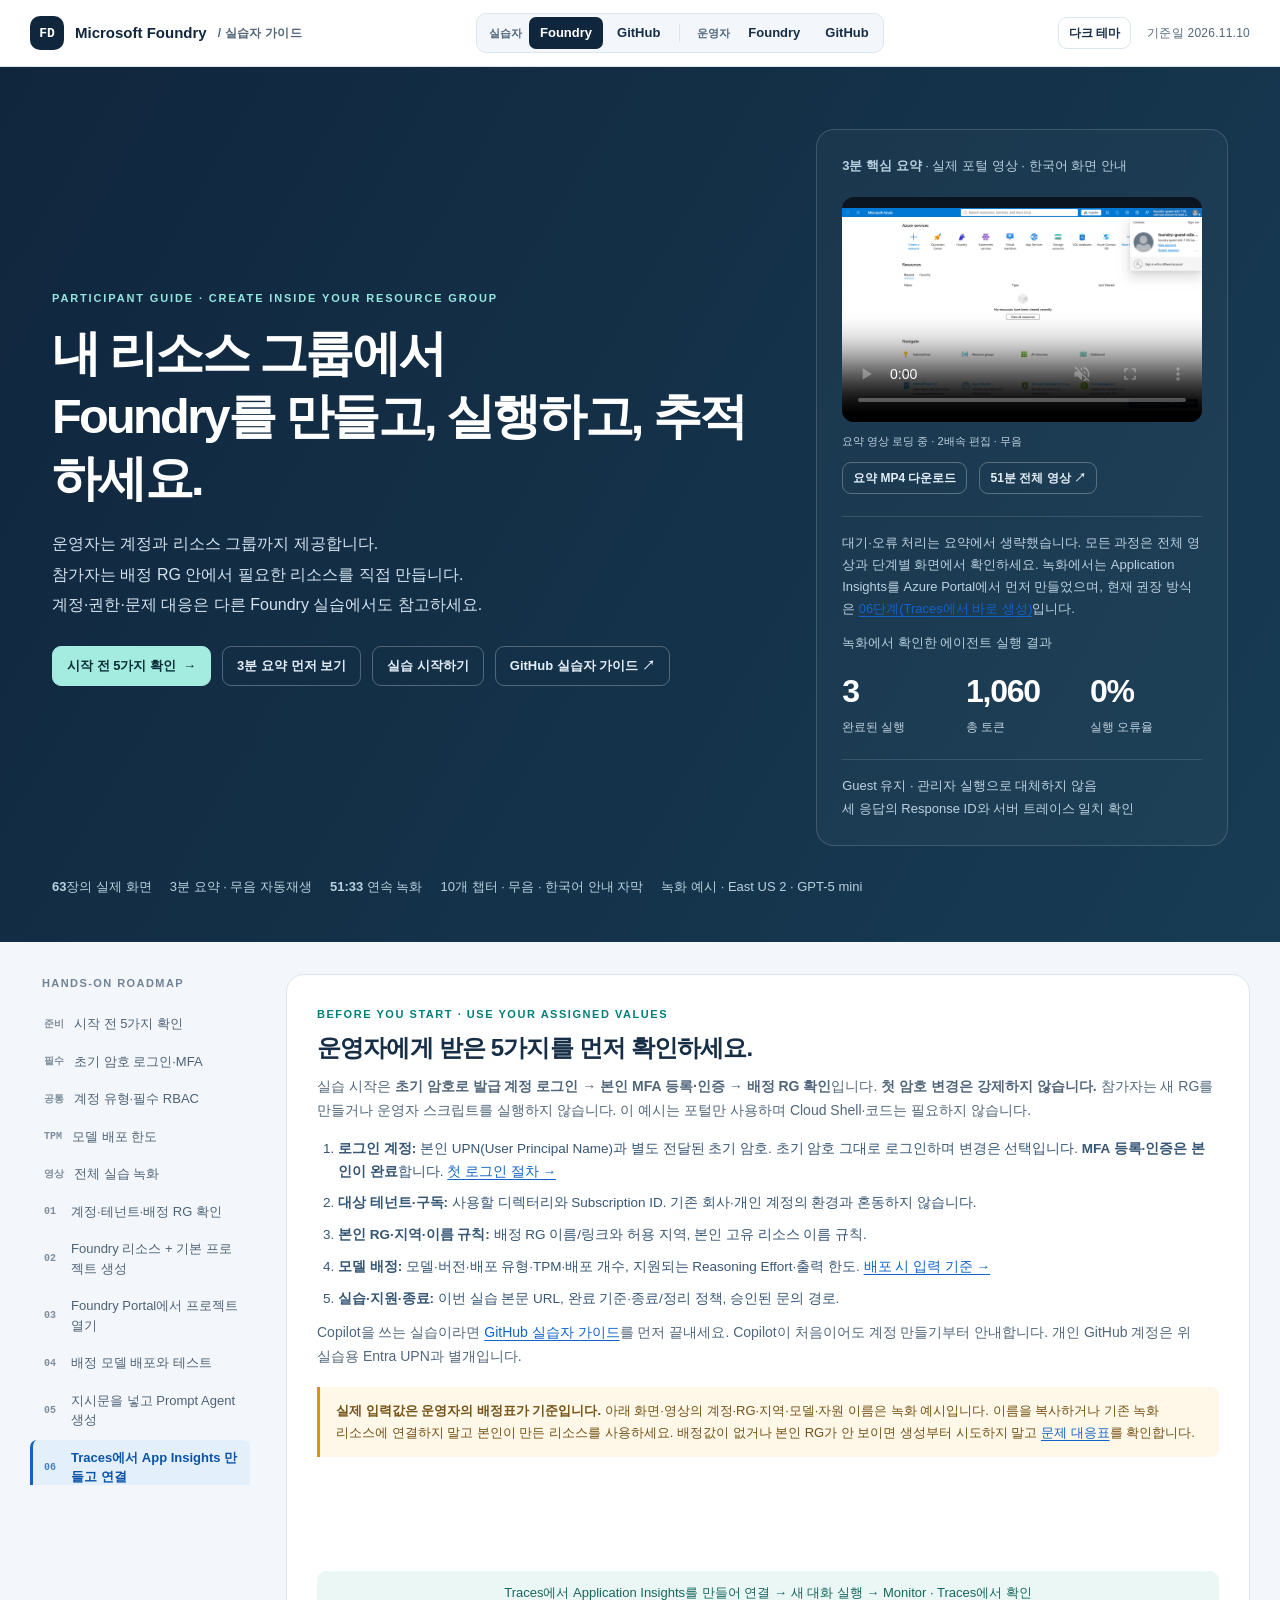
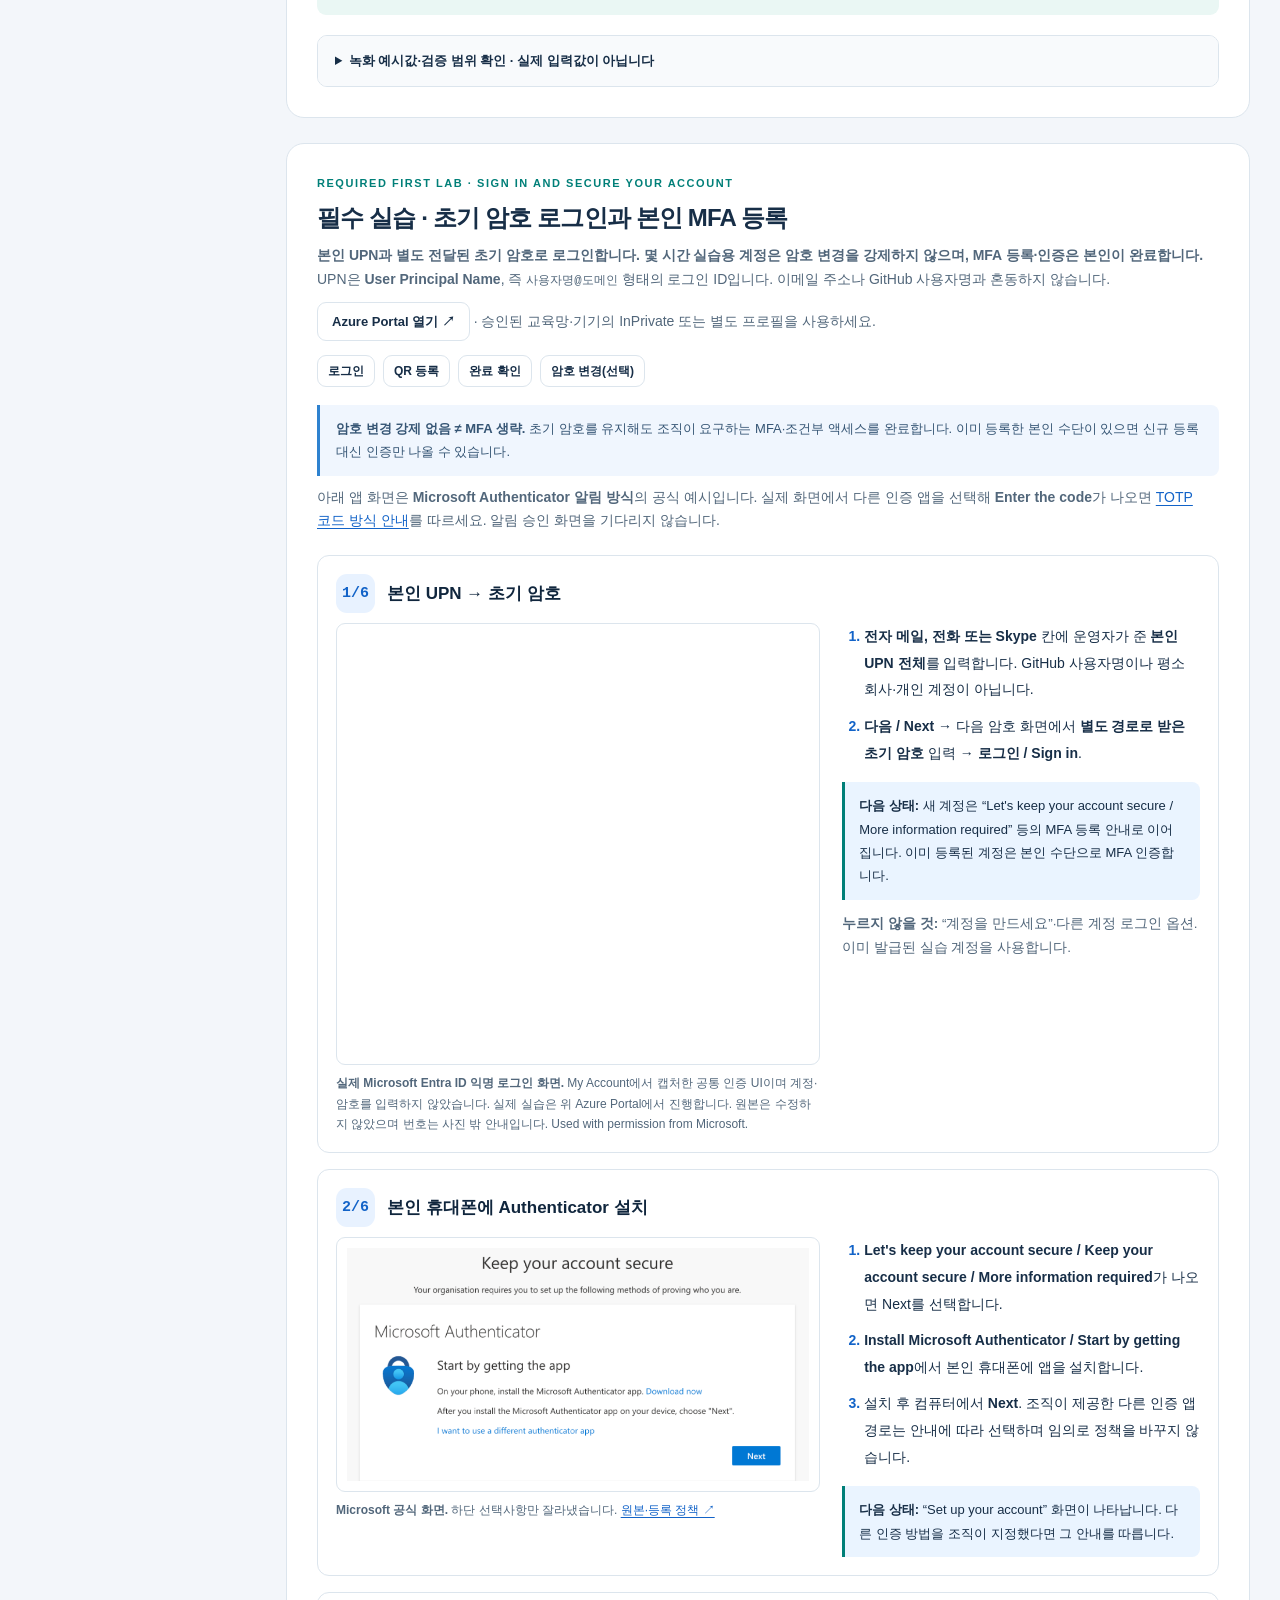
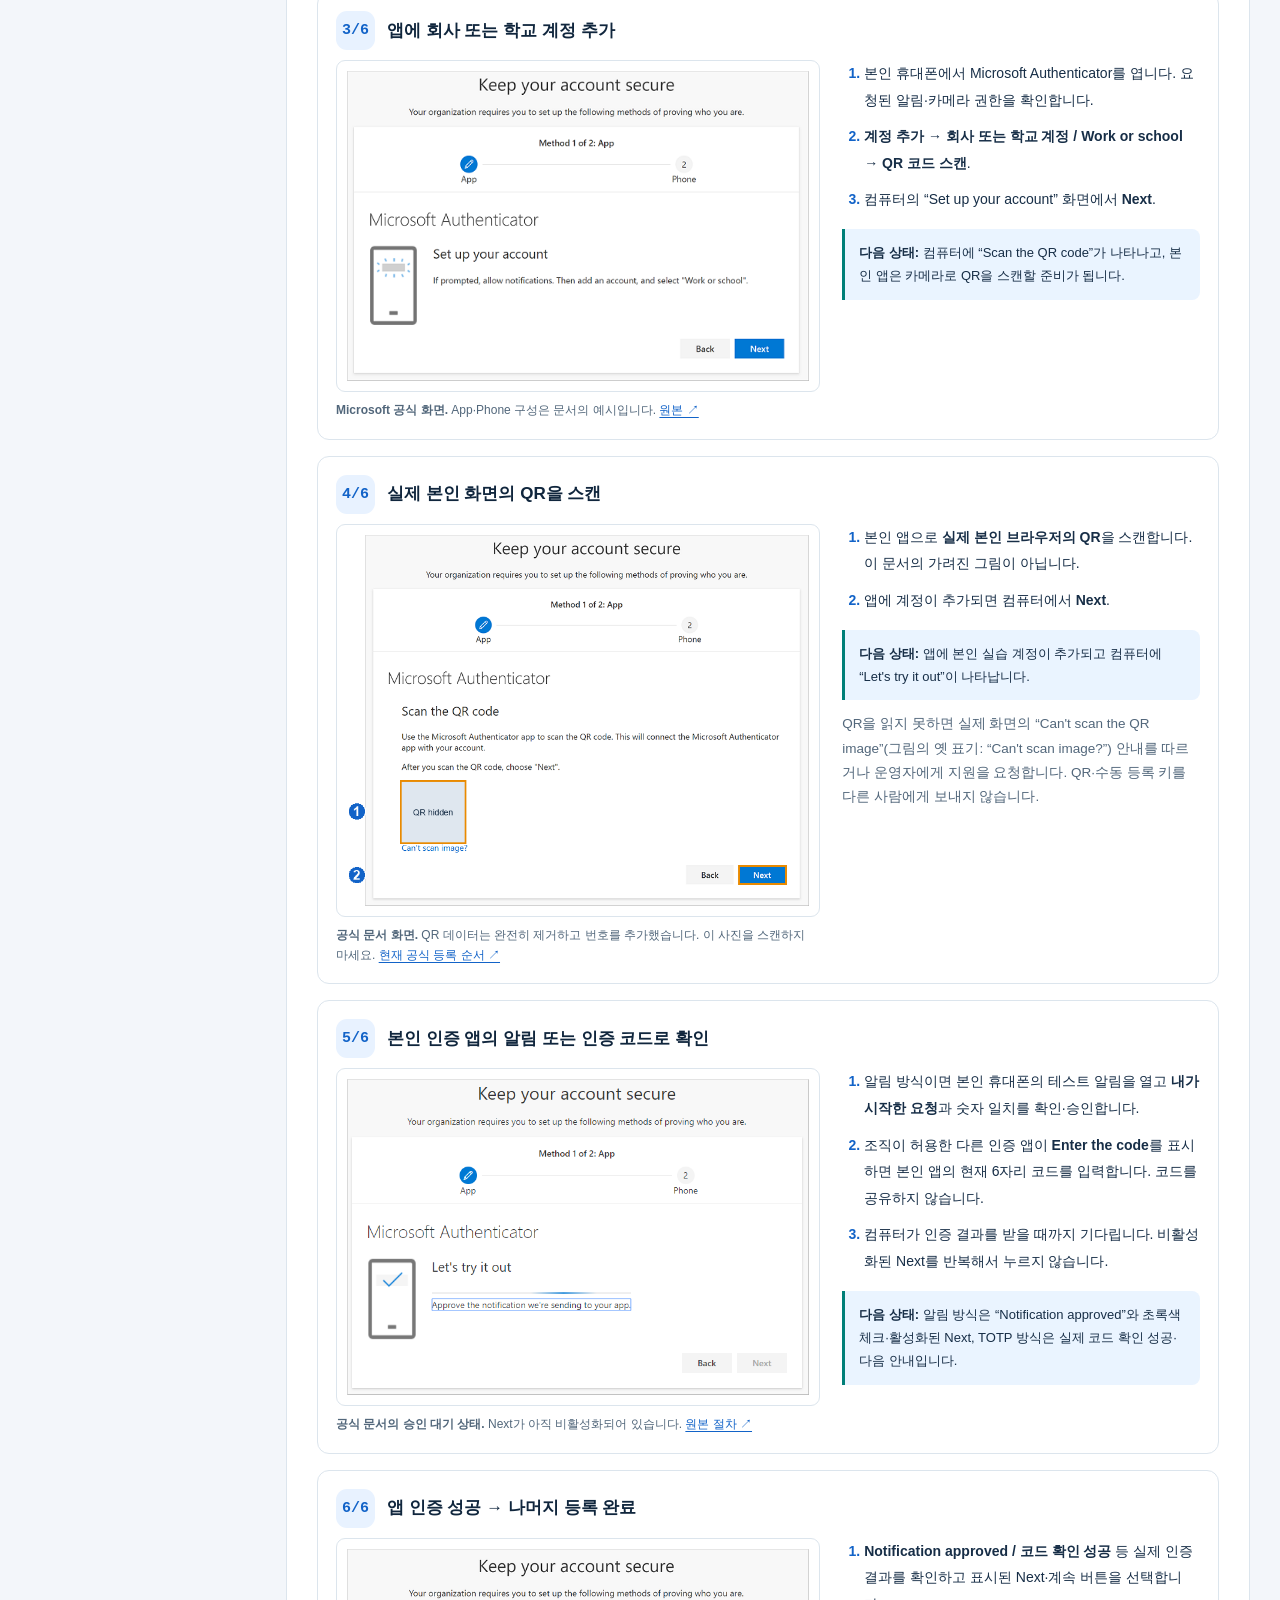
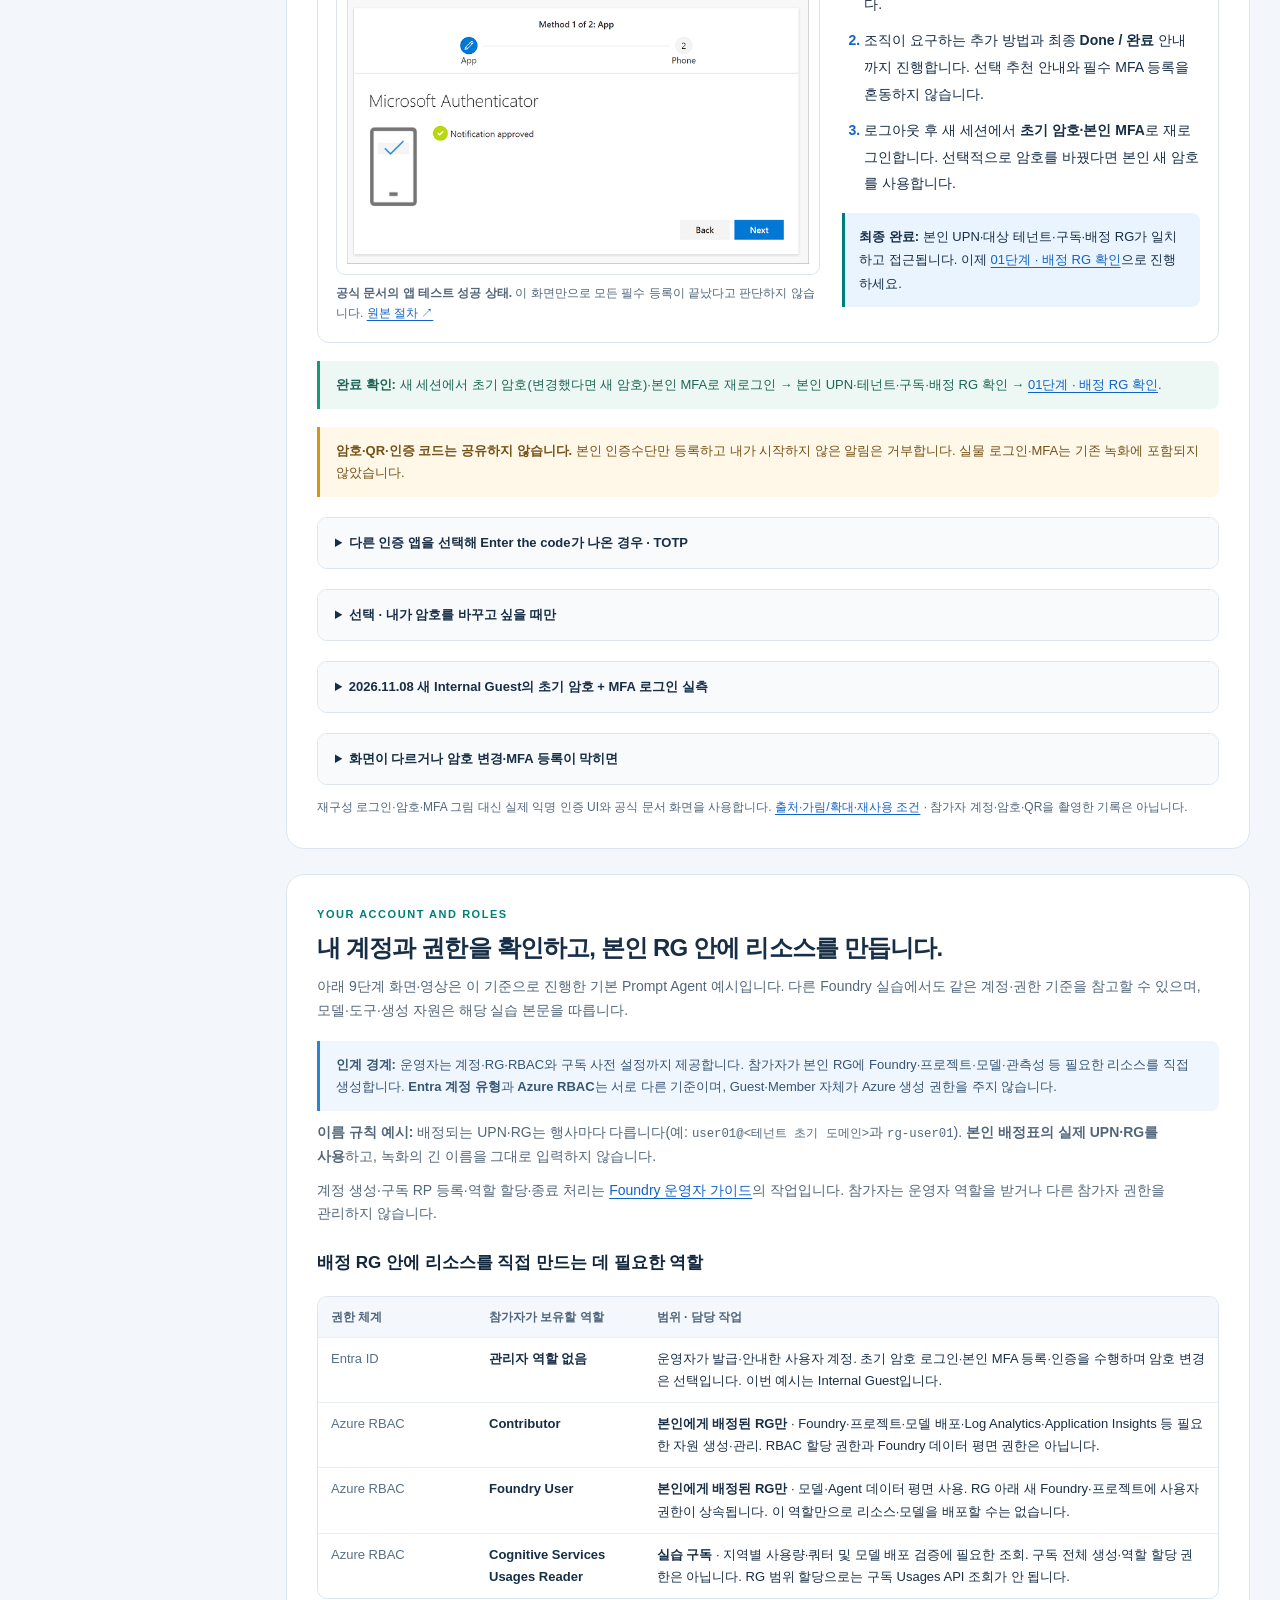
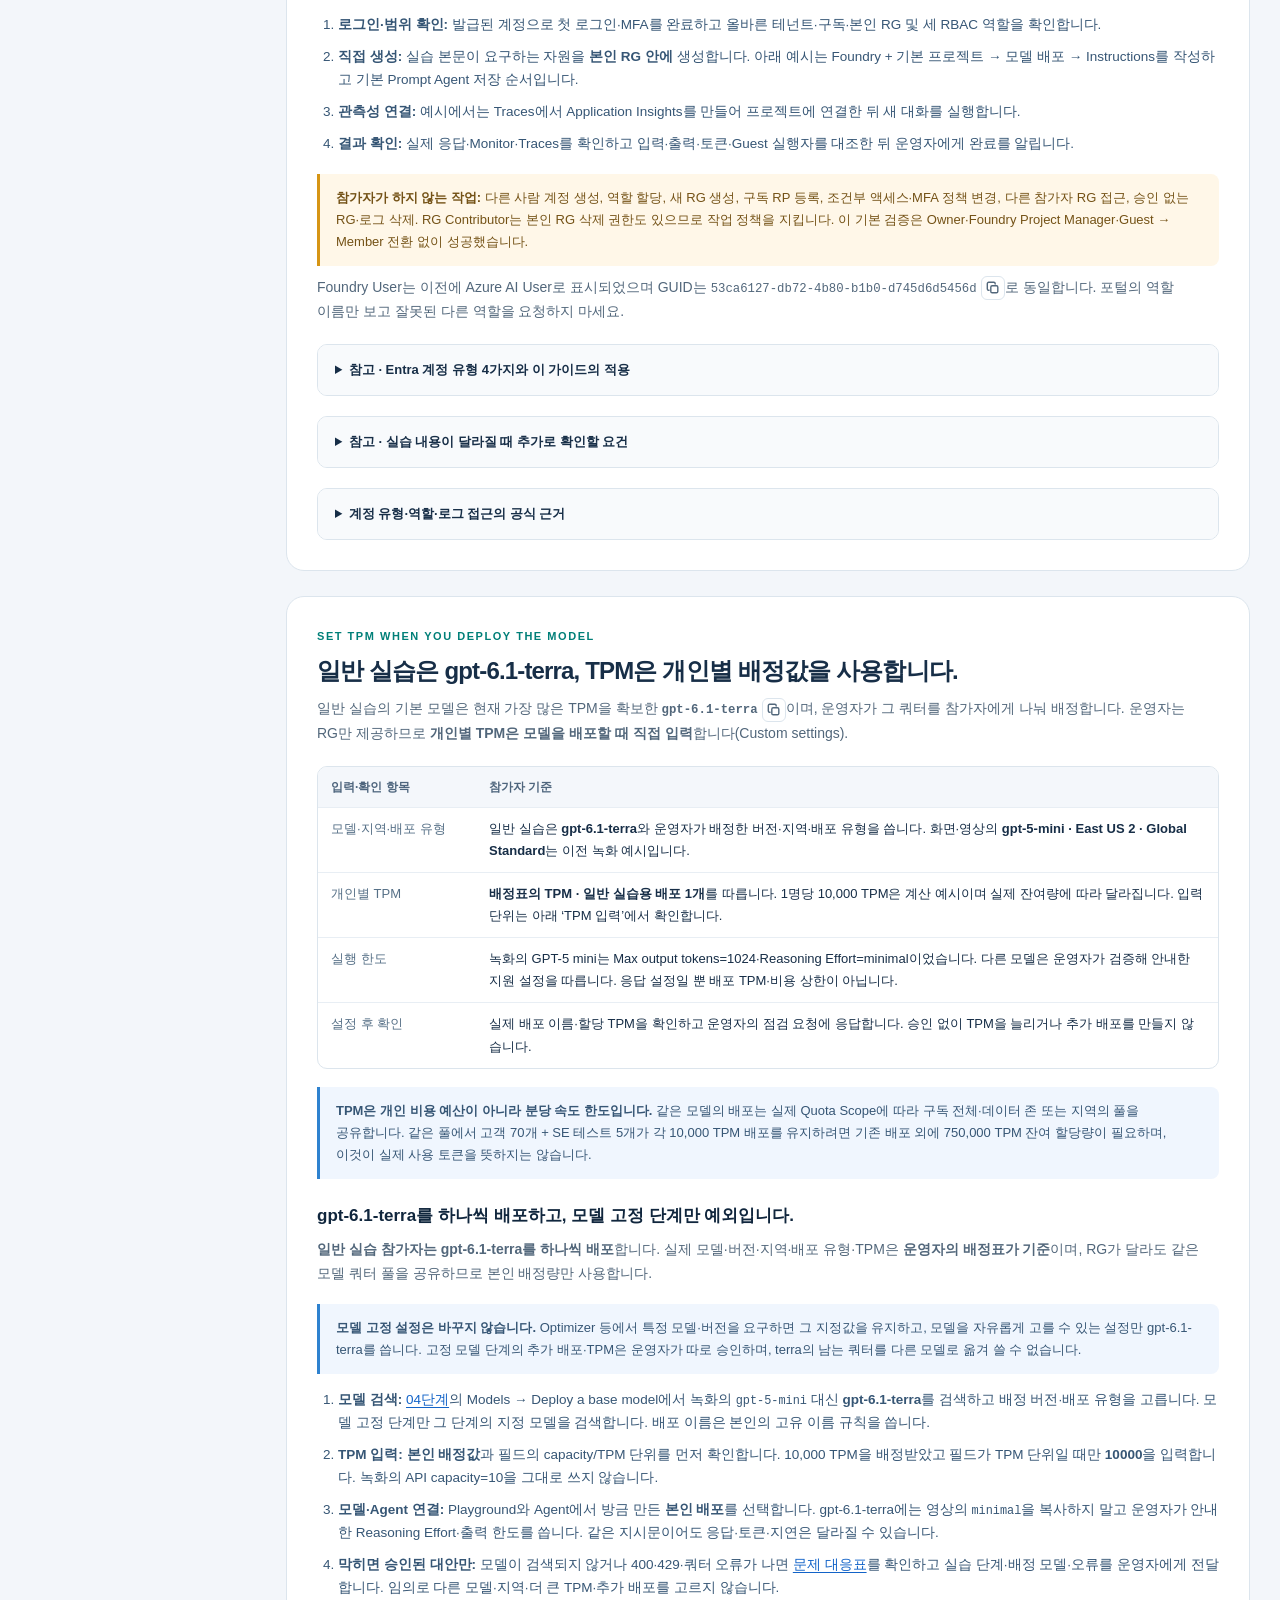
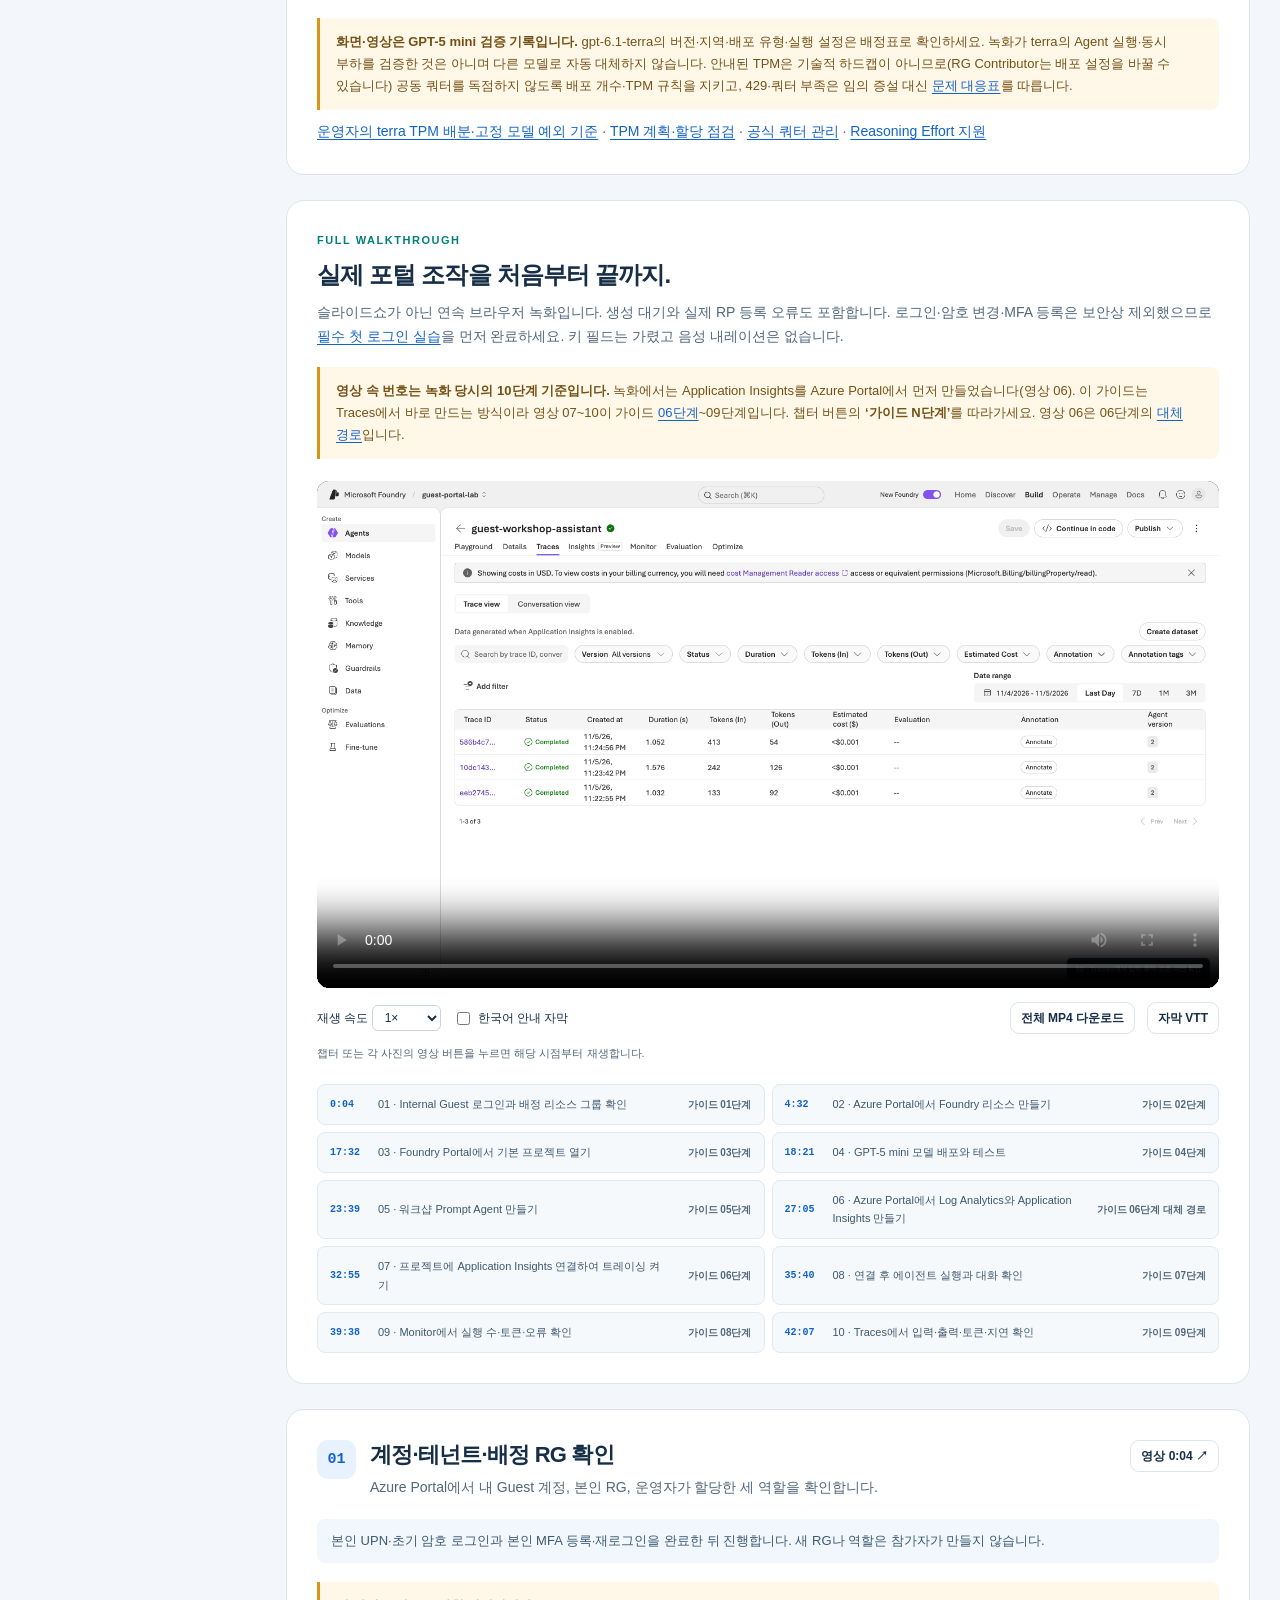
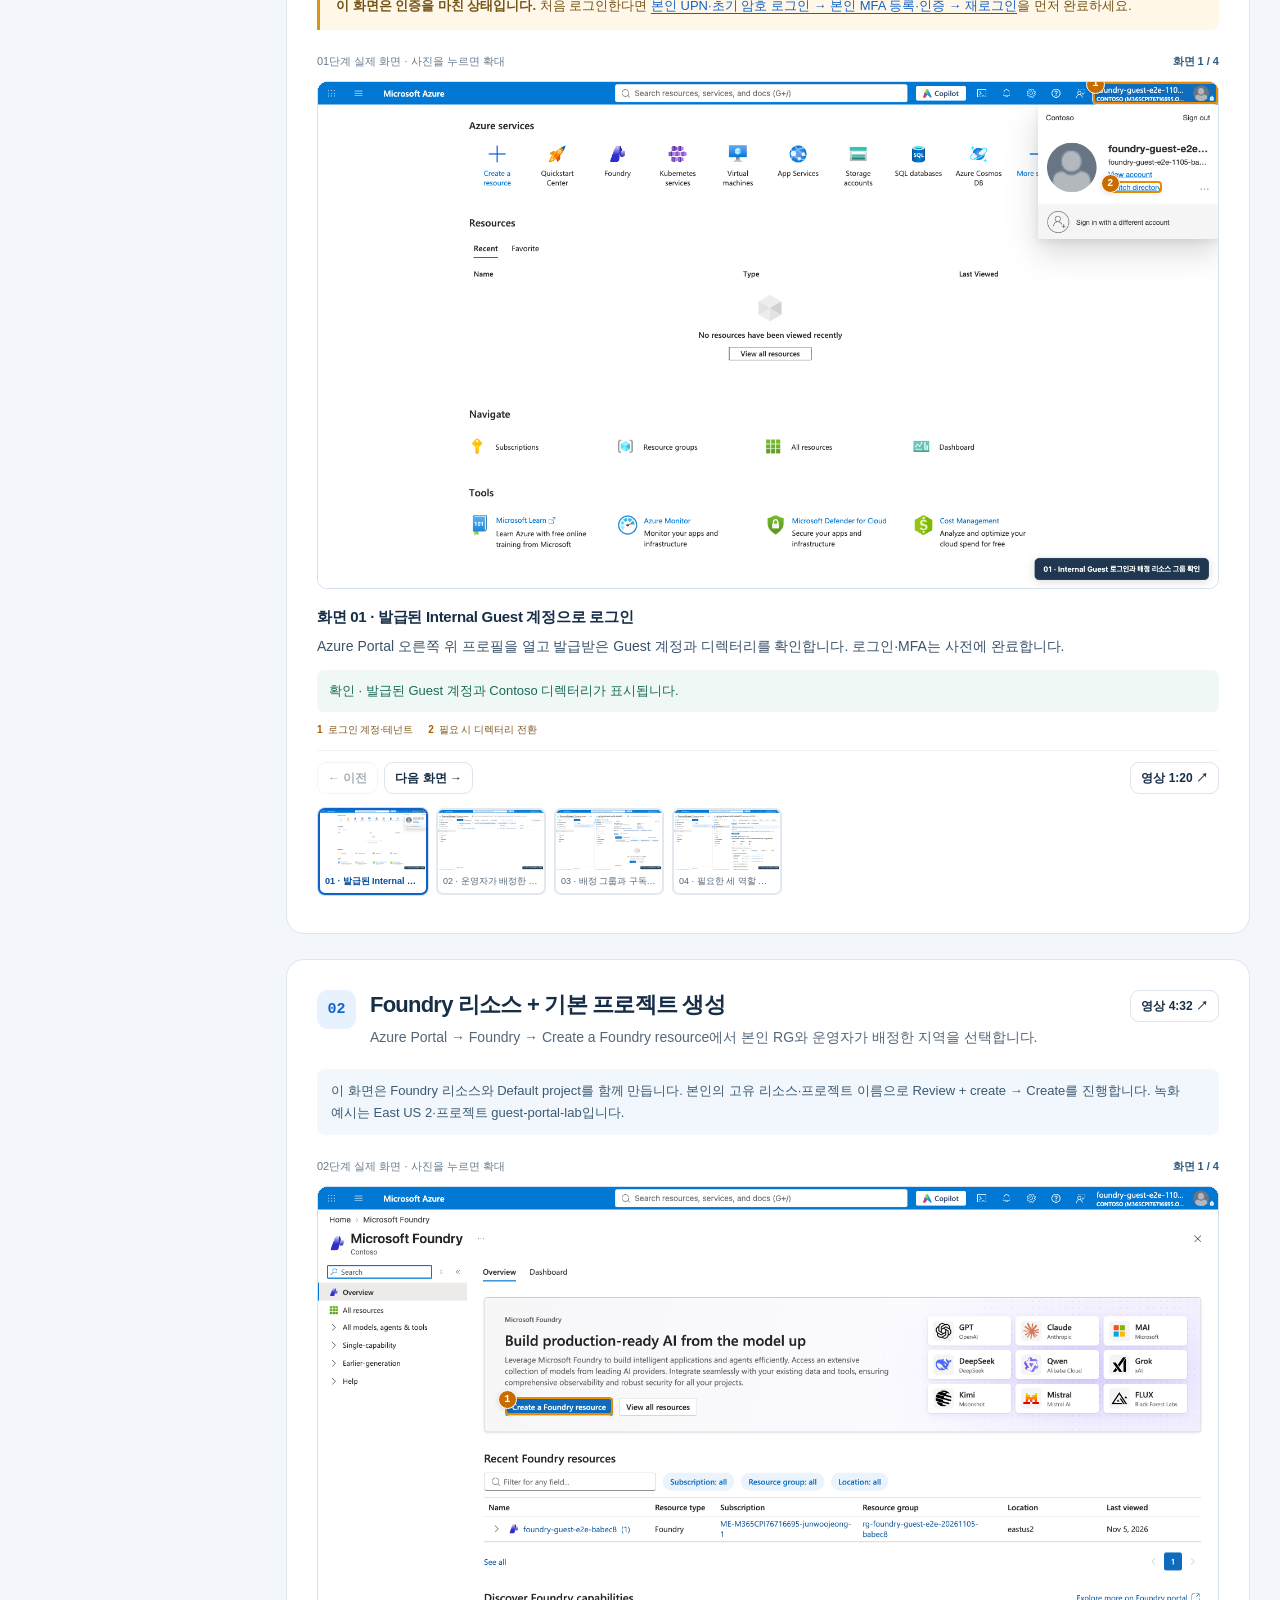
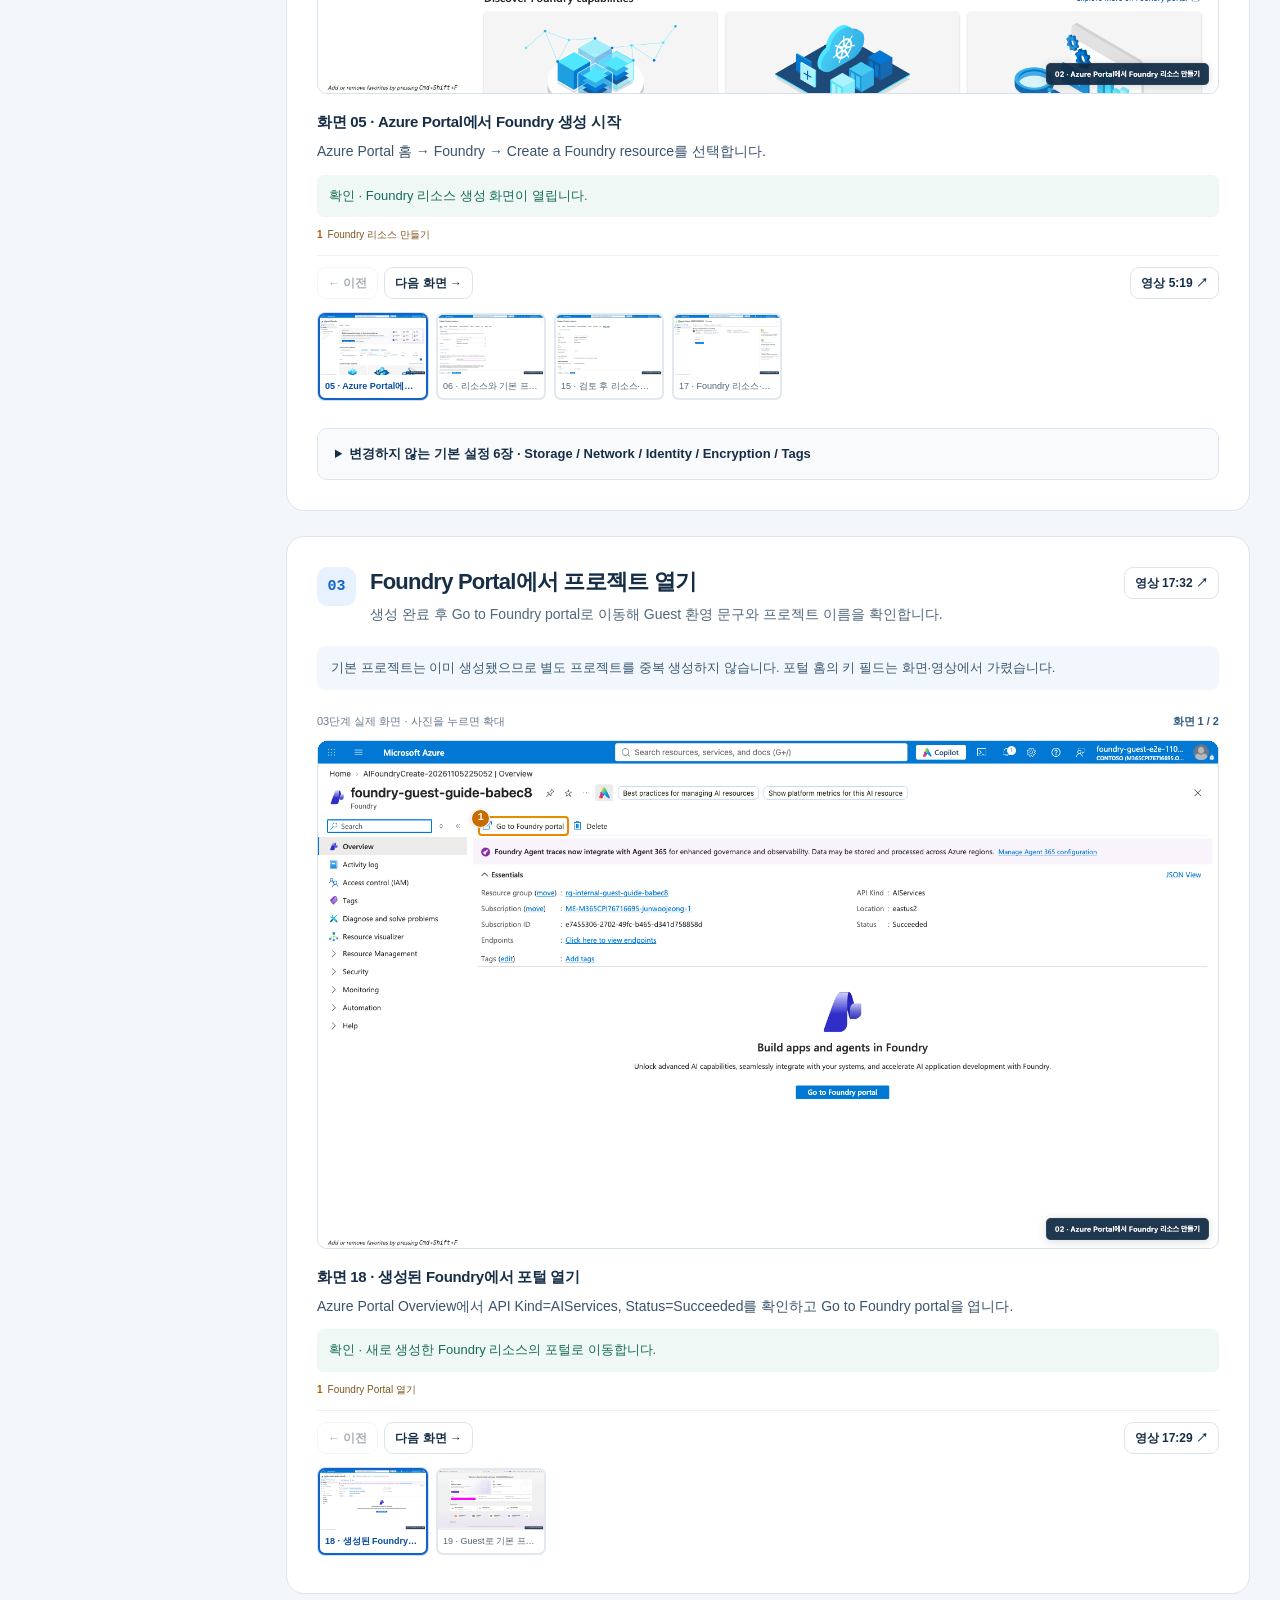
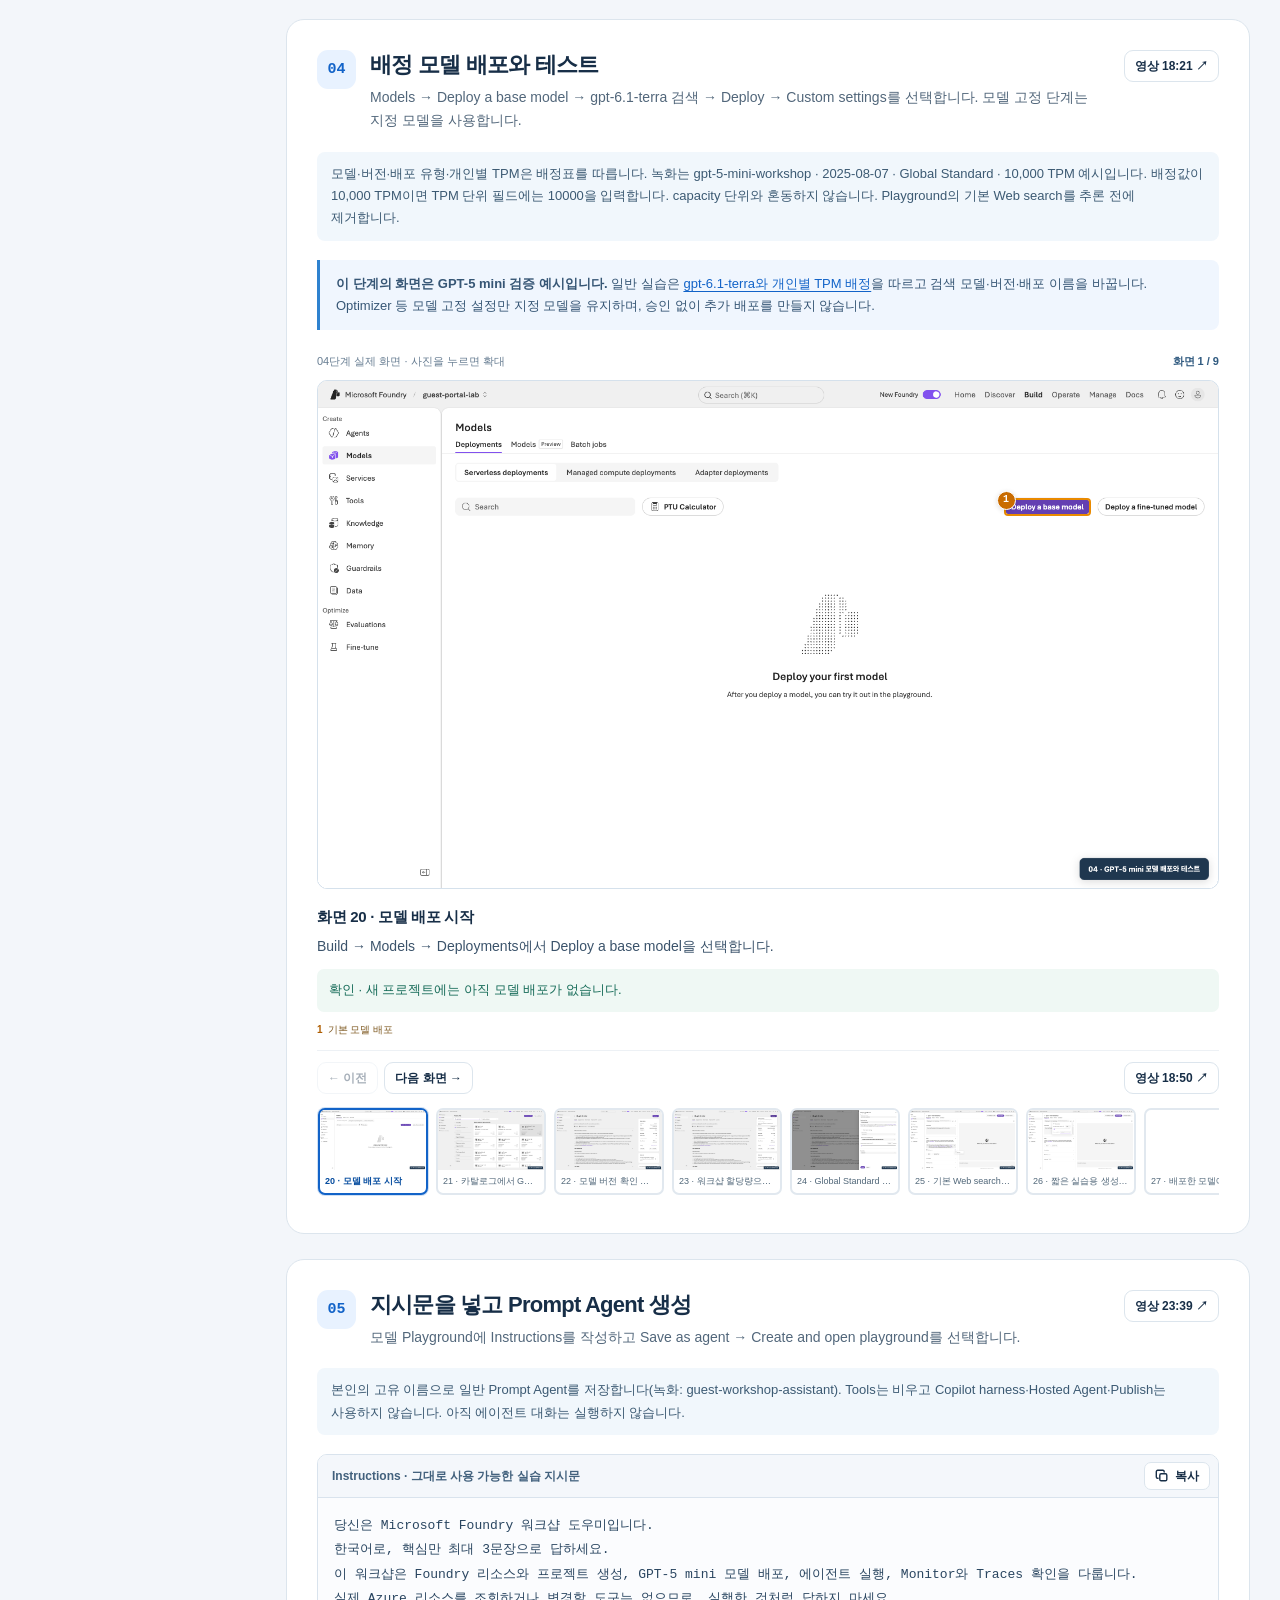
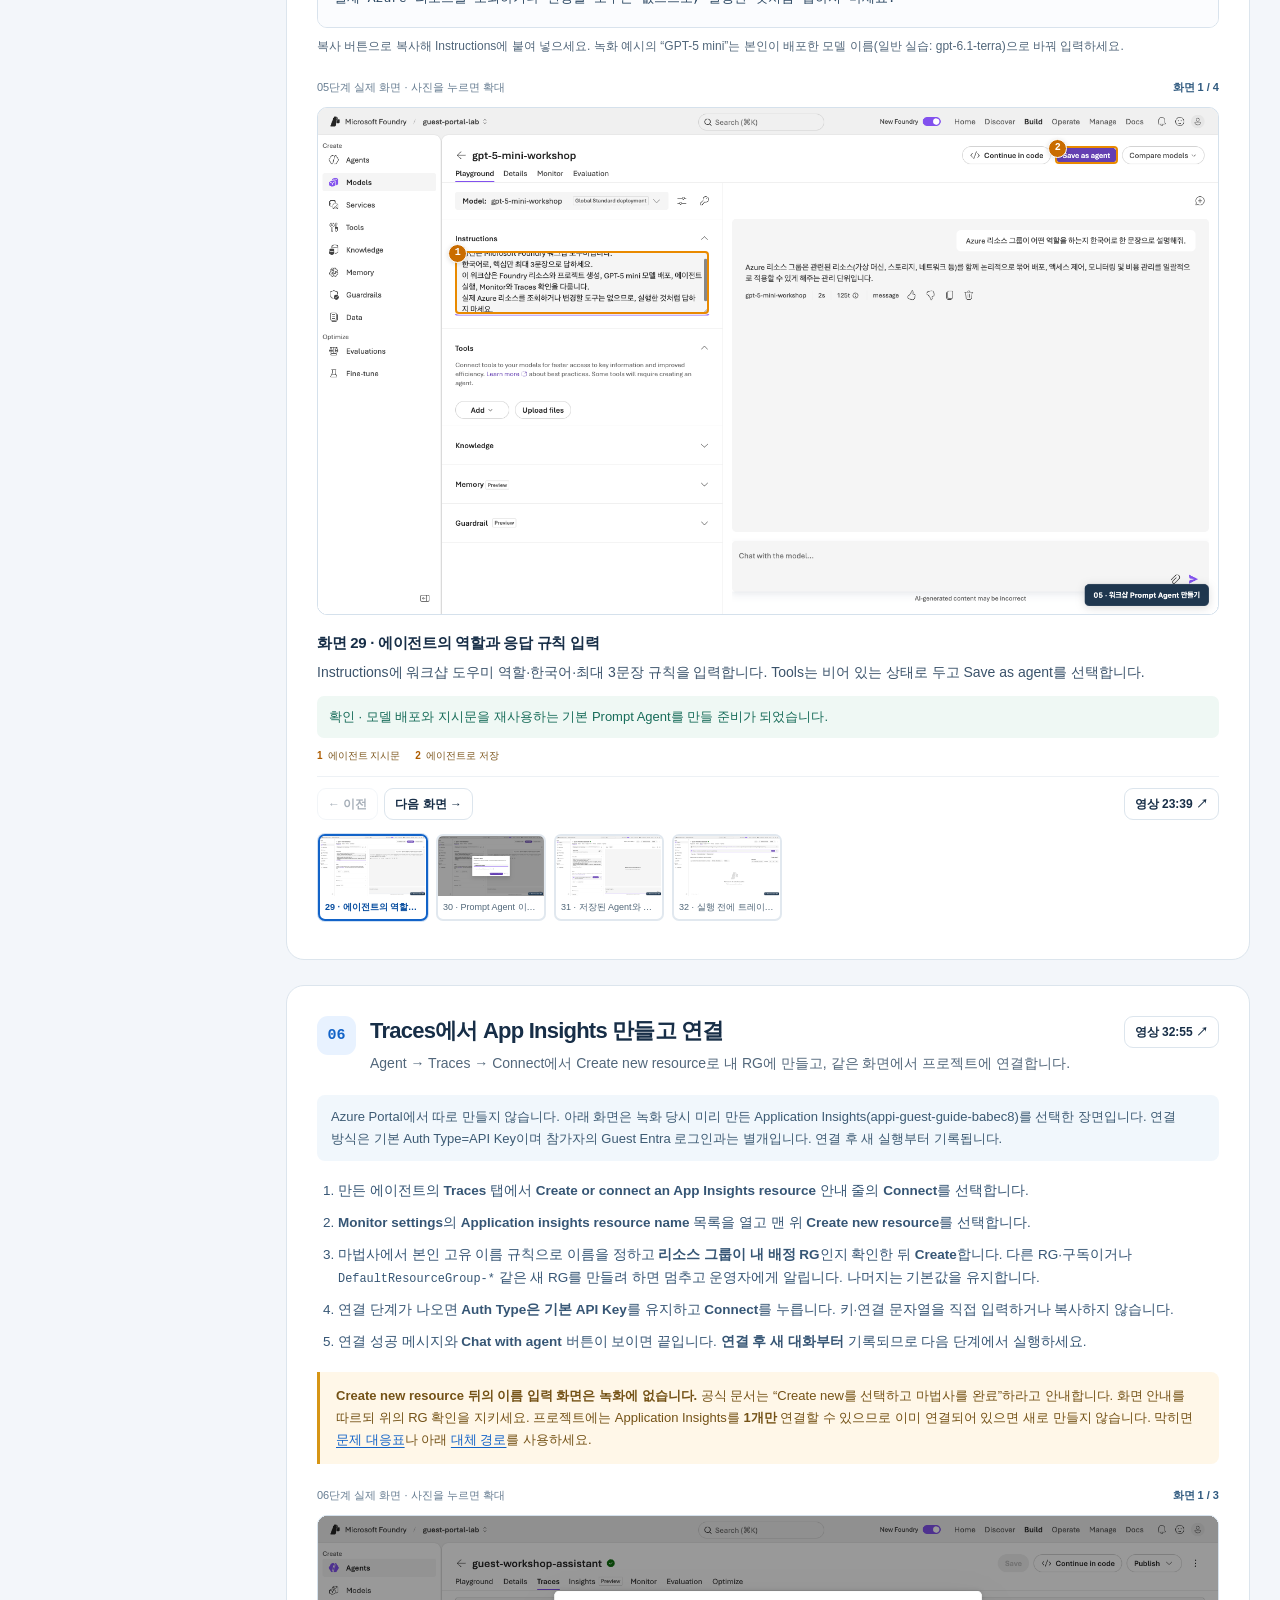
<file: index.html>
<!doctype html>
<html lang="ko">
<head>
  <meta charset="utf-8">
  <meta name="viewport" content="width=device-width, initial-scale=1">
  <link rel="icon" href="data:image/svg+xml,%3Csvg%20xmlns='http://www.w3.org/2000/svg'%20viewBox='0%200%2040%2040'%3E%3Crect%20width='40'%20height='40'%20rx='10'%20fill='%2310263d'/%3E%3Ctext%20x='20'%20y='26'%20text-anchor='middle'%20fill='white'%20font-family='sans-serif'%20font-size='16'%20font-weight='700'%3EFD%3C/text%3E%3C/svg%3E">
  <meta name="description" content="Microsoft Foundry 실습자 가이드. 첫 로그인·MFA, 본인 RG의 Contributor·Foundry User와 구독 Usages Reader, 모델 배포 TPM, Traces에서 Application Insights 연결까지 실제 포털 화면으로 안내합니다.">
  <title>Microsoft Foundry · 실습자 가이드</title>
  <script src="assets/theme.js"></script>
  <link rel="stylesheet" href="assets/guide.css">
</head>
<body>
  <a class="skip" href="#main">실습 본문으로 이동</a>
  <header class="topbar">
    <div class="topbar-inner">
      <a class="brand" href="#top"><span class="brand-mark" aria-hidden="true">FD</span> Microsoft Foundry <span class="top-meta">/ 실습자 가이드</span></a>
      <nav class="guide-switch" aria-label="가이드 선택">
        <span class="group-label">실습자</span><a href="index.html" aria-current="page">Foundry</a><a href="github-copilot.html">GitHub</a>
        <span class="sep" aria-hidden="true"></span>
        <span class="group-label">운영자</span><a href="operator.html">Foundry</a><a href="github-copilot-operator.html">GitHub</a>
      </nav>
      <div class="topbar-tools">
        <button class="button small theme-toggle" id="theme-toggle" type="button" aria-pressed="false">다크 테마</button>
        <span class="top-meta">기준일 2026.11.10</span>
      </div>
      <span class="sr-only" id="theme-status" role="status"></span>
    </div>
  </header>

  <div class="hero" id="top">
    <div class="hero-inner">
      <div class="hero-grid">
        <div>
          <div class="eyebrow">PARTICIPANT GUIDE · CREATE INSIDE YOUR RESOURCE GROUP</div>
          <h1>내 리소스 그룹에서<br>Foundry를 만들고, 실행하고, 추적하세요.</h1>
          <p class="hero-lead">운영자는 계정과 리소스 그룹까지 제공합니다.<br>참가자는 배정 RG 안에서 필요한 리소스를 직접 만듭니다.<br>계정·권한·문제 대응은 다른 Foundry 실습에서도 참고하세요.</p>
          <div class="hero-actions">
            <a class="button primary" href="#prepare">시작 전 5가지 확인 <span aria-hidden="true">→</span></a>
            <a class="button dark" href="#summary">3분 요약 먼저 보기</a>
            <a class="button dark" href="#first-sign-in">실습 시작하기</a>
            <a class="button dark" href="github-copilot.html">GitHub 실습자 가이드 ↗</a>
          </div>
        </div>
        <div class="proof" id="summary">
          <p class="proof-label"><strong>3분 핵심 요약</strong> · 실제 포털 영상 · 한국어 화면 안내</p>
          <div class="video-frame">
            <video id="summary-video" controls autoplay muted playsinline preload="metadata" poster="assets/screenshots/01-guest-sign-in.png" aria-label="3분 핵심 요약 · 무음 자동재생">
              <source src="assets/video/summary-walkthrough.mp4" type="video/mp4">
              MP4 재생을 지원하는 브라우저에서 열거나 요약 MP4를 내려받으세요.
            </video>
          </div>
          <p class="summary-status" id="summary-status" role="status">요약 영상 로딩 중 · 2배속 편집 · 무음</p>
          <div class="summary-links">
            <a class="button dark small" href="assets/video/summary-walkthrough.mp4" download>요약 MP4 다운로드</a>
            <a class="button dark small" href="#video">51분 전체 영상 ↗</a>
          </div>
          <p class="proof-note">대기·오류 처리는 요약에서 생략했습니다. 모든 과정은 전체 영상과 단계별 화면에서 확인하세요. 녹화에서는 Application Insights를 Azure Portal에서 먼저 만들었으며, 현재 권장 방식은 <a href="#step-connect">06단계(Traces에서 바로 생성)</a>입니다.</p>
          <p class="proof-label">녹화에서 확인한 에이전트 실행 결과</p>
          <div class="stats">
            <div class="stat"><strong id="hero-runs">3</strong><span>완료된 실행</span></div>
            <div class="stat"><strong id="hero-tokens">1,060</strong><span>총 토큰</span></div>
            <div class="stat"><strong>0%</strong><span>실행 오류율</span></div>
          </div>
          <p class="proof-note">Guest 유지 · 관리자 실행으로 대체하지 않음<br>세 응답의 Response ID와 서버 트레이스 일치 확인</p>
        </div>
      </div>
      <div class="hero-meta">
        <span><b id="shot-count">63</b>장의 실제 화면</span>
        <span>3분 요약 · 무음 자동재생</span>
        <span><b id="duration-label">51:33</b> 연속 녹화</span>
        <span>10개 챕터 · 무음 · 한국어 안내 자막</span>
        <span>녹화 예시 · East US 2 · GPT-5 mini</span>
      </div>
    </div>
  </div>

  <div class="workspace">
    <aside aria-label="실습 목차">
      <p class="nav-title">HANDS-ON ROADMAP</p>
      <nav class="toc" id="toc" aria-label="페이지 목차">
        <a href="#prepare"><span class="nav-number">준비</span>시작 전 5가지 확인</a>
        <a href="#first-sign-in"><span class="nav-number">필수</span>초기 암호 로그인·MFA</a>
        <a href="#responsibilities"><span class="nav-number">공통</span>계정 유형·필수 RBAC</a>
        <a href="#model-quota"><span class="nav-number">TPM</span>모델 배포 한도</a>
        <a href="#video"><span class="nav-number">영상</span>전체 실습 녹화</a>
      </nav>
      <p class="sidebar-note">공통 계정·권한·문제 대응은 다른 실습에서도 참고할 수 있습니다.<br><br>사진 클릭 → 확대<br>작은 사진 → 다음 화면<br>영상 버튼 → 해당 시점 재생<br><br>이 HTML과 assets 폴더를 함께 보관하세요. CDN·빌드·웹 서버 없이 열 수 있습니다.</p>
    </aside>

    <main id="main">
      <noscript><p class="noscript">이 가이드는 로컬 JavaScript를 사용합니다. JavaScript를 켜거나 assets/screenshots의 원본 이미지와 assets/video/full-walkthrough.mp4를 직접 열어 주세요.</p></noscript>
      <div id="boot-error" class="boot-error" hidden role="alert"></div>
      <section class="panel observed-section" id="prepare">
        <p class="section-label">BEFORE YOU START · USE YOUR ASSIGNED VALUES</p>
        <h2>운영자에게 받은 5가지를 먼저 확인하세요.</h2>
        <p class="intro">실습 시작은 <strong>초기 암호로 발급 계정 로그인 → 본인 MFA 등록·인증 → 배정 RG 확인</strong>입니다. <strong>첫 암호 변경은 강제하지 않습니다.</strong> 참가자는 새 RG를 만들거나 운영자 스크립트를 실행하지 않습니다. 이 예시는 포털만 사용하며 Cloud Shell·코드는 필요하지 않습니다.</p>
        <ol class="task-list" aria-label="운영자에게 받을 다섯 가지">
          <li><strong>로그인 계정:</strong> 본인 UPN(User Principal Name)과 별도 전달된 초기 암호. 초기 암호 그대로 로그인하며 변경은 선택입니다. <strong>MFA 등록·인증은 본인이 완료</strong>합니다. <a href="#first-sign-in">첫 로그인 절차 →</a></li>
          <li><strong>대상 테넌트·구독:</strong> 사용할 디렉터리와 Subscription ID. 기존 회사·개인 계정의 환경과 혼동하지 않습니다.</li>
          <li><strong>본인 RG·지역·이름 규칙:</strong> 배정 RG 이름/링크와 허용 지역, 본인 고유 리소스 이름 규칙.</li>
          <li><strong>모델 배정:</strong> 모델·버전·배포 유형·TPM·배포 개수, 지원되는 Reasoning Effort·출력 한도. <a href="#model-quota">배포 시 입력 기준 →</a></li>
          <li><strong>실습·지원·종료:</strong> 이번 실습 본문 URL, 완료 기준·종료/정리 정책, 승인된 문의 경로.</li>
        </ol>
        <p class="intro">Copilot을 쓰는 실습이라면 <a href="github-copilot.html">GitHub 실습자 가이드</a>를 먼저 끝내세요. Copilot이 처음이어도 계정 만들기부터 안내합니다. 개인 GitHub 계정은 위 실습용 Entra UPN과 별개입니다.</p>
        <div class="notice warning"><strong>실제 입력값은 운영자의 배정표가 기준입니다.</strong> 아래 화면·영상의 계정·RG·지역·모델·자원 이름은 녹화 예시입니다. 이름을 복사하거나 기존 녹화 리소스에 연결하지 말고 본인이 만든 리소스를 사용하세요. 배정값이 없거나 본인 RG가 안 보이면 생성부터 시도하지 말고 <a href="#troubleshooting">문제 대응표</a>를 확인합니다.</div>
        <ol class="flow" aria-label="실습 구조">
          <li>배정 RG<small>운영자 준비</small></li>
          <li>Foundry + 프로젝트<small>Guest 생성</small></li>
          <li>모델 배포<small>배정 모델 1개</small></li>
          <li>에이전트<small>지시문 + 실행</small></li>
        </ol>
        <div class="flow-bottom">Traces에서 Application Insights를 만들어 연결 → 새 대화 실행 → Monitor · Traces에서 확인</div>
        <details>
          <summary>녹화 예시값·검증 범위 확인 · 실제 입력값이 아닙니다</summary>
          <div class="details-body">
            <div class="table-wrap">
              <table aria-label="녹화에 사용한 실습 값">
                <thead><tr><th>항목</th><th>녹화 예시</th></tr></thead>
                <tbody id="lab-values"></tbody>
              </table>
            </div>
            <p>녹화는 Internal Guest 1명의 기본 Prompt Agent 검증입니다. 고객 70명 + SE 테스트 5개·약 5시간의 동시 부하·쿼터·비용·정책 준비는 <a href="operator.html#preflight">운영자 필수 점검</a> 대상입니다. 10,000 TPM은 속도 한도이지 비용 상한이 아닙니다.</p>
            <p>녹화 계정에는 이전 E2E 테스트 RG 권한도 남아 있습니다. 실제 워크샵은 본인 배정 RG로 제한합니다. 다른 참가자의 RG·프로젝트가 보이거나 접근되면 사용하지 말고 운영자에게 알리세요.</p>
            <p>다른 실습에서는 본문이 지시하는 자원을 본인 RG에 생성하고, 추가 권한은 <a href="#role-profiles">기능별 요건</a>과 <a href="#troubleshooting">문제 대응표</a>를 참조합니다.</p>
          </div>
        </details>
      </section>
      <section class="panel observed-section" id="first-sign-in">
        <p class="section-label">REQUIRED FIRST LAB · SIGN IN AND SECURE YOUR ACCOUNT</p>
        <h2>필수 실습 · 초기 암호 로그인과 본인 MFA 등록</h2>
        <p class="intro"><strong>본인 UPN과 별도 전달된 초기 암호로 로그인합니다. 몇 시간 실습용 계정은 암호 변경을 강제하지 않으며, MFA 등록·인증은 본인이 완료합니다.</strong> UPN은 <strong>User Principal Name</strong>, 즉 <code>사용자명@도메인</code> 형태의 로그인 ID입니다. 이메일 주소나 GitHub 사용자명과 혼동하지 않습니다.</p>
        <p class="intro"><a class="button" href="https://portal.azure.com/" target="_blank" rel="noopener noreferrer">Azure Portal 열기 ↗</a> · 승인된 교육망·기기의 InPrivate 또는 별도 프로필을 사용하세요.</p>
        <div class="screen-shortcuts"><a class="button small" href="#signin-upn">로그인</a><a class="button small" href="#signin-qr">QR 등록</a><a class="button small" href="#signin-approved">완료 확인</a><a class="button small" href="#signin-password">암호 변경(선택)</a></div>
        <div class="notice"><strong>암호 변경 강제 없음 ≠ MFA 생략.</strong> 초기 암호를 유지해도 조직이 요구하는 MFA·조건부 액세스를 완료합니다. 이미 등록한 본인 수단이 있으면 신규 등록 대신 인증만 나올 수 있습니다.</div>
        <p class="intro">아래 앱 화면은 <strong>Microsoft Authenticator 알림 방식</strong>의 공식 예시입니다. 실제 화면에서 다른 인증 앱을 선택해 <strong>Enter the code</strong>가 나오면 <a href="#signin-totp">TOTP 코드 방식 안내</a>를 따르세요. 알림 승인 화면을 기다리지 않습니다.</p>
        <ol class="screen-grid screen-walkthrough" aria-label="로그인과 MFA를 완료하는 화면별 순서">
          <li class="screen-card" id="signin-upn">
            <div class="screen-header"><span class="stage-number">1/6</span><h3>본인 UPN → 초기 암호</h3></div>
            <div class="screen-body">
              <figure class="screen-figure">
                <a class="screen-side-frame" href="assets/onboarding/entra-sign-in.png" target="_blank" rel="noopener noreferrer" aria-label="실제 Microsoft Entra ID 로그인 입력칸 크게 보기"><span class="screen-image"><img src="assets/onboarding/entra-sign-in.png" width="500" height="620" loading="lazy" alt="실제 Microsoft 로그인 화면의 전자 메일 전화 또는 Skype 입력칸과 다음 버튼, 입력값은 비어 있음"><span class="screen-side-tag" style="top:18%">1</span><span class="screen-side-tag" style="top:39%">2</span></span></a>
                <figcaption><strong>실제 Microsoft Entra ID 익명 로그인 화면.</strong> My Account에서 캡처한 공통 인증 UI이며 계정·암호를 입력하지 않았습니다. 실제 실습은 위 Azure Portal에서 진행합니다. 원본은 수정하지 않았으며 번호는 사진 밖 안내입니다. Used with permission from Microsoft.</figcaption>
              </figure>
              <div class="screen-instructions">
                <ol class="field-steps">
                  <li><strong>전자 메일, 전화 또는 Skype</strong> 칸에 운영자가 준 <strong>본인 UPN 전체</strong>를 입력합니다. GitHub 사용자명이나 평소 회사·개인 계정이 아닙니다.</li>
                  <li><strong>다음 / Next</strong> → 다음 암호 화면에서 <strong>별도 경로로 받은 초기 암호</strong> 입력 → <strong>로그인 / Sign in</strong>.</li>
                </ol>
                <p class="screen-check"><strong>다음 상태:</strong> 새 계정은 “Let's keep your account secure / More information required” 등의 MFA 등록 안내로 이어집니다. 이미 등록된 계정은 본인 수단으로 MFA 인증합니다.</p>
                <p class="screen-action"><strong>누르지 않을 것:</strong> “계정을 만드세요”·다른 계정 로그인 옵션. 이미 발급된 실습 계정을 사용합니다.</p>
              </div>
            </div>
          </li>
          <li class="screen-card">
            <div class="screen-header"><span class="stage-number">2/6</span><h3>본인 휴대폰에 Authenticator 설치</h3></div>
            <div class="screen-body">
              <figure class="screen-figure">
                <a href="assets/onboarding/mfa-get-app.png" target="_blank" rel="noopener noreferrer" aria-label="공식 Authenticator 설치 화면 크게 보기"><img src="assets/onboarding/mfa-get-app.png" width="894" height="450" loading="lazy" alt="Microsoft 공식 Start by getting the app 화면의 Download now와 Next 버튼"></a>
                <figcaption><strong>Microsoft 공식 화면.</strong> 하단 선택사항만 잘라냈습니다. <a href="https://learn.microsoft.com/entra/identity/authentication/concept-registration-mfa-sspr-combined" target="_blank" rel="noopener noreferrer">원본·등록 정책 ↗</a></figcaption>
              </figure>
              <div class="screen-instructions">
                <ol class="field-steps"><li><strong>Let's keep your account secure / Keep your account secure / More information required</strong>가 나오면 Next를 선택합니다.</li><li><strong>Install Microsoft Authenticator / Start by getting the app</strong>에서 본인 휴대폰에 앱을 설치합니다.</li><li>설치 후 컴퓨터에서 <strong>Next</strong>. 조직이 제공한 다른 인증 앱 경로는 안내에 따라 선택하며 임의로 정책을 바꾸지 않습니다.</li></ol>
                <p class="screen-check"><strong>다음 상태:</strong> “Set up your account” 화면이 나타납니다. 다른 인증 방법을 조직이 지정했다면 그 안내를 따릅니다.</p>
              </div>
            </div>
          </li>
          <li class="screen-card">
            <div class="screen-header"><span class="stage-number">3/6</span><h3>앱에 회사 또는 학교 계정 추가</h3></div>
            <div class="screen-body">
              <figure class="screen-figure">
                <a href="assets/onboarding/mfa-add-account.png" target="_blank" rel="noopener noreferrer" aria-label="공식 Authenticator 계정 추가 안내 크게 보기"><img src="assets/onboarding/mfa-add-account.png" width="600" height="403" loading="lazy" alt="Microsoft 공식 Set up your account 화면에서 Work or school 계정 추가 후 Next를 선택하는 안내"></a>
                <figcaption><strong>Microsoft 공식 화면.</strong> App·Phone 구성은 문서의 예시입니다. <a href="https://learn.microsoft.com/entra/identity/authentication/howto-registration-mfa-sspr-combined" target="_blank" rel="noopener noreferrer">원본 ↗</a></figcaption>
              </figure>
              <div class="screen-instructions">
                <ol class="field-steps"><li>본인 휴대폰에서 Microsoft Authenticator를 엽니다. 요청된 알림·카메라 권한을 확인합니다.</li><li><strong>계정 추가 → 회사 또는 학교 계정 / Work or school → QR 코드 스캔</strong>.</li><li>컴퓨터의 “Set up your account” 화면에서 <strong>Next</strong>.</li></ol>
                <p class="screen-check"><strong>다음 상태:</strong> 컴퓨터에 “Scan the QR code”가 나타나고, 본인 앱은 카메라로 QR을 스캔할 준비가 됩니다.</p>
              </div>
            </div>
          </li>
          <li class="screen-card" id="signin-qr">
            <div class="screen-header"><span class="stage-number">4/6</span><h3>실제 본인 화면의 QR을 스캔</h3></div>
            <div class="screen-body">
              <figure class="screen-figure">
                <a href="assets/onboarding/mfa-qr-masked.png" target="_blank" rel="noopener noreferrer" aria-label="공식 QR 등록 화면 크게 보기, QR 정보는 가림"><img src="assets/onboarding/mfa-qr-masked.png" width="770" height="618" loading="lazy" alt="실제 공식 Scan the QR code 화면에서 QR 전체를 가리고 QR 영역과 Next에 1과 2 번호를 표시"></a>
                <figcaption><strong>공식 문서 화면.</strong> QR 데이터는 완전히 제거하고 번호를 추가했습니다. 이 사진을 스캔하지 마세요. <a href="https://support.microsoft.com/en-us/accounts-billing/work-school/set-up-security-info-from-a-sign-in-page" target="_blank" rel="noopener noreferrer">현재 공식 등록 순서 ↗</a></figcaption>
              </figure>
              <div class="screen-instructions">
                <ol class="field-steps"><li>본인 앱으로 <strong>실제 본인 브라우저의 QR</strong>을 스캔합니다. 이 문서의 가려진 그림이 아닙니다.</li><li>앱에 계정이 추가되면 컴퓨터에서 <strong>Next</strong>.</li></ol>
                <p class="screen-check"><strong>다음 상태:</strong> 앱에 본인 실습 계정이 추가되고 컴퓨터에 “Let's try it out”이 나타납니다.</p>
                <p class="screen-action">QR을 읽지 못하면 실제 화면의 “Can't scan the QR image”(그림의 옛 표기: “Can't scan image?”) 안내를 따르거나 운영자에게 지원을 요청합니다. QR·수동 등록 키를 다른 사람에게 보내지 않습니다.</p>
              </div>
            </div>
          </li>
          <li class="screen-card">
            <div class="screen-header"><span class="stage-number">5/6</span><h3>본인 인증 앱의 알림 또는 인증 코드로 확인</h3></div>
            <div class="screen-body">
              <figure class="screen-figure">
                <a href="assets/onboarding/mfa-test-pending.png" target="_blank" rel="noopener noreferrer" aria-label="공식 MFA 테스트 승인 대기 화면 크게 보기"><img src="assets/onboarding/mfa-test-pending.png" width="739" height="505" loading="lazy" alt="공식 Let's try it out 화면의 Approve the notification 문구와 비활성화된 Next 버튼"></a>
                <figcaption><strong>공식 문서의 승인 대기 상태.</strong> Next가 아직 비활성화되어 있습니다. <a href="https://support.microsoft.com/en-us/accounts-billing/work-school/set-up-security-info-from-a-sign-in-page" target="_blank" rel="noopener noreferrer">원본 절차 ↗</a></figcaption>
              </figure>
              <div class="screen-instructions">
                <ol class="field-steps"><li>알림 방식이면 본인 휴대폰의 테스트 알림을 열고 <strong>내가 시작한 요청</strong>과 숫자 일치를 확인·승인합니다.</li><li>조직이 허용한 다른 인증 앱이 <strong>Enter the code</strong>를 표시하면 본인 앱의 현재 6자리 코드를 입력합니다. 코드를 공유하지 않습니다.</li><li>컴퓨터가 인증 결과를 받을 때까지 기다립니다. 비활성화된 Next를 반복해서 누르지 않습니다.</li></ol>
                <p class="screen-check"><strong>다음 상태:</strong> 알림 방식은 “Notification approved”와 초록색 체크·활성화된 Next, TOTP 방식은 실제 코드 확인 성공·다음 안내입니다.</p>
              </div>
            </div>
          </li>
          <li class="screen-card" id="signin-approved">
            <div class="screen-header"><span class="stage-number">6/6</span><h3>앱 인증 성공 → 나머지 등록 완료</h3></div>
            <div class="screen-body">
              <figure class="screen-figure">
                <a href="assets/onboarding/mfa-test-approved.png" target="_blank" rel="noopener noreferrer" aria-label="공식 MFA 테스트 승인 성공 화면 크게 보기"><img src="assets/onboarding/mfa-test-approved.png" width="740" height="505" loading="lazy" alt="공식 Notification approved 초록색 체크와 활성화된 파란색 Next 버튼"></a>
                <figcaption><strong>공식 문서의 앱 테스트 성공 상태.</strong> 이 화면만으로 모든 필수 등록이 끝났다고 판단하지 않습니다. <a href="https://support.microsoft.com/en-us/accounts-billing/work-school/set-up-security-info-from-a-sign-in-page" target="_blank" rel="noopener noreferrer">원본 절차 ↗</a></figcaption>
              </figure>
              <div class="screen-instructions">
                <ol class="field-steps"><li><strong>Notification approved / 코드 확인 성공</strong> 등 실제 인증 결과를 확인하고 표시된 Next·계속 버튼을 선택합니다.</li><li>조직이 요구하는 추가 방법과 최종 <strong>Done / 완료</strong> 안내까지 진행합니다. 선택 추천 안내와 필수 MFA 등록을 혼동하지 않습니다.</li><li>로그아웃 후 새 세션에서 <strong>초기 암호·본인 MFA</strong>로 재로그인합니다. 선택적으로 암호를 바꿨다면 본인 새 암호를 사용합니다.</li></ol>
                <p class="screen-check"><strong>최종 완료:</strong> 본인 UPN·대상 테넌트·구독·배정 RG가 일치하고 접근됩니다. 이제 <a href="#step-account">01단계 · 배정 RG 확인</a>으로 진행하세요.</p>
              </div>
            </div>
          </li>
        </ol>
        <div class="notice success"><strong>완료 확인:</strong> 새 세션에서 초기 암호(변경했다면 새 암호)·본인 MFA로 재로그인 → 본인 UPN·테넌트·구독·배정 RG 확인 → <a href="#step-account">01단계 · 배정 RG 확인</a>.</div>
        <div class="notice warning"><strong>암호·QR·인증 코드는 공유하지 않습니다.</strong> 본인 인증수단만 등록하고 내가 시작하지 않은 알림은 거부합니다. 실물 로그인·MFA는 기존 녹화에 포함되지 않았습니다.</div>
        <details id="signin-totp">
          <summary>다른 인증 앱을 선택해 Enter the code가 나온 경우 · TOTP</summary>
          <div class="details-body">
            <p><strong>실제 조직 화면이 제공한 경우에만</strong> 사용합니다. 앱 설치 화면의 다른 인증 앱 선택 링크(공식 문서 표기: <strong>I want to use a different authenticator app</strong>)를 선택했다면 위 회사·학교 계정의 알림 설정 대신 다음 순서를 따릅니다.</p>
            <ol class="task-list">
              <li><strong>Set up your account in app:</strong> 본인 승인된 인증 앱에 실제 화면의 QR로 계정을 추가합니다. 수동 등록이 필요하면 본인 화면의 <strong>Copy name / Copy key</strong> 값을 본인 앱에만 입력합니다. QR·키를 촬영·제출하지 않습니다.</li>
              <li><strong>Enter the code:</strong> 본인 앱의 현재 <strong>6자리 코드</strong> 입력 → Next → 실제 성공 결과와 남은 필수 안내 확인. 알림 승인·Notification approved 화면은 나오지 않을 수 있습니다.</li>
              <li>새 세션에서 초기 암호(변경했다면 새 암호)와 본인 앱 코드를 사용해 재로그인합니다. 이미 TOTP로 MFA를 완료한 뒤 표시되는 선택 앱 추천은 필수 등록과 구분합니다. 방법이 없거나 차단되면 운영자에게 확인하며 정책을 우회하지 않습니다.</li>
            </ol>
            <p>11월 8일 새 테스트 Guest에서 확인한 방식은 이 <strong>Software OATH(TOTP)</strong>입니다. <a href="https://learn.microsoft.com/entra/identity/authentication/concept-authentication-oath-tokens" target="_blank" rel="noopener noreferrer">Microsoft 공식 OATH 설명 ↗</a></p>
          </div>
        </details>
        <details id="signin-password">
          <summary>선택 · 내가 암호를 바꾸고 싶을 때만</summary>
          <div class="details-body">
            <p><strong>이번 실습의 필수 단계가 아닙니다.</strong> 본인이 변경하려면 공식 암호 변경 페이지에서 현재 사용 중인 암호 → 새 암호 → 같은 새 암호 확인 → Submit을 진행합니다. 변경한 암호는 본인만 알고 이후 재로그인에 사용하며 운영자에게 보내지 않습니다.</p>
            <figure class="screen-figure">
              <a href="assets/onboarding/password-change-fields.png" target="_blank" rel="noopener noreferrer" aria-label="선택 암호 변경 입력칸 크게 보기"><img src="assets/onboarding/password-change-fields.png" width="620" height="475" loading="lazy" alt="선택 암호 변경 화면의 현재 암호, 새 암호, 확인과 submit 버튼"></a>
              <figcaption>공식 문서의 입력 영역 확대·번호 추가 예시입니다. 화면의 문자 수·강도 기준 대신 실제 조직 정책을 따릅니다. <a href="https://support.microsoft.com/en-us/accounts-billing/work-school/change-your-work-or-school-account-password" target="_blank" rel="noopener noreferrer">공식 변경 절차 ↗</a></figcaption>
            </figure>
          </div>
        </details>
        <details id="auth-test-evidence">
          <summary>2026.11.08 새 Internal Guest의 초기 암호 + MFA 로그인 실측</summary>
          <div class="details-body">
            <p>비고객용 Guest 1개를 새로 만들고 암호 변경 요구 <code>false</code>, 초기 암호 유지, 새 브라우저 로그인과 정책이 제공한 <strong>Software OATH(TOTP)</strong> 등록·인증을 확인했습니다. 예상 Guest·테넌트가 일치했고 ARM·Graph가 토큰을 수락했으며 진단 정보에 <code>pwd</code>·<code>mfa</code>가 확인됐습니다. <a href="assets/guest-auth-verification.json">비밀 값 없는 검증 JSON</a>.</p>
            <p><strong>검증 범위:</strong> 운영자 환경의 로그인 전용 테스트입니다. 이 계정에는 RG·Azure 역할을 추가하지 않아 구독 목록 0개가 정상입니다. 실제 참가자는 SE가 배정한 RG·세 역할을 확인해야 합니다. 교육장 네트워크·Microsoft Authenticator 푸시·Foundry E2E·동시 사용을 대신 증명하지 않습니다.</p>
          </div>
        </details>
        <details>
          <summary>화면이 다르거나 암호 변경·MFA 등록이 막히면</summary>
          <div class="details-body">
            <p>암호 변경 창이 없는 것은 이번 설정에서 정상입니다. 예상과 달리 변경을 요구하거나 초기 암호가 거부되면 계정 설정·만료·위험 정책을 운영자에게 확인합니다. MFA·조건부 액세스를 우회하거나 오류를 해결하려고 새 계정을 만들지 않습니다. 휴대폰 부재·등록 차단은 <a href="#troubleshooting">문제 대응표</a>로 지원을 요청합니다.</p>
            <p><a href="https://mysignins.microsoft.com/security-info" target="_blank" rel="noopener noreferrer">내 로그인 → 보안 정보</a>에서는 본인 계정·대상 테넌트를 확인한 뒤 등록 상태를 확인합니다. 운영자·다른 참가자의 인증수단으로 대신 등록하지 않습니다.</p>
          </div>
        </details>
        <p class="screen-note">재구성 로그인·암호·MFA 그림 대신 실제 익명 인증 UI와 공식 문서 화면을 사용합니다. <a href="assets/onboarding/ATTRIBUTION.txt">출처·가림/확대·재사용 조건</a> · 참가자 계정·암호·QR을 촬영한 기록은 아닙니다.</p>
      </section>
      <section class="panel observed-section" id="responsibilities">
        <p class="section-label">YOUR ACCOUNT AND ROLES</p>
        <h2>내 계정과 권한을 확인하고, 본인 RG 안에 리소스를 만듭니다.</h2>
        <p class="intro">아래 9단계 화면·영상은 이 기준으로 진행한 기본 Prompt Agent 예시입니다. 다른 Foundry 실습에서도 같은 계정·권한 기준을 참고할 수 있으며, 모델·도구·생성 자원은 해당 실습 본문을 따릅니다.</p>
        <div class="notice"><strong>인계 경계:</strong> 운영자는 계정·RG·RBAC와 구독 사전 설정까지 제공합니다. 참가자가 본인 RG에 Foundry·프로젝트·모델·관측성 등 필요한 리소스를 직접 생성합니다. <strong>Entra 계정 유형</strong>과 <strong>Azure RBAC</strong>는 서로 다른 기준이며, Guest·Member 자체가 Azure 생성 권한을 주지 않습니다.</div>
        <p class="intro"><strong>이름 규칙 예시:</strong> 배정되는 UPN·RG는 행사마다 다릅니다(예: <code>user01@&lt;테넌트 초기 도메인&gt;</code>과 <code>rg-user01</code>). <strong>본인 배정표의 실제 UPN·RG를 사용</strong>하고, 녹화의 긴 이름을 그대로 입력하지 않습니다.</p>
        <p class="intro" id="operator-roles">계정 생성·구독 RP 등록·역할 할당·종료 처리는 <a href="operator.html#operator-roles">Foundry 운영자 가이드</a>의 작업입니다. 참가자는 운영자 역할을 받거나 다른 참가자 권한을 관리하지 않습니다.</p>

        <h3 class="role-title" id="participant-roles">배정 RG 안에 리소스를 직접 만드는 데 필요한 역할</h3>
        <div class="table-wrap">
          <table aria-labelledby="participant-roles" data-actor="participant">
            <thead><tr><th>권한 체계</th><th>참가자가 보유할 역할</th><th>범위 · 담당 작업</th></tr></thead>
            <tbody>
              <tr><td>Entra ID</td><td><strong>관리자 역할 없음</strong></td><td>운영자가 발급·안내한 사용자 계정. 초기 암호 로그인·본인 MFA 등록·인증을 수행하며 암호 변경은 선택입니다. 이번 예시는 Internal Guest입니다.</td></tr>
              <tr><td>Azure RBAC</td><td><strong>Contributor</strong></td><td><strong>본인에게 배정된 RG만</strong> · Foundry·프로젝트·모델 배포·Log Analytics·Application Insights 등 필요한 자원 생성·관리. RBAC 할당 권한과 Foundry 데이터 평면 권한은 아닙니다.</td></tr>
              <tr><td>Azure RBAC</td><td><strong>Foundry User</strong></td><td><strong>본인에게 배정된 RG만</strong> · 모델·Agent 데이터 평면 사용. RG 아래 새 Foundry·프로젝트에 사용자 권한이 상속됩니다. 이 역할만으로 리소스·모델을 배포할 수는 없습니다.</td></tr>
              <tr><td>Azure RBAC</td><td><strong>Cognitive Services Usages Reader</strong></td><td><strong>실습 구독</strong> · 지역별 사용량·쿼터 및 모델 배포 검증에 필요한 조회. 구독 전체 생성·역할 할당 권한은 아닙니다. RG 범위 할당으로는 구독 Usages API 조회가 안 됩니다.</td></tr>
            </tbody>
          </table>
        </div>
        <ol class="task-list" aria-label="참가자 담당 작업">
          <li><strong>로그인·범위 확인:</strong> 발급된 계정으로 첫 로그인·MFA를 완료하고 올바른 테넌트·구독·본인 RG 및 세 RBAC 역할을 확인합니다.</li>
          <li><strong>직접 생성:</strong> 실습 본문이 요구하는 자원을 <strong>본인 RG 안에</strong> 생성합니다. 아래 예시는 Foundry + 기본 프로젝트 → 모델 배포 → Instructions를 작성하고 기본 Prompt Agent 저장 순서입니다.</li>
          <li><strong>관측성 연결:</strong> 예시에서는 Traces에서 Application Insights를 만들어 프로젝트에 연결한 뒤 새 대화를 실행합니다.</li>
          <li><strong>결과 확인:</strong> 실제 응답·Monitor·Traces를 확인하고 입력·출력·토큰·Guest 실행자를 대조한 뒤 운영자에게 완료를 알립니다.</li>
        </ol>
        <div class="notice warning"><strong>참가자가 하지 않는 작업:</strong> 다른 사람 계정 생성, 역할 할당, 새 RG 생성, 구독 RP 등록, 조건부 액세스·MFA 정책 변경, 다른 참가자 RG 접근, 승인 없는 RG·로그 삭제. RG Contributor는 본인 RG 삭제 권한도 있으므로 작업 정책을 지킵니다. 이 기본 검증은 Owner·Foundry Project Manager·Guest → Member 전환 없이 성공했습니다.</div>
        <p class="intro">Foundry User는 이전에 Azure AI User로 표시되었으며 GUID는 <code data-copy>53ca6127-db72-4b80-b1b0-d745d6d5456d</code>로 동일합니다. 포털의 역할 이름만 보고 잘못된 다른 역할을 요청하지 마세요.</p>

        <details id="account-types">
          <summary>참고 · Entra 계정 유형 4가지와 이 가이드의 적용</summary>
          <div class="details-body">
            <div class="table-wrap">
              <table aria-label="Entra 계정 유형과 이 가이드의 적용">
                <thead><tr><th>계정 유형</th><th>인증·기본 디렉터리 접근</th><th>이 가이드에서의 적용</th></tr></thead>
                <tbody>
                  <tr><td><strong>Internal Guest</strong></td><td>실습 테넌트 내부 계정으로 로그인. <code>userType=Guest</code>이며 디렉터리 기본 권한은 Guest 수준.</td><td><strong>이번 실환경 검증의 계정 유형.</strong> 운영자가 발급한 UPN·초기 암호로 로그인하고 본인이 MFA를 등록합니다.</td></tr>
                  <tr><td><strong>Internal Member</strong></td><td>테넌트 내부 계정으로 로그인. <code>userType=Member</code>이며 디렉터리 기본 권한은 Member 수준.</td><td>조직 정책에 따라 사용할 수 있지만 <strong>이번 기본 실습의 필수 조건은 아닙니다.</strong> Member라고 Azure 역할을 대신하지 않습니다.</td></tr>
                  <tr><td><strong>External Guest</strong></td><td>초대된 외부 계정으로 인증. 리소스 테넌트의 사용자 유형은 보통 Guest.</td><td>초대 수락·대상 테넌트·외부 인증·MFA/조건부 액세스 확인이 필요합니다. Internal Guest 1명 검증을 그대로 일반화하지 않습니다.</td></tr>
                  <tr><td><strong>External Member</strong></td><td>외부 계정으로 인증하지만 리소스 테넌트에서 Member 수준 접근.</td><td>계정의 Member/Guest만으로 내부·외부 인증을 판별하지 않습니다. 운영자가 정한 로그인 방식과 별도 검증을 따릅니다.</td></tr>
                </tbody>
              </table>
            </div>
            <div class="notice warning"><strong>참가자의 Entra 관리자 역할은 없음이 기본입니다.</strong> Guest는 역할 이름이 아닌 사용자 유형입니다. 오류가 나도 스스로 Guest → Member 전환·계정 생성·MFA 정책 변경·권한 추가를 하지 않습니다. Azure Portal 실습용 workforce 계정을 고객 앱 로그인용 External ID 외부 테넌트 계정과 혼동하지 마세요.</div>
          </div>
        </details>

        <details id="role-profiles">
          <summary>참고 · 실습 내용이 달라질 때 추가로 확인할 요건</summary>
          <div class="details-body">
            <div class="table-wrap">
              <table aria-label="실습 내용이 달라질 때 추가로 확인할 요건">
                <thead><tr><th>작업·기능</th><th>참가자가 알아둘 기준</th><th>운영자에게 요청할 확인</th></tr></thead>
                <tbody>
                  <tr><td>기본 리소스·모델·Agent</td><td>위 사용자 역할 3개가 배정 RG 안의 리소스 생성부터 실행·추적까지의 검증된 조합입니다. Foundry User·Reader·Foundry Agent Consumer만으로 리소스를 만드는 실습을 대신할 수 없습니다.</td><td>배정 RG·구독 Scope와 실제 사용자 Object ID. 현재 실습의 RP·모델·쿼터도 확인합니다.</td></tr>
                  <tr><td>프로젝트 MI·도구·연결</td><td>사용자 역할이 프로젝트 Managed Identity에 자동 적용되지 않습니다. 필요한 리소스는 본인이 먼저 생성하고, 역할 할당은 하지 않습니다.</td><td>공식 시작 기준의 프로젝트 MI Foundry User·부모 Foundry Scope, Search·Storage 등 실제 실행 신원의 데이터 권한. <a href="operator.html#managed-identity">운영자의 후속 점검</a>을 요청합니다.</td></tr>
                  <tr><td>App Insights·Log Analytics 조회</td><td>이번 기본 검증은 본인 RG 권한으로 성공했습니다. 다른 접근 모드·보호 테이블은 별도 로그 권한이 필요할 수 있습니다.</td><td>연결된 App Insights의 Log Analytics Reader, 워크스페이스 컨텍스트 권한·보호된 테이블 정책. 모델 사용 권한과 로그 조회 권한을 구분합니다.</td></tr>
                  <tr><td>SDK·게시·Hosted Agent·유료 도구</td><td>기본 Prompt Agent 화면·영상의 검증 범위 밖입니다. 여기의 세 역할이 모든 확장 기능에 충분하다고 가정하지 않습니다.</td><td>실제 생성·호출·게시 작업, 인증 주체, 서비스별 Scope와 추가 권한·비용·네트워크·새 E2E 검증.</td></tr>
                </tbody>
              </table>
            </div>
          </div>
        </details>
        <details>
          <summary>계정 유형·역할·로그 접근의 공식 근거</summary>
          <div class="details-body">
            <p><a href="https://learn.microsoft.com/entra/fundamentals/how-to-create-delete-users" target="_blank" rel="noopener noreferrer">내부·외부 Guest/Member 유형</a> · <a href="https://learn.microsoft.com/azure/role-based-access-control/rbac-and-directory-admin-roles" target="_blank" rel="noopener noreferrer">Entra 역할과 Azure 역할의 차이</a> · <a href="https://learn.microsoft.com/azure/foundry/concepts/rbac-foundry" target="_blank" rel="noopener noreferrer">Foundry 역할·Scope·사용자와 MI</a></p>
            <p><a href="https://learn.microsoft.com/azure/foundry/observability/how-to/trace-agent-setup" target="_blank" rel="noopener noreferrer">트레이싱·로그 조회 권한</a>. 실제 근거는 <a href="assets/verification.json">Internal Guest 1명의 기본 Agent 검증 JSON</a>과 아래 화면·영상입니다. 다른 계정 유형·확장 기능까지 같은 실환경 검증을 했다는 뜻은 아닙니다.</p>
          </div>
        </details>
      </section>
      <section class="panel observed-section" id="model-quota">
        <p class="section-label">SET TPM WHEN YOU DEPLOY THE MODEL</p>
        <h2>일반 실습은 gpt-6.1-terra, TPM은 개인별 배정값을 사용합니다.</h2>
        <p class="intro">일반 실습의 기본 모델은 현재 가장 많은 TPM을 확보한 <strong><code data-copy>gpt-6.1-terra</code></strong>이며, 운영자가 그 쿼터를 참가자에게 나눠 배정합니다. 운영자는 RG만 제공하므로 <strong>개인별 TPM은 모델을 배포할 때 직접 입력</strong>합니다(Custom settings).</p>
        <div class="table-wrap">
          <table aria-label="참가자의 모델 배포 기준">
            <thead><tr><th>입력·확인 항목</th><th>참가자 기준</th></tr></thead>
            <tbody>
              <tr><td>모델·지역·배포 유형</td><td>일반 실습은 <strong>gpt-6.1-terra</strong>와 운영자가 배정한 버전·지역·배포 유형을 씁니다. 화면·영상의 <strong>gpt-5-mini · East US 2 · Global Standard</strong>는 이전 녹화 예시입니다.</td></tr>
              <tr><td>개인별 TPM</td><td><strong>배정표의 TPM · 일반 실습용 배포 1개</strong>를 따릅니다. 1명당 10,000 TPM은 계산 예시이며 실제 잔여량에 따라 달라집니다. 입력 단위는 아래 ‘TPM 입력’에서 확인합니다.</td></tr>
              <tr><td>실행 한도</td><td>녹화의 GPT-5 mini는 Max output tokens=1024·Reasoning Effort=minimal이었습니다. 다른 모델은 운영자가 검증해 안내한 지원 설정을 따릅니다. 응답 설정일 뿐 배포 TPM·비용 상한이 아닙니다.</td></tr>
              <tr><td>설정 후 확인</td><td>실제 배포 이름·할당 TPM을 확인하고 운영자의 점검 요청에 응답합니다. 승인 없이 TPM을 늘리거나 추가 배포를 만들지 않습니다.</td></tr>
            </tbody>
          </table>
        </div>
        <div class="notice"><strong>TPM은 개인 비용 예산이 아니라 분당 속도 한도입니다.</strong> 같은 모델의 배포는 실제 Quota Scope에 따라 구독 전체·데이터 존 또는 지역의 풀을 공유합니다. 같은 풀에서 고객 70개 + SE 테스트 5개가 각 10,000 TPM 배포를 유지하려면 기존 배포 외에 750,000 TPM 잔여 할당량이 필요하며, 이것이 실제 사용 토큰을 뜻하지는 않습니다.</div>
        <h3 class="role-title" id="lightweight-models">gpt-6.1-terra를 하나씩 배포하고, 모델 고정 단계만 예외입니다.</h3>
        <p class="intro"><strong>일반 실습 참가자는 gpt-6.1-terra를 하나씩 배포</strong>합니다. 실제 모델·버전·지역·배포 유형·TPM은 <strong>운영자의 배정표가 기준</strong>이며, RG가 달라도 같은 모델 쿼터 풀을 공유하므로 본인 배정량만 사용합니다.</p>
        <div class="notice"><strong>모델 고정 설정은 바꾸지 않습니다.</strong> Optimizer 등에서 특정 모델·버전을 요구하면 그 지정값을 유지하고, 모델을 자유롭게 고를 수 있는 설정만 gpt-6.1-terra를 씁니다. 고정 모델 단계의 추가 배포·TPM은 운영자가 따로 승인하며, terra의 남는 쿼터를 다른 모델로 옮겨 쓸 수 없습니다.</div>
        <ol class="task-list">
          <li><strong>모델 검색:</strong> <a href="#step-model">04단계</a>의 Models → Deploy a base model에서 녹화의 <code>gpt-5-mini</code> 대신 <strong>gpt-6.1-terra</strong>를 검색하고 배정 버전·배포 유형을 고릅니다. 모델 고정 단계만 그 단계의 지정 모델을 검색합니다. 배포 이름은 본인의 고유 이름 규칙을 씁니다.</li>
          <li><strong>TPM 입력:</strong> <strong>본인 배정값</strong>과 필드의 capacity/TPM 단위를 먼저 확인합니다. 10,000 TPM을 배정받았고 필드가 TPM 단위일 때만 <strong>10000</strong>을 입력합니다. 녹화의 API capacity=10을 그대로 쓰지 않습니다.</li>
          <li><strong>모델·Agent 연결:</strong> Playground와 Agent에서 방금 만든 <strong>본인 배포</strong>를 선택합니다. gpt-6.1-terra에는 영상의 <code>minimal</code>을 복사하지 말고 운영자가 안내한 Reasoning Effort·출력 한도를 씁니다. 같은 지시문이어도 응답·토큰·지연은 달라질 수 있습니다.</li>
          <li><strong>막히면 승인된 대안만:</strong> 모델이 검색되지 않거나 400·429·쿼터 오류가 나면 <a href="#troubleshooting">문제 대응표</a>를 확인하고 실습 단계·배정 모델·오류를 운영자에게 전달합니다. 임의로 다른 모델·지역·더 큰 TPM·추가 배포를 고르지 않습니다.</li>
        </ol>
        <div class="notice warning"><strong>화면·영상은 GPT-5 mini 검증 기록입니다.</strong> gpt-6.1-terra의 버전·지역·배포 유형·실행 설정은 배정표로 확인하세요. 녹화가 terra의 Agent 실행·동시 부하를 검증한 것은 아니며 다른 모델로 자동 대체하지 않습니다. 안내된 TPM은 기술적 하드캡이 아니므로(RG Contributor는 배포 설정을 바꿀 수 있습니다) 공동 쿼터를 독점하지 않도록 배포 개수·TPM 규칙을 지키고, 429·쿼터 부족은 임의 증설 대신 <a href="#troubleshooting">문제 대응표</a>를 따릅니다.</div>
        <p class="intro"><a href="operator.html#model-groups">운영자의 terra TPM 배분·고정 모델 예외 기준</a> · <a href="operator.html#capacity">TPM 계획·할당 점검</a> · <a href="https://learn.microsoft.com/azure/foundry/openai/how-to/quota" target="_blank" rel="noopener noreferrer">공식 쿼터 관리</a> · <a href="https://learn.microsoft.com/azure/foundry/openai/how-to/reasoning#reasoning-effort" target="_blank" rel="noopener noreferrer">Reasoning Effort 지원</a></p>
      </section>
      <section class="panel observed-section" id="video">
        <p class="section-label">FULL WALKTHROUGH</p>
        <h2>실제 포털 조작을 처음부터 끝까지.</h2>
        <p class="intro">슬라이드쇼가 아닌 연속 브라우저 녹화입니다. 생성 대기와 실제 RP 등록 오류도 포함합니다. 로그인·암호 변경·MFA 등록은 보안상 제외했으므로 <a href="#first-sign-in">필수 첫 로그인 실습</a>을 먼저 완료하세요. 키 필드는 가렸고 음성 내레이션은 없습니다.</p>
        <div class="notice warning"><strong>영상 속 번호는 녹화 당시의 10단계 기준입니다.</strong> 녹화에서는 Application Insights를 Azure Portal에서 먼저 만들었습니다(영상 06). 이 가이드는 Traces에서 바로 만드는 방식이라 영상 07~10이 가이드 <a href="#step-connect">06단계</a>~09단계입니다. 챕터 버튼의 <strong>‘가이드 N단계’</strong>를 따라가세요. 영상 06은 06단계의 <a href="#connect-alternate">대체 경로</a>입니다.</div>
        <div class="video-frame">
          <video id="walkthrough" controls playsinline preload="metadata" poster="assets/screenshots/57-agent-trace-list.png" aria-label="Internal Guest 전체 포털 실습 녹화">
            <source src="assets/video/full-walkthrough.mp4" type="video/mp4">
            MP4 재생을 지원하는 브라우저에서 열거나 아래 파일을 내려받으세요.
          </video>
        </div>
        <div class="video-tools">
          <div>
            <label for="speed">재생 속도 <select id="speed"><option value="1">1×</option><option value="1.25">1.25×</option><option value="1.5">1.5×</option><option value="2">2×</option></select></label>
            <label class="caption-toggle"><input id="captions-toggle" type="checkbox"> 한국어 안내 자막</label>
          </div>
          <div>
            <a class="button small" href="assets/video/full-walkthrough.mp4" download>전체 MP4 다운로드</a>
            <a class="button small" href="assets/video/captions.ko.vtt" download>자막 VTT</a>
          </div>
        </div>
        <p class="media-status" id="video-status" role="status">챕터 또는 각 사진의 영상 버튼을 누르면 해당 시점부터 재생합니다.</p>
        <div class="chapters" id="chapters" role="group" aria-label="영상 챕터"></div>
      </section>

      <div id="steps"></div>

      <section class="panel observed-section" id="troubleshooting">
        <p class="section-label">IF SOMETHING STOPS</p>
        <h2>막히면 역할을 넓히기 전에 원인을 확인하세요.</h2>
        <p class="intro">로그인 계정·테넌트 → 본인 RG·작업 → 역할·Scope → 모델·쿼터·로그·네트워크 순서로 확인합니다. 아래는 다른 Foundry 실습에서도 사용할 수 있는 공통 대응표입니다.</p>
        <div class="table-wrap">
          <table aria-label="참가자의 첫 대응과 운영자에게 요청할 확인">
            <thead><tr><th>증상</th><th>참가자가 먼저 할 일</th><th>운영자에게 요청·전달</th></tr></thead>
            <tbody>
              <tr class="group-row"><th colspan="3" scope="colgroup">로그인·MFA</th></tr>
              <tr><td><code>AADSTS50020</code><br>계정·테넌트 불일치</td><td>발급 계정과 대상 테넌트를 확인하고 다른 개인·회사 계정 세션 대신 별도 브라우저 프로필이나 InPrivate에서 다시 로그인합니다.</td><td>대상 테넌트의 계정 존재·활성 상태. External Guest라면 초대 수락·실제 외부 로그인 계정.</td></tr>
              <tr><td><code>50076 / 50079</code><br>MFA 필요</td><td>본인 계정의 화면 안내에 따라 MFA 인증·등록을 완료합니다. 인증 코드를 다른 사람에게 보내지 않습니다.</td><td>등록이 막히거나 기기를 잃은 경우 해당 인증 담당자에게 지원 요청. MFA 해제를 직접 요청·시도하지 않습니다.</td></tr>
              <tr><td><code>AADSTS53003</code><br>조건부 액세스 차단</td><td>승인된 기기·네트워크·로그인 경로를 사용하고 오류 화면의 시각·Correlation ID를 보관합니다.</td><td>적용된 정책과 계정·기기 조건을 정책 담당자가 확인. Guest → Member 전환이나 정책 우회로 해결하지 않습니다.</td></tr>
              <tr class="group-row"><th colspan="3" scope="colgroup">구독·RG·권한</th></tr>
              <tr><td>구독·RG가 안 보임</td><td>Azure Portal의 계정·디렉터리·구독 필터를 확인하고 배정 RG 링크로 접근합니다. 새 RG를 만들지 않습니다.</td><td>리소스 테넌트의 사용자 Object ID, 본인 RG 역할·상속·그룹 멤버십.</td></tr>
              <tr><td>다른 참가자 RG·프로젝트가 보임</td><td><strong>다른 참가자 자원에 접근·변경하지 말고 멈춥니다.</strong> 본인 배정 RG와 현재 로그인 계정을 대조하고 운영자에게 알립니다.</td><td>보인 대상·시각·계정. 운영자가 구독/상위 Scope·다른 RG·그룹 경유 추가 권한과 참가자 간 격리를 재점검.</td></tr>
              <tr><td>리소스 생성 <code>403</code></td><td>선택한 구독·본인 RG·허용 지역을 확인합니다. Foundry User만으로 리소스 생성은 안 됩니다.</td><td>본인 RG의 Contributor, 오류의 거부된 작업과 Azure Policy·허용 SKU/지역.</td></tr>
              <tr><td>Agent 생성 거부·모델/Agent 호출 <code>403</code></td><td>올바른 프로젝트·배포·계정인지 확인합니다. 모델 배포 성공·RG Contributor가 있어도 Foundry 데이터 권한은 별개입니다.</td><td><strong>Guest 자신의 Foundry User · 본인 RG</strong>. 운영자 Owner 권한은 Guest에게 전달되지 않습니다. 도구 실패라면 실제 실행 MI·연결 대상 서비스의 데이터 권한도 점검.</td></tr>
              <tr><td>역할 추가 후에도 거부</td><td>운영자가 할당을 확인한 뒤 재로그인합니다. 일반 역할 변경은 최대 10분이 걸릴 수 있으므로 계속 역할을 추가하지 않습니다.</td><td>정확한 Object ID·Scope·상위/그룹 할당·캐시. MI의 그룹 권한 변경은 더 오래 걸릴 수 있습니다.</td></tr>
              <tr><td><code>*/register/action</code><br>사전 검증 실패</td><td>오류에 적힌 공급자 이름과 작업을 전달합니다. 본인 역할을 구독 Contributor·Owner로 바꾸지 않습니다.</td><td>운영자가 구독 RP를 등록. 실제 예시 오류는 <strong>Microsoft.KeyVault → Microsoft.DocumentDB</strong> 순서였습니다.</td></tr>
              <tr class="group-row"><th colspan="3" scope="colgroup">쿼터·모델·배포</th></tr>
              <tr><td>쿼터 목록 비어 있음·조회 <code>403</code></td><td>빈 화면을 실제 쿼터 0으로 단정하지 않습니다. Guest 자신의 역할·Scope를 확인하고 전파 후 재로그인·Manage → Quota 새로고침을 합니다.</td><td><strong>Cognitive Services Usages Reader · 구독</strong>. RG 할당은 구독 Usages API를 허용하지 않습니다. Owner로 같은 구독·모델·배포 유형·Quota Scope의 실제 한도·배포 할당을 대조하고 부족할 때만 증설을 검토합니다.</td></tr>
              <tr><td>배포 실패·<code>QuotaExceeded</code></td><td>실습이 지정한 지역·모델·버전·배포 유형·TPM 입력 단위를 확인합니다. 10,000 TPM은 이번 예시 값이지 모든 모델의 고정값이 아닙니다.</td><td>잔여 쿼터·현재 배포 할당·지역 공급·리소스 한도. 승인된 대안만 사용.</td></tr>
              <tr><td>배정 모델이 검색되지 않음</td><td>일반 실습의 gpt-6.1-terra 또는 고정 단계의 지정 모델·버전·배포 유형·지역을 배정표와 대조합니다. 다른 모델로 임의 대체하지 않습니다.</td><td>현재 카탈로그·모델 접근·실제 쿼터와 승인된 대안. RG·배포 이름을 바꾼다고 쿼터가 늘어나지 않습니다.</td></tr>
              <tr><td><code>400</code><br>Reasoning Effort·파라미터 오류</td><td>gpt-6.1-terra 등 새 배정 모델에는 영상의 minimal을 그대로 쓰지 않습니다. 운영자가 안내한 지원 설정·출력 한도를 확인합니다.</td><td>배정 모델·버전·지원 파라미터. 도구를 쓰는 확장 실습이면 API·도구 호출 지원도 확인.</td></tr>
              <tr><td><code>429</code><br>속도 한도</td><td>반복 전송을 멈추고 Retry-After/대기 안내에 따라 재시도합니다. 요청 빈도와 출력 한도를 줄입니다.</td><td>개별 배포 TPM/RPM·버스트·같은 쿼터 풀의 동시 사용, 운영자가 계획한 시작 분산.</td></tr>
              <tr><td>이름 충돌·이미 존재함</td><td>운영자가 준 고유 이름 규칙을 사용합니다. 녹화 예시 이름이나 다른 사람 리소스를 재사용·삭제하지 않습니다.</td><td>이름 사용·soft-delete·구독 한도 여부. 필요한 경우 승인된 새 고유 이름.</td></tr>
              <tr class="group-row"><th colspan="3" scope="colgroup">Traces·관측성</th></tr>
              <tr><td>Traces에 <strong>Connect</strong> 막대가 없음</td><td>Traces 화면 오른쪽에 Connect가 보이지 않으면 <strong>Manage → Project details → Connected resources → Add connection → Application Insights</strong>로 연결합니다. 이미 연결되어 있으면 Traces에서 새 대화를 실행해 기록을 확인합니다.</td><td>프로젝트가 New Foundry 화면인지, 이미 연결된 App Insights가 있는지.</td></tr>
              <tr><td>Create new resource 실패 · <code>Multiple connection ... AppInsights</code></td><td>오류 문구를 그대로 운영자에게 전달합니다. <code>Multiple connection</code> 오류는 이미 연결이 있다는 뜻이므로 새로 만들지 말고 기존 연결을 사용합니다. 권한·정책 오류이거나 다른 RG(예: <code>DefaultResourceGroup-*</code>)를 만들려 하면 멈추고 <a href="#connect-alternate">대체 경로</a>로 Azure Portal에서 본인 RG에 먼저 만든 뒤 목록에서 선택합니다.</td><td>본인 RG의 Contributor, RP(<code>Microsoft.Insights</code>·<code>Microsoft.OperationalInsights</code>) 등록, 정책, 새 리소스가 만들어지는 RG·지역.</td></tr>
              <tr><td>Traces가 비어 있음</td><td>Traces에서 만든 App Insights가 <strong>연결됨(Connected)</strong>인지 확인하고 연결 후 <strong>새 대화 실행</strong> → Date range·Version 필터 → 수집 대기·새로고침. 연결 이전 실행은 소급되지 않습니다.</td><td>올바른 프로젝트·App Insights 연결, 새 Response ID·실행 시각·수집 상태.</td></tr>
              <tr><td>Traces·로그 조회 <code>403</code></td><td>모델 호출이 성공하는지와 로그 조회 거부를 구분합니다. 다른 참가자의 로그나 연결 문자열을 공유받지 않습니다.</td><td>연결된 App Insights의 Log Analytics Reader, 워크스페이스 접근 모드·보호 테이블 권한.</td></tr>
              <tr class="group-row"><th colspan="3" scope="colgroup">네트워크·화면·기타</th></tr>
              <tr><td>접속 시간 초과·사설망 <code>403</code></td><td>실습에 승인된 URL·VPN·네트워크를 사용합니다. 인증서 경고 우회나 public access 설정 변경은 하지 않습니다.</td><td>IP 제한·Private Endpoint·DNS·네트워크 경로와 인증 거부를 구분한 점검.</td></tr>
              <tr><td>포털 메뉴·역할 이름이 다름</td><td>안내한 Foundry 리소스·프로젝트와 New Foundry 화면인지 확인합니다. Azure AI User는 Foundry User의 이전 이름입니다.</td><td>리소스 유형·UI 버전·역할 GUID. Foundry hub용 Azure AI Developer 같은 다른 역할을 무작정 추가하지 않습니다.</td></tr>
              <tr><td>통화 표시 권한 알림</td><td>기본 실습의 실행·토큰·Traces를 확인합니다. Billing 통화 표시와 실습 실행 권한은 다릅니다.</td><td>이번 기본 실습만을 위해 Cost Management Reader 등 Billing 역할을 추가할 필요는 없습니다.</td></tr>
              <tr><td>응답이 다름·콘텐츠 제한</td><td>지시문·실습 질문·출력 한도를 확인합니다. Completed·오류율 0은 정확성을 보장하지 않습니다. 합성 데이터로 질문하고 제한을 우회하지 않습니다.</td><td>Instructions·Save된 버전·모델·콘텐츠 정책. 기본 Agent 동작 변경은 지시문 수정·Save이지 키 교체가 아닙니다.</td></tr>
            </tbody>
          </table>
        </div>
        <details>
          <summary>실제 발생한 RP 미등록 오류 화면 2장</summary>
          <div class="details-body"><div id="error-gallery"></div></div>
        </details>
        <div class="notice"><strong>지원 요청에 포함:</strong> 발생 시각(시간대 포함), 계정·대상 테넌트·배정 RG, 수행 작업, 리소스/모델 이름, 오류 코드·Correlation/Request ID, 민감 필드를 가린 화면. 승인된 문의 경로만 사용하고 <strong>암호·MFA 코드·토큰·API 키·연결 문자열은 전달하지 않습니다.</strong></div>
        <p class="intro"><a href="operator.html#day-ops">운영자의 후속 대응 기준</a> · <a href="https://learn.microsoft.com/entra/identity-platform/reference-error-codes" target="_blank" rel="noopener noreferrer">Entra 오류 코드</a> · <a href="https://learn.microsoft.com/azure/role-based-access-control/troubleshooting" target="_blank" rel="noopener noreferrer">RBAC 진단</a> · <a href="https://learn.microsoft.com/azure/foundry/observability/how-to/trace-agent-setup" target="_blank" rel="noopener noreferrer">트레이싱 진단</a></p>
      </section>

      <section class="panel observed-section" id="finish">
        <p class="section-label">DONE MEANS VERIFIED</p>
        <h2>완료 기준은 생성이 아니라, 실행과 추적입니다.</h2>
        <p class="intro"><strong>아래 3회·1,060토큰은 녹화 결과</strong>이며 같은 수치를 맞추라는 뜻이 아닙니다. 본인이 만든 배포·Agent의 응답과 새 Traces, 본인 실행자를 대조하고 이번 실습 본문의 완료 기준을 따릅니다.</p>
        <div class="result-grid">
          <div class="result-card"><strong>3회</strong><span>에이전트 실행 완료</span></div>
          <div class="result-card"><strong>1,060</strong><span>Monitor·Traces 토큰 일치</span></div>
          <div class="result-card"><strong>Guest</strong><span>세 트레이스의 실행자 일치</span></div>
        </div>
        <div style="margin-top:20px">
          <p class="check-row">Foundry 리소스 + 기본 프로젝트, 모델 배포, 일반 Prompt Agent 생성</p>
          <p class="check-row">Traces에서 내 Application Insights를 만들고 프로젝트에 연결</p>
          <p class="check-row">실제 응답, Monitor 실행 수·토큰·오류율, Traces 입력·출력·지연 확인</p>
          <p class="check-row">Response ID ↔ Trace ID ↔ Conversation ID ↔ Guest 실행자 대조</p>
        </div>
        <div class="notice">범위는 <strong>기본 Prompt Agent의 Playground 실행</strong>입니다. Publish, Hosted Agent, Copilot harness, 웹 검색·유료 Grounding, 자동 평가·Insights·Red teaming은 포함하지 않았습니다. 학습용 공용 네트워크 기본값이며 프로덕션 사설망 구성이 아닙니다. Global Standard는 글로벌 처리 방식이므로 데이터 거주 요건이 있는 고객 실데이터를 입력하지 마세요.</div>
        <div class="notice warning">실습 종료 후 운영자에게 완료를 알리고 자원 정리·로그 보존 정책을 따르세요. 이 가이드는 리소스나 계정을 자동 삭제하지 않습니다. RG를 삭제하면 모델·프로젝트·로그도 함께 사라질 수 있으므로 승인 없이 삭제하지 않습니다.</div>
        <p class="intro"><a href="assets/verification.json" download>읽기 전용 최종 검증 결과 JSON</a> · <a href="assets/capture-manifest.json" download>화면·시간·상관관계 기록 JSON</a></p>
      </section>
      <footer class="footnotes">
        <p>기준일 2026.11.10 · 실제 기본 Agent 검증일 2026.11.05 · 로그인 실측 2026.11.08. 포털 UI·모델 가용성·권한 동작은 변경될 수 있습니다. 다른 실습은 공통 계정·권한·문제 대응을 참조하고 실습 본문·모델·자원 이름은 따로 지정하세요.</p>
        <p>환경 준비·권한 지원·승인된 종료 처리는 <a href="operator.html">Foundry 운영자 가이드</a>를 참조하세요. 암호·MFA 코드·인증 캐시·연결 문자열은 배포 자료에 포함하지 않습니다.</p>
        <p><a href="https://learn.microsoft.com/azure/ai-services/multi-service-resource" target="_blank" rel="noopener noreferrer">Foundry 리소스 생성 문서</a><a href="https://learn.microsoft.com/azure/foundry/observability/how-to/trace-agent-setup" target="_blank" rel="noopener noreferrer">서버 트레이싱 연결 문서</a></p>
      </footer>
    </main>
  </div>

  <dialog id="zoom" aria-labelledby="zoom-title">
    <div class="zoom-header">
      <h2 id="zoom-title">실제 화면 확대</h2>
      <div class="zoom-controls"><button class="button small" id="zoom-size" type="button">100%로 보기</button><button class="button small" id="zoom-close" type="button">닫기</button></div>
    </div>
    <div class="zoom-scroll"><div class="zoom-canvas" id="zoom-canvas"></div></div>
    <p class="zoom-caption" id="zoom-caption"></p>
  </dialog>

  <script src="assets/guide-data.js"></script>
  <script>
    (() => {
      "use strict";
      const data = window.GUIDE_DATA;
      if (!data || !Array.isArray(data.shots) || data.shots.length !== 63) {
        const error = document.getElementById("boot-error");
        error.hidden = false;
        error.textContent = "실습 데이터 로드에 실패했습니다. index.html과 assets 폴더를 함께 보관했는지 확인하세요.";
        throw new Error("Missing or invalid guide capture data.");
      }

      const escape = value => String(value).replace(/[&<>"']/g, character => ({
        "&":"&amp;","<":"&lt;",">":"&gt;",'"':"&quot;","'":"&#39;"
      })[character]);
      const formatTime = seconds => {
        const whole = Math.max(0, Math.floor(seconds));
        const minutes = Math.floor(whole / 60);
        return `${minutes}:${String(whole % 60).padStart(2, "0")}`;
      };
      const isoDuration = seconds => {
        const whole = Math.max(0, Math.floor(seconds));
        return `PT${Math.floor(whole / 60)}M${whole % 60}S`;
      };
      const position = (box, shot) => `left:${box.x / shot.width * 100}%;top:${box.y / shot.height * 100}%;width:${box.width / shot.width * 100}%;height:${box.height / shot.height * 100}%`;
      const imageMarkup = shot => `<span class="image-surface">
        <img src="${escape(shot.image)}" width="${shot.width}" height="${shot.height}" alt="${escape(shot.title)}" loading="lazy" decoding="async">
        ${(shot.redactions || []).map(box => `<span class="privacy-mask" style="${position(box, shot)}">${escape(box.label)}</span>`).join("")}
        ${shot.hotspots.map((box, index) => `<span class="hotspot" style="${position(box, shot)}" title="${escape(box.label)}"><b>${index + 1}</b></span>`).join("")}
      </span>`;

      document.getElementById("shot-count").textContent = data.shots.length;
      document.getElementById("duration-label").textContent = formatTime(Math.round(data.recording.nativeDurationSeconds));
      document.getElementById("hero-runs").textContent = data.monitorMetrics.agentRuns;
      document.getElementById("hero-tokens").textContent = data.monitorMetrics.totalTokens.toLocaleString("ko-KR");

      const labRows = [
        ["구독", data.lab.subscriptionId], ["Entra 테넌트", data.lab.tenantId],
        ["배정 RG", data.lab.resourceGroup], ["리전", "East US 2 (eastus2)"],
        ["Foundry 리소스", data.lab.foundryResource], ["기본 프로젝트", data.lab.project],
        ["모델 배포", `${data.lab.deployment} / gpt-5-mini · 2025-08-07 · Global Standard · 10,000 TPM`],
        ["에이전트", `${data.lab.agent} / 최종 실행 Version 2`],
        ["Log Analytics (녹화: Azure Portal에서 먼저 생성)", data.lab.workspace], ["Application Insights (녹화: Azure Portal에서 먼저 생성)", data.lab.applicationInsights]
      ];
      document.getElementById("lab-values").innerHTML = labRows.map(([name, value]) => `<tr><td>${escape(name)}</td><td><code>${escape(value)}</code></td></tr>`).join("");

      const video = document.getElementById("walkthrough");
      const videoStatus = document.getElementById("video-status");
      const summaryVideo = document.getElementById("summary-video");
      const summaryStatus = document.getElementById("summary-status");
      summaryVideo.addEventListener("playing", () => {
        summaryStatus.classList.remove("error");
        summaryStatus.textContent = "3분 요약 재생 중 · 2배속 편집 · 무음 · 한국어 화면 안내";
      });
      summaryVideo.addEventListener("error", () => {
        summaryStatus.classList.add("error");
        summaryStatus.textContent = `요약 영상 재생 실패: 미디어 오류 ${summaryVideo.error ? summaryVideo.error.code : "unknown"}. 아래 요약 MP4를 내려받아 확인하세요.`;
      });
      summaryVideo.addEventListener("play", () => {
        if (!summaryVideo.paused) video.pause();
      });
      video.addEventListener("play", () => {
        if (!video.paused) summaryVideo.pause();
      });
      void summaryVideo.play().catch(error => {
        if (error.name === "AbortError" && summaryVideo.paused) {
          summaryStatus.textContent = "요약 영상이 일시 정지되었습니다. 재생 버튼을 누르면 이어서 볼 수 있습니다.";
        } else {
          summaryStatus.classList.add("error");
          summaryStatus.textContent = `요약 영상 시작 실패 (${error.name}). 영상의 재생 버튼이나 요약 MP4 다운로드를 사용하세요.`;
        }
      });
      const reportMediaError = error => {
        videoStatus.classList.add("error");
        videoStatus.textContent = `영상 재생 실패: ${error.message}. MP4 파일 위치를 확인하고 재생 버튼이나 다운로드를 사용하세요.`;
      };
      video.addEventListener("error", () => reportMediaError(new Error(`미디어 오류 ${video.error ? video.error.code : "unknown"}`)));
      const seekVideo = async seconds => {
        if (!Number.isFinite(seconds) || seconds < 0) throw new RangeError("Invalid video timestamp.");
        summaryVideo.pause();
        document.getElementById("video").scrollIntoView({block:"start", behavior:"smooth"});
        try {
          if (video.readyState < 1) {
            await new Promise((resolve, reject) => {
              const loaded = () => { cleanup(); resolve(); };
              const failed = () => { cleanup(); reject(new Error("MP4 메타데이터 로드 실패")); };
              const cleanup = () => {
                video.removeEventListener("loadedmetadata", loaded);
                video.removeEventListener("error", failed);
              };
              video.addEventListener("loadedmetadata", loaded, {once:true});
              video.addEventListener("error", failed, {once:true});
              video.load();
            });
          }
          video.currentTime = Math.min(seconds, Math.max(0, video.duration - 0.1));
          await video.play();
          videoStatus.classList.remove("error");
          videoStatus.textContent = `${formatTime(seconds)}부터 실제 녹화를 재생합니다.`;
        } catch (error) {
          if (error.name === "AbortError" && video.paused) {
            videoStatus.classList.remove("error");
            videoStatus.textContent = "전체 영상이 일시 정지되었습니다. 재생 버튼을 누르면 이어서 볼 수 있습니다.";
          } else {
            reportMediaError(error);
          }
        }
      };
      document.getElementById("speed").addEventListener("change", event => {
        video.playbackRate = Number(event.target.value);
      });
      const captions = video.addTextTrack("captions", "한국어 안내", "ko");
      data.videoCues.forEach(cue => captions.addCue(new VTTCue(cue.start, cue.end, cue.text)));
      captions.mode = "hidden";
      document.getElementById("captions-toggle").addEventListener("change", event => {
        captions.mode = event.target.checked ? "showing" : "hidden";
      });
      const guideStep = {
        account:"01단계", resource:"02단계", project:"03단계", model:"04단계", agent:"05단계",
        "monitoring-setup":"06단계 대체 경로", connect:"06단계", run:"07단계", monitor:"08단계", traces:"09단계"
      };
      data.chapters.forEach(chapter => {
        if (!guideStep[chapter.id]) throw new Error(`Missing guide step for video chapter ${chapter.id}`);
        const button = document.createElement("button");
        button.type = "button";
        button.className = "chapter";
        button.dataset.time = chapter.videoSeconds;
        button.innerHTML = `<time datetime="${isoDuration(chapter.videoSeconds)}">${formatTime(chapter.videoSeconds)}</time><span>${escape(chapter.title)}</span><small class="chapter-step">가이드 ${guideStep[chapter.id]}</small>`;
        button.addEventListener("click", () => { void seekVideo(chapter.videoSeconds); });
        document.getElementById("chapters").append(button);
      });

      const zoom = document.getElementById("zoom");
      const zoomCanvas = document.getElementById("zoom-canvas");
      const zoomSize = document.getElementById("zoom-size");
      const openZoom = shot => {
        document.getElementById("zoom-title").textContent = `화면 ${shot.id.slice(0, 2)} · ${shot.title}`;
        zoomCanvas.innerHTML = imageMarkup(shot);
        zoomCanvas.classList.remove("native");
        zoomSize.textContent = "100%로 보기";
        document.getElementById("zoom-caption").textContent = shot.action;
        zoom.showModal();
        zoom.querySelector(".zoom-scroll").scrollTo(0, 0);
      };
      zoomSize.addEventListener("click", () => {
        const native = zoomCanvas.classList.toggle("native");
        zoomSize.textContent = native ? "화면에 맞춤" : "100%로 보기";
      });
      document.getElementById("zoom-close").addEventListener("click", () => zoom.close());
      zoom.addEventListener("click", event => {
        if (event.target === zoom) {
          const box = zoom.getBoundingClientRect();
          if (event.clientX < box.left || event.clientX > box.right || event.clientY < box.top || event.clientY > box.bottom) zoom.close();
        }
      });

      const gallery = (host, shots, label) => {
        if (!shots.length) throw new Error(`No screenshots for ${label}`);
        const shell = document.createElement("div");
        shell.className = "gallery";
        shell.setAttribute("role", "group");
        shell.setAttribute("aria-label", label);
        shell.innerHTML = `<div class="gallery-heading"><span>${escape(label)} · 사진을 누르면 확대</span><span class="gallery-counter" aria-live="polite"></span></div>
          <button type="button" class="photo-button"></button>
          <div class="gallery-caption"><h3></h3><p class="action"></p><p class="expected"></p><div class="target-legend"></div></div>
          <div class="gallery-tools"><div><button type="button" class="button small previous">← 이전</button><button type="button" class="button small next">다음 화면 →</button></div><button type="button" class="button small shot-video"></button></div>
          <div class="thumbnails" role="group" aria-label="${escape(label)} 화면 선택"></div>`;
        host.append(shell);
        const photo = shell.querySelector(".photo-button");
        const thumbnails = shell.querySelector(".thumbnails");
        const previous = shell.querySelector(".previous");
        const next = shell.querySelector(".next");
        const timeButton = shell.querySelector(".shot-video");
        let current = 0;
        const render = () => {
          const shot = shots[current];
          shell.dataset.shotId = shot.id;
          shell.querySelector(".gallery-counter").textContent = `화면 ${current + 1} / ${shots.length}`;
          photo.innerHTML = imageMarkup(shot);
          photo.setAttribute("aria-label", `${shot.title} 확대`);
          shell.querySelector("h3").textContent = `화면 ${shot.id.slice(0, 2)} · ${shot.title}`;
          shell.querySelector(".action").textContent = shot.action;
          shell.querySelector(".expected").textContent = `확인 · ${shot.expected}`;
          shell.querySelector(".target-legend").innerHTML = shot.hotspots.map((box, index) => `<span data-number="${index + 1}">${escape(box.label)}</span>`).join("");
          previous.disabled = current === 0;
          next.disabled = current === shots.length - 1;
          timeButton.textContent = `영상 ${formatTime(shot.videoSeconds)} ↗`;
          timeButton.dataset.time = shot.videoSeconds;
          [...thumbnails.children].forEach((button, index) => button.setAttribute("aria-current", String(index === current)));
        };
        shots.forEach((shot, index) => {
          const button = document.createElement("button");
          button.type = "button";
          button.className = "thumb";
          button.dataset.shotId = shot.id;
          button.setAttribute("aria-label", `화면 ${shot.id.slice(0, 2)}: ${shot.title}`);
          button.innerHTML = `<img src="${escape(shot.image)}" width="160" height="90" alt="" loading="lazy" decoding="async"><span>${escape(shot.id.slice(0, 2))} · ${escape(shot.title)}</span>`;
          button.addEventListener("click", () => { current = index; render(); });
          thumbnails.append(button);
        });
        previous.addEventListener("click", () => { if (current > 0) { current--; render(); } });
        next.addEventListener("click", () => { if (current < shots.length - 1) { current++; render(); } });
        photo.addEventListener("click", () => openZoom(shots[current]));
        timeButton.addEventListener("click", () => { void seekVideo(shots[current].videoSeconds); });
        render();
      };

      const stages = [
        {id:"account",title:"계정·테넌트·배정 RG 확인",lead:"Azure Portal에서 내 Guest 계정, 본인 RG, 운영자가 할당한 세 역할을 확인합니다.",note:"본인 UPN·초기 암호 로그인과 본인 MFA 등록·재로그인을 완료한 뒤 진행합니다. 새 RG나 역할은 참가자가 만들지 않습니다."},
        {id:"resource",title:"Foundry 리소스 + 기본 프로젝트 생성",lead:"Azure Portal → Foundry → Create a Foundry resource에서 본인 RG와 운영자가 배정한 지역을 선택합니다.",note:"이 화면은 Foundry 리소스와 Default project를 함께 만듭니다. 본인의 고유 리소스·프로젝트 이름으로 Review + create → Create를 진행합니다. 녹화 예시는 East US 2·프로젝트 guest-portal-lab입니다."},
        {id:"project",title:"Foundry Portal에서 프로젝트 열기",lead:"생성 완료 후 Go to Foundry portal로 이동해 Guest 환영 문구와 프로젝트 이름을 확인합니다.",note:"기본 프로젝트는 이미 생성됐으므로 별도 프로젝트를 중복 생성하지 않습니다. 포털 홈의 키 필드는 화면·영상에서 가렸습니다."},
        {id:"model",title:"배정 모델 배포와 테스트",lead:"Models → Deploy a base model → gpt-6.1-terra 검색 → Deploy → Custom settings를 선택합니다. 모델 고정 단계는 지정 모델을 사용합니다.",note:"모델·버전·배포 유형·개인별 TPM은 배정표를 따릅니다. 녹화는 gpt-5-mini-workshop · 2025-08-07 · Global Standard · 10,000 TPM 예시입니다. 배정값이 10,000 TPM이면 TPM 단위 필드에는 10000을 입력합니다. capacity 단위와 혼동하지 않습니다. Playground의 기본 Web search를 추론 전에 제거합니다."},
        {id:"agent",title:"지시문을 넣고 Prompt Agent 생성",lead:"모델 Playground에 Instructions를 작성하고 Save as agent → Create and open playground를 선택합니다.",note:"본인의 고유 이름으로 일반 Prompt Agent를 저장합니다(녹화: guest-workshop-assistant). Tools는 비우고 Copilot harness·Hosted Agent·Publish는 사용하지 않습니다. 아직 에이전트 대화는 실행하지 않습니다."},
        {id:"connect",title:"Traces에서 App Insights 만들고 연결",lead:"Agent → Traces → Connect에서 Create new resource로 내 RG에 만들고, 같은 화면에서 프로젝트에 연결합니다.",note:"Azure Portal에서 따로 만들지 않습니다. 아래 화면은 녹화 당시 미리 만든 Application Insights(appi-guest-guide-babec8)를 선택한 장면입니다. 연결 방식은 기본 Auth Type=API Key이며 참가자의 Guest Entra 로그인과는 별개입니다. 연결 후 새 실행부터 기록됩니다."},
        {id:"run",title:"설정 저장 후 에이전트 실행",lead:"Playground → Parameters에서 배정 모델에 지원되는 실행 한도를 설정하고 Save한 뒤 실제 질문을 보냅니다.",note:"녹화의 GPT-5 mini는 Max output tokens=1024·Reasoning Effort=minimal, Save 후 Version 2입니다. gpt-6.1-terra와 고정 단계의 모델은 각각 운영자가 검증한 Reasoning Effort·출력 한도를 사용하며 minimal을 복사하지 않습니다. 아래는 같은 대화의 세 실행 기록이며 응답 내용·토큰·지연은 달라질 수 있습니다."},
        {id:"monitor",title:"Monitor에서 실행·토큰·오류 확인",lead:"Monitor → Overview → Last Day에서 Operational metrics와 차트를 확인합니다.",note:"이 녹화는 Agent runs=3, 총 1,060토큰(요약 표시 1.1K), Error rate=0입니다. 자동 평가·Red teaming·Insights는 활성화하지 않습니다."},
        {id:"traces",title:"Traces에서 실제 입력·출력 확인",lead:"Trace view에서 Trace ID를 열고 invoke_agent → chat, Input + Output, Metadata를 확인합니다.",note:"본인 실행의 Response ID·Trace ID·Conversation ID와 본인 user.id를 대조합니다. 모델 span의 입력·출력 토큰·모델 버전을 확인하고 Conversation view로 대화를 확인합니다. 녹화 예시는 세 실행의 상관관계를 검증했습니다."}
      ];
      const toc = document.getElementById("toc");
      const steps = document.getElementById("steps");
      stages.forEach((stage, index) => {
        const number = String(index + 1).padStart(2, "0");
        const chapter = data.chapters.find(item => item.id === stage.id);
        if (!chapter) throw new Error(`Missing video chapter ${stage.id}`);
        const section = document.createElement("section");
        section.id = `step-${stage.id}`;
        section.className = "stage observed-section";
        section.innerHTML = `<div class="stage-header"><span class="stage-number">${number}</span><div><h2>${escape(stage.title)}</h2><p class="stage-lead">${escape(stage.lead)}</p></div><button class="button small stage-jump" type="button" data-time="${chapter.videoSeconds}">영상 ${formatTime(chapter.videoSeconds)} ↗</button></div><p class="stage-note">${escape(stage.note)}</p><div class="main-gallery"></div>`;
        section.querySelector(".stage-jump").addEventListener("click", () => { void seekVideo(chapter.videoSeconds); });
        steps.append(section);
        const link = document.createElement("a");
        link.href = `#${section.id}`;
        link.innerHTML = `<span class="nav-number">${number}</span>${escape(stage.title)}`;
        toc.append(link);
        if (stage.id === "account") {
          const accountNotice = document.createElement("div");
          accountNotice.className = "notice warning";
          accountNotice.innerHTML = '<strong>이 화면은 인증을 마친 상태입니다.</strong> 처음 로그인한다면 <a href="#first-sign-in">본인 UPN·초기 암호 로그인 → 본인 MFA 등록·인증 → 재로그인</a>을 먼저 완료하세요.';
          section.insertBefore(accountNotice, section.querySelector(".main-gallery"));
        }
        if (stage.id === "model") {
          const modelNotice = document.createElement("div");
          modelNotice.className = "notice";
          modelNotice.innerHTML = '<strong>이 단계의 화면은 GPT-5 mini 검증 예시입니다.</strong> 일반 실습은 <a href="#lightweight-models">gpt-6.1-terra와 개인별 TPM 배정</a>을 따르고 검색 모델·버전·배포 이름을 바꿉니다. Optimizer 등 모델 고정 설정만 지정 모델을 유지하며, 승인 없이 추가 배포를 만들지 않습니다.';
          section.insertBefore(modelNotice, section.querySelector(".main-gallery"));
        }
        if (stage.id === "connect") {
          const connectSteps = document.createElement("ol");
          connectSteps.className = "task-list";
          connectSteps.setAttribute("aria-label", "Traces에서 Application Insights를 만들고 연결하는 순서");
          connectSteps.innerHTML = [
            "만든 에이전트의 <strong>Traces</strong> 탭에서 <strong>Create or connect an App Insights resource</strong> 안내 줄의 <strong>Connect</strong>를 선택합니다.",
            "<strong>Monitor settings</strong>의 <strong>Application insights resource name</strong> 목록을 열고 맨 위 <strong>Create new resource</strong>를 선택합니다.",
            "마법사에서 본인 고유 이름 규칙으로 이름을 정하고 <strong>리소스 그룹이 내 배정 RG</strong>인지 확인한 뒤 <strong>Create</strong>합니다. 다른 RG·구독이거나 <code>DefaultResourceGroup-*</code> 같은 새 RG를 만들려 하면 멈추고 운영자에게 알립니다. 나머지는 기본값을 유지합니다.",
            "연결 단계가 나오면 <strong>Auth Type은 기본 API Key</strong>를 유지하고 <strong>Connect</strong>를 누릅니다. 키·연결 문자열을 직접 입력하거나 복사하지 않습니다.",
            "연결 성공 메시지와 <strong>Chat with agent</strong> 버튼이 보이면 끝입니다. <strong>연결 후 새 대화부터</strong> 기록되므로 다음 단계에서 실행하세요."
          ].map(item => `<li>${item}</li>`).join("");
          const connectGuard = document.createElement("div");
          connectGuard.className = "notice warning";
          connectGuard.innerHTML = '<strong>Create new resource 뒤의 이름 입력 화면은 녹화에 없습니다.</strong> 공식 문서는 “Create new를 선택하고 마법사를 완료”하라고 안내합니다. 화면 안내를 따르되 위의 RG 확인을 지키세요. 프로젝트에는 Application Insights를 <strong>1개만</strong> 연결할 수 있으므로 이미 연결되어 있으면 새로 만들지 않습니다. 막히면 <a href="#troubleshooting">문제 대응표</a>나 아래 <a href="#connect-alternate">대체 경로</a>를 사용하세요.';
          section.insertBefore(connectSteps, section.querySelector(".main-gallery"));
          section.insertBefore(connectGuard, section.querySelector(".main-gallery"));
        }
        if (stage.id === "agent") {
          const prompt = document.createElement("div");
          prompt.innerHTML = '<pre id="agent-instructions" role="group" aria-label="Instructions · 그대로 사용 가능한 실습 지시문"></pre><p class="prompt-foot">복사 버튼으로 복사해 Instructions에 붙여 넣으세요. 녹화 예시의 “GPT-5 mini”는 본인이 배포한 모델 이름(일반 실습: gpt-6.1-terra)으로 바꿔 입력하세요.</p>';
          prompt.querySelector("pre").textContent = data.instructions;
          section.insertBefore(prompt, section.querySelector(".main-gallery"));
        }
        gallery(section.querySelector(".main-gallery"), data.shots.filter(shot => shot.section === stage.id && !shot.extra), `${number}단계 실제 화면`);
        if (stage.id === "connect") {
          const monitoringChapter = data.chapters.find(item => item.id === "monitoring-setup");
          if (!monitoringChapter) throw new Error("Missing video chapter monitoring-setup");
          const alternate = document.createElement("details");
          alternate.id = "connect-alternate";
          alternate.innerHTML = `<summary>대체 경로 · Create new resource가 막히면 Azure Portal에서 먼저 만들기 (녹화 영상의 방식)</summary><div class="details-body"><p>권한·정책 오류로 Create new resource가 실패하고 운영자가 안내한 경우에만 사용합니다. <strong>Log Analytics Workspace → Application Insights</strong> 순서로 <strong>같은 배정 RG</strong>에 만들고, App Insights를 만들 때 방금 만든 Workspace를 선택합니다. 자동 생성되는 DefaultWorkspace·<code>DefaultResourceGroup-*</code>는 쓰지 않습니다. 그다음 위 연결 화면의 목록에서 내 App Insights를 선택해 Connect합니다. <button class="button small" type="button">영상 ${formatTime(monitoringChapter.videoSeconds)} ↗</button></p><div class="alternate-gallery"></div></div>`;
          alternate.querySelector("button").addEventListener("click", () => { void seekVideo(monitoringChapter.videoSeconds); });
          section.append(alternate);
          gallery(alternate.querySelector(".alternate-gallery"), data.shots.filter(shot => shot.section === "monitoring-setup"), "Azure Portal에서 Log Analytics + App Insights 만들기");
        }
        if (stage.id === "resource") {
          const details = document.createElement("details");
          details.innerHTML = "<summary>변경하지 않는 기본 설정 6장 · Storage / Network / Identity / Encryption / Tags</summary><div class=\"details-body\"></div>";
          section.append(details);
          gallery(details.querySelector(".details-body"), data.shots.filter(shot => shot.section === "resource-settings"), "Foundry 생성 기본 설정");
        }
        const extras = data.shots.filter(shot => shot.section === stage.id && shot.extra);
        if (extras.length) {
          const details = document.createElement("details");
          details.innerHTML = `<summary>${stage.id === "run" ? "실제 AI 응답 검토 사례 · 실행 성공과 답변 정확성은 다릅니다" : "대화 상세 추가 화면 · span 합계와 User view"}</summary><div class="details-body"></div>`;
          section.append(details);
          gallery(details.querySelector(".details-body"), extras, "추가 실제 화면");
        }
      });
      gallery(document.getElementById("error-gallery"), data.shots.filter(shot => shot.section === "troubleshooting"), "실제 RP 사전 검증 오류");
      [["troubleshooting","오류","막힐 때 확인"],["finish","완료","완료 기준"]].forEach(([id, number, title]) => {
        const link = document.createElement("a");
        link.href = `#${id}`;
        link.innerHTML = `<span class="nav-number">${escape(number)}</span>${escape(title)}`;
        toc.append(link);
      });
      const githubGuide = document.createElement("a");
      githubGuide.href = "github-copilot.html";
      githubGuide.innerHTML = '<span class="nav-number">GH</span>GitHub 실습자 가이드 ↗';
      toc.append(githubGuide);
      window.__guideReady = true;
    })();
  </script>
  <script src="assets/navigation.js"></script>
  <script src="assets/copy.js"></script>
</body>
</html>
</file>
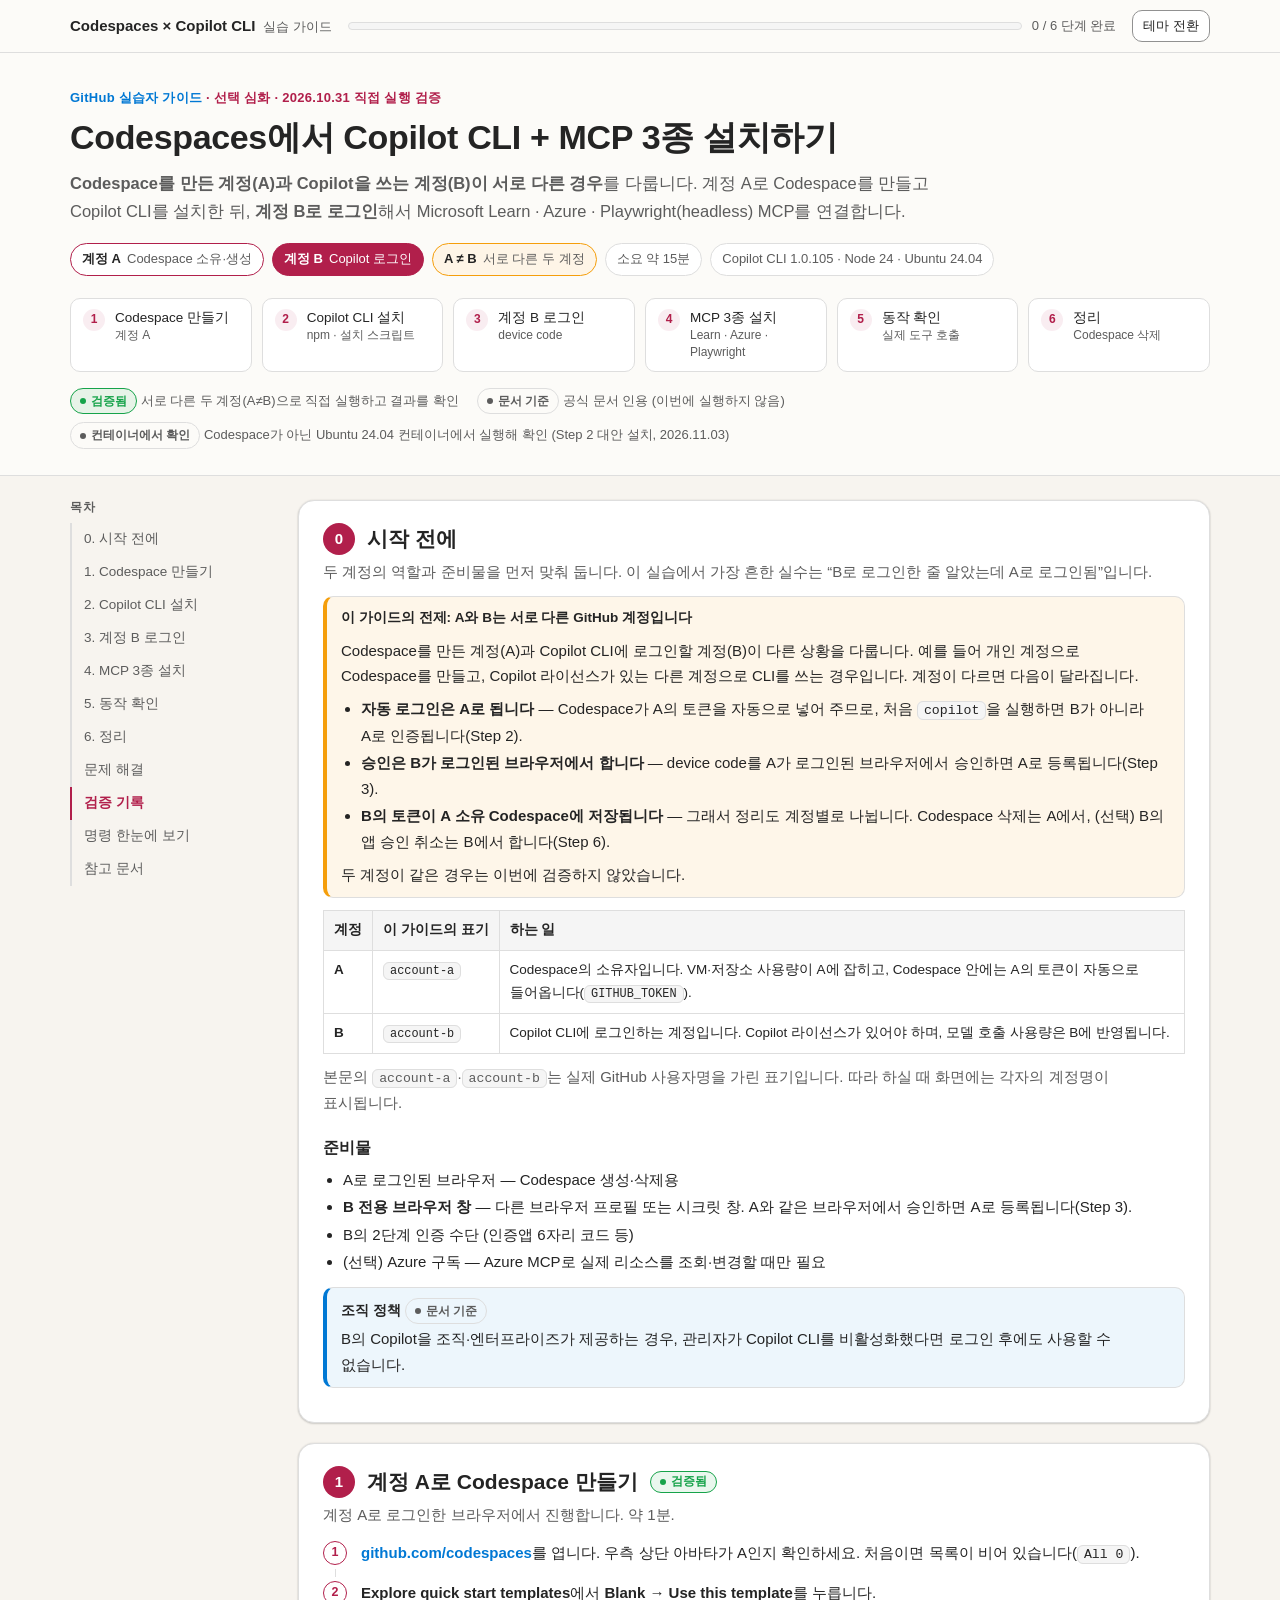
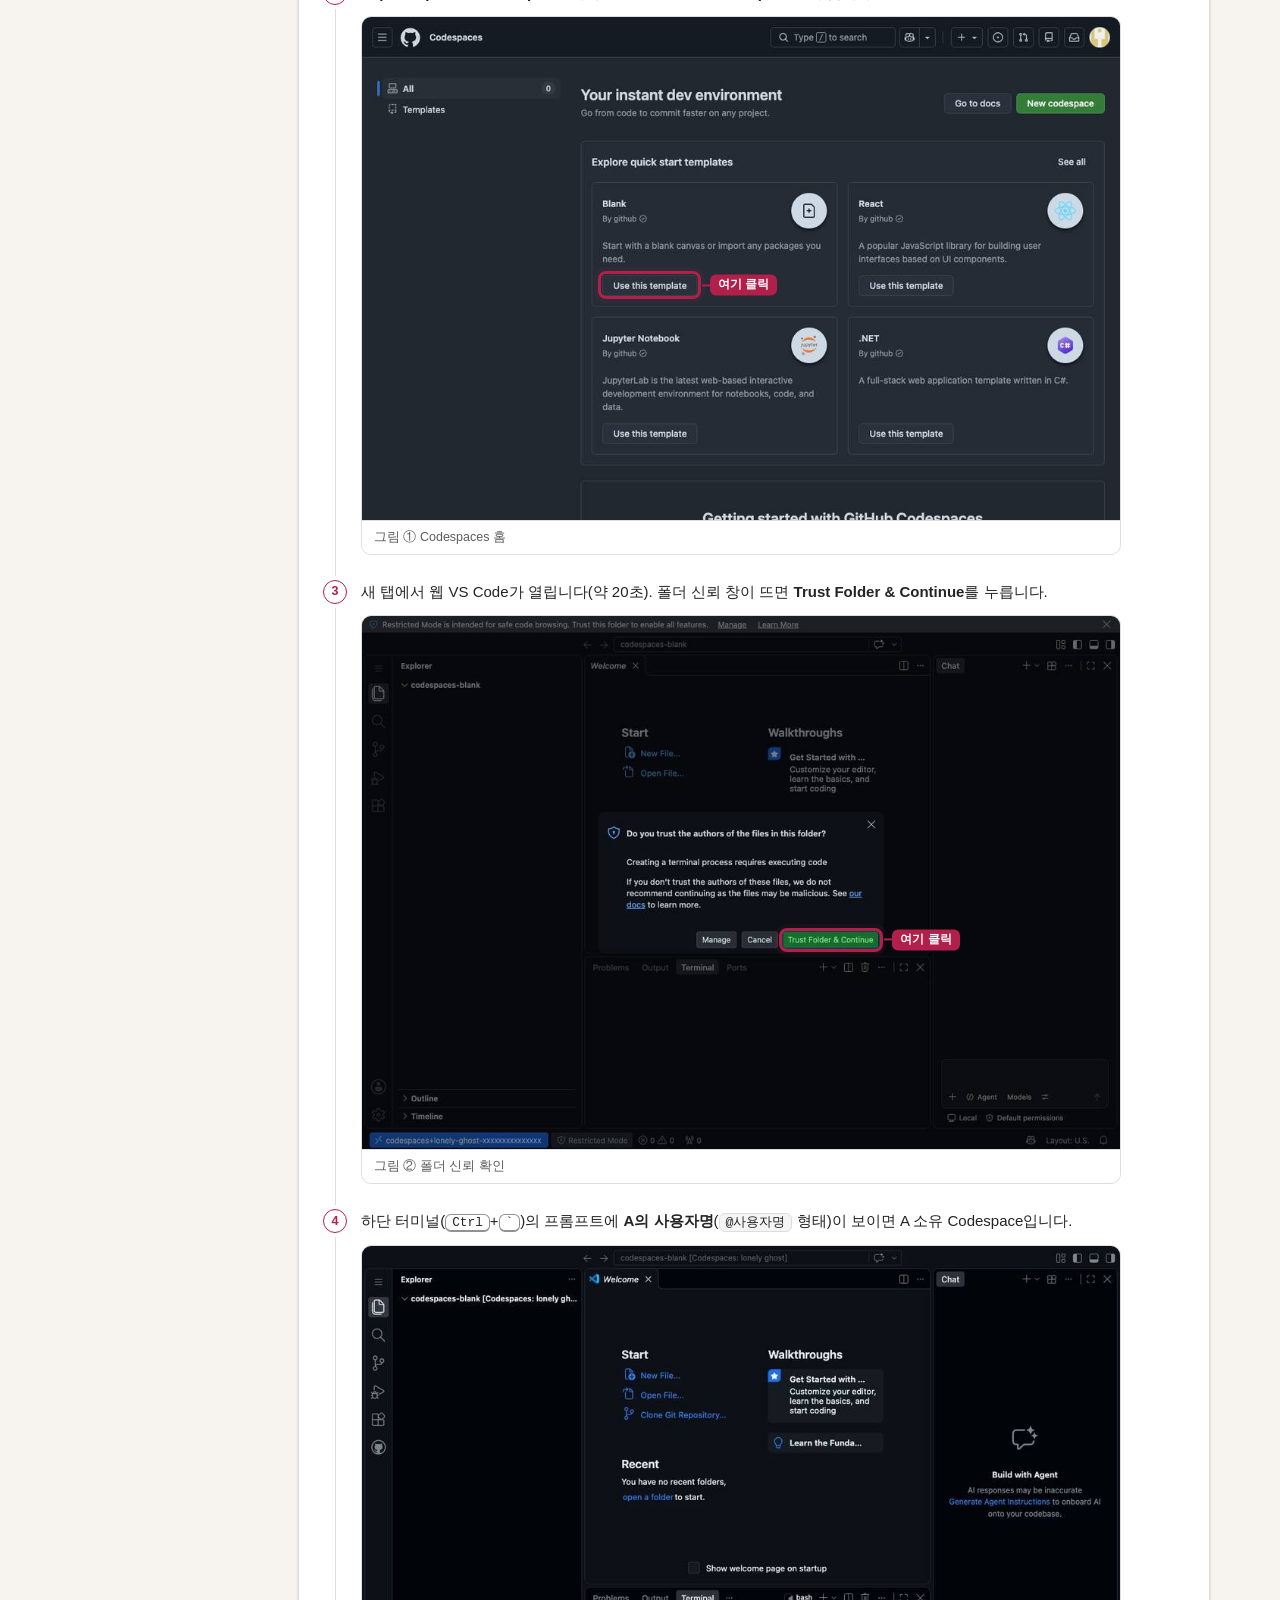
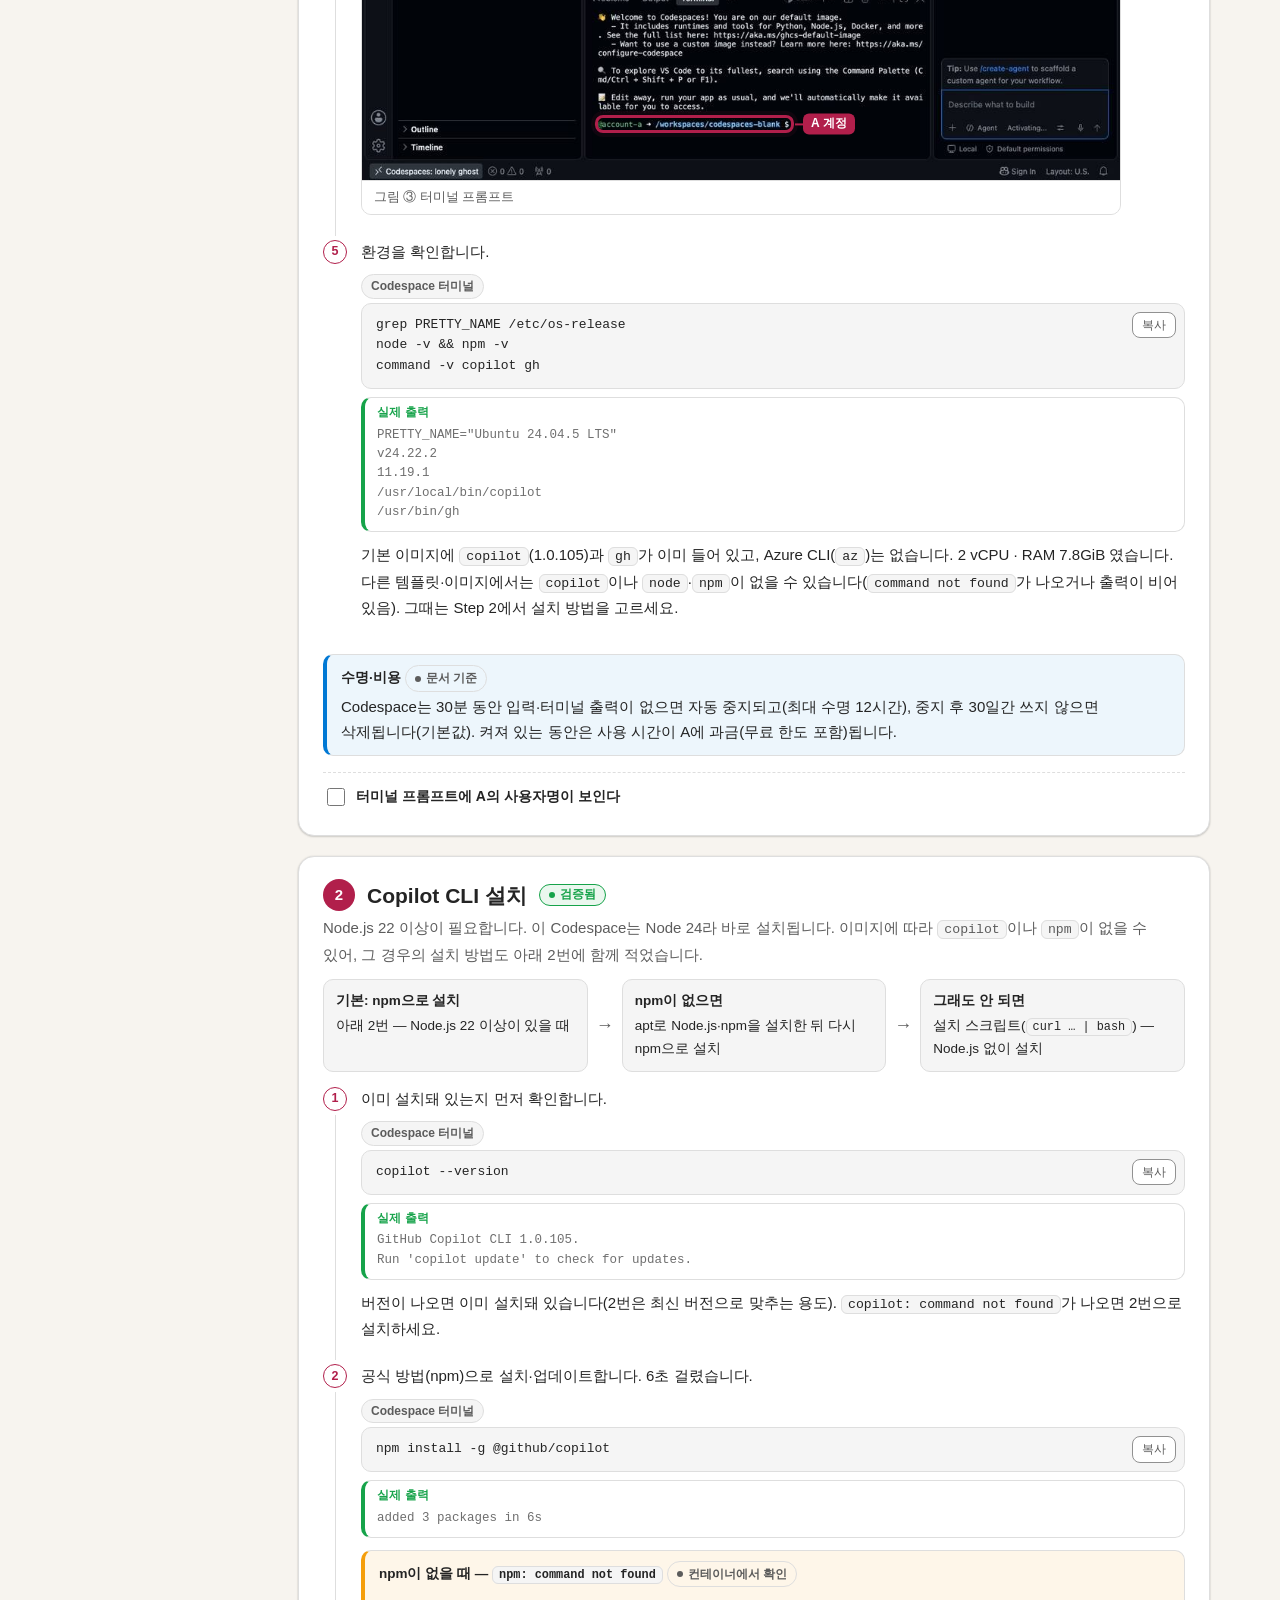
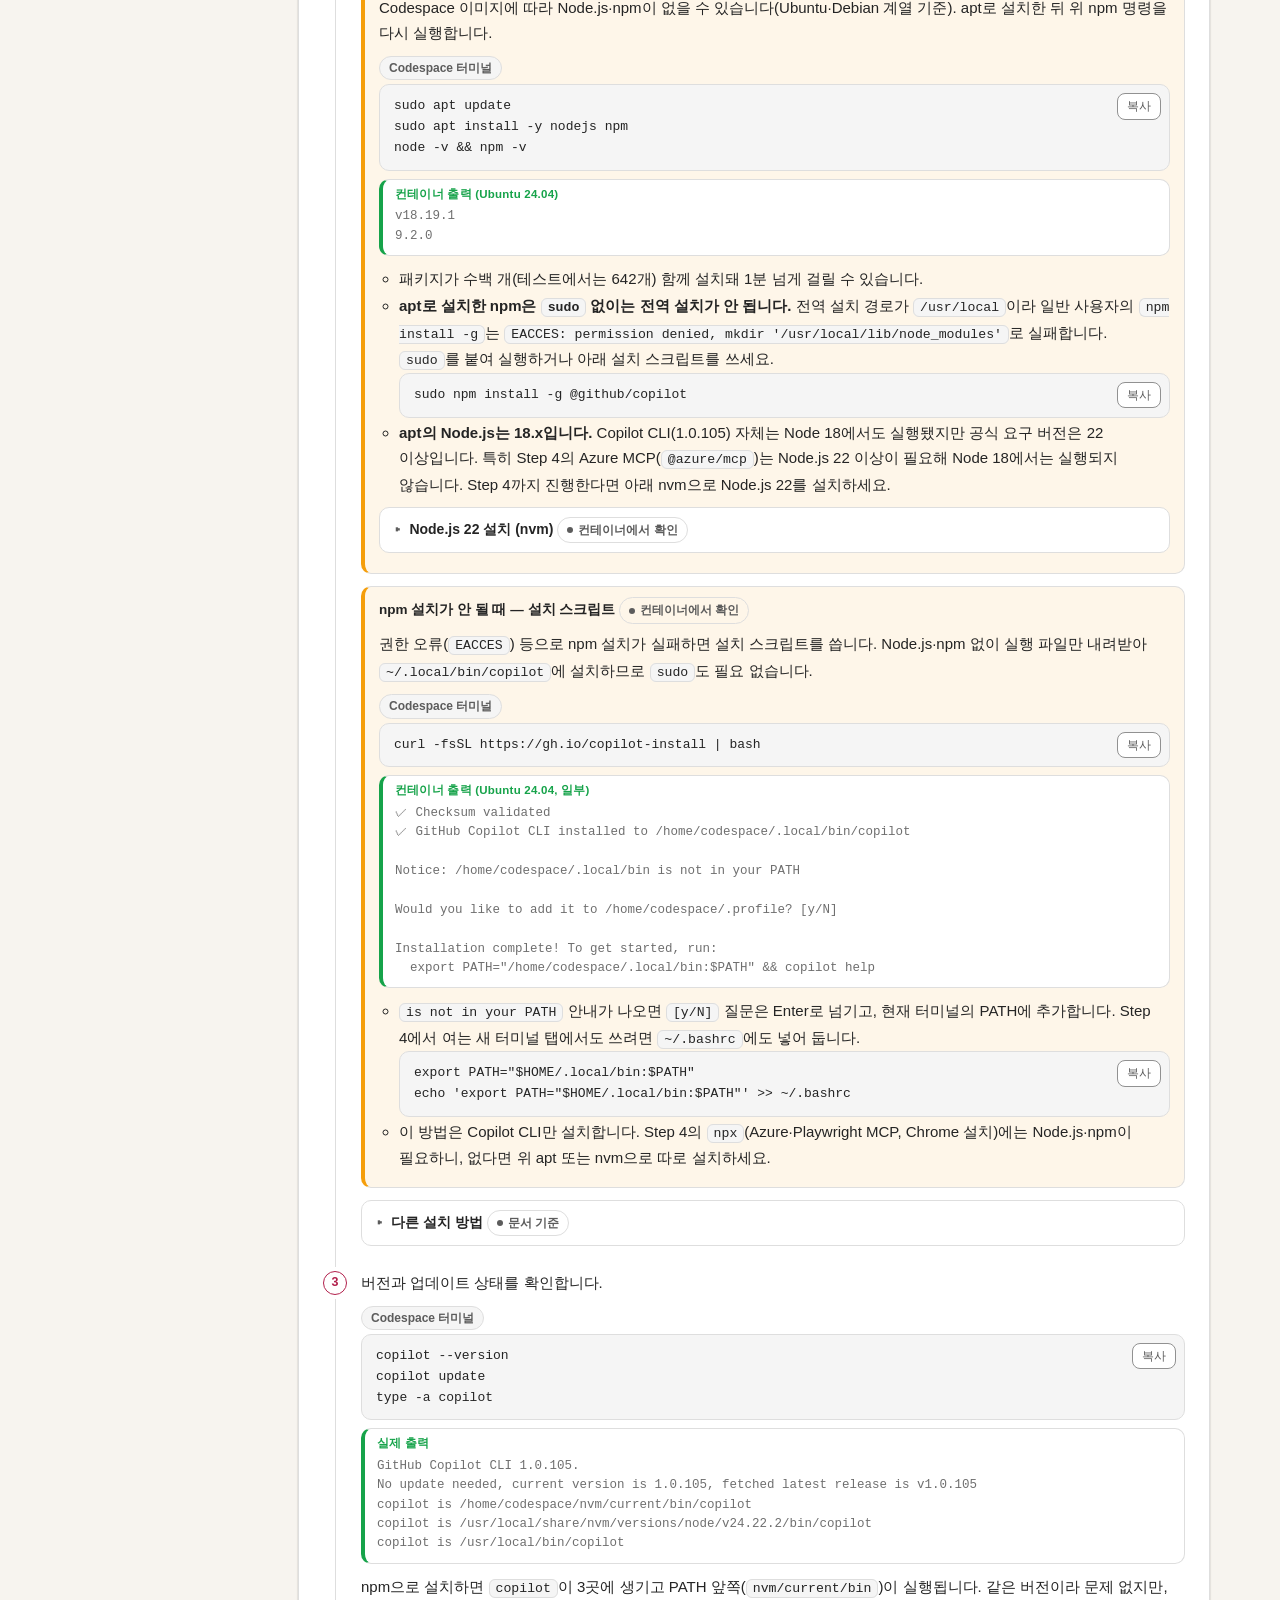
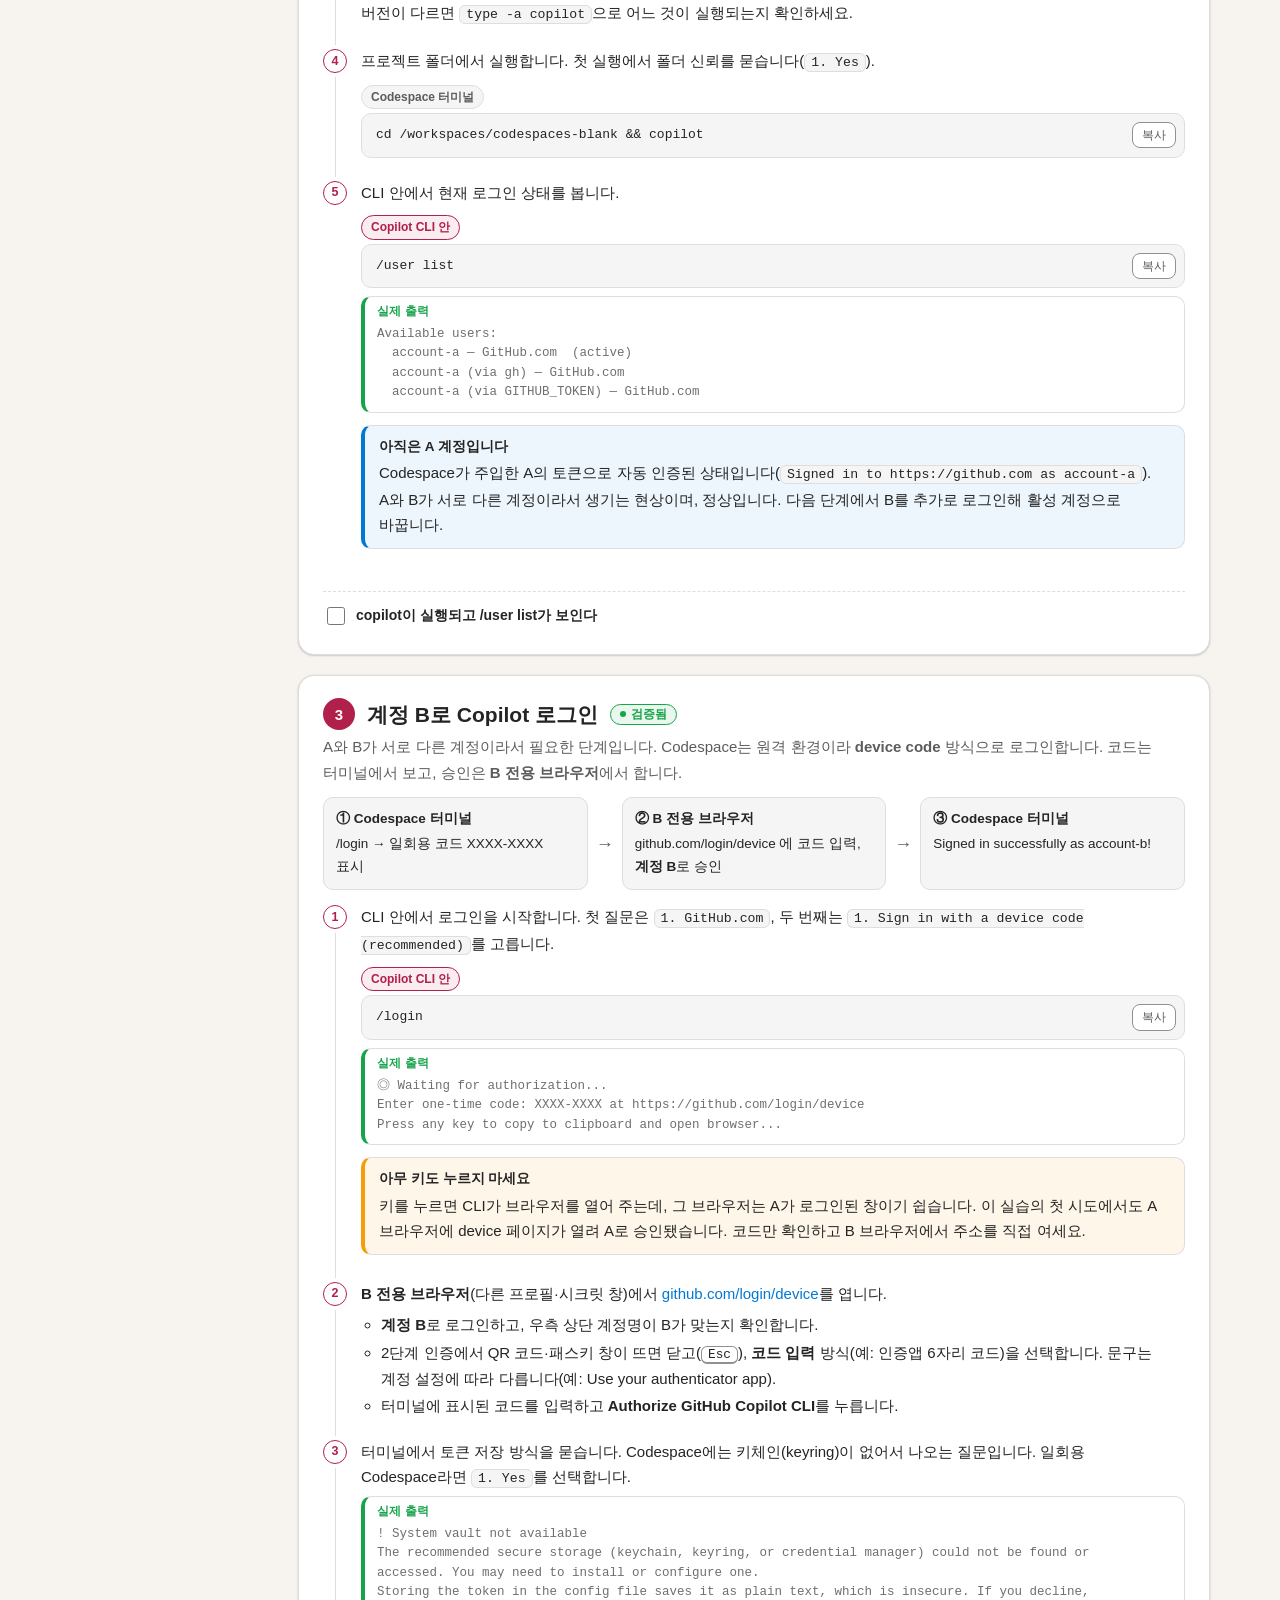
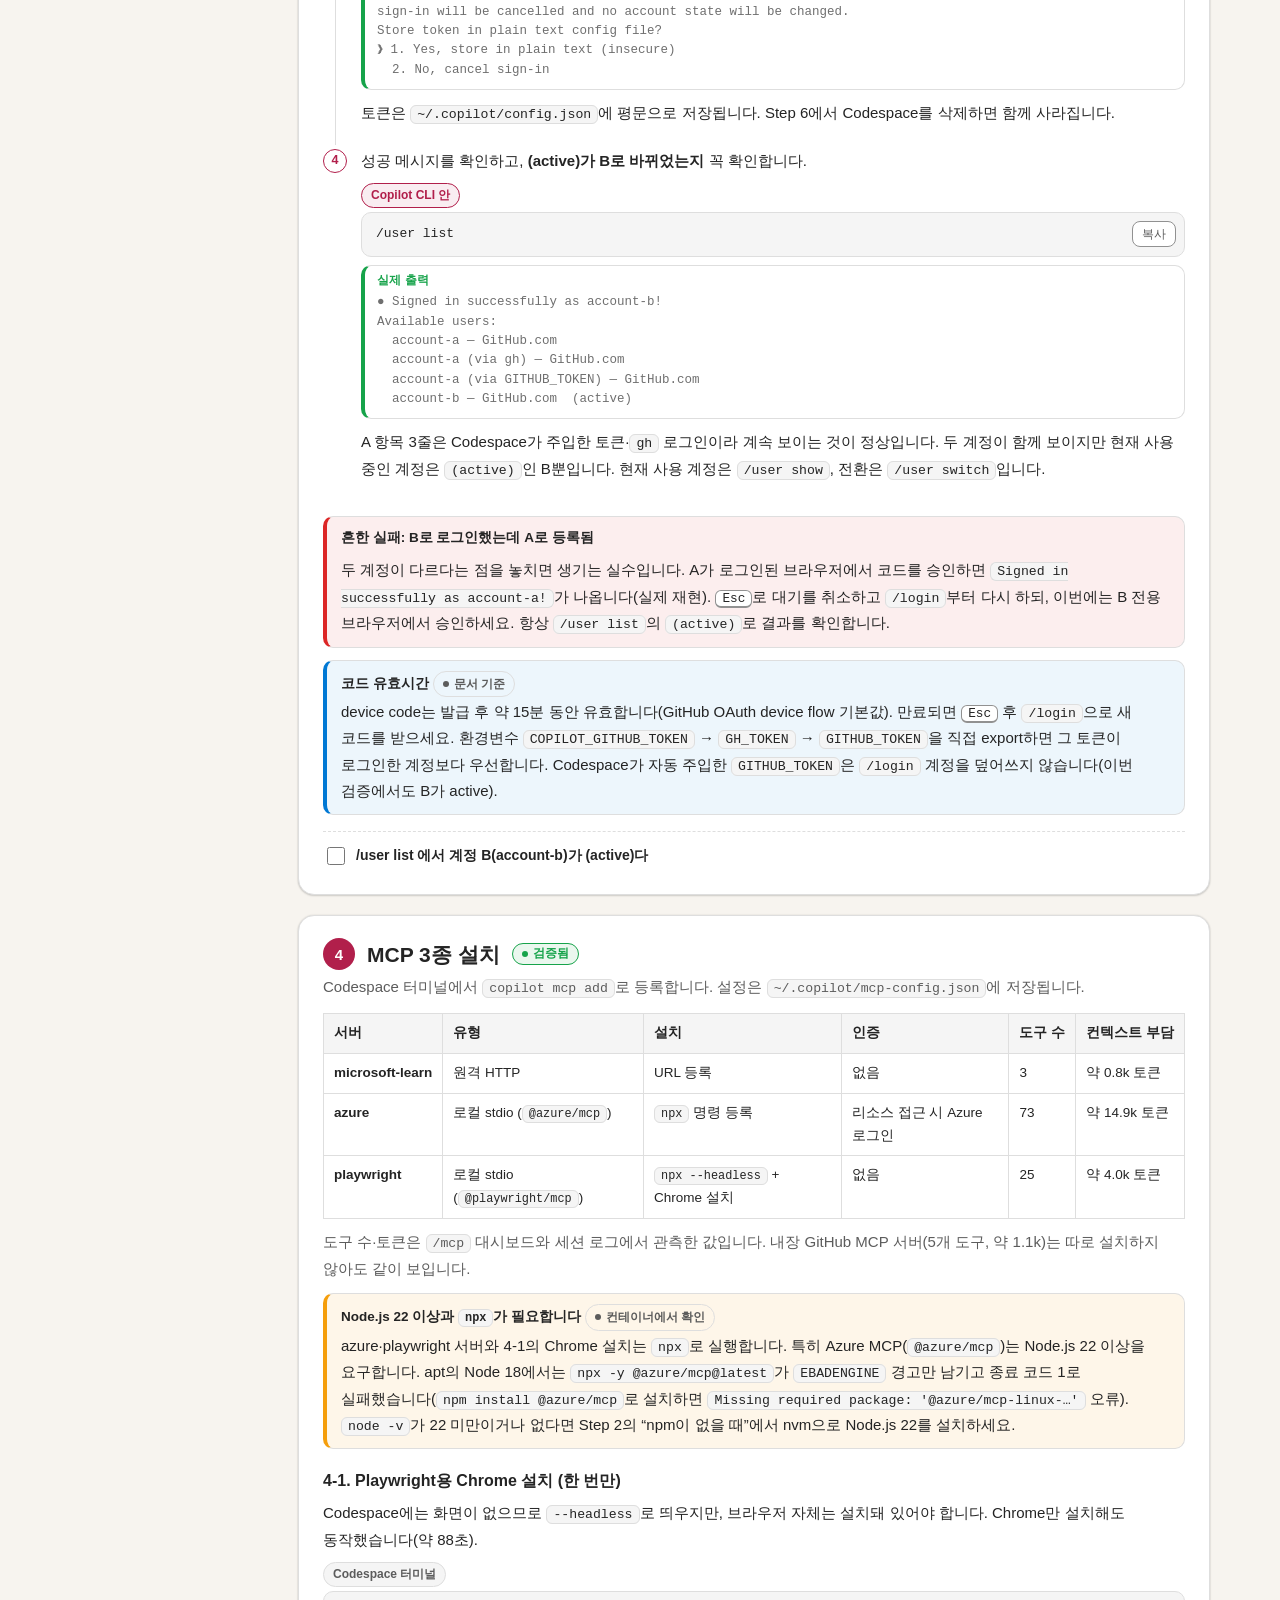
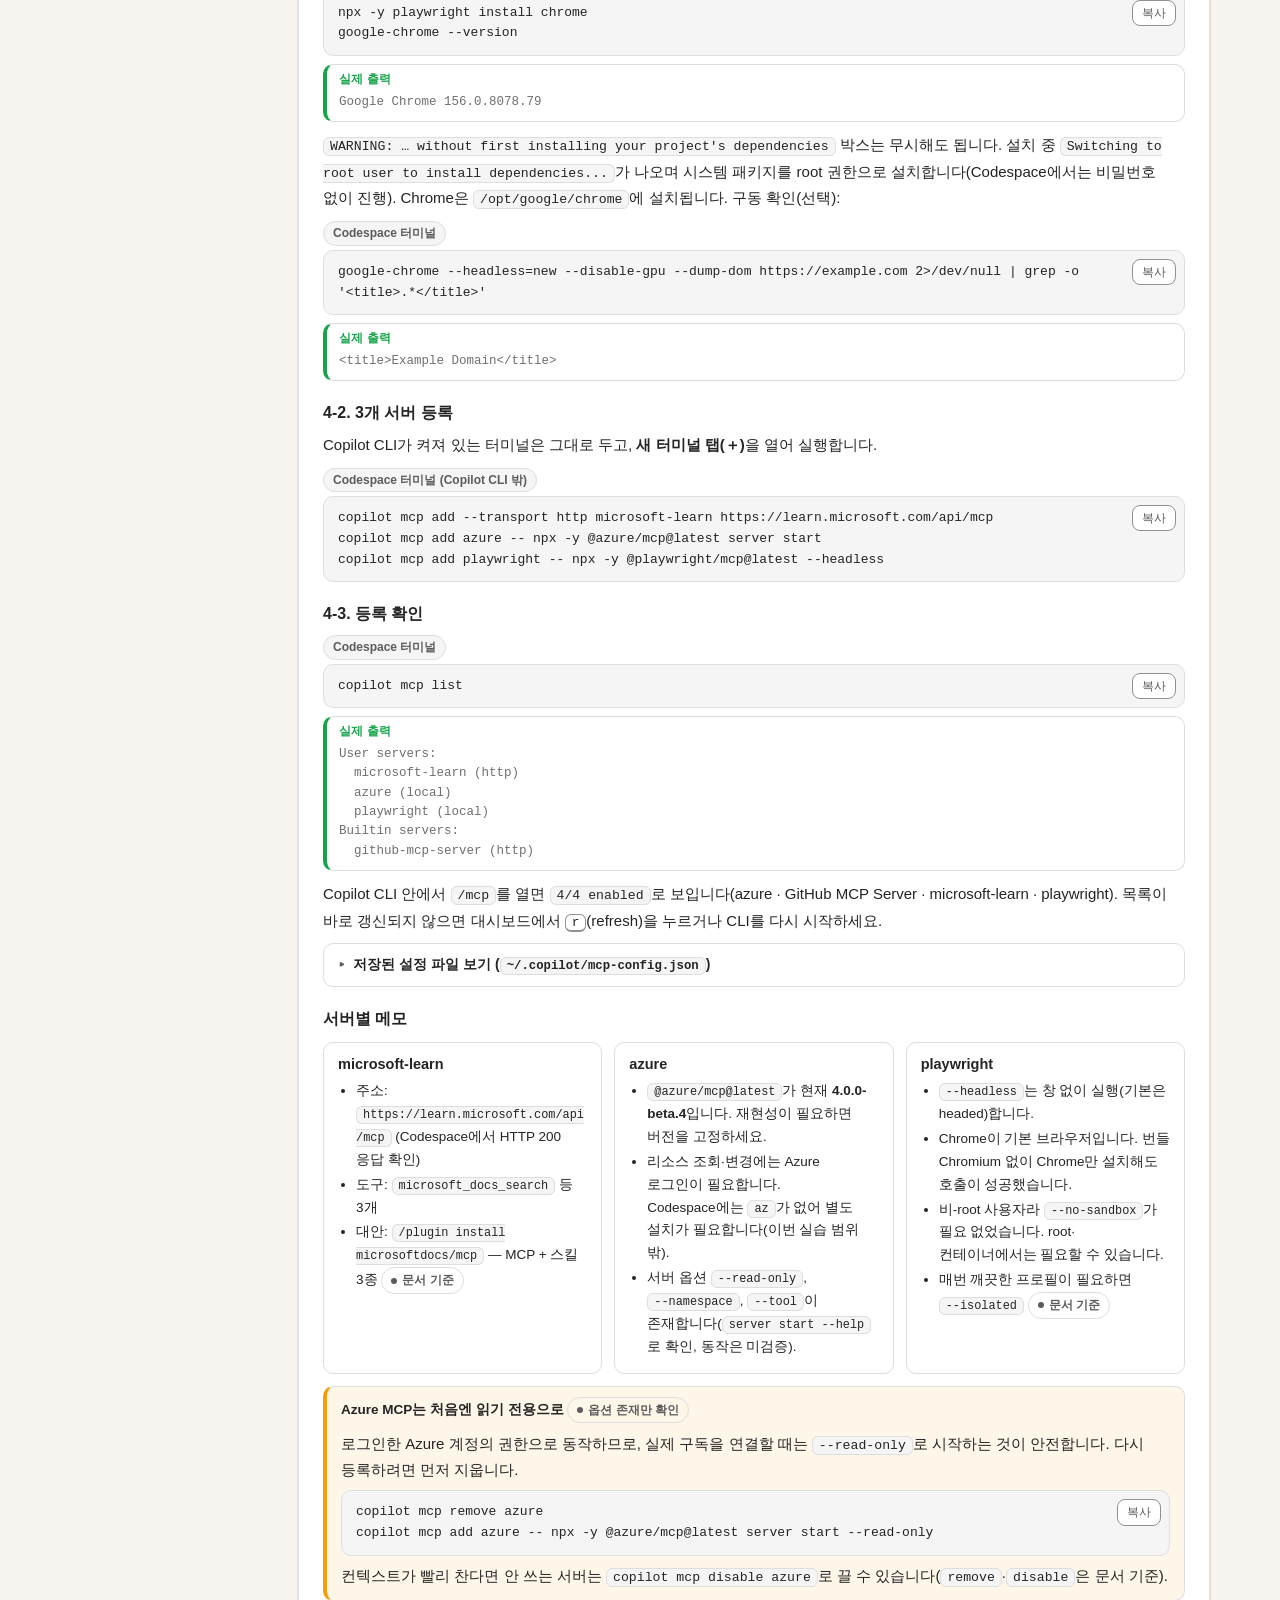
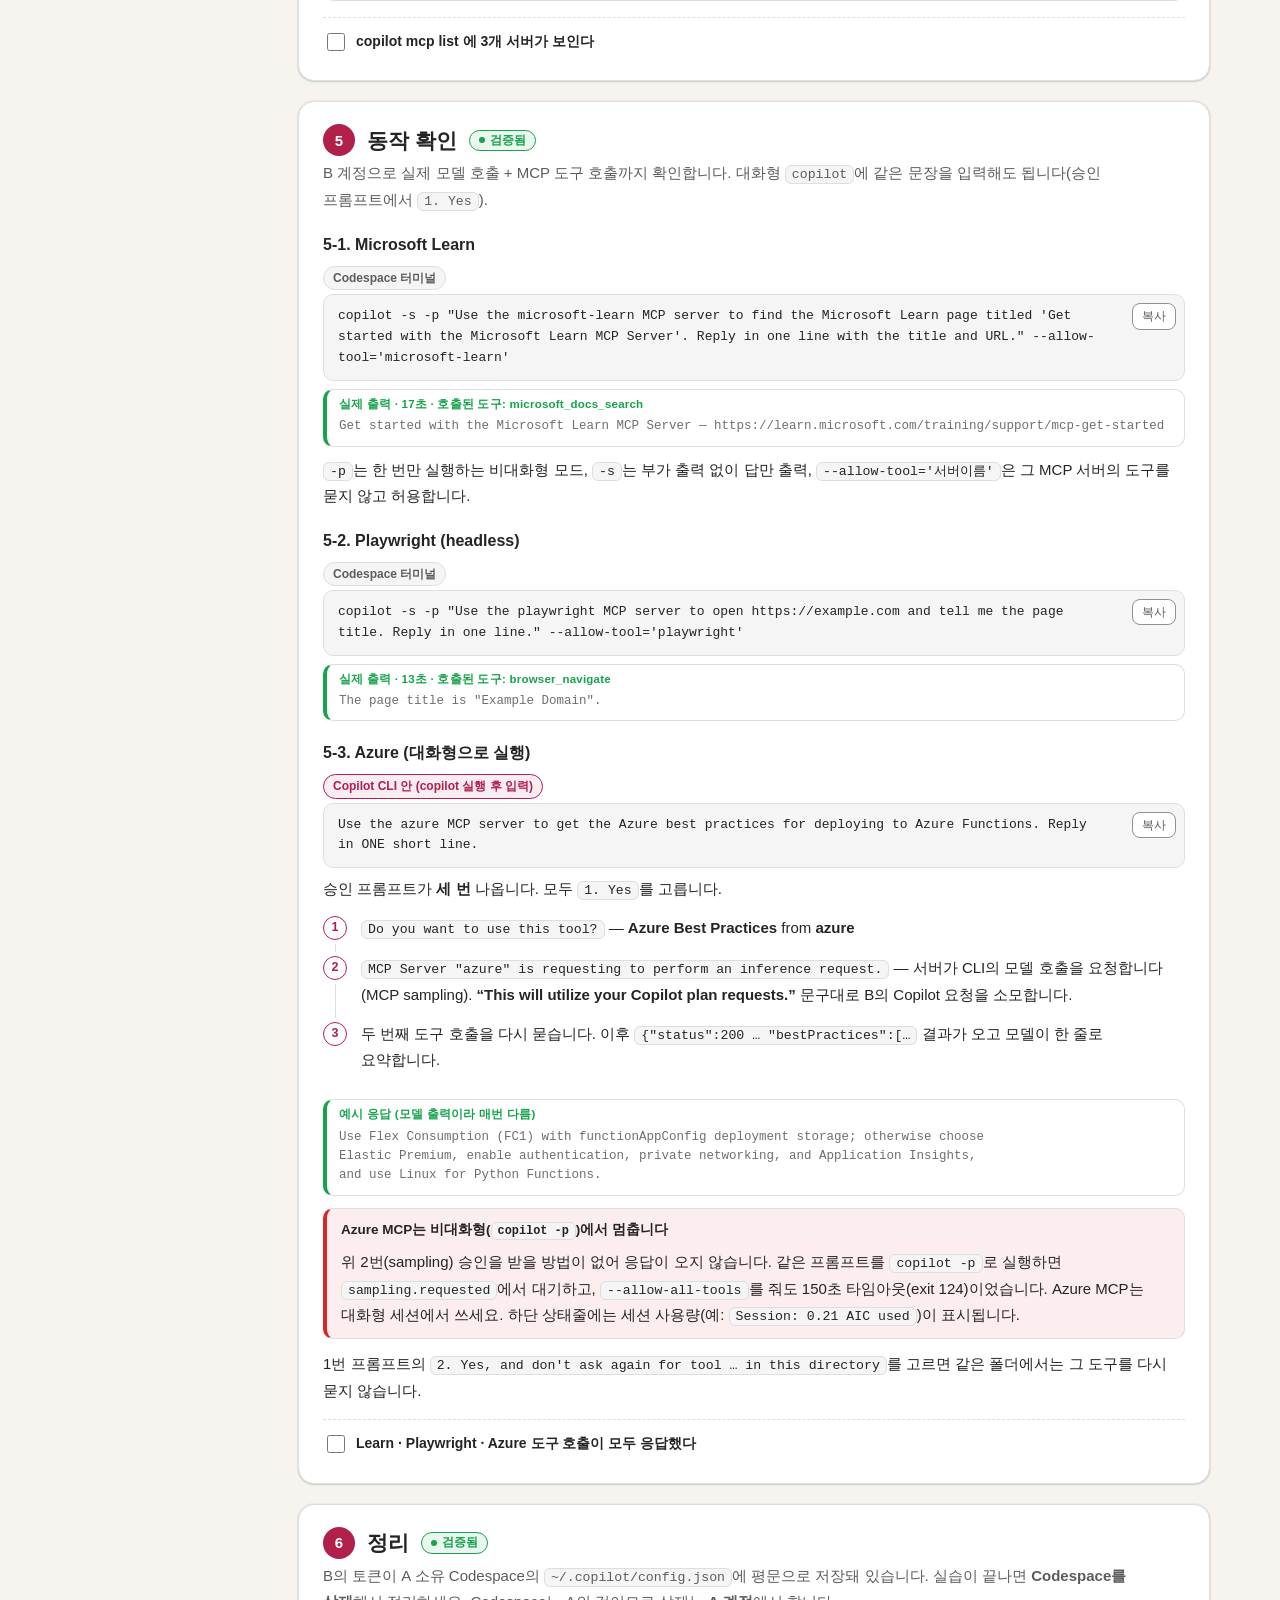
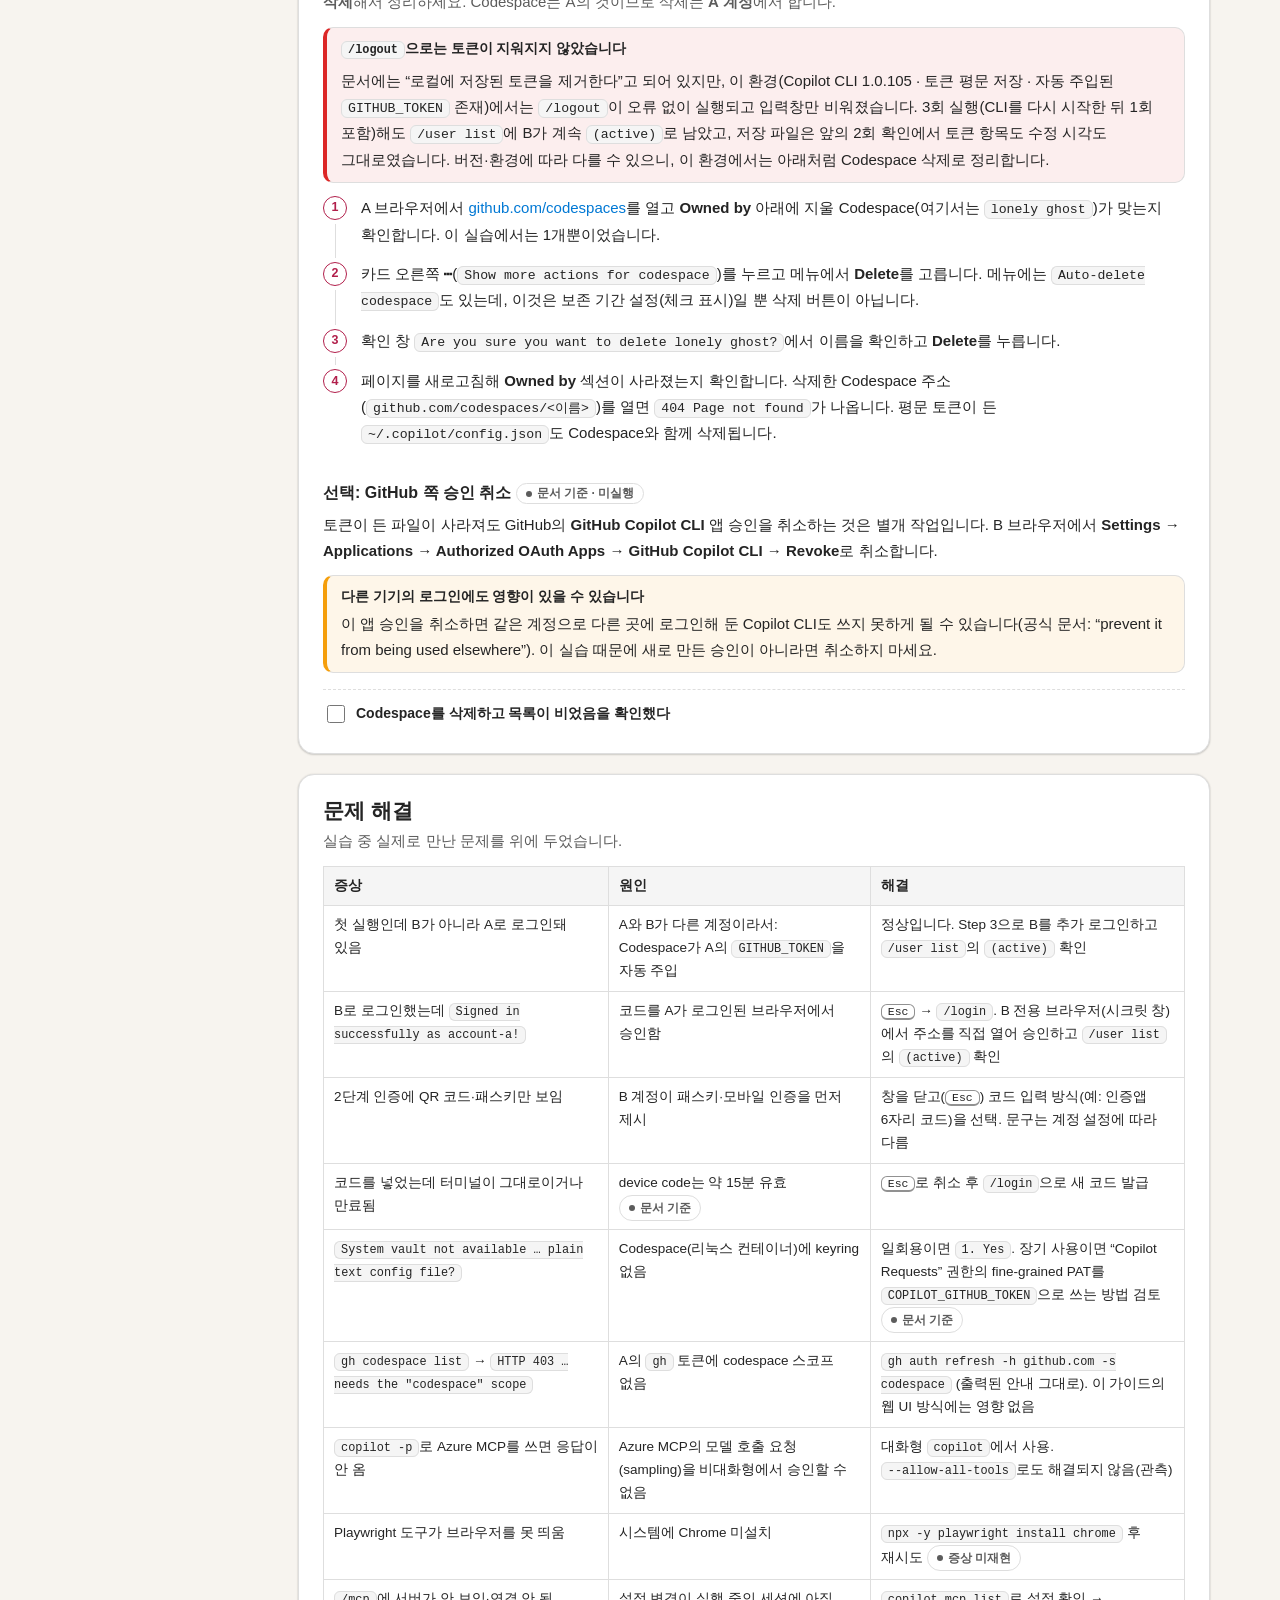
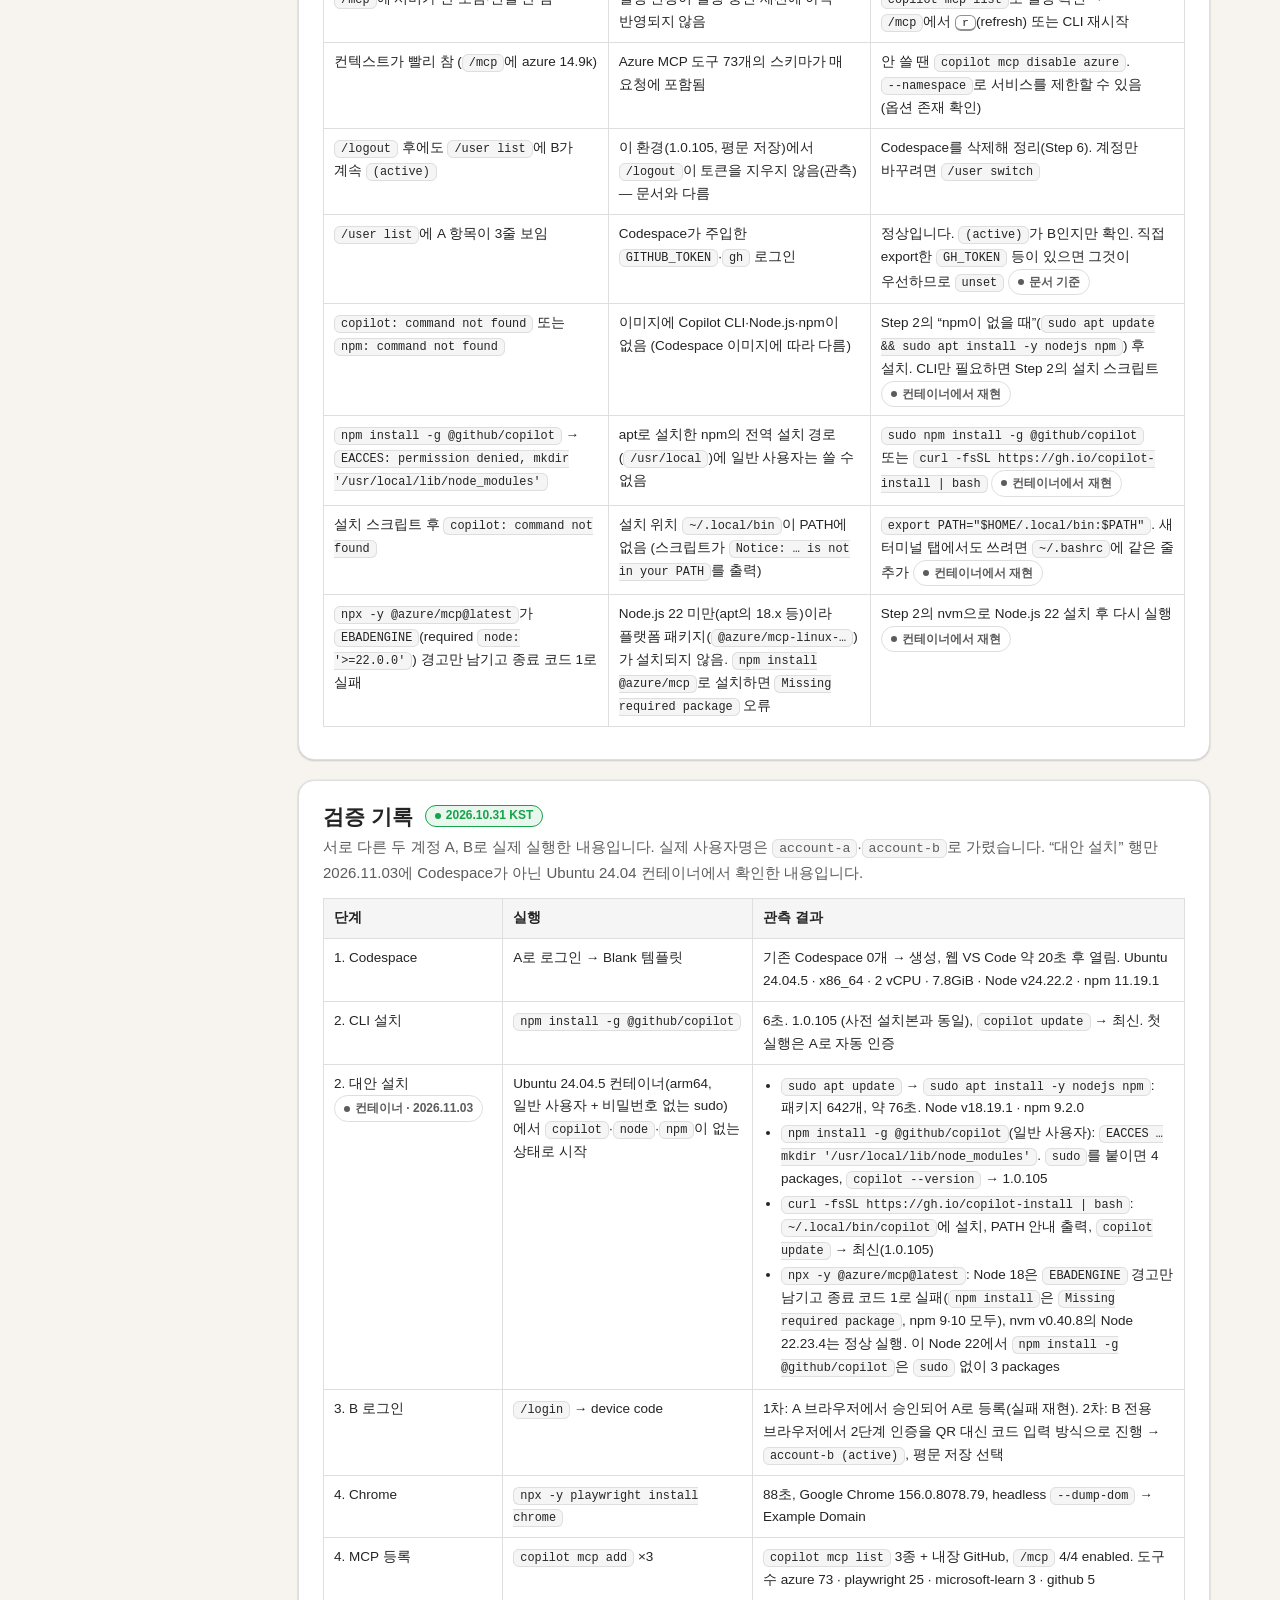
<file: github-copilot-cli-codespaces/index.html>
<!DOCTYPE html>
<html lang="ko">
<head>
<meta charset="UTF-8">
<meta name="viewport" content="width=device-width, initial-scale=1">
<link rel="icon" href="data:image/svg+xml,%3Csvg%20xmlns='http://www.w3.org/2000/svg'%20viewBox='0%200%2040%2040'%3E%3Crect%20width='40'%20height='40'%20rx='10'%20fill='%2310263d'/%3E%3Ctext%20x='20'%20y='26'%20text-anchor='middle'%20fill='white'%20font-family='sans-serif'%20font-size='16'%20font-weight='700'%3EGH%3C/text%3E%3C/svg%3E">
<meta name="description" content="GitHub Codespaces에서 GitHub Copilot CLI를 설치하고, Codespace를 만든 계정과 다른 계정으로 로그인한 뒤 Microsoft Learn · Azure · Playwright(headless) MCP를 연결하는 선택 심화 실습 가이드.">
<title>Codespaces + Copilot CLI + MCP 3종 실습 가이드</title>
<script>
  (() => {
    const param = new URLSearchParams(window.location.search).get("scoutTheme");
    let saved = null;
    try {
      // Same key as assets/theme.js, so the theme chosen in the guides carries over to this page.
      saved = window.localStorage.getItem("internal-guest-guide-theme");
    } catch (error) {
      // Storage can be blocked; fall back to the system theme.
    }
    const stored = saved === "light" || saved === "dark" ? saved : null;
    const theme =
      param || stored || (window.matchMedia("(prefers-color-scheme: dark)").matches ? "dark" : "light");
    document.documentElement.setAttribute("data-theme", theme);
  })();
</script>
<style>
:root {
  color-scheme: light;
  --cp-bg: #f7f4ef;
  --cp-bg-elevated: #fcfbf8;
  --cp-surface: #ffffff;
  --cp-surface-soft: #f5f5f5;
  --cp-border: #dedede;
  --cp-border-strong: #919191;
  --cp-text: #242424;
  --cp-text-muted: #5c5c5c;
  --cp-text-soft: #6f6f6f;
  --cp-accent: #b11f4b;
  --cp-accent-hover: #9a1a41;
  --cp-accent-soft: rgba(177, 31, 75, 0.08);
  --cp-accent-fg: #ffffff;
  --cp-success: #16a34a;
  --cp-danger: #dc2626;
  --cp-warning: #f59e0b;
  --cp-link: #0078d4;
  --cp-shadow: 0 18px 48px rgba(0, 0, 0, 0.12);
  --cp-overlay: rgba(255, 255, 255, 0.8);
  --cp-panel: rgba(255, 255, 255, 0.86);
  --cp-panel-strong: rgba(255, 255, 255, 0.96);
  --cp-sheen: rgba(255, 255, 255, 0.55);
  --cp-highlight: rgba(177, 31, 75, 0.12);
}
html[data-theme="dark"] {
  color-scheme: dark;
  --cp-bg: #3d3b3a;
  --cp-bg-elevated: #343231;
  --cp-surface: #292929;
  --cp-surface-soft: #2e2e2e;
  --cp-border: #474747;
  --cp-border-strong: #5f5f5f;
  --cp-text: #dedede;
  --cp-text-muted: #919191;
  --cp-text-soft: #b0b0b0;
  --cp-accent: #fd8ea1;
  --cp-accent-hover: #fb7b91;
  --cp-accent-soft: rgba(253, 142, 161, 0.14);
  --cp-accent-fg: #1a1a1a;
  --cp-success: #4ade80;
  --cp-danger: #f87171;
  --cp-warning: #fbbf24;
  --cp-link: #4da6ff;
  --cp-shadow: 0 18px 48px rgba(0, 0, 0, 0.32);
  --cp-overlay: rgba(41, 41, 41, 0.88);
  --cp-panel: rgba(41, 41, 41, 0.72);
  --cp-panel-strong: rgba(41, 41, 41, 0.96);
  --cp-sheen: rgba(255, 255, 255, 0.04);
  --cp-highlight: rgba(253, 142, 161, 0.12);
}

:root {
  --radius: 0.625rem;
  --radius-card: 16px;
  --card-shadow: 0 0 2px rgba(0, 0, 0, 0.12), 0 1px 2px rgba(0, 0, 0, 0.14);
}

*, *::before, *::after { box-sizing: border-box; }
html { scroll-behavior: smooth; scroll-padding-top: 84px; -webkit-text-size-adjust: 100%; }
body {
  margin: 0;
  background: var(--cp-bg);
  color: var(--cp-text);
  font-family: "Segoe UI", Aptos, Calibri, -apple-system, BlinkMacSystemFont, sans-serif;
  font-size: 15px;
  line-height: 1.7;
  word-break: keep-all;
  overflow-wrap: break-word;
}
code, pre, kbd, samp { font-family: Consolas, Menlo, "Courier New", Courier, monospace; }
a { color: var(--cp-link); text-decoration: none; }
a:hover { text-decoration: underline; }
p { margin: 0.5em 0; }
h1, h2, h3, h4 { line-height: 1.3; margin: 0; }
ul { margin: 6px 0; padding-left: 20px; }
li { margin: 2px 0; }

/* top bar */
.topbar { position: sticky; top: 0; z-index: 30; background: var(--cp-bg-elevated); border-bottom: 1px solid var(--cp-border); }
.topbar-in { max-width: 1180px; margin: 0 auto; padding: 10px 20px; display: flex; align-items: center; gap: 16px; }
.brand { font-weight: 700; white-space: nowrap; }
.brand small { font-weight: 400; color: var(--cp-text-muted); margin-left: 8px; }
.progress { flex: 1; display: flex; align-items: center; gap: 10px; min-width: 0; }
.bar { flex: 1; height: 8px; border-radius: 99px; background: var(--cp-surface-soft); border: 1px solid var(--cp-border); overflow: hidden; }
.bar > i { display: block; height: 100%; width: 0; background: var(--cp-accent); transition: width 0.25s ease; }
.pcount { font-size: 13px; color: var(--cp-text-muted); white-space: nowrap; }
.btn { font: inherit; font-size: 13px; border: 1px solid var(--cp-border-strong); background: var(--cp-surface); color: var(--cp-text); border-radius: var(--radius); padding: 4px 10px; cursor: pointer; }
.btn:hover { border-color: var(--cp-accent); color: var(--cp-accent); }
.btn { flex: none; white-space: nowrap; }
@media (max-width: 560px) {
  .topbar-in { padding: 8px 14px; gap: 10px; }
  .brand { display: none; }
  .pcount { font-size: 12.5px; }
}

/* hero */
.hero { background: var(--cp-bg-elevated); border-bottom: 1px solid var(--cp-border); }
.hero-in { max-width: 1180px; margin: 0 auto; padding: 34px 20px 26px; }
.eyebrow { margin: 0 0 6px; font-size: 13px; font-weight: 600; color: var(--cp-accent); letter-spacing: 0.02em; }
h1 { font-size: clamp(24px, 3.6vw, 34px); letter-spacing: -0.01em; }
.lead { font-size: 16.5px; color: var(--cp-text-muted); max-width: 860px; margin: 10px 0 0; }
.chips { display: flex; flex-wrap: wrap; gap: 8px; margin: 18px 0 0; }
.chip { display: inline-flex; gap: 6px; align-items: center; font-size: 13px; padding: 4px 11px; border-radius: 99px; border: 1px solid var(--cp-border); background: var(--cp-surface); color: var(--cp-text-muted); }
.chip b { color: var(--cp-text); }
.chip.a { border-color: var(--cp-accent); }
.chip.b { background: var(--cp-accent); border-color: var(--cp-accent); color: var(--cp-accent-fg); }
.chip.b b { color: var(--cp-accent-fg); }
.chip.diff { border-color: var(--cp-warning); background: color-mix(in srgb, var(--cp-warning) 10%, var(--cp-surface)); }
.stepper { list-style: none; margin: 22px 0 0; padding: 0; display: grid; grid-template-columns: repeat(6, minmax(0, 1fr)); gap: 10px; counter-reset: s; }
.stepper li { counter-increment: s; margin: 0; }
.stepper a { display: flex; gap: 10px; align-items: flex-start; height: 100%; padding: 10px 12px; border: 1px solid var(--cp-border); border-radius: var(--radius); background: var(--cp-surface); color: var(--cp-text); text-decoration: none; font-size: 13.5px; line-height: 1.4; }
.stepper a:hover { border-color: var(--cp-accent); }
.stepper a::before { content: counter(s); flex: none; width: 22px; height: 22px; border-radius: 50%; background: var(--cp-accent-soft); color: var(--cp-accent); font-weight: 700; font-size: 12px; display: grid; place-items: center; }
.stepper small { display: block; color: var(--cp-text-muted); font-size: 12px; }
.stepper li.done a { border-color: var(--cp-success); }
.stepper li.done a::before { content: "\2713"; background: var(--cp-success); color: var(--cp-accent-fg); }
.legend { display: flex; flex-wrap: wrap; gap: 8px 18px; margin: 16px 0 0; font-size: 13px; color: var(--cp-text-muted); }

/* layout */
.layout { max-width: 1180px; margin: 0 auto; padding: 24px 20px 80px; display: grid; grid-template-columns: 200px minmax(0, 1fr); gap: 28px; align-items: start; }
main { min-width: 0; }
.toc { position: sticky; top: 86px; font-size: 13.5px; }
.toc h2 { font-size: 12px; text-transform: uppercase; letter-spacing: 0.06em; color: var(--cp-text-muted); margin: 0 0 8px; }
.toc ol { list-style: none; margin: 0; padding: 0; border-left: 2px solid var(--cp-border); }
.toc li { margin: 0; }
.toc a { display: block; padding: 5px 0 5px 12px; margin-left: -2px; border-left: 2px solid transparent; color: var(--cp-text-muted); }
.toc a:hover { color: var(--cp-text); text-decoration: none; }
.toc a.on { color: var(--cp-accent); border-left-color: var(--cp-accent); font-weight: 600; }
@media (max-width: 980px) {
  .layout { grid-template-columns: minmax(0, 1fr); }
  .toc { display: none; }
  .stepper { grid-template-columns: repeat(2, minmax(0, 1fr)); }
  .brand small { display: none; }
}

/* cards */
.card { background: var(--cp-surface); border: 1px solid var(--cp-border); border-radius: var(--radius-card); box-shadow: var(--card-shadow); padding: 22px 24px; margin: 0 0 20px; }
.card > h2 { display: flex; align-items: center; flex-wrap: wrap; gap: 10px 12px; font-size: 21px; margin: 0 0 4px; }
.num { flex: none; width: 32px; height: 32px; border-radius: 50%; background: var(--cp-accent); color: var(--cp-accent-fg); display: grid; place-items: center; font-size: 15px; font-weight: 700; }
.sub { color: var(--cp-text-muted); margin: 2px 0 12px; }
h3 { font-size: 16px; margin: 22px 0 8px; }

ol.steps { list-style: none; margin: 12px 0; padding: 0; counter-reset: st; }
ol.steps > li { position: relative; padding: 0 0 14px 38px; margin: 0; counter-increment: st; }
ol.steps > li::before { content: counter(st); position: absolute; left: 0; top: 1px; width: 24px; height: 24px; border-radius: 50%; border: 1.5px solid var(--cp-accent); color: var(--cp-accent); font-size: 12.5px; font-weight: 700; display: grid; place-items: center; background: var(--cp-surface); }
ol.steps > li::after { content: ""; position: absolute; left: 11.5px; top: 29px; bottom: 3px; width: 1px; background: var(--cp-border); }
ol.steps > li:last-child::after { display: none; }

:not(pre) > code { background: var(--cp-surface-soft); border: 1px solid var(--cp-border); border-radius: 6px; padding: 1px 6px; font-size: 0.88em; }
kbd { border: 1px solid var(--cp-border-strong); border-bottom-width: 2px; border-radius: 6px; padding: 0 6px; font-size: 0.85em; background: var(--cp-surface); }

.badge { display: inline-flex; align-items: center; gap: 5px; font-size: 12px; font-weight: 600; padding: 2px 9px; border-radius: 99px; border: 1px solid var(--cp-border); color: var(--cp-text-muted); vertical-align: middle; white-space: nowrap; }
.badge::before { content: ""; width: 6px; height: 6px; border-radius: 50%; background: currentColor; }
.badge.ok { color: var(--cp-success); border-color: var(--cp-success); background: color-mix(in srgb, var(--cp-success) 9%, transparent); }

/* where chips + code */
.blk { margin: 8px 0; }
.where { display: inline-flex; align-items: center; font-size: 12px; font-weight: 600; padding: 1px 9px; border-radius: 99px; border: 1px solid var(--cp-border); background: var(--cp-surface-soft); color: var(--cp-text-muted); margin: 0 0 4px; }
.where.cli { color: var(--cp-accent); border-color: var(--cp-accent); background: var(--cp-accent-soft); }
.where.web { color: var(--cp-link); border-color: var(--cp-link); }
.cmd { position: relative; border: 1px solid var(--cp-border); border-radius: var(--radius); background: var(--cp-surface-soft); }
.cmd pre { margin: 0; padding: 11px 76px 11px 14px; font-size: 13px; line-height: 1.6; white-space: pre-wrap; overflow-wrap: anywhere; word-break: normal; }
.cmd .copy { position: absolute; top: 8px; right: 8px; }
.cmd.nocopy pre { padding-right: 14px; }
.copy { font: inherit; font-size: 12px; border: 1px solid var(--cp-border-strong); background: var(--cp-surface); color: var(--cp-text-muted); border-radius: 8px; padding: 2px 9px; cursor: pointer; }
.copy:hover { color: var(--cp-accent); border-color: var(--cp-accent); }
.copy.ok { color: var(--cp-success); border-color: var(--cp-success); }
.c { color: var(--cp-text-muted); }
.out { margin: 6px 0 10px; border: 1px solid var(--cp-border); border-left: 4px solid var(--cp-success); border-radius: var(--radius); background: var(--cp-surface); }
.out .lab { font-size: 11.5px; font-weight: 600; color: var(--cp-success); padding: 5px 12px 0; letter-spacing: 0.02em; }
.out pre { margin: 0; padding: 3px 12px 9px; font-size: 12.5px; line-height: 1.55; color: var(--cp-text-soft); white-space: pre-wrap; overflow-wrap: anywhere; word-break: normal; }

/* callouts */
.note { margin: 12px 0; padding: 10px 14px; border: 1px solid var(--cp-border); border-left: 4px solid var(--cp-link); border-radius: var(--radius); background: color-mix(in srgb, var(--cp-link) 7%, var(--cp-surface)); }
.note > strong:first-child { display: block; font-size: 13.5px; margin-bottom: 2px; }
.note.warn { border-left-color: var(--cp-warning); background: color-mix(in srgb, var(--cp-warning) 9%, var(--cp-surface)); }
.note.bad { border-left-color: var(--cp-danger); background: color-mix(in srgb, var(--cp-danger) 8%, var(--cp-surface)); }
.note.good { border-left-color: var(--cp-success); background: color-mix(in srgb, var(--cp-success) 8%, var(--cp-surface)); }
.note p:last-child { margin-bottom: 0; }

/* tables */
.tw { overflow-x: auto; margin: 10px 0; }
table { border-collapse: collapse; width: 100%; font-size: 13.5px; }
th, td { border: 1px solid var(--cp-border); padding: 8px 10px; text-align: left; vertical-align: top; }
th { background: var(--cp-surface-soft); font-weight: 600; white-space: nowrap; }

/* mini cards */
.g3 { display: grid; grid-template-columns: repeat(3, minmax(0, 1fr)); gap: 12px; margin: 12px 0; }
@media (max-width: 900px) { .g3 { grid-template-columns: minmax(0, 1fr); } }
.mini { border: 1px solid var(--cp-border); border-radius: var(--radius); background: var(--cp-surface); padding: 12px 14px; }
.mini h4 { font-size: 14.5px; margin-bottom: 4px; }
.mini ul { margin: 6px 0 0; padding-left: 18px; font-size: 13.5px; }
.mini code, td code { overflow-wrap: break-word; word-break: normal; }
.nw { white-space: nowrap; }
.t-mcp td:first-child { white-space: nowrap; }

/* flow */
.flow { display: grid; grid-template-columns: 1fr auto 1fr auto 1fr; gap: 8px; align-items: stretch; margin: 10px 0 14px; }
.flow > div { border: 1px solid var(--cp-border); border-radius: var(--radius); background: var(--cp-surface-soft); padding: 10px 12px; font-size: 13.5px; }
.flow > div > b:first-child { display: block; margin-bottom: 2px; }
.flow > span { align-self: center; color: var(--cp-text-muted); font-size: 18px; }
@media (max-width: 820px) { .flow { grid-template-columns: 1fr; } .flow > span { transform: rotate(90deg); justify-self: center; } }

/* screenshots */
.shot { margin: 10px 0; max-width: 760px; border: 1px solid var(--cp-border); border-radius: var(--radius); overflow: hidden; background: var(--cp-surface-soft); }
.frame { position: relative; }
.frame img { display: block; width: 100%; height: auto; }
.hl { position: absolute; border: 3px solid var(--cp-accent); border-radius: 8px; box-shadow: 0 0 0 4px var(--cp-accent-soft); pointer-events: none; }
.hl > span { position: absolute; left: calc(100% + 12px); top: 50%; transform: translateY(-50%); background: var(--cp-accent); color: var(--cp-accent-fg); font-size: 12px; font-weight: 700; padding: 1px 8px; border-radius: 6px; white-space: nowrap; line-height: 1.6; }
.hl > span::before { content: ""; position: absolute; right: 100%; top: 50%; width: 8px; height: 2px; background: var(--cp-accent); transform: translateY(-50%); }
figcaption { font-size: 12.5px; color: var(--cp-text-muted); padding: 6px 12px; border-top: 1px solid var(--cp-border); background: var(--cp-surface); }

/* details */
details { border: 1px solid var(--cp-border); border-radius: var(--radius); background: var(--cp-surface); margin: 10px 0; }
details > summary { cursor: pointer; padding: 9px 14px; font-weight: 600; font-size: 14px; list-style: none; }
details > summary::-webkit-details-marker { display: none; }
details > summary::before { content: "\25B8"; display: inline-block; width: 1.1em; color: var(--cp-text-muted); transition: transform 0.15s; }
details[open] > summary::before { transform: rotate(90deg); }
details > .in { padding: 2px 14px 12px; }

.done-row { margin: 16px 0 0; padding-top: 12px; border-top: 1px dashed var(--cp-border); }
.done-row label { display: inline-flex; align-items: center; gap: 8px; cursor: pointer; font-weight: 600; font-size: 14px; }
.done-row input { width: 18px; height: 18px; accent-color: var(--cp-accent); }

footer { max-width: 1180px; margin: 0 auto; padding: 0 20px 48px; color: var(--cp-text-muted); font-size: 13px; }

@media print {
  .topbar, .toc, .copy, .btn { display: none !important; }
  .layout { display: block; }
  .card { box-shadow: none; break-inside: avoid-page; }
  body { font-size: 12.5px; }
}
</style>
</head>
<body>

<div class="topbar"><div class="topbar-in">
  <div class="brand">Codespaces × Copilot CLI<small>실습 가이드</small></div>
  <div class="progress"><div class="bar" id="pbar"><i></i></div><span class="pcount" id="pcount">0 / 6 단계 완료</span></div>
  <button class="btn" id="theme" type="button" aria-label="라이트/다크 테마 전환">테마 전환</button>
</div></div>

<header class="hero"><div class="hero-in">
  <p class="eyebrow"><a href="../github-copilot.html">GitHub 실습자 가이드</a> · 선택 심화 · 2026.10.31 직접 실행 검증</p>
  <h1>Codespaces에서 Copilot CLI + MCP 3종 설치하기</h1>
  <p class="lead"><b>Codespace를 만든 계정(A)과 Copilot을 쓰는 계정(B)이 서로 다른 경우</b>를 다룹니다. 계정 A로 Codespace를 만들고 Copilot CLI를 설치한 뒤, <b>계정 B로 로그인</b>해서 Microsoft Learn · Azure · Playwright(headless) MCP를 연결합니다.</p>
  <div class="chips">
    <span class="chip a"><b>계정 A</b> Codespace 소유·생성</span>
    <span class="chip b"><b>계정 B</b> Copilot 로그인</span>
    <span class="chip diff"><b>A ≠ B</b> 서로 다른 두 계정</span>
    <span class="chip">소요 약 15분</span>
    <span class="chip">Copilot CLI 1.0.105 · Node 24 · Ubuntu 24.04</span>
  </div>
  <ol class="stepper">
    <li><a href="#step1"><span>Codespace 만들기<small>계정 A</small></span></a></li>
    <li><a href="#step2"><span>Copilot CLI 설치<small>npm · 설치 스크립트</small></span></a></li>
    <li><a href="#step3"><span>계정 B 로그인<small>device code</small></span></a></li>
    <li><a href="#step4"><span>MCP 3종 설치<small>Learn · Azure · Playwright</small></span></a></li>
    <li><a href="#step5"><span>동작 확인<small>실제 도구 호출</small></span></a></li>
    <li><a href="#cleanup"><span>정리<small>Codespace 삭제</small></span></a></li>
  </ol>
  <div class="legend">
    <span><span class="badge ok">검증됨</span> 서로 다른 두 계정(A≠B)으로 직접 실행하고 결과를 확인</span>
    <span><span class="badge">문서 기준</span> 공식 문서 인용 (이번에 실행하지 않음)</span>
    <span><span class="badge">컨테이너에서 확인</span> Codespace가 아닌 Ubuntu 24.04 컨테이너에서 실행해 확인 (Step 2 대안 설치, 2026.11.03)</span>
  </div>
</div></header>

<div class="layout">
<nav class="toc" aria-label="목차">
  <h2>목차</h2>
  <ol>
    <li><a href="#prep">0. 시작 전에</a></li>
    <li><a href="#step1">1. Codespace 만들기</a></li>
    <li><a href="#step2">2. Copilot CLI 설치</a></li>
    <li><a href="#step3">3. 계정 B 로그인</a></li>
    <li><a href="#step4">4. MCP 3종 설치</a></li>
    <li><a href="#step5">5. 동작 확인</a></li>
    <li><a href="#cleanup">6. 정리</a></li>
    <li><a href="#trouble">문제 해결</a></li>
    <li><a href="#log">검증 기록</a></li>
    <li><a href="#cheat">명령 한눈에 보기</a></li>
    <li><a href="#refs">참고 문서</a></li>
  </ol>
</nav>

<main>

<!-- 0 -->
<section class="card" id="prep">
  <h2><span class="num">0</span>시작 전에</h2>
  <p class="sub">두 계정의 역할과 준비물을 먼저 맞춰 둡니다. 이 실습에서 가장 흔한 실수는 “B로 로그인한 줄 알았는데 A로 로그인됨”입니다.</p>
  <div class="note warn"><strong>이 가이드의 전제: A와 B는 서로 다른 GitHub 계정입니다</strong>
    <p>Codespace를 만든 계정(A)과 Copilot CLI에 로그인할 계정(B)이 다른 상황을 다룹니다. 예를 들어 개인 계정으로 Codespace를 만들고, Copilot 라이선스가 있는 다른 계정으로 CLI를 쓰는 경우입니다. 계정이 다르면 다음이 달라집니다.</p>
    <ul>
      <li><b>자동 로그인은 A로 됩니다</b> — Codespace가 A의 토큰을 자동으로 넣어 주므로, 처음 <code>copilot</code>을 실행하면 B가 아니라 A로 인증됩니다(Step 2).</li>
      <li><b>승인은 B가 로그인된 브라우저에서 합니다</b> — device code를 A가 로그인된 브라우저에서 승인하면 A로 등록됩니다(Step 3).</li>
      <li><b>B의 토큰이 A 소유 Codespace에 저장됩니다</b> — 그래서 정리도 계정별로 나뉩니다. Codespace 삭제는 A에서, (선택) B의 앱 승인 취소는 B에서 합니다(Step 6).</li>
    </ul>
    <p>두 계정이 같은 경우는 이번에 검증하지 않았습니다.</p>
  </div>
  <div class="tw"><table>
    <thead><tr><th>계정</th><th>이 가이드의 표기</th><th>하는 일</th></tr></thead>
    <tbody>
      <tr><td><b>A</b></td><td><code>account-a</code></td><td>Codespace의 소유자입니다. VM·저장소 사용량이 A에 잡히고, Codespace 안에는 A의 토큰이 자동으로 들어옵니다(<code>GITHUB_TOKEN</code>).</td></tr>
      <tr><td><b>B</b></td><td><code>account-b</code></td><td>Copilot CLI에 로그인하는 계정입니다. Copilot 라이선스가 있어야 하며, 모델 호출 사용량은 B에 반영됩니다.</td></tr>
    </tbody>
  </table></div>
  <p class="sub">본문의 <code>account-a</code>·<code>account-b</code>는 실제 GitHub 사용자명을 가린 표기입니다. 따라 하실 때 화면에는 각자의 계정명이 표시됩니다.</p>
  <h3>준비물</h3>
  <ul>
    <li>A로 로그인된 브라우저 — Codespace 생성·삭제용</li>
    <li><b>B 전용 브라우저 창</b> — 다른 브라우저 프로필 또는 시크릿 창. A와 같은 브라우저에서 승인하면 A로 등록됩니다(Step 3).</li>
    <li>B의 2단계 인증 수단 (인증앱 6자리 코드 등)</li>
    <li>(선택) Azure 구독 — Azure MCP로 실제 리소스를 조회·변경할 때만 필요</li>
  </ul>
  <div class="note"><strong>조직 정책 <span class="badge">문서 기준</span></strong>B의 Copilot을 조직·엔터프라이즈가 제공하는 경우, 관리자가 Copilot CLI를 비활성화했다면 로그인 후에도 사용할 수 없습니다.</div>
</section>

<!-- 1 -->
<section class="card" id="step1">
  <h2><span class="num">1</span>계정 A로 Codespace 만들기 <span class="badge ok">검증됨</span></h2>
  <p class="sub">계정 A로 로그인한 브라우저에서 진행합니다. 약 1분.</p>
  <ol class="steps">
    <li><b><a href="https://github.com/codespaces" target="_blank" rel="noopener">github.com/codespaces</a></b>를 엽니다. 우측 상단 아바타가 A인지 확인하세요. 처음이면 목록이 비어 있습니다(<code>All 0</code>).</li>
    <li><b>Explore quick start templates</b>에서 <b>Blank → Use this template</b>를 누릅니다.
      <figure class="shot"><div class="frame">
        <img src="[data-uri]" alt="Codespaces 홈 화면. Blank 템플릿 카드의 Use this template 버튼이 강조되어 있다" loading="lazy">
        <span class="hl" style="left:31.2%;top:50.6%;width:13.5%;height:5.6%"><span>여기 클릭</span></span>
      </div><figcaption>그림 ① Codespaces 홈</figcaption></figure>
    </li>
    <li>새 탭에서 웹 VS Code가 열립니다(약 20초). 폴더 신뢰 창이 뜨면 <b>Trust Folder &amp; Continue</b>를 누릅니다.
      <figure class="shot"><div class="frame">
        <img src="[data-uri]" alt="폴더 신뢰 확인 대화상자. Trust Folder and Continue 버튼이 강조되어 있다" loading="lazy">
        <span class="hl" style="left:55%;top:58.5%;width:13.8%;height:4.5%"><span>여기 클릭</span></span>
      </div><figcaption>그림 ② 폴더 신뢰 확인</figcaption></figure>
    </li>
    <li>하단 터미널(<kbd>Ctrl</kbd>+<kbd>`</kbd>)의 프롬프트에 <b>A의 사용자명</b>(<code>@사용자명</code> 형태)이 보이면 A 소유 Codespace입니다.
      <figure class="shot"><div class="frame">
        <img src="[data-uri]" alt="웹 VS Code 하단 터미널. 프롬프트에 A 계정의 사용자명이 표시되어 있다" loading="lazy">
        <span class="hl" style="left:30.7%;top:88%;width:26.3%;height:3.2%"><span>A 계정</span></span>
      </div><figcaption>그림 ③ 터미널 프롬프트</figcaption></figure>
    </li>
    <li>환경을 확인합니다.
      <div class="blk"><span class="where">Codespace 터미널</span>
<div class="cmd"><button class="copy" type="button">복사</button><pre><code>grep PRETTY_NAME /etc/os-release
node -v &amp;&amp; npm -v
command -v copilot gh</code></pre></div></div>
      <div class="out"><div class="lab">실제 출력</div><pre>PRETTY_NAME="Ubuntu 24.04.5 LTS"
v24.22.2
11.19.1
/usr/local/bin/copilot
/usr/bin/gh</pre></div>
      <p>기본 이미지에 <code>copilot</code>(1.0.105)과 <code>gh</code>가 이미 들어 있고, Azure CLI(<code>az</code>)는 없습니다. 2 vCPU · RAM 7.8GiB 였습니다. 다른 템플릿·이미지에서는 <code>copilot</code>이나 <code>node</code>·<code>npm</code>이 없을 수 있습니다(<code>command not found</code>가 나오거나 출력이 비어 있음). 그때는 Step 2에서 설치 방법을 고르세요.</p>
    </li>
  </ol>
  <div class="note"><strong>수명·비용 <span class="badge">문서 기준</span></strong>Codespace는 30분 동안 입력·터미널 출력이 없으면 자동 중지되고(최대 수명 12시간), 중지 후 30일간 쓰지 않으면 삭제됩니다(기본값). 켜져 있는 동안은 사용 시간이 A에 과금(무료 한도 포함)됩니다.</div>
  <div class="done-row"><label><input type="checkbox" class="done"> 터미널 프롬프트에 A의 사용자명이 보인다</label></div>
</section>

<!-- 2 -->
<section class="card" id="step2">
  <h2><span class="num">2</span>Copilot CLI 설치 <span class="badge ok">검증됨</span></h2>
  <p class="sub">Node.js 22 이상이 필요합니다. 이 Codespace는 Node 24라 바로 설치됩니다. 이미지에 따라 <code>copilot</code>이나 <code>npm</code>이 없을 수 있어, 그 경우의 설치 방법도 아래 2번에 함께 적었습니다.</p>
  <div class="flow">
    <div><b>기본: npm으로 설치</b>아래 2번 — Node.js 22 이상이 있을 때</div><span>→</span>
    <div><b>npm이 없으면</b>apt로 Node.js·npm을 설치한 뒤 다시 npm으로 설치</div><span>→</span>
    <div><b>그래도 안 되면</b>설치 스크립트(<code>curl … | bash</code>) — Node.js 없이 설치</div>
  </div>
  <ol class="steps">
    <li>이미 설치돼 있는지 먼저 확인합니다.
      <div class="blk"><span class="where">Codespace 터미널</span>
<div class="cmd"><button class="copy" type="button">복사</button><pre><code>copilot --version</code></pre></div></div>
      <div class="out"><div class="lab">실제 출력</div><pre>GitHub Copilot CLI 1.0.105.
Run 'copilot update' to check for updates.</pre></div>
      <p>버전이 나오면 이미 설치돼 있습니다(2번은 최신 버전으로 맞추는 용도). <code>copilot: command not found</code>가 나오면 2번으로 설치하세요.</p>
    </li>
    <li>공식 방법(npm)으로 설치·업데이트합니다. 6초 걸렸습니다.
      <div class="blk"><span class="where">Codespace 터미널</span>
<div class="cmd"><button class="copy" type="button">복사</button><pre><code>npm install -g @github/copilot</code></pre></div></div>
      <div class="out"><div class="lab">실제 출력</div><pre>added 3 packages in 6s</pre></div>
      <div class="note warn"><strong>npm이 없을 때 — <code>npm: command not found</code> <span class="badge">컨테이너에서 확인</span></strong>
        <p>Codespace 이미지에 따라 Node.js·npm이 없을 수 있습니다(Ubuntu·Debian 계열 기준). apt로 설치한 뒤 위 npm 명령을 다시 실행합니다.</p>
        <div class="blk"><span class="where">Codespace 터미널</span>
<div class="cmd"><button class="copy" type="button">복사</button><pre><code>sudo apt update
sudo apt install -y nodejs npm
node -v &amp;&amp; npm -v</code></pre></div></div>
        <div class="out"><div class="lab">컨테이너 출력 (Ubuntu 24.04)</div><pre>v18.19.1
9.2.0</pre></div>
        <ul>
          <li>패키지가 수백 개(테스트에서는 642개) 함께 설치돼 1분 넘게 걸릴 수 있습니다.</li>
          <li><b>apt로 설치한 npm은 <code>sudo</code> 없이는 전역 설치가 안 됩니다.</b> 전역 설치 경로가 <code>/usr/local</code>이라 일반 사용자의 <code>npm install -g</code>는 <code>EACCES: permission denied, mkdir '/usr/local/lib/node_modules'</code>로 실패합니다. <code>sudo</code>를 붙여 실행하거나 아래 설치 스크립트를 쓰세요.
            <div class="cmd"><button class="copy" type="button">복사</button><pre><code>sudo npm install -g @github/copilot</code></pre></div></li>
          <li><b>apt의 Node.js는 18.x입니다.</b> Copilot CLI(1.0.105) 자체는 Node 18에서도 실행됐지만 공식 요구 버전은 22 이상입니다. 특히 Step 4의 Azure MCP(<code>@azure/mcp</code>)는 Node.js 22 이상이 필요해 Node 18에서는 실행되지 않습니다. Step 4까지 진행한다면 아래 nvm으로 Node.js 22를 설치하세요.</li>
        </ul>
        <details><summary>Node.js 22 설치 (nvm) <span class="badge">컨테이너에서 확인</span></summary><div class="in">
<p>nvm은 홈 디렉터리에 설치되어 <code>sudo</code> 없이 <code>npm install -g</code>도 됩니다. 이미 apt로 Node.js를 설치했어도 nvm의 Node가 앞서 적용됩니다.</p>
<div class="cmd"><button class="copy" type="button">복사</button><pre><code>curl -fsSL https://raw.githubusercontent.com/nvm-sh/nvm/v0.40.8/install.sh | bash
. "$HOME/.nvm/nvm.sh"
nvm install 22
node -v &amp;&amp; npm -v
npm install -g @github/copilot</code></pre></div>
<div class="out"><div class="lab">컨테이너 출력 (일부)</div><pre>Now using node v22.23.4 (npm v10.9.9)
v22.23.4
10.9.9
added 3 packages in 6s</pre></div>
        </div></details>
      </div>
      <div class="note warn"><strong>npm 설치가 안 될 때 — 설치 스크립트 <span class="badge">컨테이너에서 확인</span></strong>
        <p>권한 오류(<code>EACCES</code>) 등으로 npm 설치가 실패하면 설치 스크립트를 씁니다. Node.js·npm 없이 실행 파일만 내려받아 <code>~/.local/bin/copilot</code>에 설치하므로 <code>sudo</code>도 필요 없습니다.</p>
        <div class="blk"><span class="where">Codespace 터미널</span>
<div class="cmd"><button class="copy" type="button">복사</button><pre><code>curl -fsSL https://gh.io/copilot-install | bash</code></pre></div></div>
        <div class="out"><div class="lab">컨테이너 출력 (Ubuntu 24.04, 일부)</div><pre>✓ Checksum validated
✓ GitHub Copilot CLI installed to /home/codespace/.local/bin/copilot

Notice: /home/codespace/.local/bin is not in your PATH

Would you like to add it to /home/codespace/.profile? [y/N]

Installation complete! To get started, run:
  export PATH="/home/codespace/.local/bin:$PATH" && copilot help</pre></div>
        <ul>
          <li><code>is not in your PATH</code> 안내가 나오면 <code>[y/N]</code> 질문은 Enter로 넘기고, 현재 터미널의 PATH에 추가합니다. Step 4에서 여는 새 터미널 탭에서도 쓰려면 <code>~/.bashrc</code>에도 넣어 둡니다.
            <div class="cmd"><button class="copy" type="button">복사</button><pre><code>export PATH="$HOME/.local/bin:$PATH"
echo 'export PATH="$HOME/.local/bin:$PATH"' &gt;&gt; ~/.bashrc</code></pre></div></li>
          <li>이 방법은 Copilot CLI만 설치합니다. Step 4의 <code>npx</code>(Azure·Playwright MCP, Chrome 설치)에는 Node.js·npm이 필요하니, 없다면 위 apt 또는 nvm으로 따로 설치하세요.</li>
        </ul>
      </div>
      <details><summary>다른 설치 방법 <span class="badge">문서 기준</span></summary><div class="in">
<p>OS에 맞는 한 줄만 실행하세요.</p>
<div class="cmd nocopy"><pre><code>brew install --cask copilot-cli                    <span class="c"># macOS / Linux (Homebrew)</span>
winget install GitHub.Copilot                      <span class="c"># Windows</span></code></pre></div>
      </div></details>
    </li>
    <li>버전과 업데이트 상태를 확인합니다.
      <div class="blk"><span class="where">Codespace 터미널</span>
<div class="cmd"><button class="copy" type="button">복사</button><pre><code>copilot --version
copilot update
type -a copilot</code></pre></div></div>
      <div class="out"><div class="lab">실제 출력</div><pre>GitHub Copilot CLI 1.0.105.
No update needed, current version is 1.0.105, fetched latest release is v1.0.105
copilot is /home/codespace/nvm/current/bin/copilot
copilot is /usr/local/share/nvm/versions/node/v24.22.2/bin/copilot
copilot is /usr/local/bin/copilot</pre></div>
      <p>npm으로 설치하면 <code>copilot</code>이 3곳에 생기고 PATH 앞쪽(<code>nvm/current/bin</code>)이 실행됩니다. 같은 버전이라 문제 없지만, 버전이 다르면 <code>type -a copilot</code>으로 어느 것이 실행되는지 확인하세요.</p>
    </li>
    <li>프로젝트 폴더에서 실행합니다. 첫 실행에서 폴더 신뢰를 묻습니다(<code>1.&nbsp;Yes</code>).
      <div class="blk"><span class="where">Codespace 터미널</span>
<div class="cmd"><button class="copy" type="button">복사</button><pre><code>cd /workspaces/codespaces-blank &amp;&amp; copilot</code></pre></div></div>
    </li>
    <li>CLI 안에서 현재 로그인 상태를 봅니다.
      <div class="blk"><span class="where cli">Copilot CLI 안</span>
<div class="cmd"><button class="copy" type="button">복사</button><pre><code>/user list</code></pre></div></div>
      <div class="out"><div class="lab">실제 출력</div><pre>Available users:
  account-a — GitHub.com  (active)
  account-a (via gh) — GitHub.com
  account-a (via GITHUB_TOKEN) — GitHub.com</pre></div>
      <div class="note"><strong>아직은 A 계정입니다</strong>Codespace가 주입한 A의 토큰으로 자동 인증된 상태입니다(<code>Signed in to https://github.com as account-a</code>). A와 B가 서로 다른 계정이라서 생기는 현상이며, 정상입니다. 다음 단계에서 B를 추가로 로그인해 활성 계정으로 바꿉니다.</div>
    </li>
  </ol>
  <div class="done-row"><label><input type="checkbox" class="done"> copilot이 실행되고 /user list가 보인다</label></div>
</section>

<!-- 3 -->
<section class="card" id="step3">
  <h2><span class="num">3</span>계정 B로 Copilot 로그인 <span class="badge ok">검증됨</span></h2>
  <p class="sub">A와 B가 서로 다른 계정이라서 필요한 단계입니다. Codespace는 원격 환경이라 <b>device code</b> 방식으로 로그인합니다. 코드는 터미널에서 보고, 승인은 <b>B 전용 브라우저</b>에서 합니다.</p>
  <div class="flow">
    <div><b>① Codespace 터미널</b>/login → 일회용 코드 XXXX-XXXX 표시</div><span>→</span>
    <div><b>② B 전용 브라우저</b>github.com/login/device 에 코드 입력, <b>계정 B</b>로 승인</div><span>→</span>
    <div><b>③ Codespace 터미널</b>Signed in successfully as account-b!</div>
  </div>
  <ol class="steps">
    <li>CLI 안에서 로그인을 시작합니다. 첫 질문은 <code>1.&nbsp;GitHub.com</code>, 두 번째는 <code>1.&nbsp;Sign in with a device code (recommended)</code>를 고릅니다.
      <div class="blk"><span class="where cli">Copilot CLI 안</span>
<div class="cmd"><button class="copy" type="button">복사</button><pre><code>/login</code></pre></div></div>
      <div class="out"><div class="lab">실제 출력</div><pre>◎ Waiting for authorization...
Enter one-time code: XXXX-XXXX at https://github.com/login/device
Press any key to copy to clipboard and open browser...</pre></div>
      <div class="note warn"><strong>아무 키도 누르지 마세요</strong>키를 누르면 CLI가 브라우저를 열어 주는데, 그 브라우저는 A가 로그인된 창이기 쉽습니다. 이 실습의 첫 시도에서도 A 브라우저에 device 페이지가 열려 A로 승인됐습니다. 코드만 확인하고 B 브라우저에서 주소를 직접 여세요.</div>
    </li>
    <li><b>B 전용 브라우저</b>(다른 프로필·시크릿 창)에서 <a href="https://github.com/login/device" target="_blank" rel="noopener">github.com/login/device</a>를 엽니다.
      <ul>
        <li><b>계정 B</b>로 로그인하고, 우측 상단 계정명이 B가 맞는지 확인합니다.</li>
        <li>2단계 인증에서 QR 코드·패스키 창이 뜨면 닫고(<kbd>Esc</kbd>), <b>코드 입력</b> 방식(예: 인증앱 6자리 코드)을 선택합니다. 문구는 계정 설정에 따라 다릅니다(예: Use your authenticator app).</li>
        <li>터미널에 표시된 코드를 입력하고 <b>Authorize GitHub Copilot CLI</b>를 누릅니다.</li>
      </ul>
    </li>
    <li>터미널에서 토큰 저장 방식을 묻습니다. Codespace에는 키체인(keyring)이 없어서 나오는 질문입니다. 일회용 Codespace라면 <code>1.&nbsp;Yes</code>를 선택합니다.
      <div class="out"><div class="lab">실제 출력</div><pre>! System vault not available
The recommended secure storage (keychain, keyring, or credential manager) could not be found or
accessed. You may need to install or configure one.
Storing the token in the config file saves it as plain text, which is insecure. If you decline,
sign-in will be cancelled and no account state will be changed.
Store token in plain text config file?
❯ 1. Yes, store in plain text (insecure)
  2. No, cancel sign-in</pre></div>
      <p>토큰은 <code>~/.copilot/config.json</code>에 평문으로 저장됩니다. Step 6에서 Codespace를 삭제하면 함께 사라집니다.</p>
    </li>
    <li>성공 메시지를 확인하고, <b>(active)가 B로 바뀌었는지</b> 꼭 확인합니다.
      <div class="blk"><span class="where cli">Copilot CLI 안</span>
<div class="cmd"><button class="copy" type="button">복사</button><pre><code>/user list</code></pre></div></div>
      <div class="out"><div class="lab">실제 출력</div><pre>● Signed in successfully as account-b!
Available users:
  account-a — GitHub.com
  account-a (via gh) — GitHub.com
  account-a (via GITHUB_TOKEN) — GitHub.com
  account-b — GitHub.com  (active)</pre></div>
      <p>A 항목 3줄은 Codespace가 주입한 토큰·<code>gh</code> 로그인이라 계속 보이는 것이 정상입니다. 두 계정이 함께 보이지만 현재 사용 중인 계정은 <code>(active)</code>인 B뿐입니다. 현재 사용 계정은 <code>/user show</code>, 전환은 <code>/user switch</code>입니다.</p>
    </li>
  </ol>
  <div class="note bad"><strong>흔한 실패: B로 로그인했는데 A로 등록됨</strong>
    <p>두 계정이 다르다는 점을 놓치면 생기는 실수입니다. A가 로그인된 브라우저에서 코드를 승인하면 <code>Signed in successfully as account-a!</code>가 나옵니다(실제 재현). <kbd>Esc</kbd>로 대기를 취소하고 <code>/login</code>부터 다시 하되, 이번에는 B 전용 브라우저에서 승인하세요. 항상 <code>/user list</code>의 <code>(active)</code>로 결과를 확인합니다.</p></div>
  <div class="note"><strong>코드 유효시간 <span class="badge">문서 기준</span></strong>device code는 발급 후 약 15분 동안 유효합니다(GitHub OAuth device flow 기본값). 만료되면 <kbd>Esc</kbd> 후 <code>/login</code>으로 새 코드를 받으세요. 환경변수 <code>COPILOT_GITHUB_TOKEN</code> → <code>GH_TOKEN</code> → <code>GITHUB_TOKEN</code>을 직접 export하면 그 토큰이 로그인한 계정보다 우선합니다. Codespace가 자동 주입한 <code>GITHUB_TOKEN</code>은 <code>/login</code> 계정을 덮어쓰지 않습니다(이번 검증에서도 B가 active).</div>
  <div class="done-row"><label><input type="checkbox" class="done"> /user list 에서 계정 B(account-b)가 (active)다</label></div>
</section>

<!-- 4 -->
<section class="card" id="step4">
  <h2><span class="num">4</span>MCP 3종 설치 <span class="badge ok">검증됨</span></h2>
  <p class="sub">Codespace 터미널에서 <code>copilot mcp add</code>로 등록합니다. 설정은 <code>~/.copilot/mcp-config.json</code>에 저장됩니다.</p>
  <div class="tw"><table class="t-mcp">
    <thead><tr><th>서버</th><th>유형</th><th>설치</th><th>인증</th><th>도구 수</th><th>컨텍스트 부담</th></tr></thead>
    <tbody>
      <tr><td><b>microsoft-learn</b></td><td>원격 HTTP</td><td>URL 등록</td><td>없음</td><td>3</td><td>약 0.8k 토큰</td></tr>
      <tr><td><b>azure</b></td><td>로컬 stdio (<code>@azure/mcp</code>)</td><td><code>npx</code> 명령 등록</td><td>리소스 접근 시 Azure 로그인</td><td>73</td><td>약 14.9k 토큰</td></tr>
      <tr><td><b>playwright</b></td><td>로컬 stdio (<code>@playwright/mcp</code>)</td><td><code>npx --headless</code> + Chrome 설치</td><td>없음</td><td>25</td><td>약 4.0k 토큰</td></tr>
    </tbody>
  </table></div>
  <p class="sub">도구 수·토큰은 <code>/mcp</code> 대시보드와 세션 로그에서 관측한 값입니다. 내장 GitHub MCP 서버(5개 도구, 약 1.1k)는 따로 설치하지 않아도 같이 보입니다.</p>
  <div class="note warn"><strong>Node.js 22 이상과 <code>npx</code>가 필요합니다 <span class="badge">컨테이너에서 확인</span></strong>azure·playwright 서버와 4-1의 Chrome 설치는 <code>npx</code>로 실행합니다. 특히 Azure MCP(<code>@azure/mcp</code>)는 Node.js 22 이상을 요구합니다. apt의 Node 18에서는 <code>npx -y @azure/mcp@latest</code>가 <code>EBADENGINE</code> 경고만 남기고 종료 코드 1로 실패했습니다(<code>npm install @azure/mcp</code>로 설치하면 <code>Missing required package: '@azure/mcp-linux-…'</code> 오류). <code>node -v</code>가 22 미만이거나 없다면 Step 2의 “npm이 없을 때”에서 nvm으로 Node.js 22를 설치하세요.</div>

  <h3>4-1. Playwright용 Chrome 설치 (한 번만)</h3>
  <p>Codespace에는 화면이 없으므로 <code>--headless</code>로 띄우지만, 브라우저 자체는 설치돼 있어야 합니다. Chrome만 설치해도 동작했습니다(약 88초).</p>
  <div class="blk"><span class="where">Codespace 터미널</span>
<div class="cmd"><button class="copy" type="button">복사</button><pre><code>npx -y playwright install chrome
google-chrome --version</code></pre></div></div>
  <div class="out"><div class="lab">실제 출력</div><pre>Google Chrome 156.0.8078.79</pre></div>
  <p><code>WARNING: … without first installing your project's dependencies</code> 박스는 무시해도 됩니다. 설치 중 <code>Switching to root user to install dependencies...</code>가 나오며 시스템 패키지를 root 권한으로 설치합니다(Codespace에서는 비밀번호 없이 진행). Chrome은 <code>/opt/google/chrome</code>에 설치됩니다. 구동 확인(선택):</p>
  <div class="blk"><span class="where">Codespace 터미널</span>
<div class="cmd"><button class="copy" type="button">복사</button><pre><code>google-chrome --headless=new --disable-gpu --dump-dom https://example.com 2&gt;/dev/null | grep -o '&lt;title&gt;.*&lt;/title&gt;'</code></pre></div></div>
  <div class="out"><div class="lab">실제 출력</div><pre>&lt;title&gt;Example Domain&lt;/title&gt;</pre></div>

  <h3>4-2. 3개 서버 등록</h3>
  <p>Copilot CLI가 켜져 있는 터미널은 그대로 두고, <b>새 터미널 탭(＋)</b>을 열어 실행합니다.</p>
  <div class="blk"><span class="where">Codespace 터미널 (Copilot CLI 밖)</span>
<div class="cmd"><button class="copy" type="button">복사</button><pre><code>copilot mcp add --transport http microsoft-learn https://learn.microsoft.com/api/mcp
copilot mcp add azure -- npx -y @azure/mcp@latest server start
copilot mcp add playwright -- npx -y @playwright/mcp@latest --headless</code></pre></div></div>

  <h3>4-3. 등록 확인</h3>
  <div class="blk"><span class="where">Codespace 터미널</span>
<div class="cmd"><button class="copy" type="button">복사</button><pre><code>copilot mcp list</code></pre></div></div>
  <div class="out"><div class="lab">실제 출력</div><pre>User servers:
  microsoft-learn (http)
  azure (local)
  playwright (local)
Builtin servers:
  github-mcp-server (http)</pre></div>
  <p>Copilot CLI 안에서 <code>/mcp</code>를 열면 <code>4/4 enabled</code>로 보입니다(azure · GitHub MCP Server · microsoft-learn · playwright). 목록이 바로 갱신되지 않으면 대시보드에서 <kbd>r</kbd>(refresh)을 누르거나 CLI를 다시 시작하세요.</p>
  <details><summary>저장된 설정 파일 보기 (<code>~/.copilot/mcp-config.json</code>)</summary><div class="in">
<div class="cmd"><button class="copy" type="button">복사</button><pre><code>{
  "mcpServers": {
    "microsoft-learn": { "tools": ["*"], "type": "http", "url": "https://learn.microsoft.com/api/mcp" },
    "azure":      { "tools": ["*"], "type": "local", "command": "npx", "args": ["-y", "@azure/mcp@latest", "server", "start"] },
    "playwright": { "tools": ["*"], "type": "local", "command": "npx", "args": ["-y", "@playwright/mcp@latest", "--headless"] }
  }
}</code></pre></div>
    <p>파일을 직접 편집하거나, CLI 안 <code>/mcp add</code> 폼(Server Name · Type · Command · Tools 입력 후 <kbd>Ctrl</kbd>+<kbd>S</kbd>)으로도 같은 결과를 얻습니다. <span class="badge">문서 기준</span></p>
  </div></details>

  <h3>서버별 메모</h3>
  <div class="g3">
    <div class="mini"><h4>microsoft-learn</h4><ul>
      <li>주소: <code>https://learn.microsoft.com/api/mcp</code> (Codespace에서 HTTP 200 응답 확인)</li>
      <li>도구: <code>microsoft_docs_search</code> 등 3개</li>
      <li>대안: <code>/plugin install microsoftdocs/mcp</code> — MCP + 스킬 3종 <span class="badge">문서 기준</span></li>
    </ul></div>
    <div class="mini"><h4>azure</h4><ul>
      <li><code>@azure/mcp@latest</code>가 현재 <b>4.0.0-beta.4</b>입니다. 재현성이 필요하면 버전을 고정하세요.</li>
      <li>리소스 조회·변경에는 Azure 로그인이 필요합니다. Codespace에는 <code>az</code>가 없어 별도 설치가 필요합니다(이번 실습 범위 밖).</li>
      <li>서버 옵션 <code>--read-only</code>, <code>--namespace</code>, <code>--tool</code>이 존재합니다(<code>server start --help</code>로 확인, 동작은 미검증).</li>
    </ul></div>
    <div class="mini"><h4>playwright</h4><ul>
      <li><code>--headless</code>는 창 없이 실행(기본은 headed)합니다.</li>
      <li>Chrome이 기본 브라우저입니다. 번들 Chromium 없이 Chrome만 설치해도 호출이 성공했습니다.</li>
      <li>비-root 사용자라 <code>--no-sandbox</code>가 필요 없었습니다. root·컨테이너에서는 필요할 수 있습니다.</li>
      <li>매번 깨끗한 프로필이 필요하면 <code>--isolated</code> <span class="badge">문서 기준</span></li>
    </ul></div>
  </div>
  <div class="note warn"><strong>Azure MCP는 처음엔 읽기 전용으로 <span class="badge">옵션 존재만 확인</span></strong>
    <p>로그인한 Azure 계정의 권한으로 동작하므로, 실제 구독을 연결할 때는 <code>--read-only</code>로 시작하는 것이 안전합니다. 다시 등록하려면 먼저 지웁니다.</p>
    <div class="cmd"><button class="copy" type="button">복사</button><pre><code>copilot mcp remove azure
copilot mcp add azure -- npx -y @azure/mcp@latest server start --read-only</code></pre></div>
    <p>컨텍스트가 빨리 찬다면 안 쓰는 서버는 <code>copilot mcp disable azure</code>로 끌 수 있습니다(<code>remove</code>·<code>disable</code>은 문서 기준).</p>
  </div>
  <div class="done-row"><label><input type="checkbox" class="done"> copilot mcp list 에 3개 서버가 보인다</label></div>
</section>

<!-- 5 -->
<section class="card" id="step5">
  <h2><span class="num">5</span>동작 확인 <span class="badge ok">검증됨</span></h2>
  <p class="sub">B 계정으로 실제 모델 호출 + MCP 도구 호출까지 확인합니다. 대화형 <code>copilot</code>에 같은 문장을 입력해도 됩니다(승인 프롬프트에서 <code>1.&nbsp;Yes</code>).</p>

  <h3>5-1. Microsoft Learn</h3>
  <div class="blk"><span class="where">Codespace 터미널</span>
<div class="cmd"><button class="copy" type="button">복사</button><pre><code>copilot -s -p "Use the microsoft-learn MCP server to find the Microsoft Learn page titled 'Get started with the Microsoft Learn MCP Server'. Reply in one line with the title and URL." --allow-tool='microsoft-learn'</code></pre></div></div>
  <div class="out"><div class="lab">실제 출력 · 17초 · 호출된 도구: microsoft_docs_search</div><pre>Get started with the Microsoft Learn MCP Server — https://learn.microsoft.com/training/support/mcp-get-started</pre></div>
  <p><code>-p</code>는 한 번만 실행하는 비대화형 모드, <code>-s</code>는 부가 출력 없이 답만 출력, <code>--allow-tool='서버이름'</code>은 그 MCP 서버의 도구를 묻지 않고 허용합니다.</p>

  <h3>5-2. Playwright (headless)</h3>
  <div class="blk"><span class="where">Codespace 터미널</span>
<div class="cmd"><button class="copy" type="button">복사</button><pre><code>copilot -s -p "Use the playwright MCP server to open https://example.com and tell me the page title. Reply in one line." --allow-tool='playwright'</code></pre></div></div>
  <div class="out"><div class="lab">실제 출력 · 13초 · 호출된 도구: browser_navigate</div><pre>The page title is "Example Domain".</pre></div>

  <h3>5-3. Azure (대화형으로 실행)</h3>
  <div class="blk"><span class="where cli">Copilot CLI 안 (copilot 실행 후 입력)</span>
<div class="cmd"><button class="copy" type="button">복사</button><pre><code>Use the azure MCP server to get the Azure best practices for deploying to Azure Functions. Reply in ONE short line.</code></pre></div></div>
  <p>승인 프롬프트가 <b>세 번</b> 나옵니다. 모두 <code>1.&nbsp;Yes</code>를 고릅니다.</p>
  <ol class="steps">
    <li><code>Do you want to use this tool?</code> — <b>Azure Best Practices</b> from <b>azure</b></li>
    <li><code>MCP Server "azure" is requesting to perform an inference request.</code> — 서버가 CLI의 모델 호출을 요청합니다(MCP sampling). <b>“This will utilize your Copilot plan requests.”</b> 문구대로 B의 Copilot 요청을 소모합니다.</li>
    <li>두 번째 도구 호출을 다시 묻습니다. 이후 <code>{"status":200 … "bestPractices":[…</code> 결과가 오고 모델이 한 줄로 요약합니다.</li>
  </ol>
  <div class="out"><div class="lab">예시 응답 (모델 출력이라 매번 다름)</div><pre>Use Flex Consumption (FC1) with functionAppConfig deployment storage; otherwise choose
Elastic Premium, enable authentication, private networking, and Application Insights,
and use Linux for Python Functions.</pre></div>
  <div class="note bad"><strong>Azure MCP는 비대화형(<code>copilot -p</code>)에서 멈춥니다</strong>
    <p>위 2번(sampling) 승인을 받을 방법이 없어 응답이 오지 않습니다. 같은 프롬프트를 <code>copilot -p</code>로 실행하면 <code>sampling.requested</code>에서 대기하고, <code>--allow-all-tools</code>를 줘도 150초 타임아웃(exit 124)이었습니다. Azure MCP는 대화형 세션에서 쓰세요. 하단 상태줄에는 세션 사용량(예: <code>Session: 0.21 AIC used</code>)이 표시됩니다.</p></div>
  <p>1번 프롬프트의 <code>2.&nbsp;Yes, and don't ask again for tool … in this directory</code>를 고르면 같은 폴더에서는 그 도구를 다시 묻지 않습니다.</p>
  <div class="done-row"><label><input type="checkbox" class="done"> Learn · Playwright · Azure 도구 호출이 모두 응답했다</label></div>
</section>

<!-- 6 -->
<section class="card" id="cleanup">
  <h2><span class="num">6</span>정리 <span class="badge ok">검증됨</span></h2>
  <p class="sub">B의 토큰이 A 소유 Codespace의 <code>~/.copilot/config.json</code>에 평문으로 저장돼 있습니다. 실습이 끝나면 <b>Codespace를 삭제</b>해서 정리하세요. Codespace는 A의 것이므로 삭제는 <b>A 계정</b>에서 합니다.</p>
  <div class="note bad"><strong><code>/logout</code>으로는 토큰이 지워지지 않았습니다</strong>
    <p>문서에는 “로컬에 저장된 토큰을 제거한다”고 되어 있지만, 이 환경(Copilot CLI 1.0.105 · 토큰 평문 저장 · 자동 주입된 <code>GITHUB_TOKEN</code> 존재)에서는 <code>/logout</code>이 오류 없이 실행되고 입력창만 비워졌습니다. 3회 실행(CLI를 다시 시작한 뒤 1회 포함)해도 <code>/user list</code>에 B가 계속 <code>(active)</code>로 남았고, 저장 파일은 앞의 2회 확인에서 토큰 항목도 수정 시각도 그대로였습니다. 버전·환경에 따라 다를 수 있으니, 이 환경에서는 아래처럼 Codespace 삭제로 정리합니다.</p></div>
  <ol class="steps">
    <li>A 브라우저에서 <a href="https://github.com/codespaces" target="_blank" rel="noopener">github.com/codespaces</a>를 열고 <b>Owned by</b> 아래에 지울 Codespace(여기서는 <code>lonely ghost</code>)가 맞는지 확인합니다. 이 실습에서는 1개뿐이었습니다.</li>
    <li>카드 오른쪽 <b>⋯</b>(<code>Show more actions for codespace</code>)를 누르고 메뉴에서 <b>Delete</b>를 고릅니다. 메뉴에는 <code>Auto-delete codespace</code>도 있는데, 이것은 보존 기간 설정(체크 표시)일 뿐 삭제 버튼이 아닙니다.</li>
    <li>확인 창 <code>Are you sure you want to delete lonely ghost?</code>에서 이름을 확인하고 <b>Delete</b>를 누릅니다.</li>
    <li>페이지를 새로고침해 <b>Owned by</b> 섹션이 사라졌는지 확인합니다. 삭제한 Codespace 주소(<code>github.com/codespaces/&lt;이름&gt;</code>)를 열면 <code>404 Page not found</code>가 나옵니다. 평문 토큰이 든 <code>~/.copilot/config.json</code>도 Codespace와 함께 삭제됩니다.</li>
  </ol>
  <h3>선택: GitHub 쪽 승인 취소 <span class="badge">문서 기준 · 미실행</span></h3>
  <p>토큰이 든 파일이 사라져도 GitHub의 <b>GitHub Copilot CLI</b> 앱 승인을 취소하는 것은 별개 작업입니다. B 브라우저에서 <b>Settings → Applications → Authorized OAuth Apps → GitHub Copilot CLI → Revoke</b>로 취소합니다.</p>
  <div class="note warn"><strong>다른 기기의 로그인에도 영향이 있을 수 있습니다</strong>이 앱 승인을 취소하면 같은 계정으로 다른 곳에 로그인해 둔 Copilot CLI도 쓰지 못하게 될 수 있습니다(공식 문서: “prevent it from being used elsewhere”). 이 실습 때문에 새로 만든 승인이 아니라면 취소하지 마세요.</div>
  <div class="done-row"><label><input type="checkbox" class="done"> Codespace를 삭제하고 목록이 비었음을 확인했다</label></div>
</section>

<!-- trouble -->
<section class="card" id="trouble">
  <h2>문제 해결</h2>
  <p class="sub">실습 중 실제로 만난 문제를 위에 두었습니다.</p>
  <div class="tw"><table>
    <thead><tr><th>증상</th><th>원인</th><th>해결</th></tr></thead>
    <tbody>
      <tr><td>첫 실행인데 B가 아니라 A로 로그인돼 있음</td><td>A와 B가 다른 계정이라서: Codespace가 A의 <code>GITHUB_TOKEN</code>을 자동 주입</td><td>정상입니다. Step 3으로 B를 추가 로그인하고 <code>/user list</code>의 <code>(active)</code> 확인</td></tr>
      <tr><td>B로 로그인했는데 <code>Signed in successfully as account-a!</code></td><td>코드를 A가 로그인된 브라우저에서 승인함</td><td><kbd>Esc</kbd> → <code>/login</code>. B 전용 브라우저(시크릿 창)에서 주소를 직접 열어 승인하고 <code>/user list</code>의 <code>(active)</code> 확인</td></tr>
      <tr><td>2단계 인증에 QR 코드·패스키만 보임</td><td>B 계정이 패스키·모바일 인증을 먼저 제시</td><td>창을 닫고(<kbd>Esc</kbd>) 코드 입력 방식(예: 인증앱 6자리 코드)을 선택. 문구는 계정 설정에 따라 다름</td></tr>
      <tr><td>코드를 넣었는데 터미널이 그대로이거나 만료됨</td><td>device code는 약 15분 유효 <span class="badge">문서 기준</span></td><td><kbd>Esc</kbd>로 취소 후 <code>/login</code>으로 새 코드 발급</td></tr>
      <tr><td><code>System vault not available … plain text config file?</code></td><td>Codespace(리눅스 컨테이너)에 keyring 없음</td><td>일회용이면 <code>1.&nbsp;Yes</code>. 장기 사용이면 “Copilot Requests” 권한의 fine-grained PAT를 <code>COPILOT_GITHUB_TOKEN</code>으로 쓰는 방법 검토 <span class="badge">문서 기준</span></td></tr>
      <tr><td><code>gh codespace list</code> → <code>HTTP 403 … needs the "codespace" scope</code></td><td>A의 <code>gh</code> 토큰에 codespace 스코프 없음</td><td><code>gh auth refresh -h github.com -s codespace</code> (출력된 안내 그대로). 이 가이드의 웹 UI 방식에는 영향 없음</td></tr>
      <tr><td><code>copilot -p</code>로 Azure MCP를 쓰면 응답이 안 옴</td><td>Azure MCP의 모델 호출 요청(sampling)을 비대화형에서 승인할 수 없음</td><td>대화형 <code>copilot</code>에서 사용. <code>--allow-all-tools</code>로도 해결되지 않음(관측)</td></tr>
      <tr><td>Playwright 도구가 브라우저를 못 띄움</td><td>시스템에 Chrome 미설치</td><td><code>npx -y playwright install chrome</code> 후 재시도 <span class="badge">증상 미재현</span></td></tr>
      <tr><td><code>/mcp</code>에 서버가 안 보임·연결 안 됨</td><td>설정 변경이 실행 중인 세션에 아직 반영되지 않음</td><td><code>copilot mcp list</code>로 설정 확인 → <code>/mcp</code>에서 <kbd>r</kbd>(refresh) 또는 CLI 재시작</td></tr>
      <tr><td>컨텍스트가 빨리 참 (<code>/mcp</code>에 azure 14.9k)</td><td>Azure MCP 도구 73개의 스키마가 매 요청에 포함됨</td><td>안 쓸 땐 <code>copilot mcp disable azure</code>. <code>--namespace</code>로 서비스를 제한할 수 있음(옵션 존재 확인)</td></tr>
      <tr><td><code>/logout</code> 후에도 <code>/user list</code>에 B가 계속 <code>(active)</code></td><td>이 환경(1.0.105, 평문 저장)에서 <code>/logout</code>이 토큰을 지우지 않음(관측) — 문서와 다름</td><td>Codespace를 삭제해 정리(Step 6). 계정만 바꾸려면 <code>/user switch</code></td></tr>
      <tr><td><code>/user list</code>에 A 항목이 3줄 보임</td><td>Codespace가 주입한 <code>GITHUB_TOKEN</code>·<code>gh</code> 로그인</td><td>정상입니다. <code>(active)</code>가 B인지만 확인. 직접 export한 <code>GH_TOKEN</code> 등이 있으면 그것이 우선하므로 <code>unset</code> <span class="badge">문서 기준</span></td></tr>
      <tr><td><code>copilot: command not found</code> 또는 <code>npm: command not found</code></td><td>이미지에 Copilot CLI·Node.js·npm이 없음 (Codespace 이미지에 따라 다름)</td><td>Step 2의 “npm이 없을 때”(<code>sudo apt update &amp;&amp; sudo apt install -y nodejs npm</code>) 후 설치. CLI만 필요하면 Step 2의 설치 스크립트 <span class="badge">컨테이너에서 재현</span></td></tr>
      <tr><td><code>npm install -g @github/copilot</code> → <code>EACCES: permission denied, mkdir '/usr/local/lib/node_modules'</code></td><td>apt로 설치한 npm의 전역 설치 경로(<code>/usr/local</code>)에 일반 사용자는 쓸 수 없음</td><td><code>sudo npm install -g @github/copilot</code> 또는 <code>curl -fsSL https://gh.io/copilot-install | bash</code> <span class="badge">컨테이너에서 재현</span></td></tr>
      <tr><td>설치 스크립트 후 <code>copilot: command not found</code></td><td>설치 위치 <code>~/.local/bin</code>이 PATH에 없음 (스크립트가 <code>Notice: … is not in your PATH</code>를 출력)</td><td><code>export PATH="$HOME/.local/bin:$PATH"</code>. 새 터미널 탭에서도 쓰려면 <code>~/.bashrc</code>에 같은 줄 추가 <span class="badge">컨테이너에서 재현</span></td></tr>
      <tr><td><code>npx -y @azure/mcp@latest</code>가 <code>EBADENGINE</code>(required <code>node: '&gt;=22.0.0'</code>) 경고만 남기고 종료 코드 1로 실패</td><td>Node.js 22 미만(apt의 18.x 등)이라 플랫폼 패키지(<code>@azure/mcp-linux-…</code>)가 설치되지 않음. <code>npm install @azure/mcp</code>로 설치하면 <code>Missing required package</code> 오류</td><td>Step 2의 nvm으로 Node.js 22 설치 후 다시 실행 <span class="badge">컨테이너에서 재현</span></td></tr>
    </tbody>
  </table></div>
</section>

<!-- log -->
<section class="card" id="log">
  <h2>검증 기록 <span class="badge ok">2026.10.31 KST</span></h2>
  <p class="sub">서로 다른 두 계정 A, B로 실제 실행한 내용입니다. 실제 사용자명은 <code>account-a</code>·<code>account-b</code>로 가렸습니다. “대안 설치” 행만 2026.11.03에 Codespace가 아닌 Ubuntu 24.04 컨테이너에서 확인한 내용입니다.</p>
  <div class="tw"><table>
    <thead><tr><th>단계</th><th>실행</th><th>관측 결과</th></tr></thead>
    <tbody>
      <tr><td>1. Codespace</td><td>A로 로그인 → Blank 템플릿</td><td>기존 Codespace 0개 → 생성, 웹 VS Code 약 20초 후 열림. Ubuntu 24.04.5 · x86_64 · 2 vCPU · 7.8GiB · Node v24.22.2 · npm 11.19.1</td></tr>
      <tr><td>2. CLI 설치</td><td><code>npm install -g @github/copilot</code></td><td>6초. 1.0.105 (사전 설치본과 동일), <code>copilot update</code> → 최신. 첫 실행은 A로 자동 인증</td></tr>
      <tr><td>2. 대안 설치 <span class="badge">컨테이너 · 2026.11.03</span></td><td>Ubuntu 24.04.5 컨테이너(arm64, 일반 사용자 + 비밀번호 없는 sudo)에서 <code>copilot</code>·<code>node</code>·<code>npm</code>이 없는 상태로 시작</td><td>
        <ul style="margin:0;padding-left:18px">
          <li><code>sudo apt update</code> → <code>sudo apt install -y nodejs npm</code>: 패키지 642개, 약 76초. Node v18.19.1 · npm 9.2.0</li>
          <li><code>npm install -g @github/copilot</code>(일반 사용자): <code>EACCES … mkdir '/usr/local/lib/node_modules'</code>. <code>sudo</code>를 붙이면 4 packages, <code>copilot --version</code> → 1.0.105</li>
          <li><code>curl -fsSL https://gh.io/copilot-install | bash</code>: <code>~/.local/bin/copilot</code>에 설치, PATH 안내 출력, <code>copilot update</code> → 최신(1.0.105)</li>
          <li><code>npx -y @azure/mcp@latest</code>: Node 18은 <code>EBADENGINE</code> 경고만 남기고 종료 코드 1로 실패(<code>npm install</code>은 <code>Missing required package</code>, npm 9·10 모두), nvm v0.40.8의 Node 22.23.4는 정상 실행. 이 Node 22에서 <code>npm install -g @github/copilot</code>은 <code>sudo</code> 없이 3 packages</li>
        </ul></td></tr>
      <tr><td>3. B 로그인</td><td><code>/login</code> → device code</td><td>1차: A 브라우저에서 승인되어 A로 등록(실패 재현). 2차: B 전용 브라우저에서 2단계 인증을 QR 대신 코드 입력 방식으로 진행 → <code>account-b (active)</code>, 평문 저장 선택</td></tr>
      <tr><td>4. Chrome</td><td><code>npx -y playwright install chrome</code></td><td>88초, Google Chrome 156.0.8078.79, headless <code>--dump-dom</code> → Example Domain</td></tr>
      <tr><td>4. MCP 등록</td><td><code>copilot mcp add</code> ×3</td><td><code>copilot mcp list</code> 3종 + 내장 GitHub, <code>/mcp</code> 4/4 enabled. 도구 수 azure 73 · playwright 25 · microsoft-learn 3 · github 5</td></tr>
      <tr><td>5. Learn</td><td><code>copilot -s -p …</code></td><td>17초, <code>microsoft_docs_search</code> 호출, 정확한 URL 반환</td></tr>
      <tr><td>5. Playwright</td><td><code>copilot -s -p …</code></td><td>13초, <code>browser_navigate</code> → “Example Domain”</td></tr>
      <tr><td>5. Azure</td><td>대화형 TUI</td><td><code>get_azure_bestpractices</code> 승인 3회(도구·sampling·도구) → status 200, 한 줄 요약. 비대화형 <code>-p</code>는 sampling 대기로 150초 타임아웃</td></tr>
      <tr><td>6. 정리</td><td><code>/logout</code> ×3 → Codespace 삭제</td><td><code>/logout</code>은 토큰을 지우지 못함(재시작 후 1회 포함, <code>/user list</code>에 B가 계속 active). 웹 UI에서 Delete → 확인 창 → 목록에서 사라지고 삭제된 주소는 404</td></tr>
    </tbody>
  </table></div>
  <div class="tw"><table>
    <thead><tr><th>구성 요소</th><th>버전</th></tr></thead>
    <tbody>
      <tr><td>GitHub Copilot CLI</td><td>1.0.105</td></tr>
      <tr><td>@azure/mcp (latest)</td><td>4.0.0-beta.4</td></tr>
      <tr><td>@playwright/mcp (latest)</td><td>0.0.83</td></tr>
      <tr><td>Google Chrome</td><td>156.0.8078.79</td></tr>
    </tbody>
  </table></div>
  <div class="note warn"><strong>이번에 검증하지 않은 것</strong>
    <ul>
      <li><code>gh codespace create</code> 등 CLI로 Codespace 만들기 (A의 <code>gh</code> 토큰에 codespace 스코프 없음)</li>
      <li>brew · winget 방식의 Copilot CLI 설치, 로컬 PC·데스크톱 VS Code 연결</li>
      <li>Node.js·npm·<code>copilot</code>이 없는 <b>실제 Codespace</b>에서 Step 2의 대안 설치 (같은 Ubuntu 24.04.5 이미지 계열의 컨테이너에서만 확인했고, CPU 구조는 arm64라 Codespace의 x86_64와 다릅니다)</li>
      <li><code>/plugin install microsoftdocs/mcp</code>, Azure MCP의 <code>--read-only</code> 동작, Azure 로그인 후 실제 리소스 조작</li>
      <li>GitHub의 <b>Authorized OAuth Apps → Revoke</b> (다른 기기의 로그인에 영향을 줄 수 있어 실행하지 않음)</li>
    </ul>
  </div>
</section>

<!-- cheat -->
<section class="card" id="cheat">
  <h2>명령 한눈에 보기</h2>
  <p class="sub">앞 단계를 아는 경우를 위한 요약입니다. 순서대로 실행하세요.</p>
  <div class="blk"><span class="where">① Codespace 터미널</span>
<div class="cmd"><button class="copy" type="button">복사</button><pre><code>npm install -g @github/copilot
copilot --version
cd /workspaces/codespaces-blank &amp;&amp; copilot</code></pre></div></div>
  <div class="blk"><span class="where">참고 · copilot·npm이 없거나 npm 설치가 안 될 때만</span> <span class="c">— ①의 첫 줄을 대신하는 대안입니다 (Step 2)</span>
<div class="cmd nocopy"><pre><code>sudo apt update &amp;&amp; sudo apt install -y nodejs npm   <span class="c"># npm이 없을 때 (apt의 Node.js는 18.x)</span>
sudo npm install -g @github/copilot                 <span class="c"># apt로 설치한 npm은 sudo가 필요</span>
curl -fsSL https://gh.io/copilot-install | bash     <span class="c"># npm 설치가 안 될 때 (Node.js 불필요)</span>
export PATH="$HOME/.local/bin:$PATH"                <span class="c"># 스크립트가 PATH 안내를 출력하면</span></code></pre></div></div>
  <div class="blk"><span class="where cli">② Copilot CLI 안</span> <span class="c">— 한 줄씩 입력하세요</span>
    <ol style="margin:6px 0 0;padding-left:22px">
      <li><code>/login</code> → <code>1.&nbsp;GitHub.com</code> → <code>1.&nbsp;device code</code>, 키는 누르지 말고 B 전용 브라우저에서 승인</li>
      <li><code>/user list</code> → <code>(active)</code>가 계정 B(<code>account-b</code>)인지 확인. A와 B는 서로 다른 계정입니다</li>
    </ol></div>
  <div class="blk"><span class="where">③ Codespace 터미널 (새 터미널 탭)</span>
<div class="cmd"><button class="copy" type="button">복사</button><pre><code>npx -y playwright install chrome
copilot mcp add --transport http microsoft-learn https://learn.microsoft.com/api/mcp
copilot mcp add azure -- npx -y @azure/mcp@latest server start
copilot mcp add playwright -- npx -y @playwright/mcp@latest --headless
copilot mcp list</code></pre></div></div>
  <div class="blk"><span class="where web">④ 정리 (A 브라우저)</span>
    <ol style="margin:6px 0 0;padding-left:22px">
      <li><code>github.com/codespaces</code> → Codespace 카드의 <b>⋯</b> → <b>Delete</b> → 확인 창에서 <b>Delete</b></li>
      <li>새로고침해서 목록이 비었는지 확인 (<code>/logout</code>은 이 환경에서 토큰을 지우지 못했으므로 삭제로 정리)</li>
    </ol></div>
</section>

<!-- refs -->
<section class="card" id="refs">
  <h2>참고 문서</h2>
  <ul>
    <li><a href="https://docs.github.com/en/copilot/get-started/cli-quickstart" target="_blank" rel="noopener">Getting started with GitHub Copilot CLI</a></li>
    <li><a href="https://docs.github.com/en/copilot/how-tos/copilot-cli/set-up-copilot-cli/install-copilot-cli" target="_blank" rel="noopener">Installing GitHub Copilot CLI</a></li>
    <li><a href="https://docs.github.com/en/copilot/how-tos/copilot-cli/set-up-copilot-cli/authenticate-copilot-cli" target="_blank" rel="noopener">Authenticating GitHub Copilot CLI</a> — device code, 토큰 우선순위, 계정 전환</li>
    <li><a href="https://docs.github.com/en/copilot/how-tos/copilot-cli/customize-copilot/add-mcp-servers" target="_blank" rel="noopener">Adding MCP servers for GitHub Copilot CLI</a></li>
    <li><a href="https://learn.microsoft.com/en-us/training/support/mcp-get-started" target="_blank" rel="noopener">Get started with the Microsoft Learn MCP Server</a></li>
    <li><a href="https://learn.microsoft.com/en-us/azure/developer/azure-mcp-server/how-to/github-copilot-cli" target="_blank" rel="noopener">Integrate Azure MCP Server with GitHub Copilot CLI</a></li>
    <li><a href="https://github.com/microsoft/playwright-mcp" target="_blank" rel="noopener">microsoft/playwright-mcp</a></li>
    <li><a href="https://docs.github.com/en/codespaces/developing-in-a-codespace/creating-a-codespace-for-a-repository" target="_blank" rel="noopener">Codespaces: 만들기</a> · <a href="https://docs.github.com/en/codespaces/setting-your-user-preferences/setting-your-timeout-period-for-github-codespaces" target="_blank" rel="noopener">타임아웃</a> · <a href="https://docs.github.com/en/codespaces/developing-in-a-codespace/deleting-a-codespace" target="_blank" rel="noopener">삭제</a></li>
  </ul>
</section>

</main>
</div>

<footer>이 가이드의 “실제 출력”은 2026.10.31에 서로 다른 두 계정(A, B)으로 Codespace에서 직접 실행한 결과입니다. “컨테이너 출력”(Step 2의 대안 설치)은 2026.11.03에 Codespace가 아닌 Ubuntu 24.04 컨테이너에서 실행한 결과입니다. 계정 사용자명은 가려서 표기했고, 버전·모델 응답은 시점에 따라 달라질 수 있습니다.</footer>

<script>
(() => {
  const $ = (s, r = document) => r.querySelector(s);
  const $$ = (s, r = document) => Array.from(r.querySelectorAll(s));

  // Keep short, space-free inline tokens (account IDs, flags) on one line; long ones may still wrap.
  $$("code").forEach((c) => {
    if (c.closest("pre")) return;
    const t = c.textContent.trim();
    if (t.length <= 28 && !/\s/.test(t)) c.classList.add("nw");
  });

  async function copyText(text) {
    try { await navigator.clipboard.writeText(text); return true; } catch (e) {}
    try {
      const ta = document.createElement("textarea");
      ta.value = text; ta.setAttribute("readonly", "");
      ta.style.position = "fixed"; ta.style.opacity = "0";
      document.body.appendChild(ta); ta.select();
      const ok = document.execCommand("copy");
      ta.remove();
      return ok;
    } catch (e) { return false; }
  }

  document.addEventListener("click", async (e) => {
    const b = e.target.closest(".copy");
    if (!b) return;
    const code = b.closest(".cmd").querySelector("code");
    const ok = await copyText(code.textContent.replace(/\n$/, ""));
    const old = b.dataset.label || b.textContent;
    b.dataset.label = old;
    b.textContent = ok ? "복사됨" : "직접 복사";
    b.classList.toggle("ok", ok);
    if (!ok) {
      const r = document.createRange(); r.selectNodeContents(code);
      const s = window.getSelection(); s.removeAllRanges(); s.addRange(r);
    }
    setTimeout(() => { b.textContent = old; b.classList.remove("ok"); }, 1600);
  });

  const checks = $$("input.done");
  const stepper = $$(".stepper li");
  function update() {
    const n = checks.filter((c) => c.checked).length;
    $("#pbar > i").style.width = (n / checks.length) * 100 + "%";
    $("#pcount").textContent = n + " / " + checks.length + " 단계 완료";
    checks.forEach((c, i) => { if (stepper[i]) stepper[i].classList.toggle("done", c.checked); });
  }
  checks.forEach((c) => c.addEventListener("change", update));
  update();

  const links = $$(".toc a");
  const byId = {};
  links.forEach((a) => { byId[a.getAttribute("href").slice(1)] = a; });
  if ("IntersectionObserver" in window) {
    const io = new IntersectionObserver((entries) => {
      entries.forEach((en) => {
        if (en.isIntersecting && byId[en.target.id]) {
          links.forEach((l) => l.classList.remove("on"));
          byId[en.target.id].classList.add("on");
        }
      });
    }, { rootMargin: "-15% 0px -75% 0px" });
    $$("main section[id]").forEach((s) => io.observe(s));
  }

  $("#theme").addEventListener("click", () => {
    const r = document.documentElement;
    const next = r.getAttribute("data-theme") === "dark" ? "light" : "dark";
    r.setAttribute("data-theme", next);
    try {
      window.localStorage.setItem("internal-guest-guide-theme", next);
    } catch (error) {
      // Storage can be blocked; the choice then applies to this page only.
    }
  });
})();
</script>
</body>
</html>
</file>
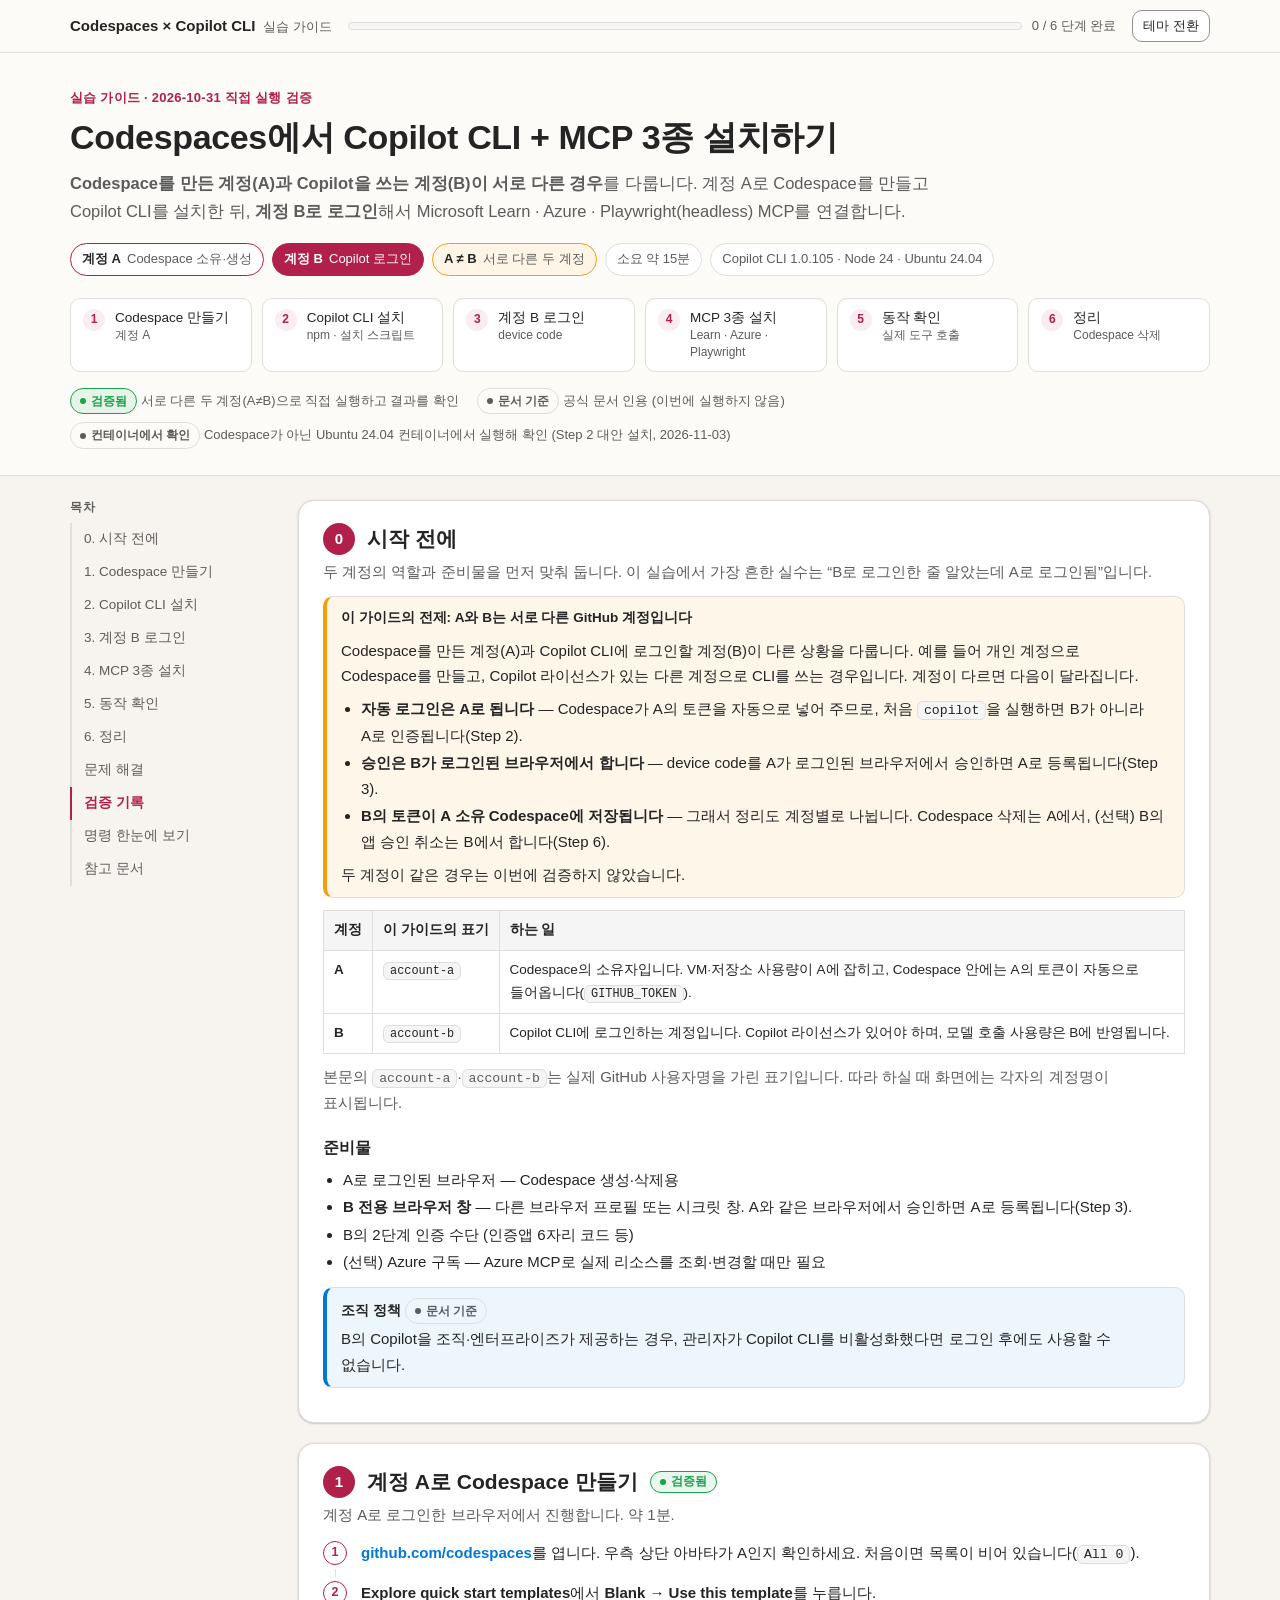
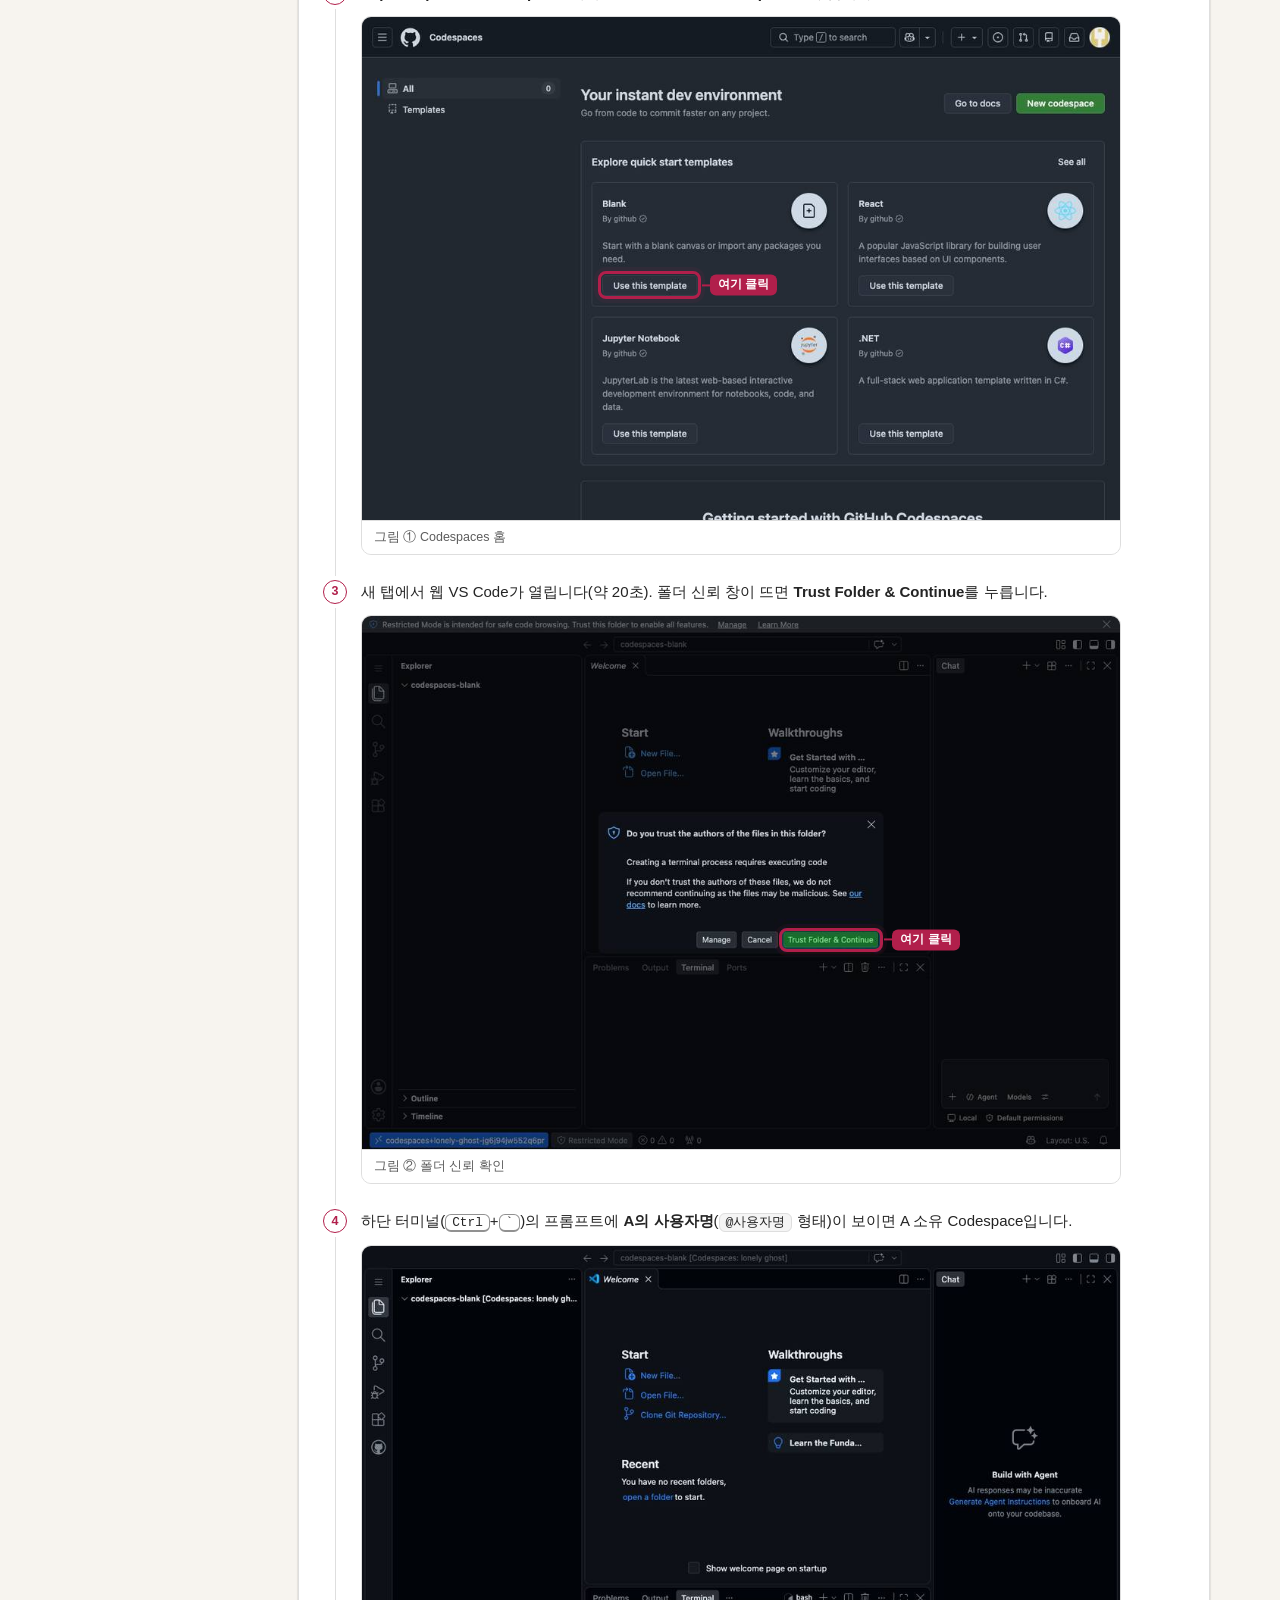
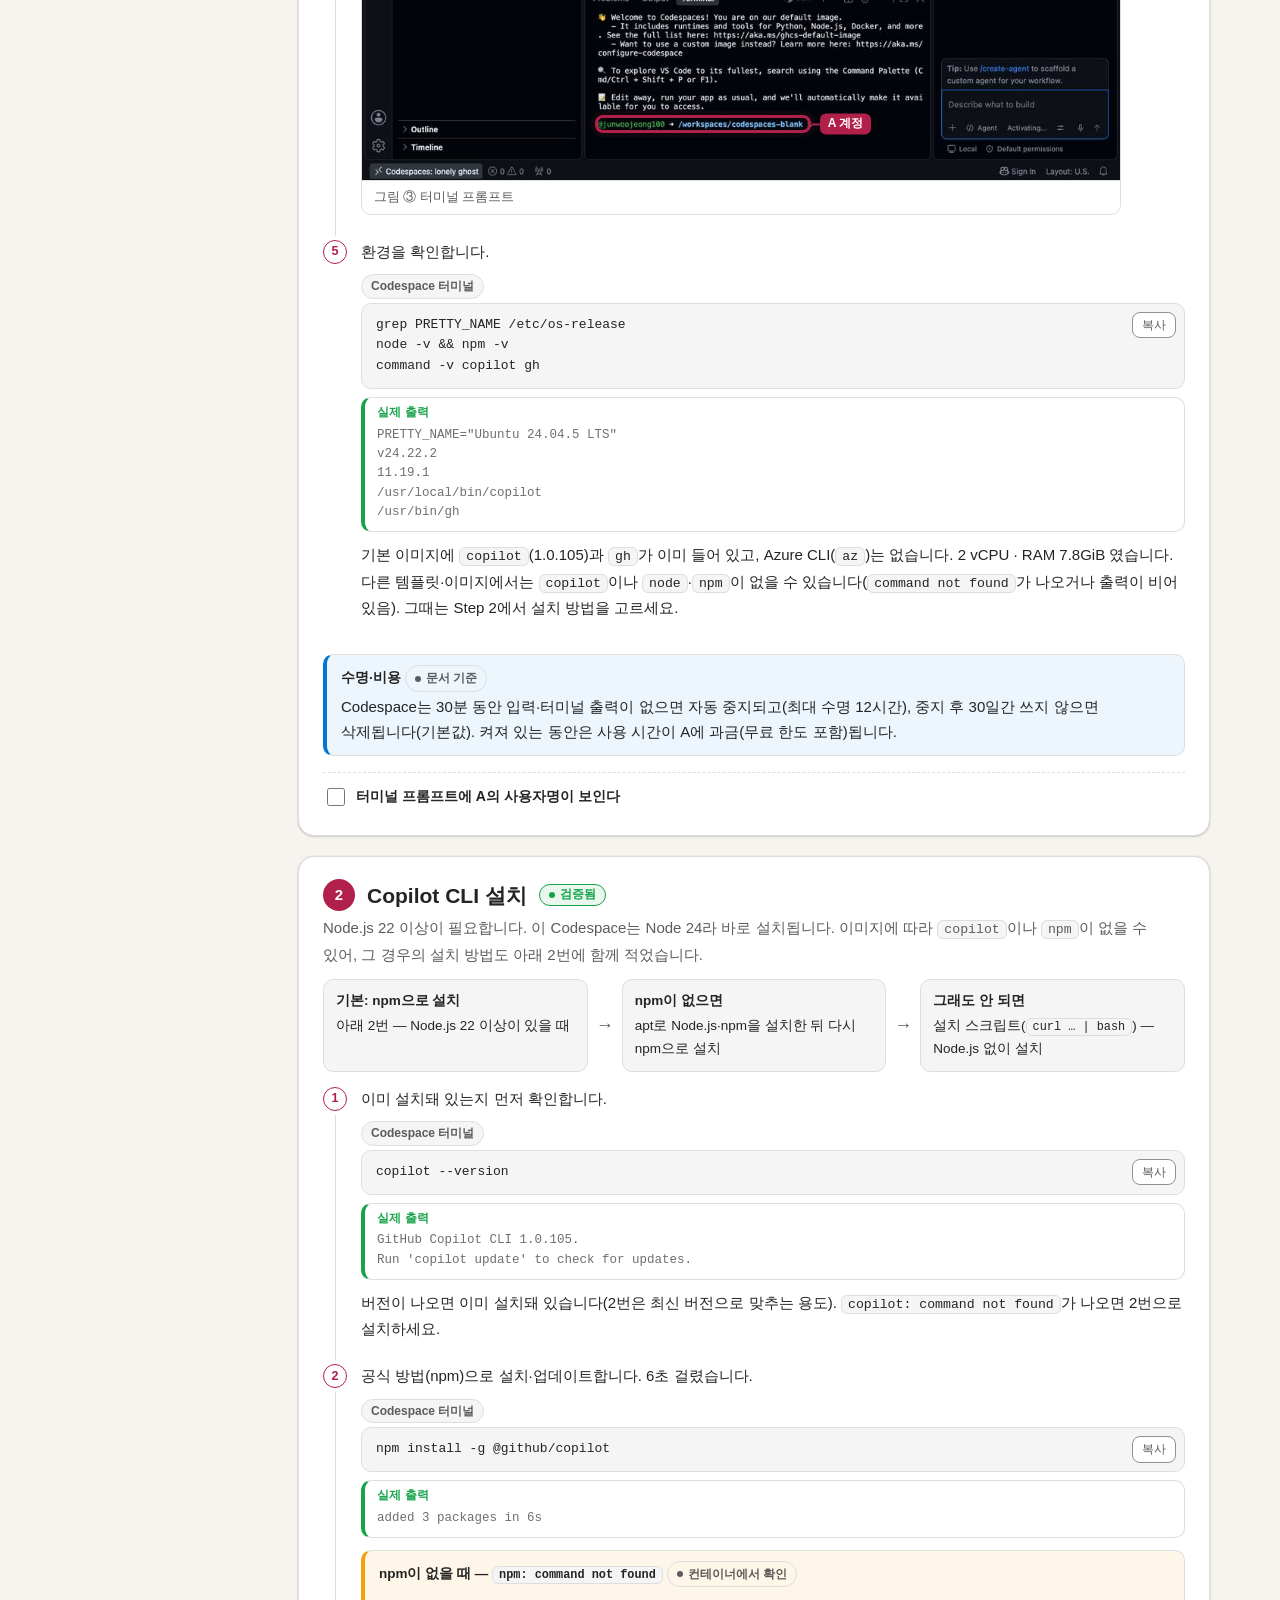
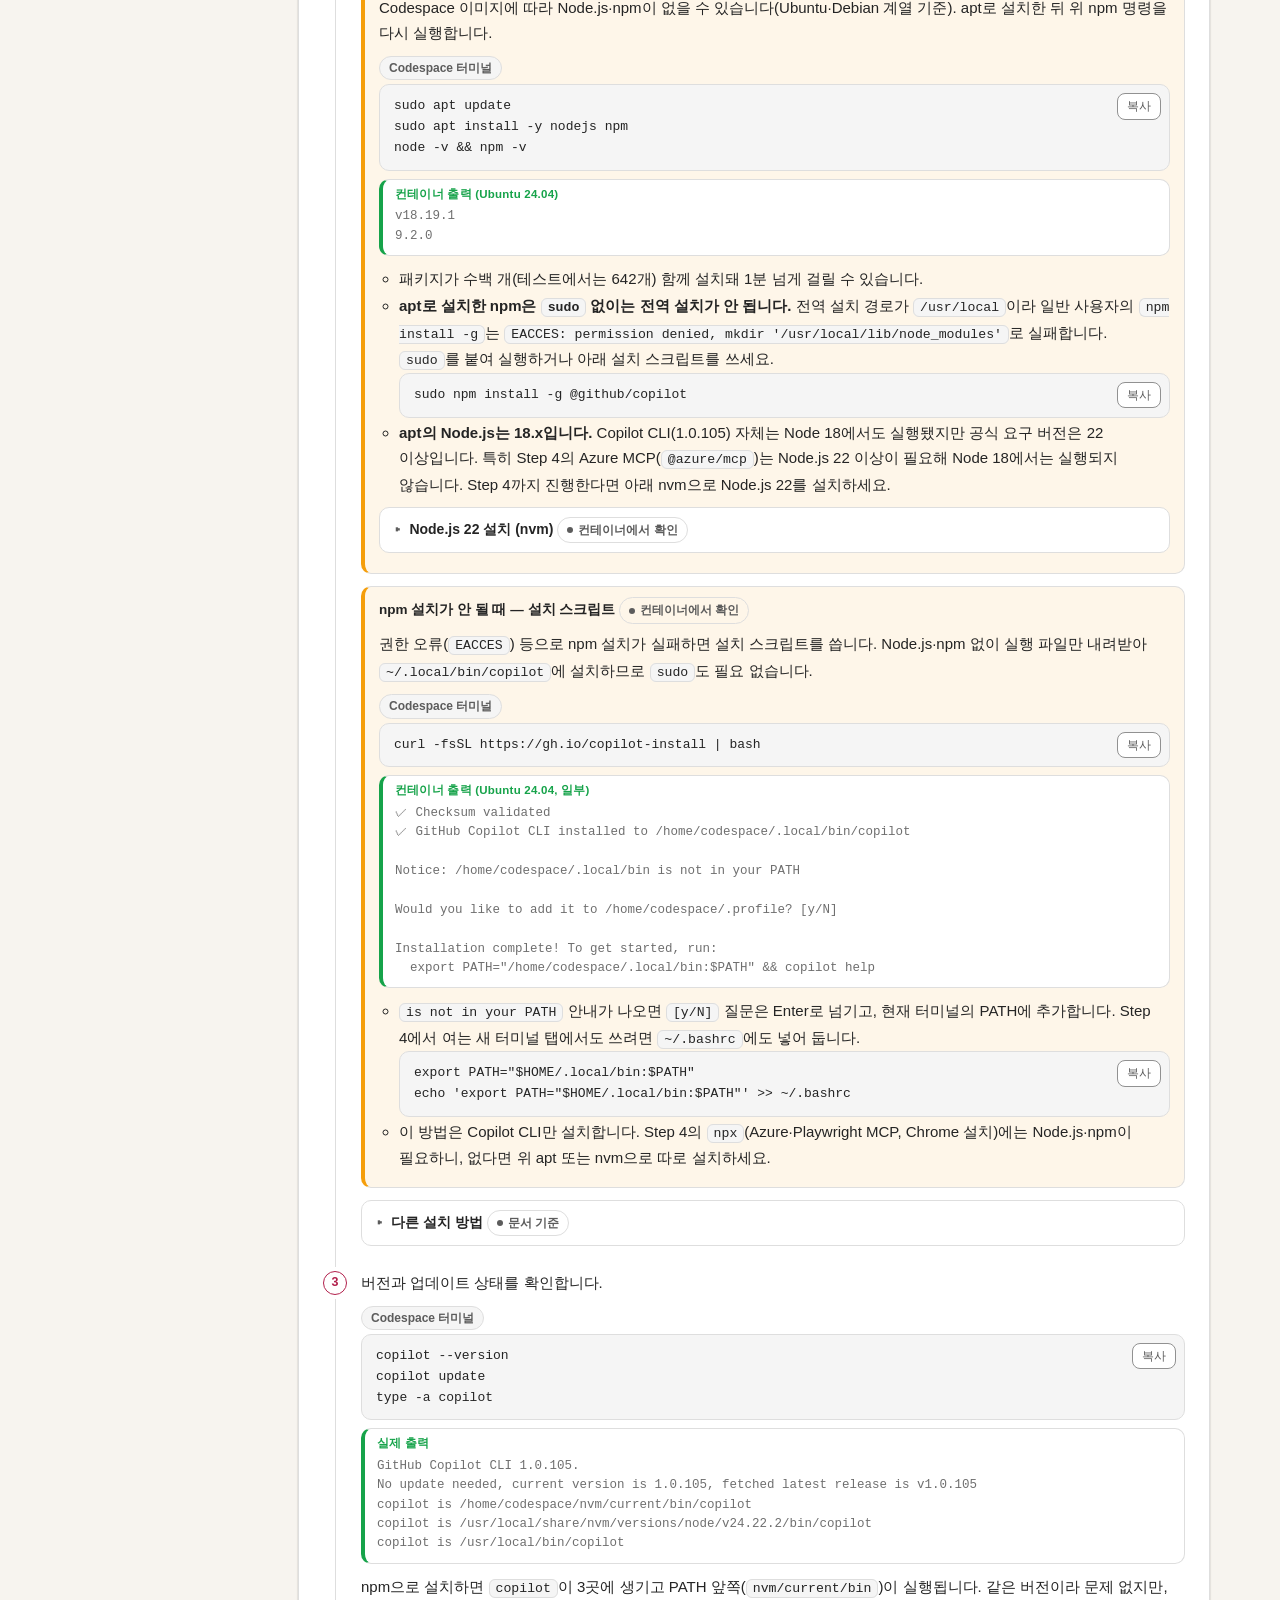
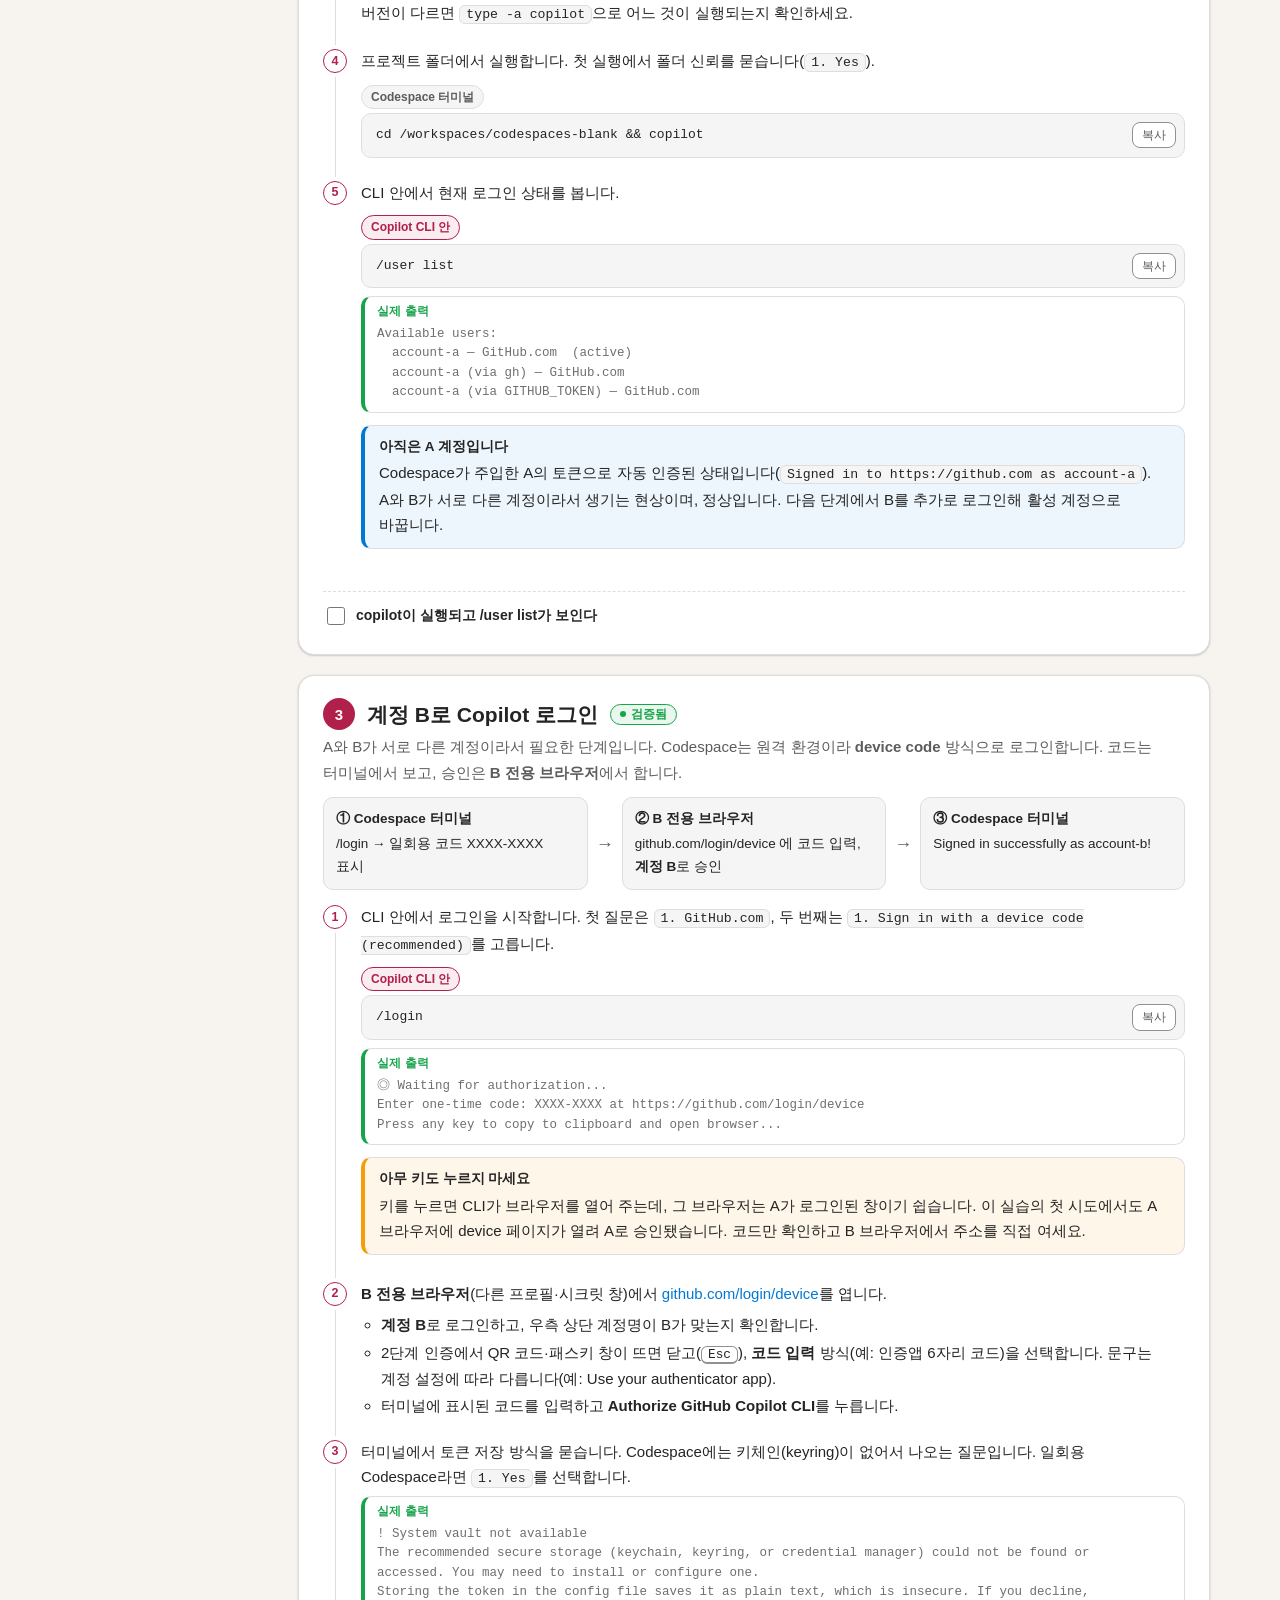
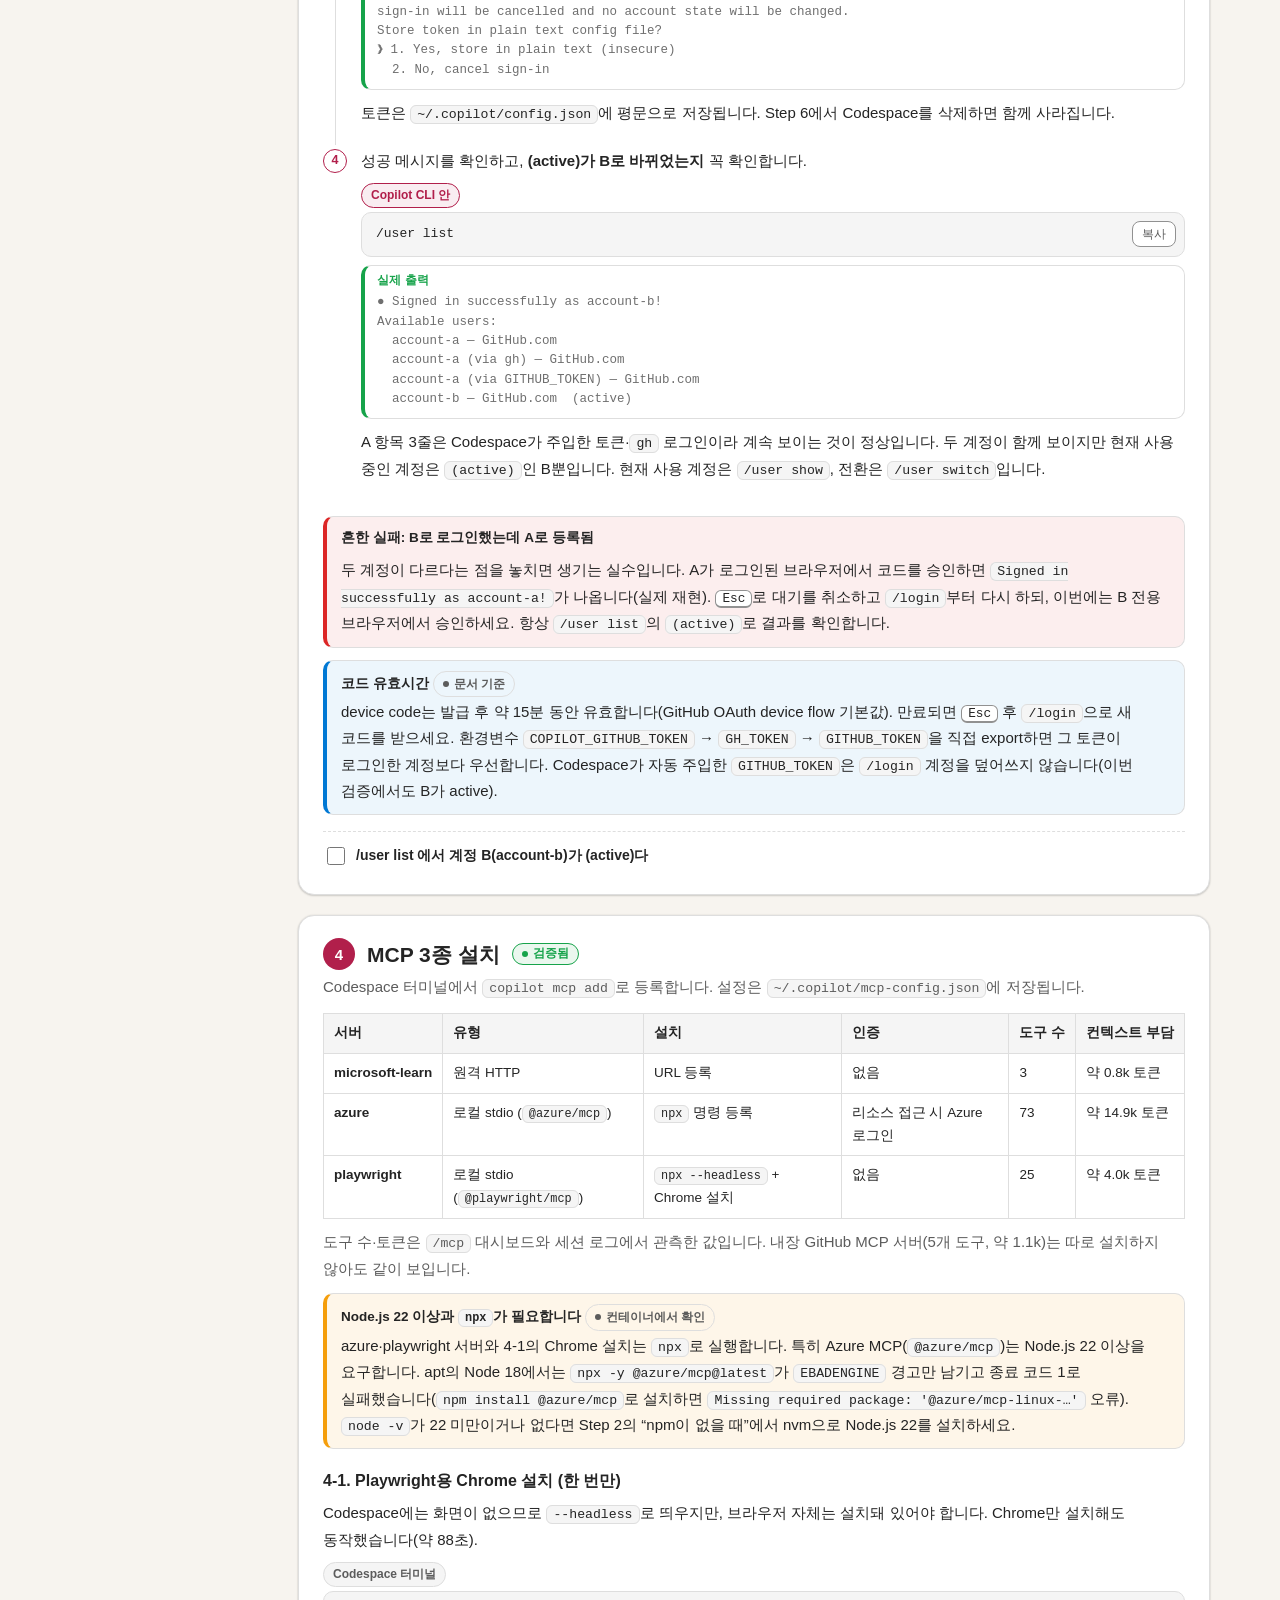
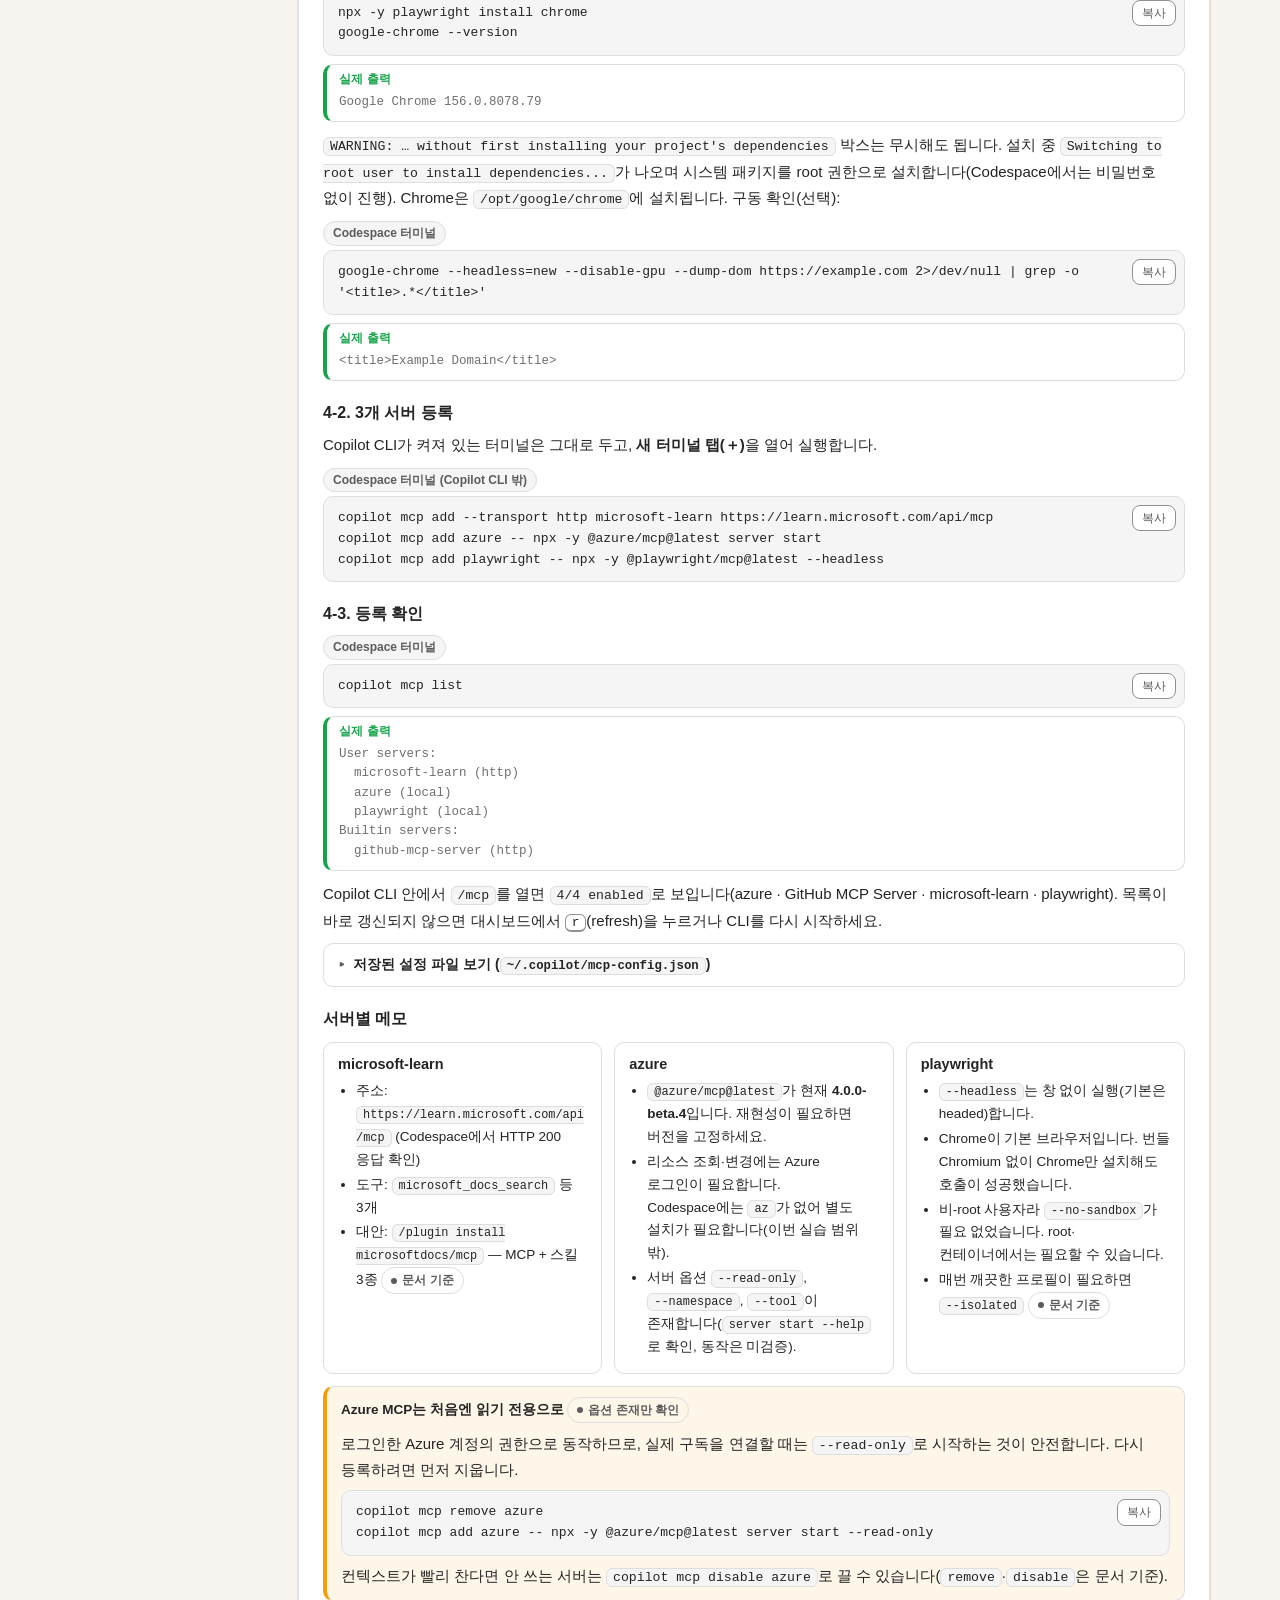
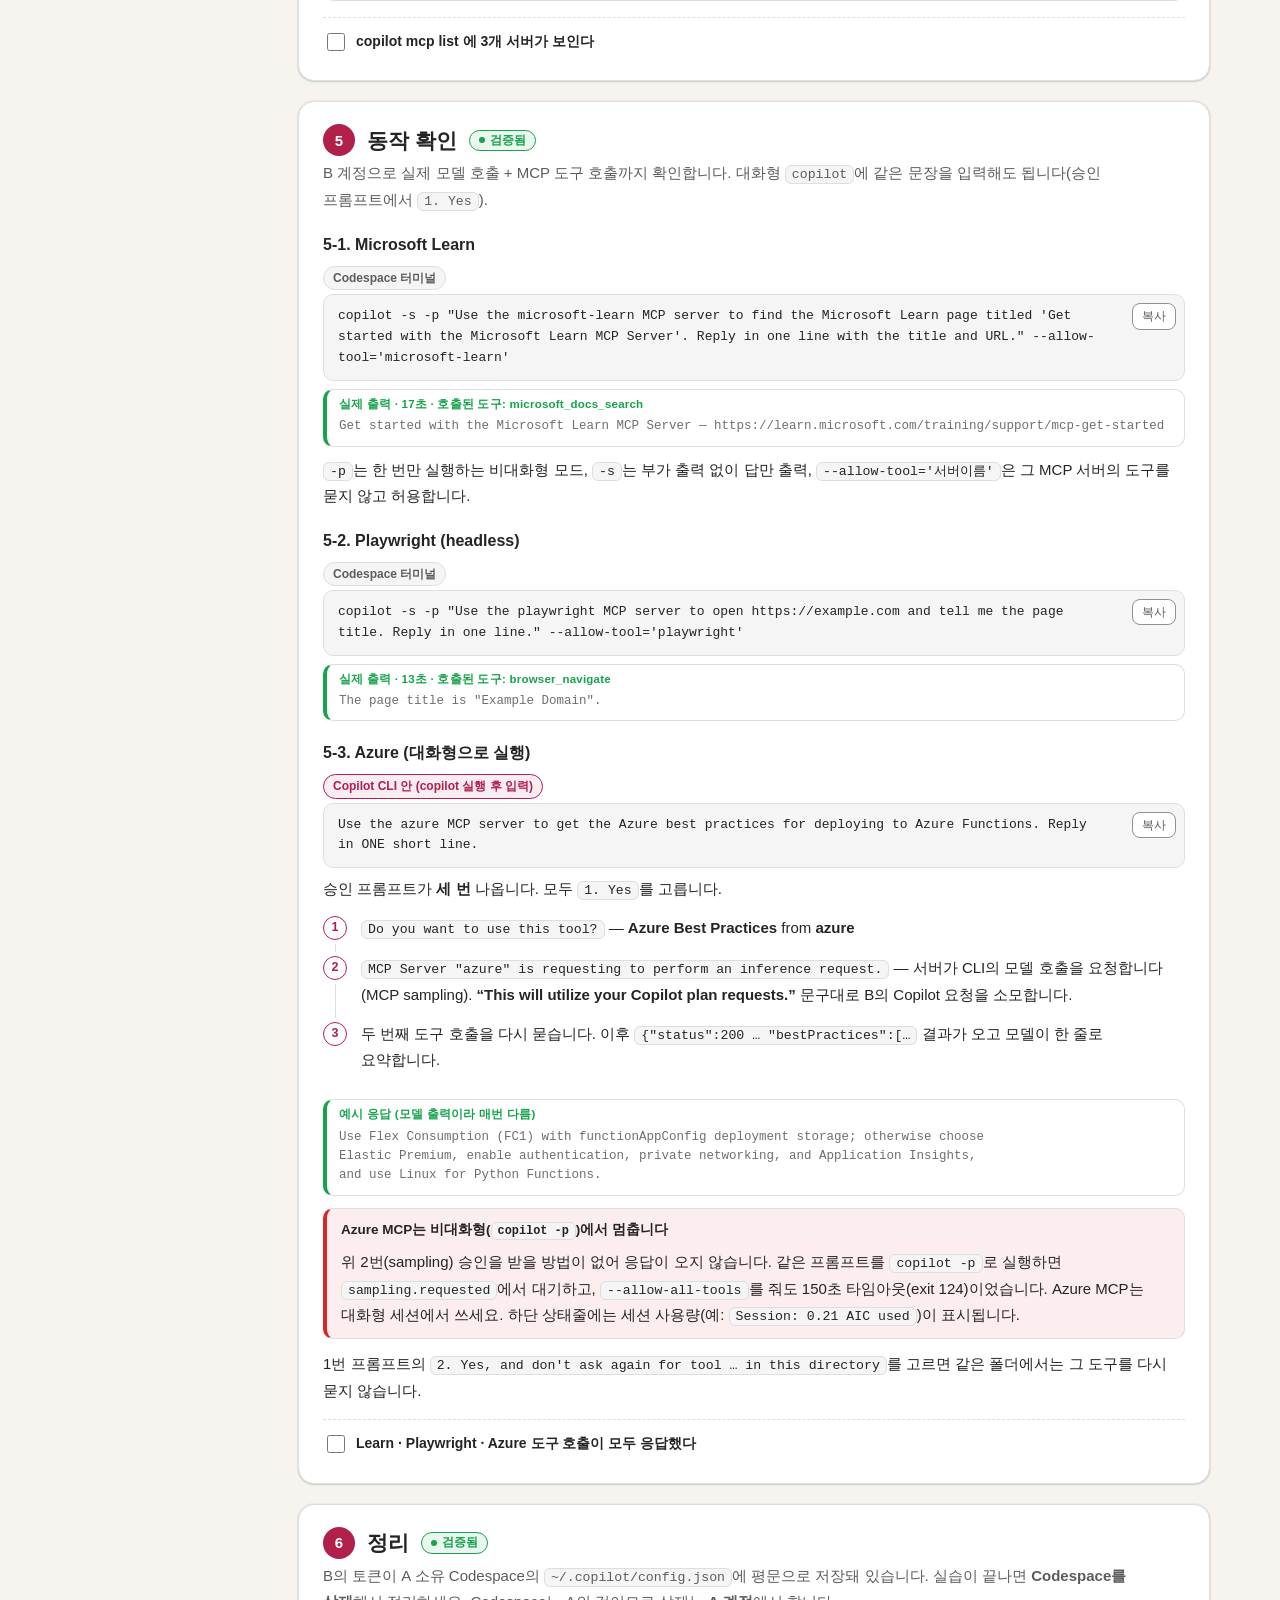
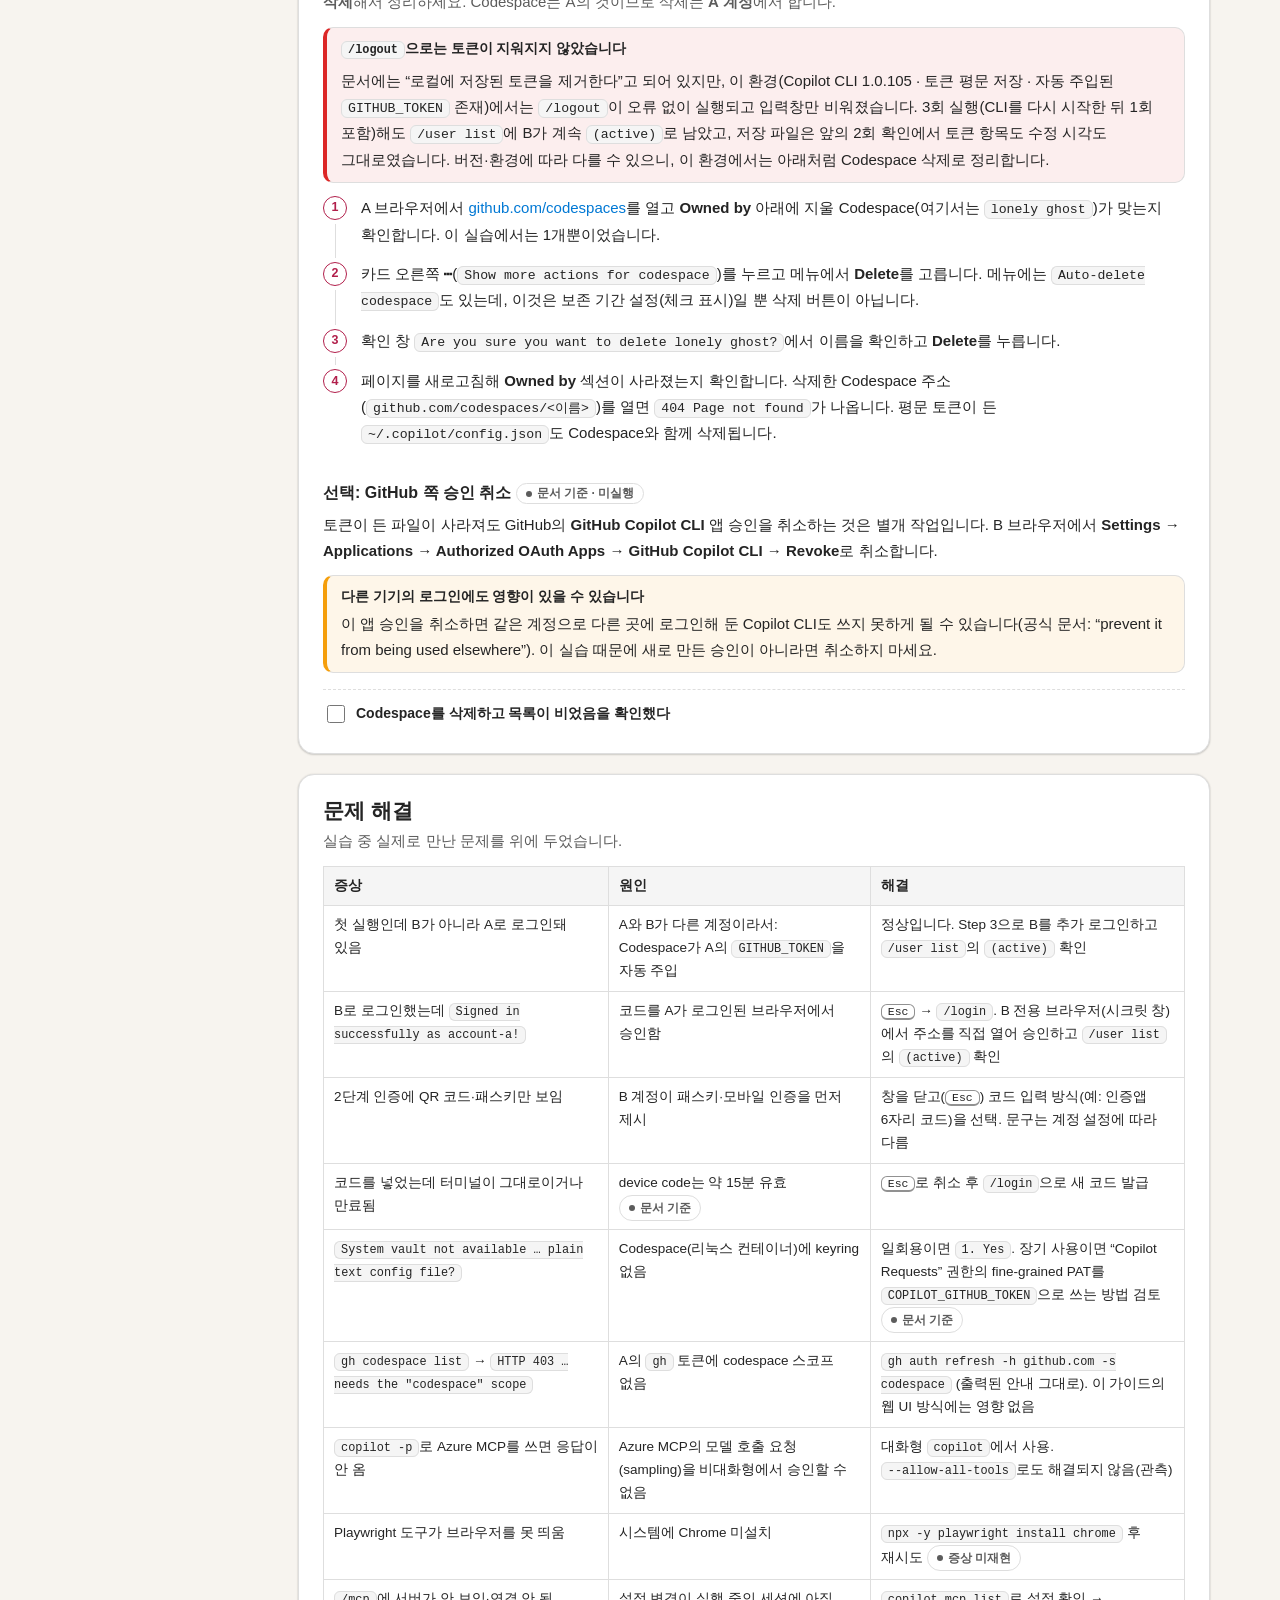
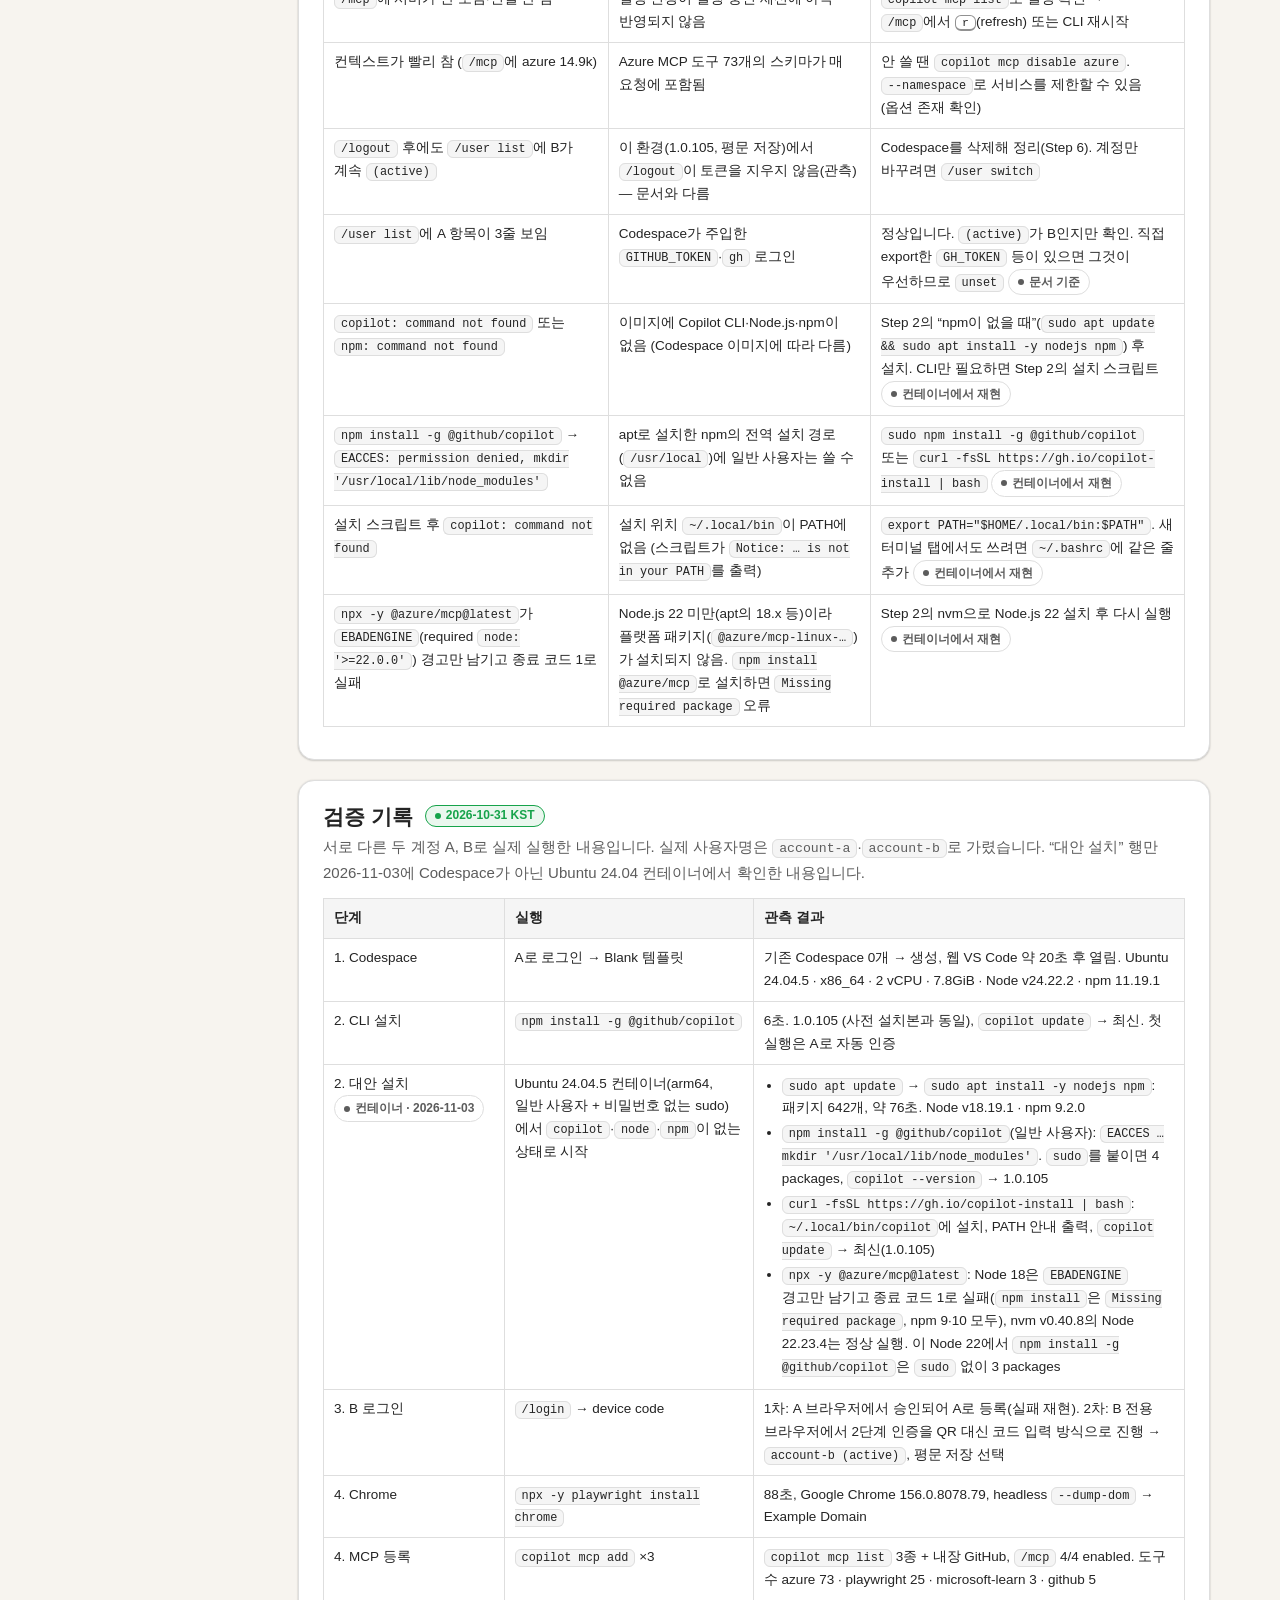
<file: github-copilot-cli-codespaces.html>
<!DOCTYPE html>
<html lang="ko">
<head>
<meta charset="UTF-8">
<meta name="viewport" content="width=device-width, initial-scale=1">
<title>Codespaces + Copilot CLI + MCP 3종 실습 가이드</title>
<script>
  (() => {
    const param = new URLSearchParams(window.location.search).get("scoutTheme");
    const theme =
      param || (window.matchMedia("(prefers-color-scheme: dark)").matches ? "dark" : "light");
    document.documentElement.setAttribute("data-theme", theme);
  })();
</script>
<style>
:root {
  color-scheme: light;
  --cp-bg: #f7f4ef;
  --cp-bg-elevated: #fcfbf8;
  --cp-surface: #ffffff;
  --cp-surface-soft: #f5f5f5;
  --cp-border: #dedede;
  --cp-border-strong: #919191;
  --cp-text: #242424;
  --cp-text-muted: #5c5c5c;
  --cp-text-soft: #6f6f6f;
  --cp-accent: #b11f4b;
  --cp-accent-hover: #9a1a41;
  --cp-accent-soft: rgba(177, 31, 75, 0.08);
  --cp-accent-fg: #ffffff;
  --cp-success: #16a34a;
  --cp-danger: #dc2626;
  --cp-warning: #f59e0b;
  --cp-link: #0078d4;
  --cp-shadow: 0 18px 48px rgba(0, 0, 0, 0.12);
  --cp-overlay: rgba(255, 255, 255, 0.8);
  --cp-panel: rgba(255, 255, 255, 0.86);
  --cp-panel-strong: rgba(255, 255, 255, 0.96);
  --cp-sheen: rgba(255, 255, 255, 0.55);
  --cp-highlight: rgba(177, 31, 75, 0.12);
}
html[data-theme="dark"] {
  color-scheme: dark;
  --cp-bg: #3d3b3a;
  --cp-bg-elevated: #343231;
  --cp-surface: #292929;
  --cp-surface-soft: #2e2e2e;
  --cp-border: #474747;
  --cp-border-strong: #5f5f5f;
  --cp-text: #dedede;
  --cp-text-muted: #919191;
  --cp-text-soft: #b0b0b0;
  --cp-accent: #fd8ea1;
  --cp-accent-hover: #fb7b91;
  --cp-accent-soft: rgba(253, 142, 161, 0.14);
  --cp-accent-fg: #1a1a1a;
  --cp-success: #4ade80;
  --cp-danger: #f87171;
  --cp-warning: #fbbf24;
  --cp-link: #4da6ff;
  --cp-shadow: 0 18px 48px rgba(0, 0, 0, 0.32);
  --cp-overlay: rgba(41, 41, 41, 0.88);
  --cp-panel: rgba(41, 41, 41, 0.72);
  --cp-panel-strong: rgba(41, 41, 41, 0.96);
  --cp-sheen: rgba(255, 255, 255, 0.04);
  --cp-highlight: rgba(253, 142, 161, 0.12);
}

:root {
  --radius: 0.625rem;
  --radius-card: 16px;
  --card-shadow: 0 0 2px rgba(0, 0, 0, 0.12), 0 1px 2px rgba(0, 0, 0, 0.14);
}

*, *::before, *::after { box-sizing: border-box; }
html { scroll-behavior: smooth; scroll-padding-top: 84px; -webkit-text-size-adjust: 100%; }
body {
  margin: 0;
  background: var(--cp-bg);
  color: var(--cp-text);
  font-family: "Segoe UI", Aptos, Calibri, -apple-system, BlinkMacSystemFont, sans-serif;
  font-size: 15px;
  line-height: 1.7;
  word-break: keep-all;
  overflow-wrap: break-word;
}
code, pre, kbd, samp { font-family: Consolas, Menlo, "Courier New", Courier, monospace; }
a { color: var(--cp-link); text-decoration: none; }
a:hover { text-decoration: underline; }
p { margin: 0.5em 0; }
h1, h2, h3, h4 { line-height: 1.3; margin: 0; }
ul { margin: 6px 0; padding-left: 20px; }
li { margin: 2px 0; }

/* top bar */
.topbar { position: sticky; top: 0; z-index: 30; background: var(--cp-bg-elevated); border-bottom: 1px solid var(--cp-border); }
.topbar-in { max-width: 1180px; margin: 0 auto; padding: 10px 20px; display: flex; align-items: center; gap: 16px; }
.brand { font-weight: 700; white-space: nowrap; }
.brand small { font-weight: 400; color: var(--cp-text-muted); margin-left: 8px; }
.progress { flex: 1; display: flex; align-items: center; gap: 10px; min-width: 0; }
.bar { flex: 1; height: 8px; border-radius: 99px; background: var(--cp-surface-soft); border: 1px solid var(--cp-border); overflow: hidden; }
.bar > i { display: block; height: 100%; width: 0; background: var(--cp-accent); transition: width 0.25s ease; }
.pcount { font-size: 13px; color: var(--cp-text-muted); white-space: nowrap; }
.btn { font: inherit; font-size: 13px; border: 1px solid var(--cp-border-strong); background: var(--cp-surface); color: var(--cp-text); border-radius: var(--radius); padding: 4px 10px; cursor: pointer; }
.btn:hover { border-color: var(--cp-accent); color: var(--cp-accent); }
.btn { flex: none; white-space: nowrap; }
@media (max-width: 560px) {
  .topbar-in { padding: 8px 14px; gap: 10px; }
  .brand { display: none; }
  .pcount { font-size: 12.5px; }
}

/* hero */
.hero { background: var(--cp-bg-elevated); border-bottom: 1px solid var(--cp-border); }
.hero-in { max-width: 1180px; margin: 0 auto; padding: 34px 20px 26px; }
.eyebrow { margin: 0 0 6px; font-size: 13px; font-weight: 600; color: var(--cp-accent); letter-spacing: 0.02em; }
h1 { font-size: clamp(24px, 3.6vw, 34px); letter-spacing: -0.01em; }
.lead { font-size: 16.5px; color: var(--cp-text-muted); max-width: 860px; margin: 10px 0 0; }
.chips { display: flex; flex-wrap: wrap; gap: 8px; margin: 18px 0 0; }
.chip { display: inline-flex; gap: 6px; align-items: center; font-size: 13px; padding: 4px 11px; border-radius: 99px; border: 1px solid var(--cp-border); background: var(--cp-surface); color: var(--cp-text-muted); }
.chip b { color: var(--cp-text); }
.chip.a { border-color: var(--cp-accent); }
.chip.b { background: var(--cp-accent); border-color: var(--cp-accent); color: var(--cp-accent-fg); }
.chip.b b { color: var(--cp-accent-fg); }
.chip.diff { border-color: var(--cp-warning); background: color-mix(in srgb, var(--cp-warning) 10%, var(--cp-surface)); }
.stepper { list-style: none; margin: 22px 0 0; padding: 0; display: grid; grid-template-columns: repeat(6, minmax(0, 1fr)); gap: 10px; counter-reset: s; }
.stepper li { counter-increment: s; margin: 0; }
.stepper a { display: flex; gap: 10px; align-items: flex-start; height: 100%; padding: 10px 12px; border: 1px solid var(--cp-border); border-radius: var(--radius); background: var(--cp-surface); color: var(--cp-text); text-decoration: none; font-size: 13.5px; line-height: 1.4; }
.stepper a:hover { border-color: var(--cp-accent); }
.stepper a::before { content: counter(s); flex: none; width: 22px; height: 22px; border-radius: 50%; background: var(--cp-accent-soft); color: var(--cp-accent); font-weight: 700; font-size: 12px; display: grid; place-items: center; }
.stepper small { display: block; color: var(--cp-text-muted); font-size: 12px; }
.stepper li.done a { border-color: var(--cp-success); }
.stepper li.done a::before { content: "\2713"; background: var(--cp-success); color: var(--cp-accent-fg); }
.legend { display: flex; flex-wrap: wrap; gap: 8px 18px; margin: 16px 0 0; font-size: 13px; color: var(--cp-text-muted); }

/* layout */
.layout { max-width: 1180px; margin: 0 auto; padding: 24px 20px 80px; display: grid; grid-template-columns: 200px minmax(0, 1fr); gap: 28px; align-items: start; }
main { min-width: 0; }
.toc { position: sticky; top: 86px; font-size: 13.5px; }
.toc h2 { font-size: 12px; text-transform: uppercase; letter-spacing: 0.06em; color: var(--cp-text-muted); margin: 0 0 8px; }
.toc ol { list-style: none; margin: 0; padding: 0; border-left: 2px solid var(--cp-border); }
.toc li { margin: 0; }
.toc a { display: block; padding: 5px 0 5px 12px; margin-left: -2px; border-left: 2px solid transparent; color: var(--cp-text-muted); }
.toc a:hover { color: var(--cp-text); text-decoration: none; }
.toc a.on { color: var(--cp-accent); border-left-color: var(--cp-accent); font-weight: 600; }
@media (max-width: 980px) {
  .layout { grid-template-columns: minmax(0, 1fr); }
  .toc { display: none; }
  .stepper { grid-template-columns: repeat(2, minmax(0, 1fr)); }
  .brand small { display: none; }
}

/* cards */
.card { background: var(--cp-surface); border: 1px solid var(--cp-border); border-radius: var(--radius-card); box-shadow: var(--card-shadow); padding: 22px 24px; margin: 0 0 20px; }
.card > h2 { display: flex; align-items: center; flex-wrap: wrap; gap: 10px 12px; font-size: 21px; margin: 0 0 4px; }
.num { flex: none; width: 32px; height: 32px; border-radius: 50%; background: var(--cp-accent); color: var(--cp-accent-fg); display: grid; place-items: center; font-size: 15px; font-weight: 700; }
.sub { color: var(--cp-text-muted); margin: 2px 0 12px; }
h3 { font-size: 16px; margin: 22px 0 8px; }

ol.steps { list-style: none; margin: 12px 0; padding: 0; counter-reset: st; }
ol.steps > li { position: relative; padding: 0 0 14px 38px; margin: 0; counter-increment: st; }
ol.steps > li::before { content: counter(st); position: absolute; left: 0; top: 1px; width: 24px; height: 24px; border-radius: 50%; border: 1.5px solid var(--cp-accent); color: var(--cp-accent); font-size: 12.5px; font-weight: 700; display: grid; place-items: center; background: var(--cp-surface); }
ol.steps > li::after { content: ""; position: absolute; left: 11.5px; top: 29px; bottom: 3px; width: 1px; background: var(--cp-border); }
ol.steps > li:last-child::after { display: none; }

:not(pre) > code { background: var(--cp-surface-soft); border: 1px solid var(--cp-border); border-radius: 6px; padding: 1px 6px; font-size: 0.88em; }
kbd { border: 1px solid var(--cp-border-strong); border-bottom-width: 2px; border-radius: 6px; padding: 0 6px; font-size: 0.85em; background: var(--cp-surface); }

.badge { display: inline-flex; align-items: center; gap: 5px; font-size: 12px; font-weight: 600; padding: 2px 9px; border-radius: 99px; border: 1px solid var(--cp-border); color: var(--cp-text-muted); vertical-align: middle; white-space: nowrap; }
.badge::before { content: ""; width: 6px; height: 6px; border-radius: 50%; background: currentColor; }
.badge.ok { color: var(--cp-success); border-color: var(--cp-success); background: color-mix(in srgb, var(--cp-success) 9%, transparent); }

/* where chips + code */
.blk { margin: 8px 0; }
.where { display: inline-flex; align-items: center; font-size: 12px; font-weight: 600; padding: 1px 9px; border-radius: 99px; border: 1px solid var(--cp-border); background: var(--cp-surface-soft); color: var(--cp-text-muted); margin: 0 0 4px; }
.where.cli { color: var(--cp-accent); border-color: var(--cp-accent); background: var(--cp-accent-soft); }
.where.web { color: var(--cp-link); border-color: var(--cp-link); }
.cmd { position: relative; border: 1px solid var(--cp-border); border-radius: var(--radius); background: var(--cp-surface-soft); }
.cmd pre { margin: 0; padding: 11px 76px 11px 14px; font-size: 13px; line-height: 1.6; white-space: pre-wrap; overflow-wrap: anywhere; word-break: normal; }
.cmd .copy { position: absolute; top: 8px; right: 8px; }
.cmd.nocopy pre { padding-right: 14px; }
.copy { font: inherit; font-size: 12px; border: 1px solid var(--cp-border-strong); background: var(--cp-surface); color: var(--cp-text-muted); border-radius: 8px; padding: 2px 9px; cursor: pointer; }
.copy:hover { color: var(--cp-accent); border-color: var(--cp-accent); }
.copy.ok { color: var(--cp-success); border-color: var(--cp-success); }
.c { color: var(--cp-text-muted); }
.out { margin: 6px 0 10px; border: 1px solid var(--cp-border); border-left: 4px solid var(--cp-success); border-radius: var(--radius); background: var(--cp-surface); }
.out .lab { font-size: 11.5px; font-weight: 600; color: var(--cp-success); padding: 5px 12px 0; letter-spacing: 0.02em; }
.out pre { margin: 0; padding: 3px 12px 9px; font-size: 12.5px; line-height: 1.55; color: var(--cp-text-soft); white-space: pre-wrap; overflow-wrap: anywhere; word-break: normal; }

/* callouts */
.note { margin: 12px 0; padding: 10px 14px; border: 1px solid var(--cp-border); border-left: 4px solid var(--cp-link); border-radius: var(--radius); background: color-mix(in srgb, var(--cp-link) 7%, var(--cp-surface)); }
.note > strong:first-child { display: block; font-size: 13.5px; margin-bottom: 2px; }
.note.warn { border-left-color: var(--cp-warning); background: color-mix(in srgb, var(--cp-warning) 9%, var(--cp-surface)); }
.note.bad { border-left-color: var(--cp-danger); background: color-mix(in srgb, var(--cp-danger) 8%, var(--cp-surface)); }
.note.good { border-left-color: var(--cp-success); background: color-mix(in srgb, var(--cp-success) 8%, var(--cp-surface)); }
.note p:last-child { margin-bottom: 0; }

/* tables */
.tw { overflow-x: auto; margin: 10px 0; }
table { border-collapse: collapse; width: 100%; font-size: 13.5px; }
th, td { border: 1px solid var(--cp-border); padding: 8px 10px; text-align: left; vertical-align: top; }
th { background: var(--cp-surface-soft); font-weight: 600; white-space: nowrap; }

/* mini cards */
.g3 { display: grid; grid-template-columns: repeat(3, minmax(0, 1fr)); gap: 12px; margin: 12px 0; }
@media (max-width: 900px) { .g3 { grid-template-columns: minmax(0, 1fr); } }
.mini { border: 1px solid var(--cp-border); border-radius: var(--radius); background: var(--cp-surface); padding: 12px 14px; }
.mini h4 { font-size: 14.5px; margin-bottom: 4px; }
.mini ul { margin: 6px 0 0; padding-left: 18px; font-size: 13.5px; }
.mini code, td code { overflow-wrap: break-word; word-break: normal; }
.nw { white-space: nowrap; }
.t-mcp td:first-child { white-space: nowrap; }

/* flow */
.flow { display: grid; grid-template-columns: 1fr auto 1fr auto 1fr; gap: 8px; align-items: stretch; margin: 10px 0 14px; }
.flow > div { border: 1px solid var(--cp-border); border-radius: var(--radius); background: var(--cp-surface-soft); padding: 10px 12px; font-size: 13.5px; }
.flow > div > b:first-child { display: block; margin-bottom: 2px; }
.flow > span { align-self: center; color: var(--cp-text-muted); font-size: 18px; }
@media (max-width: 820px) { .flow { grid-template-columns: 1fr; } .flow > span { transform: rotate(90deg); justify-self: center; } }

/* screenshots */
.shot { margin: 10px 0; max-width: 760px; border: 1px solid var(--cp-border); border-radius: var(--radius); overflow: hidden; background: var(--cp-surface-soft); }
.frame { position: relative; }
.frame img { display: block; width: 100%; height: auto; }
.hl { position: absolute; border: 3px solid var(--cp-accent); border-radius: 8px; box-shadow: 0 0 0 4px var(--cp-accent-soft); pointer-events: none; }
.hl > span { position: absolute; left: calc(100% + 12px); top: 50%; transform: translateY(-50%); background: var(--cp-accent); color: var(--cp-accent-fg); font-size: 12px; font-weight: 700; padding: 1px 8px; border-radius: 6px; white-space: nowrap; line-height: 1.6; }
.hl > span::before { content: ""; position: absolute; right: 100%; top: 50%; width: 8px; height: 2px; background: var(--cp-accent); transform: translateY(-50%); }
figcaption { font-size: 12.5px; color: var(--cp-text-muted); padding: 6px 12px; border-top: 1px solid var(--cp-border); background: var(--cp-surface); }

/* details */
details { border: 1px solid var(--cp-border); border-radius: var(--radius); background: var(--cp-surface); margin: 10px 0; }
details > summary { cursor: pointer; padding: 9px 14px; font-weight: 600; font-size: 14px; list-style: none; }
details > summary::-webkit-details-marker { display: none; }
details > summary::before { content: "\25B8"; display: inline-block; width: 1.1em; color: var(--cp-text-muted); transition: transform 0.15s; }
details[open] > summary::before { transform: rotate(90deg); }
details > .in { padding: 2px 14px 12px; }

.done-row { margin: 16px 0 0; padding-top: 12px; border-top: 1px dashed var(--cp-border); }
.done-row label { display: inline-flex; align-items: center; gap: 8px; cursor: pointer; font-weight: 600; font-size: 14px; }
.done-row input { width: 18px; height: 18px; accent-color: var(--cp-accent); }

footer { max-width: 1180px; margin: 0 auto; padding: 0 20px 48px; color: var(--cp-text-muted); font-size: 13px; }

@media print {
  .topbar, .toc, .copy, .btn { display: none !important; }
  .layout { display: block; }
  .card { box-shadow: none; break-inside: avoid-page; }
  body { font-size: 12.5px; }
}
</style>
</head>
<body>

<div class="topbar"><div class="topbar-in">
  <div class="brand">Codespaces × Copilot CLI<small>실습 가이드</small></div>
  <div class="progress"><div class="bar" id="pbar"><i></i></div><span class="pcount" id="pcount">0 / 6 단계 완료</span></div>
  <button class="btn" id="theme" type="button" aria-label="라이트/다크 테마 전환">테마 전환</button>
</div></div>

<header class="hero"><div class="hero-in">
  <p class="eyebrow">실습 가이드 · 2026-10-31 직접 실행 검증</p>
  <h1>Codespaces에서 Copilot CLI + MCP 3종 설치하기</h1>
  <p class="lead"><b>Codespace를 만든 계정(A)과 Copilot을 쓰는 계정(B)이 서로 다른 경우</b>를 다룹니다. 계정 A로 Codespace를 만들고 Copilot CLI를 설치한 뒤, <b>계정 B로 로그인</b>해서 Microsoft Learn · Azure · Playwright(headless) MCP를 연결합니다.</p>
  <div class="chips">
    <span class="chip a"><b>계정 A</b> Codespace 소유·생성</span>
    <span class="chip b"><b>계정 B</b> Copilot 로그인</span>
    <span class="chip diff"><b>A ≠ B</b> 서로 다른 두 계정</span>
    <span class="chip">소요 약 15분</span>
    <span class="chip">Copilot CLI 1.0.105 · Node 24 · Ubuntu 24.04</span>
  </div>
  <ol class="stepper">
    <li><a href="#step1"><span>Codespace 만들기<small>계정 A</small></span></a></li>
    <li><a href="#step2"><span>Copilot CLI 설치<small>npm · 설치 스크립트</small></span></a></li>
    <li><a href="#step3"><span>계정 B 로그인<small>device code</small></span></a></li>
    <li><a href="#step4"><span>MCP 3종 설치<small>Learn · Azure · Playwright</small></span></a></li>
    <li><a href="#step5"><span>동작 확인<small>실제 도구 호출</small></span></a></li>
    <li><a href="#cleanup"><span>정리<small>Codespace 삭제</small></span></a></li>
  </ol>
  <div class="legend">
    <span><span class="badge ok">검증됨</span> 서로 다른 두 계정(A≠B)으로 직접 실행하고 결과를 확인</span>
    <span><span class="badge">문서 기준</span> 공식 문서 인용 (이번에 실행하지 않음)</span>
    <span><span class="badge">컨테이너에서 확인</span> Codespace가 아닌 Ubuntu 24.04 컨테이너에서 실행해 확인 (Step 2 대안 설치, 2026-11-03)</span>
  </div>
</div></header>

<div class="layout">
<nav class="toc" aria-label="목차">
  <h2>목차</h2>
  <ol>
    <li><a href="#prep">0. 시작 전에</a></li>
    <li><a href="#step1">1. Codespace 만들기</a></li>
    <li><a href="#step2">2. Copilot CLI 설치</a></li>
    <li><a href="#step3">3. 계정 B 로그인</a></li>
    <li><a href="#step4">4. MCP 3종 설치</a></li>
    <li><a href="#step5">5. 동작 확인</a></li>
    <li><a href="#cleanup">6. 정리</a></li>
    <li><a href="#trouble">문제 해결</a></li>
    <li><a href="#log">검증 기록</a></li>
    <li><a href="#cheat">명령 한눈에 보기</a></li>
    <li><a href="#refs">참고 문서</a></li>
  </ol>
</nav>

<main>

<!-- 0 -->
<section class="card" id="prep">
  <h2><span class="num">0</span>시작 전에</h2>
  <p class="sub">두 계정의 역할과 준비물을 먼저 맞춰 둡니다. 이 실습에서 가장 흔한 실수는 “B로 로그인한 줄 알았는데 A로 로그인됨”입니다.</p>
  <div class="note warn"><strong>이 가이드의 전제: A와 B는 서로 다른 GitHub 계정입니다</strong>
    <p>Codespace를 만든 계정(A)과 Copilot CLI에 로그인할 계정(B)이 다른 상황을 다룹니다. 예를 들어 개인 계정으로 Codespace를 만들고, Copilot 라이선스가 있는 다른 계정으로 CLI를 쓰는 경우입니다. 계정이 다르면 다음이 달라집니다.</p>
    <ul>
      <li><b>자동 로그인은 A로 됩니다</b> — Codespace가 A의 토큰을 자동으로 넣어 주므로, 처음 <code>copilot</code>을 실행하면 B가 아니라 A로 인증됩니다(Step 2).</li>
      <li><b>승인은 B가 로그인된 브라우저에서 합니다</b> — device code를 A가 로그인된 브라우저에서 승인하면 A로 등록됩니다(Step 3).</li>
      <li><b>B의 토큰이 A 소유 Codespace에 저장됩니다</b> — 그래서 정리도 계정별로 나뉩니다. Codespace 삭제는 A에서, (선택) B의 앱 승인 취소는 B에서 합니다(Step 6).</li>
    </ul>
    <p>두 계정이 같은 경우는 이번에 검증하지 않았습니다.</p>
  </div>
  <div class="tw"><table>
    <thead><tr><th>계정</th><th>이 가이드의 표기</th><th>하는 일</th></tr></thead>
    <tbody>
      <tr><td><b>A</b></td><td><code>account-a</code></td><td>Codespace의 소유자입니다. VM·저장소 사용량이 A에 잡히고, Codespace 안에는 A의 토큰이 자동으로 들어옵니다(<code>GITHUB_TOKEN</code>).</td></tr>
      <tr><td><b>B</b></td><td><code>account-b</code></td><td>Copilot CLI에 로그인하는 계정입니다. Copilot 라이선스가 있어야 하며, 모델 호출 사용량은 B에 반영됩니다.</td></tr>
    </tbody>
  </table></div>
  <p class="sub">본문의 <code>account-a</code>·<code>account-b</code>는 실제 GitHub 사용자명을 가린 표기입니다. 따라 하실 때 화면에는 각자의 계정명이 표시됩니다.</p>
  <h3>준비물</h3>
  <ul>
    <li>A로 로그인된 브라우저 — Codespace 생성·삭제용</li>
    <li><b>B 전용 브라우저 창</b> — 다른 브라우저 프로필 또는 시크릿 창. A와 같은 브라우저에서 승인하면 A로 등록됩니다(Step 3).</li>
    <li>B의 2단계 인증 수단 (인증앱 6자리 코드 등)</li>
    <li>(선택) Azure 구독 — Azure MCP로 실제 리소스를 조회·변경할 때만 필요</li>
  </ul>
  <div class="note"><strong>조직 정책 <span class="badge">문서 기준</span></strong>B의 Copilot을 조직·엔터프라이즈가 제공하는 경우, 관리자가 Copilot CLI를 비활성화했다면 로그인 후에도 사용할 수 없습니다.</div>
</section>

<!-- 1 -->
<section class="card" id="step1">
  <h2><span class="num">1</span>계정 A로 Codespace 만들기 <span class="badge ok">검증됨</span></h2>
  <p class="sub">계정 A로 로그인한 브라우저에서 진행합니다. 약 1분.</p>
  <ol class="steps">
    <li><b><a href="https://github.com/codespaces" target="_blank" rel="noopener">github.com/codespaces</a></b>를 엽니다. 우측 상단 아바타가 A인지 확인하세요. 처음이면 목록이 비어 있습니다(<code>All 0</code>).</li>
    <li><b>Explore quick start templates</b>에서 <b>Blank → Use this template</b>를 누릅니다.
      <figure class="shot"><div class="frame">
        <img src="[data-uri]" alt="Codespaces 홈 화면. Blank 템플릿 카드의 Use this template 버튼이 강조되어 있다" loading="lazy">
        <span class="hl" style="left:31.2%;top:50.6%;width:13.5%;height:5.6%"><span>여기 클릭</span></span>
      </div><figcaption>그림 ① Codespaces 홈</figcaption></figure>
    </li>
    <li>새 탭에서 웹 VS Code가 열립니다(약 20초). 폴더 신뢰 창이 뜨면 <b>Trust Folder &amp; Continue</b>를 누릅니다.
      <figure class="shot"><div class="frame">
        <img src="[data-uri]" alt="폴더 신뢰 확인 대화상자. Trust Folder and Continue 버튼이 강조되어 있다" loading="lazy">
        <span class="hl" style="left:55%;top:58.5%;width:13.8%;height:4.5%"><span>여기 클릭</span></span>
      </div><figcaption>그림 ② 폴더 신뢰 확인</figcaption></figure>
    </li>
    <li>하단 터미널(<kbd>Ctrl</kbd>+<kbd>`</kbd>)의 프롬프트에 <b>A의 사용자명</b>(<code>@사용자명</code> 형태)이 보이면 A 소유 Codespace입니다.
      <figure class="shot"><div class="frame">
        <img src="[data-uri]" alt="웹 VS Code 하단 터미널. 프롬프트에 A 계정의 사용자명이 표시되어 있다" loading="lazy">
        <span class="hl" style="left:30.7%;top:88%;width:28.5%;height:3.2%"><span>A 계정</span></span>
      </div><figcaption>그림 ③ 터미널 프롬프트</figcaption></figure>
    </li>
    <li>환경을 확인합니다.
      <div class="blk"><span class="where">Codespace 터미널</span>
<div class="cmd"><button class="copy" type="button">복사</button><pre><code>grep PRETTY_NAME /etc/os-release
node -v &amp;&amp; npm -v
command -v copilot gh</code></pre></div></div>
      <div class="out"><div class="lab">실제 출력</div><pre>PRETTY_NAME="Ubuntu 24.04.5 LTS"
v24.22.2
11.19.1
/usr/local/bin/copilot
/usr/bin/gh</pre></div>
      <p>기본 이미지에 <code>copilot</code>(1.0.105)과 <code>gh</code>가 이미 들어 있고, Azure CLI(<code>az</code>)는 없습니다. 2 vCPU · RAM 7.8GiB 였습니다. 다른 템플릿·이미지에서는 <code>copilot</code>이나 <code>node</code>·<code>npm</code>이 없을 수 있습니다(<code>command not found</code>가 나오거나 출력이 비어 있음). 그때는 Step 2에서 설치 방법을 고르세요.</p>
    </li>
  </ol>
  <div class="note"><strong>수명·비용 <span class="badge">문서 기준</span></strong>Codespace는 30분 동안 입력·터미널 출력이 없으면 자동 중지되고(최대 수명 12시간), 중지 후 30일간 쓰지 않으면 삭제됩니다(기본값). 켜져 있는 동안은 사용 시간이 A에 과금(무료 한도 포함)됩니다.</div>
  <div class="done-row"><label><input type="checkbox" class="done"> 터미널 프롬프트에 A의 사용자명이 보인다</label></div>
</section>

<!-- 2 -->
<section class="card" id="step2">
  <h2><span class="num">2</span>Copilot CLI 설치 <span class="badge ok">검증됨</span></h2>
  <p class="sub">Node.js 22 이상이 필요합니다. 이 Codespace는 Node 24라 바로 설치됩니다. 이미지에 따라 <code>copilot</code>이나 <code>npm</code>이 없을 수 있어, 그 경우의 설치 방법도 아래 2번에 함께 적었습니다.</p>
  <div class="flow">
    <div><b>기본: npm으로 설치</b>아래 2번 — Node.js 22 이상이 있을 때</div><span>→</span>
    <div><b>npm이 없으면</b>apt로 Node.js·npm을 설치한 뒤 다시 npm으로 설치</div><span>→</span>
    <div><b>그래도 안 되면</b>설치 스크립트(<code>curl … | bash</code>) — Node.js 없이 설치</div>
  </div>
  <ol class="steps">
    <li>이미 설치돼 있는지 먼저 확인합니다.
      <div class="blk"><span class="where">Codespace 터미널</span>
<div class="cmd"><button class="copy" type="button">복사</button><pre><code>copilot --version</code></pre></div></div>
      <div class="out"><div class="lab">실제 출력</div><pre>GitHub Copilot CLI 1.0.105.
Run 'copilot update' to check for updates.</pre></div>
      <p>버전이 나오면 이미 설치돼 있습니다(2번은 최신 버전으로 맞추는 용도). <code>copilot: command not found</code>가 나오면 2번으로 설치하세요.</p>
    </li>
    <li>공식 방법(npm)으로 설치·업데이트합니다. 6초 걸렸습니다.
      <div class="blk"><span class="where">Codespace 터미널</span>
<div class="cmd"><button class="copy" type="button">복사</button><pre><code>npm install -g @github/copilot</code></pre></div></div>
      <div class="out"><div class="lab">실제 출력</div><pre>added 3 packages in 6s</pre></div>
      <div class="note warn"><strong>npm이 없을 때 — <code>npm: command not found</code> <span class="badge">컨테이너에서 확인</span></strong>
        <p>Codespace 이미지에 따라 Node.js·npm이 없을 수 있습니다(Ubuntu·Debian 계열 기준). apt로 설치한 뒤 위 npm 명령을 다시 실행합니다.</p>
        <div class="blk"><span class="where">Codespace 터미널</span>
<div class="cmd"><button class="copy" type="button">복사</button><pre><code>sudo apt update
sudo apt install -y nodejs npm
node -v &amp;&amp; npm -v</code></pre></div></div>
        <div class="out"><div class="lab">컨테이너 출력 (Ubuntu 24.04)</div><pre>v18.19.1
9.2.0</pre></div>
        <ul>
          <li>패키지가 수백 개(테스트에서는 642개) 함께 설치돼 1분 넘게 걸릴 수 있습니다.</li>
          <li><b>apt로 설치한 npm은 <code>sudo</code> 없이는 전역 설치가 안 됩니다.</b> 전역 설치 경로가 <code>/usr/local</code>이라 일반 사용자의 <code>npm install -g</code>는 <code>EACCES: permission denied, mkdir '/usr/local/lib/node_modules'</code>로 실패합니다. <code>sudo</code>를 붙여 실행하거나 아래 설치 스크립트를 쓰세요.
            <div class="cmd"><button class="copy" type="button">복사</button><pre><code>sudo npm install -g @github/copilot</code></pre></div></li>
          <li><b>apt의 Node.js는 18.x입니다.</b> Copilot CLI(1.0.105) 자체는 Node 18에서도 실행됐지만 공식 요구 버전은 22 이상입니다. 특히 Step 4의 Azure MCP(<code>@azure/mcp</code>)는 Node.js 22 이상이 필요해 Node 18에서는 실행되지 않습니다. Step 4까지 진행한다면 아래 nvm으로 Node.js 22를 설치하세요.</li>
        </ul>
        <details><summary>Node.js 22 설치 (nvm) <span class="badge">컨테이너에서 확인</span></summary><div class="in">
<p>nvm은 홈 디렉터리에 설치되어 <code>sudo</code> 없이 <code>npm install -g</code>도 됩니다. 이미 apt로 Node.js를 설치했어도 nvm의 Node가 앞서 적용됩니다.</p>
<div class="cmd"><button class="copy" type="button">복사</button><pre><code>curl -fsSL https://raw.githubusercontent.com/nvm-sh/nvm/v0.40.8/install.sh | bash
. "$HOME/.nvm/nvm.sh"
nvm install 22
node -v &amp;&amp; npm -v
npm install -g @github/copilot</code></pre></div>
<div class="out"><div class="lab">컨테이너 출력 (일부)</div><pre>Now using node v22.23.4 (npm v10.9.9)
v22.23.4
10.9.9
added 3 packages in 6s</pre></div>
        </div></details>
      </div>
      <div class="note warn"><strong>npm 설치가 안 될 때 — 설치 스크립트 <span class="badge">컨테이너에서 확인</span></strong>
        <p>권한 오류(<code>EACCES</code>) 등으로 npm 설치가 실패하면 설치 스크립트를 씁니다. Node.js·npm 없이 실행 파일만 내려받아 <code>~/.local/bin/copilot</code>에 설치하므로 <code>sudo</code>도 필요 없습니다.</p>
        <div class="blk"><span class="where">Codespace 터미널</span>
<div class="cmd"><button class="copy" type="button">복사</button><pre><code>curl -fsSL https://gh.io/copilot-install | bash</code></pre></div></div>
        <div class="out"><div class="lab">컨테이너 출력 (Ubuntu 24.04, 일부)</div><pre>✓ Checksum validated
✓ GitHub Copilot CLI installed to /home/codespace/.local/bin/copilot

Notice: /home/codespace/.local/bin is not in your PATH

Would you like to add it to /home/codespace/.profile? [y/N]

Installation complete! To get started, run:
  export PATH="/home/codespace/.local/bin:$PATH" && copilot help</pre></div>
        <ul>
          <li><code>is not in your PATH</code> 안내가 나오면 <code>[y/N]</code> 질문은 Enter로 넘기고, 현재 터미널의 PATH에 추가합니다. Step 4에서 여는 새 터미널 탭에서도 쓰려면 <code>~/.bashrc</code>에도 넣어 둡니다.
            <div class="cmd"><button class="copy" type="button">복사</button><pre><code>export PATH="$HOME/.local/bin:$PATH"
echo 'export PATH="$HOME/.local/bin:$PATH"' &gt;&gt; ~/.bashrc</code></pre></div></li>
          <li>이 방법은 Copilot CLI만 설치합니다. Step 4의 <code>npx</code>(Azure·Playwright MCP, Chrome 설치)에는 Node.js·npm이 필요하니, 없다면 위 apt 또는 nvm으로 따로 설치하세요.</li>
        </ul>
      </div>
      <details><summary>다른 설치 방법 <span class="badge">문서 기준</span></summary><div class="in">
<p>OS에 맞는 한 줄만 실행하세요.</p>
<div class="cmd nocopy"><pre><code>brew install --cask copilot-cli                    <span class="c"># macOS / Linux (Homebrew)</span>
winget install GitHub.Copilot                      <span class="c"># Windows</span></code></pre></div>
      </div></details>
    </li>
    <li>버전과 업데이트 상태를 확인합니다.
      <div class="blk"><span class="where">Codespace 터미널</span>
<div class="cmd"><button class="copy" type="button">복사</button><pre><code>copilot --version
copilot update
type -a copilot</code></pre></div></div>
      <div class="out"><div class="lab">실제 출력</div><pre>GitHub Copilot CLI 1.0.105.
No update needed, current version is 1.0.105, fetched latest release is v1.0.105
copilot is /home/codespace/nvm/current/bin/copilot
copilot is /usr/local/share/nvm/versions/node/v24.22.2/bin/copilot
copilot is /usr/local/bin/copilot</pre></div>
      <p>npm으로 설치하면 <code>copilot</code>이 3곳에 생기고 PATH 앞쪽(<code>nvm/current/bin</code>)이 실행됩니다. 같은 버전이라 문제 없지만, 버전이 다르면 <code>type -a copilot</code>으로 어느 것이 실행되는지 확인하세요.</p>
    </li>
    <li>프로젝트 폴더에서 실행합니다. 첫 실행에서 폴더 신뢰를 묻습니다(<code>1.&nbsp;Yes</code>).
      <div class="blk"><span class="where">Codespace 터미널</span>
<div class="cmd"><button class="copy" type="button">복사</button><pre><code>cd /workspaces/codespaces-blank &amp;&amp; copilot</code></pre></div></div>
    </li>
    <li>CLI 안에서 현재 로그인 상태를 봅니다.
      <div class="blk"><span class="where cli">Copilot CLI 안</span>
<div class="cmd"><button class="copy" type="button">복사</button><pre><code>/user list</code></pre></div></div>
      <div class="out"><div class="lab">실제 출력</div><pre>Available users:
  account-a — GitHub.com  (active)
  account-a (via gh) — GitHub.com
  account-a (via GITHUB_TOKEN) — GitHub.com</pre></div>
      <div class="note"><strong>아직은 A 계정입니다</strong>Codespace가 주입한 A의 토큰으로 자동 인증된 상태입니다(<code>Signed in to https://github.com as account-a</code>). A와 B가 서로 다른 계정이라서 생기는 현상이며, 정상입니다. 다음 단계에서 B를 추가로 로그인해 활성 계정으로 바꿉니다.</div>
    </li>
  </ol>
  <div class="done-row"><label><input type="checkbox" class="done"> copilot이 실행되고 /user list가 보인다</label></div>
</section>

<!-- 3 -->
<section class="card" id="step3">
  <h2><span class="num">3</span>계정 B로 Copilot 로그인 <span class="badge ok">검증됨</span></h2>
  <p class="sub">A와 B가 서로 다른 계정이라서 필요한 단계입니다. Codespace는 원격 환경이라 <b>device code</b> 방식으로 로그인합니다. 코드는 터미널에서 보고, 승인은 <b>B 전용 브라우저</b>에서 합니다.</p>
  <div class="flow">
    <div><b>① Codespace 터미널</b>/login → 일회용 코드 XXXX-XXXX 표시</div><span>→</span>
    <div><b>② B 전용 브라우저</b>github.com/login/device 에 코드 입력, <b>계정 B</b>로 승인</div><span>→</span>
    <div><b>③ Codespace 터미널</b>Signed in successfully as account-b!</div>
  </div>
  <ol class="steps">
    <li>CLI 안에서 로그인을 시작합니다. 첫 질문은 <code>1.&nbsp;GitHub.com</code>, 두 번째는 <code>1.&nbsp;Sign in with a device code (recommended)</code>를 고릅니다.
      <div class="blk"><span class="where cli">Copilot CLI 안</span>
<div class="cmd"><button class="copy" type="button">복사</button><pre><code>/login</code></pre></div></div>
      <div class="out"><div class="lab">실제 출력</div><pre>◎ Waiting for authorization...
Enter one-time code: XXXX-XXXX at https://github.com/login/device
Press any key to copy to clipboard and open browser...</pre></div>
      <div class="note warn"><strong>아무 키도 누르지 마세요</strong>키를 누르면 CLI가 브라우저를 열어 주는데, 그 브라우저는 A가 로그인된 창이기 쉽습니다. 이 실습의 첫 시도에서도 A 브라우저에 device 페이지가 열려 A로 승인됐습니다. 코드만 확인하고 B 브라우저에서 주소를 직접 여세요.</div>
    </li>
    <li><b>B 전용 브라우저</b>(다른 프로필·시크릿 창)에서 <a href="https://github.com/login/device" target="_blank" rel="noopener">github.com/login/device</a>를 엽니다.
      <ul>
        <li><b>계정 B</b>로 로그인하고, 우측 상단 계정명이 B가 맞는지 확인합니다.</li>
        <li>2단계 인증에서 QR 코드·패스키 창이 뜨면 닫고(<kbd>Esc</kbd>), <b>코드 입력</b> 방식(예: 인증앱 6자리 코드)을 선택합니다. 문구는 계정 설정에 따라 다릅니다(예: Use your authenticator app).</li>
        <li>터미널에 표시된 코드를 입력하고 <b>Authorize GitHub Copilot CLI</b>를 누릅니다.</li>
      </ul>
    </li>
    <li>터미널에서 토큰 저장 방식을 묻습니다. Codespace에는 키체인(keyring)이 없어서 나오는 질문입니다. 일회용 Codespace라면 <code>1.&nbsp;Yes</code>를 선택합니다.
      <div class="out"><div class="lab">실제 출력</div><pre>! System vault not available
The recommended secure storage (keychain, keyring, or credential manager) could not be found or
accessed. You may need to install or configure one.
Storing the token in the config file saves it as plain text, which is insecure. If you decline,
sign-in will be cancelled and no account state will be changed.
Store token in plain text config file?
❯ 1. Yes, store in plain text (insecure)
  2. No, cancel sign-in</pre></div>
      <p>토큰은 <code>~/.copilot/config.json</code>에 평문으로 저장됩니다. Step 6에서 Codespace를 삭제하면 함께 사라집니다.</p>
    </li>
    <li>성공 메시지를 확인하고, <b>(active)가 B로 바뀌었는지</b> 꼭 확인합니다.
      <div class="blk"><span class="where cli">Copilot CLI 안</span>
<div class="cmd"><button class="copy" type="button">복사</button><pre><code>/user list</code></pre></div></div>
      <div class="out"><div class="lab">실제 출력</div><pre>● Signed in successfully as account-b!
Available users:
  account-a — GitHub.com
  account-a (via gh) — GitHub.com
  account-a (via GITHUB_TOKEN) — GitHub.com
  account-b — GitHub.com  (active)</pre></div>
      <p>A 항목 3줄은 Codespace가 주입한 토큰·<code>gh</code> 로그인이라 계속 보이는 것이 정상입니다. 두 계정이 함께 보이지만 현재 사용 중인 계정은 <code>(active)</code>인 B뿐입니다. 현재 사용 계정은 <code>/user show</code>, 전환은 <code>/user switch</code>입니다.</p>
    </li>
  </ol>
  <div class="note bad"><strong>흔한 실패: B로 로그인했는데 A로 등록됨</strong>
    <p>두 계정이 다르다는 점을 놓치면 생기는 실수입니다. A가 로그인된 브라우저에서 코드를 승인하면 <code>Signed in successfully as account-a!</code>가 나옵니다(실제 재현). <kbd>Esc</kbd>로 대기를 취소하고 <code>/login</code>부터 다시 하되, 이번에는 B 전용 브라우저에서 승인하세요. 항상 <code>/user list</code>의 <code>(active)</code>로 결과를 확인합니다.</p></div>
  <div class="note"><strong>코드 유효시간 <span class="badge">문서 기준</span></strong>device code는 발급 후 약 15분 동안 유효합니다(GitHub OAuth device flow 기본값). 만료되면 <kbd>Esc</kbd> 후 <code>/login</code>으로 새 코드를 받으세요. 환경변수 <code>COPILOT_GITHUB_TOKEN</code> → <code>GH_TOKEN</code> → <code>GITHUB_TOKEN</code>을 직접 export하면 그 토큰이 로그인한 계정보다 우선합니다. Codespace가 자동 주입한 <code>GITHUB_TOKEN</code>은 <code>/login</code> 계정을 덮어쓰지 않습니다(이번 검증에서도 B가 active).</div>
  <div class="done-row"><label><input type="checkbox" class="done"> /user list 에서 계정 B(account-b)가 (active)다</label></div>
</section>

<!-- 4 -->
<section class="card" id="step4">
  <h2><span class="num">4</span>MCP 3종 설치 <span class="badge ok">검증됨</span></h2>
  <p class="sub">Codespace 터미널에서 <code>copilot mcp add</code>로 등록합니다. 설정은 <code>~/.copilot/mcp-config.json</code>에 저장됩니다.</p>
  <div class="tw"><table class="t-mcp">
    <thead><tr><th>서버</th><th>유형</th><th>설치</th><th>인증</th><th>도구 수</th><th>컨텍스트 부담</th></tr></thead>
    <tbody>
      <tr><td><b>microsoft-learn</b></td><td>원격 HTTP</td><td>URL 등록</td><td>없음</td><td>3</td><td>약 0.8k 토큰</td></tr>
      <tr><td><b>azure</b></td><td>로컬 stdio (<code>@azure/mcp</code>)</td><td><code>npx</code> 명령 등록</td><td>리소스 접근 시 Azure 로그인</td><td>73</td><td>약 14.9k 토큰</td></tr>
      <tr><td><b>playwright</b></td><td>로컬 stdio (<code>@playwright/mcp</code>)</td><td><code>npx --headless</code> + Chrome 설치</td><td>없음</td><td>25</td><td>약 4.0k 토큰</td></tr>
    </tbody>
  </table></div>
  <p class="sub">도구 수·토큰은 <code>/mcp</code> 대시보드와 세션 로그에서 관측한 값입니다. 내장 GitHub MCP 서버(5개 도구, 약 1.1k)는 따로 설치하지 않아도 같이 보입니다.</p>
  <div class="note warn"><strong>Node.js 22 이상과 <code>npx</code>가 필요합니다 <span class="badge">컨테이너에서 확인</span></strong>azure·playwright 서버와 4-1의 Chrome 설치는 <code>npx</code>로 실행합니다. 특히 Azure MCP(<code>@azure/mcp</code>)는 Node.js 22 이상을 요구합니다. apt의 Node 18에서는 <code>npx -y @azure/mcp@latest</code>가 <code>EBADENGINE</code> 경고만 남기고 종료 코드 1로 실패했습니다(<code>npm install @azure/mcp</code>로 설치하면 <code>Missing required package: '@azure/mcp-linux-…'</code> 오류). <code>node -v</code>가 22 미만이거나 없다면 Step 2의 “npm이 없을 때”에서 nvm으로 Node.js 22를 설치하세요.</div>

  <h3>4-1. Playwright용 Chrome 설치 (한 번만)</h3>
  <p>Codespace에는 화면이 없으므로 <code>--headless</code>로 띄우지만, 브라우저 자체는 설치돼 있어야 합니다. Chrome만 설치해도 동작했습니다(약 88초).</p>
  <div class="blk"><span class="where">Codespace 터미널</span>
<div class="cmd"><button class="copy" type="button">복사</button><pre><code>npx -y playwright install chrome
google-chrome --version</code></pre></div></div>
  <div class="out"><div class="lab">실제 출력</div><pre>Google Chrome 156.0.8078.79</pre></div>
  <p><code>WARNING: … without first installing your project's dependencies</code> 박스는 무시해도 됩니다. 설치 중 <code>Switching to root user to install dependencies...</code>가 나오며 시스템 패키지를 root 권한으로 설치합니다(Codespace에서는 비밀번호 없이 진행). Chrome은 <code>/opt/google/chrome</code>에 설치됩니다. 구동 확인(선택):</p>
  <div class="blk"><span class="where">Codespace 터미널</span>
<div class="cmd"><button class="copy" type="button">복사</button><pre><code>google-chrome --headless=new --disable-gpu --dump-dom https://example.com 2&gt;/dev/null | grep -o '&lt;title&gt;.*&lt;/title&gt;'</code></pre></div></div>
  <div class="out"><div class="lab">실제 출력</div><pre>&lt;title&gt;Example Domain&lt;/title&gt;</pre></div>

  <h3>4-2. 3개 서버 등록</h3>
  <p>Copilot CLI가 켜져 있는 터미널은 그대로 두고, <b>새 터미널 탭(＋)</b>을 열어 실행합니다.</p>
  <div class="blk"><span class="where">Codespace 터미널 (Copilot CLI 밖)</span>
<div class="cmd"><button class="copy" type="button">복사</button><pre><code>copilot mcp add --transport http microsoft-learn https://learn.microsoft.com/api/mcp
copilot mcp add azure -- npx -y @azure/mcp@latest server start
copilot mcp add playwright -- npx -y @playwright/mcp@latest --headless</code></pre></div></div>

  <h3>4-3. 등록 확인</h3>
  <div class="blk"><span class="where">Codespace 터미널</span>
<div class="cmd"><button class="copy" type="button">복사</button><pre><code>copilot mcp list</code></pre></div></div>
  <div class="out"><div class="lab">실제 출력</div><pre>User servers:
  microsoft-learn (http)
  azure (local)
  playwright (local)
Builtin servers:
  github-mcp-server (http)</pre></div>
  <p>Copilot CLI 안에서 <code>/mcp</code>를 열면 <code>4/4 enabled</code>로 보입니다(azure · GitHub MCP Server · microsoft-learn · playwright). 목록이 바로 갱신되지 않으면 대시보드에서 <kbd>r</kbd>(refresh)을 누르거나 CLI를 다시 시작하세요.</p>
  <details><summary>저장된 설정 파일 보기 (<code>~/.copilot/mcp-config.json</code>)</summary><div class="in">
<div class="cmd"><button class="copy" type="button">복사</button><pre><code>{
  "mcpServers": {
    "microsoft-learn": { "tools": ["*"], "type": "http", "url": "https://learn.microsoft.com/api/mcp" },
    "azure":      { "tools": ["*"], "type": "local", "command": "npx", "args": ["-y", "@azure/mcp@latest", "server", "start"] },
    "playwright": { "tools": ["*"], "type": "local", "command": "npx", "args": ["-y", "@playwright/mcp@latest", "--headless"] }
  }
}</code></pre></div>
    <p>파일을 직접 편집하거나, CLI 안 <code>/mcp add</code> 폼(Server Name · Type · Command · Tools 입력 후 <kbd>Ctrl</kbd>+<kbd>S</kbd>)으로도 같은 결과를 얻습니다. <span class="badge">문서 기준</span></p>
  </div></details>

  <h3>서버별 메모</h3>
  <div class="g3">
    <div class="mini"><h4>microsoft-learn</h4><ul>
      <li>주소: <code>https://learn.microsoft.com/api/mcp</code> (Codespace에서 HTTP 200 응답 확인)</li>
      <li>도구: <code>microsoft_docs_search</code> 등 3개</li>
      <li>대안: <code>/plugin install microsoftdocs/mcp</code> — MCP + 스킬 3종 <span class="badge">문서 기준</span></li>
    </ul></div>
    <div class="mini"><h4>azure</h4><ul>
      <li><code>@azure/mcp@latest</code>가 현재 <b>4.0.0-beta.4</b>입니다. 재현성이 필요하면 버전을 고정하세요.</li>
      <li>리소스 조회·변경에는 Azure 로그인이 필요합니다. Codespace에는 <code>az</code>가 없어 별도 설치가 필요합니다(이번 실습 범위 밖).</li>
      <li>서버 옵션 <code>--read-only</code>, <code>--namespace</code>, <code>--tool</code>이 존재합니다(<code>server start --help</code>로 확인, 동작은 미검증).</li>
    </ul></div>
    <div class="mini"><h4>playwright</h4><ul>
      <li><code>--headless</code>는 창 없이 실행(기본은 headed)합니다.</li>
      <li>Chrome이 기본 브라우저입니다. 번들 Chromium 없이 Chrome만 설치해도 호출이 성공했습니다.</li>
      <li>비-root 사용자라 <code>--no-sandbox</code>가 필요 없었습니다. root·컨테이너에서는 필요할 수 있습니다.</li>
      <li>매번 깨끗한 프로필이 필요하면 <code>--isolated</code> <span class="badge">문서 기준</span></li>
    </ul></div>
  </div>
  <div class="note warn"><strong>Azure MCP는 처음엔 읽기 전용으로 <span class="badge">옵션 존재만 확인</span></strong>
    <p>로그인한 Azure 계정의 권한으로 동작하므로, 실제 구독을 연결할 때는 <code>--read-only</code>로 시작하는 것이 안전합니다. 다시 등록하려면 먼저 지웁니다.</p>
    <div class="cmd"><button class="copy" type="button">복사</button><pre><code>copilot mcp remove azure
copilot mcp add azure -- npx -y @azure/mcp@latest server start --read-only</code></pre></div>
    <p>컨텍스트가 빨리 찬다면 안 쓰는 서버는 <code>copilot mcp disable azure</code>로 끌 수 있습니다(<code>remove</code>·<code>disable</code>은 문서 기준).</p>
  </div>
  <div class="done-row"><label><input type="checkbox" class="done"> copilot mcp list 에 3개 서버가 보인다</label></div>
</section>

<!-- 5 -->
<section class="card" id="step5">
  <h2><span class="num">5</span>동작 확인 <span class="badge ok">검증됨</span></h2>
  <p class="sub">B 계정으로 실제 모델 호출 + MCP 도구 호출까지 확인합니다. 대화형 <code>copilot</code>에 같은 문장을 입력해도 됩니다(승인 프롬프트에서 <code>1.&nbsp;Yes</code>).</p>

  <h3>5-1. Microsoft Learn</h3>
  <div class="blk"><span class="where">Codespace 터미널</span>
<div class="cmd"><button class="copy" type="button">복사</button><pre><code>copilot -s -p "Use the microsoft-learn MCP server to find the Microsoft Learn page titled 'Get started with the Microsoft Learn MCP Server'. Reply in one line with the title and URL." --allow-tool='microsoft-learn'</code></pre></div></div>
  <div class="out"><div class="lab">실제 출력 · 17초 · 호출된 도구: microsoft_docs_search</div><pre>Get started with the Microsoft Learn MCP Server — https://learn.microsoft.com/training/support/mcp-get-started</pre></div>
  <p><code>-p</code>는 한 번만 실행하는 비대화형 모드, <code>-s</code>는 부가 출력 없이 답만 출력, <code>--allow-tool='서버이름'</code>은 그 MCP 서버의 도구를 묻지 않고 허용합니다.</p>

  <h3>5-2. Playwright (headless)</h3>
  <div class="blk"><span class="where">Codespace 터미널</span>
<div class="cmd"><button class="copy" type="button">복사</button><pre><code>copilot -s -p "Use the playwright MCP server to open https://example.com and tell me the page title. Reply in one line." --allow-tool='playwright'</code></pre></div></div>
  <div class="out"><div class="lab">실제 출력 · 13초 · 호출된 도구: browser_navigate</div><pre>The page title is "Example Domain".</pre></div>

  <h3>5-3. Azure (대화형으로 실행)</h3>
  <div class="blk"><span class="where cli">Copilot CLI 안 (copilot 실행 후 입력)</span>
<div class="cmd"><button class="copy" type="button">복사</button><pre><code>Use the azure MCP server to get the Azure best practices for deploying to Azure Functions. Reply in ONE short line.</code></pre></div></div>
  <p>승인 프롬프트가 <b>세 번</b> 나옵니다. 모두 <code>1.&nbsp;Yes</code>를 고릅니다.</p>
  <ol class="steps">
    <li><code>Do you want to use this tool?</code> — <b>Azure Best Practices</b> from <b>azure</b></li>
    <li><code>MCP Server "azure" is requesting to perform an inference request.</code> — 서버가 CLI의 모델 호출을 요청합니다(MCP sampling). <b>“This will utilize your Copilot plan requests.”</b> 문구대로 B의 Copilot 요청을 소모합니다.</li>
    <li>두 번째 도구 호출을 다시 묻습니다. 이후 <code>{"status":200 … "bestPractices":[…</code> 결과가 오고 모델이 한 줄로 요약합니다.</li>
  </ol>
  <div class="out"><div class="lab">예시 응답 (모델 출력이라 매번 다름)</div><pre>Use Flex Consumption (FC1) with functionAppConfig deployment storage; otherwise choose
Elastic Premium, enable authentication, private networking, and Application Insights,
and use Linux for Python Functions.</pre></div>
  <div class="note bad"><strong>Azure MCP는 비대화형(<code>copilot -p</code>)에서 멈춥니다</strong>
    <p>위 2번(sampling) 승인을 받을 방법이 없어 응답이 오지 않습니다. 같은 프롬프트를 <code>copilot -p</code>로 실행하면 <code>sampling.requested</code>에서 대기하고, <code>--allow-all-tools</code>를 줘도 150초 타임아웃(exit 124)이었습니다. Azure MCP는 대화형 세션에서 쓰세요. 하단 상태줄에는 세션 사용량(예: <code>Session: 0.21 AIC used</code>)이 표시됩니다.</p></div>
  <p>1번 프롬프트의 <code>2.&nbsp;Yes, and don't ask again for tool … in this directory</code>를 고르면 같은 폴더에서는 그 도구를 다시 묻지 않습니다.</p>
  <div class="done-row"><label><input type="checkbox" class="done"> Learn · Playwright · Azure 도구 호출이 모두 응답했다</label></div>
</section>

<!-- 6 -->
<section class="card" id="cleanup">
  <h2><span class="num">6</span>정리 <span class="badge ok">검증됨</span></h2>
  <p class="sub">B의 토큰이 A 소유 Codespace의 <code>~/.copilot/config.json</code>에 평문으로 저장돼 있습니다. 실습이 끝나면 <b>Codespace를 삭제</b>해서 정리하세요. Codespace는 A의 것이므로 삭제는 <b>A 계정</b>에서 합니다.</p>
  <div class="note bad"><strong><code>/logout</code>으로는 토큰이 지워지지 않았습니다</strong>
    <p>문서에는 “로컬에 저장된 토큰을 제거한다”고 되어 있지만, 이 환경(Copilot CLI 1.0.105 · 토큰 평문 저장 · 자동 주입된 <code>GITHUB_TOKEN</code> 존재)에서는 <code>/logout</code>이 오류 없이 실행되고 입력창만 비워졌습니다. 3회 실행(CLI를 다시 시작한 뒤 1회 포함)해도 <code>/user list</code>에 B가 계속 <code>(active)</code>로 남았고, 저장 파일은 앞의 2회 확인에서 토큰 항목도 수정 시각도 그대로였습니다. 버전·환경에 따라 다를 수 있으니, 이 환경에서는 아래처럼 Codespace 삭제로 정리합니다.</p></div>
  <ol class="steps">
    <li>A 브라우저에서 <a href="https://github.com/codespaces" target="_blank" rel="noopener">github.com/codespaces</a>를 열고 <b>Owned by</b> 아래에 지울 Codespace(여기서는 <code>lonely ghost</code>)가 맞는지 확인합니다. 이 실습에서는 1개뿐이었습니다.</li>
    <li>카드 오른쪽 <b>⋯</b>(<code>Show more actions for codespace</code>)를 누르고 메뉴에서 <b>Delete</b>를 고릅니다. 메뉴에는 <code>Auto-delete codespace</code>도 있는데, 이것은 보존 기간 설정(체크 표시)일 뿐 삭제 버튼이 아닙니다.</li>
    <li>확인 창 <code>Are you sure you want to delete lonely ghost?</code>에서 이름을 확인하고 <b>Delete</b>를 누릅니다.</li>
    <li>페이지를 새로고침해 <b>Owned by</b> 섹션이 사라졌는지 확인합니다. 삭제한 Codespace 주소(<code>github.com/codespaces/&lt;이름&gt;</code>)를 열면 <code>404 Page not found</code>가 나옵니다. 평문 토큰이 든 <code>~/.copilot/config.json</code>도 Codespace와 함께 삭제됩니다.</li>
  </ol>
  <h3>선택: GitHub 쪽 승인 취소 <span class="badge">문서 기준 · 미실행</span></h3>
  <p>토큰이 든 파일이 사라져도 GitHub의 <b>GitHub Copilot CLI</b> 앱 승인을 취소하는 것은 별개 작업입니다. B 브라우저에서 <b>Settings → Applications → Authorized OAuth Apps → GitHub Copilot CLI → Revoke</b>로 취소합니다.</p>
  <div class="note warn"><strong>다른 기기의 로그인에도 영향이 있을 수 있습니다</strong>이 앱 승인을 취소하면 같은 계정으로 다른 곳에 로그인해 둔 Copilot CLI도 쓰지 못하게 될 수 있습니다(공식 문서: “prevent it from being used elsewhere”). 이 실습 때문에 새로 만든 승인이 아니라면 취소하지 마세요.</div>
  <div class="done-row"><label><input type="checkbox" class="done"> Codespace를 삭제하고 목록이 비었음을 확인했다</label></div>
</section>

<!-- trouble -->
<section class="card" id="trouble">
  <h2>문제 해결</h2>
  <p class="sub">실습 중 실제로 만난 문제를 위에 두었습니다.</p>
  <div class="tw"><table>
    <thead><tr><th>증상</th><th>원인</th><th>해결</th></tr></thead>
    <tbody>
      <tr><td>첫 실행인데 B가 아니라 A로 로그인돼 있음</td><td>A와 B가 다른 계정이라서: Codespace가 A의 <code>GITHUB_TOKEN</code>을 자동 주입</td><td>정상입니다. Step 3으로 B를 추가 로그인하고 <code>/user list</code>의 <code>(active)</code> 확인</td></tr>
      <tr><td>B로 로그인했는데 <code>Signed in successfully as account-a!</code></td><td>코드를 A가 로그인된 브라우저에서 승인함</td><td><kbd>Esc</kbd> → <code>/login</code>. B 전용 브라우저(시크릿 창)에서 주소를 직접 열어 승인하고 <code>/user list</code>의 <code>(active)</code> 확인</td></tr>
      <tr><td>2단계 인증에 QR 코드·패스키만 보임</td><td>B 계정이 패스키·모바일 인증을 먼저 제시</td><td>창을 닫고(<kbd>Esc</kbd>) 코드 입력 방식(예: 인증앱 6자리 코드)을 선택. 문구는 계정 설정에 따라 다름</td></tr>
      <tr><td>코드를 넣었는데 터미널이 그대로이거나 만료됨</td><td>device code는 약 15분 유효 <span class="badge">문서 기준</span></td><td><kbd>Esc</kbd>로 취소 후 <code>/login</code>으로 새 코드 발급</td></tr>
      <tr><td><code>System vault not available … plain text config file?</code></td><td>Codespace(리눅스 컨테이너)에 keyring 없음</td><td>일회용이면 <code>1.&nbsp;Yes</code>. 장기 사용이면 “Copilot Requests” 권한의 fine-grained PAT를 <code>COPILOT_GITHUB_TOKEN</code>으로 쓰는 방법 검토 <span class="badge">문서 기준</span></td></tr>
      <tr><td><code>gh codespace list</code> → <code>HTTP 403 … needs the "codespace" scope</code></td><td>A의 <code>gh</code> 토큰에 codespace 스코프 없음</td><td><code>gh auth refresh -h github.com -s codespace</code> (출력된 안내 그대로). 이 가이드의 웹 UI 방식에는 영향 없음</td></tr>
      <tr><td><code>copilot -p</code>로 Azure MCP를 쓰면 응답이 안 옴</td><td>Azure MCP의 모델 호출 요청(sampling)을 비대화형에서 승인할 수 없음</td><td>대화형 <code>copilot</code>에서 사용. <code>--allow-all-tools</code>로도 해결되지 않음(관측)</td></tr>
      <tr><td>Playwright 도구가 브라우저를 못 띄움</td><td>시스템에 Chrome 미설치</td><td><code>npx -y playwright install chrome</code> 후 재시도 <span class="badge">증상 미재현</span></td></tr>
      <tr><td><code>/mcp</code>에 서버가 안 보임·연결 안 됨</td><td>설정 변경이 실행 중인 세션에 아직 반영되지 않음</td><td><code>copilot mcp list</code>로 설정 확인 → <code>/mcp</code>에서 <kbd>r</kbd>(refresh) 또는 CLI 재시작</td></tr>
      <tr><td>컨텍스트가 빨리 참 (<code>/mcp</code>에 azure 14.9k)</td><td>Azure MCP 도구 73개의 스키마가 매 요청에 포함됨</td><td>안 쓸 땐 <code>copilot mcp disable azure</code>. <code>--namespace</code>로 서비스를 제한할 수 있음(옵션 존재 확인)</td></tr>
      <tr><td><code>/logout</code> 후에도 <code>/user list</code>에 B가 계속 <code>(active)</code></td><td>이 환경(1.0.105, 평문 저장)에서 <code>/logout</code>이 토큰을 지우지 않음(관측) — 문서와 다름</td><td>Codespace를 삭제해 정리(Step 6). 계정만 바꾸려면 <code>/user switch</code></td></tr>
      <tr><td><code>/user list</code>에 A 항목이 3줄 보임</td><td>Codespace가 주입한 <code>GITHUB_TOKEN</code>·<code>gh</code> 로그인</td><td>정상입니다. <code>(active)</code>가 B인지만 확인. 직접 export한 <code>GH_TOKEN</code> 등이 있으면 그것이 우선하므로 <code>unset</code> <span class="badge">문서 기준</span></td></tr>
      <tr><td><code>copilot: command not found</code> 또는 <code>npm: command not found</code></td><td>이미지에 Copilot CLI·Node.js·npm이 없음 (Codespace 이미지에 따라 다름)</td><td>Step 2의 “npm이 없을 때”(<code>sudo apt update &amp;&amp; sudo apt install -y nodejs npm</code>) 후 설치. CLI만 필요하면 Step 2의 설치 스크립트 <span class="badge">컨테이너에서 재현</span></td></tr>
      <tr><td><code>npm install -g @github/copilot</code> → <code>EACCES: permission denied, mkdir '/usr/local/lib/node_modules'</code></td><td>apt로 설치한 npm의 전역 설치 경로(<code>/usr/local</code>)에 일반 사용자는 쓸 수 없음</td><td><code>sudo npm install -g @github/copilot</code> 또는 <code>curl -fsSL https://gh.io/copilot-install | bash</code> <span class="badge">컨테이너에서 재현</span></td></tr>
      <tr><td>설치 스크립트 후 <code>copilot: command not found</code></td><td>설치 위치 <code>~/.local/bin</code>이 PATH에 없음 (스크립트가 <code>Notice: … is not in your PATH</code>를 출력)</td><td><code>export PATH="$HOME/.local/bin:$PATH"</code>. 새 터미널 탭에서도 쓰려면 <code>~/.bashrc</code>에 같은 줄 추가 <span class="badge">컨테이너에서 재현</span></td></tr>
      <tr><td><code>npx -y @azure/mcp@latest</code>가 <code>EBADENGINE</code>(required <code>node: '&gt;=22.0.0'</code>) 경고만 남기고 종료 코드 1로 실패</td><td>Node.js 22 미만(apt의 18.x 등)이라 플랫폼 패키지(<code>@azure/mcp-linux-…</code>)가 설치되지 않음. <code>npm install @azure/mcp</code>로 설치하면 <code>Missing required package</code> 오류</td><td>Step 2의 nvm으로 Node.js 22 설치 후 다시 실행 <span class="badge">컨테이너에서 재현</span></td></tr>
    </tbody>
  </table></div>
</section>

<!-- log -->
<section class="card" id="log">
  <h2>검증 기록 <span class="badge ok">2026-10-31 KST</span></h2>
  <p class="sub">서로 다른 두 계정 A, B로 실제 실행한 내용입니다. 실제 사용자명은 <code>account-a</code>·<code>account-b</code>로 가렸습니다. “대안 설치” 행만 2026-11-03에 Codespace가 아닌 Ubuntu 24.04 컨테이너에서 확인한 내용입니다.</p>
  <div class="tw"><table>
    <thead><tr><th>단계</th><th>실행</th><th>관측 결과</th></tr></thead>
    <tbody>
      <tr><td>1. Codespace</td><td>A로 로그인 → Blank 템플릿</td><td>기존 Codespace 0개 → 생성, 웹 VS Code 약 20초 후 열림. Ubuntu 24.04.5 · x86_64 · 2 vCPU · 7.8GiB · Node v24.22.2 · npm 11.19.1</td></tr>
      <tr><td>2. CLI 설치</td><td><code>npm install -g @github/copilot</code></td><td>6초. 1.0.105 (사전 설치본과 동일), <code>copilot update</code> → 최신. 첫 실행은 A로 자동 인증</td></tr>
      <tr><td>2. 대안 설치 <span class="badge">컨테이너 · 2026-11-03</span></td><td>Ubuntu 24.04.5 컨테이너(arm64, 일반 사용자 + 비밀번호 없는 sudo)에서 <code>copilot</code>·<code>node</code>·<code>npm</code>이 없는 상태로 시작</td><td>
        <ul style="margin:0;padding-left:18px">
          <li><code>sudo apt update</code> → <code>sudo apt install -y nodejs npm</code>: 패키지 642개, 약 76초. Node v18.19.1 · npm 9.2.0</li>
          <li><code>npm install -g @github/copilot</code>(일반 사용자): <code>EACCES … mkdir '/usr/local/lib/node_modules'</code>. <code>sudo</code>를 붙이면 4 packages, <code>copilot --version</code> → 1.0.105</li>
          <li><code>curl -fsSL https://gh.io/copilot-install | bash</code>: <code>~/.local/bin/copilot</code>에 설치, PATH 안내 출력, <code>copilot update</code> → 최신(1.0.105)</li>
          <li><code>npx -y @azure/mcp@latest</code>: Node 18은 <code>EBADENGINE</code> 경고만 남기고 종료 코드 1로 실패(<code>npm install</code>은 <code>Missing required package</code>, npm 9·10 모두), nvm v0.40.8의 Node 22.23.4는 정상 실행. 이 Node 22에서 <code>npm install -g @github/copilot</code>은 <code>sudo</code> 없이 3 packages</li>
        </ul></td></tr>
      <tr><td>3. B 로그인</td><td><code>/login</code> → device code</td><td>1차: A 브라우저에서 승인되어 A로 등록(실패 재현). 2차: B 전용 브라우저에서 2단계 인증을 QR 대신 코드 입력 방식으로 진행 → <code>account-b (active)</code>, 평문 저장 선택</td></tr>
      <tr><td>4. Chrome</td><td><code>npx -y playwright install chrome</code></td><td>88초, Google Chrome 156.0.8078.79, headless <code>--dump-dom</code> → Example Domain</td></tr>
      <tr><td>4. MCP 등록</td><td><code>copilot mcp add</code> ×3</td><td><code>copilot mcp list</code> 3종 + 내장 GitHub, <code>/mcp</code> 4/4 enabled. 도구 수 azure 73 · playwright 25 · microsoft-learn 3 · github 5</td></tr>
      <tr><td>5. Learn</td><td><code>copilot -s -p …</code></td><td>17초, <code>microsoft_docs_search</code> 호출, 정확한 URL 반환</td></tr>
      <tr><td>5. Playwright</td><td><code>copilot -s -p …</code></td><td>13초, <code>browser_navigate</code> → “Example Domain”</td></tr>
      <tr><td>5. Azure</td><td>대화형 TUI</td><td><code>get_azure_bestpractices</code> 승인 3회(도구·sampling·도구) → status 200, 한 줄 요약. 비대화형 <code>-p</code>는 sampling 대기로 150초 타임아웃</td></tr>
      <tr><td>6. 정리</td><td><code>/logout</code> ×3 → Codespace 삭제</td><td><code>/logout</code>은 토큰을 지우지 못함(재시작 후 1회 포함, <code>/user list</code>에 B가 계속 active). 웹 UI에서 Delete → 확인 창 → 목록에서 사라지고 삭제된 주소는 404</td></tr>
    </tbody>
  </table></div>
  <div class="tw"><table>
    <thead><tr><th>구성 요소</th><th>버전</th></tr></thead>
    <tbody>
      <tr><td>GitHub Copilot CLI</td><td>1.0.105</td></tr>
      <tr><td>@azure/mcp (latest)</td><td>4.0.0-beta.4</td></tr>
      <tr><td>@playwright/mcp (latest)</td><td>0.0.83</td></tr>
      <tr><td>Google Chrome</td><td>156.0.8078.79</td></tr>
    </tbody>
  </table></div>
  <div class="note warn"><strong>이번에 검증하지 않은 것</strong>
    <ul>
      <li><code>gh codespace create</code> 등 CLI로 Codespace 만들기 (A의 <code>gh</code> 토큰에 codespace 스코프 없음)</li>
      <li>brew · winget 방식의 Copilot CLI 설치, 로컬 PC·데스크톱 VS Code 연결</li>
      <li>Node.js·npm·<code>copilot</code>이 없는 <b>실제 Codespace</b>에서 Step 2의 대안 설치 (같은 Ubuntu 24.04.5 이미지 계열의 컨테이너에서만 확인했고, CPU 구조는 arm64라 Codespace의 x86_64와 다릅니다)</li>
      <li><code>/plugin install microsoftdocs/mcp</code>, Azure MCP의 <code>--read-only</code> 동작, Azure 로그인 후 실제 리소스 조작</li>
      <li>GitHub의 <b>Authorized OAuth Apps → Revoke</b> (다른 기기의 로그인에 영향을 줄 수 있어 실행하지 않음)</li>
    </ul>
  </div>
</section>

<!-- cheat -->
<section class="card" id="cheat">
  <h2>명령 한눈에 보기</h2>
  <p class="sub">앞 단계를 아는 경우를 위한 요약입니다. 순서대로 실행하세요.</p>
  <div class="blk"><span class="where">① Codespace 터미널</span>
<div class="cmd"><button class="copy" type="button">복사</button><pre><code>npm install -g @github/copilot
copilot --version
cd /workspaces/codespaces-blank &amp;&amp; copilot</code></pre></div></div>
  <div class="blk"><span class="where">참고 · copilot·npm이 없거나 npm 설치가 안 될 때만</span> <span class="c">— ①의 첫 줄을 대신하는 대안입니다 (Step 2)</span>
<div class="cmd nocopy"><pre><code>sudo apt update &amp;&amp; sudo apt install -y nodejs npm   <span class="c"># npm이 없을 때 (apt의 Node.js는 18.x)</span>
sudo npm install -g @github/copilot                 <span class="c"># apt로 설치한 npm은 sudo가 필요</span>
curl -fsSL https://gh.io/copilot-install | bash     <span class="c"># npm 설치가 안 될 때 (Node.js 불필요)</span>
export PATH="$HOME/.local/bin:$PATH"                <span class="c"># 스크립트가 PATH 안내를 출력하면</span></code></pre></div></div>
  <div class="blk"><span class="where cli">② Copilot CLI 안</span> <span class="c">— 한 줄씩 입력하세요</span>
    <ol style="margin:6px 0 0;padding-left:22px">
      <li><code>/login</code> → <code>1.&nbsp;GitHub.com</code> → <code>1.&nbsp;device code</code>, 키는 누르지 말고 B 전용 브라우저에서 승인</li>
      <li><code>/user list</code> → <code>(active)</code>가 계정 B(<code>account-b</code>)인지 확인. A와 B는 서로 다른 계정입니다</li>
    </ol></div>
  <div class="blk"><span class="where">③ Codespace 터미널 (새 터미널 탭)</span>
<div class="cmd"><button class="copy" type="button">복사</button><pre><code>npx -y playwright install chrome
copilot mcp add --transport http microsoft-learn https://learn.microsoft.com/api/mcp
copilot mcp add azure -- npx -y @azure/mcp@latest server start
copilot mcp add playwright -- npx -y @playwright/mcp@latest --headless
copilot mcp list</code></pre></div></div>
  <div class="blk"><span class="where web">④ 정리 (A 브라우저)</span>
    <ol style="margin:6px 0 0;padding-left:22px">
      <li><code>github.com/codespaces</code> → Codespace 카드의 <b>⋯</b> → <b>Delete</b> → 확인 창에서 <b>Delete</b></li>
      <li>새로고침해서 목록이 비었는지 확인 (<code>/logout</code>은 이 환경에서 토큰을 지우지 못했으므로 삭제로 정리)</li>
    </ol></div>
</section>

<!-- refs -->
<section class="card" id="refs">
  <h2>참고 문서</h2>
  <ul>
    <li><a href="https://docs.github.com/en/copilot/get-started/cli-quickstart" target="_blank" rel="noopener">Getting started with GitHub Copilot CLI</a></li>
    <li><a href="https://docs.github.com/en/copilot/how-tos/copilot-cli/set-up-copilot-cli/install-copilot-cli" target="_blank" rel="noopener">Installing GitHub Copilot CLI</a></li>
    <li><a href="https://docs.github.com/en/copilot/how-tos/copilot-cli/set-up-copilot-cli/authenticate-copilot-cli" target="_blank" rel="noopener">Authenticating GitHub Copilot CLI</a> — device code, 토큰 우선순위, 계정 전환</li>
    <li><a href="https://docs.github.com/en/copilot/how-tos/copilot-cli/customize-copilot/add-mcp-servers" target="_blank" rel="noopener">Adding MCP servers for GitHub Copilot CLI</a></li>
    <li><a href="https://learn.microsoft.com/en-us/training/support/mcp-get-started" target="_blank" rel="noopener">Get started with the Microsoft Learn MCP Server</a></li>
    <li><a href="https://learn.microsoft.com/en-us/azure/developer/azure-mcp-server/how-to/github-copilot-cli" target="_blank" rel="noopener">Integrate Azure MCP Server with GitHub Copilot CLI</a></li>
    <li><a href="https://github.com/microsoft/playwright-mcp" target="_blank" rel="noopener">microsoft/playwright-mcp</a></li>
    <li><a href="https://docs.github.com/en/codespaces/developing-in-a-codespace/creating-a-codespace-for-a-repository" target="_blank" rel="noopener">Codespaces: 만들기</a> · <a href="https://docs.github.com/en/codespaces/setting-your-user-preferences/setting-your-timeout-period-for-github-codespaces" target="_blank" rel="noopener">타임아웃</a> · <a href="https://docs.github.com/en/codespaces/developing-in-a-codespace/deleting-a-codespace" target="_blank" rel="noopener">삭제</a></li>
  </ul>
</section>

</main>
</div>

<footer>이 가이드의 “실제 출력”은 2026-10-31에 서로 다른 두 계정(A, B)으로 Codespace에서 직접 실행한 결과입니다. “컨테이너 출력”(Step 2의 대안 설치)은 2026-11-03에 Codespace가 아닌 Ubuntu 24.04 컨테이너에서 실행한 결과입니다. 계정 사용자명은 가려서 표기했고, 버전·모델 응답은 시점에 따라 달라질 수 있습니다.</footer>

<script>
(() => {
  const $ = (s, r = document) => r.querySelector(s);
  const $$ = (s, r = document) => Array.from(r.querySelectorAll(s));

  // Keep short, space-free inline tokens (account IDs, flags) on one line; long ones may still wrap.
  $$("code").forEach((c) => {
    if (c.closest("pre")) return;
    const t = c.textContent.trim();
    if (t.length <= 28 && !/\s/.test(t)) c.classList.add("nw");
  });

  async function copyText(text) {
    try { await navigator.clipboard.writeText(text); return true; } catch (e) {}
    try {
      const ta = document.createElement("textarea");
      ta.value = text; ta.setAttribute("readonly", "");
      ta.style.position = "fixed"; ta.style.opacity = "0";
      document.body.appendChild(ta); ta.select();
      const ok = document.execCommand("copy");
      ta.remove();
      return ok;
    } catch (e) { return false; }
  }

  document.addEventListener("click", async (e) => {
    const b = e.target.closest(".copy");
    if (!b) return;
    const code = b.closest(".cmd").querySelector("code");
    const ok = await copyText(code.textContent.replace(/\n$/, ""));
    const old = b.dataset.label || b.textContent;
    b.dataset.label = old;
    b.textContent = ok ? "복사됨" : "직접 복사";
    b.classList.toggle("ok", ok);
    if (!ok) {
      const r = document.createRange(); r.selectNodeContents(code);
      const s = window.getSelection(); s.removeAllRanges(); s.addRange(r);
    }
    setTimeout(() => { b.textContent = old; b.classList.remove("ok"); }, 1600);
  });

  const checks = $$("input.done");
  const stepper = $$(".stepper li");
  function update() {
    const n = checks.filter((c) => c.checked).length;
    $("#pbar > i").style.width = (n / checks.length) * 100 + "%";
    $("#pcount").textContent = n + " / " + checks.length + " 단계 완료";
    checks.forEach((c, i) => { if (stepper[i]) stepper[i].classList.toggle("done", c.checked); });
  }
  checks.forEach((c) => c.addEventListener("change", update));
  update();

  const links = $$(".toc a");
  const byId = {};
  links.forEach((a) => { byId[a.getAttribute("href").slice(1)] = a; });
  if ("IntersectionObserver" in window) {
    const io = new IntersectionObserver((entries) => {
      entries.forEach((en) => {
        if (en.isIntersecting && byId[en.target.id]) {
          links.forEach((l) => l.classList.remove("on"));
          byId[en.target.id].classList.add("on");
        }
      });
    }, { rootMargin: "-15% 0px -75% 0px" });
    $$("main section[id]").forEach((s) => io.observe(s));
  }

  $("#theme").addEventListener("click", () => {
    const r = document.documentElement;
    r.setAttribute("data-theme", r.getAttribute("data-theme") === "dark" ? "light" : "dark");
  });
})();
</script>
</body>
</html>
</file>
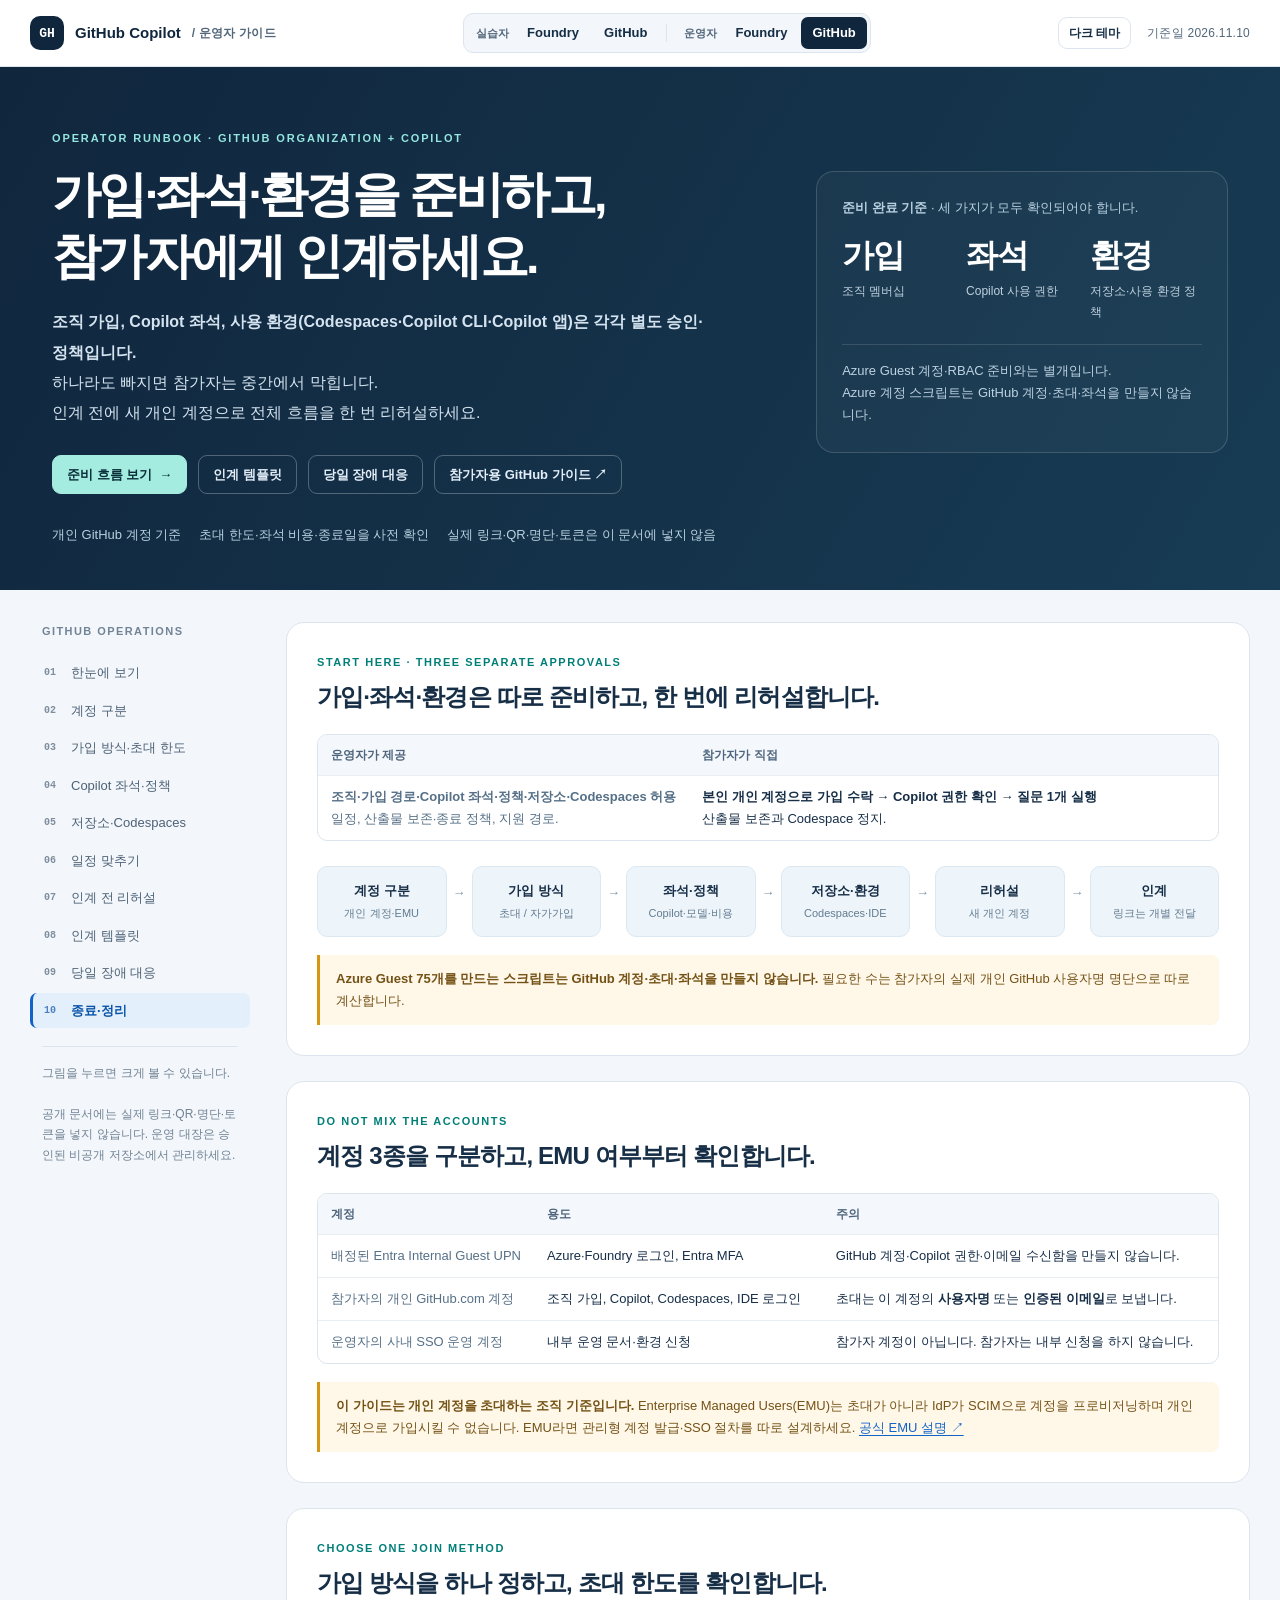
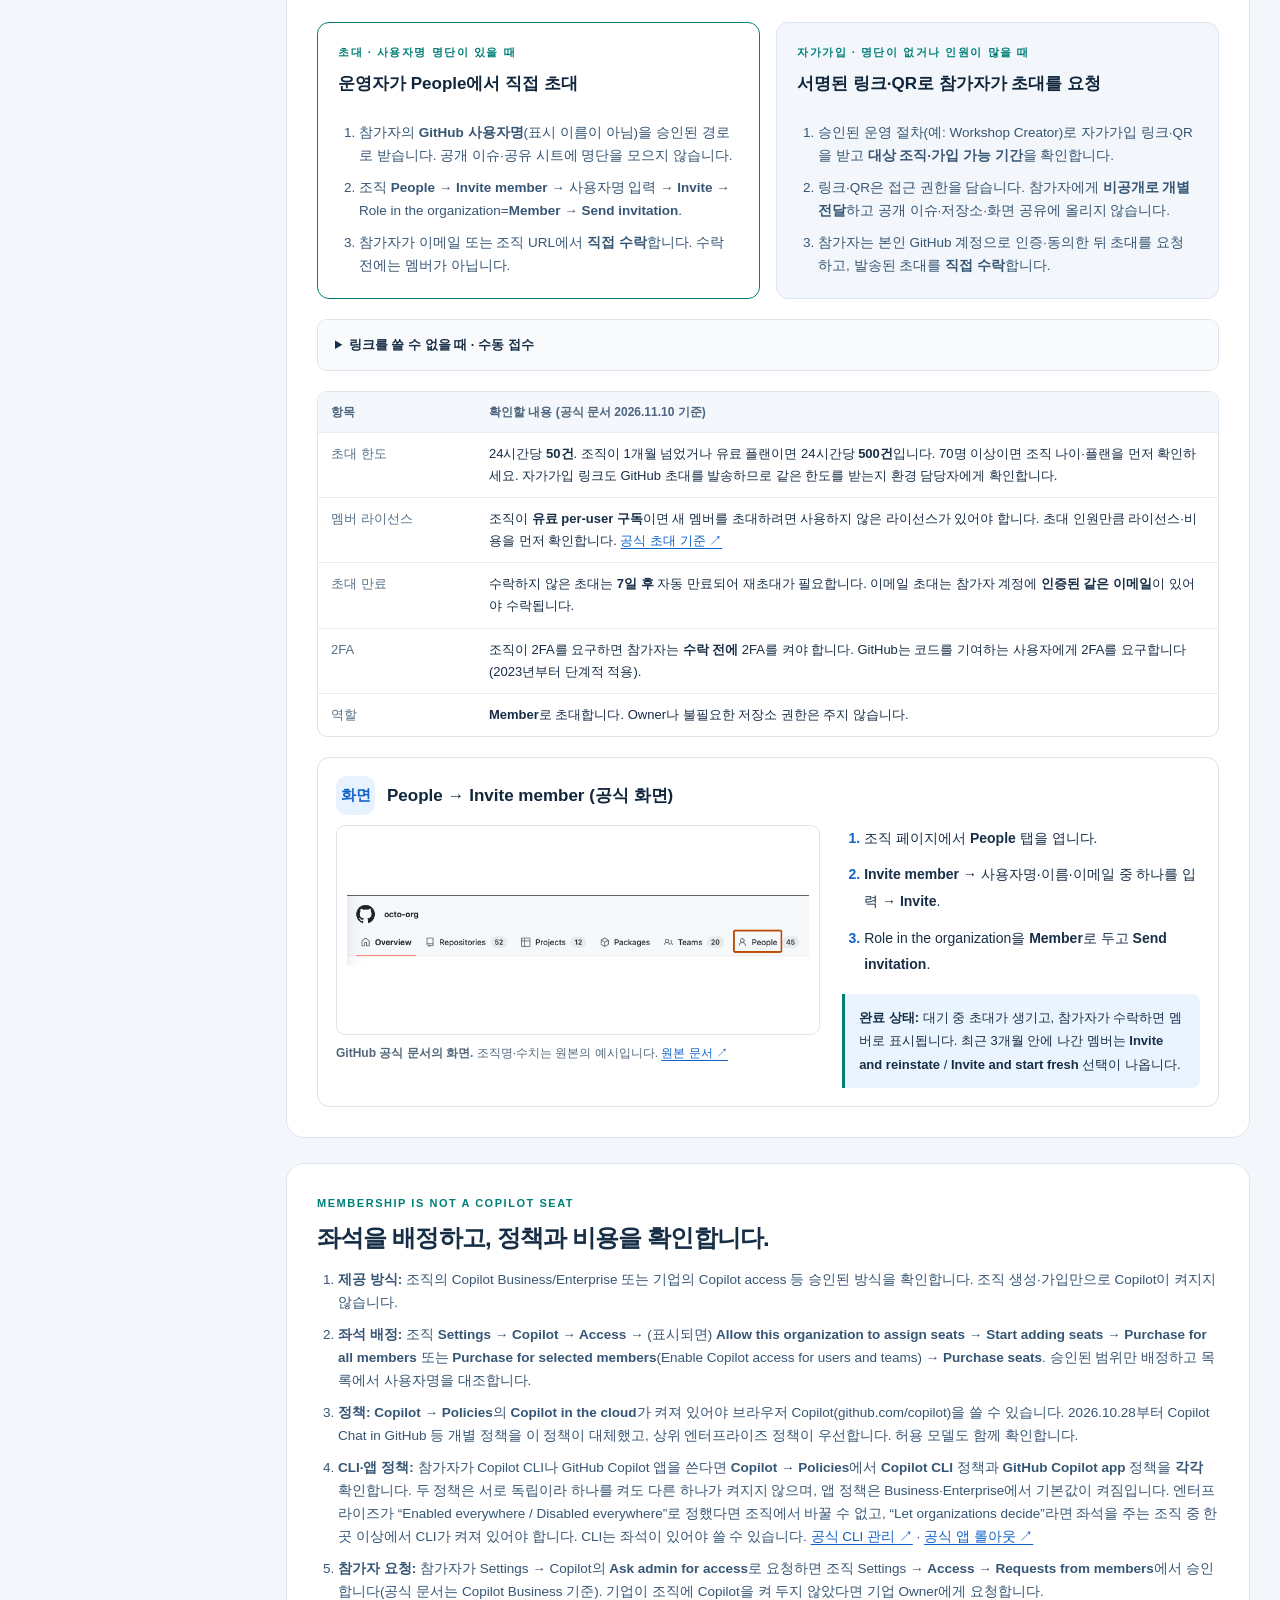
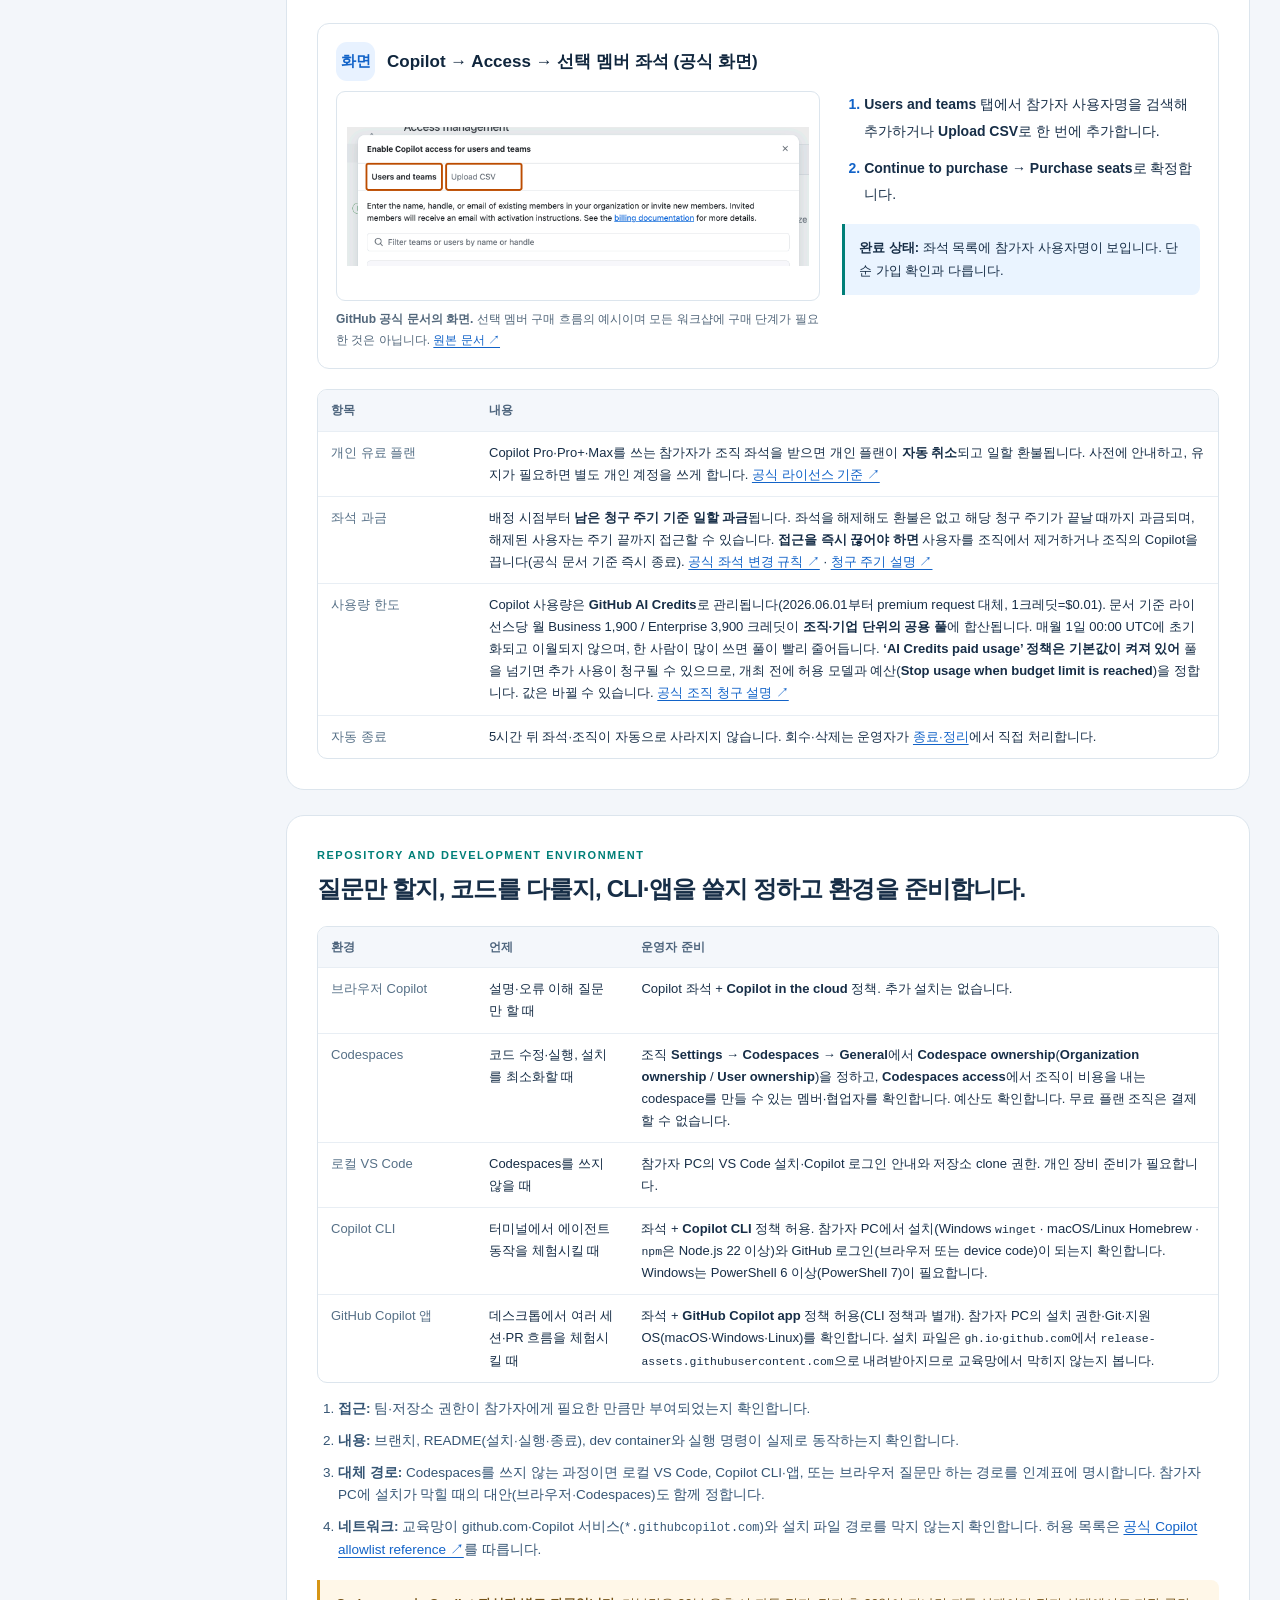
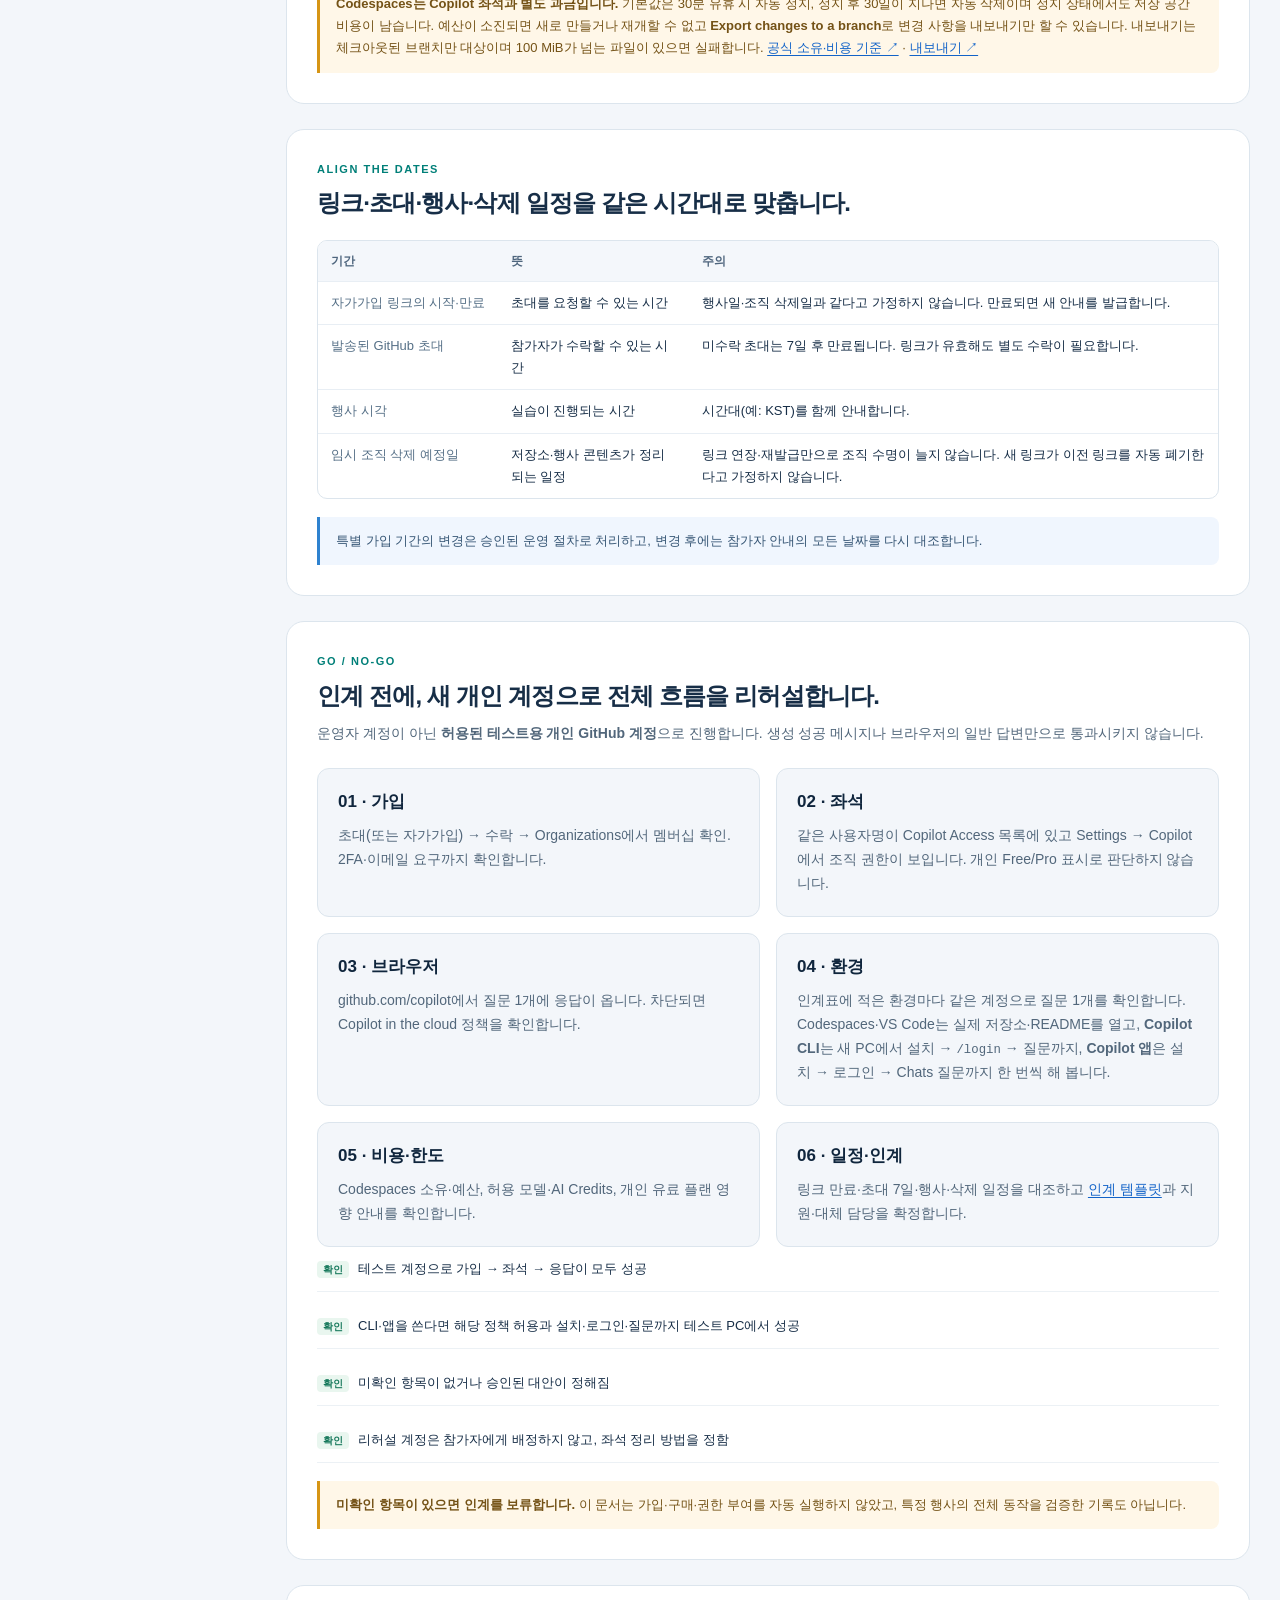
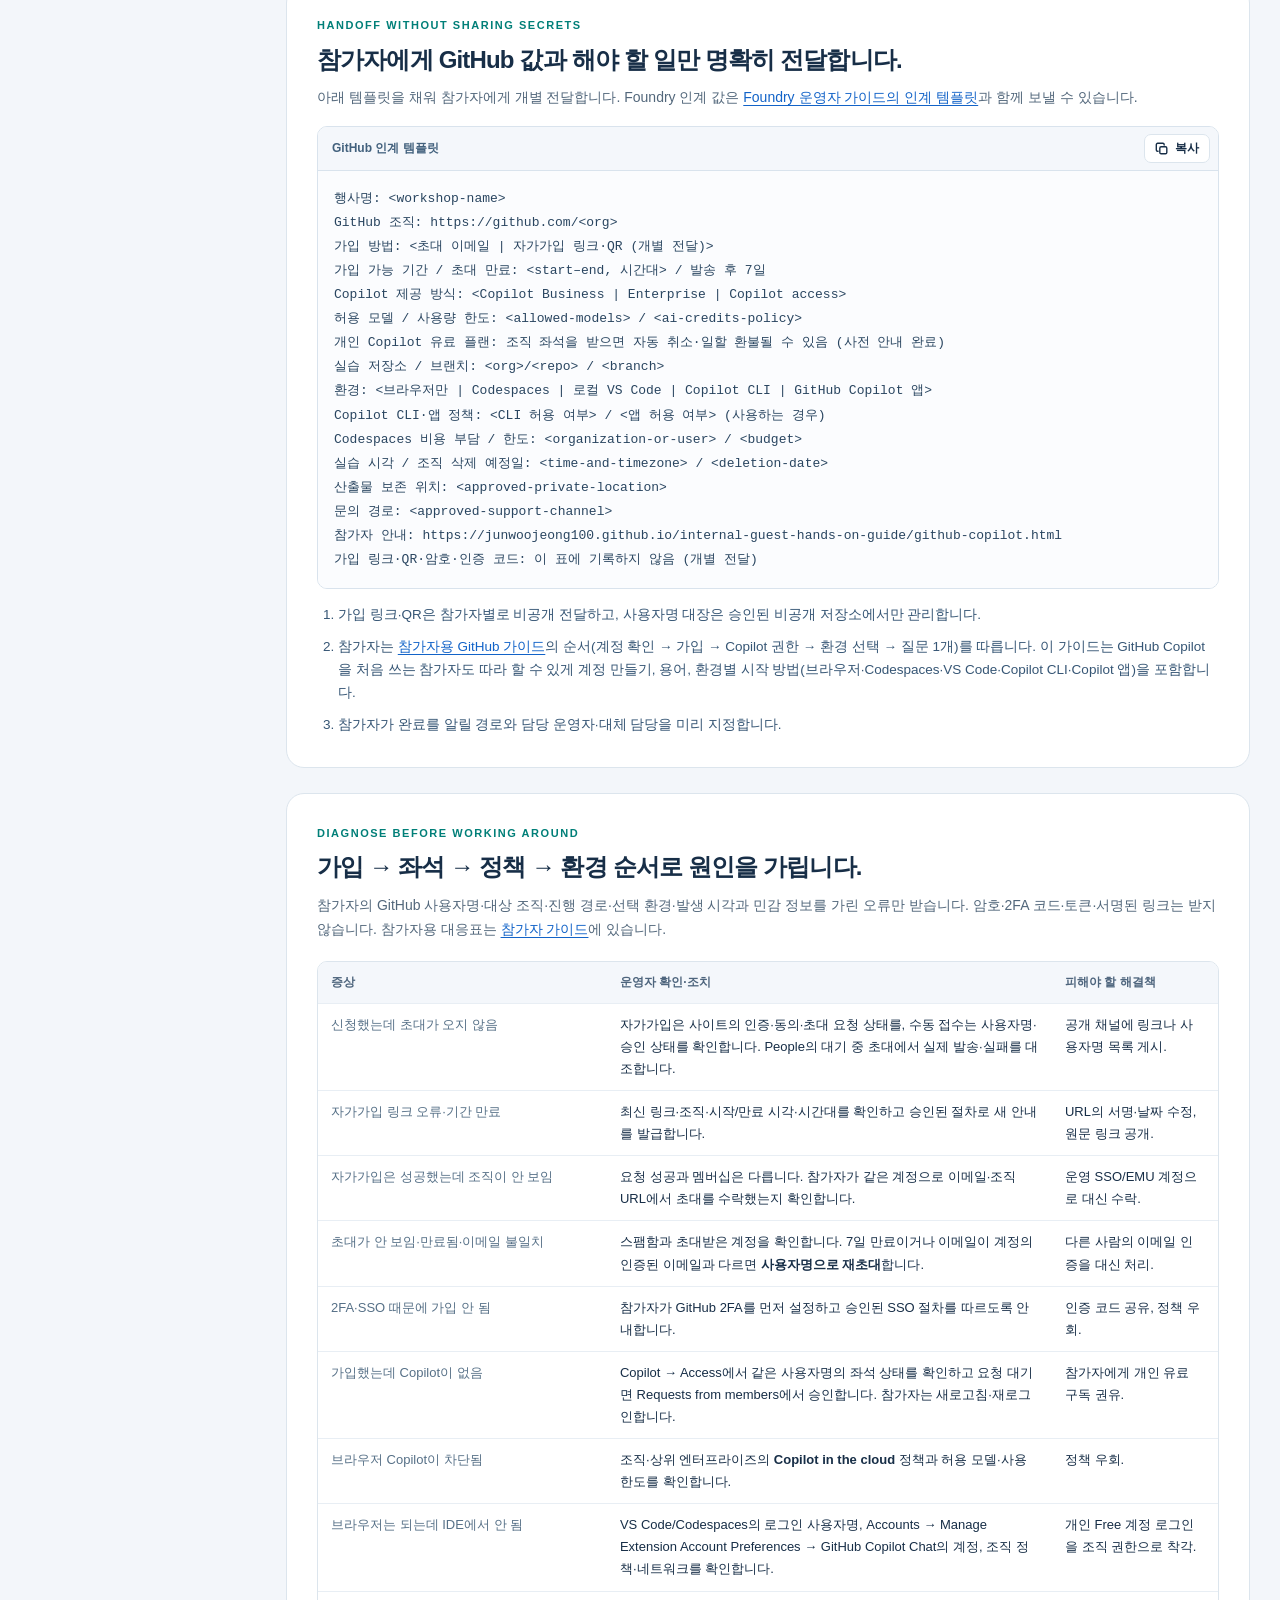
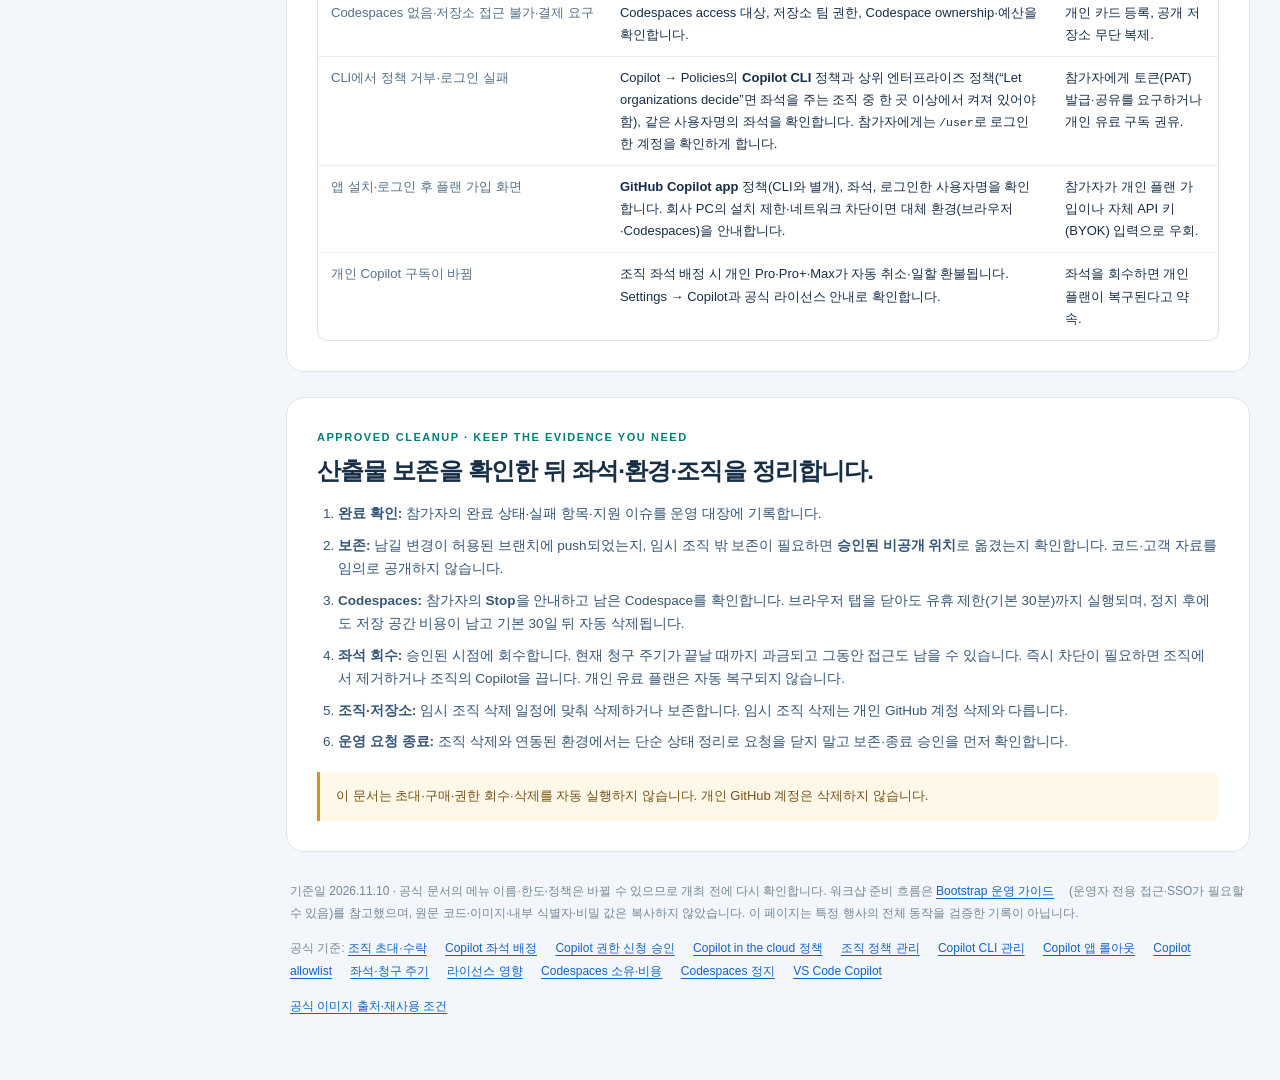
<file: github-copilot-operator.html>
<!doctype html>
<html lang="ko">
<head>
  <meta charset="utf-8">
  <meta name="viewport" content="width=device-width, initial-scale=1">
  <link rel="icon" href="data:image/svg+xml,%3Csvg%20xmlns='http://www.w3.org/2000/svg'%20viewBox='0%200%2040%2040'%3E%3Crect%20width='40'%20height='40'%20rx='10'%20fill='%2310263d'/%3E%3Ctext%20x='20'%20y='26'%20text-anchor='middle'%20fill='white'%20font-family='sans-serif'%20font-size='16'%20font-weight='700'%3EGH%3C/text%3E%3C/svg%3E">
  <meta name="description" content="워크샵 GitHub 조직 가입·Copilot 좌석·Codespaces를 준비하고, 인계 전 리허설·당일 장애 대응·종료 정리까지 안내하는 운영자 가이드. 참가자용 안내와 분리했습니다.">
  <title>GitHub Copilot · 운영자 가이드</title>
  <script src="assets/theme.js"></script>
  <link rel="stylesheet" href="assets/guide.css">
</head>
<body>
  <a class="skip" href="#main">운영자 본문으로 이동</a>
  <header class="topbar">
    <div class="topbar-inner">
      <a class="brand" href="#top"><span class="brand-mark" aria-hidden="true">GH</span> GitHub Copilot <span class="top-meta">/ 운영자 가이드</span></a>
      <nav class="guide-switch" aria-label="가이드 선택">
        <span class="group-label">실습자</span><a href="index.html">Foundry</a><a href="github-copilot.html">GitHub</a>
        <span class="sep" aria-hidden="true"></span>
        <span class="group-label">운영자</span><a href="operator.html">Foundry</a><a href="github-copilot-operator.html" aria-current="page">GitHub</a>
      </nav>
      <div class="topbar-tools">
        <button class="button small theme-toggle" id="theme-toggle" type="button" aria-pressed="false">다크 테마</button>
        <span class="top-meta">기준일 2026.11.10</span>
      </div>
      <span class="sr-only" id="theme-status" role="status"></span>
    </div>
  </header>

  <div class="hero" id="top">
    <div class="hero-inner">
      <div class="hero-grid">
        <div>
          <div class="eyebrow">OPERATOR RUNBOOK · GITHUB ORGANIZATION + COPILOT</div>
          <h1>가입·좌석·환경을 준비하고,<br>참가자에게 인계하세요.</h1>
          <p class="hero-lead"><strong>조직 가입, Copilot 좌석, 사용 환경(Codespaces·Copilot CLI·Copilot 앱)은 각각 별도 승인·정책입니다.</strong><br>하나라도 빠지면 참가자는 중간에서 막힙니다.<br>인계 전에 새 개인 계정으로 전체 흐름을 한 번 리허설하세요.</p>
          <div class="hero-actions">
            <a class="button primary" href="#plan">준비 흐름 보기 <span aria-hidden="true">→</span></a>
            <a class="button dark" href="#handoff">인계 템플릿</a>
            <a class="button dark" href="#day-ops">당일 장애 대응</a>
            <a class="button dark" href="github-copilot.html">참가자용 GitHub 가이드 ↗</a>
          </div>
        </div>
        <div class="proof">
          <p class="proof-label"><strong>준비 완료 기준</strong> · 세 가지가 모두 확인되어야 합니다.</p>
          <div class="stats">
            <div class="stat"><strong>가입</strong><span>조직 멤버십</span></div>
            <div class="stat"><strong>좌석</strong><span>Copilot 사용 권한</span></div>
            <div class="stat"><strong>환경</strong><span>저장소·사용 환경 정책</span></div>
          </div>
          <p class="proof-note">Azure Guest 계정·RBAC 준비와는 별개입니다.<br>Azure 계정 스크립트는 GitHub 계정·초대·좌석을 만들지 않습니다.</p>
        </div>
      </div>
      <div class="hero-meta"><span>개인 GitHub 계정 기준</span><span>초대 한도·좌석 비용·종료일을 사전 확인</span><span>실제 링크·QR·명단·토큰은 이 문서에 넣지 않음</span></div>
    </div>
  </div>

  <div class="workspace">
    <aside aria-label="운영자 목차">
      <p class="nav-title">GITHUB OPERATIONS</p>
      <nav class="toc" id="toc" aria-label="페이지 목차">
        <a href="#plan"><span class="nav-number">01</span>한눈에 보기</a>
        <a href="#accounts"><span class="nav-number">02</span>계정 구분</a>
        <a href="#join"><span class="nav-number">03</span>가입 방식·초대 한도</a>
        <a href="#copilot"><span class="nav-number">04</span>Copilot 좌석·정책</a>
        <a href="#workspace"><span class="nav-number">05</span>저장소·Codespaces</a>
        <a href="#schedule"><span class="nav-number">06</span>일정 맞추기</a>
        <a href="#preflight"><span class="nav-number">07</span>인계 전 리허설</a>
        <a href="#handoff"><span class="nav-number">08</span>인계 템플릿</a>
        <a href="#day-ops"><span class="nav-number">09</span>당일 장애 대응</a>
        <a href="#close"><span class="nav-number">10</span>종료·정리</a>
      </nav>
      <p class="sidebar-note">그림을 누르면 크게 볼 수 있습니다.<br><br>공개 문서에는 실제 링크·QR·명단·토큰을 넣지 않습니다. 운영 대장은 승인된 비공개 저장소에서 관리하세요.</p>
    </aside>

    <main id="main">
      <section class="panel observed-section" id="plan">
        <p class="section-label">START HERE · THREE SEPARATE APPROVALS</p>
        <h2>가입·좌석·환경은 따로 준비하고, 한 번에 리허설합니다.</h2>
        <div class="table-wrap">
          <table aria-label="운영자와 참가자의 GitHub 작업 경계">
            <thead><tr><th>운영자가 제공</th><th>참가자가 직접</th></tr></thead>
            <tbody><tr>
              <td><strong>조직·가입 경로·Copilot 좌석·정책·저장소·Codespaces 허용</strong><br>일정, 산출물 보존·종료 정책, 지원 경로.</td>
              <td><strong>본인 개인 계정으로 가입 수락 → Copilot 권한 확인 → 질문 1개 실행</strong><br>산출물 보존과 Codespace 정지.</td>
            </tr></tbody>
          </table>
        </div>
        <ol class="flow" aria-label="운영자 준비 순서">
          <li>계정 구분<small>개인 계정·EMU</small></li><li>가입 방식<small>초대 / 자가가입</small></li><li>좌석·정책<small>Copilot·모델·비용</small></li><li>저장소·환경<small>Codespaces·IDE</small></li><li>리허설<small>새 개인 계정</small></li><li>인계<small>링크는 개별 전달</small></li>
        </ol>
        <div class="notice warning"><strong>Azure Guest 75개를 만드는 스크립트는 GitHub 계정·초대·좌석을 만들지 않습니다.</strong> 필요한 수는 참가자의 실제 개인 GitHub 사용자명 명단으로 따로 계산합니다.</div>
      </section>

      <section class="panel observed-section" id="accounts">
        <p class="section-label">DO NOT MIX THE ACCOUNTS</p>
        <h2>계정 3종을 구분하고, EMU 여부부터 확인합니다.</h2>
        <div class="table-wrap">
          <table aria-label="Foundry와 GitHub 계정 구분">
            <thead><tr><th>계정</th><th>용도</th><th>주의</th></tr></thead>
            <tbody>
              <tr><td>배정된 Entra Internal Guest UPN</td><td>Azure·Foundry 로그인, Entra MFA</td><td>GitHub 계정·Copilot 권한·이메일 수신함을 만들지 않습니다.</td></tr>
              <tr><td>참가자의 개인 GitHub.com 계정</td><td>조직 가입, Copilot, Codespaces, IDE 로그인</td><td>초대는 이 계정의 <strong>사용자명</strong> 또는 <strong>인증된 이메일</strong>로 보냅니다.</td></tr>
              <tr><td>운영자의 사내 SSO 운영 계정</td><td>내부 운영 문서·환경 신청</td><td>참가자 계정이 아닙니다. 참가자는 내부 신청을 하지 않습니다.</td></tr>
            </tbody>
          </table>
        </div>
        <div class="notice warning"><strong>이 가이드는 개인 계정을 초대하는 조직 기준입니다.</strong> Enterprise Managed Users(EMU)는 초대가 아니라 IdP가 SCIM으로 계정을 프로비저닝하며 개인 계정으로 가입시킬 수 없습니다. EMU라면 관리형 계정 발급·SSO 절차를 따로 설계하세요. <a href="https://docs.github.com/en/enterprise-cloud@latest/admin/concepts/identity-and-access-management/enterprise-managed-users" target="_blank" rel="noopener noreferrer">공식 EMU 설명 ↗</a></div>
      </section>

      <section class="panel observed-section" id="join">
        <p class="section-label">CHOOSE ONE JOIN METHOD</p>
        <h2>가입 방식을 하나 정하고, 초대 한도를 확인합니다.</h2>
        <div class="runbook-grid" role="group" aria-label="가입 방식 선택">
          <article class="runbook-card recommended">
            <p class="section-label">초대 · 사용자명 명단이 있을 때</p>
            <h3>운영자가 People에서 직접 초대</h3>
            <ol class="task-list">
              <li>참가자의 <strong>GitHub 사용자명</strong>(표시 이름이 아님)을 승인된 경로로 받습니다. 공개 이슈·공유 시트에 명단을 모으지 않습니다.</li>
              <li>조직 <strong>People → Invite member</strong> → 사용자명 입력 → <strong>Invite</strong> → Role in the organization=<strong>Member</strong> → <strong>Send invitation</strong>.</li>
              <li>참가자가 이메일 또는 조직 URL에서 <strong>직접 수락</strong>합니다. 수락 전에는 멤버가 아닙니다.</li>
            </ol>
          </article>
          <article class="runbook-card">
            <p class="section-label">자가가입 · 명단이 없거나 인원이 많을 때</p>
            <h3>서명된 링크·QR로 참가자가 초대를 요청</h3>
            <ol class="task-list">
              <li>승인된 운영 절차(예: Workshop Creator)로 자가가입 링크·QR을 받고 <strong>대상 조직·가입 가능 기간</strong>을 확인합니다.</li>
              <li>링크·QR은 접근 권한을 담습니다. 참가자에게 <strong>비공개로 개별 전달</strong>하고 공개 이슈·저장소·화면 공유에 올리지 않습니다.</li>
              <li>참가자는 본인 GitHub 계정으로 인증·동의한 뒤 초대를 요청하고, 발송된 초대를 <strong>직접 수락</strong>합니다.</li>
            </ol>
          </article>
        </div>
        <details>
          <summary>링크를 쓸 수 없을 때 · 수동 접수</summary>
          <div class="details-body">
            <p>참가자가 승인된 문의 경로로 아래 문구를 보내면, 운영자가 사용자명을 확인한 뒤 위 <strong>초대</strong> 절차를 진행합니다. GitHub에는 사용자가 직접 가입을 신청하는 기본 양식이 없습니다.</p>
            <pre role="group" aria-label="참가자의 수동 가입 요청 문구">대상 조직: &lt;운영자가 안내한 조직명&gt;
GitHub 사용자명: &lt;본인 username&gt;
신청 목적: 워크샵·조직 Copilot 사용</pre>
          </div>
        </details>
        <div class="table-wrap">
          <table aria-label="가입 전에 확인할 한도와 조건">
            <thead><tr><th>항목</th><th>확인할 내용 (공식 문서 2026.11.10 기준)</th></tr></thead>
            <tbody>
              <tr><td>초대 한도</td><td>24시간당 <strong>50건</strong>. 조직이 1개월 넘었거나 유료 플랜이면 24시간당 <strong>500건</strong>입니다. 70명 이상이면 조직 나이·플랜을 먼저 확인하세요. 자가가입 링크도 GitHub 초대를 발송하므로 같은 한도를 받는지 환경 담당자에게 확인합니다.</td></tr>
              <tr><td>멤버 라이선스</td><td>조직이 <strong>유료 per-user 구독</strong>이면 새 멤버를 초대하려면 사용하지 않은 라이선스가 있어야 합니다. 초대 인원만큼 라이선스·비용을 먼저 확인합니다. <a href="https://docs.github.com/en/organizations/managing-membership-in-your-organization/inviting-users-to-join-your-organization" target="_blank" rel="noopener noreferrer">공식 초대 기준 ↗</a></td></tr>
              <tr><td>초대 만료</td><td>수락하지 않은 초대는 <strong>7일 후</strong> 자동 만료되어 재초대가 필요합니다. 이메일 초대는 참가자 계정에 <strong>인증된 같은 이메일</strong>이 있어야 수락됩니다.</td></tr>
              <tr><td>2FA</td><td>조직이 2FA를 요구하면 참가자는 <strong>수락 전에</strong> 2FA를 켜야 합니다. GitHub는 코드를 기여하는 사용자에게 2FA를 요구합니다(2023년부터 단계적 적용).</td></tr>
              <tr><td>역할</td><td><strong>Member</strong>로 초대합니다. Owner나 불필요한 저장소 권한은 주지 않습니다.</td></tr>
            </tbody>
          </table>
        </div>
        <article class="screen-card" style="margin-top:20px">
          <div class="screen-header"><span class="stage-number">화면</span><h3>People → Invite member (공식 화면)</h3></div>
          <div class="screen-body">
            <figure class="screen-figure">
              <a href="assets/onboarding/github-org-people.png" target="_blank" rel="noopener noreferrer" aria-label="GitHub 공식 People 탭 화면 크게 보기"><img src="assets/onboarding/github-org-people.png" width="1592" height="240" loading="lazy" alt="GitHub 공식 octo-org 예시에서 People 탭이 강조된 조직 화면"></a>
              <figcaption><strong>GitHub 공식 문서의 화면.</strong> 조직명·수치는 원본의 예시입니다. <a href="https://docs.github.com/en/organizations/managing-membership-in-your-organization/inviting-users-to-join-your-organization" target="_blank" rel="noopener noreferrer">원본 문서 ↗</a></figcaption>
            </figure>
            <div class="screen-instructions">
              <ol class="field-steps">
                <li>조직 페이지에서 <strong>People</strong> 탭을 엽니다.</li>
                <li><strong>Invite member</strong> → 사용자명·이름·이메일 중 하나를 입력 → <strong>Invite</strong>.</li>
                <li>Role in the organization을 <strong>Member</strong>로 두고 <strong>Send invitation</strong>.</li>
              </ol>
              <p class="screen-check"><strong>완료 상태:</strong> 대기 중 초대가 생기고, 참가자가 수락하면 멤버로 표시됩니다. 최근 3개월 안에 나간 멤버는 <strong>Invite and reinstate</strong> / <strong>Invite and start fresh</strong> 선택이 나옵니다.</p>
            </div>
          </div>
        </article>
      </section>

      <section class="panel observed-section" id="copilot">
        <p class="section-label">MEMBERSHIP IS NOT A COPILOT SEAT</p>
        <h2>좌석을 배정하고, 정책과 비용을 확인합니다.</h2>
        <ol class="task-list">
          <li><strong>제공 방식:</strong> 조직의 Copilot Business/Enterprise 또는 기업의 Copilot access 등 승인된 방식을 확인합니다. 조직 생성·가입만으로 Copilot이 켜지지 않습니다.</li>
          <li><strong>좌석 배정:</strong> 조직 <strong>Settings → Copilot → Access</strong> → (표시되면) <strong>Allow this organization to assign seats</strong> → <strong>Start adding seats</strong> → <strong>Purchase for all members</strong> 또는 <strong>Purchase for selected members</strong>(Enable Copilot access for users and teams) → <strong>Purchase seats</strong>. 승인된 범위만 배정하고 목록에서 사용자명을 대조합니다.</li>
          <li><strong>정책:</strong> <strong>Copilot → Policies</strong>의 <strong>Copilot in the cloud</strong>가 켜져 있어야 브라우저 Copilot(github.com/copilot)을 쓸 수 있습니다. 2026.10.28부터 Copilot Chat in GitHub 등 개별 정책을 이 정책이 대체했고, 상위 엔터프라이즈 정책이 우선합니다. 허용 모델도 함께 확인합니다.</li>
          <li><strong>CLI·앱 정책:</strong> 참가자가 Copilot CLI나 GitHub Copilot 앱을 쓴다면 <strong>Copilot → Policies</strong>에서 <strong>Copilot CLI</strong> 정책과 <strong>GitHub Copilot app</strong> 정책을 <strong>각각</strong> 확인합니다. 두 정책은 서로 독립이라 하나를 켜도 다른 하나가 켜지지 않으며, 앱 정책은 Business·Enterprise에서 기본값이 켜짐입니다. 엔터프라이즈가 “Enabled everywhere / Disabled everywhere”로 정했다면 조직에서 바꿀 수 없고, “Let organizations decide”라면 좌석을 주는 조직 중 한 곳 이상에서 CLI가 켜져 있어야 합니다. CLI는 좌석이 있어야 쓸 수 있습니다. <a href="https://docs.github.com/en/copilot/how-tos/copilot-cli/administer-copilot-cli-for-your-enterprise" target="_blank" rel="noopener noreferrer">공식 CLI 관리 ↗</a> · <a href="https://docs.github.com/en/copilot/tutorials/roll-out-at-scale/enable-developers/copilot-app-for-teams" target="_blank" rel="noopener noreferrer">공식 앱 롤아웃 ↗</a></li>
          <li><strong>참가자 요청:</strong> 참가자가 Settings → Copilot의 <strong>Ask admin for access</strong>로 요청하면 조직 Settings → <strong>Access</strong> → <strong>Requests from members</strong>에서 승인합니다(공식 문서는 Copilot Business 기준). 기업이 조직에 Copilot을 켜 두지 않았다면 기업 Owner에게 요청합니다.</li>
        </ol>
        <article class="screen-card" style="margin-top:20px">
          <div class="screen-header"><span class="stage-number">화면</span><h3>Copilot → Access → 선택 멤버 좌석 (공식 화면)</h3></div>
          <div class="screen-body">
            <figure class="screen-figure">
              <a href="assets/onboarding/github-copilot-seats.png" target="_blank" rel="noopener noreferrer" aria-label="GitHub 공식 사용자별 Copilot 좌석 화면 크게 보기"><img src="assets/onboarding/github-copilot-seats.png" width="1448" height="436" loading="lazy" alt="GitHub 공식 Enable Copilot access for users and teams 화면의 사용자 검색과 Users and teams 탭"></a>
              <figcaption><strong>GitHub 공식 문서의 화면.</strong> 선택 멤버 구매 흐름의 예시이며 모든 워크샵에 구매 단계가 필요한 것은 아닙니다. <a href="https://docs.github.com/en/copilot/how-tos/administer-copilot/manage-for-organization/manage-access/grant-access" target="_blank" rel="noopener noreferrer">원본 문서 ↗</a></figcaption>
            </figure>
            <div class="screen-instructions">
              <ol class="field-steps">
                <li><strong>Users and teams</strong> 탭에서 참가자 사용자명을 검색해 추가하거나 <strong>Upload CSV</strong>로 한 번에 추가합니다.</li>
                <li><strong>Continue to purchase</strong> → <strong>Purchase seats</strong>로 확정합니다.</li>
              </ol>
              <p class="screen-check"><strong>완료 상태:</strong> 좌석 목록에 참가자 사용자명이 보입니다. 단순 가입 확인과 다릅니다.</p>
            </div>
          </div>
        </article>
        <div class="table-wrap">
          <table aria-label="참가자에게 미리 알릴 비용과 영향">
            <thead><tr><th>항목</th><th>내용</th></tr></thead>
            <tbody>
              <tr><td>개인 유료 플랜</td><td>Copilot Pro·Pro+·Max를 쓰는 참가자가 조직 좌석을 받으면 개인 플랜이 <strong>자동 취소</strong>되고 일할 환불됩니다. 사전에 안내하고, 유지가 필요하면 별도 개인 계정을 쓰게 합니다. <a href="https://docs.github.com/en/billing/concepts/product-billing/github-copilot-licenses" target="_blank" rel="noopener noreferrer">공식 라이선스 기준 ↗</a></td></tr>
              <tr><td>좌석 과금</td><td>배정 시점부터 <strong>남은 청구 주기 기준 일할 과금</strong>됩니다. 좌석을 해제해도 환불은 없고 해당 청구 주기가 끝날 때까지 과금되며, 해제된 사용자는 주기 끝까지 접근할 수 있습니다. <strong>접근을 즉시 끊어야 하면</strong> 사용자를 조직에서 제거하거나 조직의 Copilot을 끕니다(공식 문서 기준 즉시 종료). <a href="https://docs.github.com/en/copilot/reference/copilot-billing/license-changes" target="_blank" rel="noopener noreferrer">공식 좌석 변경 규칙 ↗</a> · <a href="https://docs.github.com/en/copilot/concepts/billing-and-usage/organizations-and-enterprises/seats-and-billing-cycles" target="_blank" rel="noopener noreferrer">청구 주기 설명 ↗</a></td></tr>
              <tr><td>사용량 한도</td><td>Copilot 사용량은 <strong>GitHub AI Credits</strong>로 관리됩니다(2026.06.01부터 premium request 대체, 1크레딧=$0.01). 문서 기준 라이선스당 월 Business 1,900 / Enterprise 3,900 크레딧이 <strong>조직·기업 단위의 공용 풀</strong>에 합산됩니다. 매월 1일 00:00 UTC에 초기화되고 이월되지 않으며, 한 사람이 많이 쓰면 풀이 빨리 줄어듭니다. <strong>‘AI Credits paid usage’ 정책은 기본값이 켜져 있어</strong> 풀을 넘기면 추가 사용이 청구될 수 있으므로, 개최 전에 허용 모델과 예산(<strong>Stop usage when budget limit is reached</strong>)을 정합니다. 값은 바뀔 수 있습니다. <a href="https://docs.github.com/en/copilot/concepts/billing-and-usage/organizations-and-enterprises/billing" target="_blank" rel="noopener noreferrer">공식 조직 청구 설명 ↗</a></td></tr>
              <tr><td>자동 종료</td><td>5시간 뒤 좌석·조직이 자동으로 사라지지 않습니다. 회수·삭제는 운영자가 <a href="#close">종료·정리</a>에서 직접 처리합니다.</td></tr>
            </tbody>
          </table>
        </div>
      </section>

      <section class="panel observed-section" id="workspace">
        <p class="section-label">REPOSITORY AND DEVELOPMENT ENVIRONMENT</p>
        <h2>질문만 할지, 코드를 다룰지, CLI·앱을 쓸지 정하고 환경을 준비합니다.</h2>
        <div class="table-wrap">
          <table aria-label="실습 환경 선택지와 운영자 준비">
            <thead><tr><th>환경</th><th>언제</th><th>운영자 준비</th></tr></thead>
            <tbody>
              <tr><td>브라우저 Copilot</td><td>설명·오류 이해 질문만 할 때</td><td>Copilot 좌석 + <strong>Copilot in the cloud</strong> 정책. 추가 설치는 없습니다.</td></tr>
              <tr><td>Codespaces</td><td>코드 수정·실행, 설치를 최소화할 때</td><td>조직 <strong>Settings → Codespaces → General</strong>에서 <strong>Codespace ownership</strong>(<strong>Organization ownership</strong> / <strong>User ownership</strong>)을 정하고, <strong>Codespaces access</strong>에서 조직이 비용을 내는 codespace를 만들 수 있는 멤버·협업자를 확인합니다. 예산도 확인합니다. 무료 플랜 조직은 결제할 수 없습니다.</td></tr>
              <tr><td>로컬 VS Code</td><td>Codespaces를 쓰지 않을 때</td><td>참가자 PC의 VS Code 설치·Copilot 로그인 안내와 저장소 clone 권한. 개인 장비 준비가 필요합니다.</td></tr>
              <tr><td>Copilot CLI</td><td>터미널에서 에이전트 동작을 체험시킬 때</td><td>좌석 + <strong>Copilot CLI</strong> 정책 허용. 참가자 PC에서 설치(Windows <code>winget</code> · macOS/Linux Homebrew · <code>npm</code>은 Node.js 22 이상)와 GitHub 로그인(브라우저 또는 device code)이 되는지 확인합니다. Windows는 PowerShell 6 이상(PowerShell 7)이 필요합니다.</td></tr>
              <tr><td>GitHub Copilot 앱</td><td>데스크톱에서 여러 세션·PR 흐름을 체험시킬 때</td><td>좌석 + <strong>GitHub Copilot app</strong> 정책 허용(CLI 정책과 별개). 참가자 PC의 설치 권한·Git·지원 OS(macOS·Windows·Linux)를 확인합니다. 설치 파일은 <code>gh.io</code>·<code>github.com</code>에서 <code>release-assets.githubusercontent.com</code>으로 내려받아지므로 교육망에서 막히지 않는지 봅니다.</td></tr>
            </tbody>
          </table>
        </div>
        <ol class="task-list" aria-label="저장소 준비 점검">
          <li><strong>접근:</strong> 팀·저장소 권한이 참가자에게 필요한 만큼만 부여되었는지 확인합니다.</li>
          <li><strong>내용:</strong> 브랜치, README(설치·실행·종료), dev container와 실행 명령이 실제로 동작하는지 확인합니다.</li>
          <li><strong>대체 경로:</strong> Codespaces를 쓰지 않는 과정이면 로컬 VS Code, Copilot CLI·앱, 또는 브라우저 질문만 하는 경로를 인계표에 명시합니다. 참가자 PC에 설치가 막힐 때의 대안(브라우저·Codespaces)도 함께 정합니다.</li>
          <li><strong>네트워크:</strong> 교육망이 github.com·Copilot 서비스(<code>*.githubcopilot.com</code>)와 설치 파일 경로를 막지 않는지 확인합니다. 허용 목록은 <a href="https://docs.github.com/en/copilot/reference/copilot-allowlist-reference" target="_blank" rel="noopener noreferrer">공식 Copilot allowlist reference ↗</a>를 따릅니다.</li>
        </ol>
        <div class="notice warning"><strong>Codespaces는 Copilot 좌석과 별도 과금입니다.</strong> 기본값은 30분 유휴 시 자동 정지, 정지 후 30일이 지나면 자동 삭제이며 정지 상태에서도 저장 공간 비용이 남습니다. 예산이 소진되면 새로 만들거나 재개할 수 없고 <strong>Export changes to a branch</strong>로 변경 사항을 내보내기만 할 수 있습니다. 내보내기는 체크아웃된 브랜치만 대상이며 100 MiB가 넘는 파일이 있으면 실패합니다. <a href="https://docs.github.com/en/codespaces/managing-codespaces-for-your-organization/choosing-who-owns-and-pays-for-codespaces-in-your-organization" target="_blank" rel="noopener noreferrer">공식 소유·비용 기준 ↗</a> · <a href="https://docs.github.com/en/codespaces/troubleshooting/exporting-changes-to-a-branch" target="_blank" rel="noopener noreferrer">내보내기 ↗</a></div>
      </section>

      <section class="panel observed-section" id="schedule">
        <p class="section-label">ALIGN THE DATES</p>
        <h2>링크·초대·행사·삭제 일정을 같은 시간대로 맞춥니다.</h2>
        <div class="table-wrap">
          <table aria-label="가입 링크와 초대 및 임시 조직의 기간 구분">
            <thead><tr><th>기간</th><th>뜻</th><th>주의</th></tr></thead>
            <tbody>
              <tr><td>자가가입 링크의 시작·만료</td><td>초대를 요청할 수 있는 시간</td><td>행사일·조직 삭제일과 같다고 가정하지 않습니다. 만료되면 새 안내를 발급합니다.</td></tr>
              <tr><td>발송된 GitHub 초대</td><td>참가자가 수락할 수 있는 시간</td><td>미수락 초대는 7일 후 만료됩니다. 링크가 유효해도 별도 수락이 필요합니다.</td></tr>
              <tr><td>행사 시각</td><td>실습이 진행되는 시간</td><td>시간대(예: KST)를 함께 안내합니다.</td></tr>
              <tr><td>임시 조직 삭제 예정일</td><td>저장소·행사 콘텐츠가 정리되는 일정</td><td>링크 연장·재발급만으로 조직 수명이 늘지 않습니다. 새 링크가 이전 링크를 자동 폐기한다고 가정하지 않습니다.</td></tr>
            </tbody>
          </table>
        </div>
        <div class="notice">특별 가입 기간의 변경은 승인된 운영 절차로 처리하고, 변경 후에는 참가자 안내의 모든 날짜를 다시 대조합니다.</div>
      </section>

      <section class="panel observed-section" id="preflight">
        <p class="section-label">GO / NO-GO</p>
        <h2>인계 전에, 새 개인 계정으로 전체 흐름을 리허설합니다.</h2>
        <p class="intro">운영자 계정이 아닌 <strong>허용된 테스트용 개인 GitHub 계정</strong>으로 진행합니다. 생성 성공 메시지나 브라우저의 일반 답변만으로 통과시키지 않습니다.</p>
        <div class="runbook-grid" role="group" aria-label="인계 전 여섯 가지 리허설">
          <article class="runbook-card"><h3>01 · 가입</h3><p>초대(또는 자가가입) → 수락 → Organizations에서 멤버십 확인. 2FA·이메일 요구까지 확인합니다.</p></article>
          <article class="runbook-card"><h3>02 · 좌석</h3><p>같은 사용자명이 Copilot Access 목록에 있고 Settings → Copilot에서 조직 권한이 보입니다. 개인 Free/Pro 표시로 판단하지 않습니다.</p></article>
          <article class="runbook-card"><h3>03 · 브라우저</h3><p>github.com/copilot에서 질문 1개에 응답이 옵니다. 차단되면 Copilot in the cloud 정책을 확인합니다.</p></article>
          <article class="runbook-card"><h3>04 · 환경</h3><p>인계표에 적은 환경마다 같은 계정으로 질문 1개를 확인합니다. Codespaces·VS Code는 실제 저장소·README를 열고, <strong>Copilot CLI</strong>는 새 PC에서 설치 → <code>/login</code> → 질문까지, <strong>Copilot 앱</strong>은 설치 → 로그인 → Chats 질문까지 한 번씩 해 봅니다.</p></article>
          <article class="runbook-card"><h3>05 · 비용·한도</h3><p>Codespaces 소유·예산, 허용 모델·AI Credits, 개인 유료 플랜 영향 안내를 확인합니다.</p></article>
          <article class="runbook-card"><h3>06 · 일정·인계</h3><p>링크 만료·초대 7일·행사·삭제 일정을 대조하고 <a href="#handoff">인계 템플릿</a>과 지원·대체 담당을 확정합니다.</p></article>
        </div>
        <p class="check-row">테스트 계정으로 가입 → 좌석 → 응답이 모두 성공</p>
        <p class="check-row">CLI·앱을 쓴다면 해당 정책 허용과 설치·로그인·질문까지 테스트 PC에서 성공</p>
        <p class="check-row">미확인 항목이 없거나 승인된 대안이 정해짐</p>
        <p class="check-row">리허설 계정은 참가자에게 배정하지 않고, 좌석 정리 방법을 정함</p>
        <div class="notice warning"><strong>미확인 항목이 있으면 인계를 보류합니다.</strong> 이 문서는 가입·구매·권한 부여를 자동 실행하지 않았고, 특정 행사의 전체 동작을 검증한 기록도 아닙니다.</div>
      </section>

      <section class="panel observed-section" id="handoff">
        <p class="section-label">HANDOFF WITHOUT SHARING SECRETS</p>
        <h2>참가자에게 GitHub 값과 해야 할 일만 명확히 전달합니다.</h2>
        <p class="intro">아래 템플릿을 채워 참가자에게 개별 전달합니다. Foundry 인계 값은 <a href="operator.html#handoff">Foundry 운영자 가이드의 인계 템플릿</a>과 함께 보낼 수 있습니다.</p>
        <pre role="group" aria-label="GitHub 인계 템플릿">행사명: &lt;workshop-name&gt;
GitHub 조직: https://github.com/&lt;org&gt;
가입 방법: &lt;초대 이메일 | 자가가입 링크·QR (개별 전달)&gt;
가입 가능 기간 / 초대 만료: &lt;start–end, 시간대&gt; / 발송 후 7일
Copilot 제공 방식: &lt;Copilot Business | Enterprise | Copilot access&gt;
허용 모델 / 사용량 한도: &lt;allowed-models&gt; / &lt;ai-credits-policy&gt;
개인 Copilot 유료 플랜: 조직 좌석을 받으면 자동 취소·일할 환불될 수 있음 (사전 안내 완료)
실습 저장소 / 브랜치: &lt;org&gt;/&lt;repo&gt; / &lt;branch&gt;
환경: &lt;브라우저만 | Codespaces | 로컬 VS Code | Copilot CLI | GitHub Copilot 앱&gt;
Copilot CLI·앱 정책: &lt;CLI 허용 여부&gt; / &lt;앱 허용 여부&gt; (사용하는 경우)
Codespaces 비용 부담 / 한도: &lt;organization-or-user&gt; / &lt;budget&gt;
실습 시각 / 조직 삭제 예정일: &lt;time-and-timezone&gt; / &lt;deletion-date&gt;
산출물 보존 위치: &lt;approved-private-location&gt;
문의 경로: &lt;approved-support-channel&gt;
참가자 안내: https://junwoojeong100.github.io/internal-guest-hands-on-guide/github-copilot.html
가입 링크·QR·암호·인증 코드: 이 표에 기록하지 않음 (개별 전달)</pre>
        <ol class="task-list">
          <li>가입 링크·QR은 참가자별로 비공개 전달하고, 사용자명 대장은 승인된 비공개 저장소에서만 관리합니다.</li>
          <li>참가자는 <a href="github-copilot.html">참가자용 GitHub 가이드</a>의 순서(계정 확인 → 가입 → Copilot 권한 → 환경 선택 → 질문 1개)를 따릅니다. 이 가이드는 GitHub Copilot을 처음 쓰는 참가자도 따라 할 수 있게 계정 만들기, 용어, 환경별 시작 방법(브라우저·Codespaces·VS Code·Copilot CLI·Copilot 앱)을 포함합니다.</li>
          <li>참가자가 완료를 알릴 경로와 담당 운영자·대체 담당을 미리 지정합니다.</li>
        </ol>
      </section>

      <section class="panel observed-section" id="day-ops">
        <p class="section-label">DIAGNOSE BEFORE WORKING AROUND</p>
        <h2>가입 → 좌석 → 정책 → 환경 순서로 원인을 가립니다.</h2>
        <p class="intro">참가자의 GitHub 사용자명·대상 조직·진행 경로·선택 환경·발생 시각과 민감 정보를 가린 오류만 받습니다. 암호·2FA 코드·토큰·서명된 링크는 받지 않습니다. 참가자용 대응표는 <a href="github-copilot.html#help">참가자 가이드</a>에 있습니다.</p>
        <div class="table-wrap">
          <table aria-label="GitHub 운영자 장애 대응 기준">
            <thead><tr><th>증상</th><th>운영자 확인·조치</th><th>피해야 할 해결책</th></tr></thead>
            <tbody>
              <tr><td>신청했는데 초대가 오지 않음</td><td>자가가입은 사이트의 인증·동의·초대 요청 상태를, 수동 접수는 사용자명·승인 상태를 확인합니다. People의 대기 중 초대에서 실제 발송·실패를 대조합니다.</td><td>공개 채널에 링크나 사용자명 목록 게시.</td></tr>
              <tr><td>자가가입 링크 오류·기간 만료</td><td>최신 링크·조직·시작/만료 시각·시간대를 확인하고 승인된 절차로 새 안내를 발급합니다.</td><td>URL의 서명·날짜 수정, 원문 링크 공개.</td></tr>
              <tr><td>자가가입은 성공했는데 조직이 안 보임</td><td>요청 성공과 멤버십은 다릅니다. 참가자가 같은 계정으로 이메일·조직 URL에서 초대를 수락했는지 확인합니다.</td><td>운영 SSO/EMU 계정으로 대신 수락.</td></tr>
              <tr><td>초대가 안 보임·만료됨·이메일 불일치</td><td>스팸함과 초대받은 계정을 확인합니다. 7일 만료이거나 이메일이 계정의 인증된 이메일과 다르면 <strong>사용자명으로 재초대</strong>합니다.</td><td>다른 사람의 이메일 인증을 대신 처리.</td></tr>
              <tr><td>2FA·SSO 때문에 가입 안 됨</td><td>참가자가 GitHub 2FA를 먼저 설정하고 승인된 SSO 절차를 따르도록 안내합니다.</td><td>인증 코드 공유, 정책 우회.</td></tr>
              <tr><td>가입했는데 Copilot이 없음</td><td>Copilot → Access에서 같은 사용자명의 좌석 상태를 확인하고 요청 대기면 Requests from members에서 승인합니다. 참가자는 새로고침·재로그인합니다.</td><td>참가자에게 개인 유료 구독 권유.</td></tr>
              <tr><td>브라우저 Copilot이 차단됨</td><td>조직·상위 엔터프라이즈의 <strong>Copilot in the cloud</strong> 정책과 허용 모델·사용 한도를 확인합니다.</td><td>정책 우회.</td></tr>
              <tr><td>브라우저는 되는데 IDE에서 안 됨</td><td>VS Code/Codespaces의 로그인 사용자명, Accounts → Manage Extension Account Preferences → GitHub Copilot Chat의 계정, 조직 정책·네트워크를 확인합니다.</td><td>개인 Free 계정 로그인을 조직 권한으로 착각.</td></tr>
              <tr><td>Codespaces 없음·저장소 접근 불가·결제 요구</td><td>Codespaces access 대상, 저장소 팀 권한, Codespace ownership·예산을 확인합니다.</td><td>개인 카드 등록, 공개 저장소 무단 복제.</td></tr>
              <tr><td>CLI에서 정책 거부·로그인 실패</td><td>Copilot → Policies의 <strong>Copilot CLI</strong> 정책과 상위 엔터프라이즈 정책(“Let organizations decide”면 좌석을 주는 조직 중 한 곳 이상에서 켜져 있어야 함), 같은 사용자명의 좌석을 확인합니다. 참가자에게는 <code>/user</code>로 로그인한 계정을 확인하게 합니다.</td><td>참가자에게 토큰(PAT) 발급·공유를 요구하거나 개인 유료 구독 권유.</td></tr>
              <tr><td>앱 설치·로그인 후 플랜 가입 화면</td><td><strong>GitHub Copilot app</strong> 정책(CLI와 별개), 좌석, 로그인한 사용자명을 확인합니다. 회사 PC의 설치 제한·네트워크 차단이면 대체 환경(브라우저·Codespaces)을 안내합니다.</td><td>참가자가 개인 플랜 가입이나 자체 API 키(BYOK) 입력으로 우회.</td></tr>
              <tr><td>개인 Copilot 구독이 바뀜</td><td>조직 좌석 배정 시 개인 Pro·Pro+·Max가 자동 취소·일할 환불됩니다. Settings → Copilot과 공식 라이선스 안내로 확인합니다.</td><td>좌석을 회수하면 개인 플랜이 복구된다고 약속.</td></tr>
            </tbody>
          </table>
        </div>
      </section>

      <section class="panel observed-section" id="close">
        <p class="section-label">APPROVED CLEANUP · KEEP THE EVIDENCE YOU NEED</p>
        <h2>산출물 보존을 확인한 뒤 좌석·환경·조직을 정리합니다.</h2>
        <ol class="task-list">
          <li><strong>완료 확인:</strong> 참가자의 완료 상태·실패 항목·지원 이슈를 운영 대장에 기록합니다.</li>
          <li><strong>보존:</strong> 남길 변경이 허용된 브랜치에 push되었는지, 임시 조직 밖 보존이 필요하면 <strong>승인된 비공개 위치</strong>로 옮겼는지 확인합니다. 코드·고객 자료를 임의로 공개하지 않습니다.</li>
          <li><strong>Codespaces:</strong> 참가자의 <strong>Stop</strong>을 안내하고 남은 Codespace를 확인합니다. 브라우저 탭을 닫아도 유휴 제한(기본 30분)까지 실행되며, 정지 후에도 저장 공간 비용이 남고 기본 30일 뒤 자동 삭제됩니다.</li>
          <li><strong>좌석 회수:</strong> 승인된 시점에 회수합니다. 현재 청구 주기가 끝날 때까지 과금되고 그동안 접근도 남을 수 있습니다. 즉시 차단이 필요하면 조직에서 제거하거나 조직의 Copilot을 끕니다. 개인 유료 플랜은 자동 복구되지 않습니다.</li>
          <li><strong>조직·저장소:</strong> 임시 조직 삭제 일정에 맞춰 삭제하거나 보존합니다. 임시 조직 삭제는 개인 GitHub 계정 삭제와 다릅니다.</li>
          <li><strong>운영 요청 종료:</strong> 조직 삭제와 연동된 환경에서는 단순 상태 정리로 요청을 닫지 말고 보존·종료 승인을 먼저 확인합니다.</li>
        </ol>
        <div class="notice warning">이 문서는 초대·구매·권한 회수·삭제를 자동 실행하지 않습니다. 개인 GitHub 계정은 삭제하지 않습니다.</div>
      </section>

      <footer class="footnotes">
        <p>기준일 2026.11.10 · 공식 문서의 메뉴 이름·한도·정책은 바뀔 수 있으므로 개최 전에 다시 확인합니다. 워크샵 준비 흐름은 <a href="https://github.com/msft-github-hackathons-organizer/bootstrap" target="_blank" rel="noopener noreferrer">Bootstrap 운영 가이드</a>(운영자 전용 접근·SSO가 필요할 수 있음)를 참고했으며, 원문 코드·이미지·내부 식별자·비밀 값은 복사하지 않았습니다. 이 페이지는 특정 행사의 전체 동작을 검증한 기록이 아닙니다.</p>
        <p>공식 기준:
          <a href="https://docs.github.com/en/organizations/managing-membership-in-your-organization/inviting-users-to-join-your-organization" target="_blank" rel="noopener noreferrer">조직 초대·수락</a>
          <a href="https://docs.github.com/en/copilot/how-tos/administer-copilot/manage-for-organization/manage-access/grant-access" target="_blank" rel="noopener noreferrer">Copilot 좌석 배정</a>
          <a href="https://docs.github.com/en/copilot/how-tos/administer-copilot/manage-for-organization/manage-access/manage-requests-for-access" target="_blank" rel="noopener noreferrer">Copilot 권한 신청 승인</a>
          <a href="https://docs.github.com/en/copilot/how-tos/administer-copilot/manage-for-organization/manage-copilot-in-the-cloud" target="_blank" rel="noopener noreferrer">Copilot in the cloud 정책</a>
          <a href="https://docs.github.com/en/copilot/how-tos/administer-copilot/manage-for-organization/manage-policies" target="_blank" rel="noopener noreferrer">조직 정책 관리</a>
          <a href="https://docs.github.com/en/copilot/how-tos/copilot-cli/administer-copilot-cli-for-your-enterprise" target="_blank" rel="noopener noreferrer">Copilot CLI 관리</a>
          <a href="https://docs.github.com/en/copilot/tutorials/roll-out-at-scale/enable-developers/copilot-app-for-teams" target="_blank" rel="noopener noreferrer">Copilot 앱 롤아웃</a>
          <a href="https://docs.github.com/en/copilot/reference/copilot-allowlist-reference" target="_blank" rel="noopener noreferrer">Copilot allowlist</a>
          <a href="https://docs.github.com/en/copilot/concepts/billing-and-usage/organizations-and-enterprises/seats-and-billing-cycles" target="_blank" rel="noopener noreferrer">좌석·청구 주기</a>
          <a href="https://docs.github.com/en/billing/concepts/product-billing/github-copilot-licenses" target="_blank" rel="noopener noreferrer">라이선스 영향</a>
          <a href="https://docs.github.com/en/codespaces/managing-codespaces-for-your-organization/choosing-who-owns-and-pays-for-codespaces-in-your-organization" target="_blank" rel="noopener noreferrer">Codespaces 소유·비용</a>
          <a href="https://docs.github.com/en/codespaces/developing-in-a-codespace/stopping-and-starting-a-codespace" target="_blank" rel="noopener noreferrer">Codespaces 정지</a>
          <a href="https://code.visualstudio.com/docs/setup/copilot" target="_blank" rel="noopener noreferrer">VS Code Copilot</a>
        </p>
        <p><a href="assets/onboarding/ATTRIBUTION.txt">공식 이미지 출처·재사용 조건</a></p>
      </footer>
    </main>
  </div>
  <script src="assets/navigation.js"></script>
  <script src="assets/copy.js"></script>
</body>
</html>
</file>
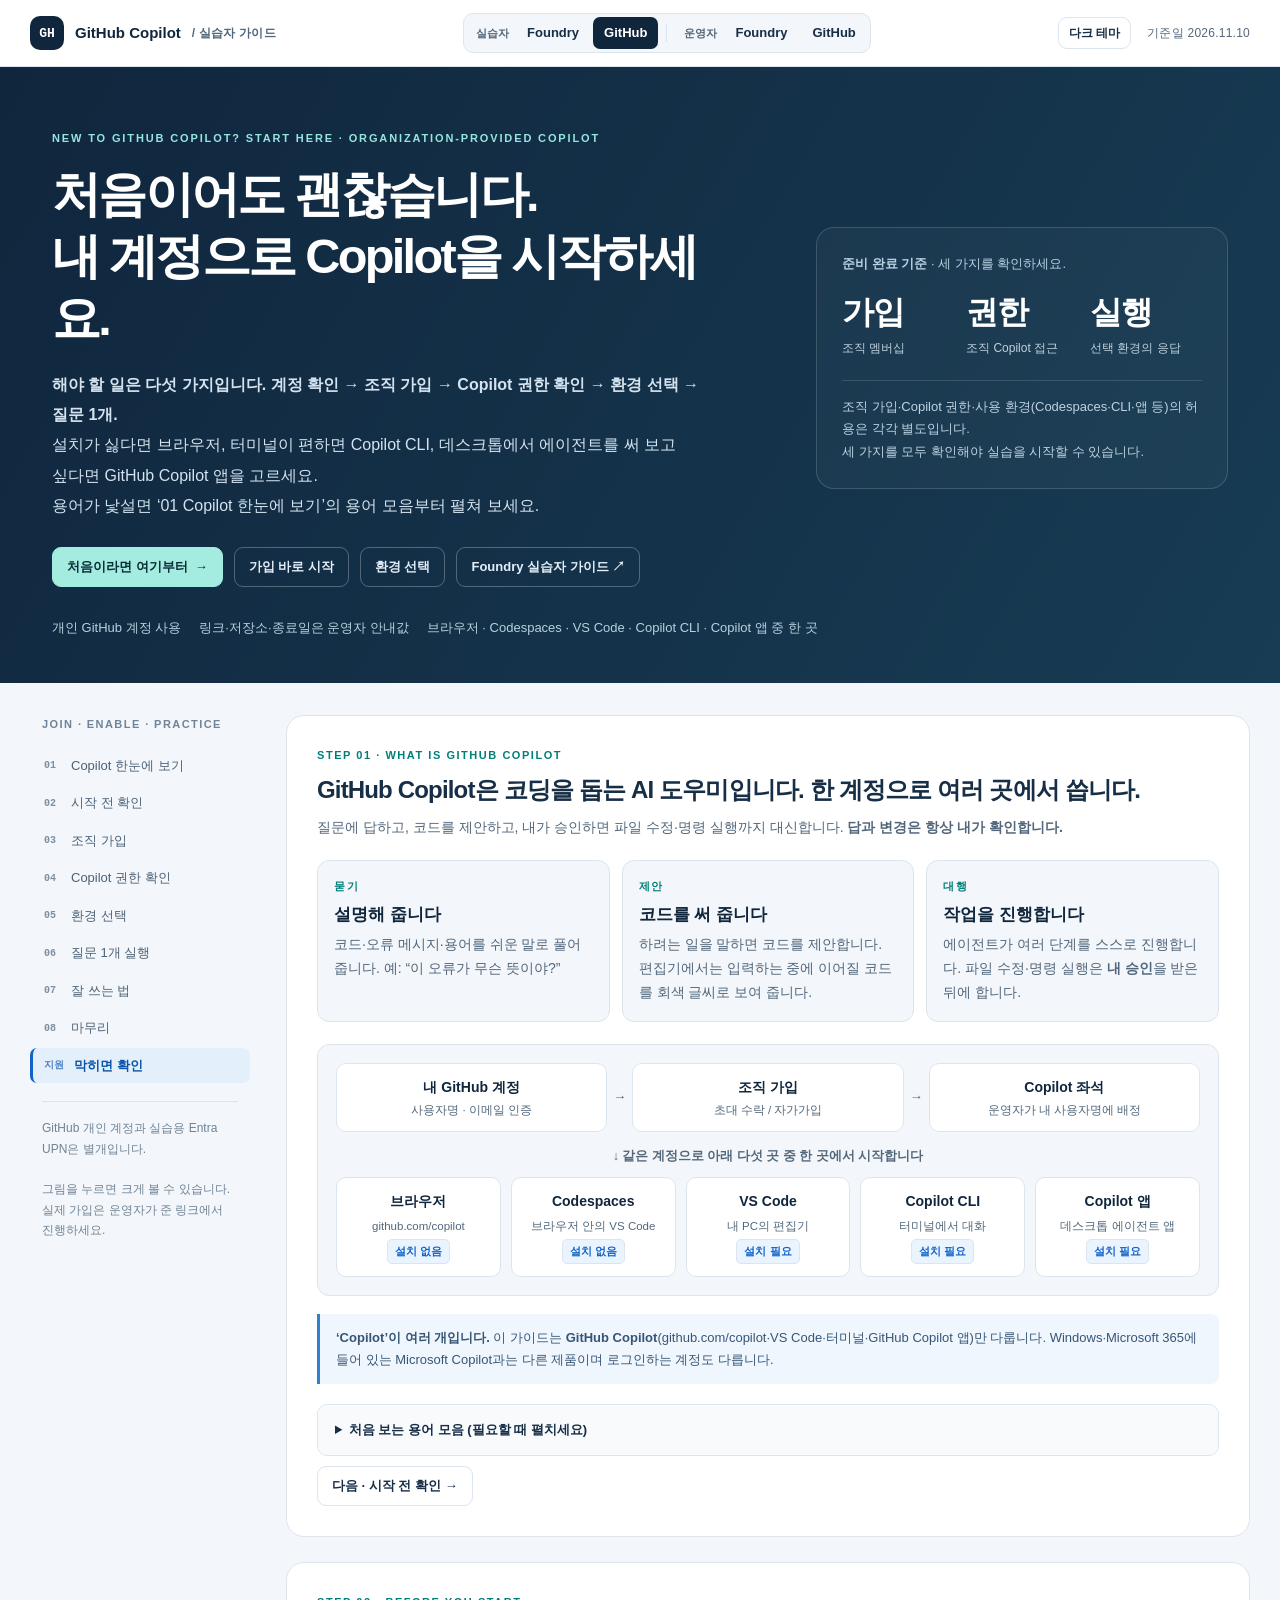
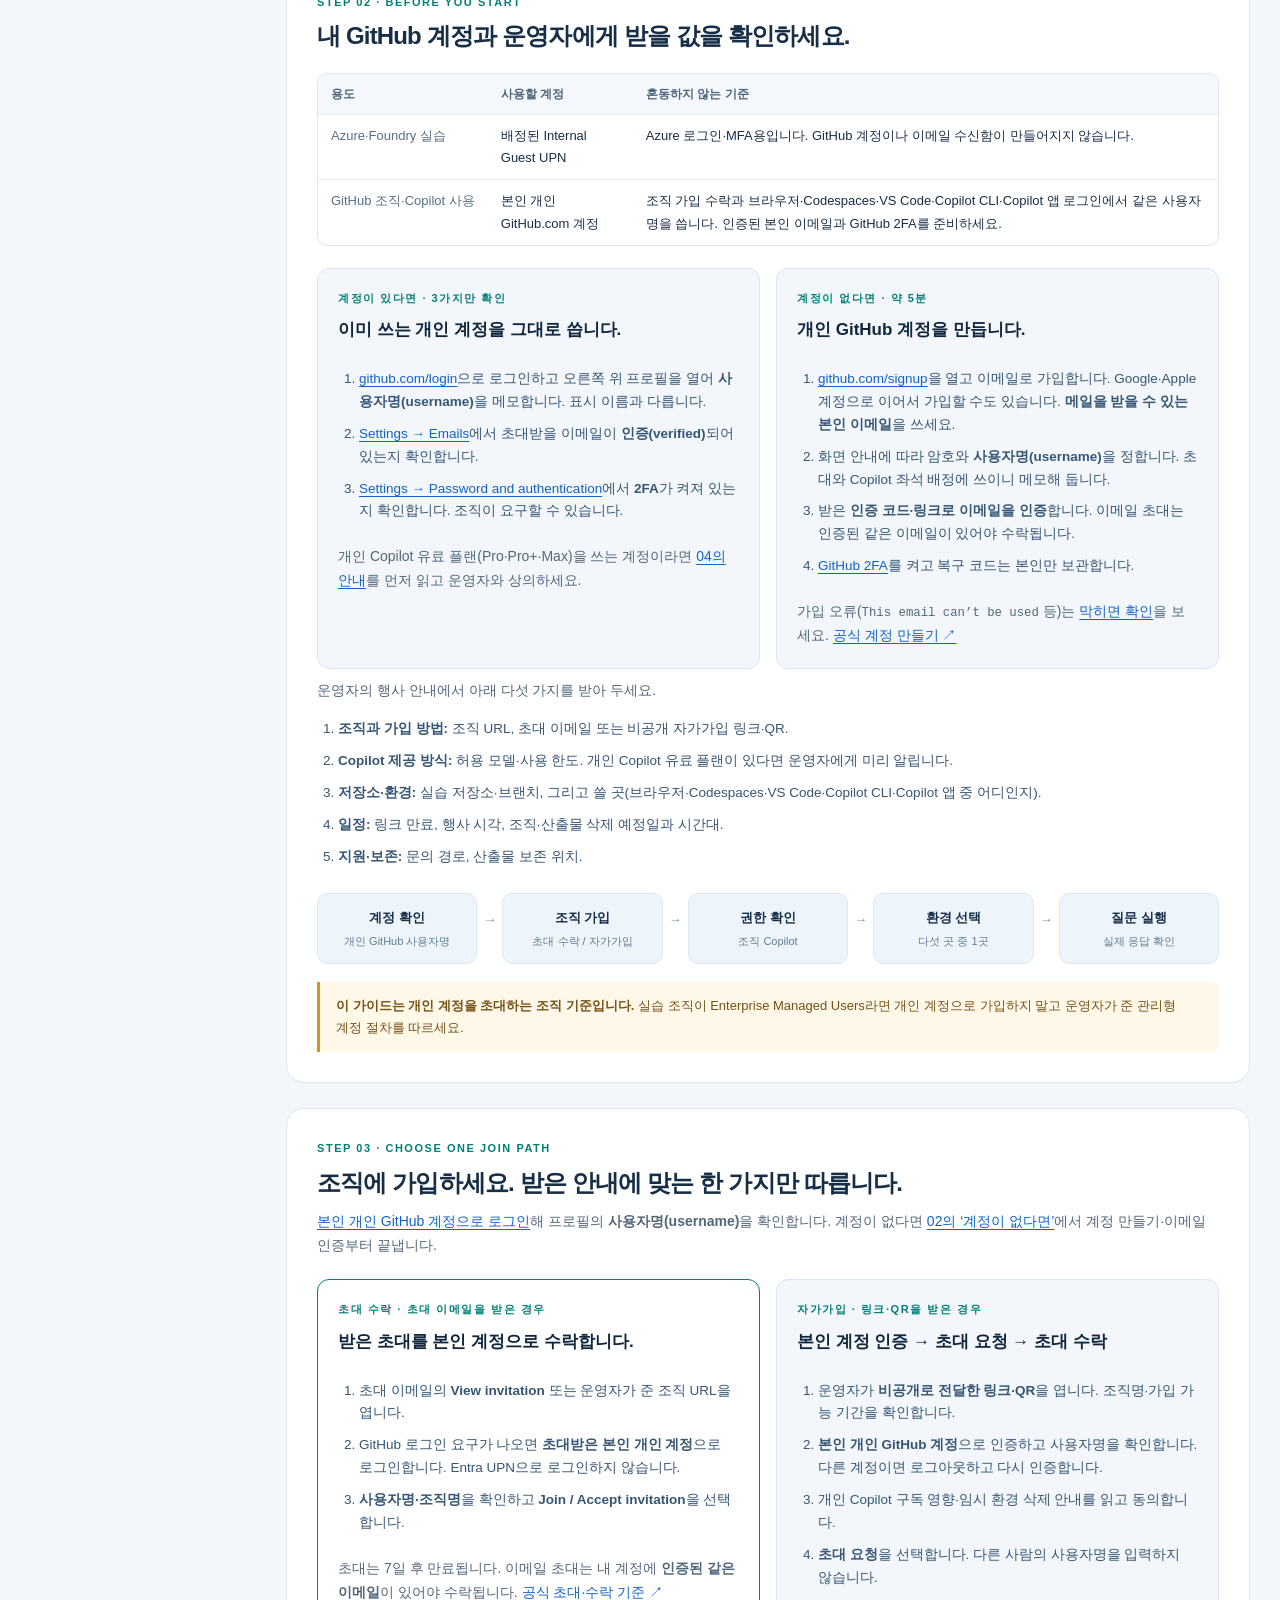
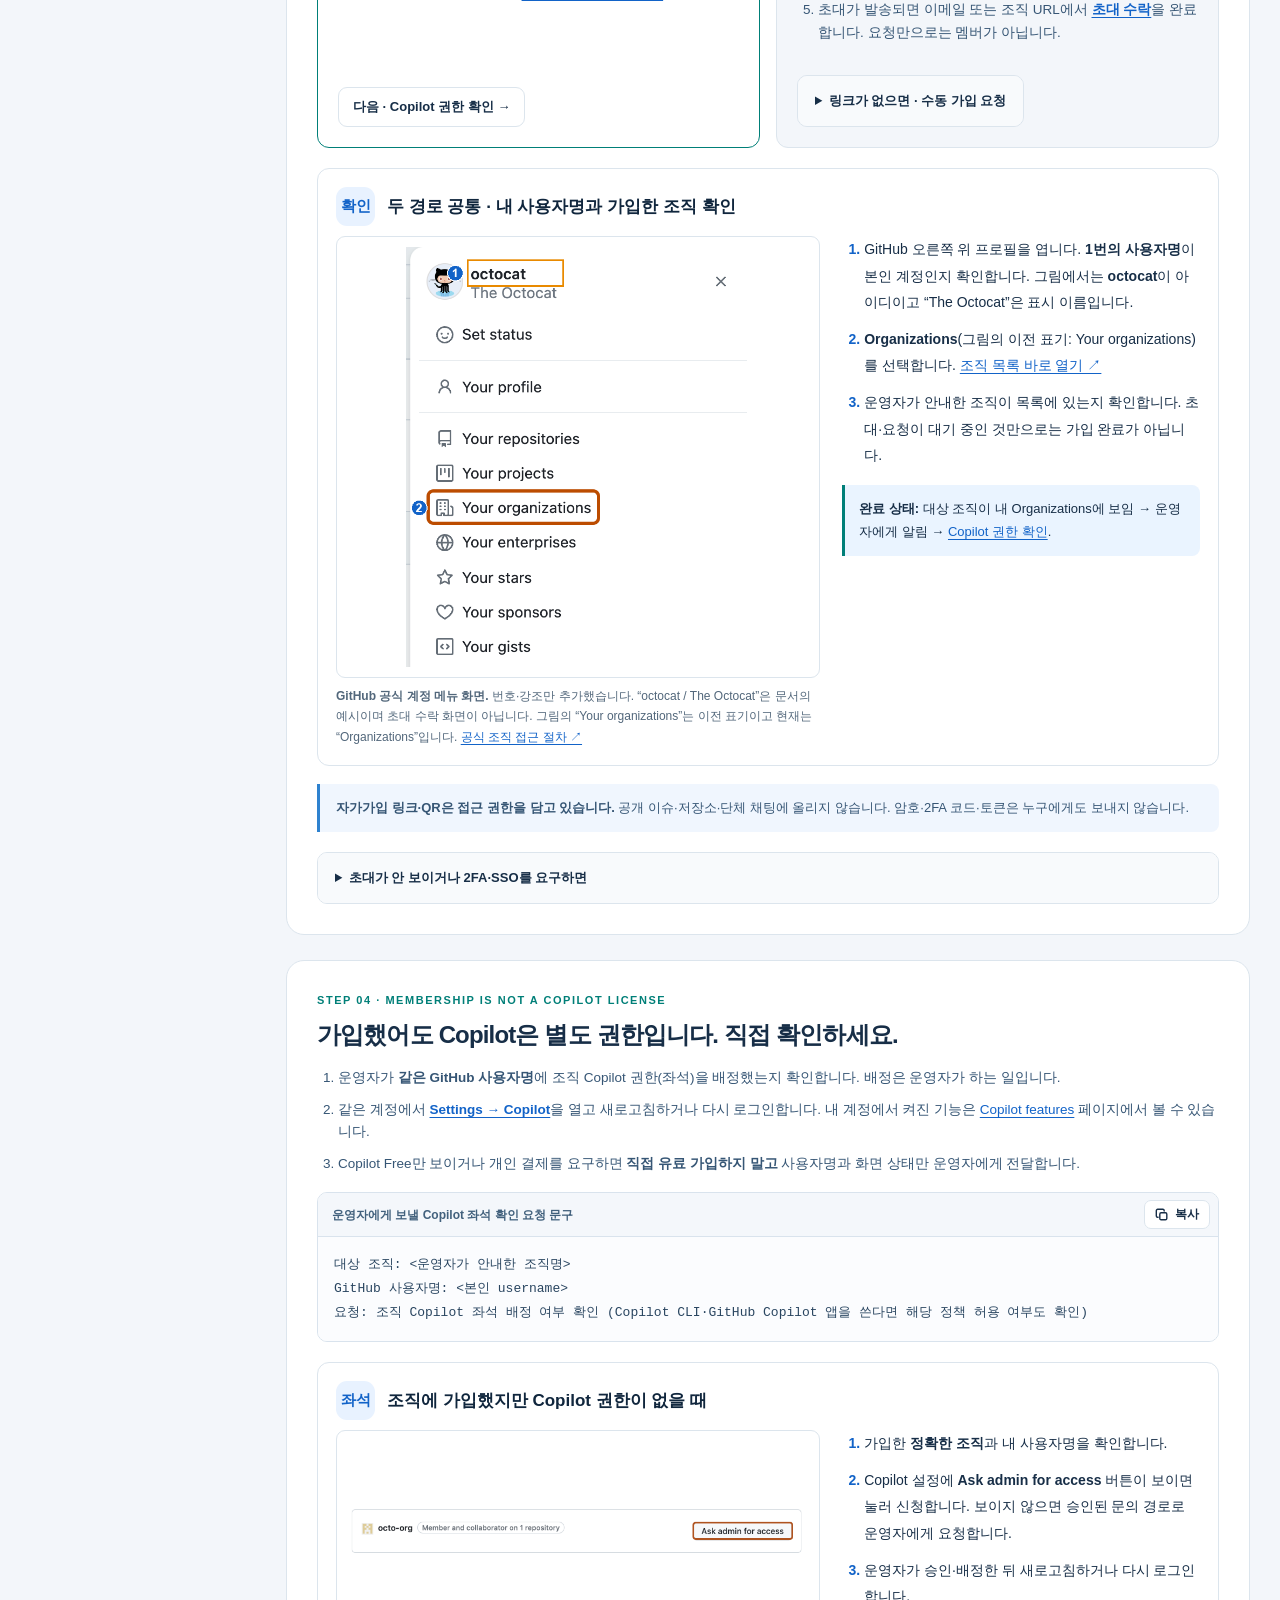
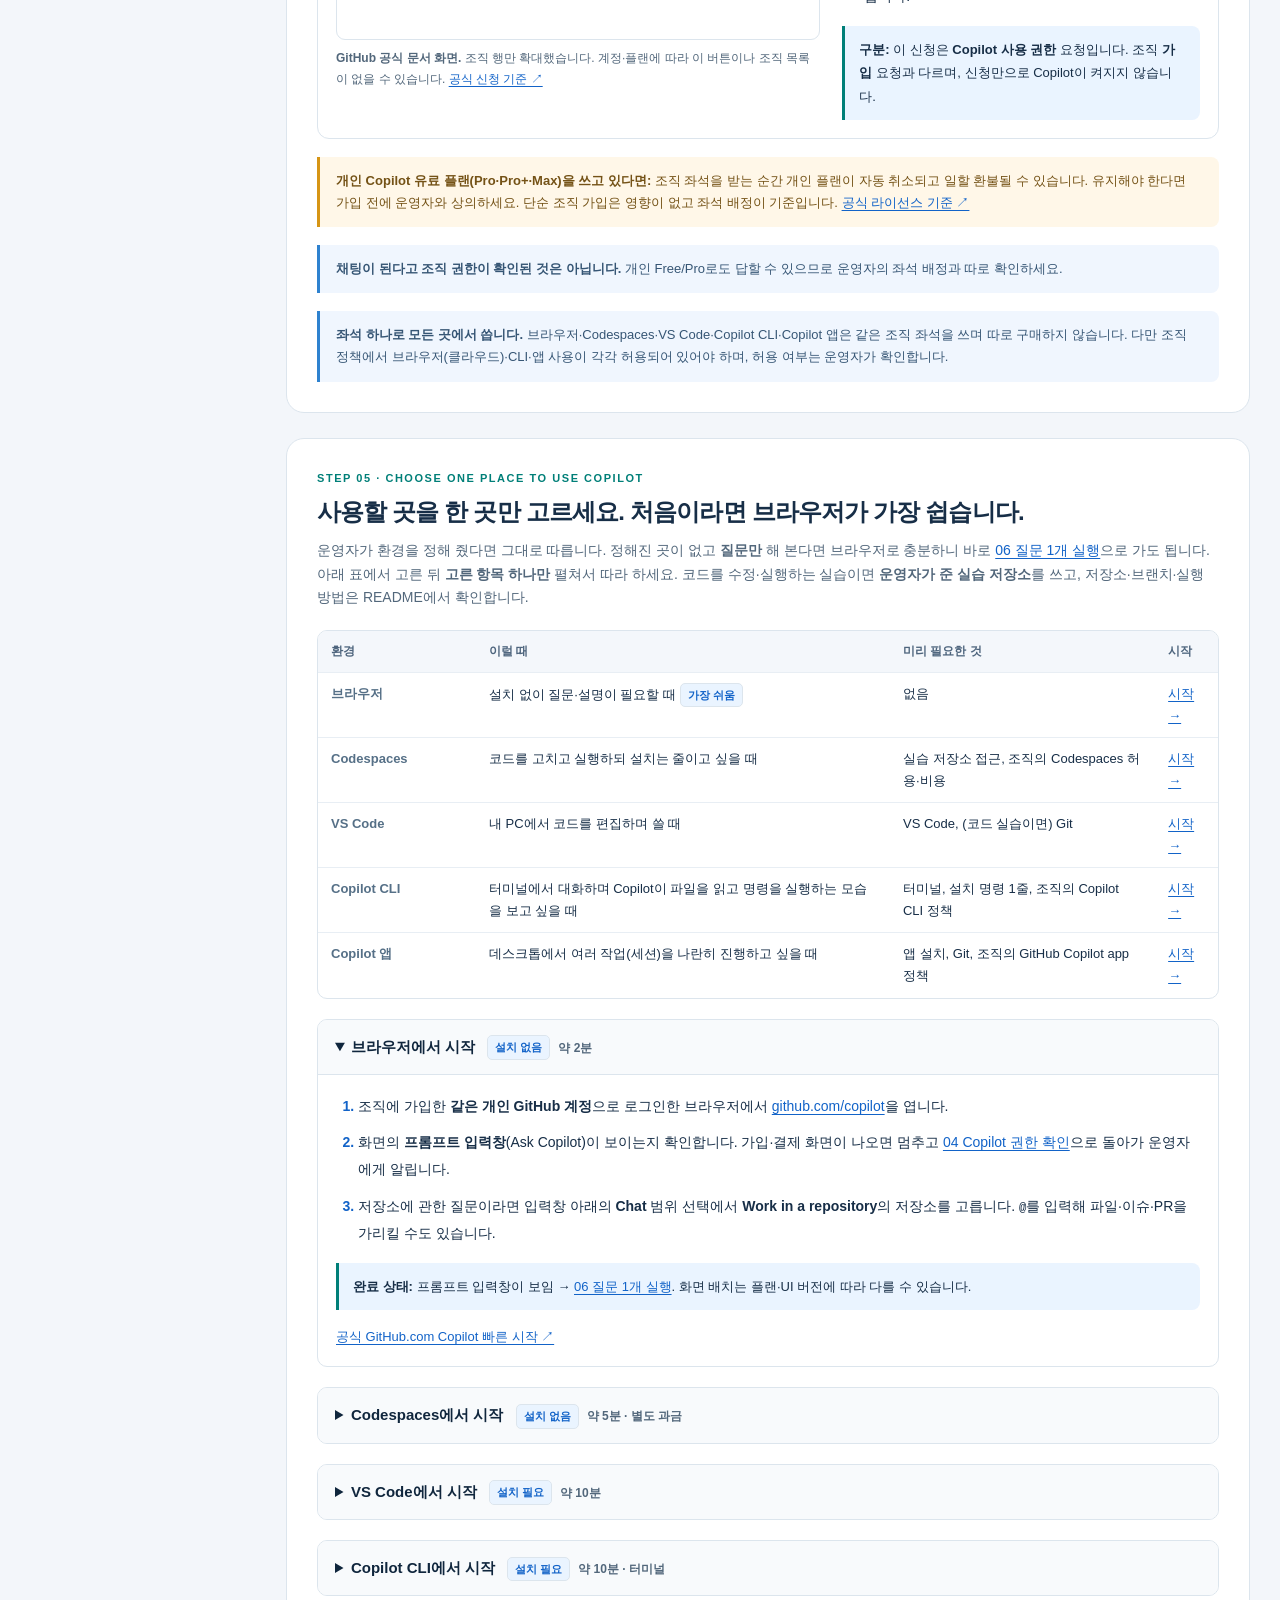
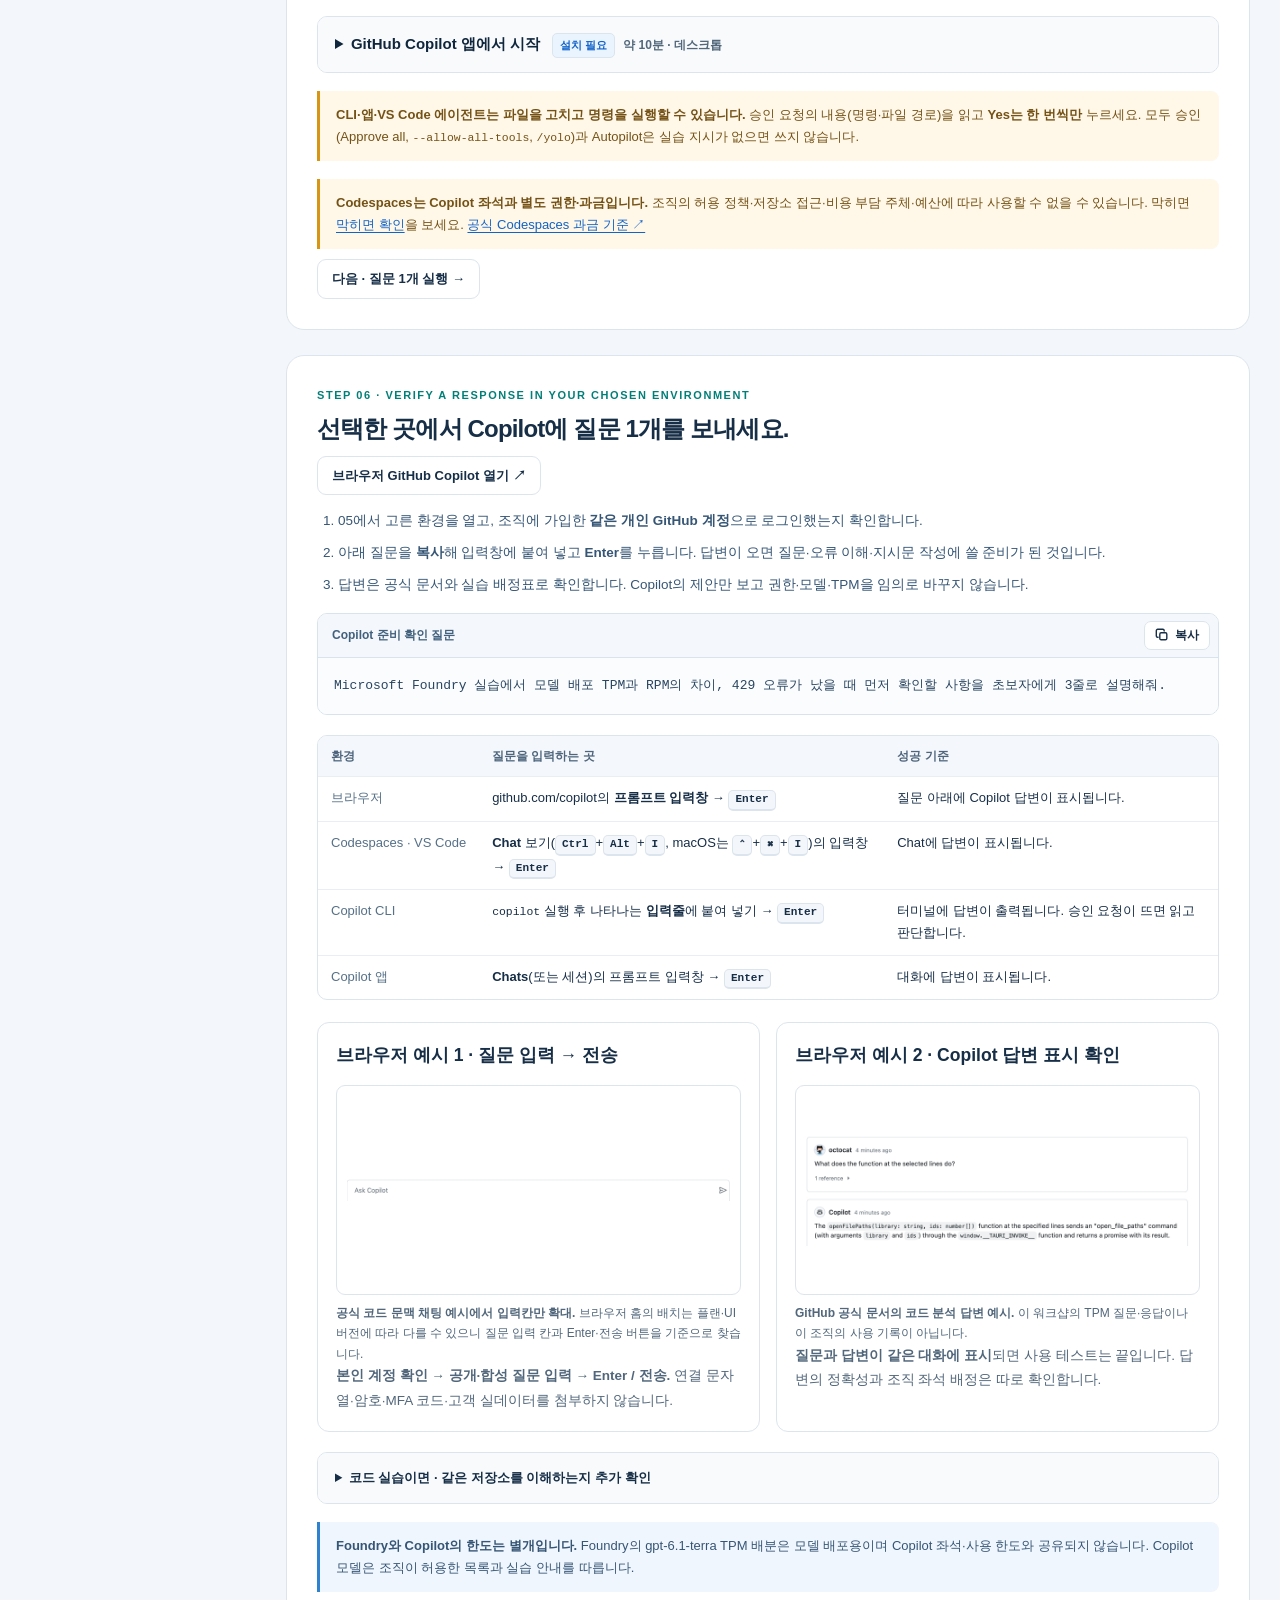
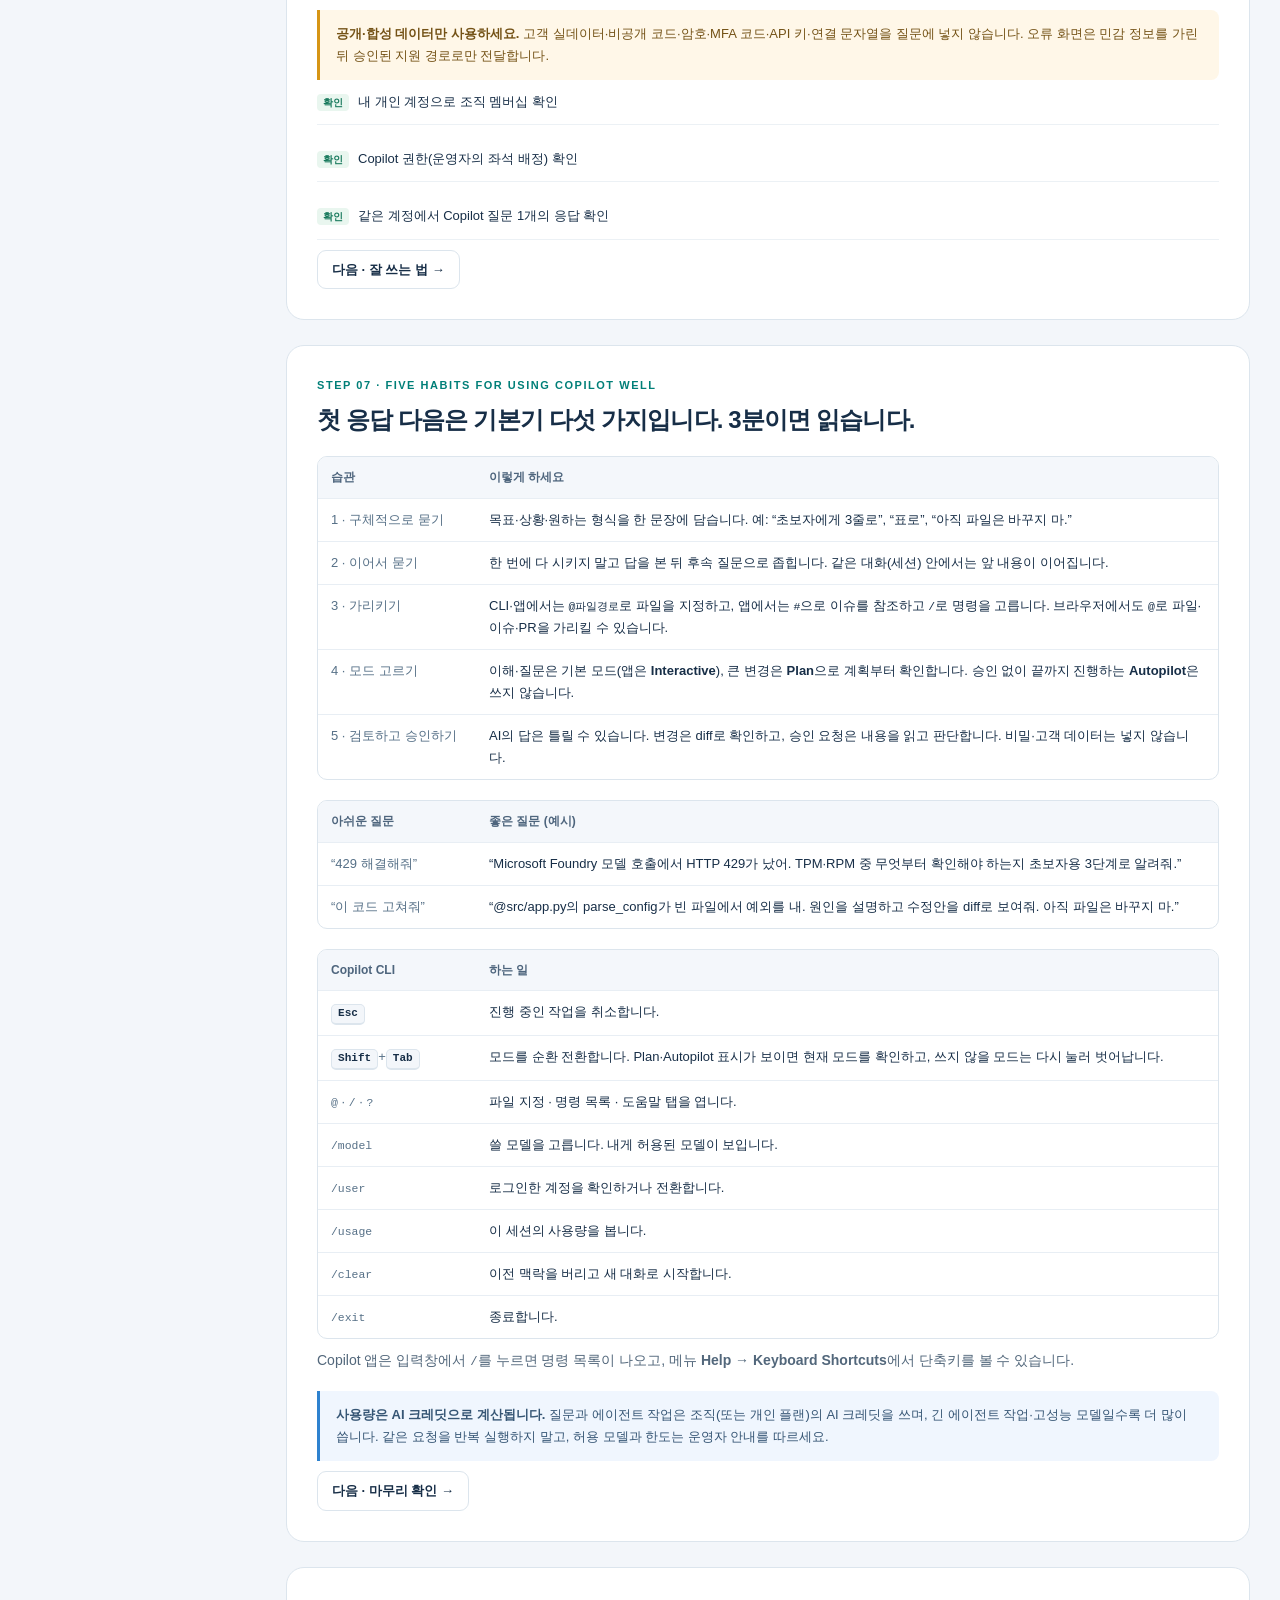
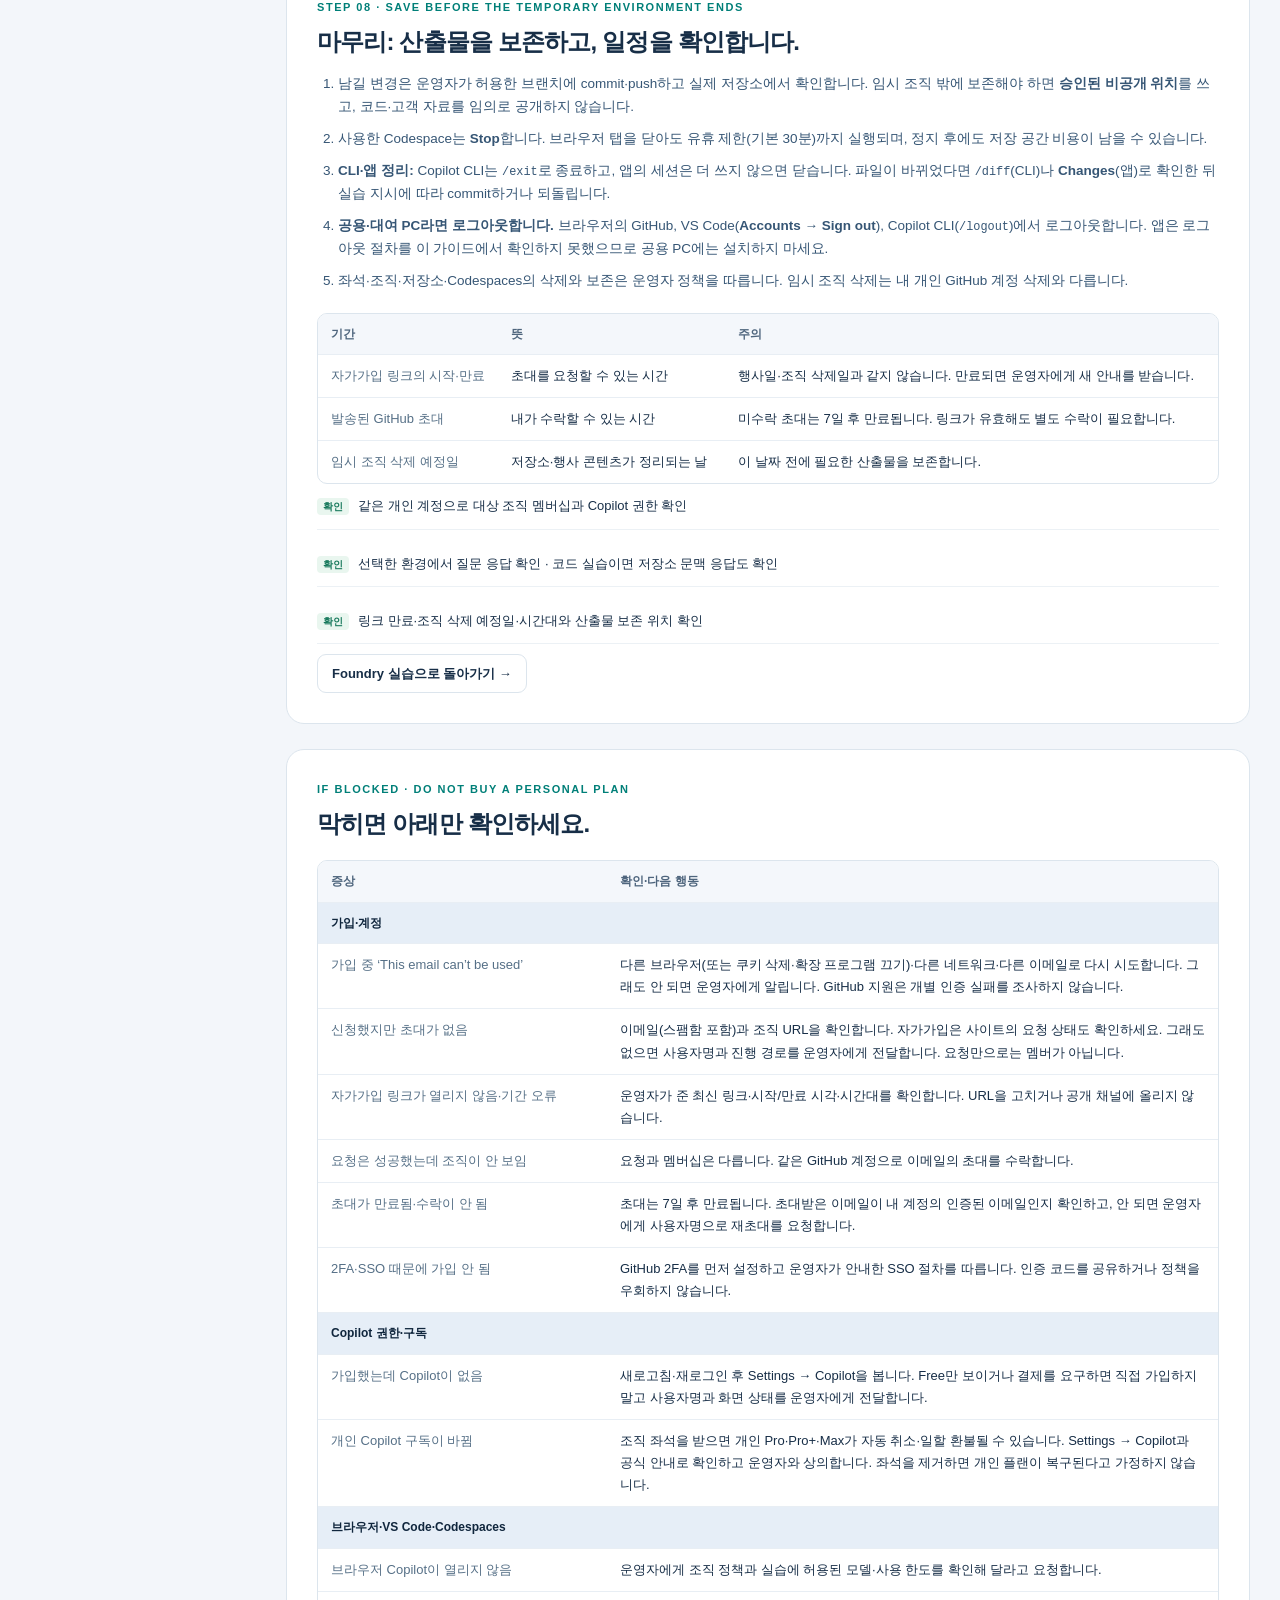
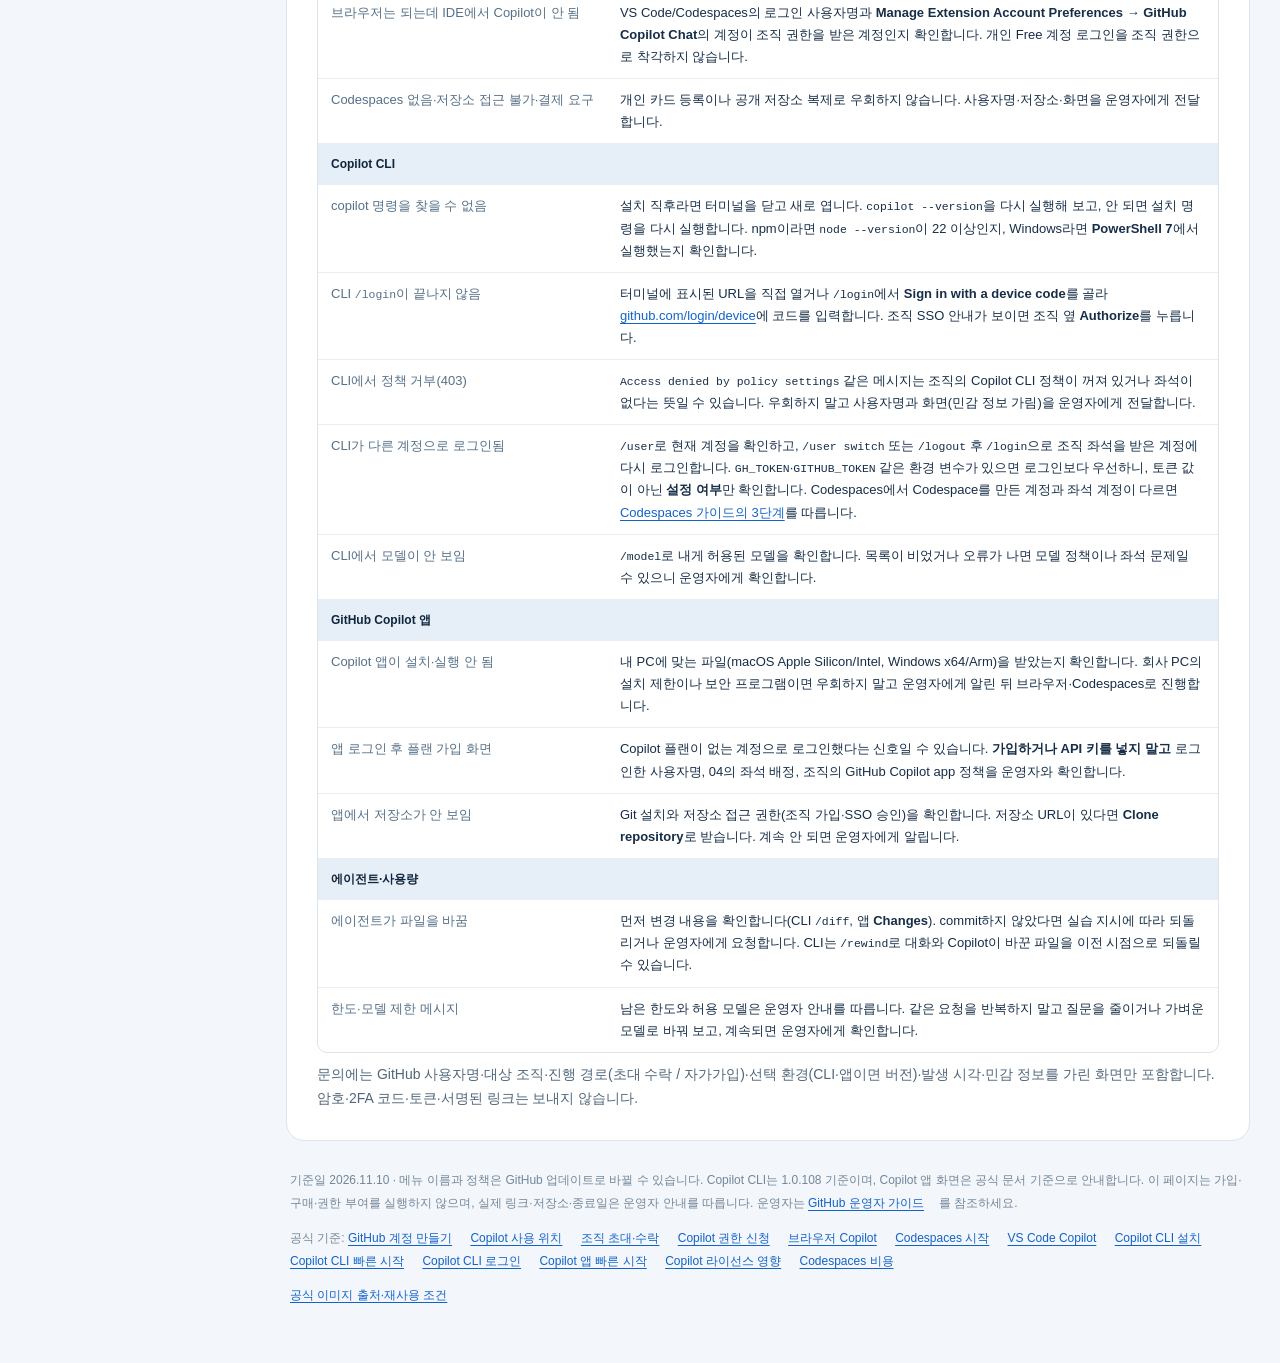
<file: github-copilot.html>
<!doctype html>
<html lang="ko">
<head>
  <meta charset="utf-8">
  <meta name="viewport" content="width=device-width, initial-scale=1">
  <link rel="icon" href="data:image/svg+xml,%3Csvg%20xmlns='http://www.w3.org/2000/svg'%20viewBox='0%200%2040%2040'%3E%3Crect%20width='40'%20height='40'%20rx='10'%20fill='%2310263d'/%3E%3Ctext%20x='20'%20y='26'%20text-anchor='middle'%20fill='white'%20font-family='sans-serif'%20font-size='16'%20font-weight='700'%3EGH%3C/text%3E%3C/svg%3E">
  <meta name="description" content="GitHub Copilot을 처음 쓰는 사람도 따라 할 수 있는 실습자 가이드. 개인 GitHub 계정 준비, 워크샵 조직 가입, 조직 Copilot 권한 확인 후 브라우저·Codespaces·VS Code·Copilot CLI·GitHub Copilot 앱 중 한 곳에서 질문 1개를 실행합니다.">
  <title>GitHub Copilot · 실습자 가이드</title>
  <script src="assets/theme.js"></script>
  <link rel="stylesheet" href="assets/guide.css">
</head>
<body>
  <a class="skip" href="#main">가입·Copilot 안내로 이동</a>
  <header class="topbar">
    <div class="topbar-inner">
      <a class="brand" href="#top"><span class="brand-mark" aria-hidden="true">GH</span> GitHub Copilot <span class="top-meta">/ 실습자 가이드</span></a>
      <nav class="guide-switch" aria-label="가이드 선택">
        <span class="group-label">실습자</span><a href="index.html">Foundry</a><a href="github-copilot.html" aria-current="page">GitHub</a>
        <span class="sep" aria-hidden="true"></span>
        <span class="group-label">운영자</span><a href="operator.html">Foundry</a><a href="github-copilot-operator.html">GitHub</a>
      </nav>
      <div class="topbar-tools">
        <button class="button small theme-toggle" id="theme-toggle" type="button" aria-pressed="false">다크 테마</button>
        <span class="top-meta">기준일 2026.11.10</span>
      </div>
      <span class="sr-only" id="theme-status" role="status"></span>
    </div>
  </header>

  <div class="hero" id="top">
    <div class="hero-inner">
      <div class="hero-grid">
        <div>
          <div class="eyebrow">NEW TO GITHUB COPILOT? START HERE · ORGANIZATION-PROVIDED COPILOT</div>
          <h1>처음이어도 괜찮습니다.<br>내 계정으로 Copilot을 시작하세요.</h1>
          <p class="hero-lead"><strong>해야 할 일은 다섯 가지입니다. 계정 확인 → 조직 가입 → Copilot 권한 확인 → 환경 선택 → 질문 1개.</strong><br>설치가 싫다면 브라우저, 터미널이 편하면 Copilot CLI, 데스크톱에서 에이전트를 써 보고 싶다면 GitHub Copilot 앱을 고르세요.<br>용어가 낯설면 ‘01 Copilot 한눈에 보기’의 용어 모음부터 펼쳐 보세요.</p>
          <div class="hero-actions">
            <a class="button primary" href="#about">처음이라면 여기부터 <span aria-hidden="true">→</span></a>
            <a class="button dark" href="#join">가입 바로 시작</a>
            <a class="button dark" href="#workspace">환경 선택</a>
            <a class="button dark" href="index.html">Foundry 실습자 가이드 ↗</a>
          </div>
        </div>
        <div class="proof">
          <p class="proof-label"><strong>준비 완료 기준</strong> · 세 가지를 확인하세요.</p>
          <div class="stats">
            <div class="stat"><strong>가입</strong><span>조직 멤버십</span></div>
            <div class="stat"><strong>권한</strong><span>조직 Copilot 접근</span></div>
            <div class="stat"><strong>실행</strong><span>선택 환경의 응답</span></div>
          </div>
          <p class="proof-note">조직 가입·Copilot 권한·사용 환경(Codespaces·CLI·앱 등)의 허용은 각각 별도입니다.<br>세 가지를 모두 확인해야 실습을 시작할 수 있습니다.</p>
        </div>
      </div>
      <div class="hero-meta"><span>개인 GitHub 계정 사용</span><span>링크·저장소·종료일은 운영자 안내값</span><span>브라우저 · Codespaces · VS Code · Copilot CLI · Copilot 앱 중 한 곳</span></div>
    </div>
  </div>

  <div class="workspace">
    <aside aria-label="GitHub 준비 목차">
      <p class="nav-title">JOIN · ENABLE · PRACTICE</p>
      <nav class="toc" id="toc" aria-label="페이지 목차">
        <a href="#about"><span class="nav-number">01</span>Copilot 한눈에 보기</a>
        <a href="#before-start"><span class="nav-number">02</span>시작 전 확인</a>
        <a href="#join"><span class="nav-number">03</span>조직 가입</a>
        <a href="#copilot-access"><span class="nav-number">04</span>Copilot 권한 확인</a>
        <a href="#workspace"><span class="nav-number">05</span>환경 선택</a>
        <a href="#practice"><span class="nav-number">06</span>질문 1개 실행</a>
        <a href="#tips"><span class="nav-number">07</span>잘 쓰는 법</a>
        <a href="#finish"><span class="nav-number">08</span>마무리</a>
        <a href="#help"><span class="nav-number">지원</span>막히면 확인</a>
      </nav>
      <p class="sidebar-note">GitHub 개인 계정과 실습용 Entra UPN은 별개입니다.<br><br>그림을 누르면 크게 볼 수 있습니다. 실제 가입은 운영자가 준 링크에서 진행하세요.</p>
    </aside>

    <main id="main">
      <section class="panel observed-section" id="about">
        <p class="section-label">STEP 01 · WHAT IS GITHUB COPILOT</p>
        <h2>GitHub Copilot은 코딩을 돕는 AI 도우미입니다. 한 계정으로 여러 곳에서 씁니다.</h2>
        <p class="intro">질문에 답하고, 코드를 제안하고, 내가 승인하면 파일 수정·명령 실행까지 대신합니다. <strong>답과 변경은 항상 내가 확인합니다.</strong></p>
        <div class="cap-grid" role="group" aria-label="Copilot이 해 주는 세 가지 일">
          <article class="runbook-card">
            <p class="section-label">묻기</p>
            <h3>설명해 줍니다</h3>
            <p>코드·오류 메시지·용어를 쉬운 말로 풀어 줍니다. 예: “이 오류가 무슨 뜻이야?”</p>
          </article>
          <article class="runbook-card">
            <p class="section-label">제안</p>
            <h3>코드를 써 줍니다</h3>
            <p>하려는 일을 말하면 코드를 제안합니다. 편집기에서는 입력하는 중에 이어질 코드를 회색 글씨로 보여 줍니다.</p>
          </article>
          <article class="runbook-card">
            <p class="section-label">대행</p>
            <h3>작업을 진행합니다</h3>
            <p>에이전트가 여러 단계를 스스로 진행합니다. 파일 수정·명령 실행은 <strong>내 승인</strong>을 받은 뒤에 합니다.</p>
          </article>
        </div>
        <div class="surface-map" role="group" aria-label="Copilot 시작 지도: 내 계정과 조직 좌석으로 다섯 곳 중 한 곳에서 시작">
          <ol class="sm-chain">
            <li><strong>내 GitHub 계정</strong><small>사용자명 · 이메일 인증</small></li>
            <li><strong>조직 가입</strong><small>초대 수락 / 자가가입</small></li>
            <li><strong>Copilot 좌석</strong><small>운영자가 내 사용자명에 배정</small></li>
          </ol>
          <p class="sm-caption"><span aria-hidden="true">↓ </span>같은 계정으로 아래 다섯 곳 중 한 곳에서 시작합니다</p>
          <ul class="sm-surfaces">
            <li><a href="#start-browser"><strong>브라우저</strong><small>github.com/copilot</small><span class="scope-badge">설치 없음</span></a></li>
            <li><a href="#start-codespaces"><strong>Codespaces</strong><small>브라우저 안의 VS Code</small><span class="scope-badge">설치 없음</span></a></li>
            <li><a href="#start-vscode"><strong>VS Code</strong><small>내 PC의 편집기</small><span class="scope-badge">설치 필요</span></a></li>
            <li><a href="#start-cli"><strong>Copilot CLI</strong><small>터미널에서 대화</small><span class="scope-badge">설치 필요</span></a></li>
            <li><a href="#start-app"><strong>Copilot 앱</strong><small>데스크톱 에이전트 앱</small><span class="scope-badge">설치 필요</span></a></li>
          </ul>
        </div>
        <div class="notice"><strong>‘Copilot’이 여러 개입니다.</strong> 이 가이드는 <strong>GitHub Copilot</strong>(github.com/copilot·VS Code·터미널·GitHub Copilot 앱)만 다룹니다. Windows·Microsoft 365에 들어 있는 Microsoft Copilot과는 다른 제품이며 로그인하는 계정도 다릅니다.</div>
        <details id="glossary">
          <summary>처음 보는 용어 모음 (필요할 때 펼치세요)</summary>
          <div class="details-body">
            <div class="table-wrap">
              <table aria-label="Copilot 실습 용어 모음">
                <thead><tr><th>용어</th><th>쉬운 뜻</th></tr></thead>
                <tbody>
                  <tr><td>GitHub 계정·사용자명</td><td>GitHub에서 나를 구분하는 개인 계정과 아이디(username)입니다. 화면에 보이는 표시 이름과 다를 수 있습니다.</td></tr>
                  <tr><td>조직(Organization)</td><td>팀이나 행사가 저장소와 권한을 함께 관리하는 GitHub 공간입니다. 이 워크샵에서는 운영자가 만든 조직에 가입합니다.</td></tr>
                  <tr><td>좌석(Seat)</td><td>조직이 내 계정에 Copilot 사용권을 배정한 것입니다. 조직 가입과는 별개입니다.</td></tr>
                  <tr><td>저장소(Repository)</td><td>프로젝트 파일과 변경 이력을 담는 폴더입니다. 줄여서 repo라고 부릅니다.</td></tr>
                  <tr><td>clone</td><td>저장소를 내 PC로 복사해 오는 일입니다.</td></tr>
                  <tr><td>터미널·CLI</td><td>글자로 명령을 입력하는 창과 그 안에서 쓰는 프로그램입니다. Copilot CLI는 터미널에서 Copilot과 대화하는 도구입니다.</td></tr>
                  <tr><td>편집기(IDE)·VS Code</td><td>코드를 작성하는 프로그램입니다. VS Code가 대표적이며 Copilot을 함께 쓸 수 있습니다.</td></tr>
                  <tr><td>Codespaces</td><td>GitHub가 클라우드에서 제공하는 개발 환경입니다. 브라우저 안에서 VS Code가 열립니다.</td></tr>
                  <tr><td>프롬프트</td><td>Copilot에게 보내는 질문이나 지시문입니다.</td></tr>
                  <tr><td>에이전트</td><td>답만 하지 않고 파일 수정·명령 실행 같은 여러 단계를 스스로 진행하는 Copilot의 사용 방식입니다. 승인은 내가 합니다.</td></tr>
                  <tr><td>세션</td><td>하나의 대화·작업 묶음입니다. 같은 세션 안에서는 앞선 내용을 이어서 기억합니다.</td></tr>
                  <tr><td>PR(pull request)</td><td>내 변경을 저장소에 합쳐 달라고 요청하고 검토받는 GitHub 기능입니다.</td></tr>
                  <tr><td>AI 크레딧</td><td>Copilot 사용량의 단위(GitHub AI Credits)입니다. 긴 에이전트 작업과 고성능 모델일수록 더 소모합니다. 한도는 운영자 안내를 따릅니다.</td></tr>
                </tbody>
              </table>
            </div>
          </div>
        </details>
        <p class="intro"><a class="button" href="#before-start">다음 · 시작 전 확인 →</a></p>
      </section>

      <section class="panel observed-section" id="before-start">
        <p class="section-label">STEP 02 · BEFORE YOU START</p>
        <h2>내 GitHub 계정과 운영자에게 받을 값을 확인하세요.</h2>
        <div class="table-wrap">
          <table aria-label="Foundry와 GitHub 실습 계정 구분">
            <thead><tr><th>용도</th><th>사용할 계정</th><th>혼동하지 않는 기준</th></tr></thead>
            <tbody>
              <tr><td>Azure·Foundry 실습</td><td>배정된 Internal Guest UPN</td><td>Azure 로그인·MFA용입니다. GitHub 계정이나 이메일 수신함이 만들어지지 않습니다.</td></tr>
              <tr><td>GitHub 조직·Copilot 사용</td><td>본인 개인 GitHub.com 계정</td><td>조직 가입 수락과 브라우저·Codespaces·VS Code·Copilot CLI·Copilot 앱 로그인에서 같은 사용자명을 씁니다. 인증된 본인 이메일과 GitHub 2FA를 준비하세요.</td></tr>
            </tbody>
          </table>
        </div>
        <div class="runbook-grid" role="group" aria-label="GitHub 계정이 있는 경우와 없는 경우">
          <article class="runbook-card" id="account-have">
            <p class="section-label">계정이 있다면 · 3가지만 확인</p>
            <h3>이미 쓰는 개인 계정을 그대로 씁니다.</h3>
            <ol class="task-list">
              <li><a href="https://github.com/login" target="_blank" rel="noopener noreferrer">github.com/login</a>으로 로그인하고 오른쪽 위 프로필을 열어 <strong>사용자명(username)</strong>을 메모합니다. 표시 이름과 다릅니다.</li>
              <li><a href="https://github.com/settings/emails" target="_blank" rel="noopener noreferrer">Settings → Emails</a>에서 초대받을 이메일이 <strong>인증(verified)</strong>되어 있는지 확인합니다.</li>
              <li><a href="https://github.com/settings/security" target="_blank" rel="noopener noreferrer">Settings → Password and authentication</a>에서 <strong>2FA</strong>가 켜져 있는지 확인합니다. 조직이 요구할 수 있습니다.</li>
            </ol>
            <p class="screen-note">개인 Copilot 유료 플랜(Pro·Pro+·Max)을 쓰는 계정이라면 <a href="#copilot-access">04의 안내</a>를 먼저 읽고 운영자와 상의하세요.</p>
          </article>
          <article class="runbook-card" id="account-new">
            <p class="section-label">계정이 없다면 · 약 5분</p>
            <h3>개인 GitHub 계정을 만듭니다.</h3>
            <ol class="task-list">
              <li><a href="https://github.com/signup" target="_blank" rel="noopener noreferrer">github.com/signup</a>을 열고 이메일로 가입합니다. Google·Apple 계정으로 이어서 가입할 수도 있습니다. <strong>메일을 받을 수 있는 본인 이메일</strong>을 쓰세요.</li>
              <li>화면 안내에 따라 암호와 <strong>사용자명(username)</strong>을 정합니다. 초대와 Copilot 좌석 배정에 쓰이니 메모해 둡니다.</li>
              <li>받은 <strong>인증 코드·링크로 이메일을 인증</strong>합니다. 이메일 초대는 인증된 같은 이메일이 있어야 수락됩니다.</li>
              <li><a href="https://docs.github.com/en/authentication/securing-your-account-with-two-factor-authentication-2fa/configuring-two-factor-authentication" target="_blank" rel="noopener noreferrer">GitHub 2FA</a>를 켜고 복구 코드는 본인만 보관합니다.</li>
            </ol>
            <p class="screen-note">가입 오류(<code>This email can’t be used</code> 등)는 <a href="#help">막히면 확인</a>을 보세요. <a href="https://docs.github.com/en/get-started/start-your-journey/creating-an-account-on-github" target="_blank" rel="noopener noreferrer">공식 계정 만들기 ↗</a></p>
          </article>
        </div>
        <p class="intro">운영자의 행사 안내에서 아래 다섯 가지를 받아 두세요.</p>
        <ol class="task-list" aria-label="운영자에게 받을 다섯 가지">
          <li><strong>조직과 가입 방법:</strong> 조직 URL, 초대 이메일 또는 비공개 자가가입 링크·QR.</li>
          <li><strong>Copilot 제공 방식:</strong> 허용 모델·사용 한도. 개인 Copilot 유료 플랜이 있다면 운영자에게 미리 알립니다.</li>
          <li><strong>저장소·환경:</strong> 실습 저장소·브랜치, 그리고 쓸 곳(브라우저·Codespaces·VS Code·Copilot CLI·Copilot 앱 중 어디인지).</li>
          <li><strong>일정:</strong> 링크 만료, 행사 시각, 조직·산출물 삭제 예정일과 시간대.</li>
          <li><strong>지원·보존:</strong> 문의 경로, 산출물 보존 위치.</li>
        </ol>
        <ol class="flow" aria-label="GitHub 실습 준비 흐름">
          <li>계정 확인<small>개인 GitHub 사용자명</small></li><li>조직 가입<small>초대 수락 / 자가가입</small></li><li>권한 확인<small>조직 Copilot</small></li><li>환경 선택<small>다섯 곳 중 1곳</small></li><li>질문 실행<small>실제 응답 확인</small></li>
        </ol>
        <div class="notice warning"><strong>이 가이드는 개인 계정을 초대하는 조직 기준입니다.</strong> 실습 조직이 Enterprise Managed Users라면 개인 계정으로 가입하지 말고 운영자가 준 관리형 계정 절차를 따르세요.</div>
      </section>

      <section class="panel observed-section" id="join">
        <p class="section-label">STEP 03 · CHOOSE ONE JOIN PATH</p>
        <h2>조직에 가입하세요. 받은 안내에 맞는 한 가지만 따릅니다.</h2>
        <p class="intro"><a href="https://github.com/login" target="_blank" rel="noopener noreferrer">본인 개인 GitHub 계정으로 로그인</a>해 프로필의 <strong>사용자명(username)</strong>을 확인합니다. 계정이 없다면 <a href="#account-new">02의 ‘계정이 없다면’</a>에서 계정 만들기·이메일 인증부터 끝냅니다.</p>
        <div class="runbook-grid" role="group" aria-label="초대 수락과 자가가입">
          <article class="runbook-card recommended" id="invitation">
            <p class="section-label">초대 수락 · 초대 이메일을 받은 경우</p>
            <h3>받은 초대를 본인 계정으로 수락합니다.</h3>
            <ol class="task-list">
              <li>초대 이메일의 <strong>View invitation</strong> 또는 운영자가 준 조직 URL을 엽니다.</li>
              <li>GitHub 로그인 요구가 나오면 <strong>초대받은 본인 개인 계정</strong>으로 로그인합니다. Entra UPN으로 로그인하지 않습니다.</li>
              <li><strong>사용자명·조직명</strong>을 확인하고 <strong>Join / Accept invitation</strong>을 선택합니다.</li>
            </ol>
            <p class="screen-note">초대는 7일 후 만료됩니다. 이메일 초대는 내 계정에 <strong>인증된 같은 이메일</strong>이 있어야 수락됩니다. <a href="https://docs.github.com/en/organizations/managing-membership-in-your-organization/inviting-users-to-join-your-organization" target="_blank" rel="noopener noreferrer">공식 초대·수락 기준 ↗</a></p>
            <a class="button" href="#copilot-access">다음 · Copilot 권한 확인 →</a>
          </article>
          <article class="runbook-card" id="self-join">
            <p class="section-label">자가가입 · 링크·QR을 받은 경우</p>
            <h3>본인 계정 인증 → 초대 요청 → 초대 수락</h3>
            <ol class="task-list">
              <li>운영자가 <strong>비공개로 전달한 링크·QR</strong>을 엽니다. 조직명·가입 가능 기간을 확인합니다.</li>
              <li><strong>본인 개인 GitHub 계정</strong>으로 인증하고 사용자명을 확인합니다. 다른 계정이면 로그아웃하고 다시 인증합니다.</li>
              <li>개인 Copilot 구독 영향·임시 환경 삭제 안내를 읽고 동의합니다.</li>
              <li><strong>초대 요청</strong>을 선택합니다. 다른 사람의 사용자명을 입력하지 않습니다.</li>
              <li>초대가 발송되면 이메일 또는 조직 URL에서 <a href="#invitation"><strong>초대 수락</strong></a>을 완료합니다. 요청만으로는 멤버가 아닙니다.</li>
            </ol>
            <details>
              <summary>링크가 없으면 · 수동 가입 요청</summary>
              <div class="details-body">
                <p>운영자가 수동 접수를 안내한 경우에만 아래 문구를 승인된 문의 경로로 보냅니다. 운영자가 초대하면 왼쪽의 초대 수락으로 이어갑니다.</p>
                <pre role="group" aria-label="운영자에게 보낼 가입 요청 문구">대상 조직: &lt;운영자가 안내한 조직명&gt;
GitHub 사용자명: &lt;본인 username&gt;
신청 목적: 워크샵·조직 Copilot 사용</pre>
              </div>
            </details>
          </article>
        </div>
        <article class="screen-card" id="join-verify" style="margin-top:20px">
          <div class="screen-header"><span class="stage-number">확인</span><h3>두 경로 공통 · 내 사용자명과 가입한 조직 확인</h3></div>
          <div class="screen-body">
            <figure class="screen-figure">
              <a href="assets/onboarding/github-account-menu.png" target="_blank" rel="noopener noreferrer" aria-label="GitHub 사용자명과 Organizations 메뉴 크게 보기"><img src="assets/onboarding/github-account-menu.png" width="638" height="780" loading="lazy" alt="공식 GitHub 계정 메뉴에서 사용자명 octocat에 1번, Your organizations에 2번을 표시"></a>
              <figcaption><strong>GitHub 공식 계정 메뉴 화면.</strong> 번호·강조만 추가했습니다. “octocat / The Octocat”은 문서의 예시이며 초대 수락 화면이 아닙니다. 그림의 “Your organizations”는 이전 표기이고 현재는 “Organizations”입니다. <a href="https://docs.github.com/en/account-and-profile/how-tos/organization-membership/accessing-an-organization" target="_blank" rel="noopener noreferrer">공식 조직 접근 절차 ↗</a></figcaption>
            </figure>
            <div class="screen-instructions">
              <ol class="field-steps">
                <li>GitHub 오른쪽 위 프로필을 엽니다. <strong>1번의 사용자명</strong>이 본인 계정인지 확인합니다. 그림에서는 <strong>octocat</strong>이 아이디이고 “The Octocat”은 표시 이름입니다.</li>
                <li><strong>Organizations</strong>(그림의 이전 표기: Your organizations)를 선택합니다. <a href="https://github.com/settings/organizations" target="_blank" rel="noopener noreferrer">조직 목록 바로 열기 ↗</a></li>
                <li>운영자가 안내한 조직이 목록에 있는지 확인합니다. 초대·요청이 대기 중인 것만으로는 가입 완료가 아닙니다.</li>
              </ol>
              <p class="screen-check"><strong>완료 상태:</strong> 대상 조직이 내 Organizations에 보임 → 운영자에게 알림 → <a href="#copilot-access">Copilot 권한 확인</a>.</p>
            </div>
          </div>
        </article>
        <div class="notice"><strong>자가가입 링크·QR은 접근 권한을 담고 있습니다.</strong> 공개 이슈·저장소·단체 채팅에 올리지 않습니다. 암호·2FA 코드·토큰은 누구에게도 보내지 않습니다.</div>
        <details>
          <summary>초대가 안 보이거나 2FA·SSO를 요구하면</summary>
          <div class="details-body"><p>스팸함과 초대받은 계정을 확인하세요. 조직이 2FA를 요구하면 <strong>수락 전에</strong> <a href="https://docs.github.com/en/authentication/securing-your-account-with-two-factor-authentication-2fa/configuring-two-factor-authentication" target="_blank" rel="noopener noreferrer">GitHub 2FA</a>를 직접 설정해야 합니다. <strong>GitHub 2FA와 Entra MFA는 별개</strong>이며 복구 코드는 본인만 보관합니다. SSO 안내가 나오면 운영자가 승인한 절차를 따르고, 7일이 지나 만료됐다면 운영자에게 재초대를 요청하세요.</p></div>
        </details>
      </section>

      <section class="panel observed-section" id="copilot-access">
        <p class="section-label">STEP 04 · MEMBERSHIP IS NOT A COPILOT LICENSE</p>
        <h2>가입했어도 Copilot은 별도 권한입니다. 직접 확인하세요.</h2>
        <ol class="task-list">
          <li>운영자가 <strong>같은 GitHub 사용자명</strong>에 조직 Copilot 권한(좌석)을 배정했는지 확인합니다. 배정은 운영자가 하는 일입니다.</li>
          <li>같은 계정에서 <a href="https://github.com/settings/copilot" target="_blank" rel="noopener noreferrer"><strong>Settings → Copilot</strong></a>을 열고 새로고침하거나 다시 로그인합니다. 내 계정에서 켜진 기능은 <a href="https://github.com/settings/copilot/features" target="_blank" rel="noopener noreferrer">Copilot features</a> 페이지에서 볼 수 있습니다.</li>
          <li>Copilot Free만 보이거나 개인 결제를 요구하면 <strong>직접 유료 가입하지 말고</strong> 사용자명과 화면 상태만 운영자에게 전달합니다.</li>
        </ol>
        <pre role="group" aria-label="운영자에게 보낼 Copilot 좌석 확인 요청 문구">대상 조직: &lt;운영자가 안내한 조직명&gt;
GitHub 사용자명: &lt;본인 username&gt;
요청: 조직 Copilot 좌석 배정 여부 확인 (Copilot CLI·GitHub Copilot 앱을 쓴다면 해당 정책 허용 여부도 확인)</pre>
        <article class="screen-card" style="margin-top:20px">
          <div class="screen-header"><span class="stage-number">좌석</span><h3>조직에 가입했지만 Copilot 권한이 없을 때</h3></div>
          <div class="screen-body">
            <figure class="screen-figure">
              <a href="assets/onboarding/copilot-request-access.png" target="_blank" rel="noopener noreferrer" aria-label="공식 Copilot 사용 권한 신청 예시 크게 보기"><img src="assets/onboarding/copilot-request-access.png" width="1578" height="194" loading="lazy" alt="공식 Get Copilot from an organization 예시의 조직 행과 Ask admin for access 버튼"></a>
              <figcaption><strong>GitHub 공식 문서 화면.</strong> 조직 행만 확대했습니다. 계정·플랜에 따라 이 버튼이나 조직 목록이 없을 수 있습니다. <a href="https://docs.github.com/en/copilot/how-tos/administer-copilot/manage-for-organization/manage-access/manage-requests-for-access" target="_blank" rel="noopener noreferrer">공식 신청 기준 ↗</a></figcaption>
            </figure>
            <div class="screen-instructions">
              <ol class="field-steps">
                <li>가입한 <strong>정확한 조직</strong>과 내 사용자명을 확인합니다.</li>
                <li>Copilot 설정에 <strong>Ask admin for access</strong> 버튼이 보이면 눌러 신청합니다. 보이지 않으면 승인된 문의 경로로 운영자에게 요청합니다.</li>
                <li>운영자가 승인·배정한 뒤 새로고침하거나 다시 로그인합니다.</li>
              </ol>
              <p class="screen-check"><strong>구분:</strong> 이 신청은 <strong>Copilot 사용 권한</strong> 요청입니다. 조직 <strong>가입</strong> 요청과 다르며, 신청만으로 Copilot이 켜지지 않습니다.</p>
            </div>
          </div>
        </article>
        <div class="notice warning"><strong>개인 Copilot 유료 플랜(Pro·Pro+·Max)을 쓰고 있다면:</strong> 조직 좌석을 받는 순간 개인 플랜이 자동 취소되고 일할 환불될 수 있습니다. 유지해야 한다면 가입 전에 운영자와 상의하세요. 단순 조직 가입은 영향이 없고 좌석 배정이 기준입니다. <a href="https://docs.github.com/en/billing/concepts/product-billing/github-copilot-licenses" target="_blank" rel="noopener noreferrer">공식 라이선스 기준 ↗</a></div>
        <div class="notice"><strong>채팅이 된다고 조직 권한이 확인된 것은 아닙니다.</strong> 개인 Free/Pro로도 답할 수 있으므로 운영자의 좌석 배정과 따로 확인하세요.</div>
        <div class="notice"><strong>좌석 하나로 모든 곳에서 씁니다.</strong> 브라우저·Codespaces·VS Code·Copilot CLI·Copilot 앱은 같은 조직 좌석을 쓰며 따로 구매하지 않습니다. 다만 조직 정책에서 브라우저(클라우드)·CLI·앱 사용이 각각 허용되어 있어야 하며, 허용 여부는 운영자가 확인합니다.</div>
      </section>

      <section class="panel observed-section" id="workspace">
        <p class="section-label">STEP 05 · CHOOSE ONE PLACE TO USE COPILOT</p>
        <h2>사용할 곳을 한 곳만 고르세요. 처음이라면 브라우저가 가장 쉽습니다.</h2>
        <p class="intro">운영자가 환경을 정해 줬다면 그대로 따릅니다. 정해진 곳이 없고 <strong>질문만</strong> 해 본다면 브라우저로 충분하니 바로 <a href="#practice">06 질문 1개 실행</a>으로 가도 됩니다. 아래 표에서 고른 뒤 <strong>고른 항목 하나만</strong> 펼쳐서 따라 하세요. 코드를 수정·실행하는 실습이면 <strong>운영자가 준 실습 저장소</strong>를 쓰고, 저장소·브랜치·실행 방법은 README에서 확인합니다.</p>
        <div class="table-wrap">
          <table aria-label="Copilot을 쓸 수 있는 다섯 가지 환경 비교">
            <thead><tr><th>환경</th><th>이럴 때</th><th>미리 필요한 것</th><th>시작</th></tr></thead>
            <tbody>
              <tr><td><strong>브라우저</strong></td><td>설치 없이 질문·설명이 필요할 때 <span class="scope-badge">가장 쉬움</span></td><td>없음</td><td><a href="#start-browser">시작 →</a></td></tr>
              <tr><td><strong>Codespaces</strong></td><td>코드를 고치고 실행하되 설치는 줄이고 싶을 때</td><td>실습 저장소 접근, 조직의 Codespaces 허용·비용</td><td><a href="#start-codespaces">시작 →</a></td></tr>
              <tr><td><strong>VS Code</strong></td><td>내 PC에서 코드를 편집하며 쓸 때</td><td>VS Code, (코드 실습이면) Git</td><td><a href="#start-vscode">시작 →</a></td></tr>
              <tr><td><strong>Copilot CLI</strong></td><td>터미널에서 대화하며 Copilot이 파일을 읽고 명령을 실행하는 모습을 보고 싶을 때</td><td>터미널, 설치 명령 1줄, 조직의 Copilot CLI 정책</td><td><a href="#start-cli">시작 →</a></td></tr>
              <tr><td><strong>Copilot 앱</strong></td><td>데스크톱에서 여러 작업(세션)을 나란히 진행하고 싶을 때</td><td>앱 설치, Git, 조직의 GitHub Copilot app 정책</td><td><a href="#start-app">시작 →</a></td></tr>
            </tbody>
          </table>
        </div>

        <details class="path-card" id="start-browser" open>
          <summary>브라우저에서 시작 <span class="scope-badge">설치 없음</span><span class="path-meta">약 2분</span></summary>
          <div class="details-body">
            <ol class="field-steps">
              <li>조직에 가입한 <strong>같은 개인 GitHub 계정</strong>으로 로그인한 브라우저에서 <a href="https://github.com/copilot" target="_blank" rel="noopener noreferrer">github.com/copilot</a>을 엽니다.</li>
              <li>화면의 <strong>프롬프트 입력창</strong>(Ask Copilot)이 보이는지 확인합니다. 가입·결제 화면이 나오면 멈추고 <a href="#copilot-access">04 Copilot 권한 확인</a>으로 돌아가 운영자에게 알립니다.</li>
              <li>저장소에 관한 질문이라면 입력창 아래의 <strong>Chat</strong> 범위 선택에서 <strong>Work in a repository</strong>의 저장소를 고릅니다. <code>@</code>를 입력해 파일·이슈·PR을 가리킬 수도 있습니다.</li>
            </ol>
            <p class="screen-check"><strong>완료 상태:</strong> 프롬프트 입력창이 보임 → <a href="#practice">06 질문 1개 실행</a>. 화면 배치는 플랜·UI 버전에 따라 다를 수 있습니다.</p>
            <p class="screen-note"><a href="https://docs.github.com/en/copilot/get-started/quickstart" target="_blank" rel="noopener noreferrer">공식 GitHub.com Copilot 빠른 시작 ↗</a></p>
          </div>
        </details>

        <details class="path-card" id="start-codespaces">
          <summary>Codespaces에서 시작 <span class="scope-badge">설치 없음</span><span class="path-meta">약 5분 · 별도 과금</span></summary>
          <div class="details-body">
            <p>Codespaces는 GitHub가 클라우드에서 제공하는 개발 환경입니다. 브라우저 안에서 VS Code가 열리고, 저장소가 이미 내려받아진 상태로 시작합니다.</p>
            <ol class="field-steps">
              <li>운영자가 준 실습 저장소에서 <strong>Code → Codespaces → 새 Codespace</strong>를 엽니다. 안내된 브랜치·머신 유형을 사용합니다.</li>
              <li><strong>비용 부담 주체·한도</strong>가 운영자 안내와 맞는지 확인합니다. 개인 카드 등록·예산 변경을 요구하면 멈추고 운영자에게 확인합니다.</li>
              <li>준비되면 저장소 파일·README가 보이는지, Copilot 상태와 Accounts의 <strong>사용자명이 내 계정</strong>인지 확인합니다.</li>
              <li>Copilot Chat은 <kbd>Ctrl</kbd>+<kbd>Alt</kbd>+<kbd>I</kbd>(macOS는 <kbd>⌃</kbd>+<kbd>⌘</kbd>+<kbd>I</kbd>)로 엽니다. 단축키가 먹지 않으면 화면 위쪽 제목 표시줄의 <strong>Chat</strong> 메뉴 → <strong>Open Chat</strong>을 선택합니다.</li>
              <li>README의 설치·실행 명령을 따릅니다. 웹 앱은 <strong>Ports → Open in Browser</strong>로 확인하고, 승인 없이 포트를 공개하지 않습니다.</li>
            </ol>
            <p class="screen-check"><strong>완료 상태:</strong> 저장소 파일이 보이고 Chat 창이 열림 → <a href="#practice">06 질문 1개 실행</a>.</p>
            <p class="screen-note"><a href="https://docs.github.com/en/codespaces/quickstart" target="_blank" rel="noopener noreferrer">공식 Codespaces 시작 ↗</a></p>
          </div>
        </details>
        <details class="path-card" id="start-vscode">
          <summary>VS Code에서 시작 <span class="scope-badge">설치 필요</span><span class="path-meta">약 10분</span></summary>
          <div class="details-body">
            <ol class="field-steps">
              <li><a href="https://code.visualstudio.com/download" target="_blank" rel="noopener noreferrer">VS Code를 내려받아 설치</a>하고 실행합니다. 코드 실습이면 <a href="https://github.com/git-guides/install-git" target="_blank" rel="noopener noreferrer">Git</a>과 README의 개발 도구도 준비합니다.</li>
              <li>맨 아래 상태 표시줄의 <strong>Copilot 아이콘</strong>에 마우스를 올려 <strong>Use AI Features</strong>를 선택하고 로그인 방법을 고릅니다. 브라우저가 열리면 <strong>조직 Copilot 권한을 받은 개인 계정</strong>으로 승인합니다.</li>
              <li>왼쪽 아래 <strong>Accounts</strong> 메뉴에서 로그인된 <strong>사용자명이 내 계정</strong>인지 확인합니다. 계정이 여러 개면 <strong>Accounts → Manage Extension Account Preferences → GitHub Copilot Chat</strong>에서 이 작업 공간의 계정을 고릅니다.</li>
              <li><strong>File → Open Folder</strong>로 폴더를 엽니다. 실습 저장소가 필요하면 명령 팔레트(<kbd>Ctrl</kbd>+<kbd>Shift</kbd>+<kbd>P</kbd>, macOS는 <kbd>⇧</kbd>+<kbd>⌘</kbd>+<kbd>P</kbd>)에서 <strong>Git: Clone</strong>을 실행해 운영자가 준 저장소 URL로 받습니다. 폴더 신뢰 질문이 나오면 운영자가 준 저장소만 <strong>Trust</strong>합니다.</li>
              <li>Chat을 엽니다. <kbd>Ctrl</kbd>+<kbd>Alt</kbd>+<kbd>I</kbd>(macOS는 <kbd>⌃</kbd>+<kbd>⌘</kbd>+<kbd>I</kbd>)를 누르거나 제목 표시줄의 <strong>Chat</strong> 메뉴 → <strong>Open Chat</strong>을 선택합니다. 이어서 새 대화 <strong>+</strong>를 누릅니다(<kbd>Ctrl</kbd>+<kbd>N</kbd>, macOS는 <kbd>⌘</kbd>+<kbd>N</kbd>). 입력창 아래의 모델·권한은 기본값을 두고, 권한이 <strong>Manual permissions</strong>(직접 승인)인지 확인합니다.</li>
            </ol>
            <div class="notice warning"><strong>순서를 지키세요.</strong> 조직 Copilot 권한(04)을 받기 전에 로그인하면 개인 Copilot Free로 자동 가입될 수 있습니다. 창이 열렸거나 채팅이 된다고 조직 권한이 확인된 것은 아닙니다.</div>
            <p class="screen-check"><strong>완료 상태:</strong> Accounts의 사용자명이 내 계정이고 Chat 입력창이 열림 → <a href="#practice">06 질문 1개 실행</a>.</p>
            <p class="screen-note"><a href="https://code.visualstudio.com/docs/setup/copilot" target="_blank" rel="noopener noreferrer">공식 VS Code Copilot 설정 ↗</a> · <a href="https://docs.github.com/en/copilot/get-started/quickstart-for-using-github-copilot-in-your-ide" target="_blank" rel="noopener noreferrer">공식 IDE 빠른 시작 ↗</a></p>
          </div>
        </details>

        <details class="path-card" id="start-cli">
          <summary>Copilot CLI에서 시작 <span class="scope-badge">설치 필요</span><span class="path-meta">약 10분 · 터미널</span></summary>
          <div class="details-body">
            <p>Copilot CLI는 <strong>터미널</strong>에서 Copilot과 대화하는 도구입니다. 시작하기 전에 운영자가 <strong>조직의 Copilot CLI 정책</strong>을 허용했는지 확인하세요. 좌석이 있어도 정책이 꺼져 있으면 쓸 수 없습니다.</p>
            <details>
              <summary>터미널이 처음이라면 · 여는 법과 기본 명령</summary>
              <div class="details-body">
                <ol class="field-steps">
                  <li><strong>macOS:</strong> <kbd>⌘</kbd>+<kbd>Space</kbd> → <strong>Terminal</strong> 입력 → <kbd>Enter</kbd>. <strong>Windows:</strong> 시작 메뉴에서 <strong>PowerShell 7</strong>(또는 Windows Terminal)을 엽니다. <strong>VS Code:</strong> <strong>Terminal → New Terminal</strong>.</li>
                  <li>현재 위치는 <code>pwd</code>, 파일 목록은 <code>ls</code>, 폴더 이동은 <code>cd 폴더이름</code>입니다. Windows PowerShell에서도 같은 이름으로 동작합니다.</li>
                  <li>명령은 한 줄씩 붙여 넣고 <kbd>Enter</kbd>를 누릅니다. 출처를 모르는 명령은 실행하지 않습니다.</li>
                </ol>
              </div>
            </details>
            <ol class="field-steps">
              <li><strong>설치합니다.</strong> 내 환경에 맞는 한 줄을 터미널에 붙여 넣습니다.
                <div class="table-wrap">
                  <table aria-label="운영체제별 Copilot CLI 설치 명령">
                    <thead><tr><th>환경</th><th>설치 명령</th></tr></thead>
                    <tbody>
                      <tr><td>Windows</td><td><code data-copy>winget install GitHub.Copilot</code></td></tr>
                      <tr><td>macOS · Linux</td><td><code data-copy>brew install --cask copilot-cli</code> (Homebrew)</td></tr>
                      <tr><td>모든 OS</td><td><code data-copy>npm install -g @github/copilot</code> (Node.js 22 이상)</td></tr>
                    </tbody>
                  </table>
                </div>
                <p class="screen-note">Windows는 <strong>PowerShell 6 이상</strong>이 필요합니다. 기본 ‘Windows PowerShell’(5.1)은 해당하지 않으니 <code data-copy>winget install --id Microsoft.PowerShell --source winget</code>로 PowerShell 7을 설치한 뒤 <strong>PowerShell 7</strong>에서 위 명령을 실행하세요.</p>
              </li>
              <li><strong>설치를 확인합니다.</strong> <code data-copy>copilot --version</code>을 실행해 버전이 나오면 성공입니다. “찾을 수 없다”는 메시지가 나오면 터미널을 닫고 새로 연 뒤 다시 실행합니다.</li>
              <li><strong>작업 폴더로 이동합니다.</strong> 질문만 해 볼 때는 새 폴더를 만들어 들어갑니다. 코드 실습이면 운영자가 준 저장소 폴더로 이동합니다. <strong>홈 폴더(~)에서는 실행하지 마세요.</strong>
                <pre role="group" aria-label="빈 연습 폴더를 만들고 이동하는 명령">mkdir copilot-practice
cd copilot-practice</pre>
              </li>
              <li><code data-copy>copilot</code><strong>을 실행합니다.</strong> 처음 보는 폴더에서는 아래와 같은 <strong>폴더 신뢰 확인</strong>이 나옵니다. 이번 세션만 허용하는 <strong>1. Yes</strong>를 고릅니다. <strong>2. Yes, and remember…</strong>는 운영자가 준 실습 폴더에서만 고르고, 확신이 없으면 <strong>3. No</strong>(<kbd>Esc</kbd>)로 종료합니다.
                <figure class="screen-figure">
                  <div class="terminal" role="group" aria-label="Copilot CLI 폴더 신뢰 확인 화면의 텍스트">
                    <div class="terminal-bar">터미널 · copilot</div>
<div class="terminal-body"><span class="t-sel">Confirm folder trust</span>
<span class="t-dim">──────────────────────────────────────────────</span>
/Users/me/copilot-practice

Copilot can read files in this folder and, with your permission, edit them or run code and shell commands.
It will remember your permissions for the rest of this session.

Git commands run in this folder may use configuration from the enclosing repository and execute programs configured by that repository.

Do you trust the files in this folder?

<span class="t-sel">❯ 1. Yes</span>
  2. Yes, and remember this folder for future sessions
  3. No (Esc)

<span class="t-dim">↑/↓ to navigate · enter to select · esc to cancel</span></div>
                  </div>
                  <figcaption><strong>Copilot CLI 1.0.108이 새 폴더에서 처음 보여 준 화면의 텍스트입니다(2026.11.10 확인).</strong> 폴더 경로는 예시이며 버전에 따라 문구가 달라질 수 있습니다.</figcaption>
                </figure>
              </li>
              <li><strong>로그인합니다.</strong> 프롬프트에 <code data-copy>/login</code>을 입력하고 <kbd>Enter</kbd>를 누릅니다. 계정 종류는 <strong>GitHub.com</strong>, 방식은 <strong>Sign in with your browser</strong>를 고릅니다. 브라우저에서 <strong>내 개인 GitHub 계정</strong>으로 <strong>Authorize GitHub Copilot CLI</strong>를 누르고, 조직 SSO 안내가 나오면 조직 옆 <strong>Authorize</strong>도 누릅니다. 터미널에 <code>Signed in successfully as 내사용자명</code>이 나오면 성공입니다.
                <p class="screen-note">브라우저가 열리지 않으면 터미널에 표시된 URL을 직접 열거나 <strong>Sign in with a device code</strong>를 고르고 <a href="https://github.com/login/device" target="_blank" rel="noopener noreferrer">github.com/login/device</a>에 화면의 1회용 코드를 입력합니다. Codespaces·SSH 같은 원격 터미널은 처음부터 device code 방식이 열립니다.</p>
              </li>
              <li><strong>질문을 입력합니다.</strong> 입력줄에 <a href="#practice">06의 질문</a>을 붙여 넣고 <kbd>Enter</kbd>를 누릅니다. Copilot이 파일 수정이나 명령 실행 전에 <strong>승인</strong>을 물으면 내용을 읽고 <strong>Yes</strong>(이번 한 번)만 선택합니다. 모르면 <strong>No</strong>를 고르고 다른 방법을 지시합니다. ‘다시 묻지 않기’·‘세션 동안 승인’ 류는 고르지 않습니다.</li>
              <li><strong>확인하고 종료합니다.</strong> <code data-copy>/user</code>로 로그인한 계정이 내 사용자명인지 확인합니다. 끝낼 때는 <code data-copy>/exit</code>를 입력합니다. <kbd>Ctrl</kbd>+<kbd>C</kbd>를 두 번 눌러도 종료됩니다.</li>
            </ol>
            <p class="screen-check"><strong>완료 상태:</strong> 질문에 대한 답이 터미널에 출력되고 <code>/user</code>가 내 사용자명을 보여 줌 → <a href="#practice">06 질문 1개 실행</a>.</p>
            <details>
              <summary>설치가 막히면 · 다른 설치 방법</summary>
              <div class="details-body">
                <p>macOS·Linux는 공식 설치 스크립트를 쓸 수 있습니다. 승인된 PC에서만 실행하세요.</p>
                <pre role="group" aria-label="Copilot CLI 설치 스크립트 (macOS·Linux)">curl -fsSL https://gh.io/copilot-install | bash</pre>
                <p>직접 내려받으려면 <a href="https://github.com/github/copilot-cli/releases" target="_blank" rel="noopener noreferrer">copilot-cli Releases ↗</a>에서 내 플랫폼용 실행 파일을 받아 압축을 풀고 실행합니다.</p>
              </div>
            </details>
            <p class="screen-note"><strong>선택 심화(필수 아님):</strong> Codespaces에서 Copilot CLI를 쓰고 Microsoft Learn·Azure·Playwright MCP까지 연결해 보려면 <a href="github-copilot-cli-codespaces/index.html">Codespaces + Copilot CLI + MCP 실습 가이드</a>를 따르세요. Codespace를 만든 계정과 Copilot 계정이 다른 경우도 다루며, Copilot CLI 1.0.105(2026.10.31) 기준으로 검증했습니다.</p>
            <p class="screen-note">공식: <a href="https://docs.github.com/en/copilot/how-tos/copilot-cli/set-up-copilot-cli/install-copilot-cli" target="_blank" rel="noopener noreferrer">CLI 설치 ↗</a> · <a href="https://docs.github.com/en/copilot/get-started/cli-quickstart" target="_blank" rel="noopener noreferrer">CLI 빠른 시작 ↗</a> · <a href="https://docs.github.com/en/copilot/how-tos/copilot-cli/set-up-copilot-cli/authenticate-copilot-cli" target="_blank" rel="noopener noreferrer">CLI 로그인 ↗</a></p>
          </div>
        </details>

        <details class="path-card" id="start-app">
          <summary>GitHub Copilot 앱에서 시작 <span class="scope-badge">설치 필요</span><span class="path-meta">약 10분 · 데스크톱</span></summary>
          <div class="details-body">
            <p>GitHub Copilot 앱은 <strong>데스크톱 에이전트 앱</strong>입니다. 저장소별 세션을 여러 개 나란히 돌리고 변경 확인·PR까지 한 곳에서 합니다. 시작하기 전에 운영자가 <strong>조직의 GitHub Copilot app 정책</strong>(CLI 정책과 별개)을 허용했는지 확인하세요. 지원 OS는 macOS·Windows·Linux이며 Git이 필요합니다.</p>
            <ol class="field-steps">
              <li><strong>내 PC에 맞는 설치 파일을 내려받습니다.</strong>
                <div class="table-wrap">
                  <table aria-label="운영체제별 GitHub Copilot 앱 내려받기">
                    <thead><tr><th>내 PC</th><th>내려받기</th></tr></thead>
                    <tbody>
                      <tr><td>macOS · Apple Silicon</td><td><a href="https://gh.io/copilot-app-mac" target="_blank" rel="noopener noreferrer">.dmg 내려받기</a></td></tr>
                      <tr><td>macOS · Intel</td><td><a href="https://gh.io/copilot-app-mac-intel" target="_blank" rel="noopener noreferrer">.dmg 내려받기</a></td></tr>
                      <tr><td>Windows · x64</td><td><a href="https://gh.io/copilot-app-win64" target="_blank" rel="noopener noreferrer">.exe 내려받기</a></td></tr>
                      <tr><td>Windows · Arm</td><td><a href="https://gh.io/copilot-app-win-arm" target="_blank" rel="noopener noreferrer">.exe 내려받기</a></td></tr>
                      <tr><td>Linux · x64</td><td><a href="https://gh.io/copilot-app-linux" target="_blank" rel="noopener noreferrer">.AppImage 내려받기</a></td></tr>
                      <tr><td>Linux · Arm</td><td><a href="https://github.com/github/app/releases/latest/download/GitHub-Copilot-linux-arm64.AppImage" target="_blank" rel="noopener noreferrer">.AppImage 내려받기</a></td></tr>
                    </tbody>
                  </table>
                </div>
                <p class="screen-note">Mac의 칩이 헷갈리면 <strong>Apple 메뉴 → 이 Mac에 관하여</strong>에서 ‘칩’이 <strong>Apple M…</strong>이면 Apple Silicon, ‘프로세서’가 <strong>Intel</strong>이면 Intel입니다. 다른 빌드는 <a href="https://github.com/github/app/releases" target="_blank" rel="noopener noreferrer">Releases ↗</a>, 공식 안내는 <a href="https://github.com/features/ai/github-app" target="_blank" rel="noopener noreferrer">다운로드 페이지 ↗</a>에 있습니다.</p>
              </li>
              <li><strong>설치하고 앱을 엽니다.</strong> macOS는 .dmg를 열어 앱을 <strong>Applications</strong>로 옮긴 뒤 실행하고, Windows는 .exe 설치 안내를 따릅니다. 회사 PC의 보안 정책으로 설치가 막히면 우회하지 말고 운영자에게 알린 뒤 브라우저·Codespaces로 진행합니다.</li>
              <li><strong>로그인합니다.</strong> <strong>Sign in to GitHub</strong>를 누르고 안내에 따라 <strong>내 개인 GitHub 계정</strong>으로 로그인·승인합니다. 이어서 “Copilot 플랜이 없다”며 <strong>플랜 가입</strong>이나 <strong>자체 모델 공급자(BYOK)</strong> 선택이 나오면 <strong>가입하거나 API 키를 넣지 말고</strong> 멈춰서 운영자에게 알립니다. 좌석·앱 정책·로그인 계정을 확인해야 합니다.</li>
              <li><strong>초기 설정을 마칩니다.</strong> 저장소 선택 화면에서는 최근 활동 기반 목록에서 실습 저장소를 고르거나 로컬 폴더를 추가합니다. 모르면 <strong>건너뛰어도</strong> 됩니다. 테마를 고르고 온보딩을 마치면 앱이 열립니다.</li>
              <li><strong>질문만 해 볼 때는 Chats를 씁니다.</strong> 왼쪽 사이드바의 <strong>Chats</strong>에서 대화를 시작하고 질문을 입력합니다. 저장소나 브랜치가 필요 없습니다.</li>
              <li><strong>코드 실습이면 세션을 시작합니다.</strong> 사이드바 <strong>Sessions</strong> 옆 <strong>+</strong> → <strong>Open local folder</strong>(이미 받은 폴더), <strong>Add GitHub repository</strong>(GitHub에서 받기), <strong>Clone repository</strong>(URL로 받기) 중 하나로 저장소를 연결합니다. 다시 <strong>+</strong> → <strong>Start session in</strong>에서 저장소를 고릅니다.</li>
              <li><strong>입력창 아래 설정을 확인합니다.</strong> <strong>Environment</strong>는 <strong>This computer</strong>(<strong>Cloud</strong>는 운영자가 안내한 경우에만), 세션 모드는 <strong>Interactive</strong>입니다. 모드 메뉴의 <strong>Tool permissions</strong>는 <strong>Ask every time</strong>을 고릅니다.</li>
              <li><strong>프롬프트를 입력합니다.</strong> 질문을 붙여 넣고 <kbd>Enter</kbd>를 누릅니다. 에이전트가 파일을 바꾸면 입력창 위 <strong>Changes</strong>에서 변경 내용을 확인합니다. <strong>Create PR</strong>은 실습 지시가 있을 때만 누릅니다.</li>
            </ol>
            <p class="screen-check"><strong>완료 상태:</strong> Chats 또는 세션 대화에 질문에 대한 답이 표시됨 → <a href="#practice">06 질문 1개 실행</a>.</p>
            <p class="screen-note">Projects·Automations·Autopilot은 이 워크샵에서 쓰지 않아도 됩니다. 화면 이름은 앱 버전에 따라 다를 수 있습니다. 공식: <a href="https://docs.github.com/en/copilot/get-started/quickstart-copilot-app" target="_blank" rel="noopener noreferrer">앱 빠른 시작 ↗</a> · <a href="https://docs.github.com/en/copilot/concepts/copilot-surfaces/github-copilot-app" target="_blank" rel="noopener noreferrer">앱 소개 ↗</a></p>
          </div>
        </details>

        <div class="notice warning"><strong>CLI·앱·VS Code 에이전트는 파일을 고치고 명령을 실행할 수 있습니다.</strong> 승인 요청의 내용(명령·파일 경로)을 읽고 <strong>Yes는 한 번씩만</strong> 누르세요. 모두 승인(Approve all, <code>--allow-all-tools</code>, <code>/yolo</code>)과 Autopilot은 실습 지시가 없으면 쓰지 않습니다.</div>
        <div class="notice warning"><strong>Codespaces는 Copilot 좌석과 별도 권한·과금입니다.</strong> 조직의 허용 정책·저장소 접근·비용 부담 주체·예산에 따라 사용할 수 없을 수 있습니다. 막히면 <a href="#help">막히면 확인</a>을 보세요. <a href="https://docs.github.com/en/billing/concepts/product-billing/github-codespaces" target="_blank" rel="noopener noreferrer">공식 Codespaces 과금 기준 ↗</a></div>
        <p class="intro"><a class="button" href="#practice">다음 · 질문 1개 실행 →</a></p>
      </section>

      <section class="panel observed-section" id="practice">
        <p class="section-label">STEP 06 · VERIFY A RESPONSE IN YOUR CHOSEN ENVIRONMENT</p>
        <h2>선택한 곳에서 Copilot에 질문 1개를 보내세요.</h2>
        <p class="intro"><a class="button" href="https://github.com/copilot" target="_blank" rel="noopener noreferrer">브라우저 GitHub Copilot 열기 ↗</a></p>
        <ol class="task-list">
          <li>05에서 고른 환경을 열고, 조직에 가입한 <strong>같은 개인 GitHub 계정</strong>으로 로그인했는지 확인합니다.</li>
          <li>아래 질문을 <strong>복사</strong>해 입력창에 붙여 넣고 <strong>Enter</strong>를 누릅니다. 답변이 오면 질문·오류 이해·지시문 작성에 쓸 준비가 된 것입니다.</li>
          <li>답변은 공식 문서와 실습 배정표로 확인합니다. Copilot의 제안만 보고 권한·모델·TPM을 임의로 바꾸지 않습니다.</li>
        </ol>
        <pre role="group" aria-label="Copilot 준비 확인 질문">Microsoft Foundry 실습에서 모델 배포 TPM과 RPM의 차이, 429 오류가 났을 때 먼저 확인할 사항을 초보자에게 3줄로 설명해줘.</pre>
        <div class="table-wrap">
          <table aria-label="환경별 질문 입력 위치와 성공 기준">
            <thead><tr><th>환경</th><th>질문을 입력하는 곳</th><th>성공 기준</th></tr></thead>
            <tbody>
              <tr><td>브라우저</td><td>github.com/copilot의 <strong>프롬프트 입력창</strong> → <kbd>Enter</kbd></td><td>질문 아래에 Copilot 답변이 표시됩니다.</td></tr>
              <tr><td>Codespaces · VS Code</td><td><strong>Chat</strong> 보기(<kbd>Ctrl</kbd>+<kbd>Alt</kbd>+<kbd>I</kbd>, macOS는 <kbd>⌃</kbd>+<kbd>⌘</kbd>+<kbd>I</kbd>)의 입력창 → <kbd>Enter</kbd></td><td>Chat에 답변이 표시됩니다.</td></tr>
              <tr><td>Copilot CLI</td><td><code>copilot</code> 실행 후 나타나는 <strong>입력줄</strong>에 붙여 넣기 → <kbd>Enter</kbd></td><td>터미널에 답변이 출력됩니다. 승인 요청이 뜨면 읽고 판단합니다.</td></tr>
              <tr><td>Copilot 앱</td><td><strong>Chats</strong>(또는 세션)의 프롬프트 입력창 → <kbd>Enter</kbd></td><td>대화에 답변이 표시됩니다.</td></tr>
            </tbody>
          </table>
        </div>
        <div class="screen-grid">
          <article class="screen-card">
            <h3>브라우저 예시 1 · 질문 입력 → 전송</h3>
            <figure class="screen-figure">
              <a href="assets/onboarding/copilot-input-example.png" target="_blank" rel="noopener noreferrer" aria-label="공식 Copilot 질문 입력칸 예시 크게 보기"><img src="assets/onboarding/copilot-input-example.png" width="1692" height="96" loading="lazy" alt="GitHub 공식 문서 예시의 Ask Copilot 입력칸과 오른쪽 전송 아이콘"></a>
              <figcaption><strong>공식 코드 문맥 채팅 예시에서 입력칸만 확대.</strong> 브라우저 홈의 배치는 플랜·UI 버전에 따라 다를 수 있으니 질문 입력 칸과 Enter·전송 버튼을 기준으로 찾습니다.</figcaption>
            </figure>
            <p class="screen-action"><strong>본인 계정 확인 → 공개·합성 질문 입력 → Enter / 전송.</strong> 연결 문자열·암호·MFA 코드·고객 실데이터를 첨부하지 않습니다.</p>
          </article>
          <article class="screen-card">
            <h3>브라우저 예시 2 · Copilot 답변 표시 확인</h3>
            <figure class="screen-figure">
              <a href="assets/onboarding/copilot-response-example.png" target="_blank" rel="noopener noreferrer" aria-label="공식 Copilot 질문과 답변 예시 크게 보기"><img src="assets/onboarding/copilot-response-example.png" width="1700" height="500" loading="lazy" alt="GitHub 공식 예시에서 octocat의 코드 질문 아래 Copilot 답변이 표시된 대화"></a>
              <figcaption><strong>GitHub 공식 문서의 코드 분석 답변 예시.</strong> 이 워크샵의 TPM 질문·응답이나 이 조직의 사용 기록이 아닙니다.</figcaption>
            </figure>
            <p class="screen-action"><strong>질문과 답변이 같은 대화에 표시</strong>되면 사용 테스트는 끝입니다. 답변의 정확성과 조직 좌석 배정은 따로 확인합니다.</p>
          </article>
        </div>
        <details>
          <summary>코드 실습이면 · 같은 저장소를 이해하는지 추가 확인</summary>
          <div class="details-body">
            <p>Codespaces·VS Code·Copilot CLI·Copilot 앱에서 실습 저장소를 연 채로 아래 질문을 입력합니다. CLI는 저장소 폴더에서 <code>copilot</code>을 실행하고, 앱은 그 저장소의 세션에서 입력합니다. 답변의 경로·실행 방법을 실제 파일과 대조하세요. 웹 채팅의 일반 답변만으로는 IDE·CLI·앱의 로그인과 저장소 접근이 확인되지 않습니다.</p>
            <pre role="group" aria-label="개발 환경의 저장소 문맥 확인 질문">이 저장소의 README와 파일 구조를 읽고 실행 방법과 가장 먼저 살펴볼 파일을 3줄로 설명해줘. 아직 파일을 수정하거나 명령을 실행하지 마.</pre>
            <p>이후의 코드 변경·명령은 실습 지시에 따라 검토한 뒤 진행합니다. 개인 토큰·Azure 키·고객 실데이터를 채팅에 넣지 않습니다.</p>
          </div>
        </details>
        <div class="notice"><strong>Foundry와 Copilot의 한도는 별개입니다.</strong> Foundry의 gpt-6.1-terra TPM 배분은 모델 배포용이며 Copilot 좌석·사용 한도와 공유되지 않습니다. Copilot 모델은 조직이 허용한 목록과 실습 안내를 따릅니다.</div>
        <div class="notice warning"><strong>공개·합성 데이터만 사용하세요.</strong> 고객 실데이터·비공개 코드·암호·MFA 코드·API 키·연결 문자열을 질문에 넣지 않습니다. 오류 화면은 민감 정보를 가린 뒤 승인된 지원 경로로만 전달합니다.</div>
        <p class="check-row">내 개인 계정으로 조직 멤버십 확인</p>
        <p class="check-row">Copilot 권한(운영자의 좌석 배정) 확인</p>
        <p class="check-row">같은 계정에서 Copilot 질문 1개의 응답 확인</p>
        <p class="intro"><a class="button" href="#tips">다음 · 잘 쓰는 법 →</a></p>
      </section>

      <section class="panel observed-section" id="tips">
        <p class="section-label">STEP 07 · FIVE HABITS FOR USING COPILOT WELL</p>
        <h2>첫 응답 다음은 기본기 다섯 가지입니다. 3분이면 읽습니다.</h2>
        <div class="table-wrap">
          <table aria-label="Copilot을 잘 쓰는 다섯 가지 습관">
            <thead><tr><th>습관</th><th>이렇게 하세요</th></tr></thead>
            <tbody>
              <tr><td>1 · 구체적으로 묻기</td><td>목표·상황·원하는 형식을 한 문장에 담습니다. 예: “초보자에게 3줄로”, “표로”, “아직 파일은 바꾸지 마.”</td></tr>
              <tr><td>2 · 이어서 묻기</td><td>한 번에 다 시키지 말고 답을 본 뒤 후속 질문으로 좁힙니다. 같은 대화(세션) 안에서는 앞 내용이 이어집니다.</td></tr>
              <tr><td>3 · 가리키기</td><td>CLI·앱에서는 <code>@파일경로</code>로 파일을 지정하고, 앱에서는 <code>#</code>으로 이슈를 참조하고 <code>/</code>로 명령을 고릅니다. 브라우저에서도 <code>@</code>로 파일·이슈·PR을 가리킬 수 있습니다.</td></tr>
              <tr><td>4 · 모드 고르기</td><td>이해·질문은 기본 모드(앱은 <strong>Interactive</strong>), 큰 변경은 <strong>Plan</strong>으로 계획부터 확인합니다. 승인 없이 끝까지 진행하는 <strong>Autopilot</strong>은 쓰지 않습니다.</td></tr>
              <tr><td>5 · 검토하고 승인하기</td><td>AI의 답은 틀릴 수 있습니다. 변경은 diff로 확인하고, 승인 요청은 내용을 읽고 판단합니다. 비밀·고객 데이터는 넣지 않습니다.</td></tr>
            </tbody>
          </table>
        </div>
        <div class="table-wrap">
          <table aria-label="막연한 질문과 구체적인 질문의 비교">
            <thead><tr><th>아쉬운 질문</th><th>좋은 질문 (예시)</th></tr></thead>
            <tbody>
              <tr><td>“429 해결해줘”</td><td>“Microsoft Foundry 모델 호출에서 HTTP 429가 났어. TPM·RPM 중 무엇부터 확인해야 하는지 초보자용 3단계로 알려줘.”</td></tr>
              <tr><td>“이 코드 고쳐줘”</td><td>“@src/app.py의 parse_config가 빈 파일에서 예외를 내. 원인을 설명하고 수정안을 diff로 보여줘. 아직 파일은 바꾸지 마.”</td></tr>
            </tbody>
          </table>
        </div>
        <div class="table-wrap">
          <table aria-label="Copilot CLI에서 자주 쓰는 키와 명령">
            <thead><tr><th>Copilot CLI</th><th>하는 일</th></tr></thead>
            <tbody>
              <tr><td><kbd>Esc</kbd></td><td>진행 중인 작업을 취소합니다.</td></tr>
              <tr><td><kbd>Shift</kbd>+<kbd>Tab</kbd></td><td>모드를 순환 전환합니다. Plan·Autopilot 표시가 보이면 현재 모드를 확인하고, 쓰지 않을 모드는 다시 눌러 벗어납니다.</td></tr>
              <tr><td><code>@</code> · <code>/</code> · <code>?</code></td><td>파일 지정 · 명령 목록 · 도움말 탭을 엽니다.</td></tr>
              <tr><td><code>/model</code></td><td>쓸 모델을 고릅니다. 내게 허용된 모델이 보입니다.</td></tr>
              <tr><td><code>/user</code></td><td>로그인한 계정을 확인하거나 전환합니다.</td></tr>
              <tr><td><code>/usage</code></td><td>이 세션의 사용량을 봅니다.</td></tr>
              <tr><td><code>/clear</code></td><td>이전 맥락을 버리고 새 대화로 시작합니다.</td></tr>
              <tr><td><code>/exit</code></td><td>종료합니다.</td></tr>
            </tbody>
          </table>
        </div>
        <p class="intro">Copilot 앱은 입력창에서 <code>/</code>를 누르면 명령 목록이 나오고, 메뉴 <strong>Help → Keyboard Shortcuts</strong>에서 단축키를 볼 수 있습니다.</p>
        <div class="notice"><strong>사용량은 AI 크레딧으로 계산됩니다.</strong> 질문과 에이전트 작업은 조직(또는 개인 플랜)의 AI 크레딧을 쓰며, 긴 에이전트 작업·고성능 모델일수록 더 많이 씁니다. 같은 요청을 반복 실행하지 말고, 허용 모델과 한도는 운영자 안내를 따르세요.</div>
        <p class="intro"><a class="button" href="#finish">다음 · 마무리 확인 →</a></p>
      </section>

      <section class="panel observed-section" id="finish">
        <p class="section-label">STEP 08 · SAVE BEFORE THE TEMPORARY ENVIRONMENT ENDS</p>
        <h2>마무리: 산출물을 보존하고, 일정을 확인합니다.</h2>
        <ol class="task-list">
          <li>남길 변경은 운영자가 허용한 브랜치에 commit·push하고 실제 저장소에서 확인합니다. 임시 조직 밖에 보존해야 하면 <strong>승인된 비공개 위치</strong>를 쓰고, 코드·고객 자료를 임의로 공개하지 않습니다.</li>
          <li>사용한 Codespace는 <strong>Stop</strong>합니다. 브라우저 탭을 닫아도 유휴 제한(기본 30분)까지 실행되며, 정지 후에도 저장 공간 비용이 남을 수 있습니다.</li>
          <li><strong>CLI·앱 정리:</strong> Copilot CLI는 <code>/exit</code>로 종료하고, 앱의 세션은 더 쓰지 않으면 닫습니다. 파일이 바뀌었다면 <code>/diff</code>(CLI)나 <strong>Changes</strong>(앱)로 확인한 뒤 실습 지시에 따라 commit하거나 되돌립니다.</li>
          <li><strong>공용·대여 PC라면 로그아웃합니다.</strong> 브라우저의 GitHub, VS Code(<strong>Accounts → Sign out</strong>), Copilot CLI(<code>/logout</code>)에서 로그아웃합니다. 앱은 로그아웃 절차를 이 가이드에서 확인하지 못했으므로 공용 PC에는 설치하지 마세요.</li>
          <li>좌석·조직·저장소·Codespaces의 삭제와 보존은 운영자 정책을 따릅니다. 임시 조직 삭제는 내 개인 GitHub 계정 삭제와 다릅니다.</li>
        </ol>
        <div class="table-wrap">
          <table aria-label="가입 링크와 초대 및 임시 조직의 기간 구분">
            <thead><tr><th>기간</th><th>뜻</th><th>주의</th></tr></thead>
            <tbody>
              <tr><td>자가가입 링크의 시작·만료</td><td>초대를 요청할 수 있는 시간</td><td>행사일·조직 삭제일과 같지 않습니다. 만료되면 운영자에게 새 안내를 받습니다.</td></tr>
              <tr><td>발송된 GitHub 초대</td><td>내가 수락할 수 있는 시간</td><td>미수락 초대는 7일 후 만료됩니다. 링크가 유효해도 별도 수락이 필요합니다.</td></tr>
              <tr><td>임시 조직 삭제 예정일</td><td>저장소·행사 콘텐츠가 정리되는 날</td><td>이 날짜 전에 필요한 산출물을 보존합니다.</td></tr>
            </tbody>
          </table>
        </div>
        <p class="check-row">같은 개인 계정으로 대상 조직 멤버십과 Copilot 권한 확인</p>
        <p class="check-row">선택한 환경에서 질문 응답 확인 · 코드 실습이면 저장소 문맥 응답도 확인</p>
        <p class="check-row">링크 만료·조직 삭제 예정일·시간대와 산출물 보존 위치 확인</p>
        <p class="intro"><a class="button" href="index.html#prepare">Foundry 실습으로 돌아가기 →</a></p>
      </section>

      <section class="panel observed-section" id="help">
        <p class="section-label">IF BLOCKED · DO NOT BUY A PERSONAL PLAN</p>
        <h2>막히면 아래만 확인하세요.</h2>
        <div class="table-wrap">
          <table aria-label="GitHub 가입과 Copilot 문제 대응">
            <thead><tr><th>증상</th><th>확인·다음 행동</th></tr></thead>
            <tbody>
              <tr class="group-row"><th colspan="2" scope="colgroup">가입·계정</th></tr>
              <tr><td>가입 중 ‘This email can’t be used’</td><td>다른 브라우저(또는 쿠키 삭제·확장 프로그램 끄기)·다른 네트워크·다른 이메일로 다시 시도합니다. 그래도 안 되면 운영자에게 알립니다. GitHub 지원은 개별 인증 실패를 조사하지 않습니다.</td></tr>
              <tr><td>신청했지만 초대가 없음</td><td>이메일(스팸함 포함)과 조직 URL을 확인합니다. 자가가입은 사이트의 요청 상태도 확인하세요. 그래도 없으면 사용자명과 진행 경로를 운영자에게 전달합니다. 요청만으로는 멤버가 아닙니다.</td></tr>
              <tr><td>자가가입 링크가 열리지 않음·기간 오류</td><td>운영자가 준 최신 링크·시작/만료 시각·시간대를 확인합니다. URL을 고치거나 공개 채널에 올리지 않습니다.</td></tr>
              <tr><td>요청은 성공했는데 조직이 안 보임</td><td>요청과 멤버십은 다릅니다. 같은 GitHub 계정으로 이메일의 초대를 수락합니다.</td></tr>
              <tr><td>초대가 만료됨·수락이 안 됨</td><td>초대는 7일 후 만료됩니다. 초대받은 이메일이 내 계정의 인증된 이메일인지 확인하고, 안 되면 운영자에게 사용자명으로 재초대를 요청합니다.</td></tr>
              <tr><td>2FA·SSO 때문에 가입 안 됨</td><td>GitHub 2FA를 먼저 설정하고 운영자가 안내한 SSO 절차를 따릅니다. 인증 코드를 공유하거나 정책을 우회하지 않습니다.</td></tr>
              <tr class="group-row"><th colspan="2" scope="colgroup">Copilot 권한·구독</th></tr>
              <tr><td>가입했는데 Copilot이 없음</td><td>새로고침·재로그인 후 Settings → Copilot을 봅니다. Free만 보이거나 결제를 요구하면 직접 가입하지 말고 사용자명과 화면 상태를 운영자에게 전달합니다.</td></tr>
              <tr><td>개인 Copilot 구독이 바뀜</td><td>조직 좌석을 받으면 개인 Pro·Pro+·Max가 자동 취소·일할 환불될 수 있습니다. Settings → Copilot과 공식 안내로 확인하고 운영자와 상의합니다. 좌석을 제거하면 개인 플랜이 복구된다고 가정하지 않습니다.</td></tr>
              <tr class="group-row"><th colspan="2" scope="colgroup">브라우저·VS Code·Codespaces</th></tr>
              <tr><td>브라우저 Copilot이 열리지 않음</td><td>운영자에게 조직 정책과 실습에 허용된 모델·사용 한도를 확인해 달라고 요청합니다.</td></tr>
              <tr><td>브라우저는 되는데 IDE에서 Copilot이 안 됨</td><td>VS Code/Codespaces의 로그인 사용자명과 <strong>Manage Extension Account Preferences → GitHub Copilot Chat</strong>의 계정이 조직 권한을 받은 계정인지 확인합니다. 개인 Free 계정 로그인을 조직 권한으로 착각하지 않습니다.</td></tr>
              <tr><td>Codespaces 없음·저장소 접근 불가·결제 요구</td><td>개인 카드 등록이나 공개 저장소 복제로 우회하지 않습니다. 사용자명·저장소·화면을 운영자에게 전달합니다.</td></tr>
              <tr class="group-row"><th colspan="2" scope="colgroup">Copilot CLI</th></tr>
              <tr><td>copilot 명령을 찾을 수 없음</td><td>설치 직후라면 터미널을 닫고 새로 엽니다. <code>copilot --version</code>을 다시 실행해 보고, 안 되면 설치 명령을 다시 실행합니다. npm이라면 <code>node --version</code>이 22 이상인지, Windows라면 <strong>PowerShell 7</strong>에서 실행했는지 확인합니다.</td></tr>
              <tr><td>CLI <code>/login</code>이 끝나지 않음</td><td>터미널에 표시된 URL을 직접 열거나 <code>/login</code>에서 <strong>Sign in with a device code</strong>를 골라 <a href="https://github.com/login/device" target="_blank" rel="noopener noreferrer">github.com/login/device</a>에 코드를 입력합니다. 조직 SSO 안내가 보이면 조직 옆 <strong>Authorize</strong>를 누릅니다.</td></tr>
              <tr><td>CLI에서 정책 거부(403)</td><td><code>Access denied by policy settings</code> 같은 메시지는 조직의 Copilot CLI 정책이 꺼져 있거나 좌석이 없다는 뜻일 수 있습니다. 우회하지 말고 사용자명과 화면(민감 정보 가림)을 운영자에게 전달합니다.</td></tr>
              <tr><td>CLI가 다른 계정으로 로그인됨</td><td><code>/user</code>로 현재 계정을 확인하고, <code>/user switch</code> 또는 <code>/logout</code> 후 <code>/login</code>으로 조직 좌석을 받은 계정에 다시 로그인합니다. <code>GH_TOKEN</code>·<code>GITHUB_TOKEN</code> 같은 환경 변수가 있으면 로그인보다 우선하니, 토큰 값이 아닌 <strong>설정 여부</strong>만 확인합니다. Codespaces에서 Codespace를 만든 계정과 좌석 계정이 다르면 <a href="github-copilot-cli-codespaces/index.html#step3">Codespaces 가이드의 3단계</a>를 따릅니다.</td></tr>
              <tr><td>CLI에서 모델이 안 보임</td><td><code>/model</code>로 내게 허용된 모델을 확인합니다. 목록이 비었거나 오류가 나면 모델 정책이나 좌석 문제일 수 있으니 운영자에게 확인합니다.</td></tr>
              <tr class="group-row"><th colspan="2" scope="colgroup">GitHub Copilot 앱</th></tr>
              <tr><td>Copilot 앱이 설치·실행 안 됨</td><td>내 PC에 맞는 파일(macOS Apple Silicon/Intel, Windows x64/Arm)을 받았는지 확인합니다. 회사 PC의 설치 제한이나 보안 프로그램이면 우회하지 말고 운영자에게 알린 뒤 브라우저·Codespaces로 진행합니다.</td></tr>
              <tr><td>앱 로그인 후 플랜 가입 화면</td><td>Copilot 플랜이 없는 계정으로 로그인했다는 신호일 수 있습니다. <strong>가입하거나 API 키를 넣지 말고</strong> 로그인한 사용자명, 04의 좌석 배정, 조직의 GitHub Copilot app 정책을 운영자와 확인합니다.</td></tr>
              <tr><td>앱에서 저장소가 안 보임</td><td>Git 설치와 저장소 접근 권한(조직 가입·SSO 승인)을 확인합니다. 저장소 URL이 있다면 <strong>Clone repository</strong>로 받습니다. 계속 안 되면 운영자에게 알립니다.</td></tr>
              <tr class="group-row"><th colspan="2" scope="colgroup">에이전트·사용량</th></tr>
              <tr><td>에이전트가 파일을 바꿈</td><td>먼저 변경 내용을 확인합니다(CLI <code>/diff</code>, 앱 <strong>Changes</strong>). commit하지 않았다면 실습 지시에 따라 되돌리거나 운영자에게 요청합니다. CLI는 <code>/rewind</code>로 대화와 Copilot이 바꾼 파일을 이전 시점으로 되돌릴 수 있습니다.</td></tr>
              <tr><td>한도·모델 제한 메시지</td><td>남은 한도와 허용 모델은 운영자 안내를 따릅니다. 같은 요청을 반복하지 말고 질문을 줄이거나 가벼운 모델로 바꿔 보고, 계속되면 운영자에게 확인합니다.</td></tr>
            </tbody>
          </table>
        </div>
        <p class="intro">문의에는 GitHub 사용자명·대상 조직·진행 경로(초대 수락 / 자가가입)·선택 환경(CLI·앱이면 버전)·발생 시각·민감 정보를 가린 화면만 포함합니다. 암호·2FA 코드·토큰·서명된 링크는 보내지 않습니다.</p>
      </section>

      <footer class="footnotes">
        <p>기준일 2026.11.10 · 메뉴 이름과 정책은 GitHub 업데이트로 바뀔 수 있습니다. Copilot CLI는 1.0.108 기준이며, Copilot 앱 화면은 공식 문서 기준으로 안내합니다. 이 페이지는 가입·구매·권한 부여를 실행하지 않으며, 실제 링크·저장소·종료일은 운영자 안내를 따릅니다. 운영자는 <a href="github-copilot-operator.html">GitHub 운영자 가이드</a>를 참조하세요.</p>
        <p>공식 기준:
          <a href="https://docs.github.com/en/get-started/start-your-journey/creating-an-account-on-github" target="_blank" rel="noopener noreferrer">GitHub 계정 만들기</a>
          <a href="https://docs.github.com/en/copilot/get-started/where-to-use-github-copilot" target="_blank" rel="noopener noreferrer">Copilot 사용 위치</a>
          <a href="https://docs.github.com/en/organizations/managing-membership-in-your-organization/inviting-users-to-join-your-organization" target="_blank" rel="noopener noreferrer">조직 초대·수락</a>
          <a href="https://docs.github.com/en/copilot/how-tos/administer-copilot/manage-for-organization/manage-access/manage-requests-for-access" target="_blank" rel="noopener noreferrer">Copilot 권한 신청</a>
          <a href="https://docs.github.com/en/copilot/how-tos/copilot-on-github/chat-with-copilot/chat-in-github" target="_blank" rel="noopener noreferrer">브라우저 Copilot</a>
          <a href="https://docs.github.com/en/codespaces/quickstart" target="_blank" rel="noopener noreferrer">Codespaces 시작</a>
          <a href="https://code.visualstudio.com/docs/setup/copilot" target="_blank" rel="noopener noreferrer">VS Code Copilot</a>
          <a href="https://docs.github.com/en/copilot/how-tos/copilot-cli/set-up-copilot-cli/install-copilot-cli" target="_blank" rel="noopener noreferrer">Copilot CLI 설치</a>
          <a href="https://docs.github.com/en/copilot/get-started/cli-quickstart" target="_blank" rel="noopener noreferrer">Copilot CLI 빠른 시작</a>
          <a href="https://docs.github.com/en/copilot/how-tos/copilot-cli/set-up-copilot-cli/authenticate-copilot-cli" target="_blank" rel="noopener noreferrer">Copilot CLI 로그인</a>
          <a href="https://docs.github.com/en/copilot/get-started/quickstart-copilot-app" target="_blank" rel="noopener noreferrer">Copilot 앱 빠른 시작</a>
          <a href="https://docs.github.com/en/billing/concepts/product-billing/github-copilot-licenses" target="_blank" rel="noopener noreferrer">Copilot 라이선스 영향</a>
          <a href="https://docs.github.com/en/billing/concepts/product-billing/github-codespaces" target="_blank" rel="noopener noreferrer">Codespaces 비용</a>
        </p>
        <p><a href="assets/onboarding/ATTRIBUTION.txt">공식 이미지 출처·재사용 조건</a></p>
      </footer>
    </main>
  </div>
  <script src="assets/navigation.js"></script>
  <script src="assets/copy.js"></script>
</body>
</html>
</file>
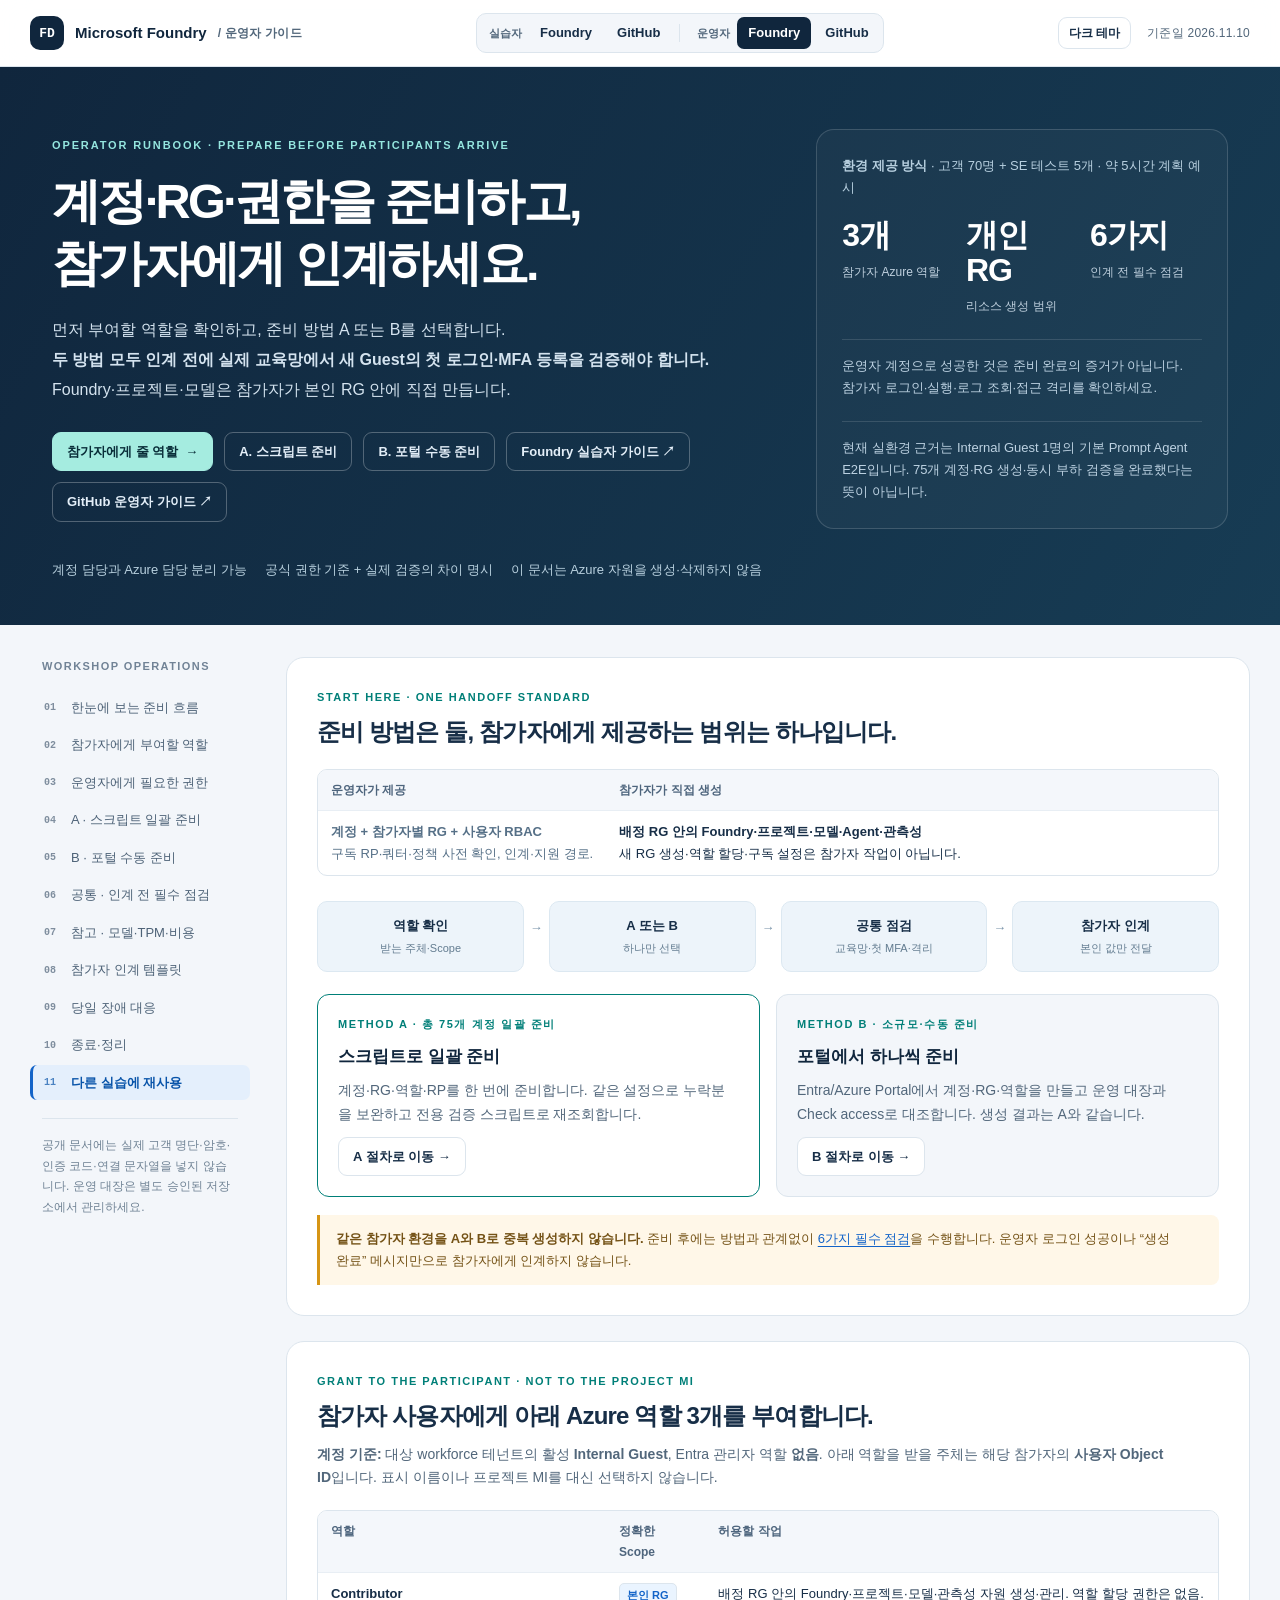
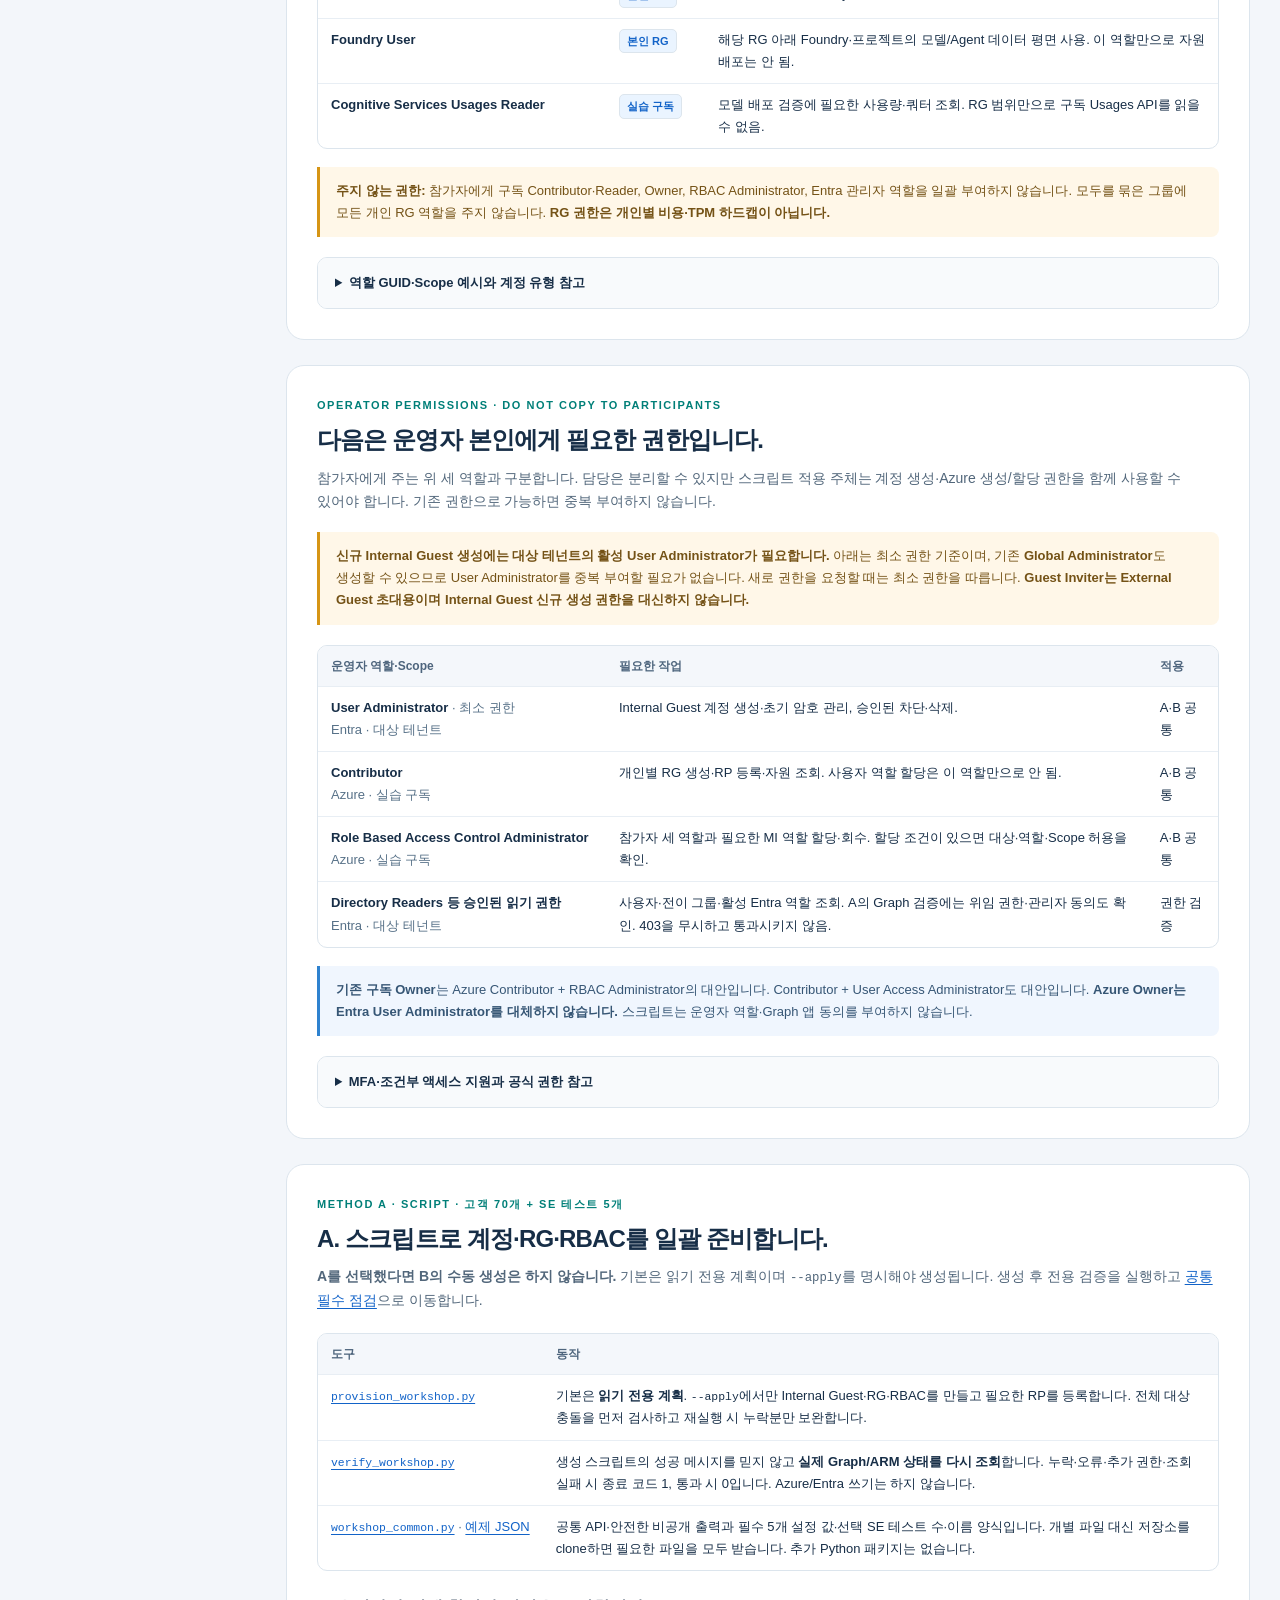
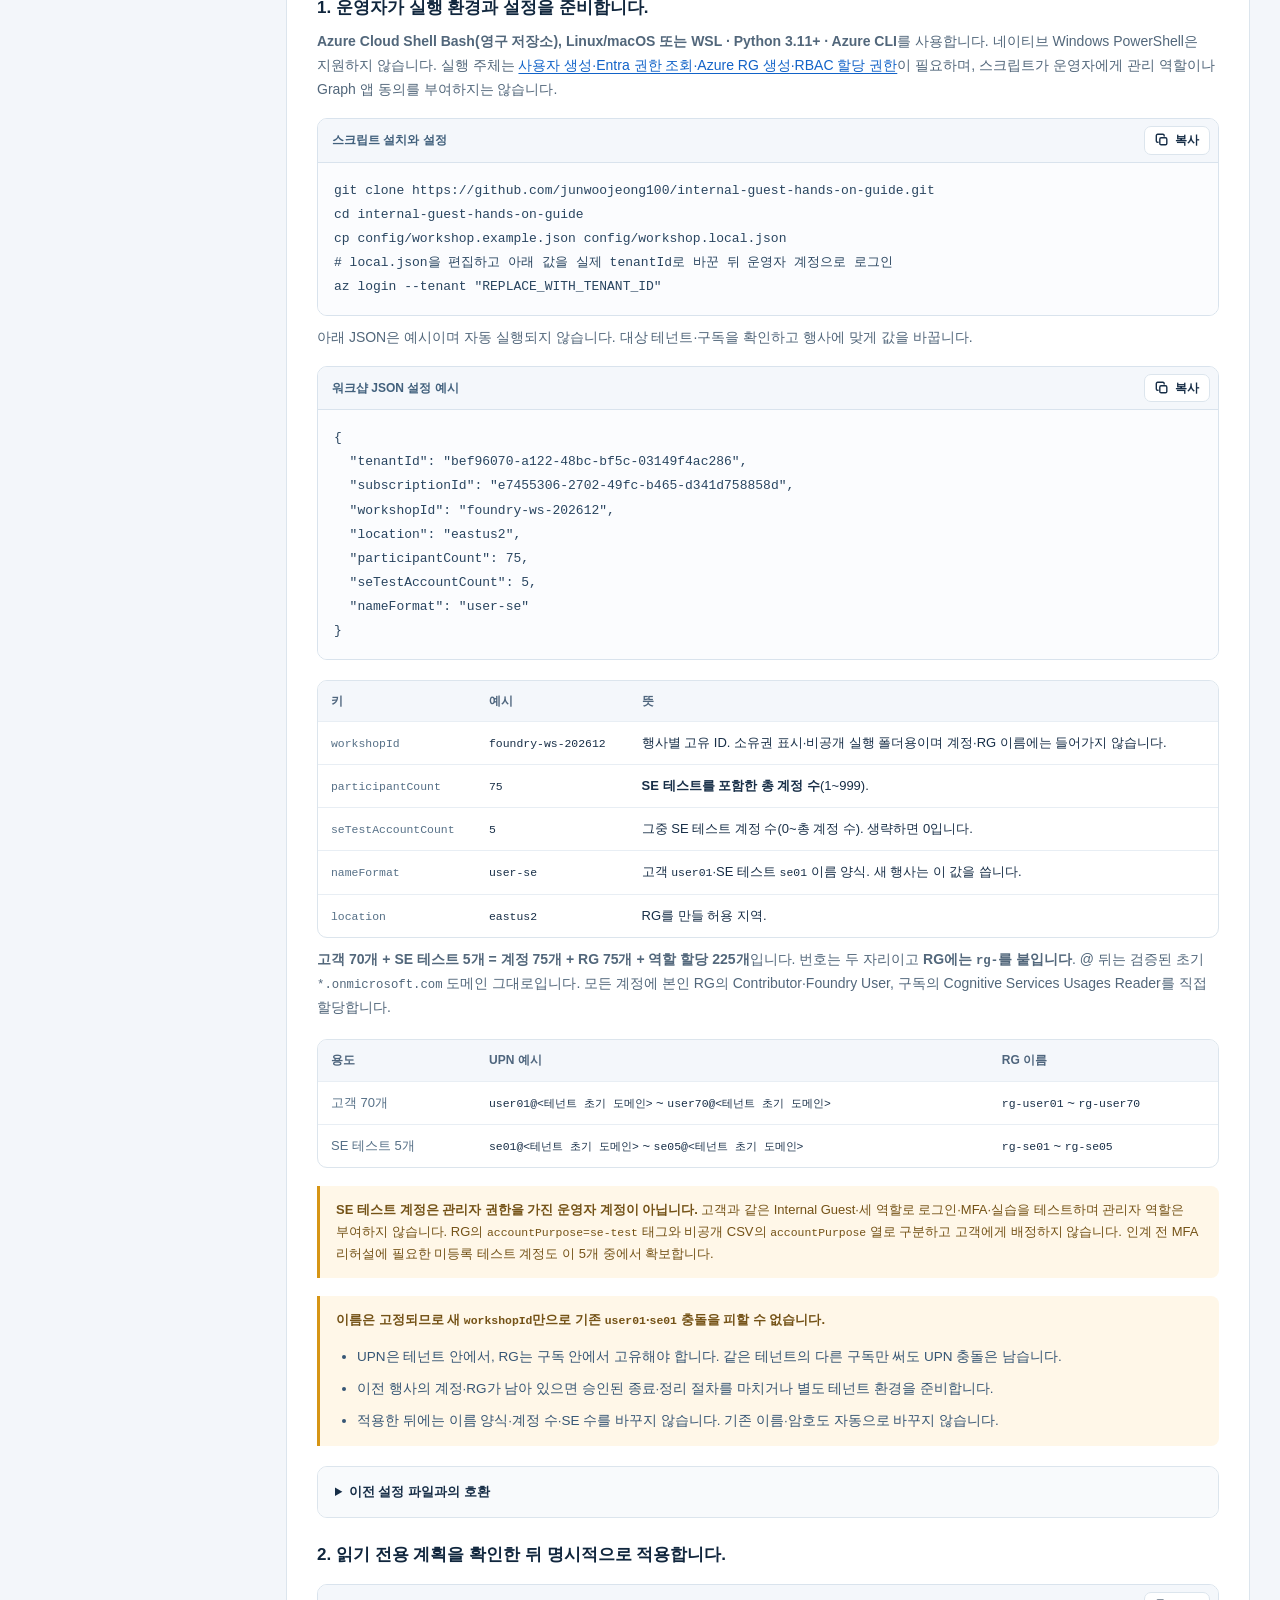
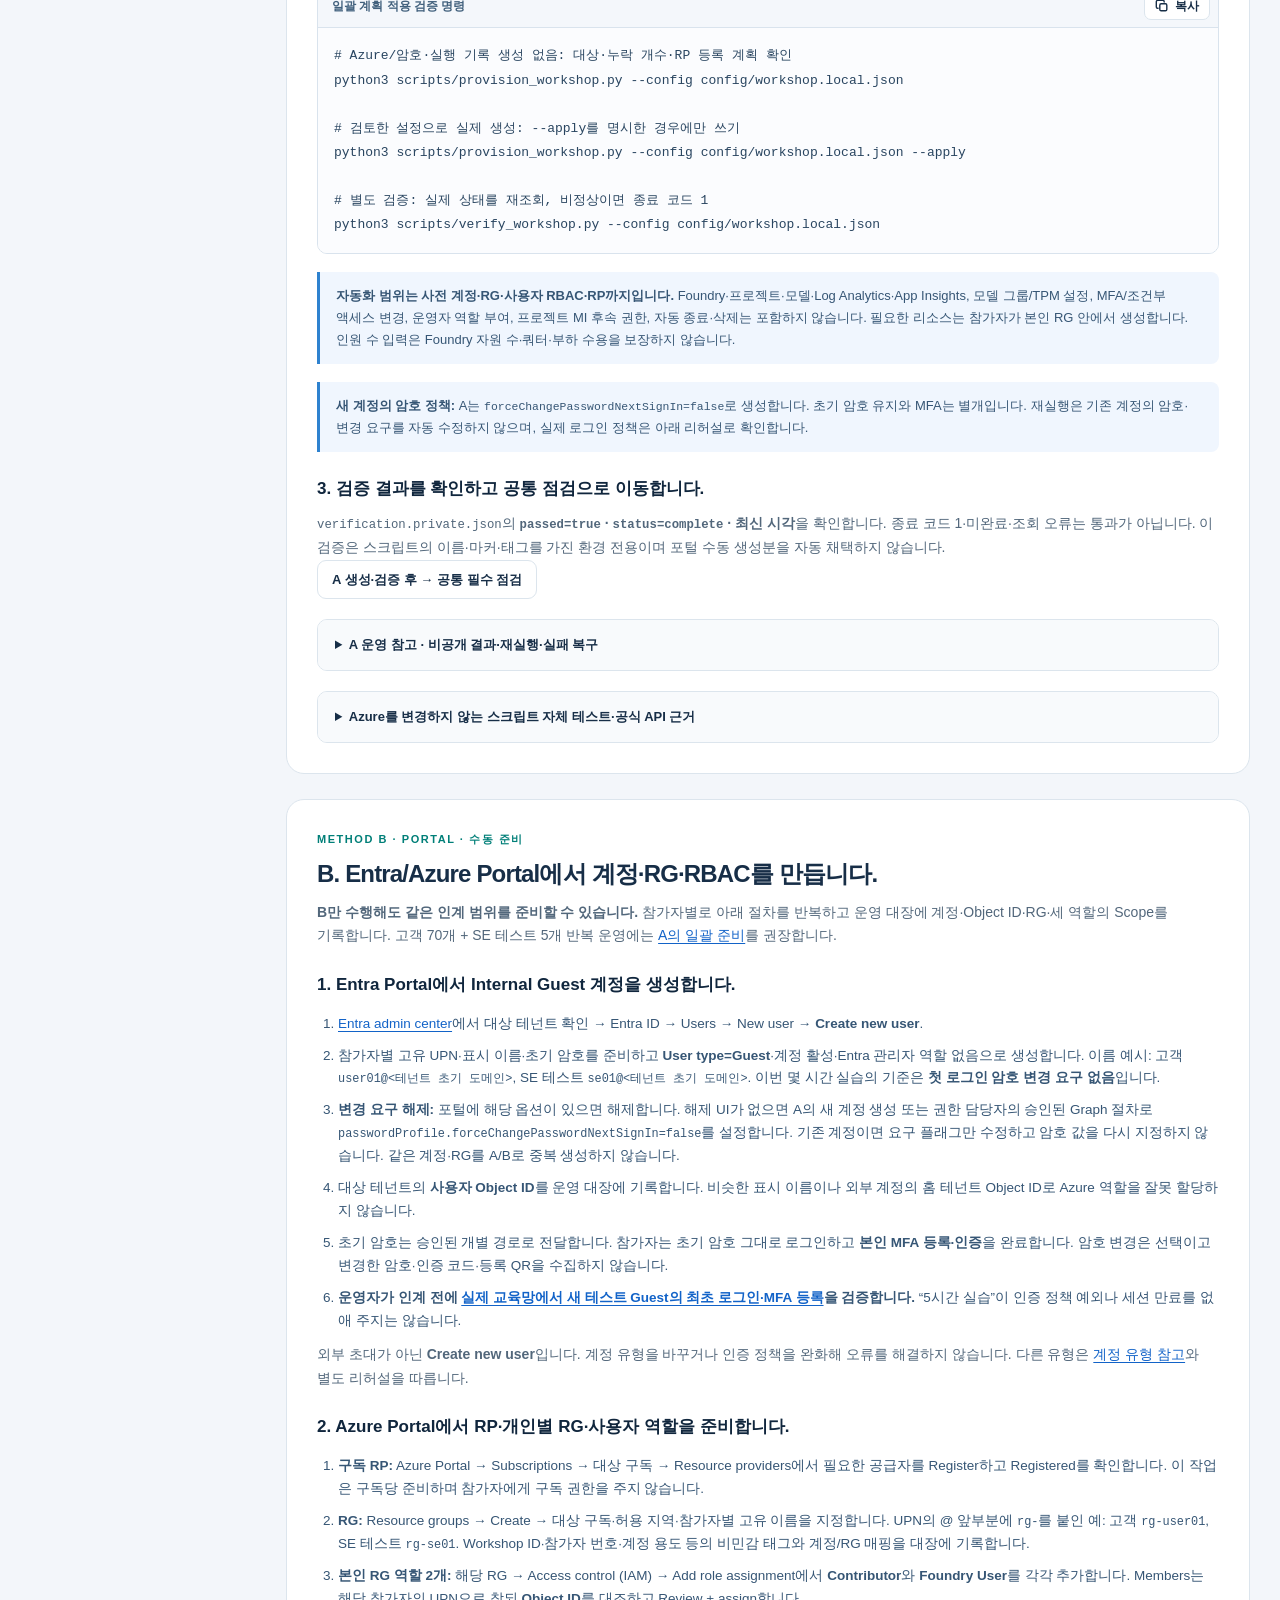
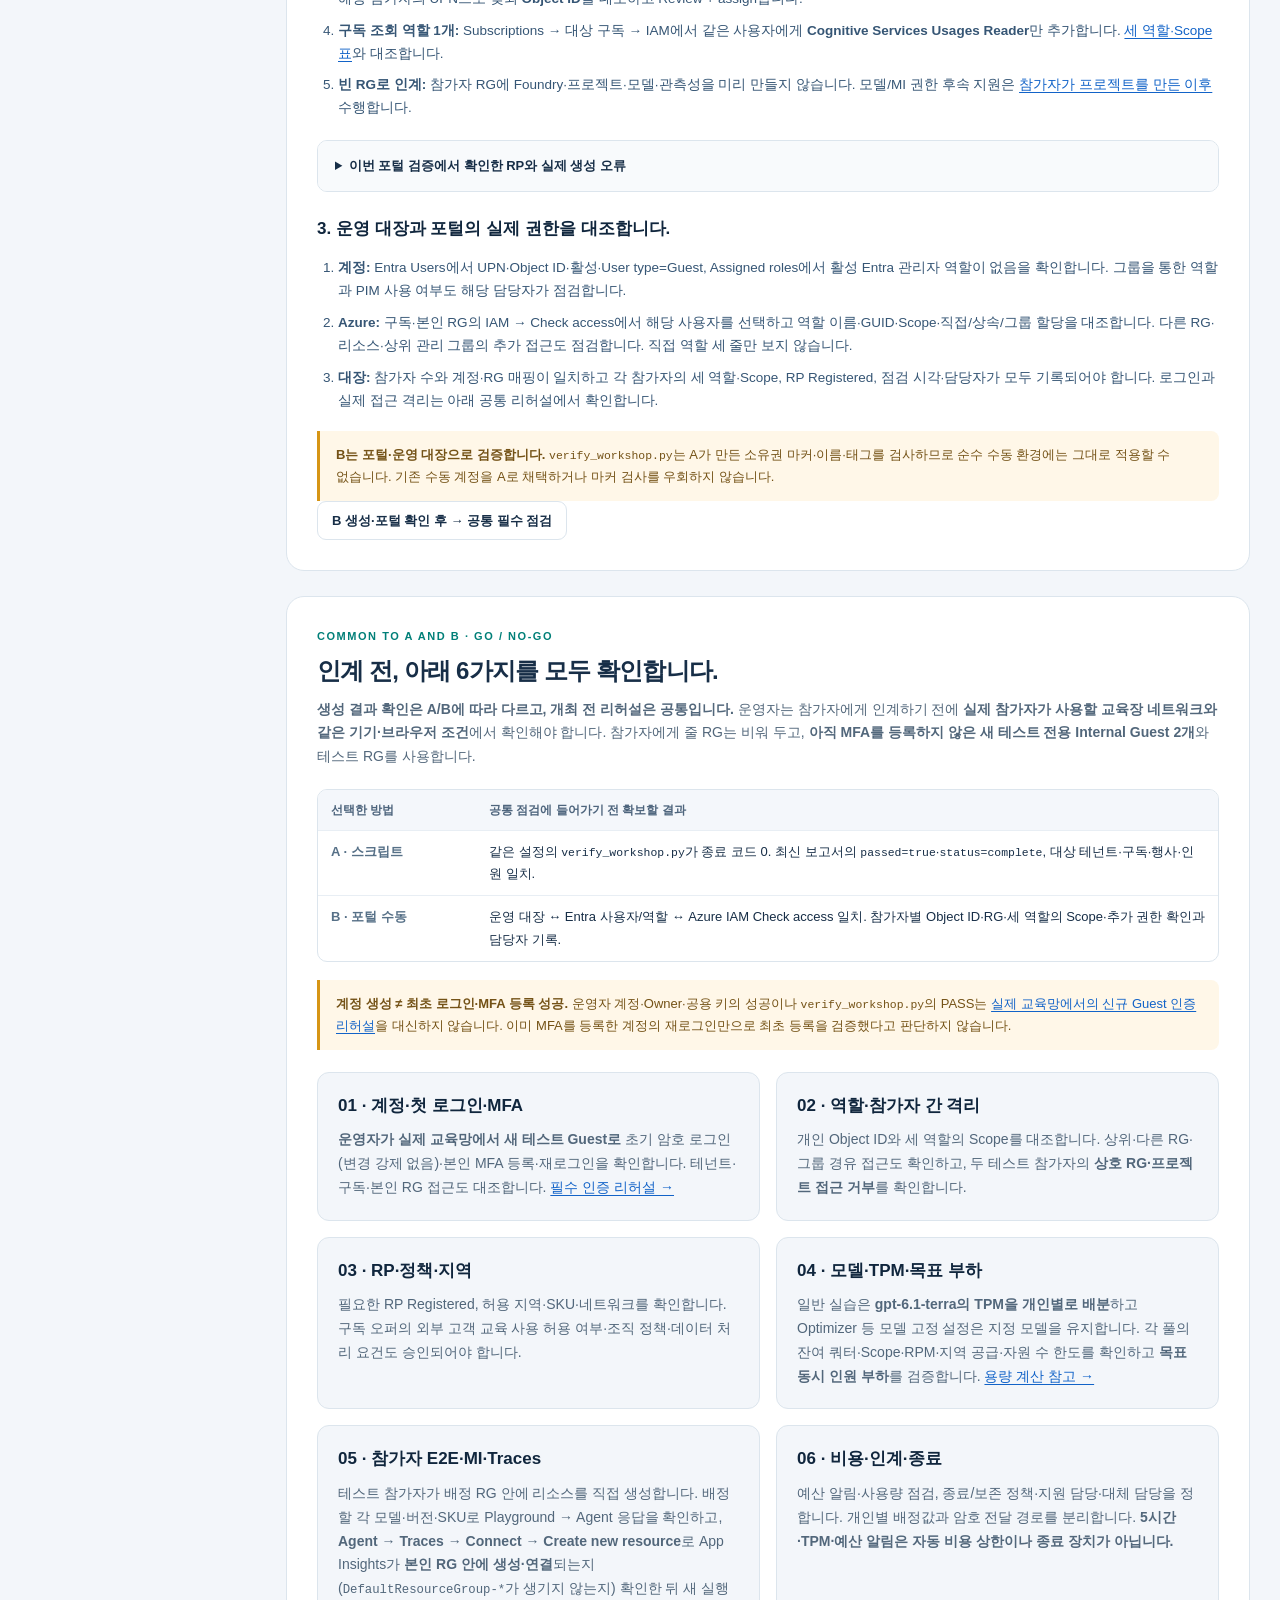
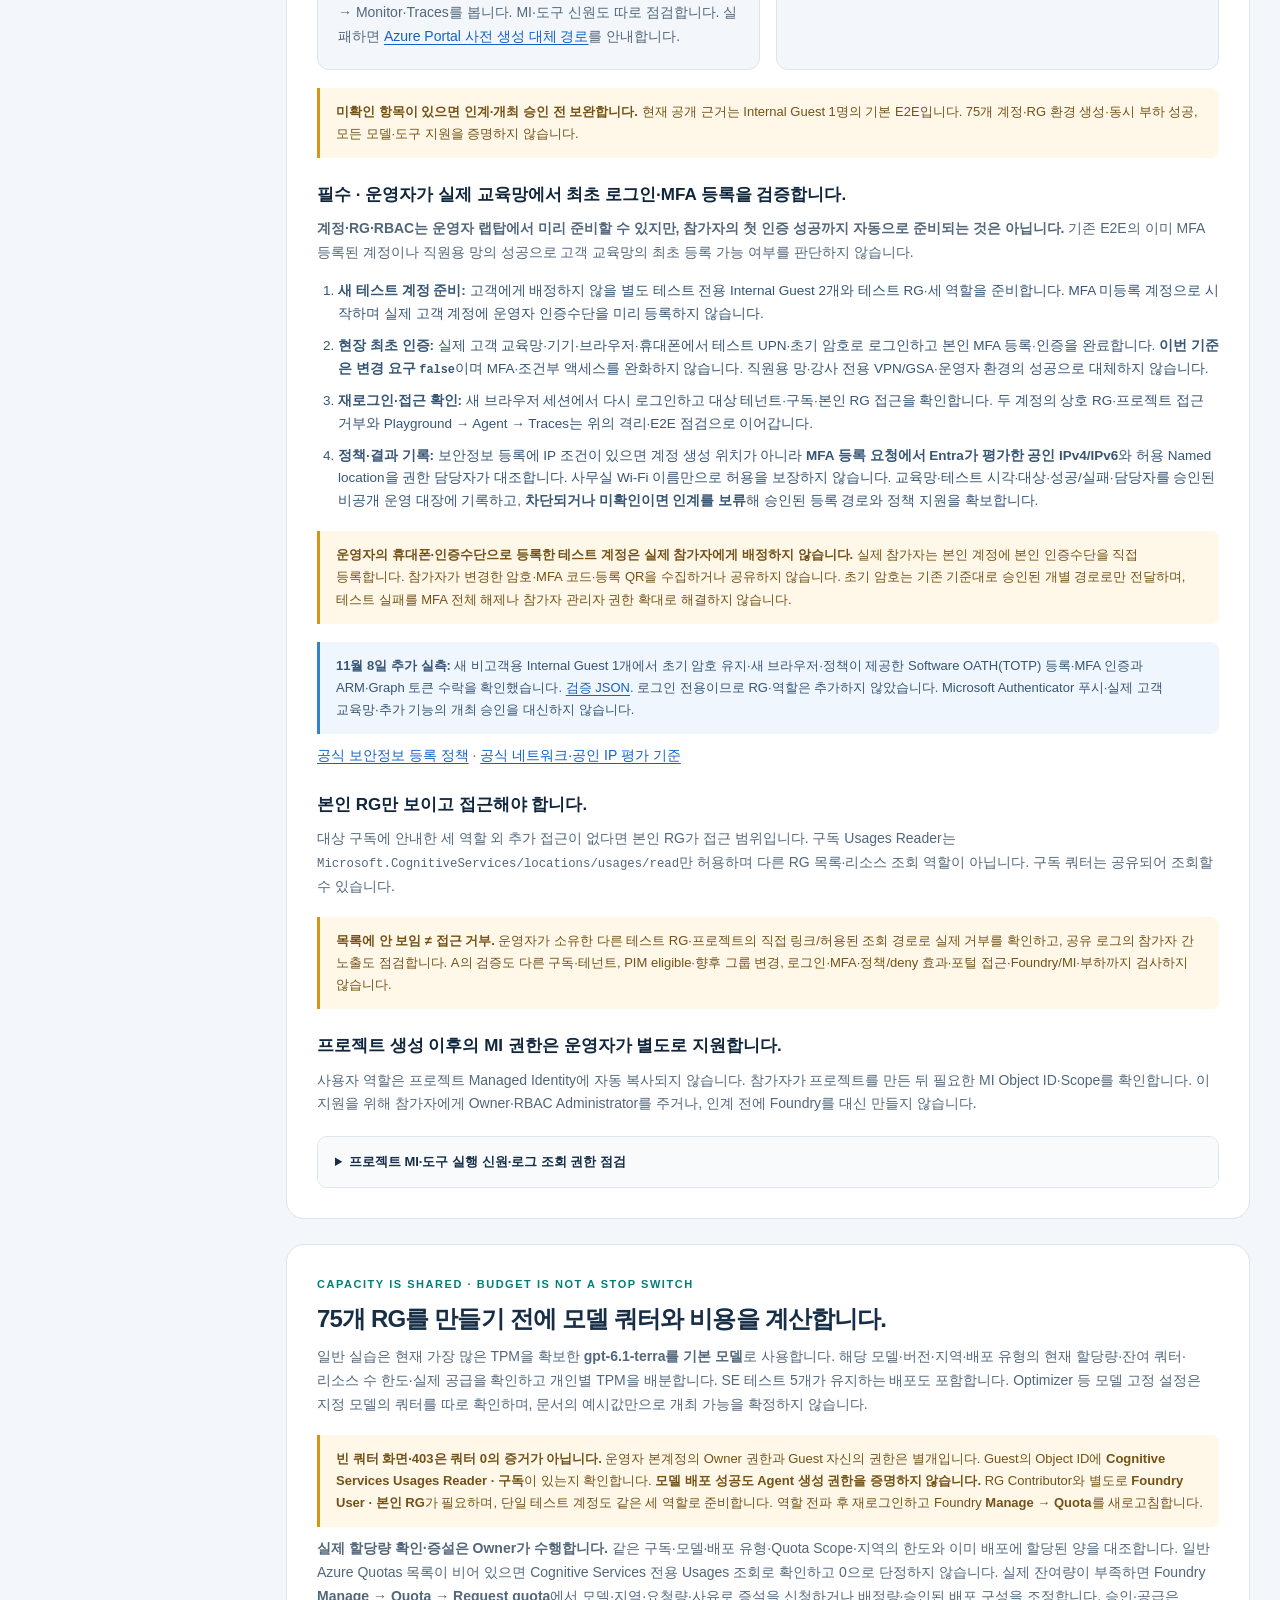
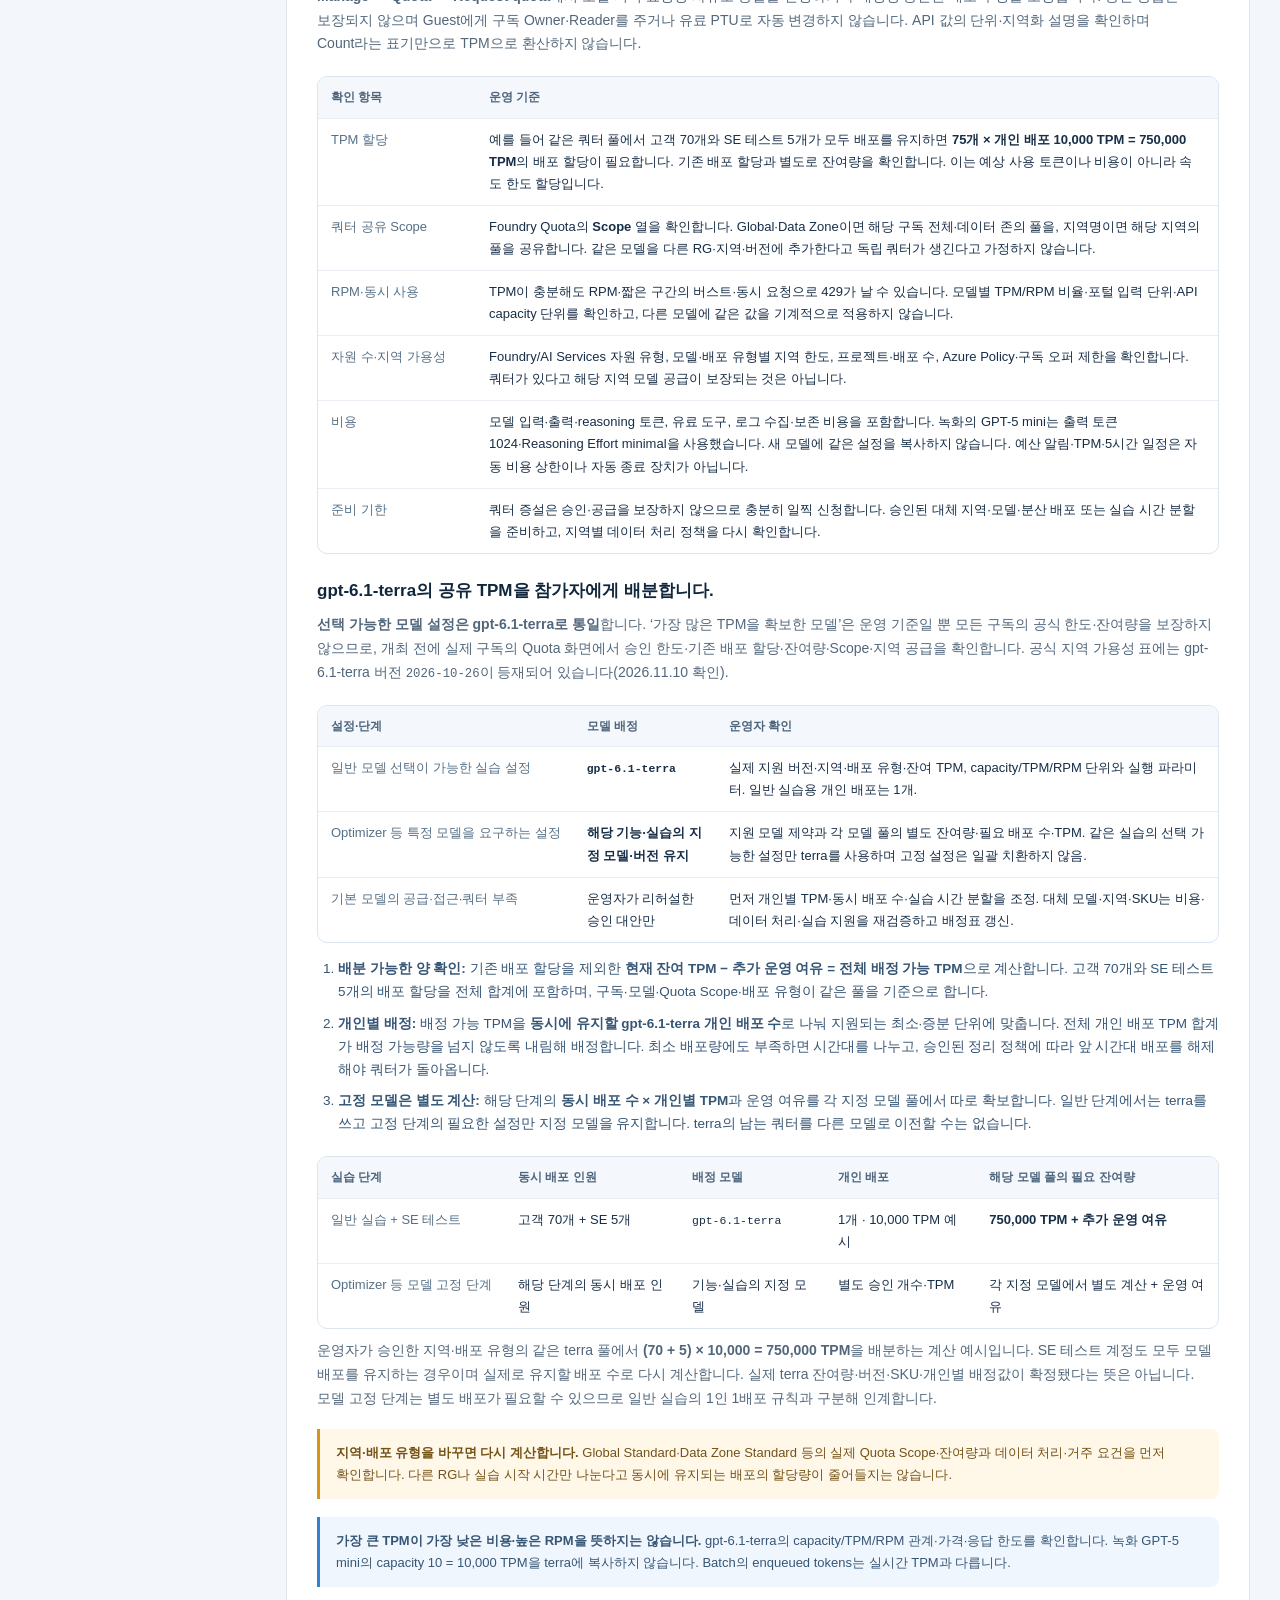
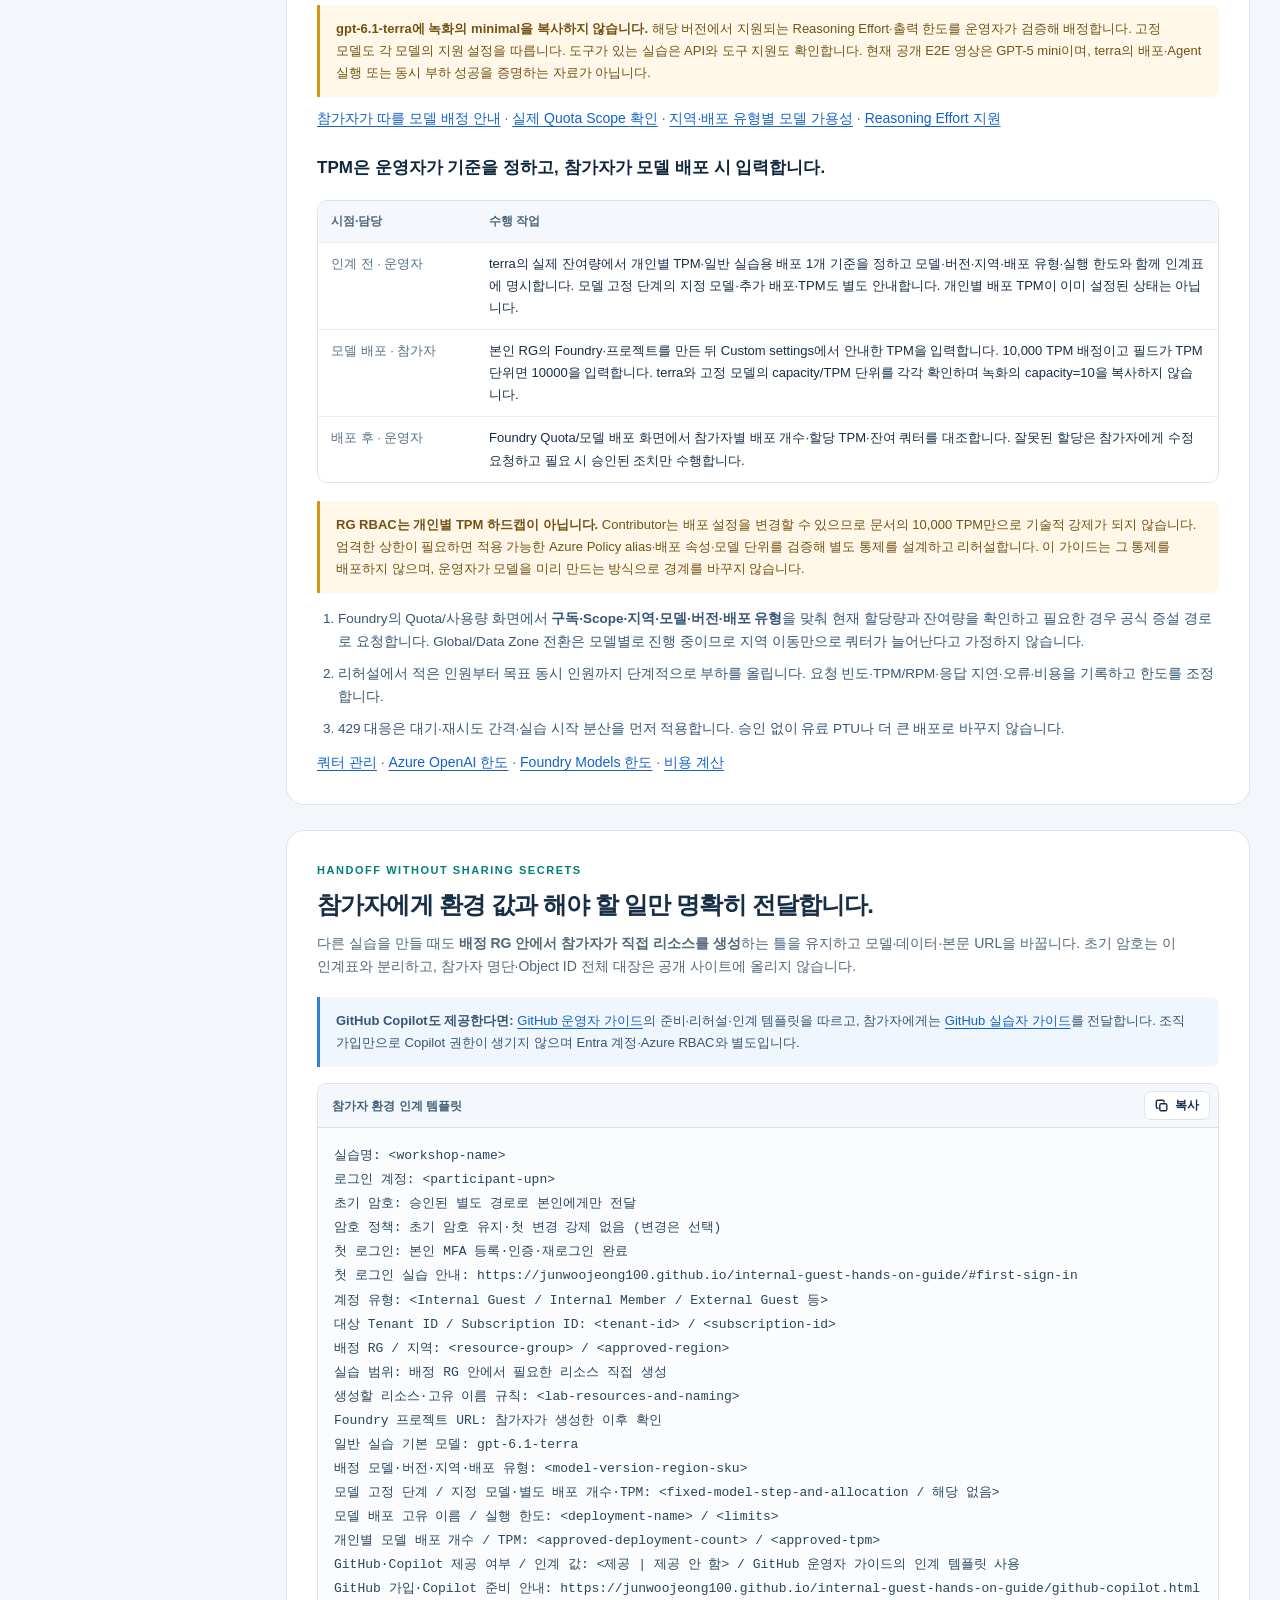
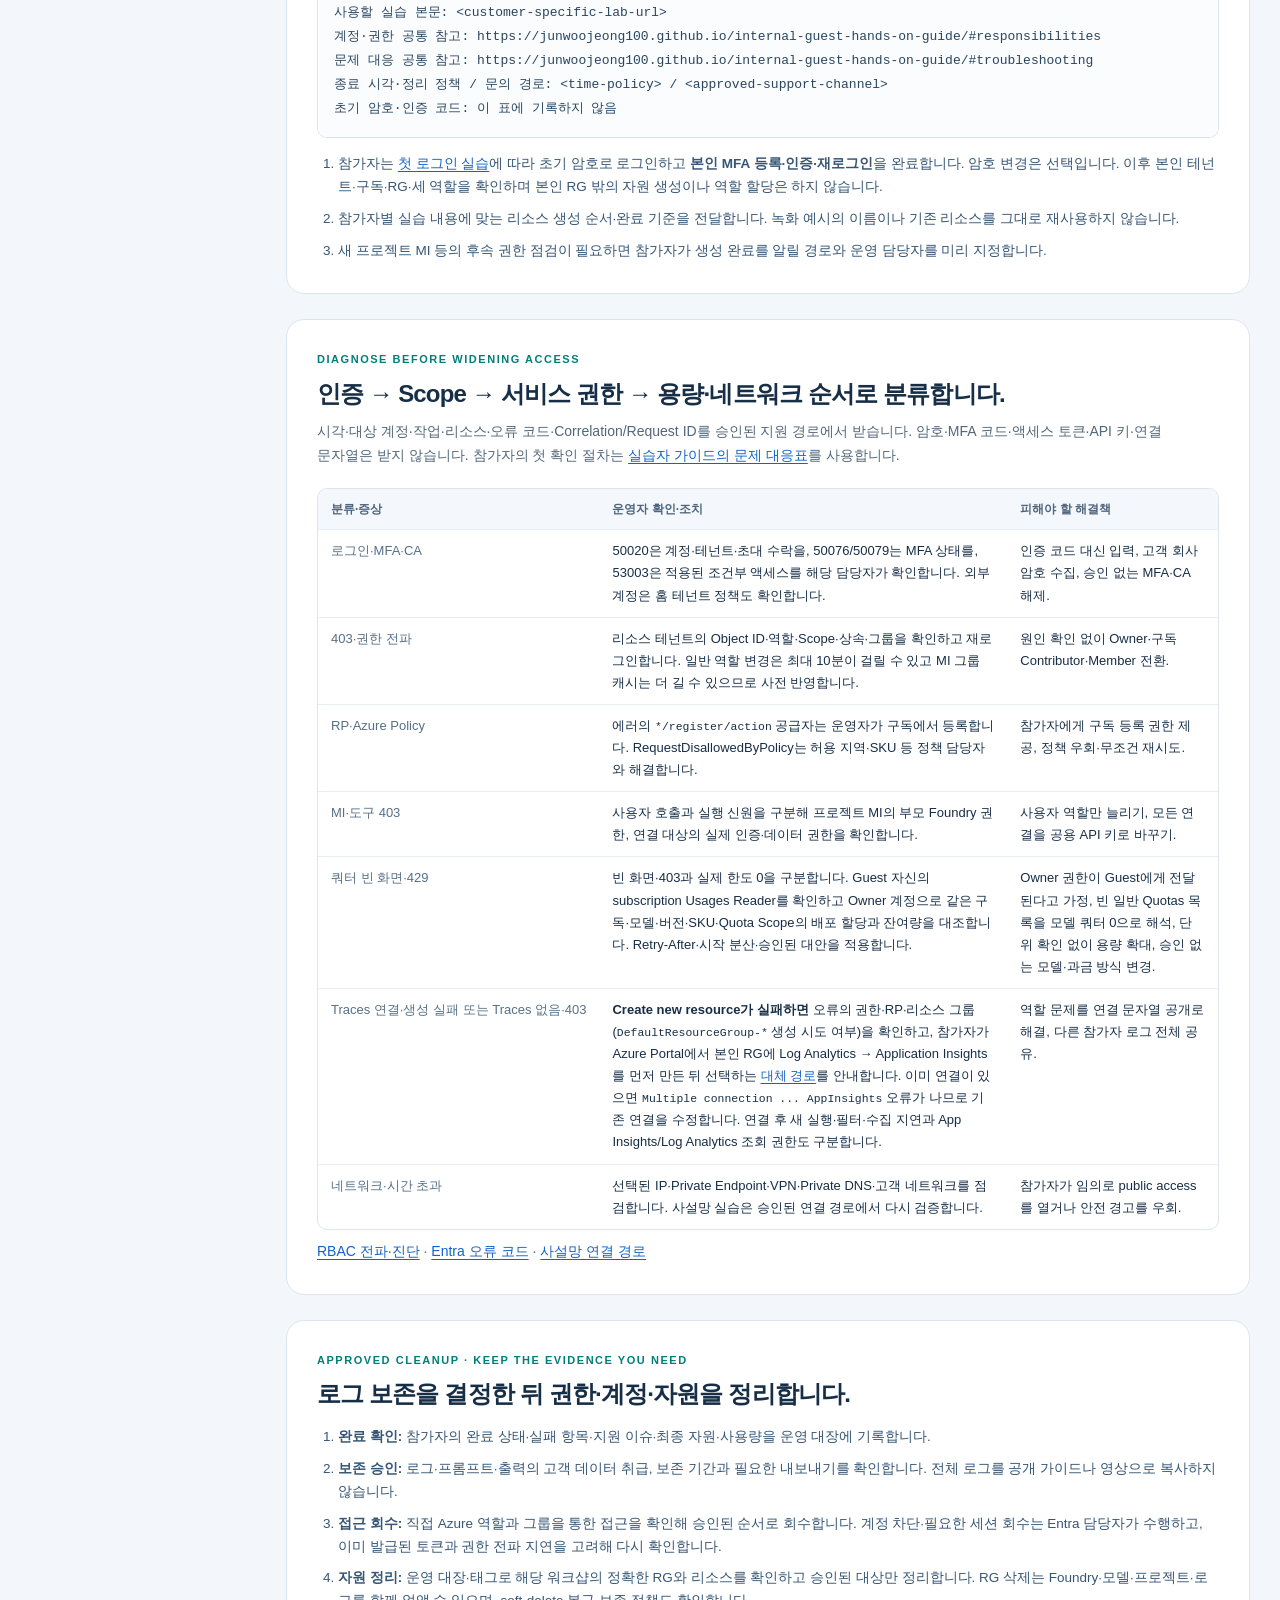
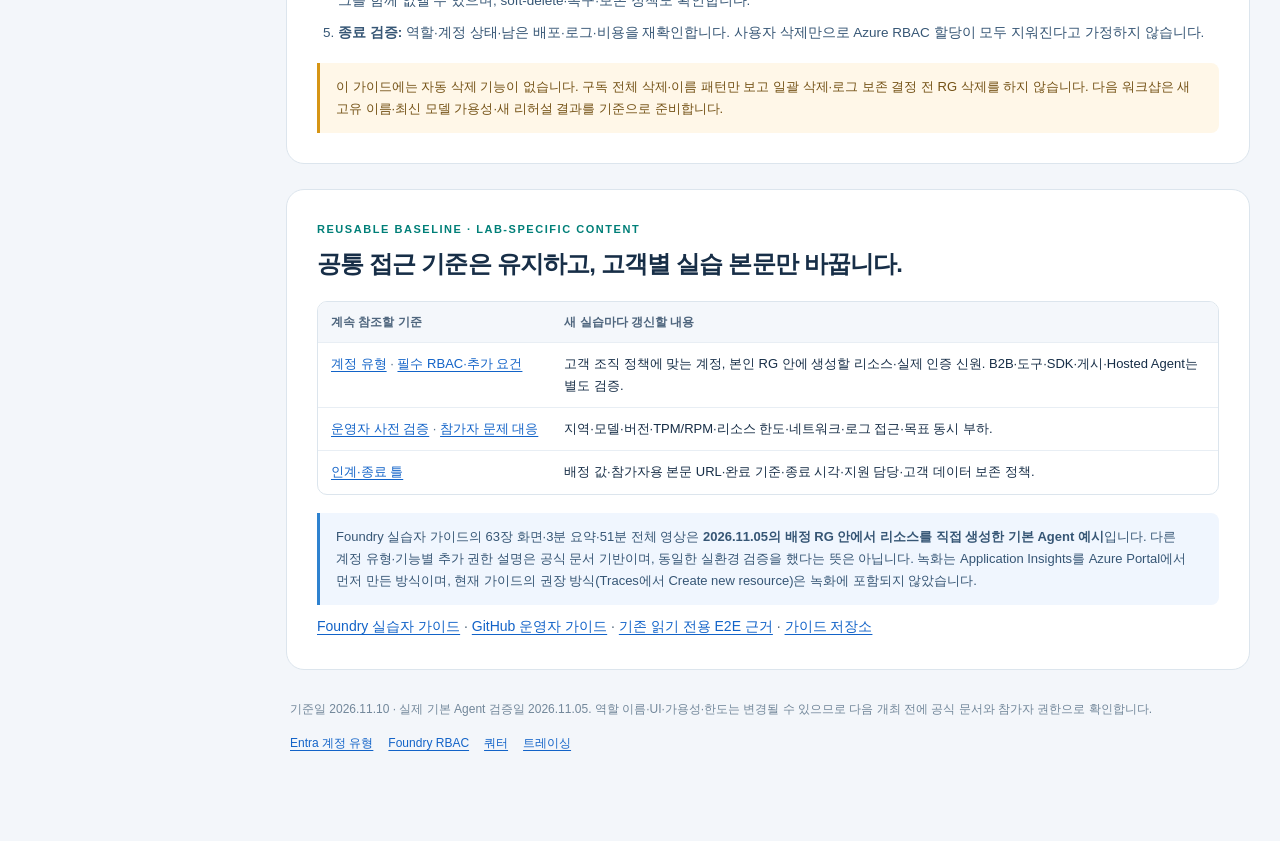
<file: operator.html>
<!doctype html>
<html lang="ko">
<head>
  <meta charset="utf-8">
  <meta name="viewport" content="width=device-width, initial-scale=1">
  <link rel="icon" href="data:image/svg+xml,%3Csvg%20xmlns='http://www.w3.org/2000/svg'%20viewBox='0%200%2040%2040'%3E%3Crect%20width='40'%20height='40'%20rx='10'%20fill='%2310263d'/%3E%3Ctext%20x='20'%20y='26'%20text-anchor='middle'%20fill='white'%20font-family='sans-serif'%20font-size='16'%20font-weight='700'%3EFD%3C/text%3E%3C/svg%3E">
  <meta name="description" content="운영자(SE팀)를 위한 Microsoft Foundry 워크샵 준비·운영 가이드. Internal Guest 생성 권한, 참가자 RBAC, 스크립트·포털 준비와 인계 전 실제 교육망에서의 최초 로그인·MFA 등록 필수 점검을 안내합니다.">
  <title>Microsoft Foundry · 운영자 가이드</title>
  <script src="assets/theme.js"></script>
  <link rel="stylesheet" href="assets/guide.css">
</head>
<body>
  <a class="skip" href="#main">운영자 본문으로 이동</a>
  <header class="topbar">
    <div class="topbar-inner">
      <a class="brand" href="#top"><span class="brand-mark" aria-hidden="true">FD</span> Microsoft Foundry <span class="top-meta">/ 운영자 가이드</span></a>
      <nav class="guide-switch" aria-label="가이드 선택">
        <span class="group-label">실습자</span><a href="index.html">Foundry</a><a href="github-copilot.html">GitHub</a>
        <span class="sep" aria-hidden="true"></span>
        <span class="group-label">운영자</span><a href="operator.html" aria-current="page">Foundry</a><a href="github-copilot-operator.html">GitHub</a>
      </nav>
      <div class="topbar-tools">
        <button class="button small theme-toggle" id="theme-toggle" type="button" aria-pressed="false">다크 테마</button>
        <span class="top-meta">기준일 2026.11.10</span>
      </div>
      <span class="sr-only" id="theme-status" role="status"></span>
    </div>
  </header>

  <div class="hero" id="top">
    <div class="hero-inner">
      <div class="hero-grid">
        <div>
          <div class="eyebrow">OPERATOR RUNBOOK · PREPARE BEFORE PARTICIPANTS ARRIVE</div>
          <h1>계정·RG·권한을 준비하고,<br>참가자에게 인계하세요.</h1>
          <p class="hero-lead">먼저 부여할 역할을 확인하고, 준비 방법 A 또는 B를 선택합니다.<br><strong>두 방법 모두 인계 전에 실제 교육망에서 새 Guest의 첫 로그인·MFA 등록을 검증해야 합니다.</strong><br>Foundry·프로젝트·모델은 참가자가 본인 RG 안에 직접 만듭니다.</p>
          <div class="hero-actions">
            <a class="button primary" href="#participant-roles">참가자에게 줄 역할 <span aria-hidden="true">→</span></a>
            <a class="button dark" href="#automation">A. 스크립트 준비</a>
            <a class="button dark" href="#portal">B. 포털 수동 준비</a>
            <a class="button dark" href="index.html">Foundry 실습자 가이드 ↗</a>
            <a class="button dark" href="github-copilot-operator.html">GitHub 운영자 가이드 ↗</a>
          </div>
        </div>
        <div class="proof">
          <p class="proof-label"><strong>환경 제공 방식</strong> · 고객 70명 + SE 테스트 5개 · 약 5시간 계획 예시</p>
          <div class="stats">
            <div class="stat"><strong>3개</strong><span>참가자 Azure 역할</span></div>
            <div class="stat"><strong>개인 RG</strong><span>리소스 생성 범위</span></div>
            <div class="stat"><strong>6가지</strong><span>인계 전 필수 점검</span></div>
          </div>
          <p class="proof-note">운영자 계정으로 성공한 것은 준비 완료의 증거가 아닙니다.<br>참가자 로그인·실행·로그 조회·접근 격리를 확인하세요.</p>
          <p class="proof-note">현재 실환경 근거는 Internal Guest 1명의 기본 Prompt Agent E2E입니다. 75개 계정·RG 생성·동시 부하 검증을 완료했다는 뜻이 아닙니다.</p>
        </div>
      </div>
      <div class="hero-meta"><span>계정 담당과 Azure 담당 분리 가능</span><span>공식 권한 기준 + 실제 검증의 차이 명시</span><span>이 문서는 Azure 자원을 생성·삭제하지 않음</span></div>
    </div>
  </div>

  <div class="workspace">
    <aside aria-label="운영자 목차">
      <p class="nav-title">WORKSHOP OPERATIONS</p>
      <nav class="toc" id="toc" aria-label="페이지 목차">
        <a href="#plan"><span class="nav-number">01</span>한눈에 보는 준비 흐름</a>
        <a href="#participant-roles"><span class="nav-number">02</span>참가자에게 부여할 역할</a>
        <a href="#operator-roles"><span class="nav-number">03</span>운영자에게 필요한 권한</a>
        <a href="#automation"><span class="nav-number">04</span>A · 스크립트 일괄 준비</a>
        <a href="#portal"><span class="nav-number">05</span>B · 포털 수동 준비</a>
        <a href="#preflight"><span class="nav-number">06</span>공통 · 인계 전 필수 점검</a>
        <a href="#capacity"><span class="nav-number">07</span>참고 · 모델·TPM·비용</a>
        <a href="#handoff"><span class="nav-number">08</span>참가자 인계 템플릿</a>
        <a href="#day-ops"><span class="nav-number">09</span>당일 장애 대응</a>
        <a href="#close"><span class="nav-number">10</span>종료·정리</a>
        <a href="#reuse"><span class="nav-number">11</span>다른 실습에 재사용</a>
      </nav>
      <p class="sidebar-note">공개 문서에는 실제 고객 명단·암호·인증 코드·연결 문자열을 넣지 않습니다. 운영 대장은 별도 승인된 저장소에서 관리하세요.</p>
    </aside>

    <main id="main">
      <section class="panel observed-section" id="plan">
        <p class="section-label">START HERE · ONE HANDOFF STANDARD</p>
        <h2>준비 방법은 둘, 참가자에게 제공하는 범위는 하나입니다.</h2>
        <div class="table-wrap">
          <table aria-label="운영자와 참가자의 생성 경계">
            <thead><tr><th>운영자가 제공</th><th>참가자가 직접 생성</th></tr></thead>
            <tbody><tr><td><strong>계정 + 참가자별 RG + 사용자 RBAC</strong><br>구독 RP·쿼터·정책 사전 확인, 인계·지원 경로.</td><td><strong>배정 RG 안의 Foundry·프로젝트·모델·Agent·관측성</strong><br>새 RG 생성·역할 할당·구독 설정은 참가자 작업이 아닙니다.</td></tr></tbody>
          </table>
        </div>
        <ol class="flow" aria-label="운영자 준비 순서">
          <li>역할 확인<small>받는 주체·Scope</small></li><li>A 또는 B<small>하나만 선택</small></li><li>공통 점검<small>교육망·첫 MFA·격리</small></li><li>참가자 인계<small>본인 값만 전달</small></li>
        </ol>
        <div class="runbook-grid" role="group" aria-label="환경 준비 방법 선택">
          <article class="runbook-card recommended">
            <p class="section-label">METHOD A · 총 75개 계정 일괄 준비</p>
            <h3>스크립트로 일괄 준비</h3>
            <p>계정·RG·역할·RP를 한 번에 준비합니다. 같은 설정으로 누락분을 보완하고 전용 검증 스크립트로 재조회합니다.</p>
            <a class="button" href="#automation">A 절차로 이동 →</a>
          </article>
          <article class="runbook-card">
            <p class="section-label">METHOD B · 소규모·수동 준비</p>
            <h3>포털에서 하나씩 준비</h3>
            <p>Entra/Azure Portal에서 계정·RG·역할을 만들고 운영 대장과 Check access로 대조합니다. 생성 결과는 A와 같습니다.</p>
            <a class="button" href="#portal">B 절차로 이동 →</a>
          </article>
        </div>
        <div class="notice warning"><strong>같은 참가자 환경을 A와 B로 중복 생성하지 않습니다.</strong> 준비 후에는 방법과 관계없이 <a href="#preflight">6가지 필수 점검</a>을 수행합니다. 운영자 로그인 성공이나 “생성 완료” 메시지만으로 참가자에게 인계하지 않습니다.</div>
      </section>

      <section class="panel observed-section" id="participant-roles">
        <p class="section-label">GRANT TO THE PARTICIPANT · NOT TO THE PROJECT MI</p>
        <h2>참가자 사용자에게 아래 Azure 역할 3개를 부여합니다.</h2>
        <p class="intro"><strong>계정 기준:</strong> 대상 workforce 테넌트의 활성 <strong>Internal Guest</strong>, Entra 관리자 역할 <strong>없음</strong>. 아래 역할을 받을 주체는 해당 참가자의 <strong>사용자 Object ID</strong>입니다. 표시 이름이나 프로젝트 MI를 대신 선택하지 않습니다.</p>
        <div class="table-wrap">
          <table class="grant-table" aria-label="운영자가 참가자에게 부여할 필수 역할" data-actor="participant">
            <thead><tr><th>역할</th><th>정확한 Scope</th><th>허용할 작업</th></tr></thead>
            <tbody>
              <tr><td><strong>Contributor</strong></td><td><span class="scope-badge">본인 RG</span></td><td>배정 RG 안의 Foundry·프로젝트·모델·관측성 자원 생성·관리. 역할 할당 권한은 없음.</td></tr>
              <tr><td><strong>Foundry User</strong></td><td><span class="scope-badge">본인 RG</span></td><td>해당 RG 아래 Foundry·프로젝트의 모델/Agent 데이터 평면 사용. 이 역할만으로 자원 배포는 안 됨.</td></tr>
              <tr><td><strong>Cognitive Services Usages Reader</strong></td><td><span class="scope-badge">실습 구독</span></td><td>모델 배포 검증에 필요한 사용량·쿼터 조회. RG 범위만으로 구독 Usages API를 읽을 수 없음.</td></tr>
            </tbody>
          </table>
        </div>
        <div class="notice warning"><strong>주지 않는 권한:</strong> 참가자에게 구독 Contributor·Reader, Owner, RBAC Administrator, Entra 관리자 역할을 일괄 부여하지 않습니다. 모두를 묶은 그룹에 모든 개인 RG 역할을 주지 않습니다. <strong>RG 권한은 개인별 비용·TPM 하드캡이 아닙니다.</strong></div>
        <details>
          <summary>역할 GUID·Scope 예시와 계정 유형 참고</summary>
          <div class="details-body">
            <div class="table-wrap"><table aria-label="필수 역할 GUID"><thead><tr><th>역할</th><th>GUID</th></tr></thead><tbody>
              <tr><td>Contributor</td><td><code data-copy>b24988ac-6180-42a0-ab88-20f7382dd24c</code></td></tr>
              <tr><td>Foundry User</td><td><code data-copy>53ca6127-db72-4b80-b1b0-d745d6d5456d</code></td></tr>
              <tr><td>Cognitive Services Usages Reader</td><td><code data-copy>bba48692-92b0-4667-a9ad-c31c7b334ac2</code></td></tr>
            </tbody></table></div>
            <p>앞의 두 역할 Scope: <code>/subscriptions/&lt;subscription-id&gt;/resourceGroups/&lt;my-rg&gt;</code><br>Usages Reader Scope: <code>/subscriptions/&lt;subscription-id&gt;</code></p>
            <p>Foundry User의 이전 이름은 Azure AI User이며 GUID는 같습니다. Internal Member 전환은 이 실습의 필수 조건이 아닙니다. External Guest는 외부 초대·로그인 정책을 별도로 검증해야 하며 일괄 생성 스크립트의 대상이 아닙니다.</p>
            <p><a href="index.html#account-types">참가자용 계정 유형 설명</a> · <a href="https://learn.microsoft.com/azure/foundry/concepts/rbac-foundry" target="_blank" rel="noopener noreferrer">Foundry 공식 RBAC·실행 신원 기준</a></p>
          </div>
        </details>
      </section>

      <section class="panel observed-section" id="operator-roles">
        <p class="section-label">OPERATOR PERMISSIONS · DO NOT COPY TO PARTICIPANTS</p>
        <h2>다음은 운영자 본인에게 필요한 권한입니다.</h2>
        <p class="intro">참가자에게 주는 위 세 역할과 구분합니다. 담당은 분리할 수 있지만 스크립트 적용 주체는 계정 생성·Azure 생성/할당 권한을 함께 사용할 수 있어야 합니다. 기존 권한으로 가능하면 중복 부여하지 않습니다.</p>
        <div class="notice warning"><strong>신규 Internal Guest 생성에는 대상 테넌트의 활성 User Administrator가 필요합니다.</strong> 아래는 최소 권한 기준이며, 기존 <strong>Global Administrator</strong>도 생성할 수 있으므로 User Administrator를 중복 부여할 필요가 없습니다. 새로 권한을 요청할 때는 최소 권한을 따릅니다. <strong>Guest Inviter는 External Guest 초대용이며 Internal Guest 신규 생성 권한을 대신하지 않습니다.</strong></div>
        <div class="table-wrap">
          <table class="grant-table" aria-label="운영자 역할과 작업" data-actor="operator">
            <thead><tr><th>운영자 역할·Scope</th><th>필요한 작업</th><th>적용</th></tr></thead>
            <tbody>
              <tr><td><strong>User Administrator</strong> · 최소 권한<br>Entra · 대상 테넌트</td><td>Internal Guest 계정 생성·초기 암호 관리, 승인된 차단·삭제.</td><td>A·B 공통</td></tr>
              <tr><td><strong>Contributor</strong><br>Azure · 실습 구독</td><td>개인별 RG 생성·RP 등록·자원 조회. 사용자 역할 할당은 이 역할만으로 안 됨.</td><td>A·B 공통</td></tr>
              <tr><td><strong>Role Based Access Control Administrator</strong><br>Azure · 실습 구독</td><td>참가자 세 역할과 필요한 MI 역할 할당·회수. 할당 조건이 있으면 대상·역할·Scope 허용을 확인.</td><td>A·B 공통</td></tr>
              <tr><td><strong>Directory Readers 등 승인된 읽기 권한</strong><br>Entra · 대상 테넌트</td><td>사용자·전이 그룹·활성 Entra 역할 조회. A의 Graph 검증에는 위임 권한·관리자 동의도 확인. 403을 무시하고 통과시키지 않음.</td><td>권한 검증</td></tr>
            </tbody>
          </table>
        </div>
        <div class="notice"><strong>기존 구독 Owner</strong>는 Azure Contributor + RBAC Administrator의 대안입니다. Contributor + User Access Administrator도 대안입니다. <strong>Azure Owner는 Entra User Administrator를 대체하지 않습니다.</strong> 스크립트는 운영자 역할·Graph 앱 동의를 부여하지 않습니다.</div>
        <details><summary>MFA·조건부 액세스 지원과 공식 권한 참고</summary><div class="details-body">
          <p>기존 인증 정책을 유지하면 추가 정책 관리 역할을 줄 이유가 없습니다. 정책 변경은 Conditional Access Administrator, 비관리자 참가자 인증 방법 초기화는 Authentication Administrator 등 해당 담당자가 승인된 절차로 지원합니다. Entra 관리자 역할의 최초 부여도 기존 권한 담당자에게 요청합니다.</p>
          <p><a href="https://learn.microsoft.com/entra/fundamentals/how-to-create-delete-users" target="_blank" rel="noopener noreferrer">계정 생성 권한</a> · <a href="https://learn.microsoft.com/azure/role-based-access-control/rbac-and-directory-admin-roles" target="_blank" rel="noopener noreferrer">Entra와 Azure 역할 구분</a> · <a href="https://learn.microsoft.com/azure/role-based-access-control/built-in-roles/privileged" target="_blank" rel="noopener noreferrer">Azure 관리 역할 정의</a></p>
        </div></details>
      </section>

      <section class="panel observed-section" id="automation">
        <p class="section-label">METHOD A · SCRIPT · 고객 70개 + SE 테스트 5개</p>
        <h2>A. 스크립트로 계정·RG·RBAC를 일괄 준비합니다.</h2>
        <p class="intro"><strong>A를 선택했다면 B의 수동 생성은 하지 않습니다.</strong> 기본은 읽기 전용 계획이며 <code>--apply</code>를 명시해야 생성됩니다. 생성 후 전용 검증을 실행하고 <a href="#preflight">공통 필수 점검</a>으로 이동합니다.</p>
        <div class="table-wrap">
          <table aria-label="일괄 준비 도구와 기본 동작">
            <thead><tr><th>도구</th><th>동작</th></tr></thead>
            <tbody>
              <tr><td><a href="scripts/provision_workshop.py" download><code>provision_workshop.py</code></a></td><td>기본은 <strong>읽기 전용 계획</strong>. <code>--apply</code>에서만 Internal Guest·RG·RBAC를 만들고 필요한 RP를 등록합니다. 전체 대상 충돌을 먼저 검사하고 재실행 시 누락분만 보완합니다.</td></tr>
              <tr><td><a href="scripts/verify_workshop.py" download><code>verify_workshop.py</code></a></td><td>생성 스크립트의 성공 메시지를 믿지 않고 <strong>실제 Graph/ARM 상태를 다시 조회</strong>합니다. 누락·오류·추가 권한·조회 실패 시 종료 코드 1, 통과 시 0입니다. Azure/Entra 쓰기는 하지 않습니다.</td></tr>
              <tr><td><a href="scripts/workshop_common.py" download><code>workshop_common.py</code></a> · <a href="config/workshop.example.json" download>예제 JSON</a></td><td>공통 API·안전한 비공개 출력과 필수 5개 설정 값·선택 SE 테스트 수·이름 양식입니다. 개별 파일 대신 저장소를 clone하면 필요한 파일을 모두 받습니다. 추가 Python 패키지는 없습니다.</td></tr>
            </tbody>
          </table>
        </div>
        <h3 class="role-title">1. 운영자가 실행 환경과 설정을 준비합니다.</h3>
        <p class="intro"><strong>Azure Cloud Shell Bash(영구 저장소), Linux/macOS 또는 WSL · Python 3.11+ · Azure CLI</strong>를 사용합니다. 네이티브 Windows PowerShell은 지원하지 않습니다. 실행 주체는 <a href="#operator-roles">사용자 생성·Entra 권한 조회·Azure RG 생성·RBAC 할당 권한</a>이 필요하며, 스크립트가 운영자에게 관리 역할이나 Graph 앱 동의를 부여하지는 않습니다.</p>
        <pre role="group" aria-label="스크립트 설치와 설정">git clone https://github.com/junwoojeong100/internal-guest-hands-on-guide.git
cd internal-guest-hands-on-guide
cp config/workshop.example.json config/workshop.local.json
# local.json을 편집하고 아래 값을 실제 tenantId로 바꾼 뒤 운영자 계정으로 로그인
az login --tenant "REPLACE_WITH_TENANT_ID"</pre>
        <p class="intro">아래 JSON은 예시이며 자동 실행되지 않습니다. 대상 테넌트·구독을 확인하고 행사에 맞게 값을 바꿉니다.</p>
        <pre role="group" aria-label="워크샵 JSON 설정 예시">{
  "tenantId": "bef96070-a122-48bc-bf5c-03149f4ac286",
  "subscriptionId": "e7455306-2702-49fc-b465-d341d758858d",
  "workshopId": "foundry-ws-202612",
  "location": "eastus2",
  "participantCount": 75,
  "seTestAccountCount": 5,
  "nameFormat": "user-se"
}</pre>
        <div class="table-wrap">
          <table aria-label="설정 값의 의미">
            <thead><tr><th>키</th><th>예시</th><th>뜻</th></tr></thead>
            <tbody>
              <tr><td><code>workshopId</code></td><td><code>foundry-ws-202612</code></td><td>행사별 고유 ID. 소유권 표시·비공개 실행 폴더용이며 계정·RG 이름에는 들어가지 않습니다.</td></tr>
              <tr><td><code>participantCount</code></td><td><code>75</code></td><td><strong>SE 테스트를 포함한 총 계정 수</strong>(1~999).</td></tr>
              <tr><td><code>seTestAccountCount</code></td><td><code>5</code></td><td>그중 SE 테스트 계정 수(0~총 계정 수). 생략하면 0입니다.</td></tr>
              <tr><td><code>nameFormat</code></td><td><code>user-se</code></td><td>고객 <code>user01</code>·SE 테스트 <code>se01</code> 이름 양식. 새 행사는 이 값을 씁니다.</td></tr>
              <tr><td><code>location</code></td><td><code>eastus2</code></td><td>RG를 만들 허용 지역.</td></tr>
            </tbody>
          </table>
        </div>
        <p class="intro"><strong>고객 70개 + SE 테스트 5개 = 계정 75개 + RG 75개 + 역할 할당 225개</strong>입니다. 번호는 두 자리이고 <strong>RG에는 <code>rg-</code>를 붙입니다</strong>. @ 뒤는 검증된 초기 <code>*.onmicrosoft.com</code> 도메인 그대로입니다. 모든 계정에 본인 RG의 Contributor·Foundry User, 구독의 Cognitive Services Usages Reader를 직접 할당합니다.</p>
        <div class="table-wrap">
          <table aria-label="짧은 UPN과 리소스 그룹 이름 예시">
            <thead><tr><th>용도</th><th>UPN 예시</th><th>RG 이름</th></tr></thead>
            <tbody>
              <tr><td>고객 70개</td><td><code>user01@&lt;테넌트 초기 도메인&gt;</code> ~ <code>user70@&lt;테넌트 초기 도메인&gt;</code></td><td><code>rg-user01</code> ~ <code>rg-user70</code></td></tr>
              <tr><td>SE 테스트 5개</td><td><code>se01@&lt;테넌트 초기 도메인&gt;</code> ~ <code>se05@&lt;테넌트 초기 도메인&gt;</code></td><td><code>rg-se01</code> ~ <code>rg-se05</code></td></tr>
            </tbody>
          </table>
        </div>
        <div class="notice warning"><strong>SE 테스트 계정은 관리자 권한을 가진 운영자 계정이 아닙니다.</strong> 고객과 같은 Internal Guest·세 역할로 로그인·MFA·실습을 테스트하며 관리자 역할은 부여하지 않습니다. RG의 <code>accountPurpose=se-test</code> 태그와 비공개 CSV의 <code>accountPurpose</code> 열로 구분하고 고객에게 배정하지 않습니다. 인계 전 MFA 리허설에 필요한 미등록 테스트 계정도 이 5개 중에서 확보합니다.</div>
        <div class="notice warning"><strong>이름은 고정되므로 새 <code>workshopId</code>만으로 기존 <code>user01</code>·<code>se01</code> 충돌을 피할 수 없습니다.</strong>
          <ul class="task-list">
            <li>UPN은 테넌트 안에서, RG는 구독 안에서 고유해야 합니다. 같은 테넌트의 다른 구독만 써도 UPN 충돌은 남습니다.</li>
            <li>이전 행사의 계정·RG가 남아 있으면 승인된 종료·정리 절차를 마치거나 별도 테넌트 환경을 준비합니다.</li>
            <li>적용한 뒤에는 이름 양식·계정 수·SE 수를 바꾸지 않습니다. 기존 이름·암호도 자동으로 바꾸지 않습니다.</li>
          </ul>
        </div>
        <details>
          <summary>이전 설정 파일과의 호환</summary>
          <div class="details-body">
            <p><code>nameFormat</code>을 생략한 예전 설정(키 5~6개)은 긴 이름 양식을, <code>namePrefix</code>를 쓴 예전 설정(키 7개)은 <code>w1</code>·<code>ws1</code> 양식과 복구 기록을 그대로 유지합니다. 새 <code>nameFormat="user-se"</code>에는 <code>namePrefix</code>를 함께 넣지 않습니다. <code>seTestAccountCount</code>를 생략하면 SE 테스트 계정은 0개입니다. 이미 적용한 환경은 새 설정과 충돌 없는 환경으로 따로 준비하세요.</p>
          </div>
        </details>
        <h3 class="role-title">2. 읽기 전용 계획을 확인한 뒤 명시적으로 적용합니다.</h3>
        <pre role="group" aria-label="일괄 계획 적용 검증 명령"># Azure/암호·실행 기록 생성 없음: 대상·누락 개수·RP 등록 계획 확인
python3 scripts/provision_workshop.py --config config/workshop.local.json

# 검토한 설정으로 실제 생성: --apply를 명시한 경우에만 쓰기
python3 scripts/provision_workshop.py --config config/workshop.local.json --apply

# 별도 검증: 실제 상태를 재조회, 비정상이면 종료 코드 1
python3 scripts/verify_workshop.py --config config/workshop.local.json</pre>
        <div class="notice"><strong>자동화 범위는 사전 계정·RG·사용자 RBAC·RP까지입니다.</strong> Foundry·프로젝트·모델·Log Analytics·App Insights, 모델 그룹/TPM 설정, MFA/조건부 액세스 변경, 운영자 역할 부여, 프로젝트 MI 후속 권한, 자동 종료·삭제는 포함하지 않습니다. 필요한 리소스는 참가자가 본인 RG 안에서 생성합니다. 인원 수 입력은 Foundry 자원 수·쿼터·부하 수용을 보장하지 않습니다.</div>
        <div class="notice"><strong>새 계정의 암호 정책:</strong> A는 <code>forceChangePasswordNextSignIn=false</code>로 생성합니다. 초기 암호 유지와 MFA는 별개입니다. 재실행은 기존 계정의 암호·변경 요구를 자동 수정하지 않으며, 실제 로그인 정책은 아래 리허설로 확인합니다.</div>
        <h3 class="role-title">3. 검증 결과를 확인하고 공통 점검으로 이동합니다.</h3>
        <p class="intro"><code>verification.private.json</code>의 <strong><code>passed=true</code> · <code>status=complete</code> · 최신 시각</strong>을 확인합니다. 종료 코드 1·미완료·조회 오류는 통과가 아닙니다. 이 검증은 스크립트의 이름·마커·태그를 가진 환경 전용이며 포털 수동 생성분을 자동 채택하지 않습니다.</p>
        <a class="button" href="#preflight">A 생성·검증 후 → 공통 필수 점검</a>
        <details>
          <summary>A 운영 참고 · 비공개 결과·재실행·실패 복구</summary>
          <div class="details-body">
        <div class="table-wrap">
          <table aria-label="비공개 실행 파일과 용도">
            <thead><tr><th><code>.workshop-runs/&lt;workshopId&gt;/</code></th><th>내용·취급</th></tr></thead>
            <tbody>
              <tr><td><code>credentials.private.csv</code></td><td>계정 번호·UPN·Object ID·RG·<strong>초기 암호</strong>·생성 상태. SE 테스트 계정이 있는 설정에서는 <code>accountPurpose=participant</code>인 고객 70행과 <code>se-test</code>인 SE 5행을 구분합니다. 전체 파일과 SE 테스트 계정 정보는 고객에게 공유하지 않으며, 본인 계정·RG와 별도 경로의 암호만 전달합니다.</td></tr>
              <tr><td><code>state.private.json</code></td><td><strong>초기 암호가 포함된 복구 기록</strong>. 생성 요청 전에 저장해 응답 유실 이후에도 동일 계정·암호로 조정할 수 있습니다. 참가자가 선택적으로 변경한 실제 암호를 조회하거나 재설정하지 않습니다.</td></tr>
              <tr><td><code>provision.private.json</code> · <code>verification.private.json</code></td><td>적용 계획과 독립 검증의 참가자별 문제·최종 PASS 여부. 검증 <code>passed=true</code>·<code>status=complete</code>·최신 시각을 함께 확인합니다. 미완료/조회 오류는 PASS가 아닙니다.</td></tr>
            </tbody>
          </table>
        </div>
        <div class="notice warning"><strong>암호와 복구 기록을 GitHub·Pages·공유 로그에 올리지 않습니다.</strong> 스크립트는 폴더 0700·파일 0600을 사용하고 소유자·symlink·동시 실행 잠금을 점검합니다. Git과 Pages는 실행 폴더·로컬 설정을 제외합니다. 승인된 비공개 저장소에 백업하고 Cloud Shell 저장소 영속성도 확인하세요. 암호를 stdout·명령행 인자로 출력하지 않습니다.</div>
        <h3 class="role-title">재실행·실패 복구 기준</h3>
        <ol class="task-list">
          <li><strong>같은 작업의 재시도:</strong> 동일한 설정·작업 폴더·비공개 기록으로 다시 계획 → <code>--apply</code> → 검증합니다. 기존 계정·역할을 중복 생성하거나 초기 암호를 리셋하지 않습니다. 원격 사용자 생성 POST는 응답 유실 시 자동 재전송하지 않습니다.</li>
          <li><strong>충돌·추가 권한:</strong> 사용자 소유권 마커·RG 태그·이름·지역이 다르거나 불필요한 권한이 있으면 중단합니다. 기존 자원을 임의로 채택·수정하거나 권한을 자동 회수하지 않습니다. 운영자가 원인을 검토하고 승인된 별도 조치를 수행합니다.</li>
          <li><strong>기록 유실:</strong> 기존 계정을 발견했는데 암호 복구 기록이 없으면 자동 재설정하지 않습니다. 승인된 백업을 복원하거나 별도 계정 복구 절차를 밟습니다. 생성 후 인원·지역 등 설정을 바꾸거나 기록을 지워 재시도하지 않습니다.</li>
          <li><strong>새 행사:</strong> 새 고유 <code>workshopId</code>로 준비하되 고정 UPN·RG의 기존 사용 여부를 확인합니다. 이름 충돌은 승인된 정리 또는 별도 환경으로 해결하고 적용 후 이름 양식을 바꾸지 않습니다. 같은 워크샵은 한 운영자가 한 실행 폴더에서 순차 실행하며 다른 기기에서 동시에 적용하지 않습니다.</li>
          <li><strong>전파·조회 오류:</strong> 권한 반영에는 시간이 걸릴 수 있습니다. 401/403은 로그인·Graph 동의·운영자 역할·Scope를 확인하고, 전파 대기 후 검증을 다시 실행합니다. 오류를 숨기거나 참가자에게 더 높은 역할을 주지 않습니다.</li>
        </ol>
          </div>
        </details>
        <details>
          <summary>Azure를 변경하지 않는 스크립트 자체 테스트·공식 API 근거</summary>
          <div class="details-body">
            <pre role="group" aria-label="오프라인 자동화 테스트 명령">python3 -m unittest discover -s tests -v</pre>
            <p>가짜 API로 다음을 검사합니다. 예제의 user/se 두 자리 UPN·<code>rg-</code> 접두사 RG 75개·역할 225개, SE 테스트 계정 5개의 구분·접근 격리, 예전 설정(50개 규모·키 5/6/7개)과 복구 기록의 호환, 기본 plan 무변경, 재실행·중간 실패 복구, 이름·기존 계정/RG 충돌, 다른 RG·상위·그룹 권한, 검증 실패, 비공개 출력·토큰/암호 비노출. 실제 75개 환경 생성·동시 부하 성공을 뜻하지 않습니다. GitHub Actions도 이 오프라인 테스트를 통과해야 Pages를 배포합니다.</p>
            <p><a href="https://learn.microsoft.com/graph/api/user-post-users?view=graph-rest-1.0" target="_blank" rel="noopener noreferrer">Graph 사용자 생성</a> · <a href="https://learn.microsoft.com/graph/extensibility-overview#extension-attributes" target="_blank" rel="noopener noreferrer">클라우드 사용자 소유권 속성</a> · <a href="https://learn.microsoft.com/graph/api/user-list-transitivememberof?view=graph-rest-1.0" target="_blank" rel="noopener noreferrer">전이 그룹 멤버십</a> · <a href="https://learn.microsoft.com/graph/api/rbacapplication-list-roleassignments?view=graph-rest-1.0" target="_blank" rel="noopener noreferrer">활성 Entra 역할 조회</a> · <a href="https://learn.microsoft.com/rest/api/authorization/role-assignments/list-for-scope?view=rest-authorization-2022-04-01" target="_blank" rel="noopener noreferrer">Azure 상·하위 Scope 역할 조회</a></p>
          </div>
        </details>
      </section>

      <section class="panel observed-section" id="portal">
        <p class="section-label">METHOD B · PORTAL · 수동 준비</p>
        <h2>B. Entra/Azure Portal에서 계정·RG·RBAC를 만듭니다.</h2>
        <p class="intro"><strong>B만 수행해도 같은 인계 범위를 준비할 수 있습니다.</strong> 참가자별로 아래 절차를 반복하고 운영 대장에 계정·Object ID·RG·세 역할의 Scope를 기록합니다. 고객 70개 + SE 테스트 5개 반복 운영에는 <a href="#automation">A의 일괄 준비</a>를 권장합니다.</p>
        <h3 class="role-title" id="identity">1. Entra Portal에서 Internal Guest 계정을 생성합니다.</h3>
        <ol class="task-list">
          <li><a href="https://entra.microsoft.com/" target="_blank" rel="noopener noreferrer">Entra admin center</a>에서 대상 테넌트 확인 → Entra ID → Users → New user → <strong>Create new user</strong>.</li>
          <li>참가자별 고유 UPN·표시 이름·초기 암호를 준비하고 <strong>User type=Guest</strong>·계정 활성·Entra 관리자 역할 없음으로 생성합니다. 이름 예시: 고객 <code>user01@&lt;테넌트 초기 도메인&gt;</code>, SE 테스트 <code>se01@&lt;테넌트 초기 도메인&gt;</code>. 이번 몇 시간 실습의 기준은 <strong>첫 로그인 암호 변경 요구 없음</strong>입니다.</li>
          <li><strong>변경 요구 해제:</strong> 포털에 해당 옵션이 있으면 해제합니다. 해제 UI가 없으면 A의 새 계정 생성 또는 권한 담당자의 승인된 Graph 절차로 <code>passwordProfile.forceChangePasswordNextSignIn=false</code>를 설정합니다. 기존 계정이면 요구 플래그만 수정하고 암호 값을 다시 지정하지 않습니다. 같은 계정·RG를 A/B로 중복 생성하지 않습니다.</li>
          <li>대상 테넌트의 <strong>사용자 Object ID</strong>를 운영 대장에 기록합니다. 비슷한 표시 이름이나 외부 계정의 홈 테넌트 Object ID로 Azure 역할을 잘못 할당하지 않습니다.</li>
          <li>초기 암호는 승인된 개별 경로로 전달합니다. 참가자는 초기 암호 그대로 로그인하고 <strong>본인 MFA 등록·인증</strong>을 완료합니다. 암호 변경은 선택이고 변경한 암호·인증 코드·등록 QR을 수집하지 않습니다.</li>
          <li><strong>운영자가 인계 전에 <a href="#network-mfa-rehearsal">실제 교육망에서 새 테스트 Guest의 최초 로그인·MFA 등록</a>을 검증합니다.</strong> “5시간 실습”이 인증 정책 예외나 세션 만료를 없애 주지는 않습니다.</li>
        </ol>
        <p class="intro">외부 초대가 아닌 <strong>Create new user</strong>입니다. 계정 유형을 바꾸거나 인증 정책을 완화해 오류를 해결하지 않습니다. 다른 유형은 <a href="index.html#account-types">계정 유형 참고</a>와 별도 리허설을 따릅니다.</p>
        <h3 class="role-title" id="provision">2. Azure Portal에서 RP·개인별 RG·사용자 역할을 준비합니다.</h3>
        <ol class="task-list">
          <li><strong>구독 RP:</strong> Azure Portal → Subscriptions → 대상 구독 → Resource providers에서 필요한 공급자를 Register하고 Registered를 확인합니다. 이 작업은 구독당 준비하며 참가자에게 구독 권한을 주지 않습니다.</li>
          <li><strong>RG:</strong> Resource groups → Create → 대상 구독·허용 지역·참가자별 고유 이름을 지정합니다. UPN의 @ 앞부분에 <code>rg-</code>를 붙인 예: 고객 <code>rg-user01</code>, SE 테스트 <code>rg-se01</code>. Workshop ID·참가자 번호·계정 용도 등의 비민감 태그와 계정/RG 매핑을 대장에 기록합니다.</li>
          <li><strong>본인 RG 역할 2개:</strong> 해당 RG → Access control (IAM) → Add role assignment에서 <strong>Contributor</strong>와 <strong>Foundry User</strong>를 각각 추가합니다. Members는 해당 참가자의 UPN으로 찾되 <strong>Object ID</strong>를 대조하고 Review + assign합니다.</li>
          <li><strong>구독 조회 역할 1개:</strong> Subscriptions → 대상 구독 → IAM에서 같은 사용자에게 <strong>Cognitive Services Usages Reader</strong>만 추가합니다. <a href="#participant-roles">세 역할·Scope 표</a>와 대조합니다.</li>
          <li><strong>빈 RG로 인계:</strong> 참가자 RG에 Foundry·프로젝트·모델·관측성을 미리 만들지 않습니다. 모델/MI 권한 후속 지원은 <a href="#managed-identity">참가자가 프로젝트를 만든 이후</a> 수행합니다.</li>
        </ol>
        <details>
          <summary>이번 포털 검증에서 확인한 RP와 실제 생성 오류</summary>
          <div class="details-body">
            <p>2026.11.05 검증 구독에서 아래 RP의 Registered 상태를 확인했습니다. 이 목록이 모든 Foundry 기능의 최소·충분 목록이라는 뜻은 아닙니다. 실습 내용과 생성 경로에 맞게 필요한 공급자를 확인합니다.</p>
            <div class="provider-list"><code data-copy>Microsoft.CognitiveServices</code><code data-copy>Microsoft.OperationalInsights</code><code data-copy>Microsoft.Insights</code><code data-copy>Microsoft.Storage</code><code data-copy>Microsoft.Search</code><code data-copy>Microsoft.ManagedIdentity</code><code data-copy>Microsoft.KeyVault</code><code data-copy>Microsoft.DocumentDB</code></div>
            <p>특히 기본 Foundry 포털 생성 화면에서 <strong>Microsoft.KeyVault → Microsoft.DocumentDB</strong> 미등록 사전 검증 오류가 발생했습니다. 운영자가 RP만 등록한 뒤 Guest 생성이 성공했습니다. Key Vault·Cosmos DB 자원을 추가 생성하거나 Guest 권한을 넓힌 것이 아닙니다.</p>
            <p><a href="index.html#troubleshooting">참가자용 실제 오류 화면</a> · <a href="https://learn.microsoft.com/azure/azure-resource-manager/management/resource-providers-and-types" target="_blank" rel="noopener noreferrer">RP 등록 권한·절차</a></p>
          </div>
        </details>
        <h3 class="role-title">3. 운영 대장과 포털의 실제 권한을 대조합니다.</h3>
        <ol class="task-list">
          <li><strong>계정:</strong> Entra Users에서 UPN·Object ID·활성·User type=Guest, Assigned roles에서 활성 Entra 관리자 역할이 없음을 확인합니다. 그룹을 통한 역할과 PIM 사용 여부도 해당 담당자가 점검합니다.</li>
          <li><strong>Azure:</strong> 구독·본인 RG의 IAM → Check access에서 해당 사용자를 선택하고 역할 이름·GUID·Scope·직접/상속/그룹 할당을 대조합니다. 다른 RG·리소스·상위 관리 그룹의 추가 접근도 점검합니다. 직접 역할 세 줄만 보지 않습니다.</li>
          <li><strong>대장:</strong> 참가자 수와 계정·RG 매핑이 일치하고 각 참가자의 세 역할·Scope, RP Registered, 점검 시각·담당자가 모두 기록되어야 합니다. 로그인과 실제 접근 격리는 아래 공통 리허설에서 확인합니다.</li>
        </ol>
        <div class="notice warning"><strong>B는 포털·운영 대장으로 검증합니다.</strong> <code>verify_workshop.py</code>는 A가 만든 소유권 마커·이름·태그를 검사하므로 순수 수동 환경에는 그대로 적용할 수 없습니다. 기존 수동 계정을 A로 채택하거나 마커 검사를 우회하지 않습니다.</div>
        <a class="button" href="#preflight">B 생성·포털 확인 후 → 공통 필수 점검</a>
      </section>

      <section class="panel observed-section" id="preflight">
        <p class="section-label">COMMON TO A AND B · GO / NO-GO</p>
        <h2>인계 전, 아래 6가지를 모두 확인합니다.</h2>
        <p class="intro"><strong>생성 결과 확인은 A/B에 따라 다르고, 개최 전 리허설은 공통입니다.</strong> 운영자는 참가자에게 인계하기 전에 <strong>실제 참가자가 사용할 교육장 네트워크와 같은 기기·브라우저 조건</strong>에서 확인해야 합니다. 참가자에게 줄 RG는 비워 두고, <strong>아직 MFA를 등록하지 않은 새 테스트 전용 Internal Guest 2개</strong>와 테스트 RG를 사용합니다.</p>
        <div class="table-wrap">
          <table aria-label="생성 방법별 결과 검증">
            <thead><tr><th>선택한 방법</th><th>공통 점검에 들어가기 전 확보할 결과</th></tr></thead>
            <tbody>
              <tr><td><strong>A · 스크립트</strong></td><td>같은 설정의 <code>verify_workshop.py</code>가 종료 코드 0. 최신 보고서의 <code>passed=true</code>·<code>status=complete</code>, 대상 테넌트·구독·행사·인원 일치.</td></tr>
              <tr><td><strong>B · 포털 수동</strong></td><td>운영 대장 ↔ Entra 사용자/역할 ↔ Azure IAM Check access 일치. 참가자별 Object ID·RG·세 역할의 Scope·추가 권한 확인과 담당자 기록.</td></tr>
            </tbody>
          </table>
        </div>
        <div class="notice warning"><strong>계정 생성 ≠ 최초 로그인·MFA 등록 성공.</strong> 운영자 계정·Owner·공용 키의 성공이나 <code>verify_workshop.py</code>의 PASS는 <a href="#network-mfa-rehearsal">실제 교육망에서의 신규 Guest 인증 리허설</a>을 대신하지 않습니다. 이미 MFA를 등록한 계정의 재로그인만으로 최초 등록을 검증했다고 판단하지 않습니다.</div>
        <div class="runbook-grid" role="group" aria-label="인계 전 여섯 가지 필수 점검">
          <article class="runbook-card"><h3>01 · 계정·첫 로그인·MFA</h3><p><strong>운영자가 실제 교육망에서 새 테스트 Guest로</strong> 초기 암호 로그인(변경 강제 없음)·본인 MFA 등록·재로그인을 확인합니다. 테넌트·구독·본인 RG 접근도 대조합니다. <a href="#network-mfa-rehearsal">필수 인증 리허설 →</a></p></article>
          <article class="runbook-card"><h3>02 · 역할·참가자 간 격리</h3><p>개인 Object ID와 세 역할의 Scope를 대조합니다. 상위·다른 RG·그룹 경유 접근도 확인하고, 두 테스트 참가자의 <strong>상호 RG·프로젝트 접근 거부</strong>를 확인합니다.</p></article>
          <article class="runbook-card"><h3>03 · RP·정책·지역</h3><p>필요한 RP Registered, 허용 지역·SKU·네트워크를 확인합니다. 구독 오퍼의 외부 고객 교육 사용 허용 여부·조직 정책·데이터 처리 요건도 승인되어야 합니다.</p></article>
          <article class="runbook-card"><h3>04 · 모델·TPM·목표 부하</h3><p>일반 실습은 <strong>gpt-6.1-terra의 TPM을 개인별로 배분</strong>하고 Optimizer 등 모델 고정 설정은 지정 모델을 유지합니다. 각 풀의 잔여 쿼터·Scope·RPM·지역 공급·자원 수 한도를 확인하고 <strong>목표 동시 인원 부하</strong>를 검증합니다. <a href="#capacity">용량 계산 참고 →</a></p></article>
          <article class="runbook-card"><h3>05 · 참가자 E2E·MI·Traces</h3><p>테스트 참가자가 배정 RG 안에 리소스를 직접 생성합니다. 배정할 각 모델·버전·SKU로 Playground → Agent 응답을 확인하고, <strong>Agent → Traces → Connect → Create new resource</strong>로 App Insights가 <strong>본인 RG 안에 생성·연결</strong>되는지(<code>DefaultResourceGroup-*</code>가 생기지 않는지) 확인한 뒤 새 실행 → Monitor·Traces를 봅니다. MI·도구 신원도 따로 점검합니다. 실패하면 <a href="index.html#step-connect">Azure Portal 사전 생성 대체 경로</a>를 안내합니다.</p></article>
          <article class="runbook-card"><h3>06 · 비용·인계·종료</h3><p>예산 알림·사용량 점검, 종료/보존 정책·지원 담당·대체 담당을 정합니다. 개인별 배정값과 암호 전달 경로를 분리합니다. <strong>5시간·TPM·예산 알림은 자동 비용 상한이나 종료 장치가 아닙니다.</strong></p></article>
        </div>
        <div class="notice warning"><strong>미확인 항목이 있으면 인계·개최 승인 전 보완합니다.</strong> 현재 공개 근거는 Internal Guest 1명의 기본 E2E입니다. 75개 계정·RG 환경 생성·동시 부하 성공, 모든 모델·도구 지원을 증명하지 않습니다.</div>

        <h3 class="role-title" id="network-mfa-rehearsal">필수 · 운영자가 실제 교육망에서 최초 로그인·MFA 등록을 검증합니다.</h3>
        <p class="intro"><strong>계정·RG·RBAC는 운영자 랩탑에서 미리 준비할 수 있지만, 참가자의 첫 인증 성공까지 자동으로 준비되는 것은 아닙니다.</strong> 기존 E2E의 이미 MFA 등록된 계정이나 직원용 망의 성공으로 고객 교육망의 최초 등록 가능 여부를 판단하지 않습니다.</p>
        <ol class="task-list">
          <li><strong>새 테스트 계정 준비:</strong> 고객에게 배정하지 않을 별도 테스트 전용 Internal Guest 2개와 테스트 RG·세 역할을 준비합니다. MFA 미등록 계정으로 시작하며 실제 고객 계정에 운영자 인증수단을 미리 등록하지 않습니다.</li>
          <li><strong>현장 최초 인증:</strong> 실제 고객 교육망·기기·브라우저·휴대폰에서 테스트 UPN·초기 암호로 로그인하고 본인 MFA 등록·인증을 완료합니다. <strong>이번 기준은 변경 요구 <code>false</code></strong>이며 MFA·조건부 액세스를 완화하지 않습니다. 직원용 망·강사 전용 VPN/GSA·운영자 환경의 성공으로 대체하지 않습니다.</li>
          <li><strong>재로그인·접근 확인:</strong> 새 브라우저 세션에서 다시 로그인하고 대상 테넌트·구독·본인 RG 접근을 확인합니다. 두 계정의 상호 RG·프로젝트 접근 거부와 Playground → Agent → Traces는 위의 격리·E2E 점검으로 이어갑니다.</li>
          <li><strong>정책·결과 기록:</strong> 보안정보 등록에 IP 조건이 있으면 계정 생성 위치가 아니라 <strong>MFA 등록 요청에서 Entra가 평가한 공인 IPv4/IPv6</strong>와 허용 Named location을 권한 담당자가 대조합니다. 사무실 Wi-Fi 이름만으로 허용을 보장하지 않습니다. 교육망·테스트 시각·대상·성공/실패·담당자를 승인된 비공개 운영 대장에 기록하고, <strong>차단되거나 미확인이면 인계를 보류</strong>해 승인된 등록 경로와 정책 지원을 확보합니다.</li>
        </ol>
        <div class="notice warning"><strong>운영자의 휴대폰·인증수단으로 등록한 테스트 계정은 실제 참가자에게 배정하지 않습니다.</strong> 실제 참가자는 본인 계정에 본인 인증수단을 직접 등록합니다. 참가자가 변경한 암호·MFA 코드·등록 QR을 수집하거나 공유하지 않습니다. 초기 암호는 기존 기준대로 승인된 개별 경로로만 전달하며, 테스트 실패를 MFA 전체 해제나 참가자 관리자 권한 확대로 해결하지 않습니다.</div>
        <div class="notice"><strong>11월 8일 추가 실측:</strong> 새 비고객용 Internal Guest 1개에서 초기 암호 유지·새 브라우저·정책이 제공한 Software OATH(TOTP) 등록·MFA 인증과 ARM·Graph 토큰 수락을 확인했습니다. <a href="assets/guest-auth-verification.json">검증 JSON</a>. 로그인 전용이므로 RG·역할은 추가하지 않았습니다. Microsoft Authenticator 푸시·실제 고객 교육망·추가 기능의 개최 승인을 대신하지 않습니다.</div>
        <p class="intro"><a href="https://learn.microsoft.com/entra/identity/conditional-access/policy-all-users-security-info-registration" target="_blank" rel="noopener noreferrer">공식 보안정보 등록 정책</a> · <a href="https://learn.microsoft.com/entra/identity/conditional-access/concept-assignment-network" target="_blank" rel="noopener noreferrer">공식 네트워크·공인 IP 평가 기준</a></p>

        <h3 class="role-title" id="rg-visibility">본인 RG만 보이고 접근해야 합니다.</h3>
        <p class="intro">대상 구독에 안내한 세 역할 외 추가 접근이 없다면 본인 RG가 접근 범위입니다. 구독 Usages Reader는 <code>Microsoft.CognitiveServices/locations/usages/read</code>만 허용하며 다른 RG 목록·리소스 조회 역할이 아닙니다. 구독 쿼터는 공유되어 조회할 수 있습니다.</p>
        <div class="notice warning"><strong>목록에 안 보임 ≠ 접근 거부.</strong> 운영자가 소유한 다른 테스트 RG·프로젝트의 직접 링크/허용된 조회 경로로 실제 거부를 확인하고, 공유 로그의 참가자 간 노출도 점검합니다. A의 검증도 다른 구독·테넌트, PIM eligible·향후 그룹 변경, 로그인·MFA·정책/deny 효과·포털 접근·Foundry/MI·부하까지 검사하지 않습니다.</div>

        <h3 class="role-title" id="managed-identity">프로젝트 생성 이후의 MI 권한은 운영자가 별도로 지원합니다.</h3>
        <p class="intro">사용자 역할은 프로젝트 Managed Identity에 자동 복사되지 않습니다. 참가자가 프로젝트를 만든 뒤 필요한 MI Object ID·Scope를 확인합니다. 이 지원을 위해 참가자에게 Owner·RBAC Administrator를 주거나, 인계 전에 Foundry를 대신 만들지 않습니다.</p>
        <details>
          <summary>프로젝트 MI·도구 실행 신원·로그 조회 권한 점검</summary>
          <div class="details-body">
            <div class="table-wrap">
              <table aria-label="사용자와 실행 신원별 권한 점검">
                <thead><tr><th>권한을 받는 주체</th><th>운영자 확인·할당</th><th>시점·주의점</th></tr></thead>
                <tbody>
                  <tr><td>참가자 사용자</td><td>본인 RG의 Contributor·Foundry User와 구독의 Usages Reader.</td><td>워크샵 전에 준비합니다. 사용자에게 역할을 줘도 프로젝트 MI에 같은 역할이 생기지 않습니다.</td></tr>
                  <tr><td>프로젝트 MI</td><td>공식 시작 기준의 <strong>Foundry User · 부모 Foundry 리소스</strong>를 확인하고 필요한 미할당 권한은 운영자가 지원합니다.</td><td><strong>참가자가 프로젝트를 생성한 이후</strong> MI Object ID를 확인합니다. 역할 할당 권한 없는 생성자의 UI 자동 할당을 가정하지 않습니다.</td></tr>
                  <tr><td>도구·연결 실행 신원</td><td>실제 인증 주체가 사용하는 Search·Storage 등 대상 서비스의 데이터 권한.</td><td>인증 방식에 따라 사용자·프로젝트 MI·Foundry 리소스 MI 등이 다릅니다. 조회 전용이면 필요한 Reader 데이터 역할부터 검토합니다.</td></tr>
                </tbody>
              </table>
            </div>
            <p>기존 기본 Agent E2E는 <code>tools=[]</code>이며 사용자 역할 3개를 확인했습니다. 공개 검증 JSON은 <strong>MI의 완전한 권한 감사 자료가 아닙니다.</strong> 도구·SDK·Hosted Agent·게시로 확장할 때 다시 검증합니다. <a href="https://learn.microsoft.com/azure/foundry/concepts/rbac-foundry" target="_blank" rel="noopener noreferrer">공식 사용자·MI·Scope 기준</a></p>
            <p><strong>로그 접근은 별도 리소스 권한입니다.</strong> 로그 조회가 거부되면 연결된 Application Insights의 Log Analytics Reader와 워크스페이스 컨텍스트 권한·접근 모드를 점검합니다. 보호된 테이블은 정책에 따라 Privileged Monitoring Data Reader(보호 테이블 미리 보기 문서의 내장 역할) 등 별도 권한이 필요할 수 있습니다. 필요 없는 권한은 일괄 추가하지 않습니다.</p>
            <p><a href="https://learn.microsoft.com/azure/foundry/observability/how-to/trace-agent-setup" target="_blank" rel="noopener noreferrer">공식 트레이싱 연결·조회 권한</a>. 기존 실행 성공이 모든 워크스페이스 접근 모드·보호 테이블·참가자 로그 격리를 보장하지 않습니다.</p>
          </div>
        </details>
      </section>

      <section class="panel observed-section" id="capacity">
        <p class="section-label">CAPACITY IS SHARED · BUDGET IS NOT A STOP SWITCH</p>
        <h2>75개 RG를 만들기 전에 모델 쿼터와 비용을 계산합니다.</h2>
        <p class="intro">일반 실습은 현재 가장 많은 TPM을 확보한 <strong>gpt-6.1-terra를 기본 모델</strong>로 사용합니다. 해당 모델·버전·지역·배포 유형의 현재 할당량·잔여 쿼터·리소스 수 한도·실제 공급을 확인하고 개인별 TPM을 배분합니다. SE 테스트 5개가 유지하는 배포도 포함합니다. Optimizer 등 모델 고정 설정은 지정 모델의 쿼터를 따로 확인하며, 문서의 예시값만으로 개최 가능을 확정하지 않습니다.</p>
        <div class="notice warning"><strong>빈 쿼터 화면·403은 쿼터 0의 증거가 아닙니다.</strong> 운영자 본계정의 Owner 권한과 Guest 자신의 권한은 별개입니다. Guest의 Object ID에 <strong>Cognitive Services Usages Reader · 구독</strong>이 있는지 확인합니다. <strong>모델 배포 성공도 Agent 생성 권한을 증명하지 않습니다.</strong> RG Contributor와 별도로 <strong>Foundry User · 본인 RG</strong>가 필요하며, 단일 테스트 계정도 같은 세 역할로 준비합니다. 역할 전파 후 재로그인하고 Foundry <strong>Manage → Quota</strong>를 새로고침합니다.</div>
        <p class="intro"><strong>실제 할당량 확인·증설은 Owner가 수행합니다.</strong> 같은 구독·모델·배포 유형·Quota Scope·지역의 한도와 이미 배포에 할당된 양을 대조합니다. 일반 Azure Quotas 목록이 비어 있으면 Cognitive Services 전용 Usages 조회로 확인하고 0으로 단정하지 않습니다. 실제 잔여량이 부족하면 Foundry <strong>Manage → Quota → Request quota</strong>에서 모델·지역·요청량·사유로 증설을 신청하거나 배정량·승인된 배포 구성을 조정합니다. 승인·공급은 보장되지 않으며 Guest에게 구독 Owner·Reader를 주거나 유료 PTU로 자동 변경하지 않습니다. API 값의 단위·지역화 설명을 확인하며 Count라는 표기만으로 TPM으로 환산하지 않습니다.</p>
        <div class="table-wrap">
          <table aria-label="워크샵 용량 계획 점검">
            <thead><tr><th>확인 항목</th><th>운영 기준</th></tr></thead>
            <tbody>
              <tr><td>TPM 할당</td><td>예를 들어 같은 쿼터 풀에서 고객 70개와 SE 테스트 5개가 모두 배포를 유지하면 <strong>75개 × 개인 배포 10,000 TPM = 750,000 TPM</strong>의 배포 할당이 필요합니다. 기존 배포 할당과 별도로 잔여량을 확인합니다. 이는 예상 사용 토큰이나 비용이 아니라 속도 한도 할당입니다.</td></tr>
              <tr><td>쿼터 공유 Scope</td><td>Foundry Quota의 <strong>Scope</strong> 열을 확인합니다. Global·Data Zone이면 해당 구독 전체·데이터 존의 풀을, 지역명이면 해당 지역의 풀을 공유합니다. 같은 모델을 다른 RG·지역·버전에 추가한다고 독립 쿼터가 생긴다고 가정하지 않습니다.</td></tr>
              <tr><td>RPM·동시 사용</td><td>TPM이 충분해도 RPM·짧은 구간의 버스트·동시 요청으로 429가 날 수 있습니다. 모델별 TPM/RPM 비율·포털 입력 단위·API capacity 단위를 확인하고, 다른 모델에 같은 값을 기계적으로 적용하지 않습니다.</td></tr>
              <tr><td>자원 수·지역 가용성</td><td>Foundry/AI Services 자원 유형, 모델·배포 유형별 지역 한도, 프로젝트·배포 수, Azure Policy·구독 오퍼 제한을 확인합니다. 쿼터가 있다고 해당 지역 모델 공급이 보장되는 것은 아닙니다.</td></tr>
              <tr><td>비용</td><td>모델 입력·출력·reasoning 토큰, 유료 도구, 로그 수집·보존 비용을 포함합니다. 녹화의 GPT-5 mini는 출력 토큰 1024·Reasoning Effort minimal을 사용했습니다. 새 모델에 같은 설정을 복사하지 않습니다. 예산 알림·TPM·5시간 일정은 자동 비용 상한이나 자동 종료 장치가 아닙니다.</td></tr>
              <tr><td>준비 기한</td><td>쿼터 증설은 승인·공급을 보장하지 않으므로 충분히 일찍 신청합니다. 승인된 대체 지역·모델·분산 배포 또는 실습 시간 분할을 준비하고, 지역별 데이터 처리 정책을 다시 확인합니다.</td></tr>
            </tbody>
          </table>
        </div>
        <h3 class="role-title" id="model-groups">gpt-6.1-terra의 공유 TPM을 참가자에게 배분합니다.</h3>
        <p class="intro"><strong>선택 가능한 모델 설정은 gpt-6.1-terra로 통일</strong>합니다. ‘가장 많은 TPM을 확보한 모델’은 운영 기준일 뿐 모든 구독의 공식 한도·잔여량을 보장하지 않으므로, 개최 전에 실제 구독의 Quota 화면에서 승인 한도·기존 배포 할당·잔여량·Scope·지역 공급을 확인합니다. 공식 지역 가용성 표에는 gpt-6.1-terra 버전 <code>2026-10-26</code>이 등재되어 있습니다(2026.11.10 확인).</p>
        <div class="table-wrap">
          <table aria-label="기본 모델과 모델 고정 예외 운영 기준">
            <thead><tr><th>설정·단계</th><th>모델 배정</th><th>운영자 확인</th></tr></thead>
            <tbody>
              <tr><td>일반 모델 선택이 가능한 실습 설정</td><td><strong><code>gpt-6.1-terra</code></strong></td><td>실제 지원 버전·지역·배포 유형·잔여 TPM, capacity/TPM/RPM 단위와 실행 파라미터. 일반 실습용 개인 배포는 1개.</td></tr>
              <tr><td>Optimizer 등 특정 모델을 요구하는 설정</td><td><strong>해당 기능·실습의 지정 모델·버전 유지</strong></td><td>지원 모델 제약과 각 모델 풀의 별도 잔여량·필요 배포 수·TPM. 같은 실습의 선택 가능한 설정만 terra를 사용하며 고정 설정은 일괄 치환하지 않음.</td></tr>
              <tr><td>기본 모델의 공급·접근·쿼터 부족</td><td>운영자가 리허설한 승인 대안만</td><td>먼저 개인별 TPM·동시 배포 수·실습 시간 분할을 조정. 대체 모델·지역·SKU는 비용·데이터 처리·실습 지원을 재검증하고 배정표 갱신.</td></tr>
            </tbody>
          </table>
        </div>
        <ol class="task-list" aria-label="terra 개인별 TPM 배분 절차">
          <li><strong>배분 가능한 양 확인:</strong> 기존 배포 할당을 제외한 <strong>현재 잔여 TPM − 추가 운영 여유 = 전체 배정 가능 TPM</strong>으로 계산합니다. 고객 70개와 SE 테스트 5개의 배포 할당을 전체 합계에 포함하며, 구독·모델·Quota Scope·배포 유형이 같은 풀을 기준으로 합니다.</li>
          <li><strong>개인별 배정:</strong> 배정 가능 TPM을 <strong>동시에 유지할 gpt-6.1-terra 개인 배포 수</strong>로 나눠 지원되는 최소·증분 단위에 맞춥니다. 전체 개인 배포 TPM 합계가 배정 가능량을 넘지 않도록 내림해 배정합니다. 최소 배포량에도 부족하면 시간대를 나누고, 승인된 정리 정책에 따라 앞 시간대 배포를 해제해야 쿼터가 돌아옵니다.</li>
          <li><strong>고정 모델은 별도 계산:</strong> 해당 단계의 <strong>동시 배포 수 × 개인별 TPM</strong>과 운영 여유를 각 지정 모델 풀에서 따로 확보합니다. 일반 단계에서는 terra를 쓰고 고정 단계의 필요한 설정만 지정 모델을 유지합니다. terra의 남는 쿼터를 다른 모델로 이전할 수는 없습니다.</li>
        </ol>
        <div class="table-wrap">
          <table aria-label="고객 70개와 SE 테스트 5개 terra TPM 배분 계산 예시">
            <thead><tr><th>실습 단계</th><th>동시 배포 인원</th><th>배정 모델</th><th>개인 배포</th><th>해당 모델 풀의 필요 잔여량</th></tr></thead>
            <tbody>
              <tr><td>일반 실습 + SE 테스트</td><td>고객 70개 + SE 5개</td><td><code>gpt-6.1-terra</code></td><td>1개 · 10,000 TPM 예시</td><td><strong>750,000 TPM + 추가 운영 여유</strong></td></tr>
              <tr><td>Optimizer 등 모델 고정 단계</td><td>해당 단계의 동시 배포 인원</td><td>기능·실습의 지정 모델</td><td>별도 승인 개수·TPM</td><td>각 지정 모델에서 별도 계산 + 운영 여유</td></tr>
            </tbody>
          </table>
        </div>
        <p class="intro">운영자가 승인한 지역·배포 유형의 같은 terra 풀에서 <strong>(70 + 5) × 10,000 = 750,000 TPM</strong>을 배분하는 계산 예시입니다. SE 테스트 계정도 모두 모델 배포를 유지하는 경우이며 실제로 유지할 배포 수로 다시 계산합니다. 실제 terra 잔여량·버전·SKU·개인별 배정값이 확정됐다는 뜻은 아닙니다. 모델 고정 단계는 별도 배포가 필요할 수 있으므로 일반 실습의 1인 1배포 규칙과 구분해 인계합니다.</p>
        <div class="notice warning"><strong>지역·배포 유형을 바꾸면 다시 계산합니다.</strong> Global Standard·Data Zone Standard 등의 실제 Quota Scope·잔여량과 데이터 처리·거주 요건을 먼저 확인합니다. 다른 RG나 실습 시작 시간만 나눈다고 동시에 유지되는 배포의 할당량이 줄어들지는 않습니다.</div>
        <div class="notice"><strong>가장 큰 TPM이 가장 낮은 비용·높은 RPM을 뜻하지는 않습니다.</strong> gpt-6.1-terra의 capacity/TPM/RPM 관계·가격·응답 한도를 확인합니다. 녹화 GPT-5 mini의 capacity 10 = 10,000 TPM을 terra에 복사하지 않습니다. Batch의 enqueued tokens는 실시간 TPM과 다릅니다.</div>
        <div class="notice warning"><strong>gpt-6.1-terra에 녹화의 minimal을 복사하지 않습니다.</strong> 해당 버전에서 지원되는 Reasoning Effort·출력 한도를 운영자가 검증해 배정합니다. 고정 모델도 각 모델의 지원 설정을 따릅니다. 도구가 있는 실습은 API와 도구 지원도 확인합니다. 현재 공개 E2E 영상은 GPT-5 mini이며, terra의 배포·Agent 실행 또는 동시 부하 성공을 증명하는 자료가 아닙니다.</div>
        <p class="intro"><a href="index.html#lightweight-models">참가자가 따를 모델 배정 안내</a> · <a href="https://learn.microsoft.com/azure/foundry/foundry-models/quotas-limits#check-quota-management-scope" target="_blank" rel="noopener noreferrer">실제 Quota Scope 확인</a> · <a href="https://learn.microsoft.com/azure/foundry/foundry-models/concepts/models-sold-directly-by-azure-region-availability" target="_blank" rel="noopener noreferrer">지역·배포 유형별 모델 가용성</a> · <a href="https://learn.microsoft.com/azure/foundry/openai/how-to/reasoning#reasoning-effort" target="_blank" rel="noopener noreferrer">Reasoning Effort 지원</a></p>
        <h3 class="role-title">TPM은 운영자가 기준을 정하고, 참가자가 모델 배포 시 입력합니다.</h3>
        <div class="table-wrap">
          <table aria-label="TPM 설정과 점검 담당">
            <thead><tr><th>시점·담당</th><th>수행 작업</th></tr></thead>
            <tbody>
              <tr><td>인계 전 · 운영자</td><td>terra의 실제 잔여량에서 개인별 TPM·일반 실습용 배포 1개 기준을 정하고 모델·버전·지역·배포 유형·실행 한도와 함께 인계표에 명시합니다. 모델 고정 단계의 지정 모델·추가 배포·TPM도 별도 안내합니다. 개인별 배포 TPM이 이미 설정된 상태는 아닙니다.</td></tr>
              <tr><td>모델 배포 · 참가자</td><td>본인 RG의 Foundry·프로젝트를 만든 뒤 Custom settings에서 안내한 TPM을 입력합니다. 10,000 TPM 배정이고 필드가 TPM 단위면 10000을 입력합니다. terra와 고정 모델의 capacity/TPM 단위를 각각 확인하며 녹화의 capacity=10을 복사하지 않습니다.</td></tr>
              <tr><td>배포 후 · 운영자</td><td>Foundry Quota/모델 배포 화면에서 참가자별 배포 개수·할당 TPM·잔여 쿼터를 대조합니다. 잘못된 할당은 참가자에게 수정 요청하고 필요 시 승인된 조치만 수행합니다.</td></tr>
            </tbody>
          </table>
        </div>
        <div class="notice warning"><strong>RG RBAC는 개인별 TPM 하드캡이 아닙니다.</strong> Contributor는 배포 설정을 변경할 수 있으므로 문서의 10,000 TPM만으로 기술적 강제가 되지 않습니다. 엄격한 상한이 필요하면 적용 가능한 Azure Policy alias·배포 속성·모델 단위를 검증해 별도 통제를 설계하고 리허설합니다. 이 가이드는 그 통제를 배포하지 않으며, 운영자가 모델을 미리 만드는 방식으로 경계를 바꾸지 않습니다.</div>
        <ol class="task-list">
          <li>Foundry의 Quota/사용량 화면에서 <strong>구독·Scope·지역·모델·버전·배포 유형</strong>을 맞춰 현재 할당량과 잔여량을 확인하고 필요한 경우 공식 증설 경로로 요청합니다. Global/Data Zone 전환은 모델별로 진행 중이므로 지역 이동만으로 쿼터가 늘어난다고 가정하지 않습니다.</li>
          <li>리허설에서 적은 인원부터 목표 동시 인원까지 단계적으로 부하를 올립니다. 요청 빈도·TPM/RPM·응답 지연·오류·비용을 기록하고 한도를 조정합니다.</li>
          <li>429 대응은 대기·재시도 간격·실습 시작 분산을 먼저 적용합니다. 승인 없이 유료 PTU나 더 큰 배포로 바꾸지 않습니다.</li>
        </ol>
        <p class="intro"><a href="https://learn.microsoft.com/azure/foundry/openai/how-to/quota" target="_blank" rel="noopener noreferrer">쿼터 관리</a> · <a href="https://learn.microsoft.com/azure/foundry/openai/quotas-limits" target="_blank" rel="noopener noreferrer">Azure OpenAI 한도</a> · <a href="https://learn.microsoft.com/azure/foundry/foundry-models/quotas-limits" target="_blank" rel="noopener noreferrer">Foundry Models 한도</a> · <a href="https://azure.microsoft.com/pricing/calculator/" target="_blank" rel="noopener noreferrer">비용 계산</a></p>
      </section>

      <section class="panel observed-section" id="handoff">
        <p class="section-label">HANDOFF WITHOUT SHARING SECRETS</p>
        <h2>참가자에게 환경 값과 해야 할 일만 명확히 전달합니다.</h2>
        <p class="intro">다른 실습을 만들 때도 <strong>배정 RG 안에서 참가자가 직접 리소스를 생성</strong>하는 틀을 유지하고 모델·데이터·본문 URL을 바꿉니다. 초기 암호는 이 인계표와 분리하고, 참가자 명단·Object ID 전체 대장은 공개 사이트에 올리지 않습니다.</p>
        <div class="notice"><strong>GitHub Copilot도 제공한다면:</strong> <a href="github-copilot-operator.html">GitHub 운영자 가이드</a>의 준비·리허설·인계 템플릿을 따르고, 참가자에게는 <a href="github-copilot.html">GitHub 실습자 가이드</a>를 전달합니다. 조직 가입만으로 Copilot 권한이 생기지 않으며 Entra 계정·Azure RBAC와 별도입니다.</div>
        <pre role="group" aria-label="참가자 환경 인계 템플릿">실습명: &lt;workshop-name&gt;
로그인 계정: &lt;participant-upn&gt;
초기 암호: 승인된 별도 경로로 본인에게만 전달
암호 정책: 초기 암호 유지·첫 변경 강제 없음 (변경은 선택)
첫 로그인: 본인 MFA 등록·인증·재로그인 완료
첫 로그인 실습 안내: https://junwoojeong100.github.io/internal-guest-hands-on-guide/#first-sign-in
계정 유형: &lt;Internal Guest / Internal Member / External Guest 등&gt;
대상 Tenant ID / Subscription ID: &lt;tenant-id&gt; / &lt;subscription-id&gt;
배정 RG / 지역: &lt;resource-group&gt; / &lt;approved-region&gt;
실습 범위: 배정 RG 안에서 필요한 리소스 직접 생성
생성할 리소스·고유 이름 규칙: &lt;lab-resources-and-naming&gt;
Foundry 프로젝트 URL: 참가자가 생성한 이후 확인
일반 실습 기본 모델: gpt-6.1-terra
배정 모델·버전·지역·배포 유형: &lt;model-version-region-sku&gt;
모델 고정 단계 / 지정 모델·별도 배포 개수·TPM: &lt;fixed-model-step-and-allocation / 해당 없음&gt;
모델 배포 고유 이름 / 실행 한도: &lt;deployment-name&gt; / &lt;limits&gt;
개인별 모델 배포 개수 / TPM: &lt;approved-deployment-count&gt; / &lt;approved-tpm&gt;
GitHub·Copilot 제공 여부 / 인계 값: &lt;제공 | 제공 안 함&gt; / GitHub 운영자 가이드의 인계 템플릿 사용
GitHub 가입·Copilot 준비 안내: https://junwoojeong100.github.io/internal-guest-hands-on-guide/github-copilot.html
사용할 실습 본문: &lt;customer-specific-lab-url&gt;
계정·권한 공통 참고: https://junwoojeong100.github.io/internal-guest-hands-on-guide/#responsibilities
문제 대응 공통 참고: https://junwoojeong100.github.io/internal-guest-hands-on-guide/#troubleshooting
종료 시각·정리 정책 / 문의 경로: &lt;time-policy&gt; / &lt;approved-support-channel&gt;
초기 암호·인증 코드: 이 표에 기록하지 않음</pre>
        <ol class="task-list">
          <li>참가자는 <a href="index.html#first-sign-in">첫 로그인 실습</a>에 따라 초기 암호로 로그인하고 <strong>본인 MFA 등록·인증·재로그인</strong>을 완료합니다. 암호 변경은 선택입니다. 이후 본인 테넌트·구독·RG·세 역할을 확인하며 본인 RG 밖의 자원 생성이나 역할 할당은 하지 않습니다.</li>
          <li>참가자별 실습 내용에 맞는 리소스 생성 순서·완료 기준을 전달합니다. 녹화 예시의 이름이나 기존 리소스를 그대로 재사용하지 않습니다.</li>
          <li>새 프로젝트 MI 등의 후속 권한 점검이 필요하면 참가자가 생성 완료를 알릴 경로와 운영 담당자를 미리 지정합니다.</li>
        </ol>
      </section>

      <section class="panel observed-section" id="day-ops">
        <p class="section-label">DIAGNOSE BEFORE WIDENING ACCESS</p>
        <h2>인증 → Scope → 서비스 권한 → 용량·네트워크 순서로 분류합니다.</h2>
        <p class="intro">시각·대상 계정·작업·리소스·오류 코드·Correlation/Request ID를 승인된 지원 경로에서 받습니다. 암호·MFA 코드·액세스 토큰·API 키·연결 문자열은 받지 않습니다. 참가자의 첫 확인 절차는 <a href="index.html#troubleshooting">실습자 가이드의 문제 대응표</a>를 사용합니다.</p>
        <div class="table-wrap">
          <table aria-label="운영자 장애 대응 기준">
            <thead><tr><th>분류·증상</th><th>운영자 확인·조치</th><th>피해야 할 해결책</th></tr></thead>
            <tbody>
              <tr><td>로그인·MFA·CA</td><td>50020은 계정·테넌트·초대 수락을, 50076/50079는 MFA 상태를, 53003은 적용된 조건부 액세스를 해당 담당자가 확인합니다. 외부 계정은 홈 테넌트 정책도 확인합니다.</td><td>인증 코드 대신 입력, 고객 회사 암호 수집, 승인 없는 MFA·CA 해제.</td></tr>
              <tr><td>403·권한 전파</td><td>리소스 테넌트의 Object ID·역할·Scope·상속·그룹을 확인하고 재로그인합니다. 일반 역할 변경은 최대 10분이 걸릴 수 있고 MI 그룹 캐시는 더 길 수 있으므로 사전 반영합니다.</td><td>원인 확인 없이 Owner·구독 Contributor·Member 전환.</td></tr>
              <tr><td>RP·Azure Policy</td><td>에러의 <code>*/register/action</code> 공급자는 운영자가 구독에서 등록합니다. RequestDisallowedByPolicy는 허용 지역·SKU 등 정책 담당자와 해결합니다.</td><td>참가자에게 구독 등록 권한 제공, 정책 우회·무조건 재시도.</td></tr>
              <tr><td>MI·도구 403</td><td>사용자 호출과 실행 신원을 구분해 프로젝트 MI의 부모 Foundry 권한, 연결 대상의 실제 인증·데이터 권한을 확인합니다.</td><td>사용자 역할만 늘리기, 모든 연결을 공용 API 키로 바꾸기.</td></tr>
              <tr><td>쿼터 빈 화면·429</td><td>빈 화면·403과 실제 한도 0을 구분합니다. Guest 자신의 subscription Usages Reader를 확인하고 Owner 계정으로 같은 구독·모델·버전·SKU·Quota Scope의 배포 할당과 잔여량을 대조합니다. Retry-After·시작 분산·승인된 대안을 적용합니다.</td><td>Owner 권한이 Guest에게 전달된다고 가정, 빈 일반 Quotas 목록을 모델 쿼터 0으로 해석, 단위 확인 없이 용량 확대, 승인 없는 모델·과금 방식 변경.</td></tr>
              <tr><td>Traces 연결·생성 실패 또는 Traces 없음·403</td><td><strong>Create new resource가 실패하면</strong> 오류의 권한·RP·리소스 그룹(<code>DefaultResourceGroup-*</code> 생성 시도 여부)을 확인하고, 참가자가 Azure Portal에서 본인 RG에 Log Analytics → Application Insights를 먼저 만든 뒤 선택하는 <a href="index.html#step-connect">대체 경로</a>를 안내합니다. 이미 연결이 있으면 <code>Multiple connection ... AppInsights</code> 오류가 나므로 기존 연결을 수정합니다. 연결 후 새 실행·필터·수집 지연과 App Insights/Log Analytics 조회 권한도 구분합니다.</td><td>역할 문제를 연결 문자열 공개로 해결, 다른 참가자 로그 전체 공유.</td></tr>
              <tr><td>네트워크·시간 초과</td><td>선택된 IP·Private Endpoint·VPN·Private DNS·고객 네트워크를 점검합니다. 사설망 실습은 승인된 연결 경로에서 다시 검증합니다.</td><td>참가자가 임의로 public access를 열거나 안전 경고를 우회.</td></tr>
            </tbody>
          </table>
        </div>
        <p class="intro"><a href="https://learn.microsoft.com/azure/role-based-access-control/troubleshooting" target="_blank" rel="noopener noreferrer">RBAC 전파·진단</a> · <a href="https://learn.microsoft.com/entra/identity-platform/reference-error-codes" target="_blank" rel="noopener noreferrer">Entra 오류 코드</a> · <a href="https://learn.microsoft.com/azure/foundry/how-to/configure-private-link#choose-a-secure-connection-method-to-foundry" target="_blank" rel="noopener noreferrer">사설망 연결 경로</a></p>
      </section>

      <section class="panel observed-section" id="close">
        <p class="section-label">APPROVED CLEANUP · KEEP THE EVIDENCE YOU NEED</p>
        <h2>로그 보존을 결정한 뒤 권한·계정·자원을 정리합니다.</h2>
        <ol class="task-list">
          <li><strong>완료 확인:</strong> 참가자의 완료 상태·실패 항목·지원 이슈·최종 자원·사용량을 운영 대장에 기록합니다.</li>
          <li><strong>보존 승인:</strong> 로그·프롬프트·출력의 고객 데이터 취급, 보존 기간과 필요한 내보내기를 확인합니다. 전체 로그를 공개 가이드나 영상으로 복사하지 않습니다.</li>
          <li><strong>접근 회수:</strong> 직접 Azure 역할과 그룹을 통한 접근을 확인해 승인된 순서로 회수합니다. 계정 차단·필요한 세션 회수는 Entra 담당자가 수행하고, 이미 발급된 토큰과 권한 전파 지연을 고려해 다시 확인합니다.</li>
          <li><strong>자원 정리:</strong> 운영 대장·태그로 해당 워크샵의 정확한 RG와 리소스를 확인하고 승인된 대상만 정리합니다. RG 삭제는 Foundry·모델·프로젝트·로그를 함께 없앨 수 있으며, soft-delete·복구·보존 정책도 확인합니다.</li>
          <li><strong>종료 검증:</strong> 역할·계정 상태·남은 배포·로그·비용을 재확인합니다. 사용자 삭제만으로 Azure RBAC 할당이 모두 지워진다고 가정하지 않습니다.</li>
        </ol>
        <div class="notice warning">이 가이드에는 자동 삭제 기능이 없습니다. 구독 전체 삭제·이름 패턴만 보고 일괄 삭제·로그 보존 결정 전 RG 삭제를 하지 않습니다. 다음 워크샵은 새 고유 이름·최신 모델 가용성·새 리허설 결과를 기준으로 준비합니다.</div>
      </section>

      <section class="panel observed-section" id="reuse">
        <p class="section-label">REUSABLE BASELINE · LAB-SPECIFIC CONTENT</p>
        <h2>공통 접근 기준은 유지하고, 고객별 실습 본문만 바꿉니다.</h2>
        <div class="table-wrap">
          <table aria-label="다른 워크샵의 재사용 기준">
            <thead><tr><th>계속 참조할 기준</th><th>새 실습마다 갱신할 내용</th></tr></thead>
            <tbody>
              <tr><td><a href="index.html#account-types">계정 유형</a> · <a href="index.html#role-profiles">필수 RBAC·추가 요건</a></td><td>고객 조직 정책에 맞는 계정, 본인 RG 안에 생성할 리소스·실제 인증 신원. B2B·도구·SDK·게시·Hosted Agent는 별도 검증.</td></tr>
              <tr><td><a href="#preflight">운영자 사전 검증</a> · <a href="index.html#troubleshooting">참가자 문제 대응</a></td><td>지역·모델·버전·TPM/RPM·리소스 한도·네트워크·로그 접근·목표 동시 부하.</td></tr>
              <tr><td><a href="#handoff">인계·종료 틀</a></td><td>배정 값·참가자용 본문 URL·완료 기준·종료 시각·지원 담당·고객 데이터 보존 정책.</td></tr>
            </tbody>
          </table>
        </div>
        <div class="notice">Foundry 실습자 가이드의 63장 화면·3분 요약·51분 전체 영상은 <strong>2026.11.05의 배정 RG 안에서 리소스를 직접 생성한 기본 Agent 예시</strong>입니다. 다른 계정 유형·기능별 추가 권한 설명은 공식 문서 기반이며, 동일한 실환경 검증을 했다는 뜻은 아닙니다. 녹화는 Application Insights를 Azure Portal에서 먼저 만든 방식이며, 현재 가이드의 권장 방식(Traces에서 Create new resource)은 녹화에 포함되지 않았습니다.</div>
        <p class="intro"><a href="index.html">Foundry 실습자 가이드</a> · <a href="github-copilot-operator.html">GitHub 운영자 가이드</a> · <a href="assets/verification.json">기존 읽기 전용 E2E 근거</a> · <a href="https://github.com/junwoojeong100/internal-guest-hands-on-guide">가이드 저장소</a></p>
      </section>
      <footer class="footnotes">
        <p>기준일 2026.11.10 · 실제 기본 Agent 검증일 2026.11.05. 역할 이름·UI·가용성·한도는 변경될 수 있으므로 다음 개최 전에 공식 문서와 참가자 권한으로 확인합니다.</p>
        <p><a href="https://learn.microsoft.com/entra/fundamentals/how-to-create-delete-users" target="_blank" rel="noopener noreferrer">Entra 계정 유형</a><a href="https://learn.microsoft.com/azure/foundry/concepts/rbac-foundry" target="_blank" rel="noopener noreferrer">Foundry RBAC</a><a href="https://learn.microsoft.com/azure/foundry/openai/how-to/quota" target="_blank" rel="noopener noreferrer">쿼터</a><a href="https://learn.microsoft.com/azure/foundry/observability/how-to/trace-agent-setup" target="_blank" rel="noopener noreferrer">트레이싱</a></p>
      </footer>
    </main>
  </div>
  <script src="assets/navigation.js"></script>
  <script src="assets/copy.js"></script>
</body>
</html>
</file>
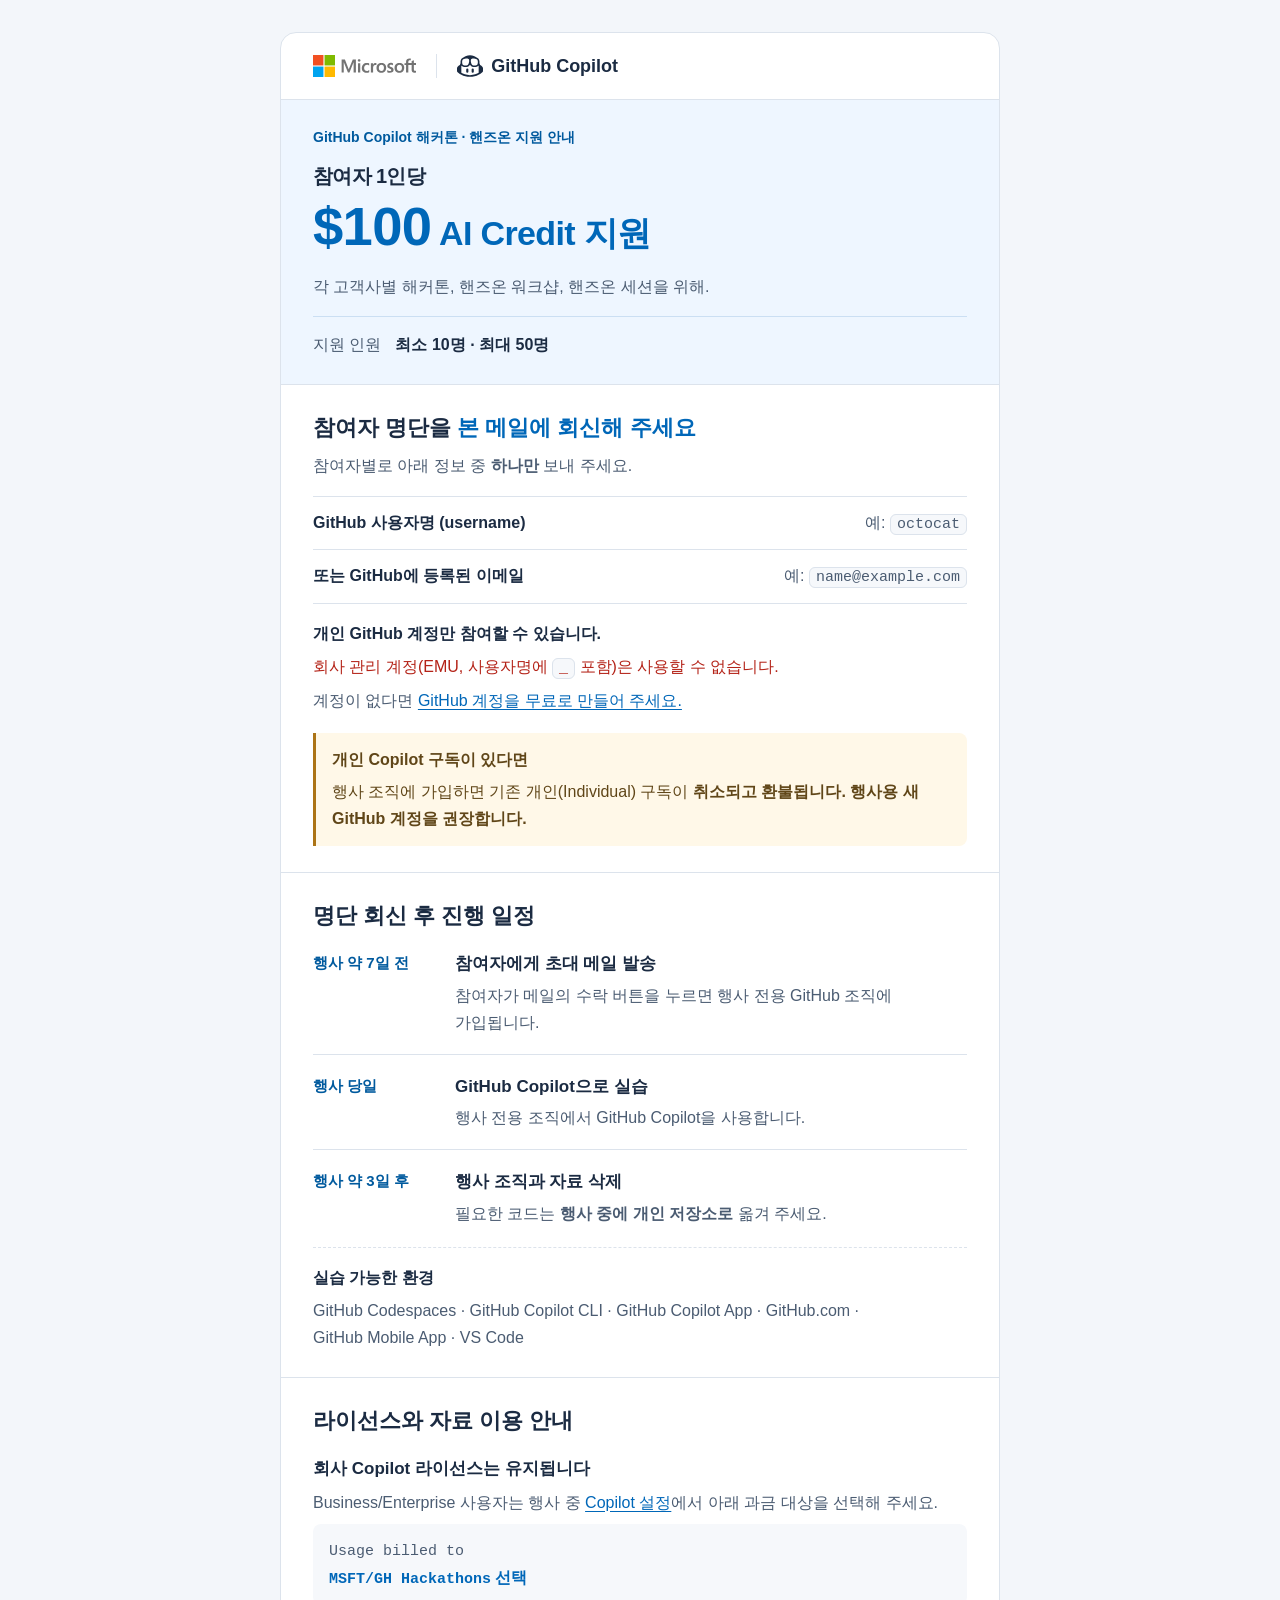
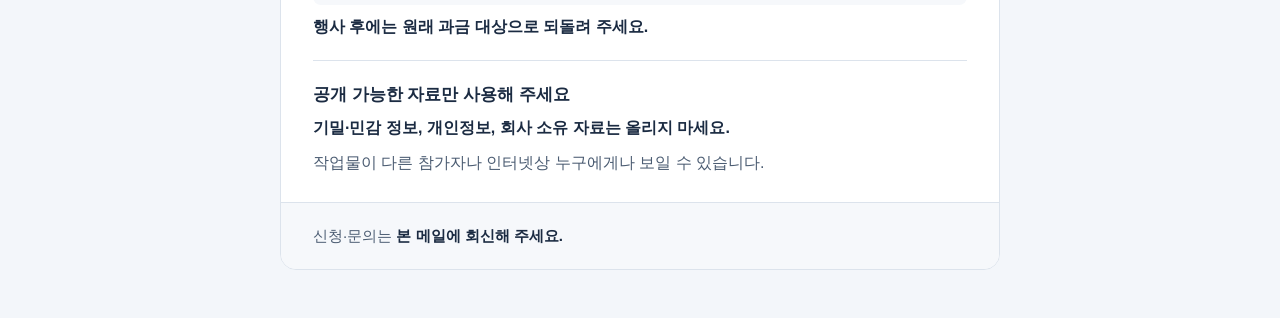
<file: edm/github-copilot-workshop-edm-ko.html>
<!DOCTYPE html>
<html lang="ko" data-theme="light">
<head>
<meta charset="UTF-8">
<meta name="viewport" content="width=device-width, initial-scale=1">
<meta name="color-scheme" content="light">
<meta name="robots" content="noindex, nofollow">
<title>GitHub Copilot 해커톤·핸즈온 AI Credit 지원 안내</title>
<style>
:root {
  color-scheme: light;
  --font: "Segoe UI", Aptos, Calibri, -apple-system, BlinkMacSystemFont, "Apple SD Gothic Neo", "Malgun Gothic", "Noto Sans KR", sans-serif;
  --mono: Consolas, "Courier New", Courier, monospace;
  --cp-bg: #f3f6fa;
  --cp-surface: #ffffff;
  --cp-surface-soft: #f6f8fb;
  --cp-border: #dce3ec;
  --cp-text: #1b2b42;
  --cp-text-muted: #4b5c72;
  --cp-danger: #b42318;
  --ms-blue: #0067b8;
  --ms-blue-dark: #005a9e;
  --ms-blue-soft: #eef6ff;
}

*, *::before, *::after { box-sizing: border-box; }

body {
  margin: 0;
  padding: 32px 16px 48px;
  background: var(--cp-bg);
  color: var(--cp-text);
  font-family: var(--font);
  font-size: 16px;
  line-height: 1.7;
  word-break: keep-all;
  overflow-wrap: break-word;
  -webkit-text-size-adjust: 100%;
}

.wrap {
  max-width: 720px;
  margin: 0 auto;
  background: var(--cp-surface);
  border: 1px solid var(--cp-border);
  border-radius: 16px;
}

h1, h2, h3, p, ul, ol, dl, dd { margin: 0; }
ul, ol { padding: 0; list-style: none; }
b, strong { font-weight: 700; }
a { color: var(--ms-blue); text-underline-offset: 3px; }
a:focus-visible { outline: 3px solid var(--ms-blue); outline-offset: 3px; }

code {
  font-family: var(--mono);
  font-size: 0.9375em;
  background: var(--cp-surface-soft);
  border: 1px solid var(--cp-border);
  border-radius: 6px;
  padding: 1px 6px;
  white-space: nowrap;
}

.brand {
  display: flex;
  align-items: center;
  flex-wrap: wrap;
  gap: 10px 20px;
  padding: 20px 32px;
  border-bottom: 1px solid var(--cp-border);
}
.brand svg { display: block; flex: none; }
.logo-ms { height: 22px; width: auto; aspect-ratio: 337.6 / 72; }
.brand .bar { width: 1px; height: 24px; background: var(--cp-border); }
.gh { display: inline-flex; align-items: center; gap: 8px; color: var(--cp-text); }
.gh svg { width: 26px; height: 26px; fill: currentColor; }
.gh-name { font-size: 18px; font-weight: 700; line-height: 1; }

.hero {
  background: var(--ms-blue-soft);
  padding: 26px 32px;
}
.eyebrow { color: var(--ms-blue-dark); font-size: 14px; font-weight: 700; margin-bottom: 12px; }
.hero h1 { line-height: 1.4; letter-spacing: -0.02em; }
.h1-top {
  display: block;
  font-size: 20px;
  font-weight: 600;
  margin-bottom: 4px;
}
.h1-big {
  display: block;
  color: var(--ms-blue);
  font-size: clamp(22px, 5vw, 34px);
  font-weight: 700;
  line-height: 1.5;
}
.amt { font-size: 1.6em; font-weight: 800; line-height: 1.2; }
.credit-copy { white-space: nowrap; }
.scope {
  color: var(--cp-text-muted);
  margin-top: 14px;
  text-wrap: balance;
}
.eligibility {
  display: flex;
  flex-wrap: wrap;
  gap: 4px 14px;
  margin-top: 16px;
  padding-top: 14px;
  border-top: 1px solid #cbdff3;
}
.eligibility span { color: var(--cp-text-muted); }

.section {
  padding: 26px 32px;
  border-top: 1px solid var(--cp-border);
}
.sec-title {
  font-size: 22px;
  font-weight: 700;
  line-height: 1.5;
  text-wrap: balance;
  margin-bottom: 18px;
}
.ask .sec-title { margin-bottom: 8px; }
.reply-target { display: inline-block; color: var(--ms-blue); }
.section-intro { color: var(--cp-text-muted); margin-bottom: 16px; }
.reply-options { border-top: 1px solid var(--cp-border); }
.reply-options > div {
  display: grid;
  grid-template-columns: minmax(0, 1fr) auto;
  gap: 12px;
  padding: 12px 0;
  border-bottom: 1px solid var(--cp-border);
}
.reply-options dt { font-weight: 600; }
.reply-options dd { color: var(--cp-text-muted); }
.account-note { margin-top: 16px; color: var(--cp-text-muted); }
.account-note p + p { margin-top: 6px; }
.account-note b { color: var(--cp-text); }
.stop { color: var(--cp-danger); }
.account-warning {
  margin-top: 18px;
  padding: 14px 16px;
  background: #fff8e8;
  border-left: 3px solid #ac7416;
  border-radius: 0 8px 8px 0;
  color: #604618;
}
.account-warning h3 { font-size: 16px; line-height: 1.6; }
.account-warning p { margin-top: 6px; }

.flow > li {
  display: grid;
  grid-template-columns: 122px minmax(0, 1fr);
  gap: 20px;
  padding: 18px 0;
}
.flow > li + li { border-top: 1px solid var(--cp-border); }
.flow > li:first-child { padding-top: 0; }
.flow > li:last-child { padding-bottom: 0; }
.when { color: var(--ms-blue-dark); font-size: 15px; font-weight: 700; }
.flow h3 { font-size: 17px; line-height: 1.6; margin-bottom: 4px; }
.flow p { color: var(--cp-text-muted); }
.environments {
  margin-top: 20px;
  padding-top: 16px;
  border-top: 1px dashed var(--cp-border);
  color: var(--cp-text-muted);
}
.environments h3 { color: var(--cp-text); font-size: 16px; margin-bottom: 6px; }
.nb { white-space: nowrap; }

.notes > li + li { margin-top: 20px; padding-top: 20px; border-top: 1px solid var(--cp-border); }
.notes h3 { font-size: 17px; line-height: 1.6; margin-bottom: 6px; }
.notes p { color: var(--cp-text-muted); }
.notes p + p { margin-top: 8px; }
.notes b { color: var(--cp-text); }
.billing-setting {
  padding: 12px 16px;
  background: var(--cp-surface-soft);
  border-radius: 8px;
}
.billing-setting code { background: none; border: 0; padding: 0; }
.billing-setting b { color: var(--ms-blue); }

.contact {
  padding: 20px 32px;
  border-top: 1px solid var(--cp-border);
  border-radius: 0 0 15px 15px;
  background: var(--cp-surface-soft);
  color: var(--cp-text-muted);
  font-size: 15px;
}
.contact b { color: var(--cp-text); }

@media (max-width: 520px) {
  body { padding: 12px 12px 24px; }
  .brand { padding: 18px 20px; gap: 8px 14px; }
  .logo-ms { height: 20px; }
  .brand .bar { height: 22px; }
  .gh svg { width: 24px; height: 24px; }
  .gh-name { font-size: 16px; }
  .hero, .section { padding: 24px 20px; }
  .h1-top { font-size: 18px; }
  .sec-title { font-size: 20px; }
  .reply-options > div { grid-template-columns: 1fr; gap: 4px; }
  .flow > li { grid-template-columns: 1fr; gap: 6px; }
  .contact { padding: 18px 20px; }
}

@media (max-width: 350px) {
  .brand { gap: 8px 10px; }
  .logo-ms { height: 17px; }
  .brand .bar { height: 18px; }
  .gh { gap: 6px; }
  .gh svg { width: 21px; height: 21px; }
  .gh-name { font-size: 14.5px; }
}

@media print {
  body { padding: 0; background: #ffffff; }
  .wrap { border: 0; border-radius: 0; }
  .hero, .account-warning { -webkit-print-color-adjust: exact; print-color-adjust: exact; }
  .flow > li, .notes > li, .account-warning { break-inside: avoid; }
}
</style>
</head>
<body>
<main class="wrap">

  <header class="top">
    <div class="brand">
      <svg class="logo-ms" role="img" aria-label="Microsoft" focusable="false" viewBox="0 0 337.6 72"><path fill="#737373" d="M140.4,14.4v43.2h-7.5V23.7h-0.1l-13.4,33.9h-5l-13.7-33.9h-0.1v33.9h-6.9V14.4h10.8l12.4,32h0.2l13.1-32H140.4 z M146.6,17.7c0-1.2,0.4-2.2,1.3-3c0.9-0.8,1.9-1.2,3.1-1.2c1.3,0,2.4,0.4,3.2,1.2s1.3,1.8,1.3,3c0,1.2-0.4,2.2-1.3,3 c-0.9,0.8-1.9,1.2-3.2,1.2s-2.3-0.4-3.1-1.2C147.1,19.8,146.6,18.8,146.6,17.7z M154.7,26.6v31h-7.3v-31H154.7z M176.8,52.3 c1.1,0,2.3-0.2,3.6-0.8c1.3-0.5,2.5-1.2,3.6-2v6.8c-1.2,0.7-2.5,1.2-4,1.5c-1.5,0.3-3.1,0.5-4.9,0.5c-4.6,0-8.3-1.4-11.1-4.3 c-2.9-2.9-4.3-6.6-4.3-11c0-5,1.5-9.1,4.4-12.3c2.9-3.2,7-4.8,12.4-4.8c1.4,0,2.8,0.2,4.1,0.5c1.4,0.3,2.5,0.8,3.3,1.2v7 c-1.1-0.8-2.3-1.5-3.4-1.9c-1.2-0.4-2.4-0.7-3.6-0.7c-2.9,0-5.2,0.9-7,2.8s-2.6,4.4-2.6,7.6c0,3.1,0.9,5.6,2.6,7.3 C171.6,51.4,173.9,52.3,176.8,52.3z M204.7,26.1c0.6,0,1.1,0,1.6,0.1s0.9,0.2,1.2,0.3v7.4c-0.4-0.3-0.9-0.6-1.7-0.8 s-1.6-0.4-2.7-0.4c-1.8,0-3.3,0.8-4.5,2.3s-1.9,3.8-1.9,7v15.6h-7.3v-31h7.3v4.9h0.1c0.7-1.7,1.7-3,3-4 C201.2,26.6,202.8,26.1,204.7,26.1z M207.9,42.6c0-5.1,1.5-9.2,4.3-12.2c2.9-3,6.9-4.5,12-4.5c4.8,0,8.6,1.4,11.3,4.3 s4.1,6.8,4.1,11.7c0,5-1.5,9-4.3,12c-2.9,3-6.8,4.5-11.8,4.5c-4.8,0-8.6-1.4-11.4-4.2C209.3,51.3,207.9,47.4,207.9,42.6z M215.5,42.3c0,3.2,0.7,5.7,2.2,7.4s3.6,2.6,6.3,2.6c2.6,0,4.7-0.8,6.1-2.6c1.4-1.7,2.1-4.2,2.1-7.6c0-3.3-0.7-5.8-2.1-7.6 c-1.4-1.7-3.5-2.6-6-2.6c-2.7,0-4.7,0.9-6.2,2.7C216.2,36.5,215.5,39,215.5,42.3z M250.5,34.8c0,1,0.3,1.9,1,2.5 c0.7,0.6,2.1,1.3,4.4,2.2c2.9,1.2,5,2.5,6.1,3.9c1.2,1.5,1.8,3.2,1.8,5.3c0,2.9-1.1,5.2-3.4,7c-2.2,1.8-5.3,2.6-9.1,2.6 c-1.3,0-2.7-0.2-4.3-0.5c-1.6-0.3-2.9-0.7-4-1.2v-7.2c1.3,0.9,2.8,1.7,4.3,2.2c1.5,0.5,2.9,0.8,4.2,0.8c1.6,0,2.9-0.2,3.6-0.7 c0.8-0.5,1.2-1.2,1.2-2.3c0-1-0.4-1.8-1.2-2.6c-0.8-0.7-2.4-1.5-4.6-2.4c-2.7-1.1-4.6-2.4-5.7-3.8s-1.7-3.2-1.7-5.4 c0-2.8,1.1-5.1,3.3-6.9c2.2-1.8,5.1-2.7,8.6-2.7c1.1,0,2.3,0.1,3.6,0.4s2.5,0.6,3.4,0.9V34c-1-0.6-2.1-1.2-3.4-1.7 c-1.3-0.5-2.6-0.7-3.8-0.7c-1.4,0-2.5,0.3-3.2,0.8C250.9,33.1,250.5,33.8,250.5,34.8z M266.9,42.6c0-5.1,1.5-9.2,4.3-12.2 c2.9-3,6.9-4.5,12-4.5c4.8,0,8.6,1.4,11.3,4.3s4.1,6.8,4.1,11.7c0,5-1.5,9-4.3,12c-2.9,3-6.8,4.5-11.8,4.5c-4.8,0-8.6-1.4-11.4-4.2 C268.4,51.3,266.9,47.4,266.9,42.6z M274.5,42.3c0,3.2,0.7,5.7,2.2,7.4s3.6,2.6,6.3,2.6c2.6,0,4.7-0.8,6.1-2.6 c1.4-1.7,2.1-4.2,2.1-7.6c0-3.3-0.7-5.8-2.1-7.6c-1.4-1.7-3.5-2.6-6-2.6c-2.7,0-4.7,0.9-6.2,2.7C275.3,36.5,274.5,39,274.5,42.3z M322.9,32.6h-10.9v25h-7.4v-25h-5.2v-6h5.2v-4.3c0-3.2,1.1-5.9,3.2-8s4.8-3.1,8.1-3.1c0.9,0,1.7,0.1,2.4,0.1s1.3,0.2,1.8,0.4v6.3 c-0.2-0.1-0.7-0.3-1.3-0.5c-0.6-0.2-1.3-0.3-2.1-0.3c-1.5,0-2.7,0.5-3.5,1.4c-0.8,0.9-1.2,2.4-1.2,4.2v3.7h10.9v-7l7.3-2.2v9.2h7.4 v6h-7.4v14.5c0,1.9,0.4,3.2,1,4c0.7,0.8,1.8,1.2,3.3,1.2c0.4,0,0.9-0.1,1.5-0.3c0.6-0.2,1.1-0.4,1.5-0.7v6c-0.5,0.3-1.2,0.5-2.3,0.7 c-1.1,0.2-2.1,0.3-3.2,0.3c-3.1,0-5.4-0.8-6.9-2.4c-1.5-1.6-2.3-4.1-2.3-7.4L322.9,32.6L322.9,32.6z"/> <rect fill="#F25022" width="34.2" height="34.2"/> <rect x="37.8" fill="#7FBA00" width="34.2" height="34.2"/> <rect y="37.8" fill="#00A4EF" width="34.2" height="34.2"/> <rect x="37.8" y="37.8" fill="#FFB900" width="34.2" height="34.2"/></svg>
      <span class="bar" aria-hidden="true"></span>
      <span class="gh">
        <svg aria-hidden="true" focusable="false" viewBox="0 0 24 24"><path d="M23.922 16.992c-.861 1.495-5.859 5.023-11.922 5.023-6.063 0-11.061-3.528-11.922-5.023A.641.641 0 0 1 0 16.736v-2.869a.841.841 0 0 1 .053-.22c.372-.935 1.347-2.292 2.605-2.656.167-.429.414-1.055.644-1.517a10.195 10.195 0 0 1-.052-1.086c0-1.331.282-2.499 1.132-3.368.397-.406.89-.717 1.474-.952 1.399-1.136 3.392-2.093 6.122-2.093 2.731 0 4.767.957 6.166 2.093.584.235 1.077.546 1.474.952.85.869 1.132 2.037 1.132 3.368 0 .368-.014.733-.052 1.086.23.462.477 1.088.644 1.517 1.258.364 2.233 1.721 2.605 2.656a.832.832 0 0 1 .053.22v2.869a.641.641 0 0 1-.078.256ZM12.172 11h-.344a4.323 4.323 0 0 1-.355.508C10.703 12.455 9.555 13 7.965 13c-1.725 0-2.989-.359-3.782-1.259a2.005 2.005 0 0 1-.085-.104L4 11.741v6.585c1.435.779 4.514 2.179 8 2.179 3.486 0 6.565-1.4 8-2.179v-6.585l-.098-.104s-.033.045-.085.104c-.793.9-2.057 1.259-3.782 1.259-1.59 0-2.738-.545-3.508-1.492a4.323 4.323 0 0 1-.355-.508h-.016.016Zm.641-2.935c.136 1.057.403 1.913.878 2.497.442.544 1.134.938 2.344.938 1.573 0 2.292-.337 2.657-.751.384-.435.558-1.15.558-2.361 0-1.14-.243-1.847-.705-2.319-.477-.488-1.319-.862-2.824-1.025-1.487-.161-2.192.138-2.533.529-.269.307-.437.808-.438 1.578v.021c0 .265.021.562.063.893Zm-1.626 0c.042-.331.063-.628.063-.894v-.02c-.001-.77-.169-1.271-.438-1.578-.341-.391-1.046-.69-2.533-.529-1.505.163-2.347.537-2.824 1.025-.462.472-.705 1.179-.705 2.319 0 1.211.175 1.926.558 2.361.365.414 1.084.751 2.657.751 1.21 0 1.902-.394 2.344-.938.475-.584.742-1.44.878-2.497Z"/><path d="M14.5 14.25a1 1 0 0 1 1 1v2a1 1 0 0 1-2 0v-2a1 1 0 0 1 1-1Zm-5 0a1 1 0 0 1 1 1v2a1 1 0 0 1-2 0v-2a1 1 0 0 1 1-1Z"/></svg>
        <span class="gh-name">GitHub Copilot</span>
      </span>
    </div>
    <div class="hero">
      <p class="eyebrow">GitHub Copilot 해커톤 · 핸즈온 지원 안내</p>
      <h1>
        <span class="h1-top">참여자 1인당</span>
        <span class="h1-big"><span class="amt">$100</span> <span class="credit-copy">AI Credit 지원</span></span>
      </h1>
      <p class="scope">각 고객사별 해커톤, 핸즈온 워크샵, 핸즈온 세션을 위해.</p>
      <p class="eligibility"><span>지원 인원</span><b>최소 10명 · 최대 50명</b></p>
    </div>
  </header>

  <section class="section ask" aria-labelledby="h-ask">
    <h2 class="sec-title" id="h-ask">참여자 명단을 <span class="reply-target">본 메일에 회신해 주세요</span></h2>
    <p class="section-intro">참여자별로 아래 정보 중 <b>하나만</b> 보내 주세요.</p>
    <dl class="reply-options">
      <div>
        <dt>GitHub 사용자명 (username)</dt>
        <dd>예: <code>octocat</code></dd>
      </div>
      <div>
        <dt>또는 GitHub에 등록된 이메일</dt>
        <dd>예: <code>name@example.com</code></dd>
      </div>
    </dl>
    <div class="account-note">
      <p><b>개인 GitHub 계정만 참여할 수 있습니다.</b></p>
      <p class="stop">회사 관리 계정(EMU, 사용자명에 <code>_</code> 포함)은 사용할 수 없습니다.</p>
      <p>계정이 없다면 <a href="https://github.com/signup">GitHub 계정을 무료로 만들어 주세요.</a></p>
    </div>
    <aside class="account-warning" aria-labelledby="h-account-warning">
      <h3 id="h-account-warning">개인 Copilot 구독이 있다면</h3>
      <p>행사 조직에 가입하면 기존 개인(Individual) 구독이 <b>취소되고 환불됩니다.</b> <b>행사용 새 GitHub 계정을 권장합니다.</b></p>
    </aside>
  </section>

  <section class="section" aria-labelledby="h-flow">
    <h2 class="sec-title" id="h-flow">명단 회신 후 진행 일정</h2>
    <ol class="flow">
      <li>
        <span class="when">행사 약 7일 전</span>
        <div>
          <h3>참여자에게 초대 메일 발송</h3>
          <p>참여자가 메일의 수락 버튼을 누르면 행사 전용 GitHub 조직에 가입됩니다.</p>
        </div>
      </li>
      <li>
        <span class="when">행사 당일</span>
        <div>
          <h3>GitHub Copilot으로 실습</h3>
          <p>행사 전용 조직에서 GitHub Copilot을 사용합니다.</p>
        </div>
      </li>
      <li>
        <span class="when">행사 약 3일 후</span>
        <div>
          <h3>행사 조직과 자료 삭제</h3>
          <p>필요한 코드는 <b>행사 중에 개인 저장소로</b> 옮겨 주세요.</p>
        </div>
      </li>
    </ol>
    <div class="environments">
      <h3>실습 가능한 환경</h3>
      <p><span class="nb">GitHub Codespaces</span> · <span class="nb">GitHub Copilot CLI</span> · <span class="nb">GitHub Copilot App</span> · <span class="nb">GitHub.com</span> · <span class="nb">GitHub Mobile App</span> · <span class="nb">VS Code</span></p>
    </div>
  </section>

  <section class="section" aria-labelledby="h-must">
    <h2 class="sec-title" id="h-must">라이선스와 자료 이용 안내</h2>
    <ul class="notes">
      <li>
        <h3>회사 Copilot 라이선스는 유지됩니다</h3>
        <p>Business/Enterprise 사용자는 행사 중 <a href="https://github.com/settings/copilot/features">Copilot 설정</a>에서 아래 과금 대상을 선택해 주세요.</p>
        <p class="billing-setting"><code>Usage billed to</code><br><b><code>MSFT/GH Hackathons</code> 선택</b></p>
        <p><b>행사 후에는 원래 과금 대상으로 되돌려 주세요.</b></p>
      </li>
      <li>
        <h3>공개 가능한 자료만 사용해 주세요</h3>
        <p><b>기밀·민감 정보, 개인정보, 회사 소유 자료는 올리지 마세요.</b></p>
        <p>작업물이 다른 참가자나 인터넷상 누구에게나 보일 수 있습니다.</p>
      </li>
    </ul>
  </section>

  <footer class="contact">
    <p>신청·문의는 <b>본 메일에 회신해 주세요.</b></p>
  </footer>

</main>
</body>
</html>
</file>
<file: assets/guide.css>
:root{color-scheme:light;--ink:#172e47;--muted:#52677b;--line:#dce5ed;--paper:#fff;--bg:#f3f6fa;--navy:#10263d;--blue:#1263c8;--teal:#007f78;--soft:#eaf4ff;--radius:18px}
*{box-sizing:border-box}
html{scroll-behavior:smooth;scroll-padding-top:calc(var(--topbar-h,61px) + 27px)}
body{margin:0;background:var(--bg);color:var(--ink);font:15px/1.7 -apple-system,BlinkMacSystemFont,"Segoe UI","Apple SD Gothic Neo","Noto Sans KR",sans-serif}
a{color:var(--blue);text-underline-offset:3px}
button,select{font:inherit}
button{cursor:pointer}
button:disabled{cursor:default;opacity:.38}
button:focus-visible,a:focus-visible,select:focus-visible,summary:focus-visible{outline:3px solid #009fba;outline-offset:4px}
h1,h2,h3,p,figure{margin:0}
code,pre{font-family:ui-monospace,SFMono-Regular,Consolas,monospace}
code{font-size:.88em;overflow-wrap:anywhere}
p+p{margin-top:12px}
.skip{position:fixed;top:-60px;left:15px;background:white;padding:10px;z-index:100}
.skip:focus{top:10px}
.topbar{position:sticky;top:0;z-index:20;background:#ffffffed;border-bottom:1px solid var(--line);backdrop-filter:blur(14px)}
.topbar-inner{max-width:1536px;margin:auto;padding:13px 30px;display:flex;flex-wrap:wrap;align-items:center;justify-content:space-between;gap:8px 20px}
.topbar-tools{display:flex;align-items:center;gap:16px}
.theme-toggle{white-space:nowrap}
.brand{display:flex;align-items:center;gap:11px;color:var(--navy);font-weight:750;text-decoration:none}
.brand-mark{display:grid;place-items:center;width:34px;height:34px;background:var(--navy);color:#fff;border-radius:10px;font:750 13px/1 ui-monospace,monospace}
.top-meta{color:var(--muted);font-size:12px;letter-spacing:.02em}
.guide-switch{display:flex;align-items:center;gap:3px;min-width:0;padding:3px;border:1px solid var(--line);border-radius:10px;background:var(--bg);font-size:13px}
.guide-switch .group-label{padding:0 4px 0 9px;color:var(--muted);font-size:11px;font-weight:700;white-space:nowrap}
.guide-switch .sep{flex:none;width:1px;height:18px;margin:0 5px;background:var(--line)}
.guide-switch a{padding:5px 11px;border-radius:7px;color:var(--ink);font-weight:650;text-decoration:none;white-space:nowrap}
.guide-switch a:hover{background:#e3ecf5}
.guide-switch a[aria-current="page"]{background:var(--navy);color:#fff}
.hero{background:linear-gradient(120deg,#10263d,#173c54);color:white}
.hero-inner{max-width:1536px;margin:auto;padding:62px 52px 44px}
.hero-grid{display:grid;grid-template-columns:minmax(0,1.7fr) minmax(270px,1fr);gap:64px;align-items:center}
.eyebrow{font-size:11px;font-weight:800;letter-spacing:.17em;color:#95e6df;margin-bottom:15px}
h1{font-size:clamp(30px,3.8vw,52px);line-height:1.28;letter-spacing:-.055em;font-weight:780}
.hero-lead{max-width:660px;color:#d4e3ef;margin-top:20px;font-size:16px;line-height:1.9;word-break:keep-all}
.hero-actions{display:flex;gap:11px;flex-wrap:wrap;margin-top:26px}
.button{display:inline-flex;align-items:center;justify-content:center;gap:7px;border:1px solid var(--line);border-radius:9px;padding:9px 14px;text-decoration:none;background:#fff;color:var(--ink);font-size:13px;font-weight:650;line-height:1.5}
.button:hover{background:#edf4fb;border-color:#aac3d9}
.button.primary{background:#a5ece0;border-color:#a5ece0;color:#092d38}
.button.dark{background:transparent;color:#e3eef8;border-color:#ffffff45}
.button.small{font-size:12px;padding:6px 10px}
.proof{border:1px solid #ffffff27;border-radius:var(--radius);background:#ffffff08;padding:25px}
.proof-label{color:#b8d0e0;font-size:13px;margin-bottom:20px}
.stats{display:grid;grid-template-columns:repeat(3,1fr);gap:12px}
.stat strong{font-size:32px;line-height:1;letter-spacing:-.04em}
.stat span{display:block;color:#bfd0de;font-size:12px;margin-top:8px}
.proof-note{border-top:1px solid #ffffff20;margin-top:22px;padding-top:15px;color:#bdd2e2;font-size:13px}
.proof .video-frame{margin-top:12px}
.proof .video-frame video{aspect-ratio:8/5}
.proof .stats{margin-top:18px}
.summary-status{font-size:11px;color:#bdd2e2;margin-top:10px;min-height:20px}
.summary-status.error{color:#ffbeb0}
.summary-links{display:flex;align-items:center;gap:12px;flex-wrap:wrap;margin-top:10px}
.hero-meta{margin-top:30px;color:#b9d1df;font-size:13px;display:flex;gap:8px 18px;flex-wrap:wrap}
.workspace{display:grid;grid-template-columns:224px minmax(0,1fr);gap:32px;max-width:1536px;margin:0 auto;padding:32px 30px 60px}
aside{align-self:start;position:sticky;top:calc(var(--topbar-h,61px) + 27px);max-height:calc(100vh - var(--topbar-h,61px) - 45px);overflow:auto;padding-right:4px}
.nav-title{font-size:11px;font-weight:800;letter-spacing:.13em;color:#718396;padding:0 12px 12px}
.toc a{display:flex;align-items:center;gap:10px;color:#4d6277;text-decoration:none;font-size:13px;padding:8px 11px;border-radius:7px;border-left:3px solid transparent;line-height:1.5;margin:2px 0}
.toc a:hover{background:#e8eff6}
.toc a.active{background:#e4effc;border-left-color:var(--blue);color:#0954a9;font-weight:750}
.nav-number{font:700 10px/1.3 ui-monospace,monospace;opacity:.7;min-width:17px}
.sidebar-note{font-size:12px;color:#708395;border-top:1px solid var(--line);margin:18px 12px 0;padding-top:16px}
main{min-width:0}
.panel,.stage{background:var(--paper);border:1px solid var(--line);border-radius:var(--radius);padding:30px;margin-bottom:25px}
.section-label{color:var(--teal);font-size:11px;letter-spacing:.14em;font-weight:800;margin-bottom:8px}
.role-title{font-size:17px;line-height:1.5;margin-top:24px;color:var(--navy)}
.task-list{font-size:13.5px;color:#365675;padding-left:21px;margin:15px 0 0}
.task-list li+li{margin-top:9px}
h2{font-size:24px;line-height:1.4;letter-spacing:-.035em;font-weight:750;word-break:keep-all}
.intro{color:var(--muted);font-size:14px;margin-top:10px;word-break:keep-all}
.runbook-grid{display:grid;grid-template-columns:repeat(2,minmax(0,1fr));gap:16px;margin-top:22px}
.runbook-card{display:flex;flex-direction:column;align-items:flex-start;gap:10px;min-width:0;padding:20px;border:1px solid var(--line);border-radius:12px;background:var(--bg)}
.runbook-card.recommended{border-color:var(--teal);background:var(--paper)}
.runbook-card h3{font-size:17px;line-height:1.5;color:var(--navy)}
.runbook-card p{font-size:14px;color:var(--muted)}
.runbook-card .section-label{font-size:11px;color:var(--teal);margin:0}
.runbook-card .button{margin-top:auto}
.screen-grid{display:grid;grid-template-columns:repeat(2,minmax(0,1fr));gap:16px;list-style:none;padding:0;margin:22px 0 0}
.screen-card{min-width:0;border:1px solid var(--line);border-radius:12px;padding:18px;background:var(--paper)}
.screen-walkthrough{grid-template-columns:1fr}
.screen-body{display:grid;grid-template-columns:minmax(0,1.15fr) minmax(220px,.85fr);gap:22px;align-items:start}
.screen-body .screen-figure{margin-top:0;min-width:0}
.screen-header{display:flex;align-items:center;gap:12px;margin-bottom:10px}
.screen-header h3{font-size:17px;line-height:1.5;color:var(--navy)}
.screen-action{font-size:13.5px;color:var(--muted);line-height:1.8}
.screen-action+p{margin-top:6px}
.screen-figure{width:100%;margin-top:14px}
.screen-figure>a{display:flex;align-items:center;justify-content:center;min-height:210px;padding:10px;border:1px solid var(--line);border-radius:9px;background:#fff;cursor:zoom-in}
.screen-figure>a.screen-side-frame{padding-left:32px}
.screen-image{position:relative;display:inline-block;max-width:100%;line-height:0}
.screen-side-tag{position:absolute;left:-24px;display:grid;place-items:center;width:20px;height:20px;border-radius:50%;background:#1263c8;color:#fff;font:750 12px/1 system-ui,sans-serif;pointer-events:none}
.screen-figure img{display:block;max-width:100%;max-height:420px;width:auto;height:auto}
.screen-figure figcaption{font-size:12px;color:var(--muted);line-height:1.7;margin-top:8px}
.field-steps{padding-left:22px;margin:0;font-size:14px;line-height:1.9;color:var(--ink)}
.field-steps li+li{margin-top:10px}
.field-steps li::marker{color:var(--blue);font-weight:750}
.screen-check{margin-top:16px;padding:12px 14px;border-left:3px solid var(--teal);border-radius:0 8px 8px 0;background:var(--soft);color:var(--ink);font-size:13px;line-height:1.8}
.screen-instructions .screen-action{margin-top:12px}
.screen-shortcuts{display:flex;flex-wrap:wrap;gap:8px;margin-top:14px}
.screen-note{font-size:12px;color:var(--muted);margin-top:12px}
.details-body .screen-check{color:var(--ink)}
kbd{display:inline-block;padding:0 6px;border:1px solid var(--line);border-bottom-width:2px;border-radius:5px;background:var(--bg);color:var(--ink);font:600 .85em/1.6 ui-monospace,SFMono-Regular,Consolas,monospace;white-space:nowrap}
.grant-table td:first-child{width:32%;white-space:normal}
.grant-table td:first-child strong{color:var(--ink)}
.scope-badge{display:inline-block;padding:2px 7px;border:1px solid var(--line);border-radius:5px;background:var(--soft);color:var(--blue);font-size:11px;font-weight:700;white-space:nowrap}
.flow{display:flex;align-items:stretch;gap:25px;margin:25px 0 18px;list-style:none;padding:0}
.flow li{position:relative;flex:1;background:#edf4fa;border:1px solid #dce8f1;border-radius:10px;padding:13px 8px;text-align:center;font-size:13px;font-weight:700}
.flow li+li:before{content:"→";position:absolute;left:-20px;top:15px;color:#7a94aa}
.flow small{display:block;color:#637c90;font-size:11px;font-weight:400;margin-top:2px}
.flow-bottom{background:#eaf7f4;color:#17665f;font-size:13px;border-radius:9px;padding:11px 15px;text-align:center}
.cap-grid{display:grid;grid-template-columns:repeat(3,minmax(0,1fr));gap:12px;margin-top:20px}
.cap-grid .runbook-card{padding:16px;gap:6px}
.surface-map{margin-top:22px;padding:18px;border:1px solid var(--line);border-radius:12px;background:var(--bg)}
.sm-chain{display:flex;align-items:stretch;gap:25px;margin:0;padding:0;list-style:none}
.sm-chain li{position:relative;flex:1;padding:12px 10px;border:1px solid var(--line);border-radius:10px;background:var(--paper);text-align:center;font-size:13px}
.sm-chain li+li:before{content:"→";position:absolute;left:-20px;top:50%;transform:translateY(-50%);color:var(--muted)}
.sm-chain strong{display:block;color:var(--navy);font-size:14px}
.sm-chain small{display:block;margin-top:2px;color:var(--muted);font-size:11.5px;line-height:1.5}
.sm-caption{margin:14px 0 10px;text-align:center;color:var(--muted);font-size:12.5px;font-weight:650}
.sm-surfaces{display:grid;grid-template-columns:repeat(5,minmax(0,1fr));gap:10px;margin:0;padding:0;list-style:none}
.sm-surfaces a{display:flex;flex-direction:column;align-items:center;gap:4px;height:100%;padding:12px 8px;border:1px solid var(--line);border-radius:10px;background:var(--paper);color:var(--ink);text-align:center;text-decoration:none}
.sm-surfaces a:hover{border-color:#aac3d9;background:#edf4fb}
.sm-surfaces strong{color:var(--navy);font-size:14px}
.sm-surfaces small{color:var(--muted);font-size:11.5px;line-height:1.5}
.path-card>summary{font-size:15px;color:var(--navy)}
.path-card>summary .scope-badge{margin-left:8px;vertical-align:middle}
.path-card .path-meta{margin-left:8px;color:var(--muted);font-size:12px;font-weight:600}
.path-card .details-body>*+*{margin-top:16px}
.terminal{border:1px solid #1d3147;border-radius:10px;background:#0f1b2a;color:#d6e6f5;overflow:hidden}
.terminal-bar{padding:7px 14px;background:#182b3f;color:#9db8cf;font-size:11.5px;font-weight:650}
.terminal-body{padding:14px 16px;font:12.5px/1.75 ui-monospace,SFMono-Regular,Consolas,monospace;white-space:pre-wrap;overflow-wrap:anywhere}
.terminal .t-dim{color:#8ea7bc}
.terminal .t-sel{color:#8fd8cd;font-weight:700}
.notice{border-left:3px solid #2e82cf;border-radius:0 8px 8px 0;background:#f0f6fe;padding:13px 16px;font-size:13px;color:#365675;margin-top:18px;word-break:keep-all}
.notice.warning{background:#fff7e8;border-color:#d69515;color:#745216}
.notice.success{background:#edf8f4;border-color:#189878;color:#1c6555}
.table-wrap{overflow:auto;margin-top:20px;border:1px solid var(--line);border-radius:10px}
table{width:100%;border-collapse:collapse;font-size:13px;line-height:1.7}
th,td{padding:10px 13px;border-bottom:1px solid #e8eef4;text-align:left;vertical-align:top}
th{background:#f4f7fb;font-size:12px;color:#4e657d}
.group-row th{background:#e6eef7;color:var(--navy);font-weight:800}
tr:last-child td{border-bottom:0}
td:first-child{color:#567087;white-space:nowrap;width:158px}
td code{user-select:all}
details{border:1px solid var(--line);border-radius:10px;margin-top:20px;background:#fff;overflow:hidden}
summary{padding:14px 17px;font-size:13px;font-weight:700;cursor:pointer;background:#f8fafc}
details[open]>summary{border-bottom:1px solid var(--line)}
.details-body{padding:18px}
.details-body p{font-size:13px;color:var(--muted)}
.details-body .table-wrap{margin-top:12px}
.provider-list{display:flex;flex-wrap:wrap;gap:6px;margin:13px 0}
.provider-list code{background:#edf2f7;border-radius:5px;padding:3px 7px;font-size:11px}
.video-frame{background:#0b1521;border-radius:12px;overflow:hidden;margin-top:22px}
video{display:block;width:100%;aspect-ratio:16/9}
.video-tools{display:flex;align-items:center;justify-content:space-between;gap:14px;flex-wrap:wrap;margin-top:14px;font-size:12px}
.video-tools>div{display:flex;align-items:center;gap:12px;flex-wrap:wrap}
select{background:#fff;border:1px solid #c7d5e0;border-radius:6px;padding:4px 8px;font-size:12px;color:var(--ink)}
.caption-toggle{display:flex;align-items:center;gap:5px}
.media-status{font-size:11px;color:var(--muted);min-height:20px;margin-top:10px}
.media-status.error{color:#a12727}
.chapters{display:grid;grid-template-columns:1fr 1fr;gap:7px;margin-top:20px}
.chapter{display:flex;align-items:center;gap:9px;background:#f6f9fc;border:1px solid #e1e9f1;border-radius:8px;padding:10px 12px;text-align:left;font-size:11px;color:#3e586e}
.chapter:hover{background:#eaf3ff;border-color:#abc7e3}
.chapter time{color:var(--blue);font:700 10px ui-monospace,monospace;min-width:39px}
.chapter-step{margin-left:auto;padding-left:8px;color:var(--muted);font-size:10px;font-weight:700;white-space:nowrap}
.stage-header{display:flex;gap:14px;align-items:flex-start}
.stage-number{flex:none;display:grid;place-items:center;width:39px;height:39px;background:#e8f2ff;color:var(--blue);border-radius:11px;font:750 15px ui-monospace,monospace}
.stage-header h2{font-size:22px}
.stage-lead{font-size:14px;color:var(--muted);margin-top:5px;word-break:keep-all}
.stage-jump{margin-left:auto;white-space:nowrap;flex:none}
.stage-note{font-size:13px;padding:11px 14px;background:#f1f7fc;border-radius:8px;margin:19px 0;color:#3c5a73;word-break:keep-all}
.gallery{margin-top:22px;min-width:0}
.gallery-heading{display:flex;gap:12px;align-items:center;justify-content:space-between;font-size:11px;color:#677d92;margin-bottom:10px}
.gallery-counter{font-variant-numeric:tabular-nums;white-space:nowrap;font-weight:700;color:#315b80}
.photo-button{display:block;padding:0;border:1px solid #d5e1ec;background:#edf2f7;width:100%;border-radius:10px;overflow:hidden;text-align:left;cursor:zoom-in}
.image-surface{position:relative;display:block;width:100%;aspect-ratio:16/9;overflow:hidden}
.image-surface img{display:block;width:100%;height:auto}
.hotspot{position:absolute;border:2px solid #e98a00;border-radius:4px;box-shadow:0 0 0 1px #ffffffc0;pointer-events:none}
.hotspot b{position:absolute;top:-9px;left:-9px;display:grid;place-items:center;width:19px;height:19px;border-radius:50%;background:#c96c00;border:1px solid white;color:white;font:750 10px/1 ui-monospace,monospace;box-shadow:0 1px 5px #0002}
.privacy-mask{position:absolute;background:#203348;display:flex;align-items:center;justify-content:center;color:#e6eff6;font-size:9px;letter-spacing:.03em;pointer-events:none}
.gallery-caption{padding:16px 0 12px}
.gallery-caption h3{font-size:15px;line-height:1.6;letter-spacing:-.02em}
.gallery-caption .action{font-size:14px;color:#3b536b;margin-top:6px;word-break:keep-all}
.expected{font-size:13px;color:#176c59;background:#eff8f4;border-radius:7px;padding:10px 12px;margin-top:11px;word-break:keep-all}
.target-legend{display:flex;flex-wrap:wrap;gap:5px 15px;font-size:10px;color:#7d571e;margin-top:9px}
.target-legend span:before{content:attr(data-number);font-weight:800;margin-right:5px;color:#ae5d00}
.gallery-tools{display:flex;justify-content:space-between;align-items:center;gap:10px;border-top:1px solid #edf1f5;padding:11px 0 13px}
.gallery-tools>div{display:flex;gap:6px}
.thumbnails{display:flex;gap:8px;overflow:auto;padding:1px 1px 8px;scrollbar-width:thin}
.thumb{position:relative;flex:none;width:110px;border:2px solid #e1e8ef;background:white;border-radius:7px;overflow:hidden;padding:0;text-align:left}
.thumb[aria-current="true"]{border-color:var(--blue);box-shadow:0 0 0 1px #1263c833}
.thumb img{display:block;width:106px;height:60px;object-fit:cover}
.thumb span{display:block;padding:4px 5px;color:#516779;font-size:9px;white-space:nowrap;overflow:hidden;text-overflow:ellipsis}
.thumb[aria-current="true"] span{color:#074d9f;font-weight:750}
.code-block{margin-top:16px;border:1px solid #d9e3ed;border-radius:10px;overflow:hidden}
.code-toolbar{display:flex;align-items:center;justify-content:space-between;gap:12px;padding:7px 8px 7px 14px;background:#f4f7fb;border-bottom:1px solid #d9e3ed}
.code-label{min-width:0;font-size:12px;font-weight:700;color:#42617d;overflow-wrap:anywhere}
.copy-button{flex:none;display:inline-flex;align-items:center;gap:6px;border:1px solid var(--line);border-radius:7px;padding:5px 10px;background:#fff;color:var(--ink);font-size:12px;font-weight:650;line-height:1.4}
.copy-button:hover{background:#edf4fb;border-color:#aac3d9}
.copy-button svg,.copy-inline svg{flex:none;display:block}
.copy-button[data-state="copied"],.copy-inline[data-state="copied"]{background:#edf8f4;border-color:#189878;color:#1c6555}
.copy-button[data-state="failed"],.copy-inline[data-state="failed"]{background:#fff0eb;border-color:#d38a7b;color:#9b3024}
.copy-inline{display:inline-grid;place-items:center;vertical-align:middle;width:24px;height:24px;margin-left:4px;padding:0;border:1px solid var(--line);border-radius:6px;background:#fff;color:var(--muted)}
.copy-inline:hover{background:#edf4fb;border-color:#aac3d9;color:var(--blue)}
pre{margin:16px 0 0;padding:16px;background:#fbfcfe;border:1px solid #d9e3ed;border-radius:10px;white-space:pre-wrap;overflow-wrap:anywhere;font-size:13px;line-height:1.85;color:#294560}
.code-block pre{margin:0;border:0;border-radius:0}
.prompt-foot{font-size:12px;color:var(--muted);margin-top:8px}
.result-grid{display:grid;grid-template-columns:repeat(3,1fr);gap:12px;margin-top:22px}
.result-card{background:#f0f8f5;border:1px solid #d5eadd;border-radius:10px;padding:17px}
.result-card strong{display:block;color:#17795c;font-size:25px;line-height:1.3}
.result-card span{font-size:11px;color:#55756a}
.check-row{font-size:13px;padding:11px 0;border-bottom:1px solid #ecf1f5}
.check-row:before{content:"확인";font-size:10px;font-weight:800;color:#17795c;background:#e9f6ef;border-radius:4px;margin-right:9px;padding:3px 6px}
.footnotes{font-size:12px;color:#72879a;padding:3px 4px;line-height:1.9}
.footnotes a{margin-right:15px}
.noscript,.boot-error{background:#fff0eb;padding:20px;color:#9b3024;border:1px solid #e0b5a7}
dialog{border:1px solid #bacbd8;border-radius:14px;padding:0;max-width:calc(100vw - 32px);width:1660px;max-height:calc(100vh - 28px);box-shadow:0 15px 100px #06162566;color:var(--ink)}
dialog::backdrop{background:#0a1d32bd;backdrop-filter:blur(5px)}
.zoom-header{display:flex;align-items:center;justify-content:space-between;gap:15px;padding:13px 17px;border-bottom:1px solid var(--line);background:white}
.zoom-header h2{font-size:14px}
.zoom-controls{display:flex;gap:7px;flex:none}
.zoom-scroll{overflow:auto;max-height:calc(100vh - 165px);background:#e9eff5}
.zoom-canvas{width:100%;margin:auto}
.zoom-canvas.native{width:1600px;max-width:none}
.zoom-caption{padding:11px 17px;font-size:11px;color:var(--muted);background:#fff}
.sr-only{position:absolute;width:1px;height:1px;padding:0;margin:-1px;overflow:hidden;clip:rect(0,0,0,0);white-space:nowrap;border:0}
@media screen{
  :root[data-theme="dark"]{color-scheme:dark;--ink:#e2edf8;--muted:#b5c7d8;--line:#32475d;--paper:#142235;--bg:#0d1725;--navy:#e5f0fa;--blue:#91c2ff;--teal:#78dfce;--soft:#213f5e}
  :root[data-theme="dark"] .topbar{background:#142235ed}
  :root[data-theme="dark"] .guide-switch{background:#101d2d}
  :root[data-theme="dark"] .guide-switch a:hover{background:#1b2c42}
  :root[data-theme="dark"] .guide-switch a[aria-current="page"]{background:#214265;color:#cce4ff}
  :root[data-theme="dark"] .brand-mark{background:#25455f}
  :root[data-theme="dark"] .skip{background:var(--paper)}
  :root[data-theme="dark"] .button:not(.primary):not(.dark){background:#1b2c42;color:var(--ink)}
  :root[data-theme="dark"] .button:not(.primary):not(.dark):hover{background:#243e5a;border-color:#7099c1}
  :root[data-theme="dark"] .button.theme-toggle[aria-pressed="true"]{background:#214265;border-color:#79bfff;color:#cce4ff}
  :root[data-theme="dark"] aside{background:#0d1725f5}
  :root[data-theme="dark"] .nav-title,
  :root[data-theme="dark"] .sidebar-note,
  :root[data-theme="dark"] .footnotes{color:var(--muted)}
  :root[data-theme="dark"] .toc a{color:var(--muted);background:transparent}
  :root[data-theme="dark"] .toc a:hover{background:#1b2c42}
  :root[data-theme="dark"] .toc a.active{background:var(--soft);color:var(--blue)}
  :root[data-theme="dark"] .task-list,
  :root[data-theme="dark"] .gallery-caption .action{color:#c6dcf2}
  :root[data-theme="dark"] .flow li{background:#1b2c42;border-color:var(--line)}
  :root[data-theme="dark"] .flow small{color:var(--muted)}
  :root[data-theme="dark"] .flow li+li:before{color:var(--muted)}
  :root[data-theme="dark"] .sm-surfaces a:hover{background:#243e5a;border-color:#7099c1}
  :root[data-theme="dark"] .terminal{border-color:var(--line)}
  :root[data-theme="dark"] .flow-bottom,
  :root[data-theme="dark"] .notice.success,
  :root[data-theme="dark"] .expected{background:#15352e;color:#a7e4cf}
  :root[data-theme="dark"] .notice{background:#182f49;color:#c6dcf2;border-color:#77baff}
  :root[data-theme="dark"] .notice.warning{background:#3b2d16;color:#ffe1a3;border-color:#dba646}
  :root[data-theme="dark"] th,
  :root[data-theme="dark"] td{border-color:var(--line)}
  :root[data-theme="dark"] th{background:#1b2c42;color:#c4d4e5}
  :root[data-theme="dark"] .group-row th{background:#213f5e;color:#cce4ff}
  :root[data-theme="dark"] td:first-child{color:#b7c9dc}
  :root[data-theme="dark"] details{background:var(--paper)}
  :root[data-theme="dark"] summary{background:#1b2c42}
  :root[data-theme="dark"] .provider-list code{background:#1b2c42}
  :root[data-theme="dark"] select{background:#1b2c42;border-color:var(--line)}
  :root[data-theme="dark"] .media-status.error{color:#ffbaba}
  :root[data-theme="dark"] .chapter{background:#1b2c42;border-color:var(--line);color:#c6dcf2}
  :root[data-theme="dark"] .chapter:hover{background:#243e5a;border-color:#7099c1}
  :root[data-theme="dark"] .stage-number{background:var(--soft)}
  :root[data-theme="dark"] .stage-note{background:#1a2e44;color:#c6dcf2}
  :root[data-theme="dark"] .gallery-heading{color:var(--muted)}
  :root[data-theme="dark"] .gallery-counter{color:#b9dcff}
  :root[data-theme="dark"] .photo-button{background:#101d2d;border-color:var(--line)}
  :root[data-theme="dark"] .target-legend{color:#ffcc82}
  :root[data-theme="dark"] .target-legend span:before{color:#ffdd9b}
  :root[data-theme="dark"] .gallery-tools,
  :root[data-theme="dark"] .check-row{border-color:var(--line)}
  :root[data-theme="dark"] .thumb{background:var(--paper);border-color:var(--line)}
  :root[data-theme="dark"] .thumb[aria-current="true"]{border-color:var(--blue)}
  :root[data-theme="dark"] .thumb span{color:var(--muted)}
  :root[data-theme="dark"] .thumb[aria-current="true"] span{color:var(--blue)}
  :root[data-theme="dark"] .code-block{border-color:var(--line)}
  :root[data-theme="dark"] .code-toolbar{background:#1b2c42;border-color:var(--line)}
  :root[data-theme="dark"] .code-label{color:#c6dcf2}
  :root[data-theme="dark"] .copy-button,
  :root[data-theme="dark"] .copy-inline{background:#142235;border-color:var(--line);color:var(--ink)}
  :root[data-theme="dark"] .copy-button:hover,
  :root[data-theme="dark"] .copy-inline:hover{background:#243e5a;border-color:#7099c1}
  :root[data-theme="dark"] .copy-button[data-state="copied"],
  :root[data-theme="dark"] .copy-inline[data-state="copied"]{background:#15352e;border-color:#3f9c80;color:#a7e4cf}
  :root[data-theme="dark"] .copy-button[data-state="failed"],
  :root[data-theme="dark"] .copy-inline[data-state="failed"]{background:#40252a;border-color:#88525a;color:#ffd0ca}
  :root[data-theme="dark"] pre{background:#101d2d;border-color:var(--line);color:#dbeafb}
  :root[data-theme="dark"] .code-block pre{border:0}
  :root[data-theme="dark"] .prompt-foot{color:var(--muted)}
  :root[data-theme="dark"] .result-card{background:#15352e;border-color:#32594b}
  :root[data-theme="dark"] .result-card strong{color:#99edcb}
  :root[data-theme="dark"] .result-card span{color:#bfddcf}
  :root[data-theme="dark"] .check-row:before{background:#15352e;color:#bde8d8}
  :root[data-theme="dark"] .noscript,
  :root[data-theme="dark"] .boot-error{background:#40252a;color:#ffd0ca;border-color:#88525a}
  :root[data-theme="dark"] dialog{background:var(--paper);border-color:var(--line)}
  :root[data-theme="dark"] .zoom-header,
  :root[data-theme="dark"] .zoom-caption{background:var(--paper)}
  :root[data-theme="dark"] .zoom-scroll{background:#101d2d}
}
@media(min-width:1650px){.hero-inner{padding-left:52px;padding-right:52px}}
@media(max-width:1180px){.topbar-tools>.top-meta{display:none}}
@media(max-width:1100px){
  .workspace{grid-template-columns:180px minmax(0,1fr);gap:20px;padding:24px 20px}
  .hero-inner{padding:43px 32px}.hero-grid{gap:28px}
  .panel,.stage{padding:24px}
  .sm-surfaces{grid-template-columns:repeat(3,minmax(0,1fr))}
  .stage-jump{font-size:11px;padding:6px 9px}
  .chapters{grid-template-columns:1fr}
}
@media(max-width:900px){
  .guide-switch{order:3;flex:1 1 100%;overflow-x:auto;scrollbar-width:thin}
}
@media(max-width:780px){
  html{scroll-padding-top:calc(var(--topbar-h,57px) + 64px)}.topbar-inner{padding:11px 17px}.topbar-tools>.top-meta,.brand>.top-meta{display:none}.brand{font-size:12px}.top-meta{font-size:10px}
  .hero-inner{padding:35px 22px 29px}.hero-grid{grid-template-columns:1fr;gap:25px}.hero-lead{font-size:14px}.proof{padding:20px}.proof-label{margin-bottom:14px}.proof-note{margin-top:16px}
  .workspace{display:block;padding:0 14px 35px}
  aside{position:sticky;top:var(--topbar-h,57px);z-index:15;max-height:none;background:#f3f6faf5;padding:9px 0;margin:0 -1px 17px;overflow:visible}
  .nav-title,.sidebar-note{display:none}.toc{display:flex;overflow:auto;gap:5px;padding-bottom:3px;scrollbar-width:thin}
  .toc a{flex:none;font-size:12px;white-space:nowrap;padding:6px 9px;border-left:0;border-bottom:2px solid transparent;background:#fff;border-radius:7px;margin:0}
  .toc a.active{border-bottom-color:var(--blue)}.nav-number{font-size:10px;min-width:12px}
  .panel,.stage{padding:20px 17px;border-radius:13px;margin-bottom:17px}h2{font-size:21px}
  .intro{font-size:13.5px}.flow{gap:18px;margin-top:19px}.flow li{font-size:11px;padding:10px 3px}.flow li+li:before{left:-15px;top:12px}.flow small{font-size:9px}
  .runbook-grid{grid-template-columns:1fr;gap:12px;margin-top:18px}.runbook-card{padding:16px}.runbook-card h3{font-size:16px}.scope-badge{font-size:11px;padding:2px 5px}
  .cap-grid{grid-template-columns:1fr}
  .surface-map{padding:14px}.sm-chain{flex-direction:column;gap:20px}.sm-chain li+li:before{content:"↓";left:50%;top:-18px;transform:translateX(-50%)}
  .sm-surfaces{grid-template-columns:repeat(2,minmax(0,1fr))}.sm-surfaces li:last-child{grid-column:1/-1}
  .path-card>summary{font-size:14px}.terminal-body{padding:12px;font-size:11.5px}
  .screen-grid{grid-template-columns:1fr;gap:12px;margin-top:18px}.screen-card{padding:16px}.screen-header h3{font-size:16px}.screen-action{font-size:13px}.screen-figure>a{min-height:0}.screen-figure figcaption{font-size:11.5px}
  .screen-body{grid-template-columns:1fr;gap:16px}.field-steps{font-size:13.5px}.screen-check{font-size:12.5px}
  .stage-header{gap:10px;flex-wrap:wrap}.stage-number{width:32px;height:32px;font-size:12px;border-radius:9px}.stage-header h2{font-size:19px}.stage-header>div:nth-child(2){flex:1;min-width:180px}.stage-jump{margin-left:42px}
  .stage-note{font-size:12.5px}.gallery{margin-top:18px}.gallery-caption h3{font-size:14px}.gallery-caption .action{font-size:13px}
  .gallery-tools{align-items:flex-start;gap:8px}.gallery-tools .button{font-size:11px;padding:6px 8px}.thumb{width:90px}.thumb img{width:86px;height:48px}
  .hotspot{border-width:1px}.hotspot b{width:13px;height:13px;font-size:8px;top:-6px;left:-6px}
  .table-wrap{margin-top:15px}th,td{padding:9px;font-size:12px}td:first-child{width:108px;white-space:normal}
  .details-body{padding:13px}.notice{font-size:12.5px;padding:12px}.result-card{padding:12px}.result-card strong{font-size:22px}.result-card span{font-size:11px}
  .code-toolbar{padding-left:12px}.code-label{font-size:11.5px}pre{padding:13px;font-size:12.5px}
  .zoom-header{padding:11px;gap:8px;align-items:flex-start}.zoom-header h2{font-size:12px}.zoom-controls .button{font-size:11px;padding:5px 7px}.zoom-caption{font-size:11px}
}
@media(prefers-reduced-motion:reduce){html{scroll-behavior:auto}*{animation:none!important;transition:none!important}}
@media print{
  .topbar,aside,.hero-actions,.video-frame,.video-tools,.chapters,.stage-jump,.gallery-tools,.thumbnails,.copy-button,.copy-inline,dialog{display:none!important}
  body{background:white;color:black}.workspace{display:block;padding:0}.hero{background:white;color:black}.hero-inner{padding:20px 0}.hero-grid{display:block}.proof{display:none}.hero-lead,.hero-meta,.eyebrow{color:#333}
  .panel,.stage{break-inside:avoid;border:0;padding:15px 0}.gallery-caption{padding-bottom:0}details{display:block}.footnotes{font-size:9px}
  .runbook-card{break-inside:avoid}
  .screen-card,.code-block,.surface-map,.terminal{break-inside:avoid}
}
</file>
